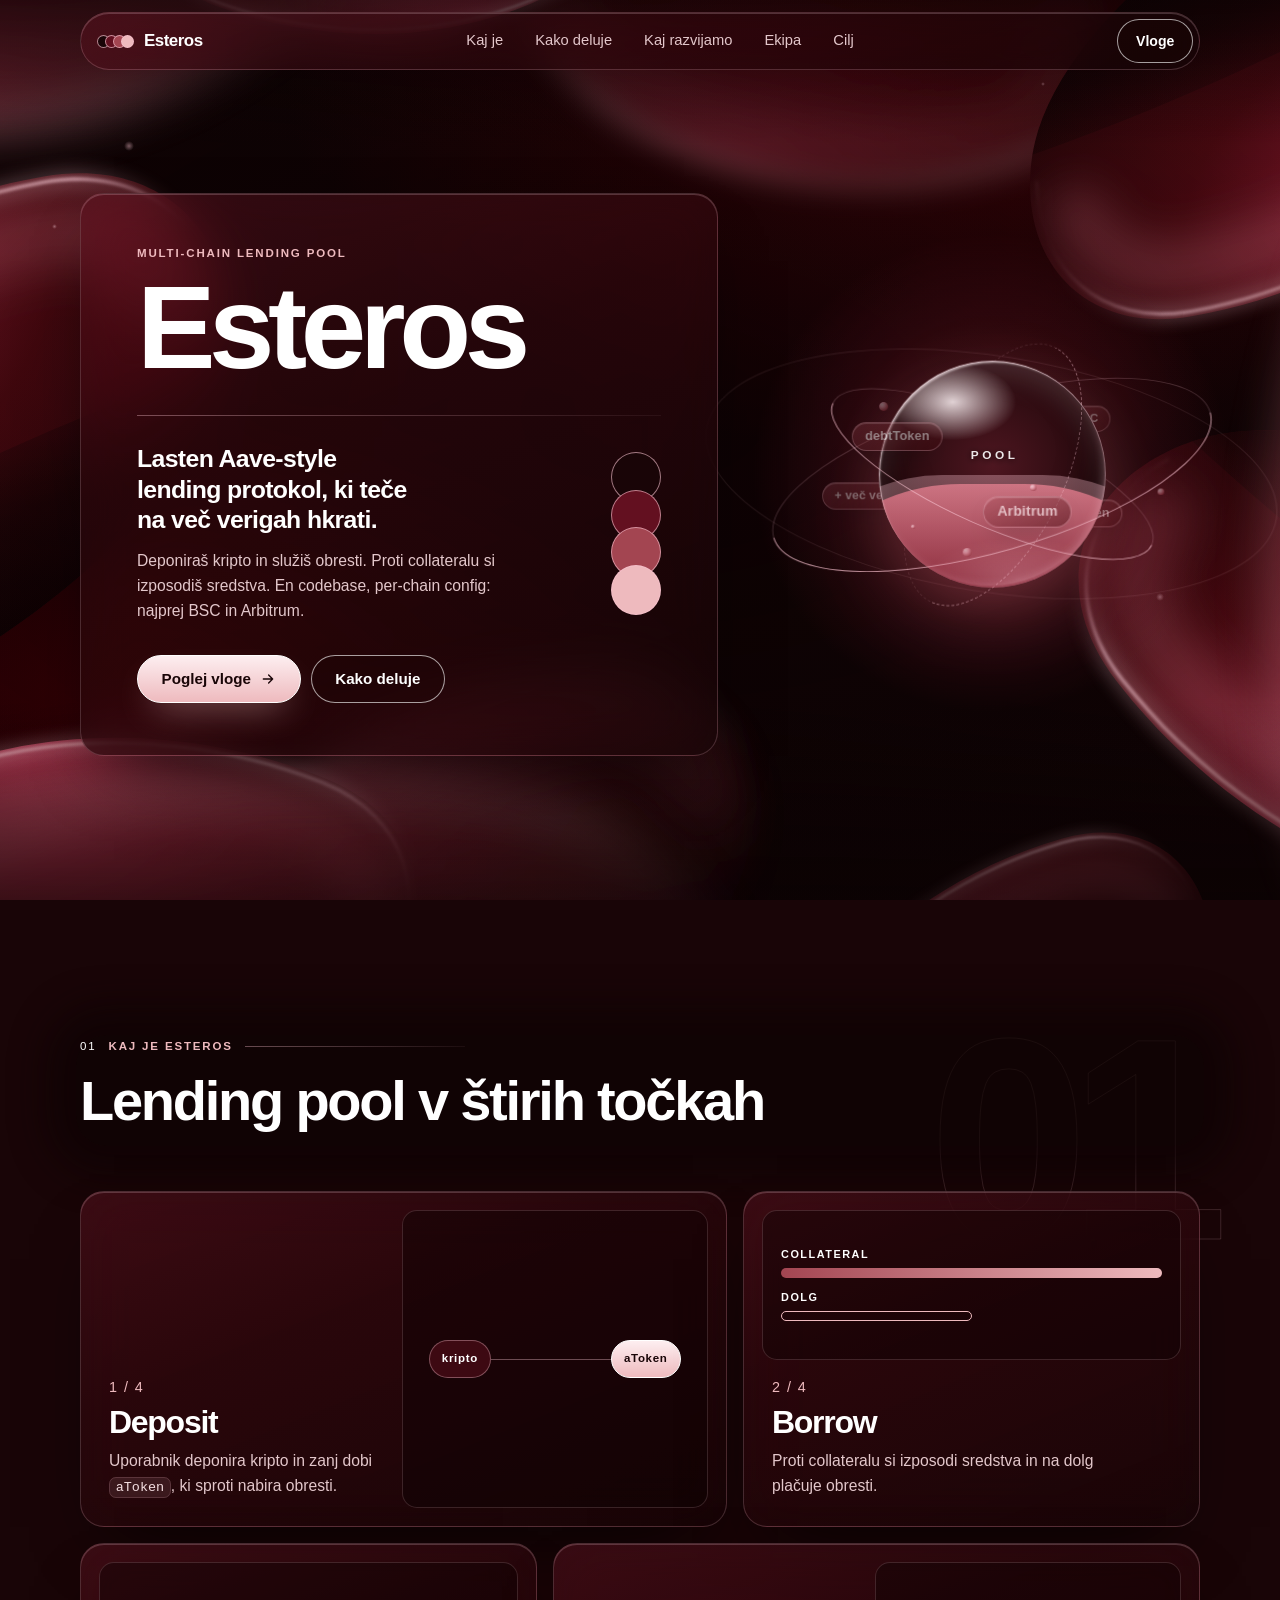
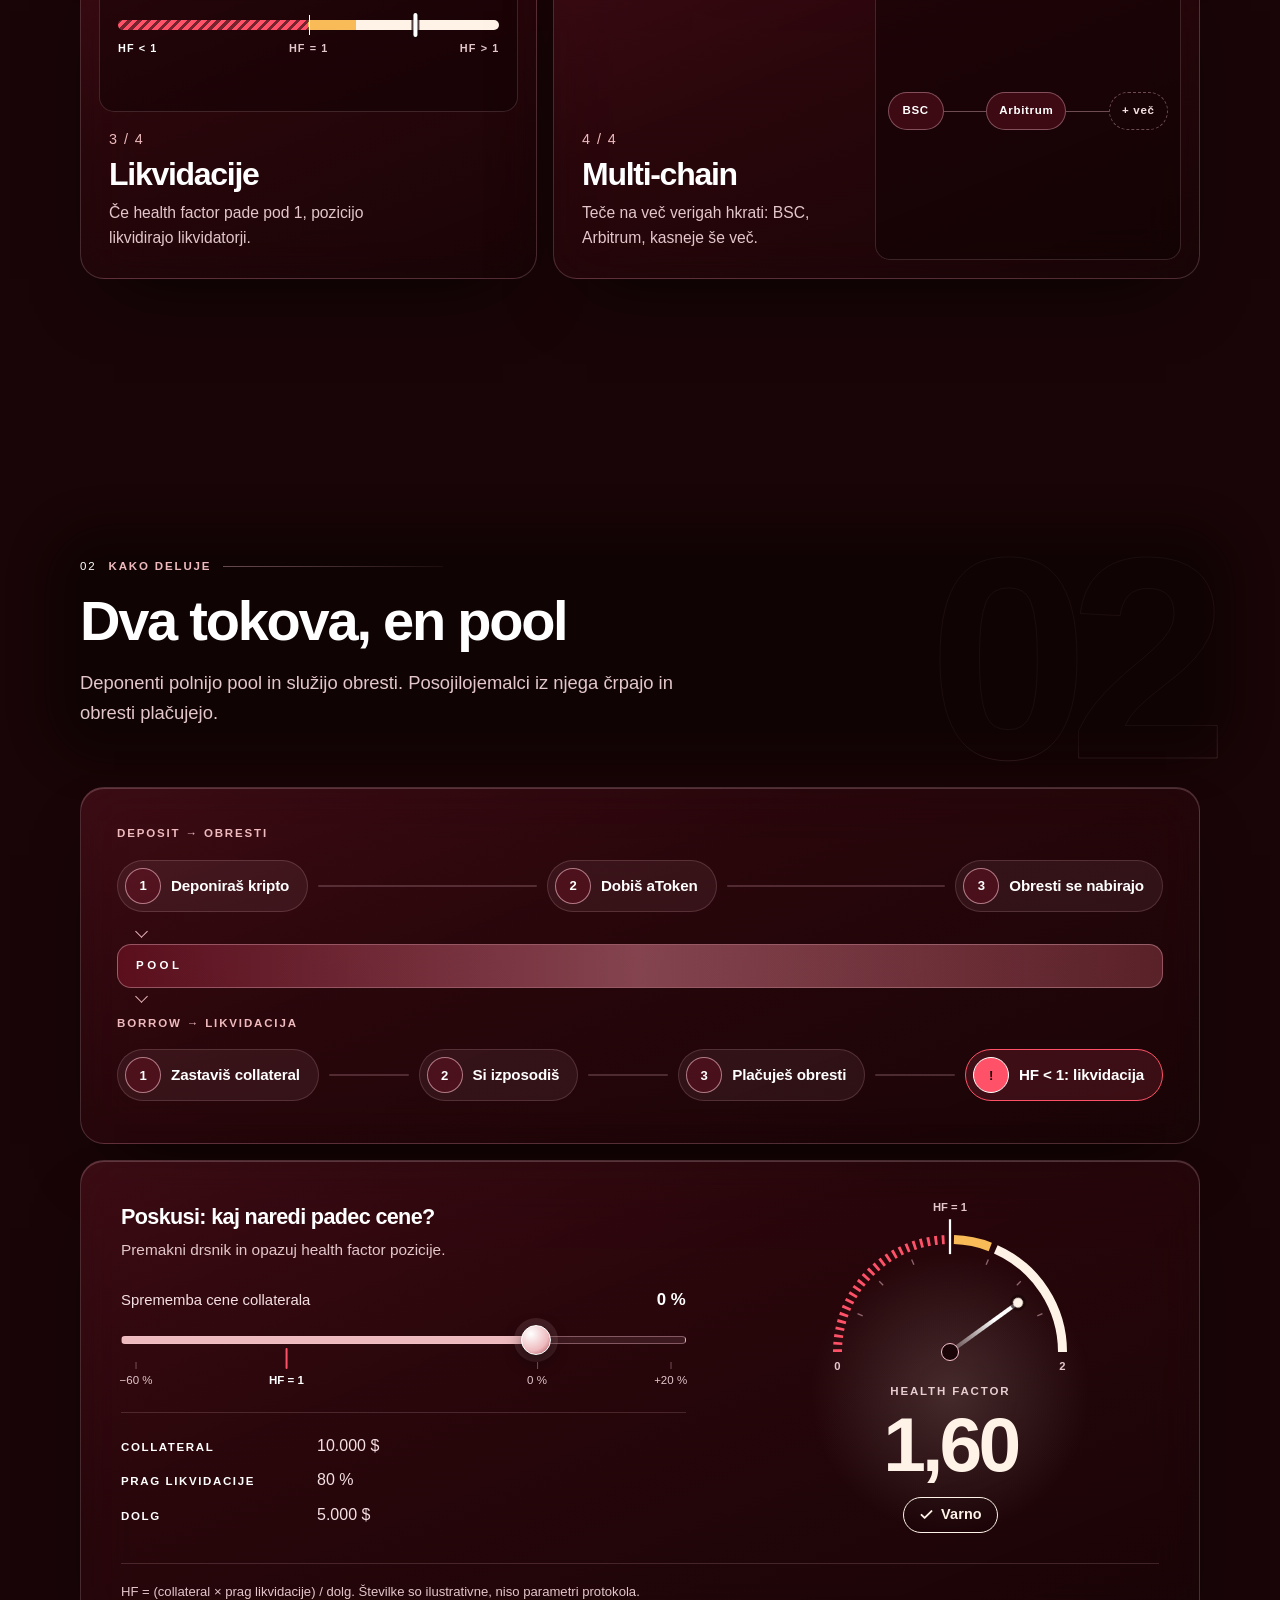
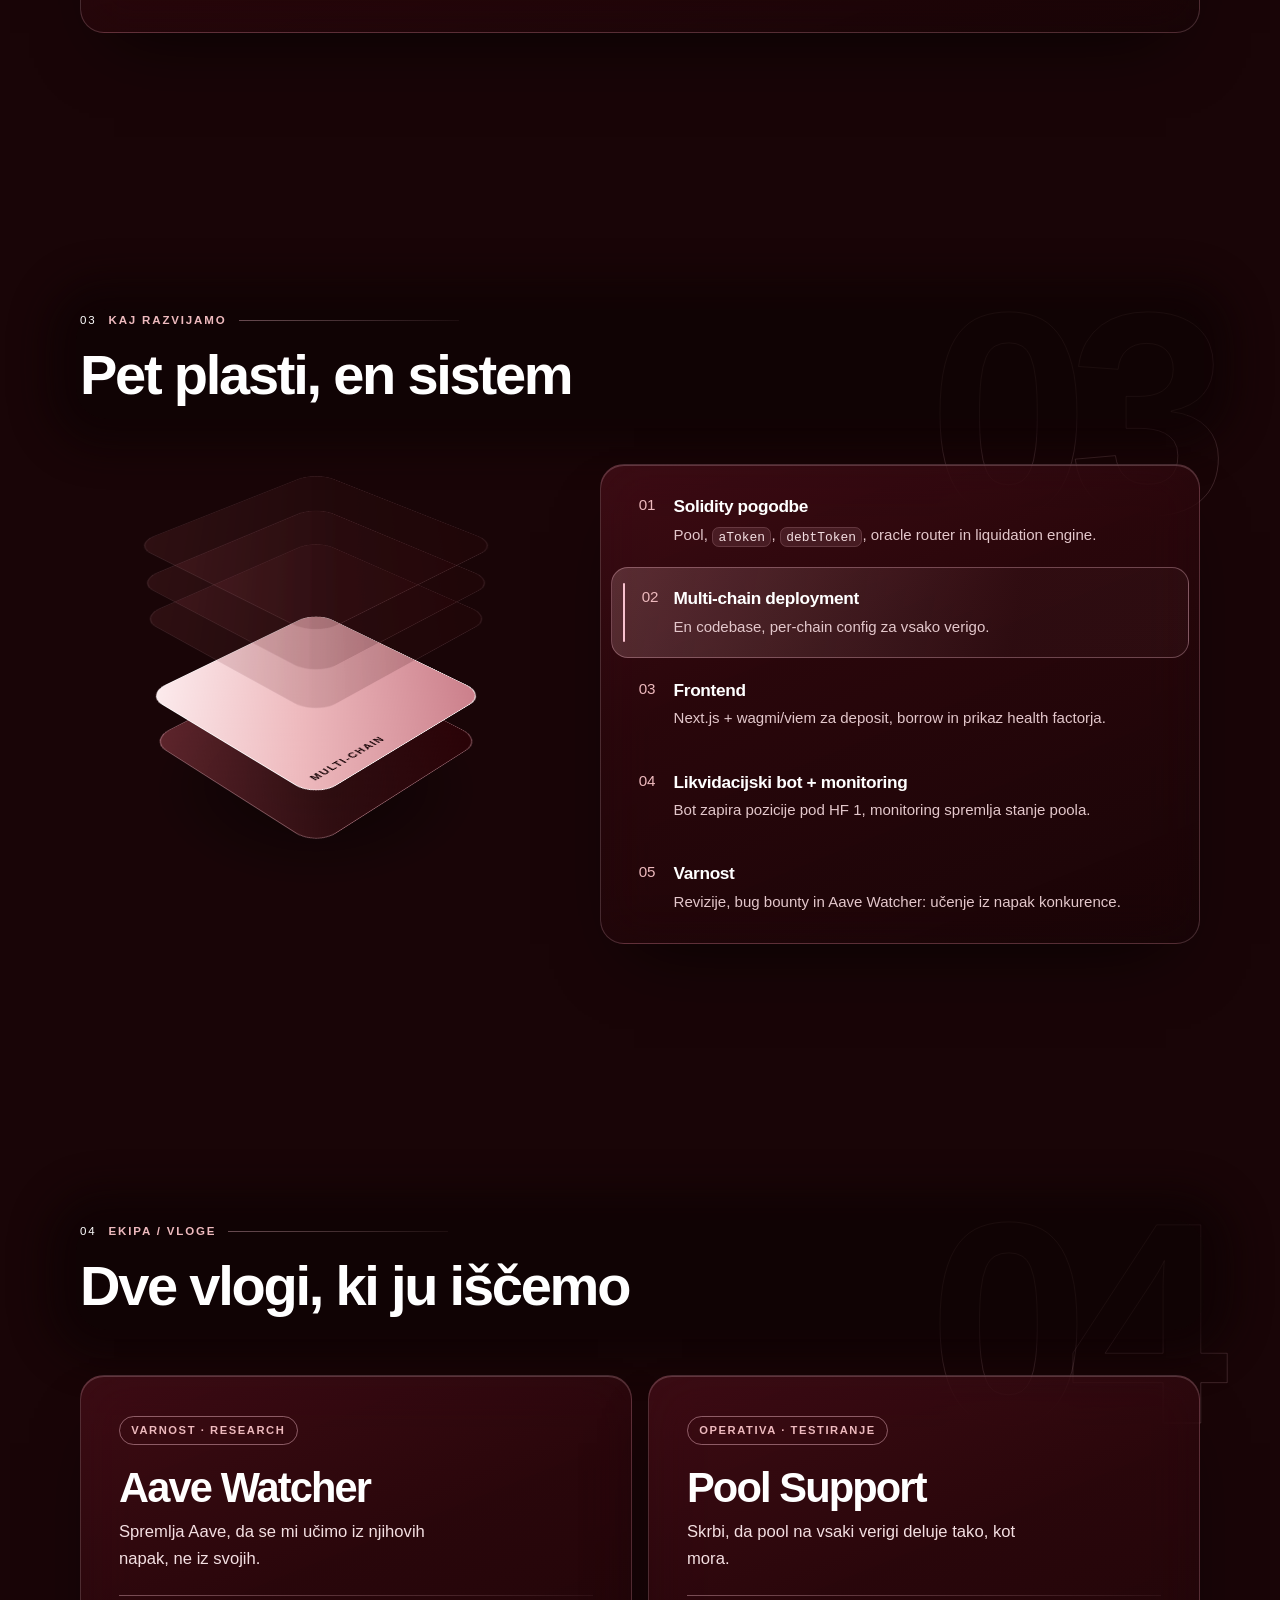
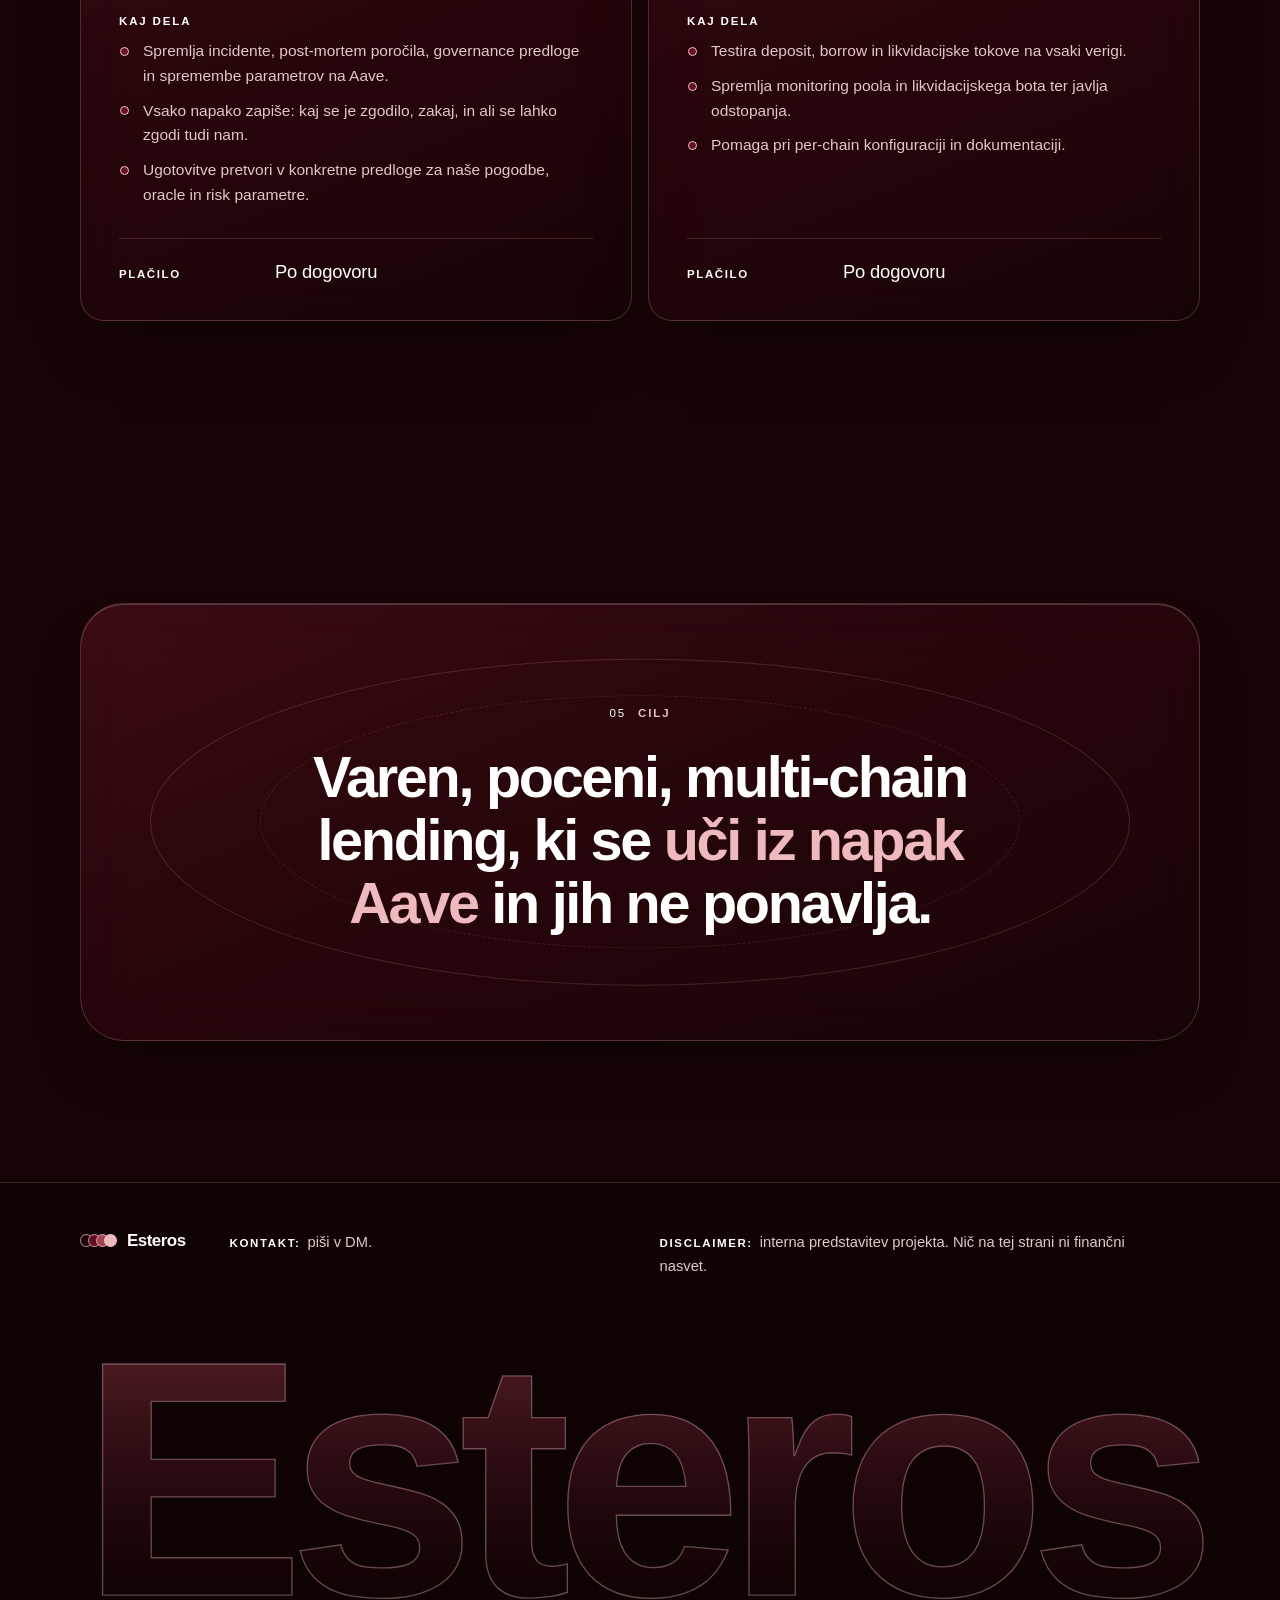
<file: esteros/index.html>
<!doctype html>
<html lang="sl">
<head>
<meta charset="utf-8">
<meta name="viewport" content="width=device-width, initial-scale=1">
<title>Esteros — multi-chain lending pool</title>
<meta name="description" content="Esteros je multi-chain lending pool: lasten Aave-style DeFi protokol. Pregled projekta in vlog za ekipo.">
<meta name="theme-color" content="#190507">
<script>(function(r){r.classList.add('js');addEventListener('error',function(){r.classList.remove('js')})})(document.documentElement)</script>
<style>
/* ============ tokens ============ */
:root{
  /* burgundy, sampled from the reference */
  --pit:#0e0304;--noir:#190507;--wine:#3a0207;--wine2:#471419;--burg:#631020;--rose:#a34551;--blush:#eebabe;--rim:#f8c2cf;
  --ink:#fff;--soft:#f4dfe2;--muted:#e3c7cb;
  --line:rgba(248,194,207,.17);--line2:rgba(248,194,207,.38);
  /* health-factor states: pearl / amber / hot red */
  --ok:#fff3e8;--warn:#f8bb58;--bad:#ff5269;
  /* one motion system */
  --out:cubic-bezier(.16,1,.3,1);--io:cubic-bezier(.65,0,.35,1);
  --spring:cubic-bezier(.3,1.3,.5,1);--bounce:cubic-bezier(.34,1.6,.6,1);
  --t1:.18s;--t2:.45s;--t3:.95s;--t4:1.35s;--stg:90ms;
  --r:24px;
  --sans:-apple-system,BlinkMacSystemFont,"SF Pro Display","Segoe UI","Helvetica Neue",Inter,Roboto,Arial,sans-serif;
}
@supports (transition-timing-function:linear(0,1)){
  :root{
    --spring:linear(0,.025,.09,.18,.283,.391,.497,.596,.685,.764,.831,.887,.932,.967,.993,1.013,1.025,1.033,1.037,1.038,1.037,1.035,1.031,1.027,1.023,1.019,1.015,1.012,1.009,1.006,1.004,1.003,1.001,1,.999,.999,1);
    --bounce:linear(0,.043,.153,.303,.471,.637,.788,.917,1.018,1.091,1.136,1.159,1.162,1.152,1.131,1.106,1.078,1.052,1.028,1.008,.993,.983,.976,.974,.974,.976,.98,.984,.989,.993,.996,.999,1.002,1.003,1.004,1.004,1.004,1.004,1.003,1.002,1);
  }
}
*,*::before,*::after{box-sizing:border-box}
html{scroll-behavior:smooth;-webkit-text-size-adjust:100%;overflow-x:hidden;overflow-x:clip}
body{margin:0;background:var(--noir);color:var(--ink);font:400 1rem/1.6 var(--sans);-webkit-font-smoothing:antialiased;overflow-x:hidden;overflow-x:clip}
h1,h2,h3,h4,p,ul,ol,dl,dd{margin:0}
ul,ol{padding:0;list-style:none}
a{color:inherit}
:focus-visible{outline:2px solid var(--rim);outline-offset:3px;border-radius:10px}
.wrap{position:relative;width:min(1120px,100% - 40px);margin-inline:auto}
section{position:relative;padding-block:clamp(76px,11vw,148px);scroll-margin-top:64px}
section,footer{overflow-x:clip}
.skip{position:fixed;left:12px;top:-60px;z-index:99;padding:12px 18px;border-radius:999px;background:var(--blush);color:var(--noir);font-weight:700;text-decoration:none}
.skip:focus{top:12px}
.hero:focus{outline:none}
.sr{position:absolute;width:1px;height:1px;margin:-1px;overflow:hidden;clip-path:inset(50%);white-space:nowrap;-webkit-user-select:none;user-select:none}
.defs{position:absolute;width:0;height:0;overflow:hidden}

/* ============ petal backdrop ============ */
.bg{position:fixed;left:0;top:0;width:100%;height:100vh;height:100lvh;z-index:-1;overflow:hidden;pointer-events:none;
  background:radial-gradient(90% 70% at 78% 8%,#3a0207 0%,transparent 62%),radial-gradient(80% 60% at 8% 78%,#310005 0%,transparent 60%),var(--pit)}
.pl{position:absolute;inset:-16vh -6vw;transform:translate3d(calc(var(--mx,0)*var(--k,0px)),calc(var(--my,0)*var(--k,0px)),0);
  transition:transform 1.4s var(--out),opacity 1.8s var(--out),scale 2.6s var(--out)}
.js .pl{opacity:0;scale:1.14}
.js.ready .pl{opacity:1;scale:1}
.sw{position:absolute;inset:0;will-change:transform}
.s1{animation:sw1 27s ease-in-out infinite alternate}
.s2{animation:sw2 34s ease-in-out infinite alternate}
.js .bg:not(.live) .sw{animation-play-state:paused}
@keyframes sw1{to{transform:rotate(1.8deg) scale(1.05) translate3d(1.2%,-1%,0)}}
@keyframes sw2{to{transform:rotate(-2.4deg) scale(1.08) translate3d(-1.6%,1.2%,0)}}
.pt{position:absolute;aspect-ratio:600/420;overflow:visible}
.far{position:absolute;inset:0;opacity:.5}
.f1{left:38%;top:-16vmax;width:50vmax;rotate:172deg;scale:-1 1}
.f2{left:6%;bottom:-20vmax;width:56vmax;rotate:-8deg}
.m1{left:-33vmax;top:27%;width:62vmax;rotate:-18deg}
.m2{right:-24vmax;top:-2%;width:54vmax;rotate:162deg}
.m3{right:-35vmax;bottom:8%;width:60vmax;rotate:-136deg}
.m4{left:-14vmax;bottom:-9vmax;width:54vmax;rotate:14deg}
.m5{left:14%;top:-13vmax;width:44vmax;rotate:192deg;opacity:.8}
.m6{right:6%;bottom:-17vmax;width:46vmax;rotate:-24deg;opacity:.85}
.n1{left:-26vmax;bottom:-36vmax;width:92vmax;rotate:6deg;opacity:.6}
.n2{left:-48vmax;top:-30vmax;width:84vmax;rotate:208deg;opacity:.6}
.n3{right:-60vmax;top:30%;width:88vmax;rotate:-74deg;opacity:.62}
.dust{position:absolute;border-radius:50%;background:radial-gradient(circle,#f8c2cf,rgba(248,194,207,0) 70%);opacity:.5}
.spot{position:absolute;left:0;top:0;width:76vmax;height:76vmax;margin:-38vmax 0 0 -38vmax;border-radius:50%;opacity:0;
  background:radial-gradient(closest-side,rgba(248,194,207,.1),rgba(163,69,81,.07) 45%,transparent);transition:opacity 1.2s var(--out),transform 1.2s var(--out)}
.vig{position:absolute;inset:0;background:linear-gradient(180deg,rgba(10,2,3,.55),transparent 16%,transparent 78%,rgba(10,2,3,.6)),radial-gradient(75% 60% at 50% 46%,rgba(14,3,4,.5) 0%,rgba(14,3,4,.12) 70%,transparent 100%)}

/* ============ glass ============ */
.glass{position:relative;isolation:isolate;border-radius:var(--r);
  background:linear-gradient(158deg,rgba(88,20,33,.52) 0%,rgba(48,9,15,.58) 38%,rgba(22,5,7,.7) 100%);
  -webkit-backdrop-filter:blur(26px) saturate(150%);backdrop-filter:blur(26px) saturate(150%);
  border:1px solid rgba(248,194,207,.2);
  box-shadow:inset 0 1px 0 rgba(255,226,232,.2),0 34px 70px -34px rgba(0,0,0,.8)}
.glass>*{position:relative;z-index:1}
@supports not ((backdrop-filter:blur(1px)) or (-webkit-backdrop-filter:blur(1px))){
  .glass{background:linear-gradient(158deg,#4a1320,#2a080d 40%,#190507)}
}
/* cursor / touch light: a blob moved with transform only */
.glass>.fx{position:absolute;inset:0;z-index:0;border-radius:inherit;overflow:hidden;pointer-events:none}
.fx i{position:absolute;left:0;top:0;width:520px;height:520px;margin:-260px 0 0 -260px;border-radius:50%;opacity:0;
  background:radial-gradient(closest-side,rgba(248,194,207,.2),rgba(248,194,207,.06) 45%,transparent);transition:opacity .5s var(--out)}
.glass>.fx.edge{inset:-1px;padding:1px;
  -webkit-mask:linear-gradient(#000 0 0) content-box,linear-gradient(#000 0 0);-webkit-mask-composite:xor;
  mask:linear-gradient(#000 0 0) content-box exclude,linear-gradient(#000 0 0)}
.fx.edge i{width:360px;height:360px;margin:-180px 0 0 -180px;background:radial-gradient(closest-side,rgba(255,236,240,.95),rgba(248,194,207,.35) 50%,transparent)}
.hot>.fx i{opacity:1}

/* ============ reveal system ============ */
[data-reveal]{--tt:.8s;--te:var(--spring);
  transition:opacity var(--t2) var(--out) var(--d,0s),translate var(--t3) var(--spring) var(--d,0s),rotate var(--t3) var(--spring) var(--d,0s),
    scale var(--t3) var(--spring) var(--d,0s),transform var(--tt) var(--te)}
.js [data-reveal]:not(.in){opacity:0;translate:0 44px}
.js [data-reveal="flip"]:not(.in){translate:0 70px;rotate:x -20deg;scale:.94}
.js [data-reveal="left"]:not(.in){translate:-56px 20px;rotate:y 24deg}
.js [data-reveal="right"]:not(.in){translate:56px 20px;rotate:y -24deg}
.js [data-reveal="zoom"]:not(.in){translate:0 30px;scale:.88}
.js [data-reveal="group"]:not(.in),.js [data-reveal="scene"]:not(.in),.js [data-reveal="stack"]:not(.in){opacity:1;translate:none}
[data-reveal="flip"]{rotate:x 0deg;transform-origin:50% 100%}
[data-reveal="left"],[data-reveal="right"]{rotate:y 0deg}
[data-in]{transition:opacity var(--t3) var(--out) var(--d,0s),translate var(--t3) var(--out) var(--d,0s)}
.js [data-reveal]:not(.in) [data-in]{opacity:0;translate:0 26px}
[data-in="mask"]{overflow:hidden;padding:.08em 0 .16em;margin:-.08em 0 -.16em}
[data-in="mask"]>span{display:block;transition:translate var(--t4) var(--out) var(--d,0s)}
.js [data-reveal]:not(.in) [data-in="mask"]{opacity:1;translate:none}
.js [data-reveal]:not(.in) [data-in="mask"]>span{translate:0 118%}
.rule{display:block;height:1px;border:0;margin:0;background:linear-gradient(90deg,var(--line2),rgba(248,194,207,.06));transform-origin:0 50%;transition:scale var(--t4) var(--out) calc(var(--d,0s) + .15s)}
.js [data-reveal]:not(.in) .rule{scale:0 1}
.tilt{transform:perspective(1100px) rotateX(calc(var(--py,0)*var(--ax,-3.5deg))) rotateY(calc(var(--px,0)*var(--ay,4.5deg)))}
.tilt.hot{--tt:.2s;--te:var(--out)}
.lift{transition:transform .7s var(--spring);transform:translate(calc(var(--px,0)*9px),calc(var(--py,0)*9px))}

/* ============ type ============ */
.eyebrow{display:flex;align-items:center;gap:12px;font:700 .72rem/1 var(--sans);letter-spacing:.16em;text-transform:uppercase;color:var(--blush);margin-bottom:20px}
.eyebrow b{font-weight:300;color:var(--ink);font-variant-numeric:tabular-nums}
.eyebrow .rule{flex:1;max-width:220px}
h2{font-size:clamp(2rem,6vw,3.5rem);line-height:1.04;letter-spacing:-.04em;font-weight:800;text-wrap:balance}
.lede{color:var(--muted);font-size:clamp(1rem,2.1vw,1.15rem);max-width:58ch;margin-top:18px;text-wrap:pretty}
.head{position:relative;margin-bottom:clamp(32px,5.5vw,60px)}
.head::before{content:"";position:absolute;z-index:-1;inset:-6px -4px;border-radius:30px;background:rgba(14,3,4,.7);box-shadow:0 0 34px 30px rgba(14,3,4,.7);pointer-events:none}
.head>:nth-child(2){--d:var(--stg)}.head>:nth-child(3){--d:calc(var(--stg)*2)}
.ghost{position:absolute;right:-.03em;top:-.16em;z-index:-1;font-weight:800;font-size:clamp(7.5rem,27vw,18rem);line-height:1;letter-spacing:-.07em;
  color:rgba(248,194,207,.05);pointer-events:none;-webkit-user-select:none;user-select:none}
@supports (-webkit-text-stroke:1px #000){.ghost{color:transparent;-webkit-text-stroke:1px rgba(248,194,207,.17)}}
code{font:500 .86em ui-monospace,"SF Mono",SFMono-Regular,Menlo,Consolas,monospace;padding:.12em .42em;border-radius:7px;background:rgba(248,194,207,.1);border:1px solid var(--line);white-space:nowrap;color:var(--soft)}

/* ============ nav ============ */
.progress{position:fixed;inset:0 0 auto;height:2px;z-index:60;pointer-events:none}
.progress i{display:block;height:100%;transform-origin:0 50%;transform:scaleX(0);background:linear-gradient(90deg,var(--burg),var(--rim))}
.nav{position:fixed;top:12px;left:0;right:0;margin-inline:auto;z-index:50;width:min(1120px,100% - 24px);
  display:flex;align-items:center;justify-content:space-between;gap:12px;padding:6px 6px 6px 16px;border-radius:999px;
  transition:translate var(--t4) var(--spring) .1s,opacity var(--t3) var(--out) .1s}
.nav::after{content:"";position:absolute;inset:0;border-radius:inherit;background:rgba(14,3,4,.5);opacity:0;transition:opacity var(--t2) var(--out)}
.nav.scrolled::after{opacity:1}
.js:not(.ready) .nav{translate:0 -90px;opacity:0}
.brand{display:inline-flex;align-items:center;gap:10px;min-height:44px;font-weight:800;letter-spacing:-.03em;font-size:1.06rem;text-decoration:none}
.mark{display:inline-flex}
.mark i{width:13px;height:13px;border-radius:50%;border:1px solid rgba(248,194,207,.7);margin-left:-5px;transition:translate .6s var(--bounce)}
.mark i:first-child{margin-left:0}
.mark i:nth-child(1),.swatches i:nth-child(1){background:#190507}
.mark i:nth-child(2),.swatches i:nth-child(2){background:#631020}
.mark i:nth-child(3),.swatches i:nth-child(3){background:#a34551}
.mark i:nth-child(4),.swatches i:nth-child(4){background:#eebabe}
.brand:hover .mark i:nth-child(2){translate:2px 0}.brand:hover .mark i:nth-child(3){translate:4px 0}.brand:hover .mark i:nth-child(4){translate:6px 0}
.links{display:none;position:relative}
.links ul{display:flex;gap:2px}
.links a{display:flex;align-items:center;min-height:44px;padding:0 15px;border-radius:999px;text-decoration:none;font-size:.92rem;color:var(--muted);transition:color var(--t2) var(--out)}
.links a:hover,.links a.cur{color:var(--ink)}
.nav-dot{position:absolute;left:-9px;bottom:3px;width:18px;height:3px;border-radius:3px;background:var(--rim);opacity:0;
  transition:transform .8s var(--spring),opacity var(--t2) var(--out)}
@media (min-width:860px){.links{display:block}}

/* ============ buttons ============ */
.btn{position:relative;isolation:isolate;overflow:hidden;display:inline-flex;align-items:center;justify-content:center;gap:.6em;min-height:48px;padding:0 1.55em;border-radius:999px;
  font-weight:600;font-size:.95rem;text-decoration:none;color:var(--ink);border:1px solid rgba(255,255,255,.62);background:rgba(25,5,7,.25);
  transform:translate(var(--bx,0px),var(--by,0px)) scale(var(--bs,1));
  transition:transform .7s var(--bounce),color var(--t2) var(--out)}
.btn::before{content:"";position:absolute;z-index:-1;left:var(--ox,50%);top:var(--oy,50%);width:260%;aspect-ratio:1;margin:-130% 0 0 -130%;border-radius:50%;
  background:var(--blush);transform:scale(0);transition:transform .7s var(--out)}
.btn svg{width:1.05em;height:1.05em;fill:none;stroke:currentColor;stroke-width:2;stroke-linecap:round;stroke-linejoin:round;transition:transform .6s var(--bounce)}
.btn:active{--bs:.94;transition-duration:.12s,var(--t2)}
.btn.primary{color:var(--noir);border-color:#fff;background:linear-gradient(180deg,#fdeef0,#eebabe);box-shadow:0 16px 36px -16px rgba(238,186,190,.7)}
.btn.primary::before{background:#fff}
.btn.small{min-height:44px;padding:0 1.25em;font-size:.88rem}
@media (hover:hover){
  .btn:hover{color:var(--noir)}.btn:hover::before{transform:scale(1)}.btn:hover svg{transform:translateX(4px)}
}
@media (hover:none){
  .btn:active{color:var(--noir)}.btn:active::before{transform:scale(1);transition-duration:.25s}
}

/* ============ hero ============ */
.hero{min-height:100vh;min-height:100svh;display:grid;align-items:center;padding-block:84px 48px}
.hero-grid{display:grid;justify-items:center;grid-template-columns:minmax(0,1fr)}
.scene{position:relative;z-index:0;width:min(74vw,320px);aspect-ratio:1;margin-bottom:-58px}
.scene-tilt{position:absolute;inset:0;will-change:transform}
.halo{position:absolute;inset:-20%;border-radius:50%;background:radial-gradient(closest-side,rgba(163,69,81,.5),rgba(99,16,32,.26) 46%,transparent 72%)}
.live .halo{animation:breathe 6.5s ease-in-out infinite alternate}
@keyframes breathe{from{opacity:.65;transform:scale(.94)}to{opacity:1;transform:scale(1.05)}}
.ring{position:absolute;left:50%;top:50%;border-radius:50%;border:1px solid rgba(248,194,207,.2);z-index:1;transition:scale var(--t4) var(--out) var(--d,0s),opacity var(--t3) var(--out) var(--d,0s)}
.ring.front{z-index:3;clip-path:inset(50% -2px -2px -2px);border-color:rgba(248,194,207,.62)}
.ring.a{width:96%;height:32.6%;margin:-16.3% 0 0 -48%;rotate:-16deg;--d:.35s}
.ring.b{width:74%;height:22.2%;margin:-11.1% 0 0 -37%;rotate:24deg;--d:.5s}
.ring.c{width:60%;height:30%;margin:-15% 0 0 -30%;rotate:-64deg;--d:.65s;border-style:dashed;border-color:rgba(248,194,207,.14)}
.ring.c.front{border-color:rgba(248,194,207,.4)}
.ring.d{width:122%;height:50%;margin:-25% 0 0 -61%;rotate:9deg;--d:.8s;border-color:rgba(248,194,207,.1)}
.orb{position:absolute;left:50%;top:50%;width:48%;aspect-ratio:1;margin:-24% 0 0 -24%;border-radius:50%;z-index:2;overflow:hidden;pointer-events:auto;
  background:radial-gradient(circle at 50% 46%,#4d1620,#190507 80%);
  box-shadow:inset 0 0 0 1px rgba(248,194,207,.4),inset 0 12px 28px rgba(248,194,207,.2),inset 0 -24px 40px rgba(8,1,2,.75),0 36px 80px -20px rgba(163,69,81,.6);
  transition:scale var(--t4) var(--bounce) .2s,opacity var(--t3) var(--out) .2s}
.orb i{position:absolute;left:-50%;top:54%;width:200%;aspect-ratio:1;border-radius:43%;background:linear-gradient(180deg,#b9505f,#7a1628 22%,#3a0207 60%)}
.orb i+i{top:50%;border-radius:39%;opacity:.34;background:linear-gradient(180deg,#f8c2cf,#a34551 30%,#631020)}
.live .orb i{animation:spin 11s linear infinite}
.live .orb i+i{animation-duration:17s;animation-direction:reverse}
@keyframes spin{to{transform:rotate(360deg)}}
.orb .spec{position:absolute;inset:0;border-radius:50%;will-change:transform;
  background:radial-gradient(ellipse 40% 24% at 33% 19%,rgba(255,244,246,.85),transparent 70%),radial-gradient(ellipse 58% 26% at 62% 97%,rgba(248,194,207,.26),transparent 70%)}
.orb::after{content:"";position:absolute;inset:0;border-radius:50%;box-shadow:inset 2px 3px 2px -1px rgba(255,240,244,.6),inset -4px -5px 8px -3px rgba(248,194,207,.3)}
.orb b{position:absolute;left:0;right:0;top:39%;text-shadow:0 1px 6px rgba(14,3,4,.9);text-align:center;z-index:1;font:700 clamp(.56rem,1.7vw,.74rem)/1 var(--sans);letter-spacing:.3em;text-indent:.3em;color:rgba(255,255,255,.9)}
.ripple{position:absolute;left:50%;top:50%;width:48%;aspect-ratio:1;margin:-24% 0 0 -24%;border-radius:50%;border:1px solid var(--rim);opacity:0;z-index:1;pointer-events:none}
.js [data-reveal="scene"]:not(.in) .orb{scale:.3;opacity:0}
.js [data-reveal="scene"]:not(.in) .ring{scale:.2;opacity:0}
.chip,.bead{position:absolute;white-space:nowrap;will-change:transform}
.chip{padding:.55em .95em;border-radius:999px;font:600 clamp(.66rem,2.1vw,.8rem)/1 var(--sans);letter-spacing:.01em;color:#fff;
  background:linear-gradient(150deg,rgba(163,69,81,.62),rgba(58,2,7,.78));border:1px solid rgba(248,194,207,.55);
  box-shadow:inset 0 1px 0 rgba(255,226,232,.35),0 10px 22px -10px rgba(0,0,0,.7)}
.bead{width:var(--s,9px);aspect-ratio:1;border-radius:50%;background:radial-gradient(circle at 32% 28%,#fff,#f8c2cf 28%,#a34551 68%,#631020)}
.js .chip,.js .bead{left:50%!important;top:50%!important}

.hero-card{position:relative;z-index:1;width:100%;max-width:640px;padding:28px 24px 26px;--ax:-1.6deg;--ay:2deg}
.js [data-reveal="card"]:not(.in){translate:0 60px;rotate:x 12deg;scale:.95}
[data-reveal="card"]{rotate:x 0deg;transform-origin:50% 100%;--d:.12s}
.hero-card .eyebrow{margin-bottom:14px;--d:.3s}
.hero h1{font-size:clamp(3.3rem,19vw,8.2rem);white-space:nowrap;line-height:.9;letter-spacing:-.055em;font-weight:800;padding-bottom:.08em;--d:.36s}
.hero h1 .ch{display:inline-block;transform-origin:50% 100%;transform:perspective(520px) rotateX(0deg);transition:opacity var(--t2) var(--out) var(--cd),transform var(--t4) var(--bounce) var(--cd)}
.js .hero-card:not(.in) h1 .ch{opacity:0;transform:perspective(520px) translateY(.45em) rotateX(-82deg)}
.hero-card>.rule{margin:18px 0 20px;--d:.6s}
.duo{display:flex;align-items:center;justify-content:space-between;gap:18px}
.hero .one{font-size:clamp(1.14rem,3.4vw,1.55rem);line-height:1.24;letter-spacing:-.025em;font-weight:650;max-width:23ch;text-wrap:balance;--d:.72s}
.hero .sub{color:var(--muted);margin-top:12px;max-width:44ch;font-size:.98rem;text-wrap:pretty;--d:.82s}
.swatches{display:flex;flex-direction:column;flex:none;--sw:30px}
.swatches i{width:var(--sw);height:var(--sw);border-radius:50%;border:1px solid rgba(248,194,207,.62);margin-top:calc(var(--sw)*-.25);
  transition:translate var(--t3) var(--bounce) calc(1.05s + var(--n)*var(--stg)),opacity var(--t2) var(--out) calc(1.05s + var(--n)*var(--stg))}
.swatches i:first-child{margin-top:0}
.js .hero-card:not(.in) .swatches i{opacity:0;translate:0 -46px}
.hero-card.settled .swatches i{transition-delay:0s}
.hero-card.settled h1 .ch{transform:none;transition:none}
.hero-card.hot .swatches i{translate:0 calc(var(--n)*5px)}
.cta{display:flex;flex-wrap:wrap;gap:10px;margin-top:24px;--d:.94s}
.cta .btn{flex:1 1 auto;white-space:nowrap}
@media (max-width:420px){.cta{gap:8px}.cta .btn{padding:0 1em;font-size:.92rem}}
@media (min-width:600px){.cta .btn{flex:0 0 auto}}
@media (min-width:600px){.hero-card{padding:40px 40px 38px}.swatches{--sw:40px}.scene{width:min(60vw,400px);margin-bottom:-70px}}
@media (max-height:560px) and (max-width:979px){.scene{width:min(42vh,220px);margin-bottom:-34px}.chip{font-size:.58rem;padding:.42em .7em}}
@media (min-width:980px){
  .hero{padding-block:110px 60px}
  .hero-grid{grid-template-columns:minmax(0,1.14fr) minmax(0,.86fr);align-items:center;justify-items:stretch}
  .scene{order:2;justify-self:end;width:min(37vw,540px);margin:0 clamp(-90px,(1200px - 100vw)*.37,14px) 0 0}
  .hero-card{max-width:none;padding:54px 56px 52px}
  .hero h1{font-size:clamp(5rem,9.2vw,8rem)}
  .hero-card>.rule{margin:26px 0 28px}
  .swatches{--sw:50px}
  .cta{margin-top:32px}
}
@supports (height:100svh){
@media (max-width:599px){
  .hero{--q:clamp(0px,(700px - 100svh)*.2,12px);padding-block:calc(84px - var(--q)*.67) calc(48px - var(--q)*1.67)}
  .scene{--sz:min(74vw,320px,max(min(54vw,31svh),128svh - 704px));width:var(--sz);margin-bottom:max(-58px,var(--sz)*-.22)}
  .hero-card{padding:calc(28px - var(--q)*.5) calc(24px - var(--q)*.17) calc(26px - var(--q)*.5)}
  .hero-card .eyebrow{margin-bottom:calc(14px - var(--q)*.33)}
  .hero-card>.rule{margin:calc(18px - var(--q)*.5) 0 calc(20px - var(--q)*.5)}
  .hero .sub{margin-top:calc(12px - var(--q)*.33)}
  .cta{margin-top:calc(24px - var(--q)*.67)}
}}

/* ============ cards + bento ============ */
.cards{display:grid;gap:14px}
@media (min-width:600px){.cards{grid-template-columns:repeat(2,1fr);gap:16px}}
.cards>li,.bento>li{display:flex;perspective:1400px}
.bento{display:grid;gap:14px;grid-template-columns:minmax(0,1fr)}
.cell{display:flex;flex-direction:column;gap:20px;width:100%;padding:14px 14px 24px}
.txt{padding:0 10px}
.cell .n{display:block;font:300 .9rem/1 var(--sans);letter-spacing:.1em;font-variant-numeric:tabular-nums;color:var(--blush)}
.cell h3{font-size:clamp(1.55rem,3.2vw,2rem);letter-spacing:-.04em;line-height:1.05;font-weight:800;margin:12px 0 8px}
.cell p{color:var(--muted);font-size:.98rem;max-width:38ch;text-wrap:pretty}
.fig{position:relative;min-height:116px;border-radius:15px;overflow:hidden;display:flex;align-items:center;justify-content:center;padding:18px;
  background:rgba(14,3,4,.42);border:1px solid var(--line);font:700 .72rem/1 var(--sans);letter-spacing:.06em;color:#fff}
.tok{position:relative;flex:none;display:grid;place-items:center;min-width:56px;height:38px;padding:0 12px;border-radius:999px;white-space:nowrap;
  border:1px solid var(--line2);background:rgba(99,16,32,.5)}
.tok.hot{background:linear-gradient(180deg,#fdeef0,#eebabe);border-color:#fff;color:var(--noir)}
.tok.dash{border-style:dashed;background:none;color:var(--soft)}
.wire{position:relative;flex:1 1 18px;max-width:120px;height:1px;background:var(--line2)}
.wire::after{content:"";position:absolute;inset:-3px 0;background:radial-gradient(circle,var(--rim) 0 2.5px,transparent 3.5px) 0 50%/7px 7px no-repeat;opacity:0}
.live .wire::after{animation:run-x 2.8s var(--io) var(--dl,0s) infinite}
@keyframes run-x{0%{transform:translateX(0);opacity:0}12%,70%{opacity:1}85%,100%{transform:translateX(calc(100% - 7px));opacity:0}}
.tok.hot i{position:absolute;left:calc(22% + var(--i)*26%);top:-4px;width:5px;height:5px;border-radius:50%;background:var(--rim);opacity:0}
.live .tok.hot i{animation:rise 2.8s ease-out calc(var(--i)*.55s + .6s) infinite}
@keyframes rise{0%{transform:translateY(4px) scale(.4);opacity:0}25%{opacity:1}100%{transform:translateY(-30px) scale(1);opacity:0}}
.f-bor{flex-direction:column;align-items:stretch;justify-content:center;gap:14px}
.f-bor div{display:grid;gap:8px;text-transform:uppercase;letter-spacing:.14em;font-size:.68rem}
.f-bor i{display:block;height:10px;border-radius:99px;background:linear-gradient(90deg,var(--rose),var(--blush));transform-origin:0 50%;transition:scale var(--t4) var(--out) calc(var(--d,0s) + .45s)}
.f-bor div+div i{width:50%;background:none;border:1px solid var(--blush);transition-delay:calc(var(--d,0s) + .7s)}
.js .cell:not(.in) .f-bor i{scale:0 1}
.f-liq{flex-direction:column;align-items:stretch;justify-content:center;gap:13px}
.mini{position:relative;height:10px;border-radius:99px;background:linear-gradient(90deg,var(--bad) 0 50%,var(--warn) 50% 62.5%,var(--ok) 62.5%)}
.mini::before{content:"";position:absolute;left:0;top:0;bottom:0;width:50%;border-radius:99px 0 0 99px;background:repeating-linear-gradient(135deg,rgba(25,5,7,.6) 0 3px,transparent 3px 7px)}
.mini::after{content:"";position:absolute;left:50%;top:-5px;bottom:-5px;width:1px;background:#fff}
.mk{position:absolute;left:0;right:0;top:-7px;height:24px;transform:translateX(78%)}
.mk::after{content:"";position:absolute;left:-2px;top:0;width:4px;height:24px;border-radius:4px;background:#fff;box-shadow:0 0 0 2px rgba(25,5,7,.75)}
.live .mk{animation:swing 7s var(--io) infinite alternate}
@keyframes swing{0%,18%{transform:translateX(78%)}82%,100%{transform:translateX(38%)}}
.f-liq p{display:grid;grid-template-columns:1fr auto 1fr;font-size:.68rem;letter-spacing:.1em;color:var(--muted);max-width:none}
.f-liq p b{color:#fff;font-weight:700}
.f-liq p span:last-child{text-align:right}
@media (min-width:680px){.bento{grid-template-columns:repeat(2,minmax(0,1fr));gap:16px}}
@media (max-width:679px){.bento>li{--d:0s!important}}
@media (max-width:599px){.cards .role{--d:0s!important}}
@media (min-width:1020px){
  .bento{grid-template-columns:repeat(12,minmax(0,1fr))}
  .bento>li{grid-column:span 5}
  .bento>li.wide{grid-column:span 7}
  .cell{padding:18px 18px 28px}
  .fig{min-height:150px}
  .wide .cell{flex-direction:row-reverse;align-items:stretch;gap:26px;padding:18px}
  .wide .fig{flex:1.05;min-height:212px;padding-inline:12px}
  .wide .txt{flex:1;align-self:flex-end;padding:0 0 10px 10px}
}

/* ============ flows ============ */
.flows{padding:8px 22px}
.flowbox{padding:22px 0 24px}
.pool{position:relative;transform-origin:0 50%;transition:scale var(--t4) var(--out) .55s,opacity var(--t3) var(--out) .55s}
.js .flows:not(.in) .pool{scale:0 1;opacity:0}
.liq{position:relative;height:44px;border-radius:14px;overflow:hidden;display:flex;align-items:center;padding:0 18px;border:1px solid var(--line2);
  background:linear-gradient(90deg,rgba(99,16,32,.85),rgba(163,69,81,.45));font:700 .72rem/1 var(--sans);letter-spacing:.3em;text-transform:uppercase;color:#fff}
.liq::before{content:"";position:absolute;inset:0 -100% 0 0;background:linear-gradient(90deg,transparent,rgba(248,194,207,.26) 25%,transparent 50%,rgba(248,194,207,.26) 75%,transparent)}
.live .liq::before{animation:liq 8s linear infinite}
@keyframes liq{to{transform:translateX(-50%)}}
.liq span{position:relative}
.pool>i{position:absolute;left:13px;width:9px;height:9px;border:solid var(--blush);border-width:0 1.5px 1.5px 0;transform:rotate(45deg)}
.pool>i.in{top:-17px}.pool>i.out{bottom:-13px}
.live .pool>i{animation:nudge 1.8s ease-in-out infinite alternate}
@keyframes nudge{from{transform:translateY(-2px) rotate(45deg)}to{transform:translateY(2px) rotate(45deg)}}
.flowbox h3{font:700 .72rem/1 var(--sans);letter-spacing:.16em;text-transform:uppercase;color:var(--blush);margin-bottom:20px}
.flow{display:flex;flex-direction:column}
.step{display:flex;align-items:center;gap:14px;font-weight:600;font-size:1rem;letter-spacing:-.01em;
  transition:opacity var(--t3) var(--out) calc(var(--n)*130ms + .2s),translate var(--t3) var(--spring) calc(var(--n)*130ms + .2s)}
.step span{position:relative;display:grid;place-items:center;flex:none;width:36px;height:36px;border-radius:50%;font:600 .82rem/1 var(--sans);
  border:1px solid rgba(248,194,207,.6);background:rgba(99,16,32,.5);color:#fff}
.step span::after{content:"";position:absolute;inset:-1px;border-radius:50%;border:1px solid var(--rim);opacity:0}
.step.danger{color:#fff}
.step.danger span{background:var(--bad);border-color:#fff;color:var(--noir);font-weight:800}
.step.danger span::after{border-color:var(--bad)}
.pipe{position:relative;flex:none;overflow:hidden;width:2px;height:24px;margin:5px 0 5px 17px;border-radius:2px;background:rgba(248,194,207,.2);transform-origin:50% 0;
  transition:scale var(--t3) var(--out) calc(var(--n)*130ms + .32s)}
.pipe::after{content:"";position:absolute;inset:0;background:linear-gradient(180deg,transparent,var(--rim) 70%,#fff);transform:translateY(-102%)}
.js .flows:not(.in) .step{opacity:0;translate:-18px 0}
.js .flows:not(.in) .pipe{scale:1 0}
.live .pipe::after{animation:drop-y 3.4s var(--io) infinite;animation-delay:calc(var(--n)*.6s + 1s)}
.live .step span{animation:beat 3.4s var(--out) infinite;animation-delay:calc(var(--n)*.6s + .5s)}
.live .step span::after{animation:ping 3.4s var(--out) infinite;animation-delay:calc(var(--n)*.6s + .5s)}
@keyframes drop-y{0%{transform:translateY(-102%)}26%,100%{transform:translateY(102%)}}
@keyframes drop-x{0%{transform:translateX(-102%)}26%,100%{transform:translateX(102%)}}
@keyframes beat{0%,18%,100%{transform:scale(1)}6%{transform:scale(1.16)}}
@keyframes ping{0%{transform:scale(1);opacity:.9}22%,100%{transform:scale(1.9);opacity:0}}
@media (min-width:720px) and (max-width:1019px){
  .flows{display:grid;grid-template-columns:1fr 1fr;padding:10px 32px 28px}
  .flowbox:last-child{border-left:1px solid var(--line);padding-left:32px}
  .pool{grid-column:1/-1;grid-row:2}
  .pool>i{display:none}
}
@media (min-width:1020px){
  .flows{padding:10px 36px}
  .flowbox{padding:30px 0 32px}
  .pool>i{left:20px}
  .flow{flex-direction:row;flex-wrap:wrap;align-items:center;row-gap:12px}
  .step{gap:10px;padding:7px 18px 7px 7px;border-radius:999px;background:rgba(248,194,207,.07);border:1px solid var(--line);font-size:.95rem;white-space:nowrap}
  .step.danger{border-color:var(--bad);background:rgba(255,82,105,.14)}
  .pipe{flex:1 1 22px;min-width:22px;width:auto;height:2px;margin:0 10px;transform-origin:0 50%}
  .pipe::after{background:linear-gradient(90deg,transparent,var(--rim) 70%,#fff);transform:translateX(-102%)}
  .js .flows:not(.in) .pipe{scale:0 1}
  .live .pipe::after{animation-name:drop-x}
}

/* ============ health factor demo ============ */
.hf{margin-top:16px;padding:26px 22px 24px;display:grid;gap:26px;--c:var(--ok);--cw:rgba(255,243,232,0)}
.hf[data-state=warn]{--c:var(--warn);--cw:rgba(248,187,88,.16)}
.hf[data-state=bad]{--c:var(--bad);--cw:rgba(255,82,105,.3)}
.hf>.hf-wash{position:absolute;inset:-1px;z-index:0;border-radius:inherit;pointer-events:none;border:1px solid var(--c);
  background:radial-gradient(80% 110% at 80% 45%,var(--cw),transparent 62%);opacity:0;transition:opacity var(--t2) var(--out)}
.hf[data-state=warn]>.hf-wash{opacity:.75}.hf[data-state=bad]>.hf-wash{opacity:1}
.hf h3{font-size:1.35rem;letter-spacing:-.03em;font-weight:750;line-height:1.2}
.hf .hint{color:var(--muted);font-size:.96rem;margin-top:8px}
.hf label{display:flex;justify-content:space-between;align-items:baseline;gap:12px;font-size:.93rem;color:var(--soft);margin-top:24px}
.hf label b{color:var(--ink);font-weight:700;font-size:1.05rem;font-variant-numeric:tabular-nums;white-space:nowrap}
input[type=range]{-webkit-appearance:none;appearance:none;display:block;width:100%;height:44px;margin:4px 0 0;background:none;cursor:pointer;touch-action:pan-y;--f:.75}
input[type=range]::-webkit-slider-runnable-track{height:8px;border-radius:999px;border:1px solid var(--line2);
  background:linear-gradient(90deg,var(--blush) calc(15px + (100% - 30px)*var(--f)),rgba(248,194,207,.1) calc(15px + (100% - 30px)*var(--f)))}
input[type=range]::-moz-range-track{height:8px;border-radius:999px;border:1px solid var(--line2);
  background:linear-gradient(90deg,var(--blush) calc(15px + (100% - 30px)*var(--f)),rgba(248,194,207,.1) calc(15px + (100% - 30px)*var(--f)))}
input[type=range]::-webkit-slider-thumb{-webkit-appearance:none;width:30px;height:30px;margin-top:-12px;border-radius:50%;border:1px solid #fff;
  background:radial-gradient(circle at 32% 28%,#fff,var(--blush) 62%,var(--rose));box-shadow:0 6px 16px rgba(0,0,0,.55),0 0 0 7px rgba(238,186,190,.13);transition:transform var(--t2) var(--bounce)}
input[type=range]::-moz-range-thumb{width:28px;height:28px;border-radius:50%;border:1px solid #fff;
  background:radial-gradient(circle at 32% 28%,#fff,var(--blush) 62%,var(--rose));box-shadow:0 6px 16px rgba(0,0,0,.55),0 0 0 7px rgba(238,186,190,.13)}
input[type=range]:active::-webkit-slider-thumb{transform:scale(1.2)}
input[type=range]:focus-visible{outline-offset:0}
.ticks{position:relative;height:30px;margin:0 15px;font-size:.72rem;color:var(--muted);font-variant-numeric:tabular-nums}
.ticks span{position:absolute;top:10px;left:var(--x);translate:-50% 0;white-space:nowrap;line-height:1.4}
.ticks span::before{content:"";position:absolute;left:50%;top:-10px;width:1px;height:7px;background:var(--line2)}
.ticks .t-hf{color:#fff;font-weight:700}
.ticks .t-hf::before{background:var(--bad);width:2px;margin-left:-1px;top:-24px;height:21px;border-radius:2px}
.rows{display:grid;gap:9px;margin-top:20px;padding-top:20px;border-top:1px solid var(--line)}
.rows div{display:grid;grid-template-columns:minmax(0,11.5em) 1fr;gap:12px;align-items:baseline}
.rows dt{font:700 .72rem/1.5 var(--sans);letter-spacing:.14em;text-transform:uppercase}
.rows dd{font-weight:300;font-size:1rem;color:var(--soft);font-variant-numeric:tabular-nums}
.read{position:relative;text-align:center;max-width:320px;width:100%;margin-inline:auto}
.aura{position:absolute;left:50%;top:58%;width:280px;height:280px;margin:-140px 0 0 -140px;border-radius:50%;background:radial-gradient(closest-side,var(--c),transparent);opacity:.16;pointer-events:none}
.shock{position:absolute;left:50%;top:62%;width:120px;height:120px;margin:-60px 0 0 -60px;border-radius:50%;border:2px solid var(--c);opacity:0;pointer-events:none}
.dial{position:relative;aspect-ratio:240/154;width:min(100%,270px);margin-inline:auto}
.dial svg{position:absolute;inset:0;width:100%;height:100%;overflow:visible}
.dial path{fill:none;stroke-width:8}
.dial .z-bad{stroke:var(--bad);stroke-dasharray:2.5 4}
.dial .z-warn{stroke:var(--warn)}
.dial .z-ok{stroke:var(--ok)}
.dial line{stroke:rgba(248,194,207,.5);stroke-width:1.2}
.dial .one{stroke:#fff;stroke-width:2}
.dial text{fill:var(--muted);font:600 10px var(--sans);text-anchor:middle}
.needle{position:absolute;left:50%;bottom:11.69%;width:4px;height:49%;margin-left:-2px;border-radius:4px;transform-origin:50% 100%;transform:rotate(54deg);will-change:transform;
  background:linear-gradient(0deg,rgba(255,255,255,.15),#fff 65%)}
.needle::after{content:"";position:absolute;left:50%;top:-4px;width:10px;height:10px;margin-left:-5px;border-radius:50%;background:var(--c);box-shadow:0 0 0 3px rgba(25,5,7,.7)}
.hub{position:absolute;left:50%;top:88.31%;width:18px;height:18px;margin:-9px 0 0 -9px;border-radius:50%;background:var(--noir);border:1px solid var(--rim)}
.read small{display:block;margin-top:14px;font:700 .72rem/1 var(--sans);letter-spacing:.16em;text-transform:uppercase;color:var(--muted)}
.hf output{display:block;font:800 clamp(3.6rem,15vw,4.8rem)/1 var(--sans);letter-spacing:-.05em;margin:8px 0 14px;color:var(--c);font-variant-numeric:tabular-nums;transition:color var(--t1) linear}
.pill{display:inline-flex;align-items:center;gap:.5em;min-height:36px;padding:0 1.05em;border-radius:999px;font-weight:700;font-size:.9rem;letter-spacing:.01em;
  color:var(--c);border:1px solid var(--c);background:rgba(25,5,7,.35)}
.pill::before{content:"";width:1.05em;height:1.05em;background:currentColor;
  -webkit-mask:var(--ic) center/contain no-repeat;mask:var(--ic) center/contain no-repeat;
  --ic:url("data:image/svg+xml,%3Csvg xmlns='http://www.w3.org/2000/svg' viewBox='0 0 24 24' fill='none' stroke='%23000' stroke-width='3' stroke-linecap='round' stroke-linejoin='round'%3E%3Cpath d='M4 12.5l5 5L20 6.5'/%3E%3C/svg%3E")}
.hf[data-state=warn] .pill::before{--ic:url("data:image/svg+xml,%3Csvg xmlns='http://www.w3.org/2000/svg' viewBox='0 0 24 24' fill='none' stroke='%23000' stroke-width='2.6' stroke-linecap='round' stroke-linejoin='round'%3E%3Cpath d='M12 3.5L22 20.5H2zM12 10v4.5M12 17.6v.1'/%3E%3C/svg%3E")}
.hf[data-state=bad] .pill{color:var(--noir);background:var(--bad);border-color:#fff}
.hf[data-state=bad] .pill::before{--ic:url("data:image/svg+xml,%3Csvg xmlns='http://www.w3.org/2000/svg' viewBox='0 0 24 24' fill='none' stroke='%23000' stroke-width='3.2' stroke-linecap='round'%3E%3Cpath d='M12 4v10M12 19.4v.2'/%3E%3C/svg%3E")}
.hf .note{font-size:.82rem;line-height:1.55;color:var(--muted);padding-top:18px;border-top:1px solid var(--line)}
@media (min-width:880px){
  .hf{grid-template-columns:1.15fr .85fr;padding:38px 40px 30px;gap:30px 56px;align-items:center}
  .hf .note{grid-column:1/-1}
}

/* ============ build / 3D stack ============ */
.build{display:grid;gap:4px;align-items:center;perspective:1400px}
@media (min-width:920px){.build{grid-template-columns:.88fr 1.12fr;gap:48px}}
.stack{position:relative;height:clamp(310px,82vw,460px);display:grid;place-items:center;perspective:1300px}
.stack-x,.stack-s,.stack-z{transform-style:preserve-3d}
.stack-x{position:relative;width:min(50vw,236px);aspect-ratio:1;margin-top:72px;
  transform:rotateX(calc(57deg + var(--sy,0)*-9deg)) rotateZ(calc(var(--sx,0)*16deg));transition:transform 1.1s var(--spring)}
.stack-s,.stack-z{position:absolute;inset:0}
.stack-z{transform:rotateZ(-45deg)}
.live .stack-z{animation:sway 14s ease-in-out infinite alternate}
@keyframes sway{to{transform:rotateZ(-26deg)}}
.stack-z::before{content:"";position:absolute;inset:-22%;border-radius:42%;background:radial-gradient(closest-side,rgba(0,0,0,.6),transparent);transform:translateZ(-50px)}
.plate{position:absolute;inset:0;border-radius:26px;cursor:pointer;--gap:clamp(26px,7vw,38px);
  background:linear-gradient(135deg,rgba(163,69,81,.5),rgba(71,20,25,.55) 55%,rgba(49,0,5,.66));border:1px solid rgba(248,194,207,.42);
  transform:translateZ(calc(var(--i)*var(--gap) + var(--lift,0px)));opacity:var(--o,1);
  transition:transform var(--t3) var(--spring) var(--pd,0s),opacity var(--t2) var(--out) var(--pd,0s)}
.plate::before{content:"";position:absolute;inset:-1px;border-radius:inherit;border:1px solid #fff;opacity:0;transition:opacity var(--t2) var(--out);
  background:linear-gradient(135deg,#fdeef0,#eebabe 45%,#c97c88)}
.plate b{position:absolute;left:16px;bottom:14px;font:800 .72rem/1 var(--sans);letter-spacing:.14em;text-transform:uppercase;color:var(--noir);opacity:0;transition:opacity var(--t2) var(--out)}
.plate.on{--lift:16px}
.plate.on::before,.plate.on b{opacity:1}
.plate.above{--lift:64px;--o:.3}
.js [data-reveal="stack"]:not(.in) .plate{--lift:280px;--o:0}
.stack:not(.settled) .plate{--pd:calc(var(--i)*110ms + .1s)}
.layers{padding:8px}
.layer{position:relative;display:grid;grid-template-columns:auto 1fr;gap:2px 18px;padding:16px 16px 17px 22px;border-radius:17px;cursor:pointer;
  transition:opacity var(--t3) var(--out) calc(var(--i)*var(--stg) + .2s),translate var(--t3) var(--spring) calc(var(--i)*var(--stg) + .2s)}
.js .layers:not(.in) .layer{opacity:0;translate:28px 0}
.layer+.layer{margin-top:1px}
.layer i{position:absolute;inset:0;border-radius:inherit;background:linear-gradient(100deg,rgba(238,186,190,.2),rgba(238,186,190,.04) 70%);border:1px solid rgba(248,194,207,.32);opacity:0;transition:opacity var(--t2) var(--out)}
.layer.on i{opacity:1}
.layer::after{content:"";position:absolute;left:8px;top:16px;bottom:16px;width:2px;border-radius:2px;background:var(--rim);transform-origin:50% 0;transform:scaleY(0)}
.layer.on::after{animation:tick 3s linear forwards}
.layers:hover .layer.on::after,.layers:not(.live) .layer.on::after{animation-play-state:paused}
@keyframes tick{to{transform:scaleY(1)}}
.layer em,.layer h3,.layer p{position:relative}
.layer em{grid-row:span 2;font:300 .95rem/1.55 var(--sans);font-style:normal;font-variant-numeric:tabular-nums;color:var(--blush);transition:translate var(--t2) var(--spring)}
.layer h3{font-size:1.08rem;letter-spacing:-.02em;font-weight:700}
.layer p{color:var(--muted);font-size:.94rem}
.layer.on em{translate:3px 0}
@media (min-width:600px){.layers{padding:10px}.layer{padding:18px 22px 19px 28px}.layer::after{left:12px}}

/* ============ roles ============ */
.role{padding:28px 24px 24px;display:flex;flex-direction:column;width:100%;--ax:-2.4deg;--ay:3deg}
.role .tag{align-self:flex-start;font:700 .7rem/1 var(--sans);letter-spacing:.14em;text-transform:uppercase;color:var(--blush);
  padding:.7em 1em;border-radius:999px;border:1px solid rgba(248,194,207,.45)}
.role h3{font-size:clamp(1.9rem,5.4vw,2.6rem);letter-spacing:-.045em;line-height:1.02;font-weight:800;margin:22px 0 10px}
.role>p{color:var(--soft);font-size:1.04rem;max-width:36ch}
.role>.rule{margin:22px 0 0}
.role h4{margin:20px 0 12px;font:700 .72rem/1 var(--sans);letter-spacing:.16em;text-transform:uppercase;color:var(--ink)}
.role li{position:relative;padding-left:24px;margin-bottom:10px;font-size:.97rem;color:var(--muted)}
.role li::before{content:"";position:absolute;left:1px;top:.5em;width:9px;height:9px;border-radius:50%;border:1px solid var(--rim);background:var(--burg)}
.pay{margin-top:auto;padding-top:20px}
.pay div{display:grid;grid-template-columns:minmax(0,9em) 1fr;align-items:baseline;gap:12px;padding-top:18px;border-top:1px solid var(--line)}
.pay span{font:700 .72rem/1.5 var(--sans);letter-spacing:.14em;text-transform:uppercase}
.pay b{font-weight:300;font-size:1.15rem;letter-spacing:-.01em}
@media (min-width:880px){.role{padding:40px 38px 34px}}

/* ============ goal ============ */
.goal{padding:clamp(44px,9vw,104px) clamp(22px,6vw,84px);text-align:center;border-radius:clamp(26px,5vw,44px);overflow:hidden}
.goal .eyebrow{justify-content:center;margin-bottom:26px}
.goal .big{font-size:clamp(1.7rem,5.7vw,3.6rem);line-height:1.1;letter-spacing:-.04em;font-weight:800;text-wrap:balance;perspective:900px}
.goal .hl{color:var(--blush)}
.w{display:inline-block;transform-origin:50% 100%;rotate:x 0deg;
  transition:opacity var(--t3) var(--out) calc(var(--i)*55ms + .25s),translate var(--t4) var(--spring) calc(var(--i)*55ms + .25s),rotate var(--t4) var(--spring) calc(var(--i)*55ms + .25s)}
.js .goal:not(.in) .w{opacity:0;translate:0 .7em;rotate:x -60deg}
.goal>.orbit{position:absolute;z-index:0;left:50%;top:50%;width:min(120%,980px);aspect-ratio:3/1;margin:0;translate:-50% -50%;border-radius:50%;border:1px solid rgba(248,194,207,.16);pointer-events:none}
.goal>.orbit+.orbit{width:min(92%,760px);border-style:dashed;border-color:rgba(248,194,207,.12)}
.live>.orbit{animation:orbit 60s linear infinite}
.live>.orbit+.orbit{animation-duration:44s;animation-direction:reverse}
@keyframes orbit{from{rotate:-12deg}to{rotate:348deg}}

/* ============ footer ============ */
footer{position:relative;padding:36px 0 22px;border-top:1px solid var(--line);background:linear-gradient(180deg,rgba(14,3,4,.72),rgba(14,3,4,.92))}
.foot{display:grid;gap:14px}
.foot .brand{justify-self:start}
.wordmark{display:block;width:100%;height:auto;margin-top:clamp(30px,6vw,64px);overflow:visible}
.wordmark text{font:800 300px var(--sans);letter-spacing:-.05em;fill:url(#gw);stroke:rgba(248,194,207,.36);stroke-width:1.2}
footer p{color:var(--muted);font-size:.92rem;max-width:62ch}
footer strong{color:var(--ink);font:700 .72rem/1.5 var(--sans);letter-spacing:.14em;text-transform:uppercase;margin-right:.25em}
@media (min-width:780px){.foot{grid-template-columns:auto 1fr 1.4fr;gap:44px;align-items:baseline}}

/* ============ scroll-driven depth (progressive enhancement) ============ */
@media (prefers-reduced-motion:no-preference){
  @supports (animation-timeline:scroll()){
    .progress i{animation:grow linear both;animation-timeline:scroll(root)}
    .pl{animation:par linear both;animation-timeline:scroll(root)}
    .ghost{animation:ghost linear both;animation-timeline:view()}
    .stack-s{animation:turn linear both;animation-timeline:view()}
    .hero-card{animation:recede linear;animation-timeline:view();animation-range:exit 0% exit 100%}
  }
}
@keyframes grow{to{transform:scaleX(1)}}
@keyframes par{to{translate:0 calc(var(--par)*-1vh)}}
@keyframes ghost{from{translate:0 24vh}to{translate:0 -24vh}}
@keyframes turn{from{transform:rotateZ(-24deg)}to{transform:rotateZ(24deg)}}
@keyframes recede{to{scale:.93;rotate:x 9deg;opacity:.35}}

@media (prefers-reduced-motion:reduce){
  html{scroll-behavior:auto}
  *,*::before,*::after{animation:none!important;transition:none!important}
  .js [data-reveal]:not(.in),.js [data-reveal]:not(.in) [data-in],.js [data-reveal]:not(.in) [data-in="mask"]>span,.js .pl,.js:not(.ready) .nav,
  .js .flows:not(.in) .step,.js .layers:not(.in) .layer,.js .goal:not(.in) .w,.js .hero-card:not(.in) .swatches i,
  .js [data-reveal="scene"]:not(.in) .orb,.js [data-reveal="scene"]:not(.in) .ring{opacity:1;translate:none;rotate:none;scale:none}
  .js [data-reveal]:not(.in) .rule,.js .flows:not(.in) .pipe,.js .cell:not(.in) .f-bor i{scale:none}
  .js .flows:not(.in) .pool{scale:none;opacity:1}
  .js [data-reveal="stack"]:not(.in) .plate{--lift:0px;--o:1}
  .progress{display:none}
}
</style>
</head>
<body>
<a class="skip" href="#uvod">Preskoči na vsebino</a>

<svg class="defs" aria-hidden="true" focusable="false">
  <defs>
    <radialGradient id="pg" cx=".3" cy=".1" r="1.08">
      <stop offset="0" stop-color="#ad2d49"/><stop offset=".17" stop-color="#7f192d"/><stop offset=".46" stop-color="#480910"/><stop offset="1" stop-color="#120304"/>
    </radialGradient>
    <linearGradient id="ps" x1=".2" y1="0" x2=".5" y2="1">
      <stop offset="0" stop-color="#0b0203" stop-opacity="0"/><stop offset=".45" stop-color="#0b0203" stop-opacity=".62"/><stop offset="1" stop-color="#0b0203" stop-opacity=".95"/>
    </linearGradient>
    <linearGradient id="pr" x1="0" y1="0" x2="1" y2="0">
      <stop offset="0" stop-color="#f8c2cf" stop-opacity="0"/><stop offset=".14" stop-color="#f8c2cf" stop-opacity=".9"/><stop offset=".55" stop-color="#eebabe" stop-opacity=".62"/><stop offset=".86" stop-color="#f8c2cf" stop-opacity=".8"/><stop offset="1" stop-color="#f8c2cf" stop-opacity="0"/>
    </linearGradient>
    <linearGradient id="gw" x1="0" y1="0" x2="0" y2="1"><stop offset="0" stop-color="#a34551" stop-opacity=".55"/><stop offset=".85" stop-color="#631020" stop-opacity="0"/></linearGradient>
    <filter id="f1" x="-20%" y="-50%" width="140%" height="200%"><feGaussianBlur stdDeviation="1.3"/></filter>
    <filter id="f6" x="-20%" y="-50%" width="140%" height="200%"><feGaussianBlur stdDeviation="7"/></filter>
    <filter id="f16" x="-30%" y="-70%" width="160%" height="240%"><feGaussianBlur stdDeviation="18"/></filter>
    <filter id="fn" x="-15%" y="-15%" width="130%" height="130%"><feGaussianBlur stdDeviation="12"/></filter>
    <path id="pb" d="M22 310C40 126 262 14 470 44c92 13 130 92 88 176C498 338 240 410 92 388 44 381 14 352 22 310Z"/>
    <path id="pe" d="M24 304C44 130 262 20 468 48c80 11 116 76 94 148"/>
    <clipPath id="pc"><use href="#pb"/></clipPath>
    <symbol id="petal" viewBox="0 0 600 420" overflow="visible">
      <use href="#pb" fill="url(#pg)"/>
      <g clip-path="url(#pc)">
        <path d="M66 262C108 150 272 66 450 84c54 6 82 34 86 74" fill="none" stroke="#d46e80" stroke-opacity=".3" stroke-width="50" stroke-linecap="round" filter="url(#f16)"/>
        <path d="M22 310C150 262 340 226 558 220 498 338 240 410 92 388 44 381 14 352 22 310Z" fill="url(#ps)"/>
      </g>
      <use href="#pe" fill="none" stroke="url(#pr)" stroke-width="13" opacity=".42" filter="url(#f6)"/>
      <use href="#pe" fill="none" stroke="url(#pr)" stroke-width="2.6" stroke-linecap="round" filter="url(#f1)"/>
    </symbol>
  </defs>
</svg>

<div class="bg" aria-hidden="true">
  <div class="far">
    <svg class="pt f1" viewBox="0 0 600 420"><use href="#petal" filter="url(#fn)"/></svg>
    <svg class="pt f2" viewBox="0 0 600 420"><use href="#petal" filter="url(#fn)"/></svg>
  </div>
  <div class="pl" style="--par:5;--k:-9px" data-par="5"><div class="sw s1">
    <svg class="pt m5" viewBox="0 0 600 420"><use href="#petal"/></svg>
    <svg class="pt m2" viewBox="0 0 600 420"><use href="#petal"/></svg>
    <svg class="pt m3" viewBox="0 0 600 420"><use href="#petal"/></svg>
    <svg class="pt m4" viewBox="0 0 600 420"><use href="#petal"/></svg>
    <svg class="pt m6" viewBox="0 0 600 420"><use href="#petal"/></svg>
    <svg class="pt m1" viewBox="0 0 600 420"><use href="#petal"/></svg>
  </div></div>
  <div class="pl" style="--par:15;--k:-26px" data-par="15"><div class="sw s2">
    <svg class="pt n2" viewBox="0 0 600 420"><use href="#petal" filter="url(#fn)"/></svg>
    <svg class="pt n3" viewBox="0 0 600 420"><use href="#petal" filter="url(#fn)"/></svg>
    <svg class="pt n1" viewBox="0 0 600 420"><use href="#petal" filter="url(#fn)"/></svg>
    <i class="dust" style="left:14%;top:24%;width:10px;height:10px"></i>
    <i class="dust" style="left:9%;top:31%;width:5px;height:5px"></i>
    <i class="dust" style="left:86%;top:62%;width:8px;height:8px"></i>
    <i class="dust" style="left:78%;top:19%;width:4px;height:4px"></i>
    <i class="dust" style="left:24%;top:72%;width:6px;height:6px"></i>
  </div></div>
  <div class="spot"></div>
  <div class="vig"></div>
</div>

<div class="progress" aria-hidden="true"><i></i></div>

<header>
  <nav class="nav glass" aria-label="Glavna navigacija">
    <a class="brand" href="#top"><span class="mark" aria-hidden="true"><i></i><i></i><i></i><i></i></span>Esteros</a>
    <div class="links">
      <ul>
        <li><a href="#kaj">Kaj je</a></li>
        <li><a href="#kako">Kako deluje</a></li>
        <li><a href="#razvoj">Kaj razvijamo</a></li>
        <li><a href="#ekipa">Ekipa</a></li>
        <li><a href="#cilj">Cilj</a></li>
      </ul>
      <i class="nav-dot" aria-hidden="true"></i>
    </div>
    <a class="btn small" href="#ekipa">Vloge</a>
  </nav>
</header>

<main id="top">

  <!-- 1. HERO -->
  <section class="hero" id="uvod" tabindex="-1" data-live>
    <div class="wrap hero-grid">
      <div class="scene" aria-hidden="true" data-reveal="scene">
        <div class="scene-tilt">
          <div class="halo"></div>
          <span class="ring d"></span><span class="ring a"></span><span class="ring b"></span><span class="ring c"></span>
          <span class="ripple"></span>
          <div class="orb"><i></i><i></i><span class="spec"></span><b>POOL</b></div>
          <span class="ring a front"></span><span class="ring b front"></span><span class="ring c front"></span>
          <span class="chip" data-orbit="a" data-phase=".02" style="left:6%;top:36%">BSC</span>
          <span class="chip" data-orbit="a" data-phase=".35" style="left:70%;top:20%">Arbitrum</span>
          <span class="chip" data-orbit="a" data-phase=".68" style="left:60%;top:76%">+ več verig</span>
          <span class="chip" data-orbit="b" data-phase=".18" style="left:4%;top:62%">aToken</span>
          <span class="chip" data-orbit="b" data-phase=".68" style="left:68%;top:48%">debtToken</span>
          <span class="bead" data-orbit="c" data-phase=".05" style="--s:11px;left:30%;top:16%"></span>
          <span class="bead" data-orbit="c" data-phase=".3" style="--s:6px;left:40%;top:10%"></span>
          <span class="bead" data-orbit="c" data-phase=".52" style="--s:9px;left:64%;top:84%"></span>
          <span class="bead" data-orbit="c" data-phase=".8" style="--s:5px;left:72%;top:88%"></span>
          <span class="bead" data-orbit="d" data-phase=".12" style="--s:7px;left:92%;top:30%"></span>
          <span class="bead" data-orbit="d" data-phase=".46" style="--s:4px;left:8%;top:22%"></span>
          <span class="bead" data-orbit="d" data-phase=".77" style="--s:10px;left:16%;top:84%"></span>
        </div>
      </div>

      <div class="hero-card glass tilt" data-reveal="card">
        <p class="eyebrow" data-in>Multi-chain lending pool</p>
        <h1 data-in>Esteros</h1>
        <hr class="rule" aria-hidden="true">
        <div class="duo">
          <div>
            <p class="one" data-in>Lasten Aave-style lending protokol, ki teče na več verigah hkrati.</p>
            <p class="sub" data-in>Deponiraš kripto in služiš obresti. Proti collateralu si izposodiš sredstva. En codebase, per-chain config: najprej BSC in Arbitrum.</p>
          </div>
          <div class="swatches" aria-hidden="true"><i style="--n:0"></i><i style="--n:1"></i><i style="--n:2"></i><i style="--n:3"></i></div>
        </div>
        <div class="cta" data-in>
          <a class="btn primary" href="#ekipa">Poglej vloge<svg viewBox="0 0 24 24" aria-hidden="true"><path d="M5 12h14M13 6l6 6-6 6"/></svg></a>
          <a class="btn" href="#kako">Kako deluje</a>
        </div>
      </div>
    </div>
  </section>

  <!-- 2. KAJ JE ESTEROS -->
  <section id="kaj">
    <div class="wrap">
      <span class="ghost" aria-hidden="true">01</span>
      <div class="head" data-reveal="group">
        <p class="eyebrow" data-in><b>01</b> Kaj je Esteros<i class="rule"></i></p>
        <h2 data-in="mask"><span>Lending pool v štirih točkah</span></h2>
      </div>
      <ul class="bento" data-stagger data-live>
        <li class="wide"><article class="cell glass tilt" data-reveal="flip">
          <div class="fig" aria-hidden="true"><span class="tok">kripto</span><i class="wire"></i><span class="tok hot">aToken<i style="--i:0"></i><i style="--i:1"></i><i style="--i:2"></i></span></div>
          <div class="txt"><span class="n" aria-hidden="true">1 / 4</span><h3>Deposit</h3>
            <p>Uporabnik deponira kripto in zanj dobi <code>aToken</code>, ki sproti nabira obresti.</p></div>
        </article></li>
        <li><article class="cell glass tilt" data-reveal="flip">
          <div class="fig f-bor" aria-hidden="true"><div>collateral<i></i></div><div>dolg<i></i></div></div>
          <div class="txt"><span class="n" aria-hidden="true">2 / 4</span><h3>Borrow</h3>
            <p>Proti collateralu si izposodi sredstva in na dolg plačuje obresti.</p></div>
        </article></li>
        <li><article class="cell glass tilt" data-reveal="flip">
          <div class="fig f-liq" aria-hidden="true"><div class="mini"><i class="mk"></i></div><p><b>HF &lt; 1</b><span>HF = 1</span><span>HF &gt; 1</span></p></div>
          <div class="txt"><span class="n" aria-hidden="true">3 / 4</span><h3>Likvidacije</h3>
            <p>Če health factor pade pod 1, pozicijo likvidirajo likvidatorji.</p></div>
        </article></li>
        <li class="wide"><article class="cell glass tilt" data-reveal="flip">
          <div class="fig" aria-hidden="true"><span class="tok">BSC</span><i class="wire"></i><span class="tok">Arbitrum</span><i class="wire" style="--dl:1.4s"></i><span class="tok dash">+ več</span></div>
          <div class="txt"><span class="n" aria-hidden="true">4 / 4</span><h3>Multi-chain</h3>
            <p>Teče na več verigah hkrati: BSC, Arbitrum, kasneje še več.</p></div>
        </article></li>
      </ul>
    </div>
  </section>

  <!-- 3. KAKO DELUJE -->
  <section id="kako">
    <div class="wrap">
      <span class="ghost" aria-hidden="true">02</span>
      <div class="head" data-reveal="group">
        <p class="eyebrow" data-in><b>02</b> Kako deluje<i class="rule"></i></p>
        <h2 data-in="mask"><span>Dva tokova, en pool</span></h2>
        <p class="lede" data-in>Deponenti polnijo pool in služijo obresti. Posojilojemalci iz njega črpajo in obresti plačujejo.</p>
      </div>

      <div class="flows glass" data-reveal="flip" data-live>
        <div class="flowbox">
          <h3>Deposit → obresti</h3>
          <ol class="flow">
            <li class="step" style="--n:0"><span>1</span>Deponiraš kripto</li>
            <li class="pipe" style="--n:0" aria-hidden="true"></li>
            <li class="step" style="--n:1"><span>2</span>Dobiš aToken</li>
            <li class="pipe" style="--n:1" aria-hidden="true"></li>
            <li class="step" style="--n:2"><span>3</span>Obresti se nabirajo</li>
          </ol>
        </div>
        <div class="pool" aria-hidden="true"><i class="in"></i><div class="liq"><span>Pool</span></div><i class="out"></i></div>
        <div class="flowbox">
          <h3>Borrow → likvidacija</h3>
          <ol class="flow">
            <li class="step" style="--n:0"><span>1</span>Zastaviš collateral</li>
            <li class="pipe" style="--n:0" aria-hidden="true"></li>
            <li class="step" style="--n:1"><span>2</span>Si izposodiš</li>
            <li class="pipe" style="--n:1" aria-hidden="true"></li>
            <li class="step" style="--n:2"><span>3</span>Plačuješ obresti</li>
            <li class="pipe" style="--n:2" aria-hidden="true"></li>
            <li class="step danger" style="--n:3"><span>!</span>HF &lt; 1: likvidacija</li>
          </ol>
        </div>
      </div>

      <div class="hf glass" id="hf" data-state="ok" data-reveal="flip">
        <div class="hf-wash" aria-hidden="true"></div>
        <div>
          <h3>Poskusi: kaj naredi padec cene?</h3>
          <p class="hint">Premakni drsnik in opazuj health factor pozicije.</p>
          <label for="price">Sprememba cene collaterala <b id="priceOut">0 %</b></label>
          <input id="price" type="range" min="-60" max="20" step="1" value="0">
          <div class="ticks" aria-hidden="true">
            <span style="--x:0%">−60 %</span><span class="t-hf" style="--x:28.125%">HF = 1</span><span style="--x:75%">0 %</span><span style="--x:100%">+20 %</span>
          </div>
          <dl class="rows">
            <div><dt>Collateral</dt><dd id="colOut">10.000 $</dd></div>
            <div><dt>Prag likvidacije</dt><dd>80 %</dd></div>
            <div><dt>Dolg</dt><dd>5.000 $</dd></div>
          </dl>
        </div>
        <div class="read" id="hfRead">
          <span class="aura" aria-hidden="true"></span><span class="shock" aria-hidden="true"></span>
          <div class="dial" aria-hidden="true">
            <svg viewBox="0 -14 240 154">
              <path class="z-bad" d="M20 122A100 100 0 0 1 116.5 22.1"/>
              <path class="z-warn" d="M123.5 22.1A100 100 0 0 1 155.8 28.6"/>
              <path class="z-ok" d="M160.7 30.7A100 100 0 0 1 220 122"/>
              <line x1="42.4" y1="89.9" x2="37.8" y2="87.9"/><line x1="60.6" y1="62.6" x2="57.1" y2="59.1"/><line x1="87.9" y1="44.4" x2="85.9" y2="39.8"/>
              <line x1="152.1" y1="44.4" x2="154.1" y2="39.8"/><line x1="179.4" y1="62.6" x2="182.9" y2="59.1"/><line x1="197.6" y1="89.9" x2="202.2" y2="87.9"/>
              <line class="one" x1="120" y1="4" x2="120" y2="35"/>
              <text x="120" y="-3">HF = 1</text><text x="20" y="138">0</text><text x="220" y="138">2</text>
            </svg>
            <i class="needle"></i><i class="hub"></i>
          </div>
          <small>Health factor</small>
          <output id="hfOut" for="price" aria-live="off">1,60</output>
          <span class="pill" id="hfPill">Varno</span>
        </div>
        <p class="note">HF = (collateral × prag likvidacije) / dolg. Številke so ilustrativne, niso parametri protokola.</p>
      </div>
    </div>
  </section>

  <!-- 4. KAJ RAZVIJAMO -->
  <section id="razvoj">
    <div class="wrap">
      <span class="ghost" aria-hidden="true">03</span>
      <div class="head" data-reveal="group">
        <p class="eyebrow" data-in><b>03</b> Kaj razvijamo<i class="rule"></i></p>
        <h2 data-in="mask"><span>Pet plasti, en sistem</span></h2>
      </div>
      <div class="build">
        <div class="stack" id="stack" aria-hidden="true" data-reveal="stack" data-live>
          <div class="stack-x"><div class="stack-s"><div class="stack-z">
            <div class="plate" style="--i:0"><b>Pogodbe</b></div>
            <div class="plate" style="--i:1"><b>Multi-chain</b></div>
            <div class="plate" style="--i:2"><b>Frontend</b></div>
            <div class="plate" style="--i:3"><b>Bot</b></div>
            <div class="plate" style="--i:4"><b>Varnost</b></div>
          </div></div></div>
        </div>
        <ol class="layers glass" id="layers" data-reveal="right" data-live>
          <li class="layer" style="--i:0"><i aria-hidden="true"></i><em>01</em><h3>Solidity pogodbe</h3>
            <p>Pool, <code>aToken</code>, <code>debtToken</code>, oracle router in liquidation engine.</p></li>
          <li class="layer" style="--i:1"><i aria-hidden="true"></i><em>02</em><h3>Multi-chain deployment</h3>
            <p>En codebase, per-chain config za vsako verigo.</p></li>
          <li class="layer" style="--i:2"><i aria-hidden="true"></i><em>03</em><h3>Frontend</h3>
            <p>Next.js + wagmi/viem za deposit, borrow in prikaz health factorja.</p></li>
          <li class="layer" style="--i:3"><i aria-hidden="true"></i><em>04</em><h3>Likvidacijski bot + monitoring</h3>
            <p>Bot zapira pozicije pod HF 1, monitoring spremlja stanje poola.</p></li>
          <li class="layer" style="--i:4"><i aria-hidden="true"></i><em>05</em><h3>Varnost</h3>
            <p>Revizije, bug bounty in Aave Watcher: učenje iz napak konkurence.</p></li>
        </ol>
      </div>
    </div>
  </section>

  <!-- 5. EKIPA / VLOGE -->
  <section id="ekipa">
    <div class="wrap">
      <span class="ghost" aria-hidden="true">04</span>
      <div class="head" data-reveal="group">
        <p class="eyebrow" data-in><b>04</b> Ekipa / vloge<i class="rule"></i></p>
        <h2 data-in="mask"><span>Dve vlogi, ki ju iščemo</span></h2>
      </div>
      <ul class="cards">
        <li><article class="role glass tilt" data-reveal="left">
          <span class="tag">Varnost · research</span>
          <h3>Aave Watcher</h3>
          <p>Spremlja Aave, da se mi učimo iz njihovih napak, ne iz svojih.</p>
          <hr class="rule" aria-hidden="true">
          <h4>Kaj dela</h4>
          <ul>
            <li>Spremlja incidente, post-mortem poročila, governance predloge in spremembe parametrov na Aave.</li>
            <li>Vsako napako zapiše: kaj se je zgodilo, zakaj, in ali se lahko zgodi tudi nam.</li>
            <li>Ugotovitve pretvori v konkretne predloge za naše pogodbe, oracle in risk parametre.</li>
          </ul>
          <div class="pay"><div><span>Plačilo</span><b>Po dogovoru</b></div></div>
        </article></li>
        <li><article class="role glass tilt" data-reveal="right" style="--d:.1s">
          <span class="tag">Operativa · testiranje</span>
          <h3>Pool Support</h3>
          <p>Skrbi, da pool na vsaki verigi deluje tako, kot mora.</p>
          <hr class="rule" aria-hidden="true">
          <h4>Kaj dela</h4>
          <ul>
            <li>Testira deposit, borrow in likvidacijske tokove na vsaki verigi.</li>
            <li>Spremlja monitoring poola in likvidacijskega bota ter javlja odstopanja.</li>
            <li>Pomaga pri per-chain konfiguraciji in dokumentaciji.</li>
          </ul>
          <div class="pay"><div><span>Plačilo</span><b>Po dogovoru</b></div></div>
        </article></li>
      </ul>
    </div>
  </section>

  <!-- 6. CILJ -->
  <section id="cilj">
    <div class="wrap">
      <div class="goal glass" data-reveal="zoom" data-live>
        <span class="orbit" aria-hidden="true"></span><span class="orbit" aria-hidden="true"></span>
        <h2 class="eyebrow"><b>05</b> Cilj</h2>
        <p class="big">Varen, poceni, multi-chain lending, ki se <span class="hl">uči iz napak Aave</span> in jih ne ponavlja.</p>
      </div>
    </div>
  </section>

</main>

<!-- 7. FOOTER -->
<footer>
  <div class="wrap foot">
    <a class="brand" href="#top"><span class="mark" aria-hidden="true"><i></i><i></i><i></i><i></i></span>Esteros</a>
    <p><strong>Kontakt:</strong> piši v DM.</p>
    <p><strong>Disclaimer:</strong> interna predstavitev projekta. Nič na tej strani ni finančni nasvet.</p>
  </div>
  <div class="wrap" data-reveal>
    <svg class="wordmark" viewBox="0 0 1000 236" aria-hidden="true" focusable="false"><text x="0" y="226" textLength="1000" lengthAdjust="spacingAndGlyphs">Esteros</text></svg>
  </div>
</footer>

<script>
(() => {
  'use strict';
  const D = document, R = D.documentElement;
  const $ = (s, r = D) => r.querySelector(s);
  const $$ = (s, r = D) => [...r.querySelectorAll(s)];
  const calm = matchMedia('(prefers-reduced-motion: reduce)').matches;
  const fine = matchMedia('(hover: hover) and (pointer: fine)').matches;
  const clamp = (v, a, b) => v < a ? a : v > b ? b : v;
  const hasIO = 'IntersectionObserver' in window;
  const BOUNCE = getComputedStyle(R).getPropertyValue('--bounce').trim();
  const play = (el, frames, opts) => {            // WAAPI helper, spring easing when the browser can parse it
    if (calm || !el.animate) return;
    try { return el.animate(frames, opts); } catch (e) { try { return el.animate(frames, { ...opts, easing: 'ease-out' }); } catch (_) {} }
  };

  /* ---- one shared frame loop: runs only while something needs it, never in a hidden tab ---- */
  const tasks = new Set(); let raf = 0, last = 0;
  const frame = t => {
    raf = 0;
    const dt = clamp((t - last) / 1000, .001, .05); last = t;
    tasks.forEach(f => { if (f(dt) === false) tasks.delete(f); });
    if (tasks.size && !D.hidden) raf = requestAnimationFrame(frame);
  };
  const kick = () => { if (!raf && tasks.size && !D.hidden) { last = performance.now(); raf = requestAnimationFrame(frame); } };
  const run = f => { tasks.add(f); kick(); };
  D.addEventListener('visibilitychange', kick);
  const spring = (k, c) => ({ x: 0, v: 0, to: 0, step(dt) {
    this.v += (k * (this.to - this.x) - c * this.v) * dt; this.x += this.v * dt;
    return Math.abs(this.v) > .002 || Math.abs(this.to - this.x) > .002;
  } });

  /* ---- hero title: split into letters for the 3D rise ---- */
  const h1 = $('.hero h1');
  if (!calm) {
    const text = h1.textContent;
    h1.setAttribute('aria-label', text); h1.textContent = '';
    [...text].forEach((c, i) => {
      const s = D.createElement('span'); s.className = 'ch'; s.setAttribute('aria-hidden', 'true');
      s.style.setProperty('--cd', (.36 + i * .05).toFixed(2) + 's'); s.textContent = c; h1.append(s);
    });
  }
  const card = $('.hero-card');
  const fit = () => {                               // guard: never let the wordmark outgrow its card
    h1.style.fontSize = '';
    const room = card.clientWidth - parseFloat(getComputedStyle(card).paddingLeft) * 2;
    if (h1.scrollWidth > room) h1.style.fontSize = parseFloat(getComputedStyle(h1).fontSize) * room / h1.scrollWidth * .98 + 'px';
  };
  fit(); addEventListener('resize', fit);

  /* ---- goal sentence: split into words ---- */
  const big = $('.goal .big');
  if (big && !calm) {
    let n = 0;
    const walk = node => [...node.childNodes].forEach(c => {
      if (c.nodeType !== 3) return walk(c);
      const f = D.createDocumentFragment();
      c.textContent.split(/(\s+)/).forEach(tok => {
        if (!tok) return;
        if (!tok.trim()) return f.append(' ');
        const s = D.createElement('span'); s.className = 'w'; s.style.setProperty('--i', n++); s.textContent = tok; f.append(s);
      });
      c.replaceWith(f);
    });
    const full = big.textContent.replace(/\s+/g, ' ').trim();
    walk(big);
    $$('.w', big).forEach(w => w.setAttribute('aria-hidden', 'true'));
    const sr = D.createElement('span'); sr.className = 'sr'; sr.textContent = full; big.prepend(sr);
  }

  /* ---- nav: scrolled tint + springy section marker ---- */
  const nav = $('.nav'), links = $$('.links a'), dot = $('.nav-dot');
  let hotRect = null, active = null;
  const onScroll = () => { nav.classList.toggle('scrolled', scrollY > 24); hotRect = null; };
  addEventListener('scroll', onScroll, { passive: true }); onScroll();
  const place = () => { if (active && dot.offsetParent) { dot.style.transform = `translateX(${active.offsetLeft + active.offsetWidth / 2}px)`; dot.style.opacity = 1; } else dot.style.opacity = 0; };
  if (hasIO) {
    const sio = new IntersectionObserver(es => es.forEach(e => {
      if (!e.isIntersecting) return;
      active = links.find(l => l.hash === '#' + e.target.id) || null;
      links.forEach(l => { l.classList.toggle('cur', l === active); l === active ? l.setAttribute('aria-current', 'true') : l.removeAttribute('aria-current'); });
      place();
    }), { rootMargin: '-45% 0px -50% 0px' });
    $$('main section').forEach(s => sio.observe(s));
    addEventListener('resize', place);
  }

  /* ---- glass: light that follows the cursor or finger, 3D tilt with spring return ---- */
  $$('.glass').forEach(el => {
    if (el === nav) return;
    const tilt = el.classList.contains('tilt') && !calm; let blob, edge;
    const mk = cls => { const fx = D.createElement('i'); fx.className = cls; fx.setAttribute('aria-hidden', 'true'); fx.append(D.createElement('i')); el.prepend(fx); return fx.firstChild; };
    const move = e => {
      const r = hotRect || (hotRect = el.getBoundingClientRect());
      const x = e.clientX - r.left, y = e.clientY - r.top;
      blob.style.transform = `translate3d(${x.toFixed(1)}px,${y.toFixed(1)}px,0)`;
      edge.style.transform = `translate3d(${(x + 1).toFixed(1)}px,${(y + 1).toFixed(1)}px,0)`;
      if (tilt && e.pointerType !== 'touch') { el.style.setProperty('--px', clamp((x / r.width - .5) * 2, -1, 1).toFixed(3)); el.style.setProperty('--py', clamp((y / r.height - .5) * 2, -1, 1).toFixed(3)); }
    };
    const out = () => { el.classList.remove('hot'); hotRect = null; el.style.setProperty('--px', 0); el.style.setProperty('--py', 0); };
    el.addEventListener('pointerenter', e => {
      if (!blob) { edge = mk('fx edge'); blob = mk('fx'); el.offsetWidth; }     // built on first contact, then reused
      hotRect = null; move(e); el.classList.add('hot');
    });
    el.addEventListener('pointermove', e => { if (blob) move(e); });
    el.addEventListener('pointerleave', out);
    el.addEventListener('pointercancel', out);
  });

  /* ---- magnetic buttons (mouse); fill grows from where the pointer came in ---- */
  if (fine && !calm) $$('.btn').forEach(b => {
    const at = e => { const r = b.getBoundingClientRect(); return [e.clientX - r.left, e.clientY - r.top, r.width, r.height]; };
    b.addEventListener('pointerenter', e => { const [x, y] = at(e); b.style.setProperty('--ox', x + 'px'); b.style.setProperty('--oy', y + 'px'); });
    b.addEventListener('pointermove', e => { const [x, y, w, h] = at(e); b.style.setProperty('--bx', ((x - w / 2) * .26).toFixed(1) + 'px'); b.style.setProperty('--by', ((y - h / 2) * .42).toFixed(1) + 'px'); });
    b.addEventListener('pointerleave', () => { b.style.setProperty('--bx', '0px'); b.style.setProperty('--by', '0px'); });
  });

  /* ---- hero scene: orbiting chips and droplets, spring tilt, scroll-linked spread ---- */
  const bg = $('.bg'), hero = $('.hero'), scene = $('.scene'), tiltEl = $('.scene-tilt'), spec = $('.orb .spec'), ripple = $('.ripple');
  const rad = d => d * Math.PI / 180;
  const ORBIT = { a: [.48, .34, rad(-16), .26], b: [.37, .3, rad(24), -.38], c: [.3, .5, rad(-64), .85], d: [.61, .41, rad(9), .13] };
  const sats = $$('[data-orbit]', scene).map(el => {
    const [r, k, rot, sp] = ORBIT[el.dataset.orbit];
    return { el, r, k, sp, cos: Math.cos(rot), sin: Math.sin(rot), ph: el.dataset.phase * Math.PI * 2, front: null };
  });
  let W = scene.clientWidth, heroH = hero.offsetHeight, clock = 0, intro = calm ? 1 : 0, px = 0, py = 0, heroLive = false;
  const sx = spring(64, 9), sy = spring(64, 9);
  const draw = dt => {
    clock += dt;
    if (intro < 1 && clock > .3) intro = Math.min(1, intro + dt / 2);
    const e = 1 - Math.pow(1 - intro, 4), p = clamp(scrollY / (heroH * .8), 0, 1), spread = e * (1 + p * .6);
    for (const s of sats) {
      const a = s.ph + clock * s.sp - (1 - e) * 2.4, d = Math.sin(a);
      const x = Math.cos(a) * s.r * W * spread, y = d * s.r * W * s.k * spread;
      s.el.style.transform = `translate(-50%,-50%) translate3d(${(x * s.cos - y * s.sin).toFixed(1)}px,${(x * s.sin + y * s.cos).toFixed(1)}px,0) scale(${(.86 + .12 * (d + 1)).toFixed(3)})`;
      s.el.style.opacity = (e * (.5 + .25 * (d + 1))).toFixed(2);
      if (d > 0 !== s.front) { s.front = d > 0; s.el.style.zIndex = s.front ? 4 : 1; }
    }
    sx.to = px + Math.sin(clock * .5) * .24; sy.to = py + Math.cos(clock * .42) * .16;
    sx.step(dt); sy.step(dt);
    tiltEl.style.transform = `perspective(1100px) translate3d(0,${(p * 80).toFixed(1)}px,0) rotateX(${(-sy.x * 10 + p * 18).toFixed(2)}deg) rotateY(${(sx.x * 14).toFixed(2)}deg) scale(${(1 - p * .1).toFixed(3)})`;
    spec.style.transform = `translate3d(${(-sx.x * 7).toFixed(1)}%,${(-sy.x * 6).toFixed(1)}%,0)`;
    return heroLive;
  };
  const ping = () => play(ripple, [{ transform: 'scale(1)', opacity: .9 }, { transform: 'scale(2.5)', opacity: 0 }], { duration: 1100, easing: 'cubic-bezier(.16,1,.3,1)' });
  if ('ResizeObserver' in window) new ResizeObserver(() => { W = scene.clientWidth; heroH = hero.offsetHeight; if (calm) draw(0); }).observe(scene);
  if (calm || !hasIO) draw(0);
  else {
    let heroOn = false, sceneOn = false;
    const sync = () => { const was = heroLive; heroLive = heroOn && sceneOn; if (heroLive && !was) run(draw); };
    new IntersectionObserver(([e]) => { heroOn = e.isIntersecting; bg.classList.toggle('live', heroOn); sync(); }).observe(hero);
    new IntersectionObserver(([e]) => { sceneOn = e.isIntersecting; sync(); }, { rootMargin: Math.round(W * .6 + 90) + 'px 0px' }).observe(scene);
    hero.addEventListener('pointermove', e => { px = (e.clientX / innerWidth - .5) * 2; py = (e.clientY / innerHeight - .5) * 2; });
    const rest = () => { px = py = 0; };
    hero.addEventListener('pointerleave', rest); hero.addEventListener('pointercancel', rest);
    hero.addEventListener('pointerup', e => { if (e.pointerType !== 'mouse') rest(); });
    scene.addEventListener('pointerdown', () => { ping(); sy.v -= 5; sx.v += (Math.random() - .5) * 9; });   // tap the pool: ripple + nudge
    setTimeout(ping, 1900);
  }

  /* ---- backdrop: pointer parallax; scroll parallax only where CSS scroll timelines are missing ---- */
  if (fine && !calm) {
    const spot = $('.spot'); let mx = 0, my = 0, cx = 0, cy = 0, q = false;
    addEventListener('pointermove', e => {
      mx = e.clientX / innerWidth - .5; my = e.clientY / innerHeight - .5; cx = e.clientX; cy = e.clientY;
      if (!q) { q = true; requestAnimationFrame(() => { q = false; bg.style.setProperty('--mx', mx.toFixed(3)); bg.style.setProperty('--my', my.toFixed(3));
        spot.style.transform = `translate3d(${cx}px,${cy}px,0)`; spot.style.opacity = 1; }); }
    }, { passive: true });
  }
  if (!calm && !(window.CSS && CSS.supports && CSS.supports('animation-timeline: scroll()'))) {
    const pls = $$('.pl'), bar = $('.progress i'); let max = 1, q = false;
    const measure = () => { max = Math.max(1, R.scrollHeight - innerHeight); };
    const apply = () => {
      q = false; const p = clamp(scrollY / max, 0, 1);
      bar.style.transform = `scaleX(${p.toFixed(4)})`;
      pls.forEach(l => { l.style.translate = `0 ${(-p * l.dataset.par).toFixed(2)}vh`; });
    };
    addEventListener('scroll', () => { if (!q) { q = true; requestAnimationFrame(apply); } }, { passive: true });
    addEventListener('resize', measure); addEventListener('load', measure); measure(); apply();
  }

  /* ---- health factor demo ---- */
  const price = $('#price'), hfBox = $('#hf'), read = $('#hfRead'), needle = $('.needle'), pill = $('#hfPill'), shock = $('.shock');
  const DEBT = 5000, COLLATERAL = 10000, THRESHOLD = .8;
  const LABEL = { ok: 'Varno', warn: 'Tvegano', bad: 'Likvidacija' };
  const money = n => String(Math.round(n)).replace(/\B(?=(\d{3})+$)/g, '.') + ' $';
  const ns = spring(150, 11), hfOut = $('#hfOut'); let state = '', lastH = 1.6, nudge;
  const swing = dt => { const moving = ns.step(dt); needle.style.transform = `rotate(${ns.x.toFixed(2)}deg)`; return moving; };
  function hf(user) {
    const pct = +price.value, col = COLLATERAL * (1 + pct / 100), h = col * THRESHOLD / DEBT;
    const pctText = (pct > 0 ? '+' : pct < 0 ? '−' : '') + Math.abs(pct) + ' %', hText = h.toFixed(2).replace('.', ',');
    const s = h < 1 ? 'bad' : h < 1.25 ? 'warn' : 'ok';
    $('#priceOut').textContent = pctText;
    $('#colOut').textContent = money(col);
    hfOut.textContent = hText;
    price.style.setProperty('--f', ((pct + 60) / 80).toFixed(4));
    price.setAttribute('aria-valuetext', `${pctText}, health factor ${hText}, ${LABEL[s]}`);
    ns.to = (clamp(h, 0, 2) - 1) * 90;
    if (user && !calm) run(swing); else { ns.x = ns.to; ns.v = 0; needle.style.transform = `rotate(${ns.x}deg)`; }
    if (user && h !== lastH) { if (nudge) nudge.cancel(); nudge = play(hfOut, [{ transform: `translateY(${h < lastH ? 9 : -9}px)` }, { transform: 'translateY(0)' }], { duration: 380, easing: 'cubic-bezier(.16,1,.3,1)' }); }
    lastH = h;
    if (s === state) return;
    state = s; hfBox.dataset.state = s; pill.textContent = LABEL[s];
    if (!user) return;
    play(pill, [{ transform: 'perspective(300px) rotateX(-80deg) scale(.8)', opacity: 0 }, { transform: 'perspective(300px) rotateX(0) scale(1)', opacity: 1 }], { duration: 700, easing: BOUNCE });
    play(shock, [{ transform: 'scale(.5)', opacity: .9 }, { transform: 'scale(2.7)', opacity: 0 }], { duration: 800, easing: 'cubic-bezier(.16,1,.3,1)' });
    if (s === 'bad') { ns.v -= 260; play(read, [0, -8, 7, -5, 3, 0].map(x => ({ transform: `translateX(${x}px)` })), { duration: 460, easing: 'ease-out' }); }
  }
  price.addEventListener('input', () => hf(true)); hf(false);

  /* ---- 3D layer stack: hover / tap a layer or a plate; advances itself when its timer bar fills ---- */
  const layers = $$('#layers .layer'), plates = $$('#stack .plate'), stack = $('#stack'), list = $('#layers');
  let cur = -1;
  const pick = i => {
    if (i === cur) return; cur = i;
    layers.forEach((l, n) => l.classList.toggle('on', n === i));
    plates.forEach((p, n) => { p.classList.toggle('on', n === i); p.classList.toggle('above', n > i); });
  };
  [layers, plates].forEach(set => set.forEach((el, i) => {
    if (fine) el.addEventListener('pointerenter', () => pick(i));
    el.addEventListener('click', () => pick(i));
  }));
  list.addEventListener('animationend', e => { if (e.animationName === 'tick') pick((cur + 1) % layers.length); });
  pick(0);
  if (fine && !calm) {
    stack.addEventListener('pointermove', e => {
      const r = stack.getBoundingClientRect();
      stack.style.setProperty('--sx', ((e.clientX - r.left) / r.width - .5).toFixed(3)); stack.style.setProperty('--sy', ((e.clientY - r.top) / r.height - .5).toFixed(3));
    });
    stack.addEventListener('pointerleave', () => { stack.style.setProperty('--sx', 0); stack.style.setProperty('--sy', 0); });
  }

  /* ---- reveal on scroll + "live" flags that gate every looping animation ---- */
  $$('[data-stagger]').forEach(g => [...g.children].forEach((c, i) => c.style.setProperty('--d', `calc(var(--stg)*${i})`)));
  const reveals = $$('[data-reveal]'), lives = $$('[data-live]');
  const settle = el => {
    if (el.id === 'stack') setTimeout(() => el.classList.add('settled'), 1500);
    if (el === card) setTimeout(() => el.classList.add('settled'), 2400);
    if (el === hfBox && !calm) { ns.x = -90; ns.v = 0; run(swing); }   // needle sweeps up as the card lands
  };
  if (!hasIO || calm) { reveals.forEach(el => { el.classList.add('in'); settle(el); }); if (!calm) lives.forEach(el => el.classList.add('live')); }
  else {
    const docTop = el => { let y = 0; for (let e = el; e; e = e.offsetParent) y += e.offsetTop; return y; };
    reveals.forEach(el => {
      if (el.closest('.hero')) return;
      const push = Math.max(0, el.getBoundingClientRect().top + scrollY - docTop(el));   // how far the hidden state shifts the box
      const io = new IntersectionObserver(([e]) => { if (e.isIntersecting) { el.classList.add('in'); settle(el); io.disconnect(); } },
        { rootMargin: '0px 0px ' + Math.round(push - 56) + 'px 0px' });
      io.observe(el);
    });
    requestAnimationFrame(() => $$('.hero [data-reveal]').forEach(el => { el.classList.add('in'); settle(el); }));
    const lio = new IntersectionObserver(es => es.forEach(e => e.target.classList.toggle('live', e.isIntersecting)), { rootMargin: '40px 0px' });
    lives.forEach(el => lio.observe(el));
  }
  requestAnimationFrame(() => R.classList.add('ready'));

})();
</script>
</body>
</html>
</file>
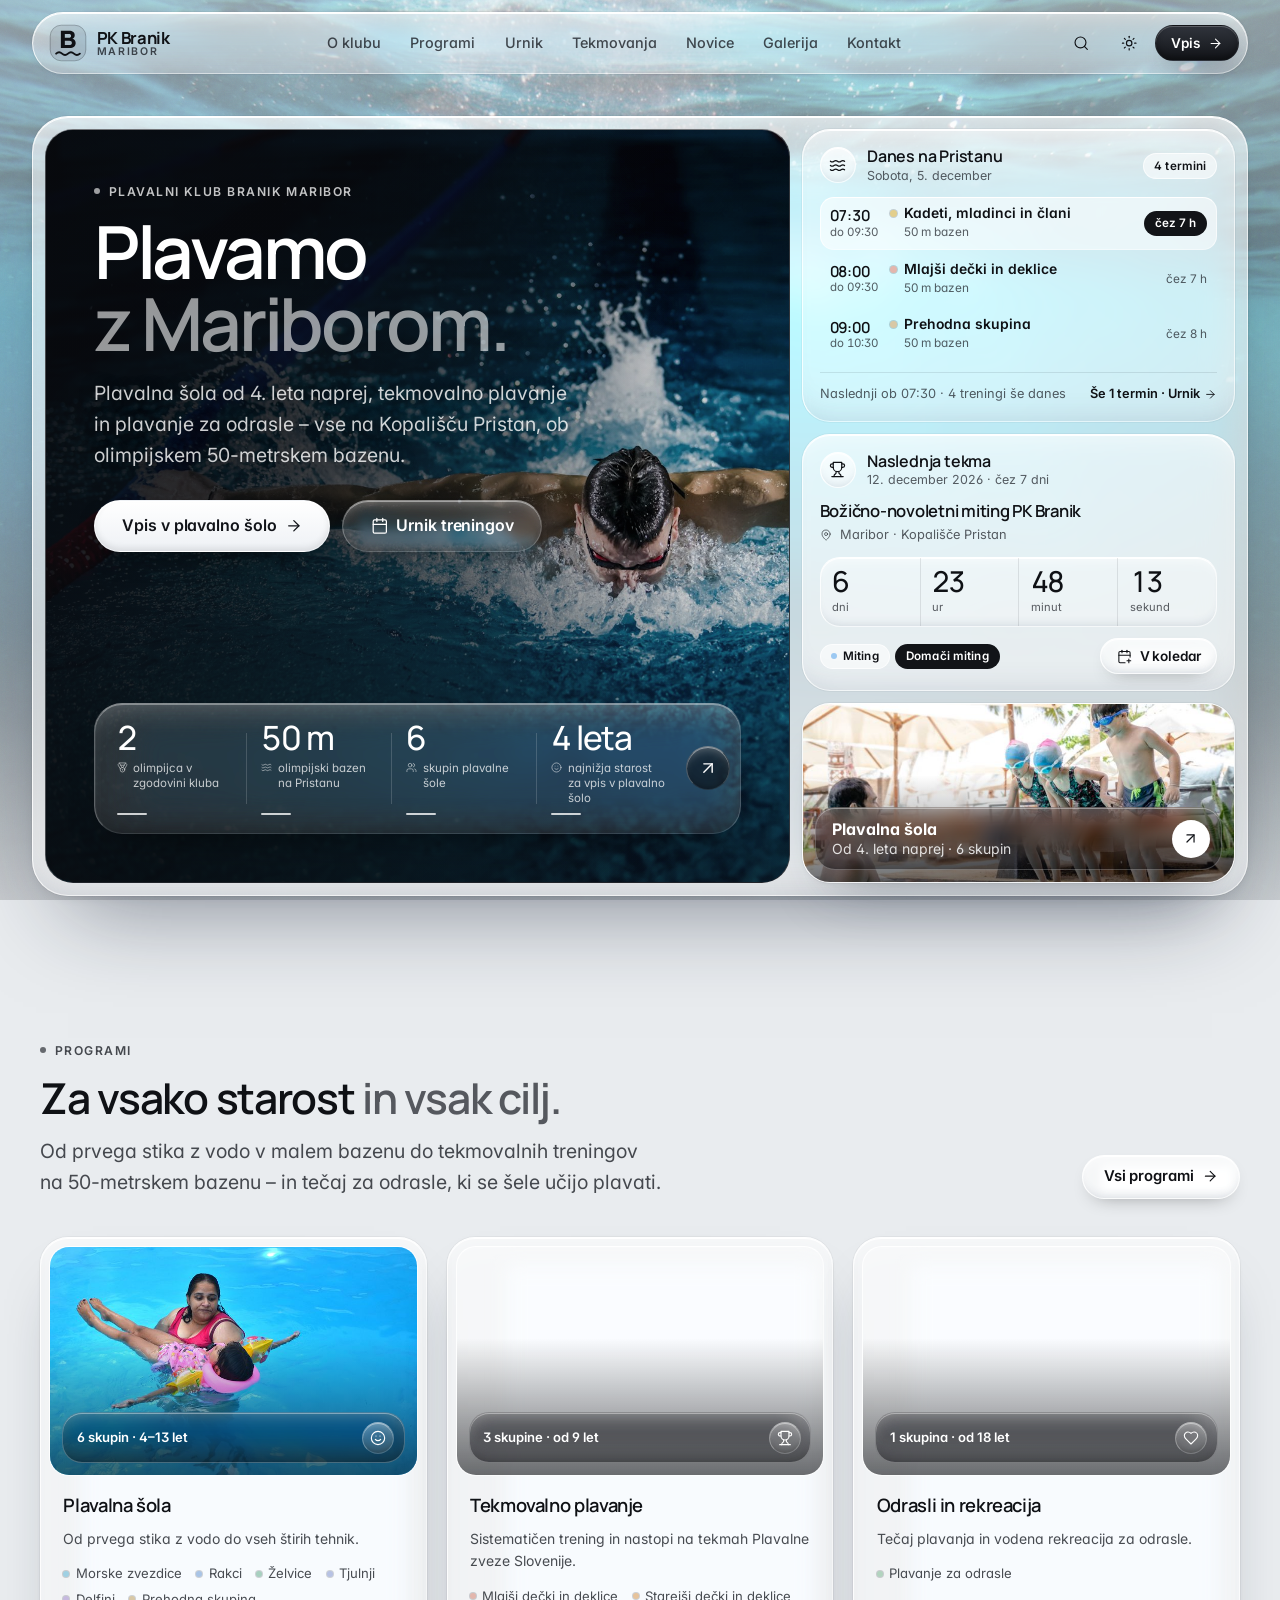
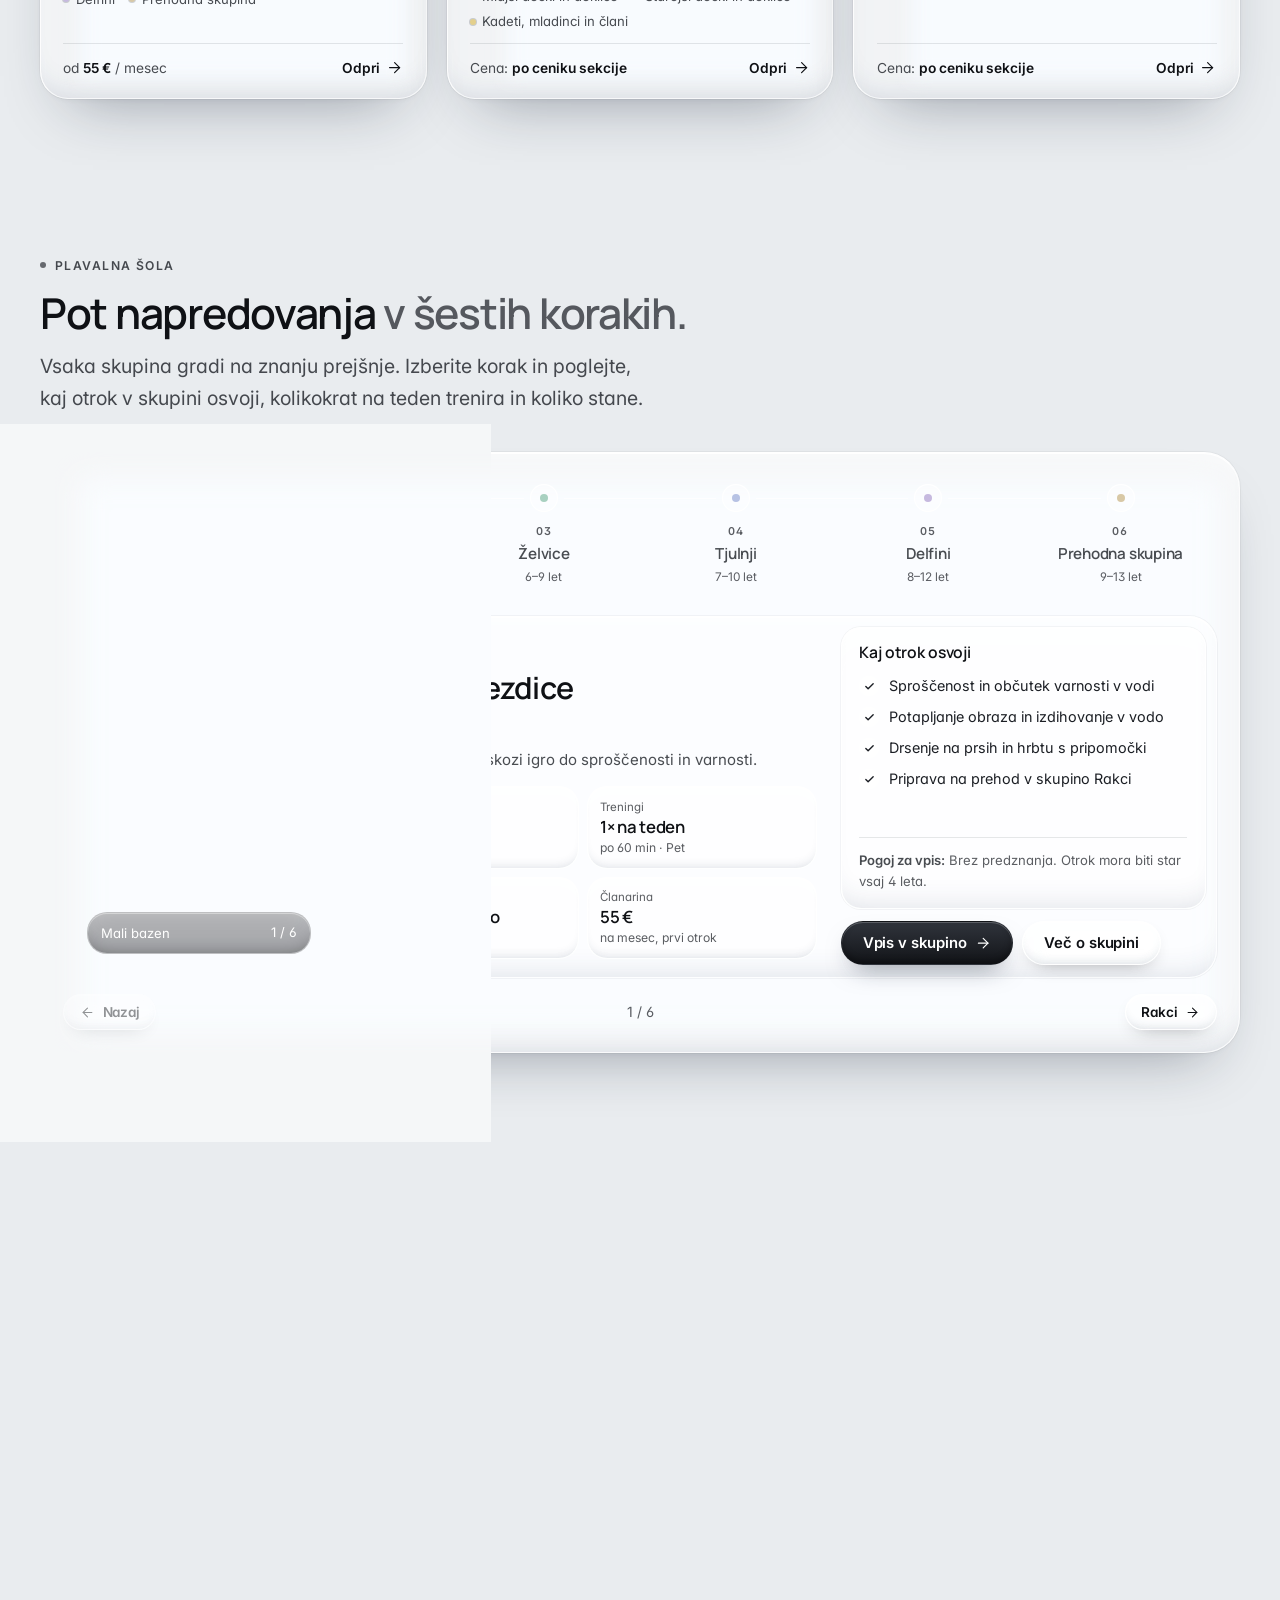
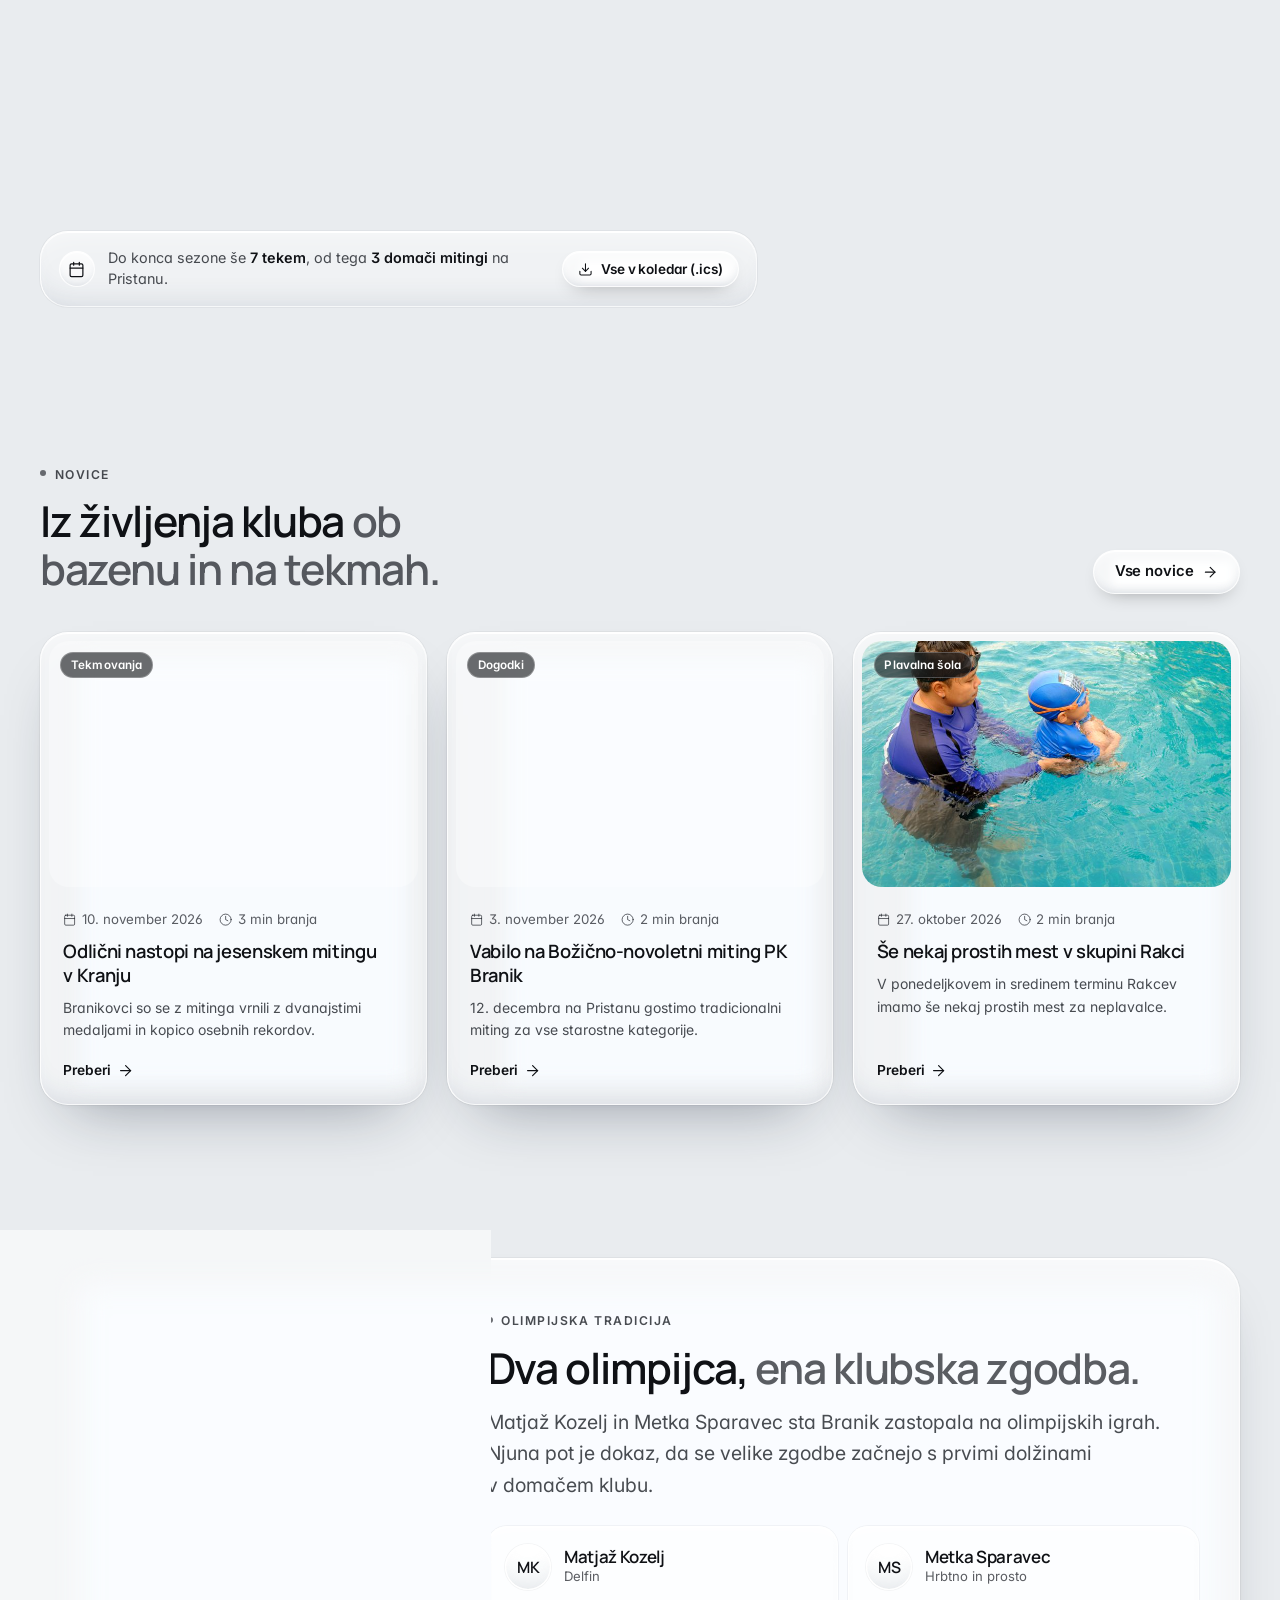
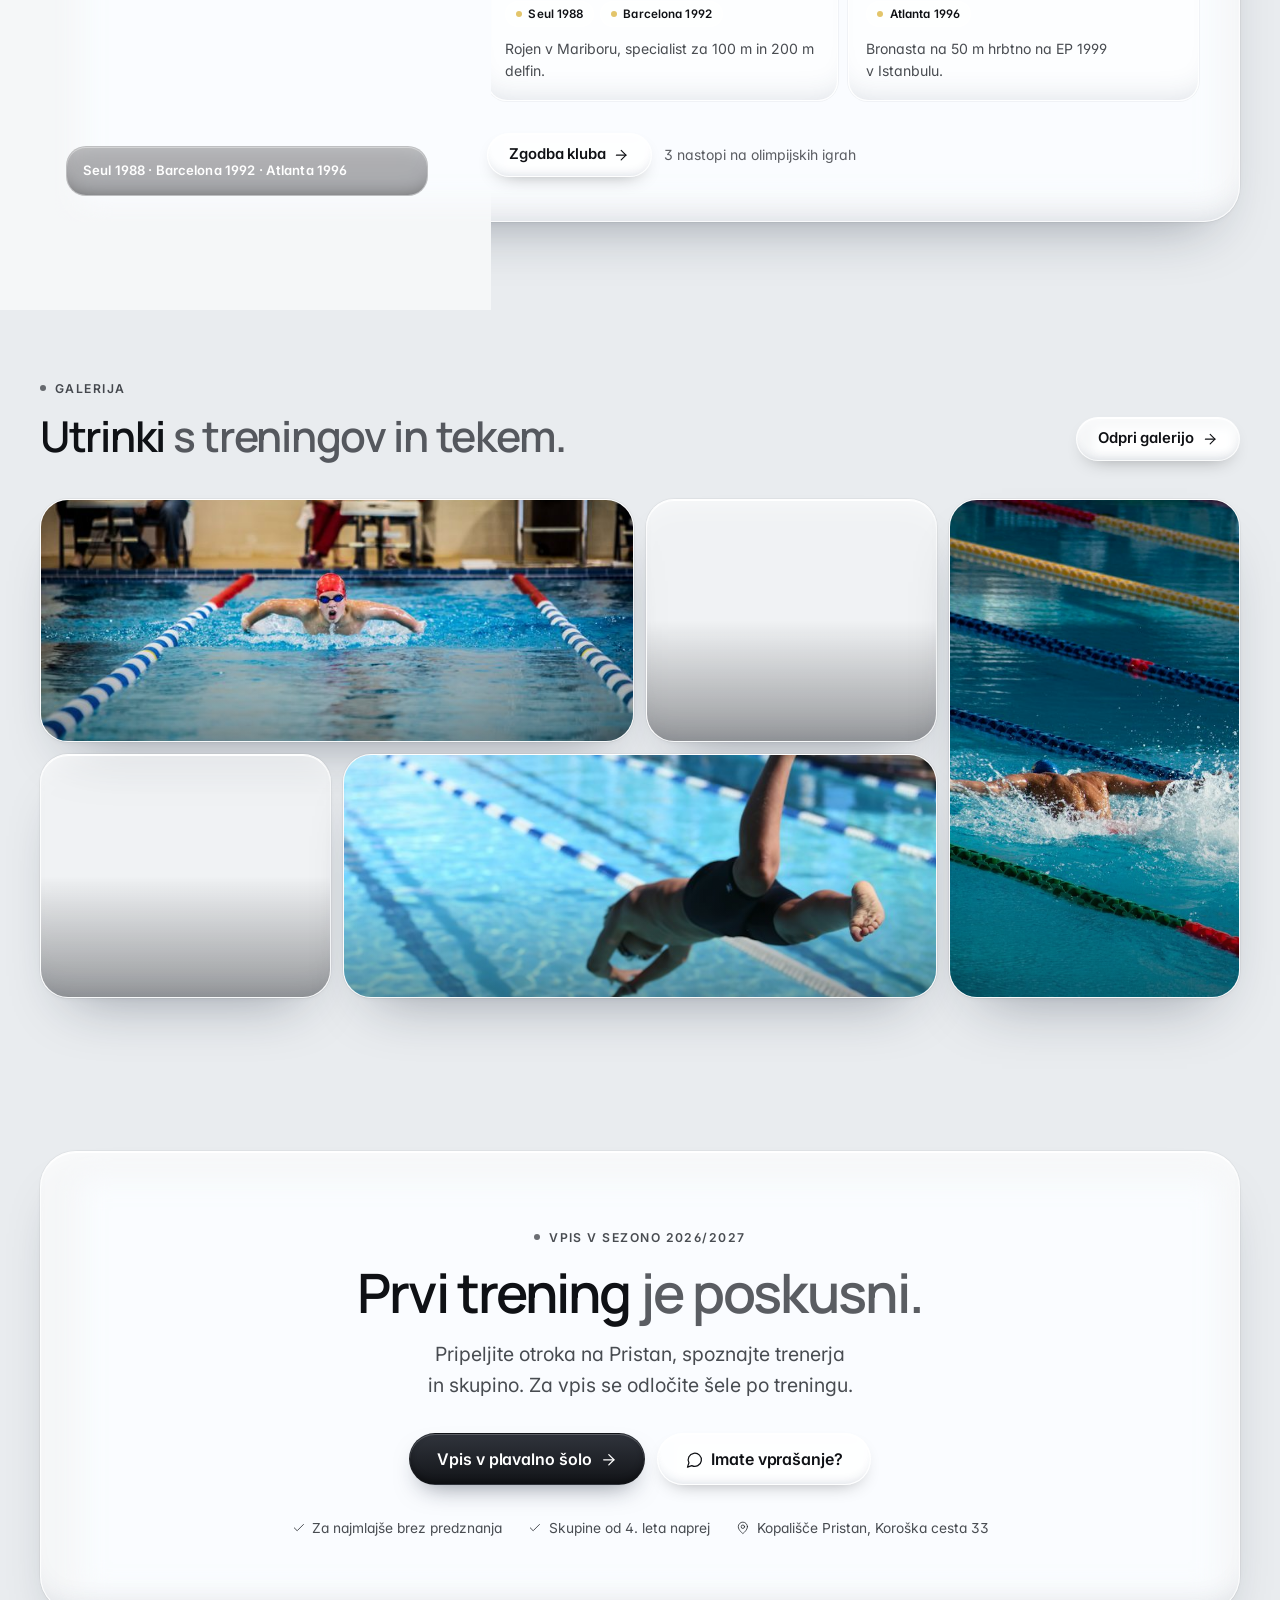
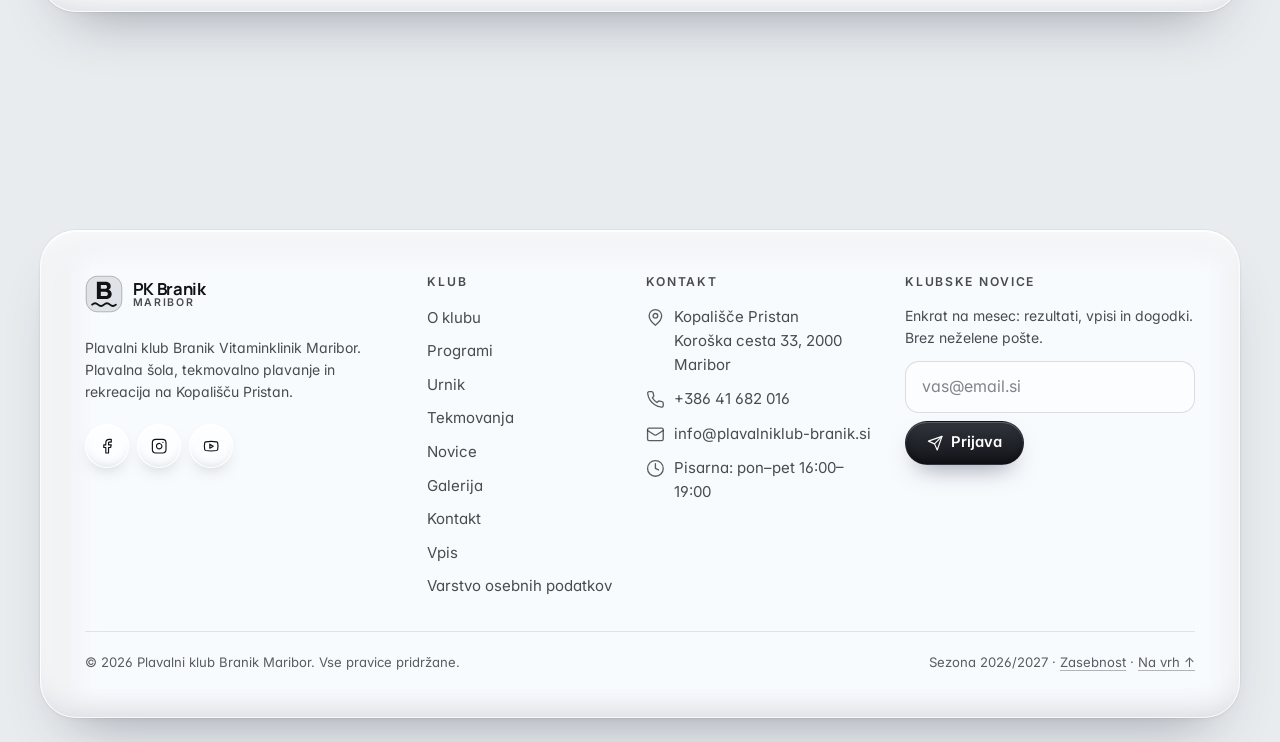
<file: plavalni-klub-branik/index.html>
<!doctype html>
<html lang="sl">
<head>
  <meta charset="utf-8">
  <meta name="viewport" content="width=device-width, initial-scale=1">
  <title>Plavalni klub Branik Maribor · Plavamo z Mariborom</title>
  <meta name="description" content="Plavalni klub Branik Maribor: plavalna šola od 4. leta, tekmovalno plavanje in plavanje za odrasle na Kopališču Pristan. Prvi trening je poskusni.">
  <meta name="theme-color" content="#0e1013">
  <meta property="og:title" content="Plavalni klub Branik Maribor · Plavamo z Mariborom">
  <meta property="og:description" content="Plavalna šola od 4. leta, tekmovalno plavanje in plavanje za odrasle na Kopališču Pristan v Mariboru.">
  <meta property="og:type" content="website">
  <meta property="og:locale" content="sl_SI">
  <link rel="icon" href="assets/img/favicon.svg" type="image/svg+xml">
  <link rel="preconnect" href="https://fonts.googleapis.com">
  <link rel="preconnect" href="https://fonts.gstatic.com" crossorigin>
  <link rel="stylesheet" href="https://fonts.googleapis.com/css2?family=Inter:wght@400;500;600;700&family=Manrope:wght@500;600;700&display=swap">
  <link rel="stylesheet" href="assets/css/style.css">
  <link rel="stylesheet" href="assets/css/pages/index.css">
  <link rel="preload" as="image" href="assets/img/photos/delfin-trening.jpg" imagesrcset="assets/img/photos/delfin-trening-sm.jpg 720w, assets/img/photos/delfin-trening.jpg 1920w" imagesizes="(min-width: 1080px) 800px, 100vw">
  <script>(function(){try{var t=localStorage.getItem("pkb-theme");}catch(e){}document.documentElement.setAttribute("data-theme",t||(matchMedia("(prefers-color-scheme: light)").matches?"light":"dark"));})();</script>
  <script src="assets/js/data.js" defer></script>
  <script src="assets/js/site.js" defer></script>
  <script src="assets/js/pages/index.js" defer></script>
</head>
<body data-page="domov" data-photo="assets/img/photos/pod-vodo.jpg" data-photo-pos="center 30%">
  <a class="skip-link" href="#main">Preskoči na vsebino</a>
  <header data-site-header></header>
  <main id="main" class="home">

    <!-- ============ HERO: glass dashboard ============ -->
    <section class="home-hero" aria-labelledby="home-title">
      <div class="container--wide home-hero__wrap">
        <div class="home-hero__shell glass glass--strong glass--lg" data-home-shell data-reveal="fade">

          <div class="home-stage home-dark">
            <img class="home-stage__img home-par" style="--depth:-14" src="assets/img/photos/delfin-trening.jpg" srcset="assets/img/photos/delfin-trening-sm.jpg 720w, assets/img/photos/delfin-trening.jpg 1920w" sizes="(min-width: 1080px) 800px, 100vw" alt="" width="1920" height="1280" fetchpriority="high" decoding="async">
            <div class="home-stage__content">
              <p class="eyebrow">Plavalni klub Branik Maribor</p>
              <h1 id="home-title" class="home-stage__title">Plavamo <span class="gradient-text">z&nbsp;Mariborom.</span></h1>
              <p class="lead home-stage__lead">Plavalna šola od 4.&nbsp;leta naprej, tekmovalno plavanje in plavanje za odrasle – vse na Kopališču Pristan, ob olimpijskem <span class="home-nowrap">50-metrskem</span> bazenu.</p>
              <div class="cluster home-stage__actions">
                <a class="btn btn--primary btn--lg" href="vpis.html">Vpis v plavalno šolo <i data-icon="arrow-right" class="icon--move"></i></a>
                <a class="btn btn--lg" href="urnik.html"><i data-icon="calendar"></i>Urnik treningov</a>
              </div>
            </div>
            <div class="home-stats home-par" style="--depth:8">
              <ul class="home-stats__list" role="list" aria-label="Klub v številkah" data-home-stats>
                <li class="home-stat"><span class="home-stat__value">2</span><span class="home-stat__label"><span>olimpijca v zgodovini kluba</span></span><span class="home-stat__bar" aria-hidden="true"></span></li>
                <li class="home-stat"><span class="home-stat__value">50 m</span><span class="home-stat__label"><span>olimpijski bazen na Pristanu</span></span><span class="home-stat__bar" aria-hidden="true"></span></li>
                <li class="home-stat"><span class="home-stat__value">6</span><span class="home-stat__label"><span>skupin plavalne šole</span></span><span class="home-stat__bar" aria-hidden="true"></span></li>
                <li class="home-stat"><span class="home-stat__value">4 leta</span><span class="home-stat__label"><span>najnižja starost za vpis v plavalno šolo</span></span><span class="home-stat__bar" aria-hidden="true"></span></li>
              </ul>
              <a class="home-stats__more" href="o-klubu.html" aria-label="Več o klubu" data-tooltip="Več o klubu"><i data-icon="arrow-up-right"></i></a>
            </div>
          </div>

          <div class="home-side">
            <article class="tile home-tile home-today home-par" style="--depth:10" id="danes" aria-labelledby="home-today-title">
              <header class="home-tile__head">
                <span class="icon-bubble icon-bubble--sm"><i data-icon="waves"></i></span>
                <div class="home-tile__titles">
                  <h2 class="home-tile__title" id="home-today-title">Danes na Pristanu</h2>
                  <p class="home-tile__sub" data-today-date>Treningi po urniku</p>
                </div>
                <span class="home-tile__aside" data-today-badge></span>
              </header>
              <div class="home-today__body" data-today-body>
                <noscript><p class="small muted home-tile__note">Za prikaz današnjih treningov omogočite JavaScript ali odprite <a href="urnik.html">tedenski urnik</a>.</p></noscript>
              </div>
            </article>

            <article class="tile tile--raised home-tile home-next home-par" style="--depth:16" aria-labelledby="home-next-title">
              <header class="home-tile__head">
                <span class="icon-bubble icon-bubble--sm"><i data-icon="trophy"></i></span>
                <div class="home-tile__titles">
                  <h2 class="home-tile__title" id="home-next-title">Naslednja tekma</h2>
                  <p class="home-tile__sub" data-next-when>Koledar tekmovanj</p>
                </div>
              </header>
              <div class="home-next__body" data-next-body>
                <noscript><p class="small muted home-tile__note">Vse tekme so v <a href="tekmovanja.html#koledar">koledarju tekmovanj</a>.</p></noscript>
              </div>
            </article>

            <a class="photo-card home-side__photo home-par" style="--depth:22" href="programi.html#sola">
              <img src="assets/img/photos/sola-otroci-sm.jpg" alt="" width="720" height="481" decoding="async">
              <span class="photo-card__glass home-side__cap">
                <span class="home-side__cap-text"><strong>Plavalna šola</strong><span class="small" data-sola-meta>Od 4. leta naprej · 6 skupin</span></span>
                <span class="home-round" aria-hidden="true"><i data-icon="arrow-up-right"></i></span>
              </span>
            </a>
          </div>

        </div>
      </div>
    </section>

    <!-- ============ PROGRAMI ============ -->
    <section class="section" id="programi" aria-labelledby="home-programs-title">
      <div class="container">
        <div class="section-head section-head--split" data-reveal>
          <div>
            <p class="eyebrow">Programi</p>
            <h2 id="home-programs-title">Za vsako starost <span class="gradient-text">in vsak cilj.</span></h2>
            <p class="lead">Od prvega stika z vodo v malem bazenu do tekmovalnih treningov na <span class="home-nowrap">50-metrskem</span> bazenu – in tečaj za odrasle, ki se šele učijo plavati.</p>
          </div>
          <a class="btn" href="programi.html">Vsi programi <i data-icon="arrow-right" class="icon--move"></i></a>
        </div>
        <div class="grid-3 home-cats" data-home-cats>
          <noscript>
            <ul class="home-noscript">
              <li><a href="programi.html#sola">Plavalna šola</a></li>
              <li><a href="programi.html#tekmovalno">Tekmovalno plavanje</a></li>
              <li><a href="programi.html#odrasli">Odrasli in rekreacija</a></li>
            </ul>
          </noscript>
        </div>
      </div>
    </section>

    <!-- ============ POT NAPREDOVANJA ============ -->
    <section class="section" id="pot" aria-labelledby="home-path-title">
      <div class="container">
        <div class="section-head" data-reveal>
          <p class="eyebrow">Plavalna šola</p>
          <h2 id="home-path-title">Pot napredovanja <span class="gradient-text">v šestih korakih.</span></h2>
          <p class="lead">Vsaka skupina gradi na znanju prejšnje. Izberite korak in poglejte, kaj otrok v&nbsp;skupini osvoji, kolikokrat na teden trenira in koliko stane.</p>
        </div>
        <div class="home-path glass glass--strong glass--lg" data-reveal>
          <div class="home-path__track-wrap" data-path-scroll>
            <div class="home-path__track" role="tablist" aria-label="Skupine plavalne šole po vrstnem redu" data-path-tabs></div>
          </div>
          <div class="home-path__panel" id="home-path-panel" role="tabpanel" tabindex="0" data-path-panel>
            <noscript><p class="muted">Podrobnosti o vseh skupinah so na strani <a href="programi.html#sola">Programi</a>.</p></noscript>
          </div>
          <div class="home-path__nav" data-path-nav hidden>
            <button type="button" class="btn btn--sm" data-path-prev><i data-icon="arrow-left"></i><span class="home-path__nav-text"><span data-path-prev-label>Nazaj</span></span></button>
            <span class="home-path__count small soft" data-path-count aria-hidden="true"></span>
            <button type="button" class="btn btn--sm" data-path-next><span class="home-path__nav-text"><span data-path-next-label>Naprej</span></span><i data-icon="arrow-right"></i></button>
          </div>
        </div>
      </div>
    </section>

    <!-- ============ TEKMOVANJA ============ -->
    <section class="section" id="tekmovanja" aria-labelledby="home-comps-title">
      <div class="container">
        <div class="section-head section-head--split" data-reveal>
          <div>
            <p class="eyebrow">Tekmovanja</p>
            <h2 id="home-comps-title">Prihajajoče tekme <span class="gradient-text">in sezona v&nbsp;številkah.</span></h2>
          </div>
          <a class="btn" href="tekmovanja.html#koledar">Koledar tekmovanj <i data-icon="arrow-right" class="icon--move"></i></a>
        </div>
        <div class="home-comps">
          <div class="home-comps__col">
            <ol class="home-comps__list" role="list" aria-label="Naslednje tri tekme" data-home-comps>
              <noscript><li><a href="tekmovanja.html#koledar">Odprite koledar tekmovanj</a></li></noscript>
            </ol>
            <div class="tile home-comps__more" data-comps-more hidden></div>
          </div>
          <aside class="home-chart home-dark" aria-labelledby="home-chart-title" data-reveal>
            <div class="home-chart__head">
              <div>
                <h3 class="home-chart__title" id="home-chart-title">Medalje po tekmah</h3>
                <p class="home-chart__sub" data-chart-sub>Dosedanje tekme sezone</p>
              </div>
              <span class="icon-bubble icon-bubble--sm"><i data-icon="medal"></i></span>
            </div>
            <div class="home-chart__total" data-chart-total></div>
            <div class="home-chart__plot" data-home-chart></div>
            <ul class="home-chart__legend" role="list" data-chart-legend></ul>
            <div data-chart-table></div>
            <a class="btn btn--sm home-chart__link" href="tekmovanja.html#rezultati">Vsi rezultati <i data-icon="arrow-right" class="icon--move"></i></a>
          </aside>
        </div>
      </div>
    </section>

    <!-- ============ NOVICE ============ -->
    <section class="section" id="novice" aria-labelledby="home-news-title">
      <div class="container">
        <div class="section-head section-head--split" data-reveal>
          <div>
            <p class="eyebrow">Novice</p>
            <h2 id="home-news-title">Iz življenja kluba <span class="gradient-text">ob bazenu in na tekmah.</span></h2>
          </div>
          <a class="btn" href="novice.html">Vse novice <i data-icon="arrow-right" class="icon--move"></i></a>
        </div>
        <div class="grid-3 home-news" data-home-news>
          <noscript><p><a href="novice.html">Preberite vse novice</a></p></noscript>
        </div>
      </div>
    </section>

    <!-- ============ OLIMPIJSKA TRADICIJA ============ -->
    <section class="section" id="olimpijci" aria-labelledby="home-oly-title">
      <div class="container">
        <div class="home-oly glass glass--strong glass--lg" data-reveal>
          <div class="photo-card home-oly__photo">
            <img src="assets/img/photos/startni-bloki-hala-sm.jpg" alt="" width="560" height="702" loading="lazy" decoding="async">
            <div class="photo-card__glass home-oly__cap" data-oly-games>Seul 1988 · Barcelona 1992 · Atlanta 1996</div>
          </div>
          <div class="home-oly__body">
            <p class="eyebrow">Olimpijska tradicija</p>
            <h2 id="home-oly-title">Dva olimpijca, <span class="gradient-text">ena klubska zgodba.</span></h2>
            <p class="lead">Matjaž Kozelj in Metka Sparavec sta Branik zastopala na olimpijskih igrah. Njuna pot je dokaz, da se velike zgodbe začnejo s&nbsp;prvimi dolžinami v&nbsp;domačem klubu.</p>
            <div class="home-oly__list" data-home-oly></div>
            <div class="cluster mt-6">
              <a class="btn" href="o-klubu.html#olimpijci">Zgodba kluba <i data-icon="arrow-right" class="icon--move"></i></a>
              <span class="small soft" data-oly-total></span>
            </div>
          </div>
        </div>
      </div>
    </section>

    <!-- ============ GALERIJA ============ -->
    <section class="section" id="galerija" aria-labelledby="home-gal-title">
      <div class="container">
        <div class="section-head section-head--split" data-reveal>
          <div>
            <p class="eyebrow">Galerija</p>
            <h2 id="home-gal-title">Utrinki <span class="gradient-text">s treningov in tekem.</span></h2>
          </div>
          <a class="btn" href="galerija.html">Odpri galerijo <i data-icon="arrow-right" class="icon--move"></i></a>
        </div>
        <ul class="home-gal" role="list" data-home-gallery>
          <noscript><li><a href="galerija.html">Odprite galerijo fotografij</a></li></noscript>
        </ul>
      </div>
    </section>

    <!-- ============ CTA ============ -->
    <section class="section" id="poskusni-trening" aria-labelledby="home-cta-title">
      <div class="container">
        <div class="cta-band glass glass--strong home-cta" data-reveal="zoom">
          <p class="eyebrow" data-season>Vpis v sezono 2026/2027</p>
          <h2 id="home-cta-title">Prvi trening <span class="gradient-text">je poskusni.</span></h2>
          <p class="lead">Pripeljite otroka na Pristan, spoznajte trenerja in skupino. Za vpis se odločite šele po&nbsp;treningu.</p>
          <div class="cluster home-cta__actions">
            <a class="btn btn--primary btn--lg" href="vpis.html">Vpis v plavalno šolo <i data-icon="arrow-right" class="icon--move"></i></a>
            <a class="btn btn--lg" href="kontakt.html"><i data-icon="message-circle"></i>Imate vprašanje?</a>
          </div>
          <ul class="home-cta__points" role="list">
            <li><i data-icon="check" class="icon--sm"></i>Za najmlajše brez predznanja</li>
            <li><i data-icon="check" class="icon--sm"></i>Skupine od 4. leta naprej</li>
            <li><i data-icon="map-pin" class="icon--sm"></i>Kopališče Pristan, Koroška cesta 33</li>
          </ul>
        </div>
      </div>
    </section>

  </main>
  <footer data-site-footer></footer>
</body>
</html>
</file>
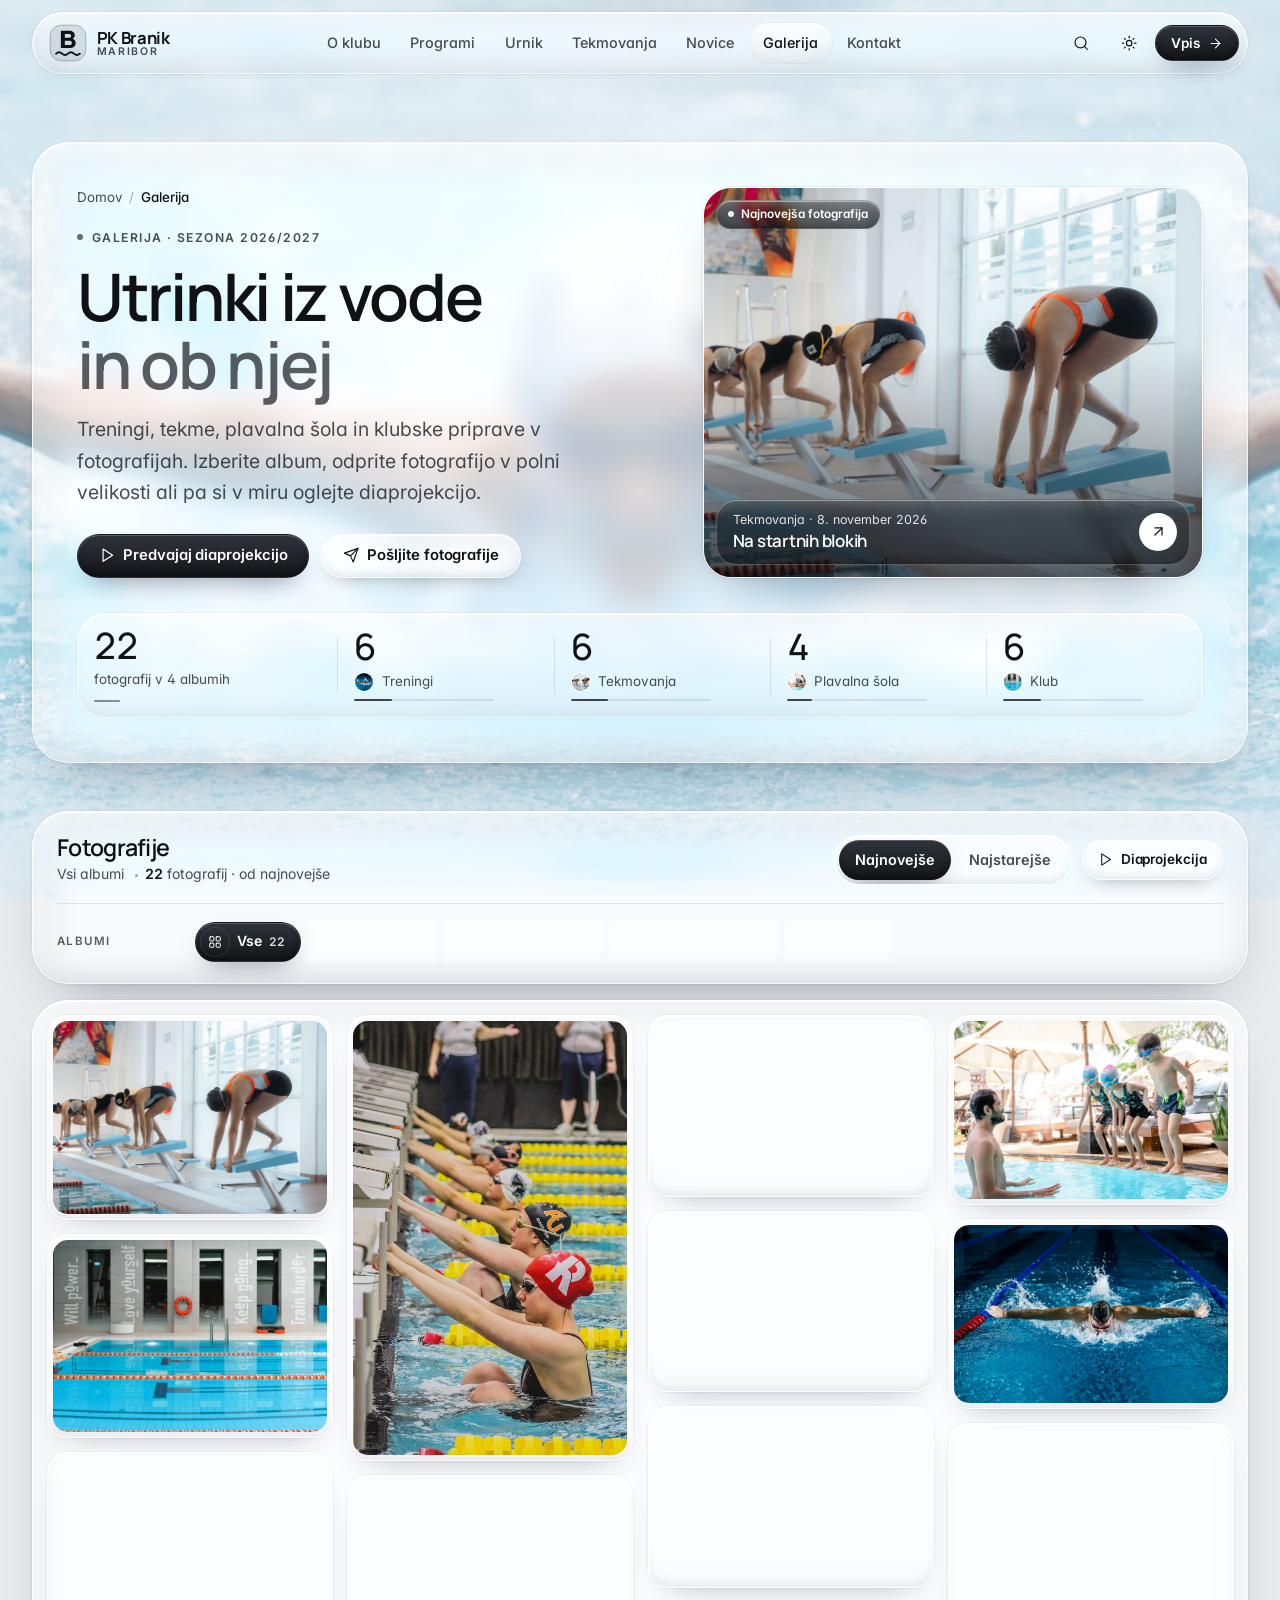
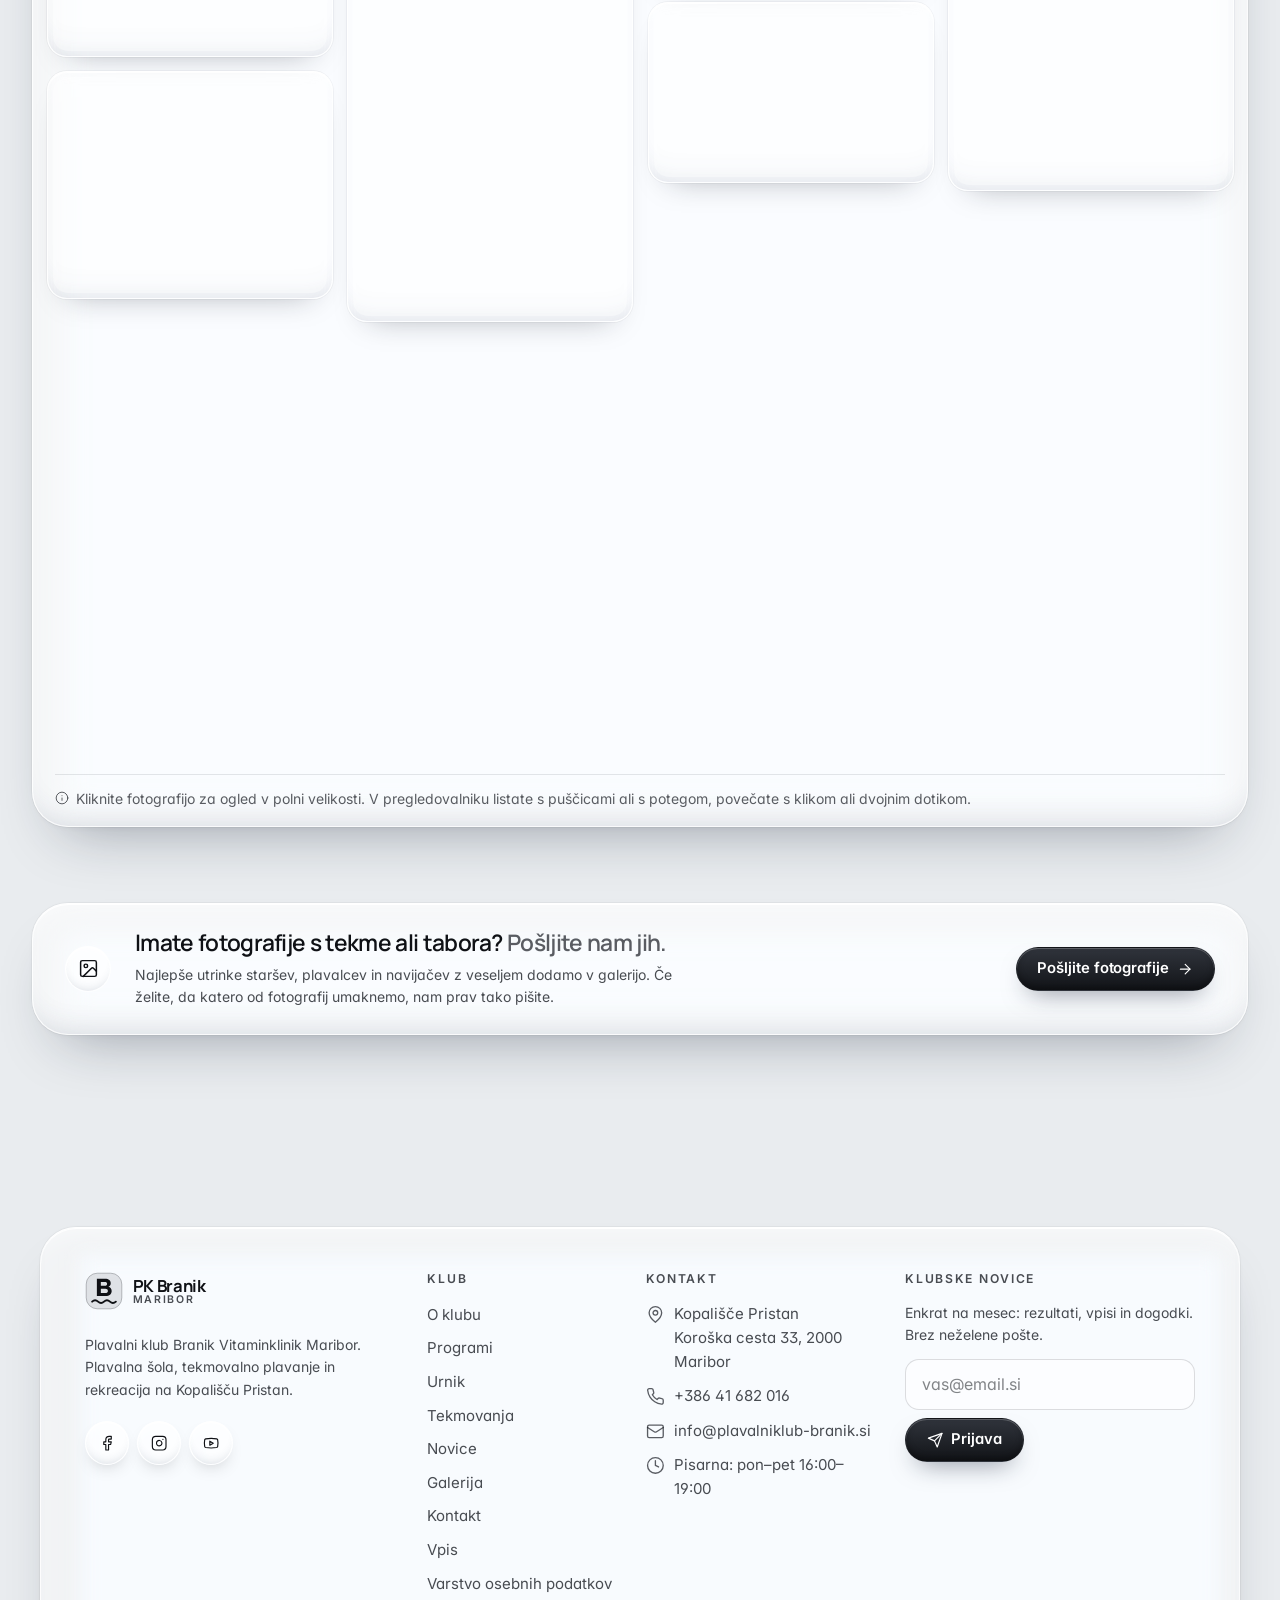
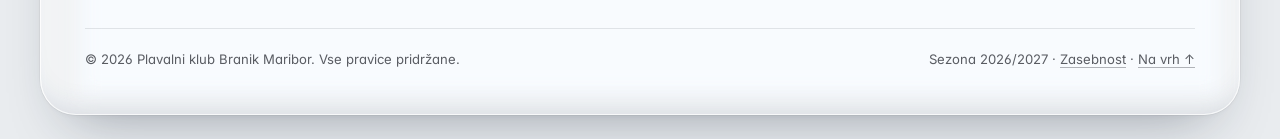
<file: plavalni-klub-branik/galerija.html>
<!doctype html>
<html lang="sl">
<head>
  <meta charset="utf-8">
  <meta name="viewport" content="width=device-width, initial-scale=1">
  <title>Galerija · PK Branik Maribor</title>
  <meta name="description" content="Fotografije s treningov, tekem, plavalne šole in klubskega življenja PK Branik Maribor – po albumih, v polni velikosti in kot diaprojekcija.">
  <meta name="theme-color" content="#0e1013">
  <meta property="og:title" content="Galerija · PK Branik Maribor">
  <meta property="og:description" content="Utrinki s treningov, tekem, plavalne šole in klubskih priprav – razvrščeni po albumih.">
  <meta property="og:type" content="website">
  <meta property="og:locale" content="sl_SI">
  <link rel="icon" href="assets/img/favicon.svg" type="image/svg+xml">
  <link rel="preconnect" href="https://fonts.googleapis.com">
  <link rel="preconnect" href="https://fonts.gstatic.com" crossorigin>
  <link rel="stylesheet" href="https://fonts.googleapis.com/css2?family=Inter:wght@400;500;600;700&family=Manrope:wght@500;600;700&display=swap">
  <link rel="stylesheet" href="assets/css/style.css">
  <link rel="stylesheet" href="assets/css/pages/galerija.css">
  <script>(function(){try{var t=localStorage.getItem("pkb-theme");}catch(e){}document.documentElement.setAttribute("data-theme",t||(matchMedia("(prefers-color-scheme: light)").matches?"light":"dark"));})();</script>
  <script src="assets/js/data.js" defer></script>
  <script src="assets/js/site.js" defer></script>
  <script src="assets/js/pages/galerija.js" defer></script>
</head>
<body data-page="galerija" data-photo-pos="center 40%">
  <a class="skip-link" href="#main">Preskoči na vsebino</a>
  <header data-site-header></header>
  <main id="main" class="gal">

    <!-- ============ HERO ============ -->
    <section class="page-hero gal-hero-section" aria-labelledby="gal-title">
      <div class="container--wide">
        <div class="page-hero__panel glass glass--strong gal-hero" data-reveal>
          <div class="gal-hero__grid">
            <div class="gal-hero__text">
              <ol class="breadcrumb" aria-label="Drobtinice"><li><a href="index.html">Domov</a></li><li><span aria-current="page">Galerija</span></li></ol>
              <p class="eyebrow">Galerija · sezona 2026/2027</p>
              <h1 id="gal-title">Utrinki iz vode <span class="gradient-text">in ob njej</span></h1>
              <p class="lead">Treningi, tekme, plavalna šola in klubske priprave v fotografijah. Izberite album, odprite fotografijo v polni velikosti ali pa si v miru oglejte diaprojekcijo.</p>
              <div class="page-hero__actions cluster gal-hero__actions">
                <button type="button" class="btn btn--primary" data-slideshow-start><i data-icon="play"></i><span data-slideshow-start-label>Predvajaj diaprojekcijo</span></button>
                <a class="btn" href="kontakt.html?zadeva=mediji#obrazec"><i data-icon="send"></i>Pošljite fotografije</a>
              </div>
            </div>

            <div class="gal-feature" data-feature>
              <noscript>
                <img class="gal-feature__noscript" src="assets/img/photos/tekma-proge-sm.jpg" alt="Finale na 50-metrskem bazenu" width="720" height="481">
              </noscript>
            </div>
          </div>

          <ul class="gal-stats" role="list" aria-label="Fotografije po albumih" data-stats>
            <li class="gal-stat gal-stat--total">
              <span class="gal-stat__value" data-total>22</span>
              <span class="gal-stat__label">fotografij v albumih</span>
              <span class="gal-stat__bar" aria-hidden="true"></span>
            </li>
          </ul>
        </div>
      </div>
    </section>

    <!-- ============ FOTOGRAFIJE: orodna vrstica + mreža ============ -->
    <section class="section--tight gal-main" id="fotografije" aria-labelledby="gal-grid-title">
      <div class="container--wide">
        <div class="glass gal-toolbar">
          <div class="gal-toolbar__top">
            <div class="gal-toolbar__heading">
              <h2 id="gal-grid-title" class="gal-toolbar__title">Fotografije</h2>
              <p class="gal-toolbar__count small muted" data-count aria-live="polite" aria-atomic="true">Vse fotografije kluba</p>
            </div>
            <div class="gal-toolbar__actions">
              <div class="tabs-list gal-sort" role="group" aria-label="Razvrsti fotografije">
                <button type="button" class="tab" data-sort="new" aria-pressed="true">Najnovejše</button>
                <button type="button" class="tab" data-sort="old" aria-pressed="false">Najstarejše</button>
              </div>
              <button type="button" class="btn btn--sm" data-slideshow-filtered><i data-icon="play"></i>Diaprojekcija</button>
            </div>
          </div>
          <div class="gal-albums">
            <span class="gal-albums__label" id="gal-albums-label">Albumi</span>
            <div class="chip-group" role="group" aria-labelledby="gal-albums-label" data-albums></div>
          </div>
        </div>

        <div class="glass glass--strong gal-board" data-board>
          <ul class="gal-grid" role="list" aria-labelledby="gal-grid-title" data-grid></ul>
          <div class="gal-empty" data-empty hidden></div>
          <noscript>
            <div class="empty-state">
              <span class="icon-bubble" aria-hidden="true"><svg class="icon" viewBox="0 0 24 24"><rect width="18" height="18" x="3" y="3" rx="2" ry="2"/><circle cx="9" cy="9" r="2"/><path d="m21 15-3.09-3.09a2 2 0 0 0-2.82 0L6 21"/></svg></span>
              <p>Za ogled galerije in pregledovalnika fotografij omogočite JavaScript.</p>
            </div>
          </noscript>
          <p class="gal-board__note small soft"><i data-icon="info" class="icon--sm"></i><span>Kliknite fotografijo za ogled v polni velikosti. V pregledovalniku listate s puščicami ali s potegom, povečate s klikom ali dvojnim dotikom.</span></p>
        </div>
      </div>
    </section>

    <!-- ============ POŠLJITE FOTOGRAFIJE ============ -->
    <section class="section--tight gal-send-section" aria-labelledby="gal-send-title">
      <div class="container--wide">
        <div class="glass glass--strong gal-send" data-reveal>
          <span class="icon-bubble gal-send__icon" aria-hidden="true"><i data-icon="image"></i></span>
          <div class="gal-send__text">
            <h2 id="gal-send-title" class="gal-send__title">Imate fotografije s tekme ali tabora? <span class="gradient-text">Pošljite nam jih.</span></h2>
            <p class="small muted">Najlepše utrinke staršev, plavalcev in navijačev z veseljem dodamo v galerijo. Če želite, da katero od fotografij umaknemo, nam prav tako pišite.</p>
          </div>
          <a class="btn btn--primary gal-send__btn" href="kontakt.html?zadeva=mediji#obrazec">Pošljite fotografije <i data-icon="arrow-right" class="icon--move"></i></a>
        </div>
      </div>
    </section>
  </main>
  <footer data-site-footer></footer>
</body>
</html>
</file>
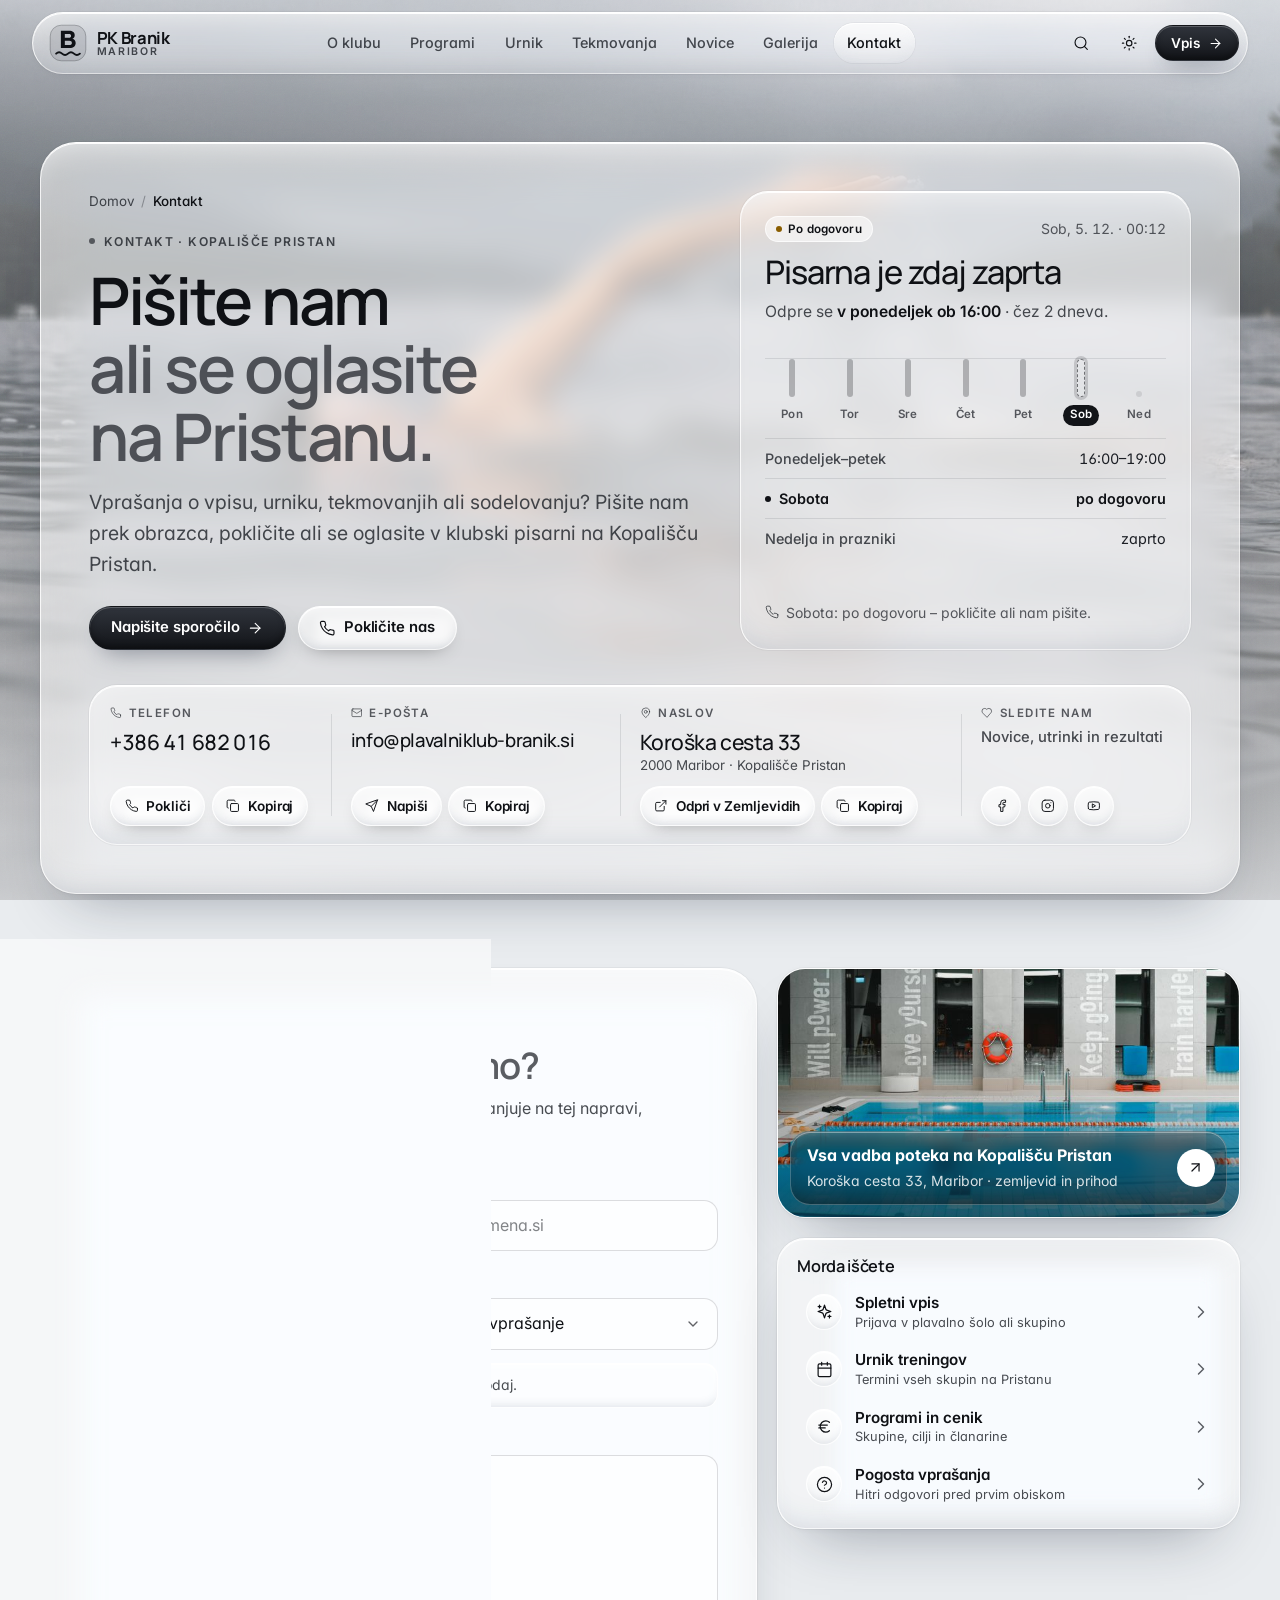
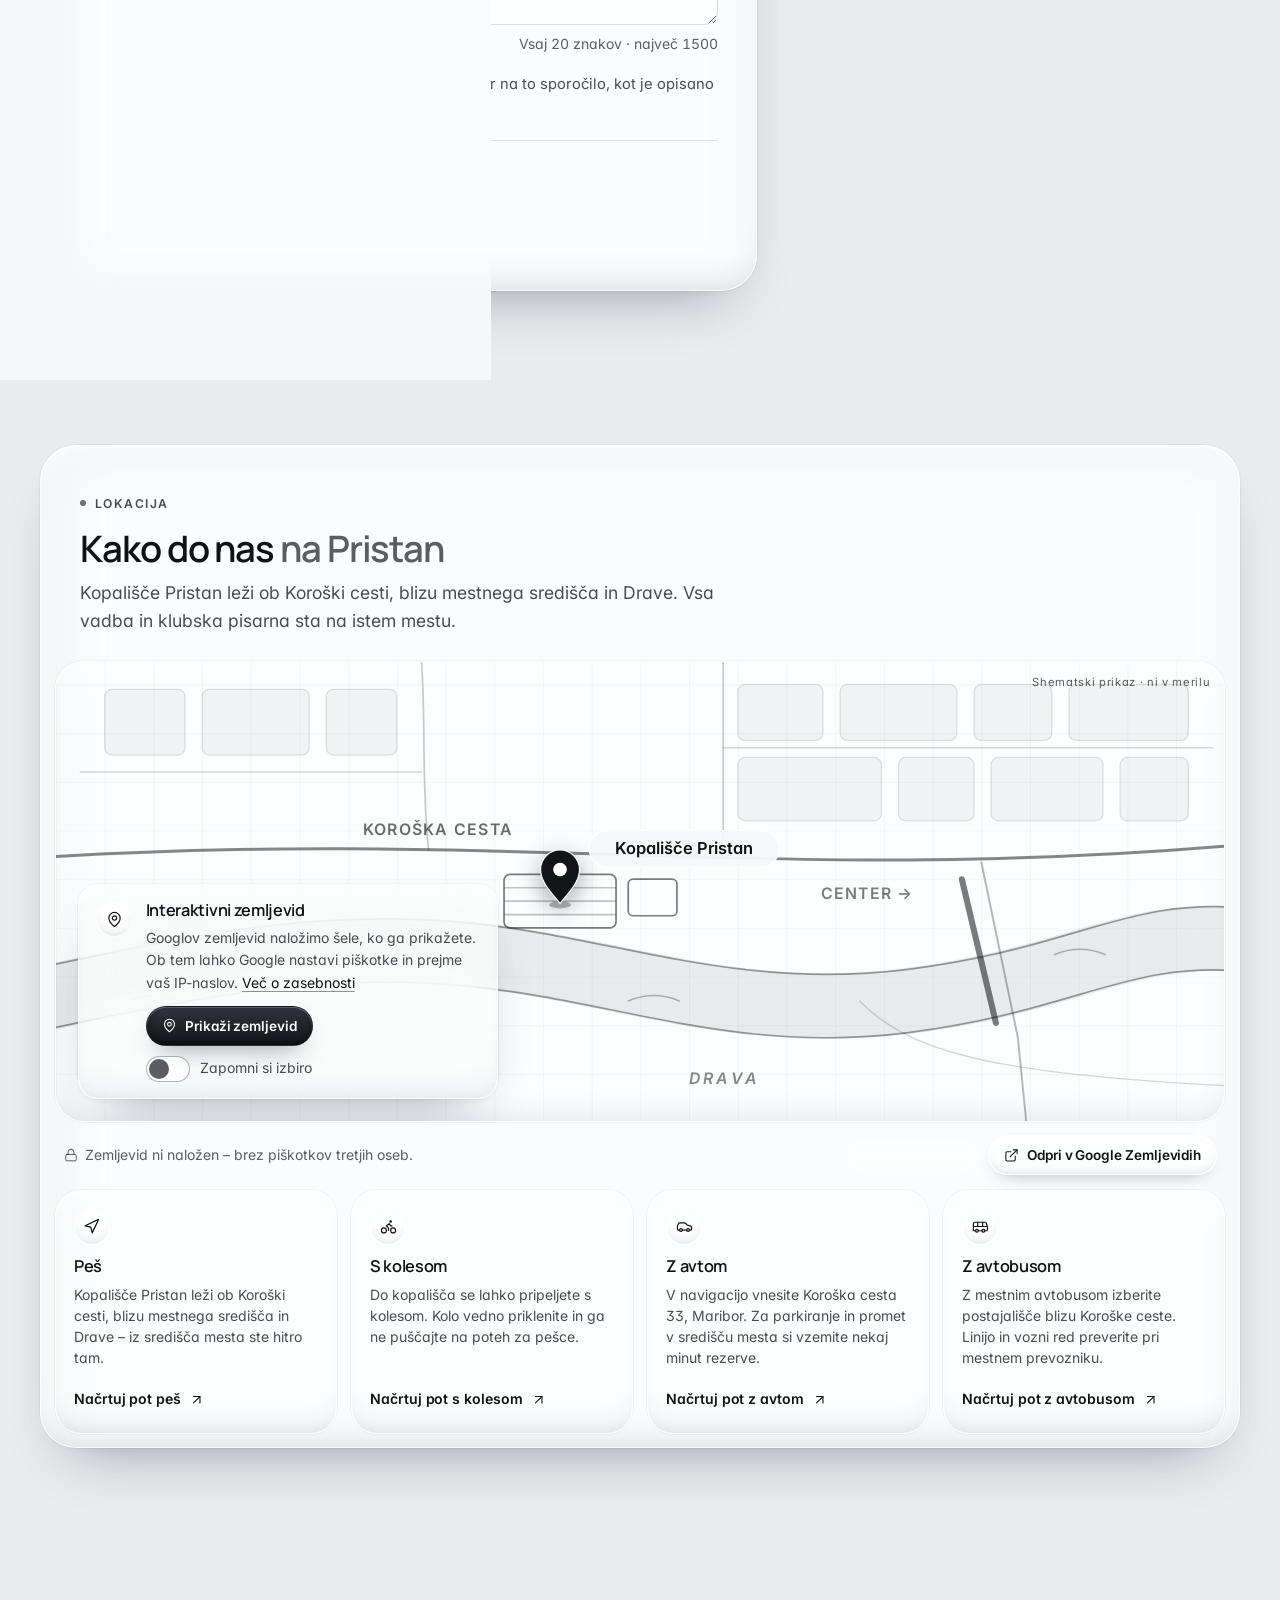
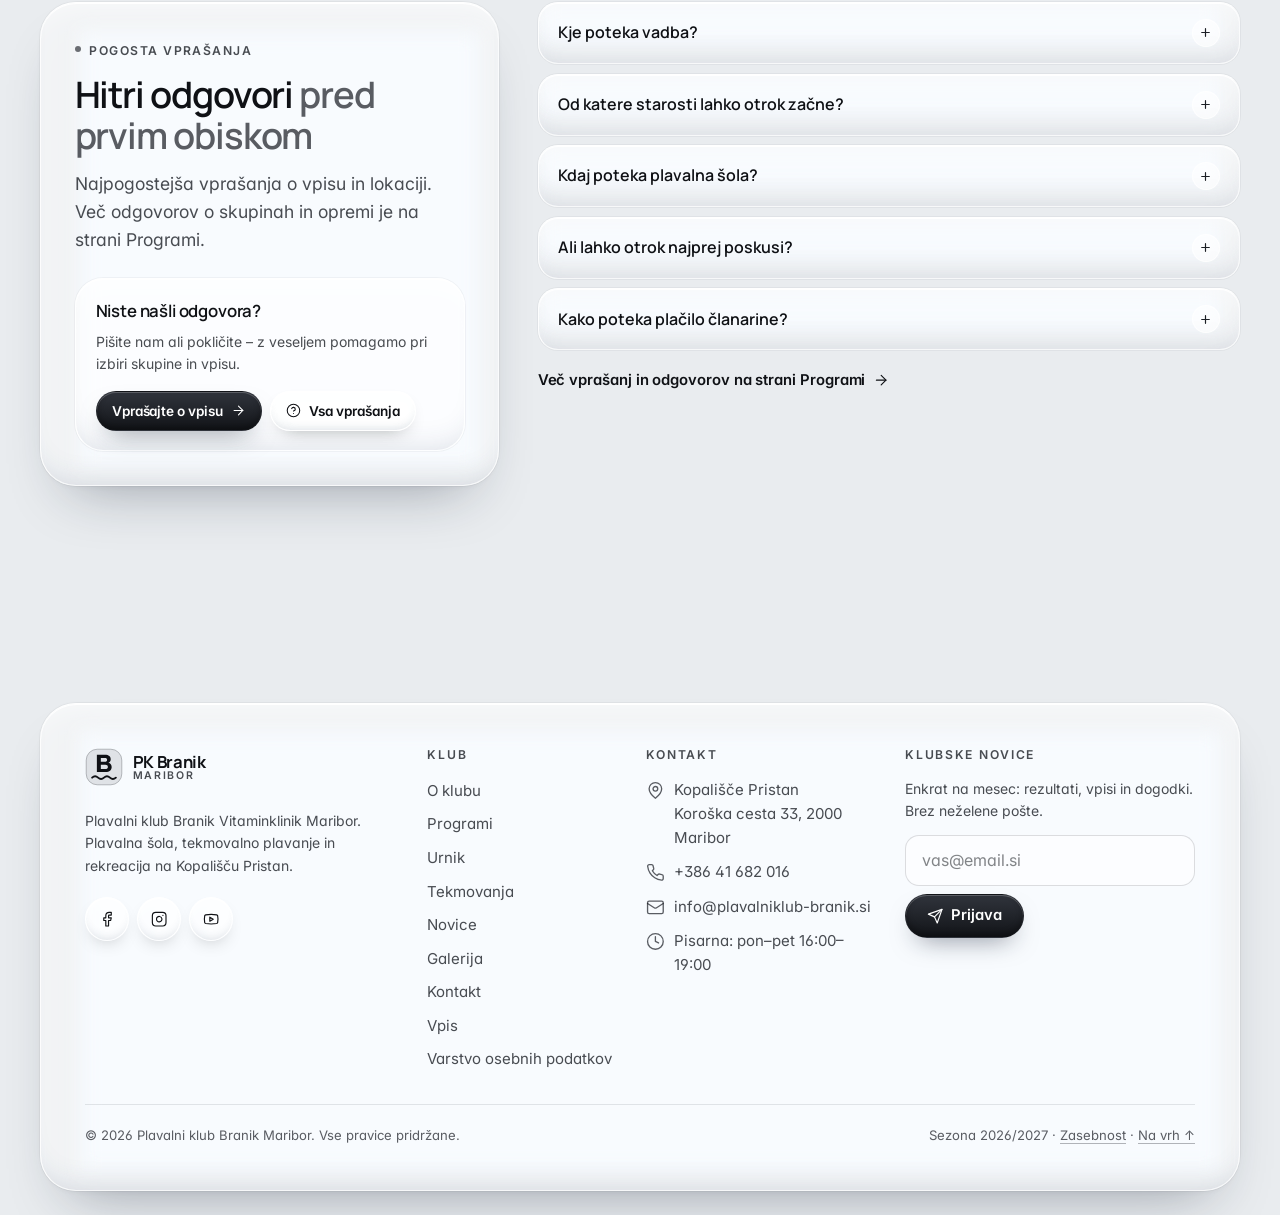
<file: plavalni-klub-branik/kontakt.html>
<!doctype html>
<html lang="sl">
<head>
  <meta charset="utf-8">
  <meta name="viewport" content="width=device-width, initial-scale=1">
  <title>Kontakt · PK Branik Maribor</title>
  <meta name="description" content="Kontakt PK Branik Maribor: Kopališče Pristan, Koroška cesta 33, Maribor. Telefon, e-pošta, uradne ure pisarne, kontaktni obrazec in zemljevid.">
  <meta name="theme-color" content="#0e1013">
  <meta property="og:title" content="Kontakt · PK Branik Maribor">
  <meta property="og:description" content="Pišite nam, pokličite ali se oglasite v klubski pisarni na Kopališču Pristan v Mariboru.">
  <meta property="og:type" content="website">
  <meta property="og:locale" content="sl_SI">
  <link rel="icon" href="assets/img/favicon.svg" type="image/svg+xml">
  <link rel="preconnect" href="https://fonts.googleapis.com">
  <link rel="preconnect" href="https://fonts.gstatic.com" crossorigin>
  <link rel="stylesheet" href="https://fonts.googleapis.com/css2?family=Inter:wght@400;500;600;700&family=Manrope:wght@500;600;700&display=swap">
  <link rel="stylesheet" href="assets/css/style.css">
  <link rel="stylesheet" href="assets/css/pages/kontakt.css">
  <script>(function(){try{var t=localStorage.getItem("pkb-theme");}catch(e){}document.documentElement.setAttribute("data-theme",t||(matchMedia("(prefers-color-scheme: light)").matches?"light":"dark"));})();</script>
  <script src="assets/js/data.js" defer></script>
  <script src="assets/js/site.js" defer></script>
  <script src="assets/js/pages/kontakt.js" defer></script>
</head>
<body data-page="kontakt">
  <a class="skip-link" href="#main">Preskoči na vsebino</a>
  <header data-site-header></header>
  <main id="main" class="contact">

    <!-- ============ HERO: besedilo + stanje pisarne + hitri kontakti ============ -->
    <section class="page-hero contact-hero-section" aria-labelledby="contact-title">
      <div class="container">
        <div class="page-hero__panel glass glass--strong contact-hero" data-reveal>
          <div class="contact-hero__grid">
            <div class="contact-hero__text">
              <ol class="breadcrumb" aria-label="Drobtinice"><li><a href="index.html">Domov</a></li><li><span aria-current="page">Kontakt</span></li></ol>
              <p class="eyebrow">Kontakt · Kopališče Pristan</p>
              <h1 id="contact-title">Pišite nam <span class="gradient-text">ali se oglasite na Pristanu.</span></h1>
              <p class="lead">Vprašanja o vpisu, urniku, tekmovanjih ali sodelovanju? Pišite nam prek obrazca, pokličite ali se oglasite v klubski pisarni na Kopališču Pristan.</p>
              <div class="page-hero__actions cluster">
                <a class="btn btn--primary" href="#obrazec" data-goto-form>Napišite sporočilo <i data-icon="arrow-right" class="icon--move"></i></a>
                <a class="btn" href="tel:+38641682016" data-club-tel><i data-icon="phone"></i>Pokličite nas</a>
              </div>
            </div>

            <aside class="tile contact-office" aria-labelledby="contact-office-title" data-office>
              <div class="contact-office__top">
                <span class="badge contact-office__badge" data-office-badge>Uradne ure</span>
                <span class="small soft num" data-office-clock></span>
              </div>
              <h2 class="contact-office__title" id="contact-office-title" data-office-title>Uradne ure pisarne</h2>
              <p class="contact-office__sub" data-office-sub>Ponedeljek–petek od 16:00 do 19:00.</p>
              <div class="contact-office__progress" data-office-progress hidden>
                <div class="progress" aria-hidden="true"><span data-office-bar></span></div>
                <div class="contact-office__scale small soft num" aria-hidden="true"><span data-office-from>16:00</span><span data-office-to>19:00</span></div>
              </div>
              <ol class="contact-week" role="list" aria-hidden="true" data-office-week></ol>
              <table class="contact-hours" data-office-table>
                <caption class="visually-hidden">Uradne ure klubske pisarne</caption>
                <tbody>
                  <tr><th scope="row">Ponedeljek–petek</th><td>16:00–19:00</td></tr>
                  <tr><th scope="row">Sobota</th><td>po dogovoru</td></tr>
                  <tr><th scope="row">Nedelja in prazniki</th><td>zaprto</td></tr>
                </tbody>
              </table>
              <p class="contact-office__note small soft" data-office-note>Pisarna je na Kopališču Pristan, Koroška cesta 33.</p>
            </aside>
          </div>

          <ul class="contact-strip" role="list" aria-label="Kontaktni podatki">
            <li class="contact-cell">
              <span class="contact-cell__label"><i data-icon="phone" class="icon--sm"></i>Telefon</span>
              <span class="contact-cell__value num" data-club="phone">+386 41 682 016</span>
              <span class="contact-cell__actions">
                <a class="btn btn--sm" href="tel:+38641682016" data-club-tel><i data-icon="phone"></i>Pokliči</a>
                <button type="button" class="btn btn--sm" data-copy="phone" aria-label="Kopiraj telefonsko številko"><i data-icon="copy"></i><span>Kopiraj</span></button>
              </span>
            </li>
            <li class="contact-cell">
              <span class="contact-cell__label"><i data-icon="mail" class="icon--sm"></i>E-pošta</span>
              <span class="contact-cell__value contact-cell__value--email" data-club="email">info@plavalniklub-branik.si</span>
              <span class="contact-cell__actions">
                <a class="btn btn--sm" href="mailto:info@plavalniklub-branik.si" data-club-mailto><i data-icon="send"></i>Napiši</a>
                <button type="button" class="btn btn--sm" data-copy="email" aria-label="Kopiraj e-poštni naslov"><i data-icon="copy"></i><span>Kopiraj</span></button>
              </span>
            </li>
            <li class="contact-cell">
              <span class="contact-cell__label"><i data-icon="map-pin" class="icon--sm"></i>Naslov</span>
              <span class="contact-cell__value"><span data-club="address">Koroška cesta 33</span><span class="contact-cell__sub"><span data-club="postal">2000 Maribor</span> · <span data-club="venue">Kopališče Pristan</span></span></span>
              <span class="contact-cell__actions">
                <a class="btn btn--sm" href="https://www.google.com/maps/search/?api=1&amp;query=Kopali%C5%A1%C4%8De%20Pristan%2C%20Koro%C5%A1ka%20cesta%2033%2C%202000%20Maribor" target="_blank" rel="noopener" data-club-maps aria-label="Odpri v Zemljevidih (Google Zemljevidi, nov zavihek)"><i data-icon="external"></i>Odpri v Zemljevidih</a>
                <button type="button" class="btn btn--sm" data-copy="address" aria-label="Kopiraj naslov"><i data-icon="copy"></i><span>Kopiraj</span></button>
              </span>
            </li>
            <li class="contact-cell contact-cell--social">
              <span class="contact-cell__label"><i data-icon="heart" class="icon--sm"></i>Sledite nam</span>
              <span class="contact-cell__value contact-cell__value--small">Novice, utrinki in rezultati</span>
              <span class="contact-cell__actions" data-social>
                <a class="btn btn--icon btn--sm" href="https://www.facebook.com/" target="_blank" rel="noopener" aria-label="Facebook (odpre se v novem zavihku)" data-tooltip="Facebook"><i data-icon="facebook"></i></a>
                <a class="btn btn--icon btn--sm" href="https://www.instagram.com/" target="_blank" rel="noopener" aria-label="Instagram (odpre se v novem zavihku)" data-tooltip="Instagram"><i data-icon="instagram"></i></a>
                <a class="btn btn--icon btn--sm" href="https://www.youtube.com/" target="_blank" rel="noopener" aria-label="YouTube (odpre se v novem zavihku)" data-tooltip="YouTube"><i data-icon="youtube"></i></a>
              </span>
            </li>
          </ul>
        </div>
      </div>
    </section>

    <!-- ============ KONTAKTNI OBRAZEC ============ -->
    <section class="section contact-form-section" id="obrazec" aria-labelledby="contact-form-title">
      <div class="container contact-form-grid">
        <div class="glass glass--strong contact-formpanel" data-reveal data-formpanel>
          <div class="contact-formpanel__head">
            <p class="eyebrow">Kontaktni obrazec</p>
            <h2 id="contact-form-title">Kako vam <span class="gradient-text">lahko pomagamo?</span></h2>
            <p class="muted">Polja, označena z <span class="contact-req" aria-hidden="true">*</span><span class="visually-hidden">zvezdico</span>, so obvezna. Osnutek se sproti shranjuje na tej napravi, zato se nič ne izgubi.</p>
          </div>

          <div class="tile tile--raised contact-draft" data-draft-notice hidden>
            <span class="icon-bubble icon-bubble--sm" aria-hidden="true"><i data-icon="refresh"></i></span>
            <p class="contact-draft__text small"><strong>Obnovili smo vaš osnutek.</strong> <span data-draft-when></span></p>
            <button type="button" class="btn btn--sm btn--ghost" data-draft-discard><i data-icon="x"></i>Zavrzi osnutek</button>
          </div>

          <form class="contact-form" id="contact-form" data-contact-form novalidate>
            <div class="field-row">
              <div class="field">
                <label class="label" for="cf-name">Ime in priimek <span class="req" aria-hidden="true">*</span></label>
                <input class="input" id="cf-name" name="ime" type="text" required minlength="2" maxlength="80" autocomplete="name" placeholder="npr. Ana Novak">
              </div>
              <div class="field">
                <label class="label" for="cf-email">E-pošta <span class="req" aria-hidden="true">*</span></label>
                <input class="input" id="cf-email" name="eposta" type="email" required maxlength="120" autocomplete="email" inputmode="email" placeholder="ime@domena.si">
              </div>
            </div>
            <div class="field-row">
              <div class="field">
                <label class="label" for="cf-phone">Telefon <span class="opt">(neobvezno)</span></label>
                <input class="input" id="cf-phone" name="telefon" type="tel" autocomplete="tel" inputmode="tel" maxlength="24" placeholder="npr. 041 123 456" pattern="\+?[0-9][0-9 \(\)\/\-]{5,22}" data-pattern-msg="Vnesite veljavno telefonsko številko, npr. 041 123 456 ali +386 41 123 456.">
              </div>
              <div class="field">
                <label class="label" for="cf-topic">Zadeva</label>
                <select class="select" id="cf-topic" name="zadeva" aria-describedby="cf-topic-hint">
                  <option value="splosno">Splošno vprašanje</option>
                  <option value="vpis">Vpis v plavalno šolo</option>
                  <option value="tekmovanja">Tekmovanja</option>
                  <option value="partnerstvo">Partnerstvo in sponzorstvo</option>
                  <option value="mediji">Mediji in fotografije</option>
                </select>
              </div>
            </div>
            <p class="contact-topic-hint small" id="cf-topic-hint" data-topic-hint aria-live="polite"><i data-icon="info" class="icon--sm"></i><span>Za hitre odgovore preverite tudi <a href="#faq">pogosta vprašanja</a>.</span></p>

            <div class="field">
              <label class="label" for="cf-msg">Sporočilo <span class="req" aria-hidden="true">*</span></label>
              <textarea class="textarea" id="cf-msg" name="sporocilo" rows="6" required minlength="20" maxlength="1500" placeholder="Napišite svoje vprašanje …" aria-describedby="cf-msg-count"></textarea>
              <div class="contact-counter">
                <div class="contact-counter__bar" aria-hidden="true"><span data-msg-bar></span></div>
                <p class="contact-counter__text small num" id="cf-msg-count" data-msg-count>Vsaj 20 znakov · največ 1500</p>
              </div>
            </div>

            <div class="field contact-consent">
              <label class="check" for="cf-consent">
                <input type="checkbox" id="cf-consent" name="soglasje" value="da" required>
                <span>Strinjam se, da klub moje podatke uporabi za odgovor na to sporočilo, kot je opisano v <a href="zasebnost.html">politiki zasebnosti</a>. <span class="req" aria-hidden="true">*</span></span>
              </label>
            </div>

            <div class="honeypot" aria-hidden="true">
              <label for="cf-website">Spletna stran (pustite prazno)</label>
              <input type="text" id="cf-website" name="website" tabindex="-1" autocomplete="off">
            </div>

            <div class="contact-form__foot">
              <div class="cluster contact-form__buttons">
                <button class="btn btn--primary btn--lg contact-submit" type="submit" data-submit><span class="contact-submit__spin" aria-hidden="true"></span><i data-icon="send"></i><span data-submit-label>Pošlji sporočilo</span></button>
                <button class="btn btn--ghost" type="button" data-form-clear><i data-icon="refresh"></i>Počisti</button>
              </div>
              <p class="contact-form__status small soft" data-draft-status><i data-icon="lock" class="icon--sm"></i><span>Osnutek se samodejno shranjuje samo na tej napravi.</span></p>
            </div>
          </form>

          <div class="contact-success" data-success hidden>
            <div class="contact-success__head">
              <span class="icon-bubble contact-success__icon" aria-hidden="true"><i data-icon="check-circle"></i></span>
              <div>
                <p class="eyebrow">Sporočilo pripravljeno</p>
                <h3 class="contact-success__title" tabindex="-1" data-success-title>Hvala!</h3>
              </div>
            </div>
            <p class="muted" data-success-text></p>
            <dl class="tile contact-summary" data-success-summary></dl>
            <div class="cluster contact-success__actions">
              <a class="btn btn--primary btn--lg" href="mailto:info@plavalniklub-branik.si" data-success-mailto><i data-icon="send"></i>Pošlji po e-pošti</a>
              <button type="button" class="btn" data-success-copy><i data-icon="copy"></i><span>Kopiraj besedilo</span></button>
              <button type="button" class="btn btn--ghost" data-success-new><i data-icon="plus"></i>Novo sporočilo</button>
            </div>
            <p class="small soft contact-success__note"><i data-icon="lock" class="icon--sm"></i><span>Kopija sporočila je shranjena samo na tej napravi. Izbrišete jo lahko kadar koli na strani <a href="zasebnost.html#piskotki">Zasebnost</a>.</span></p>
          </div>
        </div>

        <aside class="contact-aside" aria-label="Dodatne informacije">
          <a class="photo-card contact-place" href="#zemljevid" data-reveal>
            <img src="assets/img/photos/bazen-hala-sm.jpg" alt="" width="720" height="480" loading="lazy" decoding="async">
            <span class="photo-card__glass contact-place__cap">
              <span class="contact-place__text">
                <strong>Vsa vadba poteka na Kopališču Pristan</strong>
                <span class="small">Koroška cesta 33, Maribor · zemljevid in prihod</span>
              </span>
              <span class="contact-place__go" aria-hidden="true"><i data-icon="arrow-up-right"></i></span>
            </span>
          </a>

          <div class="glass contact-last" data-last hidden>
            <div class="contact-last__head">
              <span class="icon-bubble icon-bubble--sm" aria-hidden="true"><i data-icon="message-circle"></i></span>
              <div>
                <h3 class="contact-last__title">Vaše zadnje sporočilo</h3>
                <p class="small soft" data-last-meta></p>
              </div>
            </div>
            <p class="small muted contact-last__excerpt" data-last-excerpt></p>
            <div class="cluster contact-last__actions">
              <button type="button" class="btn btn--sm" data-last-open><i data-icon="file-text"></i>Prikaži</button>
              <button type="button" class="btn btn--sm btn--ghost" data-last-delete><i data-icon="x"></i>Izbriši kopijo</button>
            </div>
          </div>

          <nav class="glass contact-quick" aria-labelledby="contact-quick-title" data-reveal>
            <h3 class="contact-quick__title" id="contact-quick-title">Morda iščete</h3>
            <ul class="contact-quick__list" role="list">
              <li><a href="vpis.html"><span class="icon-bubble icon-bubble--sm" aria-hidden="true"><i data-icon="sparkles"></i></span><span class="contact-quick__text"><strong>Spletni vpis</strong><span>Prijava v plavalno šolo ali skupino</span></span><i data-icon="chevron-right" class="contact-quick__chev"></i></a></li>
              <li><a href="urnik.html"><span class="icon-bubble icon-bubble--sm" aria-hidden="true"><i data-icon="calendar"></i></span><span class="contact-quick__text"><strong>Urnik treningov</strong><span>Termini vseh skupin na Pristanu</span></span><i data-icon="chevron-right" class="contact-quick__chev"></i></a></li>
              <li><a href="programi.html#cenik"><span class="icon-bubble icon-bubble--sm" aria-hidden="true"><i data-icon="euro"></i></span><span class="contact-quick__text"><strong>Programi in cenik</strong><span>Skupine, cilji in članarine</span></span><i data-icon="chevron-right" class="contact-quick__chev"></i></a></li>
              <li><a href="#faq"><span class="icon-bubble icon-bubble--sm" aria-hidden="true"><i data-icon="help-circle"></i></span><span class="contact-quick__text"><strong>Pogosta vprašanja</strong><span>Hitri odgovori pred prvim obiskom</span></span><i data-icon="chevron-right" class="contact-quick__chev"></i></a></li>
            </ul>
          </nav>
        </aside>
      </div>
    </section>

    <!-- ============ ZEMLJEVID IN PRIHOD ============ -->
    <section class="section contact-map-section" id="zemljevid" aria-labelledby="contact-map-title">
      <div class="container">
        <div class="glass glass--strong contact-mapwrap" data-reveal>
          <div class="contact-mapwrap__head">
            <p class="eyebrow">Lokacija</p>
            <h2 id="contact-map-title">Kako do nas <span class="gradient-text">na Pristan</span></h2>
            <p class="muted contact-mapwrap__lead">Kopališče Pristan leži ob Koroški cesti, blizu mestnega središča in Drave. Vsa vadba in klubska pisarna sta na istem mestu.</p>
          </div>
          <div class="contact-map" data-map>
            <div class="contact-map__art" data-map-art aria-hidden="true">
              <svg class="contact-map__svg" viewBox="0 0 960 420" preserveAspectRatio="xMidYMid slice" focusable="false">
                <defs>
                  <pattern id="contact-grid" width="40" height="40" patternUnits="userSpaceOnUse"><path d="M40 0H0V40" fill="none" stroke="currentColor" stroke-opacity=".06" stroke-width="1"/></pattern>
                </defs>
                <rect width="960" height="420" fill="url(#contact-grid)"/>
                <!-- city blocks -->
                <g fill="currentColor" fill-opacity=".045" stroke="currentColor" stroke-opacity=".12" stroke-width="1">
                  <rect x="560" y="40" width="70" height="46" rx="6"/><rect x="644" y="40" width="96" height="46" rx="6"/><rect x="754" y="40" width="64" height="46" rx="6"/>
                  <rect x="560" y="100" width="118" height="52" rx="6"/><rect x="692" y="100" width="62" height="52" rx="6"/><rect x="768" y="100" width="92" height="52" rx="6"/>
                  <rect x="832" y="40" width="98" height="46" rx="6"/><rect x="874" y="100" width="56" height="52" rx="6"/>
                  <rect x="120" y="44" width="88" height="54" rx="6"/><rect x="222" y="44" width="58" height="54" rx="6"/><rect x="40" y="44" width="66" height="54" rx="6"/>
                </g>
                <!-- streets -->
                <g fill="none" stroke="currentColor" stroke-linecap="round" stroke-linejoin="round">
                  <path d="M-10 182 C 180 170, 340 176, 470 180 S 760 190, 970 172" stroke-opacity=".5" stroke-width="2.4"/>
                  <path d="M548 20 V 168" stroke-opacity=".22" stroke-width="1.4"/>
                  <path d="M300 18 C 304 70, 300 120, 306 176" stroke-opacity=".22" stroke-width="1.4"/>
                  <path d="M548 92 H 950" stroke-opacity=".16" stroke-width="1.2"/>
                  <path d="M20 112 H 300" stroke-opacity=".16" stroke-width="1.2"/>
                  <path d="M760 186 L 790 330 L 800 430" stroke-opacity=".3" stroke-width="1.6"/>
                  <path d="M660 300 C 700 340, 760 360, 970 370" stroke-opacity=".16" stroke-width="1.2"/>
                </g>
                <!-- river Drava -->
                <path d="M-20 300 C 120 270, 220 250, 340 262 S 560 318, 700 300 S 880 240, 980 250" fill="none" stroke="currentColor" stroke-opacity=".08" stroke-width="54" stroke-linecap="round"/>
                <path d="M-20 274 C 120 244, 220 224, 340 236 S 560 292, 700 274 S 880 214, 980 224" fill="none" stroke="currentColor" stroke-opacity=".4" stroke-width="1.4"/>
                <path d="M-20 326 C 120 296, 220 276, 340 288 S 560 344, 700 326 S 880 266, 980 276" fill="none" stroke="currentColor" stroke-opacity=".4" stroke-width="1.4"/>
                <path d="M60 300 c 14 -6 28 -6 42 0 M 470 300 c 14 -6 28 -6 42 0 M 820 262 c 14 -6 28 -6 42 0" fill="none" stroke="currentColor" stroke-opacity=".3" stroke-width="1.2" stroke-linecap="round"/>
                <!-- bridge -->
                <path d="M744 200 L 772 318" stroke="currentColor" stroke-opacity=".55" stroke-width="5" stroke-linecap="round" fill="none"/>
                <!-- venue: pools outline -->
                <g fill="none" stroke="currentColor" stroke-opacity=".55" stroke-width="1.4">
                  <rect x="368" y="196" width="92" height="44" rx="5"/>
                  <path d="M368 207 H 460 M368 218 H 460 M368 229 H 460" stroke-opacity=".25"/>
                  <rect x="470" y="200" width="40" height="30" rx="4"/>
                </g>
                <!-- labels -->
                <g fill="currentColor" font-family="Inter, sans-serif" font-size="13" font-weight="600" letter-spacing=".08em">
                  <text x="252" y="164" fill-opacity=".62">KOROŠKA CESTA</text>
                  <text x="520" y="368" fill-opacity=".5" font-style="italic" letter-spacing=".2em">DRAVA</text>
                  <text x="628" y="216" fill-opacity=".55">CENTER →</text>
                </g>
                <!-- pin + label -->
                <g class="contact-map__pin" transform="translate(414 220)">
                  <ellipse class="contact-map__pulse" cx="0" cy="0" rx="26" ry="9"/>
                  <ellipse class="contact-map__shadow" cx="0" cy="1" rx="9" ry="3"/>
                  <path class="contact-map__pin-body" d="M0 0 C -6 -8 -16 -17 -16 -28 A 16 16 0 1 1 16 -28 C 16 -17 6 -8 0 0 Z"/>
                  <circle class="contact-map__pin-dot" cx="0" cy="-28" r="5.6"/>
                  <g class="contact-map__chip" transform="translate(24 -60)">
                    <rect width="156" height="30" rx="15"/>
                    <text x="78" y="19.5" text-anchor="middle" font-family="Inter, sans-serif" font-size="13.5" font-weight="600">Kopališče Pristan</text>
                  </g>
                </g>
              </svg>
              <span class="contact-map__scale">Shematski prikaz · ni v merilu</span>
            </div>

            <div class="contact-map__consent" data-map-consent>
              <span class="icon-bubble icon-bubble--sm" aria-hidden="true"><i data-icon="map-pin"></i></span>
              <div class="contact-map__consent-text">
                <h3 class="contact-map__consent-title">Interaktivni zemljevid</h3>
                <p class="small muted">Googlov zemljevid naložimo šele, ko ga prikažete. Ob tem lahko Google nastavi piškotke in prejme vaš IP-naslov. <a href="zasebnost.html#piskotki">Več o zasebnosti</a></p>
                <div class="contact-map__consent-actions">
                  <button type="button" class="btn btn--primary btn--sm" data-map-load><i data-icon="map-pin"></i>Prikaži zemljevid</button>
                  <label class="switch contact-map__remember"><input type="checkbox" data-map-remember><span class="small">Zapomni si izbiro</span></label>
                </div>
              </div>
            </div>
            <div class="contact-map__frame" data-map-frame hidden></div>
          </div>

          <div class="contact-map__bar">
            <p class="small soft contact-map__bar-text" data-map-status aria-live="polite"><i data-icon="lock" class="icon--sm"></i><span>Zemljevid ni naložen – brez piškotkov tretjih oseb.</span></p>
            <div class="cluster contact-map__bar-actions">
              <button type="button" class="btn btn--sm btn--ghost" data-map-hide hidden><i data-icon="x"></i>Skrij zemljevid</button>
              <button type="button" class="btn btn--sm" data-copy="address" aria-label="Kopiraj naslov"><i data-icon="copy"></i><span>Kopiraj naslov</span></button>
              <a class="btn btn--sm" href="https://www.google.com/maps/search/?api=1&amp;query=Kopali%C5%A1%C4%8De%20Pristan%2C%20Koro%C5%A1ka%20cesta%2033%2C%202000%20Maribor" target="_blank" rel="noopener" data-club-maps aria-label="Odpri v Google Zemljevidih (nov zavihek)"><i data-icon="external"></i>Odpri v Google Zemljevidih</a>
            </div>
          </div>

          <ul class="contact-ways" role="list" aria-label="Prihod na Kopališče Pristan" data-reveal-stagger="70">
            <li class="tile contact-way" data-reveal>
              <span class="icon-bubble icon-bubble--sm" aria-hidden="true"><i data-icon="navigation"></i></span>
              <h3 class="contact-way__title">Peš</h3>
              <p class="small muted">Kopališče Pristan leži ob Koroški cesti, blizu mestnega središča in Drave – iz središča mesta ste hitro tam.</p>
              <a class="btn btn--link btn--sm contact-way__link" data-route="walking" href="https://www.google.com/maps/dir/?api=1&amp;destination=Kopali%C5%A1%C4%8De%20Pristan%2C%20Koro%C5%A1ka%20cesta%2033%2C%202000%20Maribor&amp;travelmode=walking" target="_blank" rel="noopener">Načrtuj pot peš <i data-icon="arrow-up-right" class="icon--sm"></i><span class="visually-hidden"> (nov zavihek)</span></a>
            </li>
            <li class="tile contact-way" data-reveal>
              <span class="icon-bubble icon-bubble--sm" aria-hidden="true"><i data-icon="bike"></i></span>
              <h3 class="contact-way__title">S kolesom</h3>
              <p class="small muted">Do kopališča se lahko pripeljete s kolesom. Kolo vedno priklenite in ga ne puščajte na poteh za pešce.</p>
              <a class="btn btn--link btn--sm contact-way__link" data-route="bicycling" href="https://www.google.com/maps/dir/?api=1&amp;destination=Kopali%C5%A1%C4%8De%20Pristan%2C%20Koro%C5%A1ka%20cesta%2033%2C%202000%20Maribor&amp;travelmode=bicycling" target="_blank" rel="noopener">Načrtuj pot s kolesom <i data-icon="arrow-up-right" class="icon--sm"></i><span class="visually-hidden"> (nov zavihek)</span></a>
            </li>
            <li class="tile contact-way" data-reveal>
              <span class="icon-bubble icon-bubble--sm" aria-hidden="true"><i data-icon="car"></i></span>
              <h3 class="contact-way__title">Z avtom</h3>
              <p class="small muted">V navigacijo vnesite Koroška cesta 33, Maribor. Za parkiranje in promet v središču mesta si vzemite nekaj minut rezerve.</p>
              <a class="btn btn--link btn--sm contact-way__link" data-route="driving" href="https://www.google.com/maps/dir/?api=1&amp;destination=Kopali%C5%A1%C4%8De%20Pristan%2C%20Koro%C5%A1ka%20cesta%2033%2C%202000%20Maribor&amp;travelmode=driving" target="_blank" rel="noopener">Načrtuj pot z avtom <i data-icon="arrow-up-right" class="icon--sm"></i><span class="visually-hidden"> (nov zavihek)</span></a>
            </li>
            <li class="tile contact-way" data-reveal>
              <span class="icon-bubble icon-bubble--sm" aria-hidden="true"><i data-icon="bus"></i></span>
              <h3 class="contact-way__title">Z avtobusom</h3>
              <p class="small muted">Z mestnim avtobusom izberite postajališče blizu Koroške ceste. Linijo in vozni red preverite pri mestnem prevozniku.</p>
              <a class="btn btn--link btn--sm contact-way__link" data-route="transit" href="https://www.google.com/maps/dir/?api=1&amp;destination=Kopali%C5%A1%C4%8De%20Pristan%2C%20Koro%C5%A1ka%20cesta%2033%2C%202000%20Maribor&amp;travelmode=transit" target="_blank" rel="noopener">Načrtuj pot z avtobusom <i data-icon="arrow-up-right" class="icon--sm"></i><span class="visually-hidden"> (nov zavihek)</span></a>
            </li>
          </ul>
        </div>
      </div>
    </section>

    <!-- ============ POGOSTA VPRAŠANJA ============ -->
    <section class="section contact-faq-section" id="faq" aria-labelledby="contact-faq-title">
      <div class="container contact-faq">
        <div class="contact-faq__side glass" data-reveal>
          <div class="section-head">
            <p class="eyebrow">Pogosta vprašanja</p>
            <h2 id="contact-faq-title">Hitri odgovori <span class="gradient-text">pred prvim obiskom</span></h2>
            <p class="lead">Najpogostejša vprašanja o vpisu in lokaciji. Več odgovorov o skupinah in opremi je na strani Programi.</p>
          </div>
          <div class="tile tile--raised contact-faq__cta">
            <p class="contact-faq__cta-title">Niste našli odgovora?</p>
            <p class="small muted">Pišite nam ali pokličite – z veseljem pomagamo pri izbiri skupine in vpisu.</p>
            <div class="cluster contact-faq__cta-actions">
              <a class="btn btn--primary btn--sm" href="kontakt.html?zadeva=vpis#obrazec" data-topic-link="vpis">Vprašajte o vpisu <i data-icon="arrow-right" class="icon--move"></i></a>
              <a class="btn btn--sm" href="programi.html#faq"><i data-icon="help-circle"></i>Vsa vprašanja</a>
            </div>
          </div>
        </div>
        <div class="contact-faq__list">
          <div class="accordion" data-faq>
            <noscript><p class="muted">Odgovore na pogosta vprašanja najdete tudi na strani <a href="programi.html#faq">Programi</a>.</p></noscript>
          </div>
          <a class="btn btn--link contact-faq__more" href="programi.html#faq">Več vprašanj in odgovorov na strani Programi <i data-icon="arrow-right" class="icon--move"></i></a>
        </div>
      </div>
    </section>
  </main>
  <footer data-site-footer></footer>
</body>
</html>
</file>
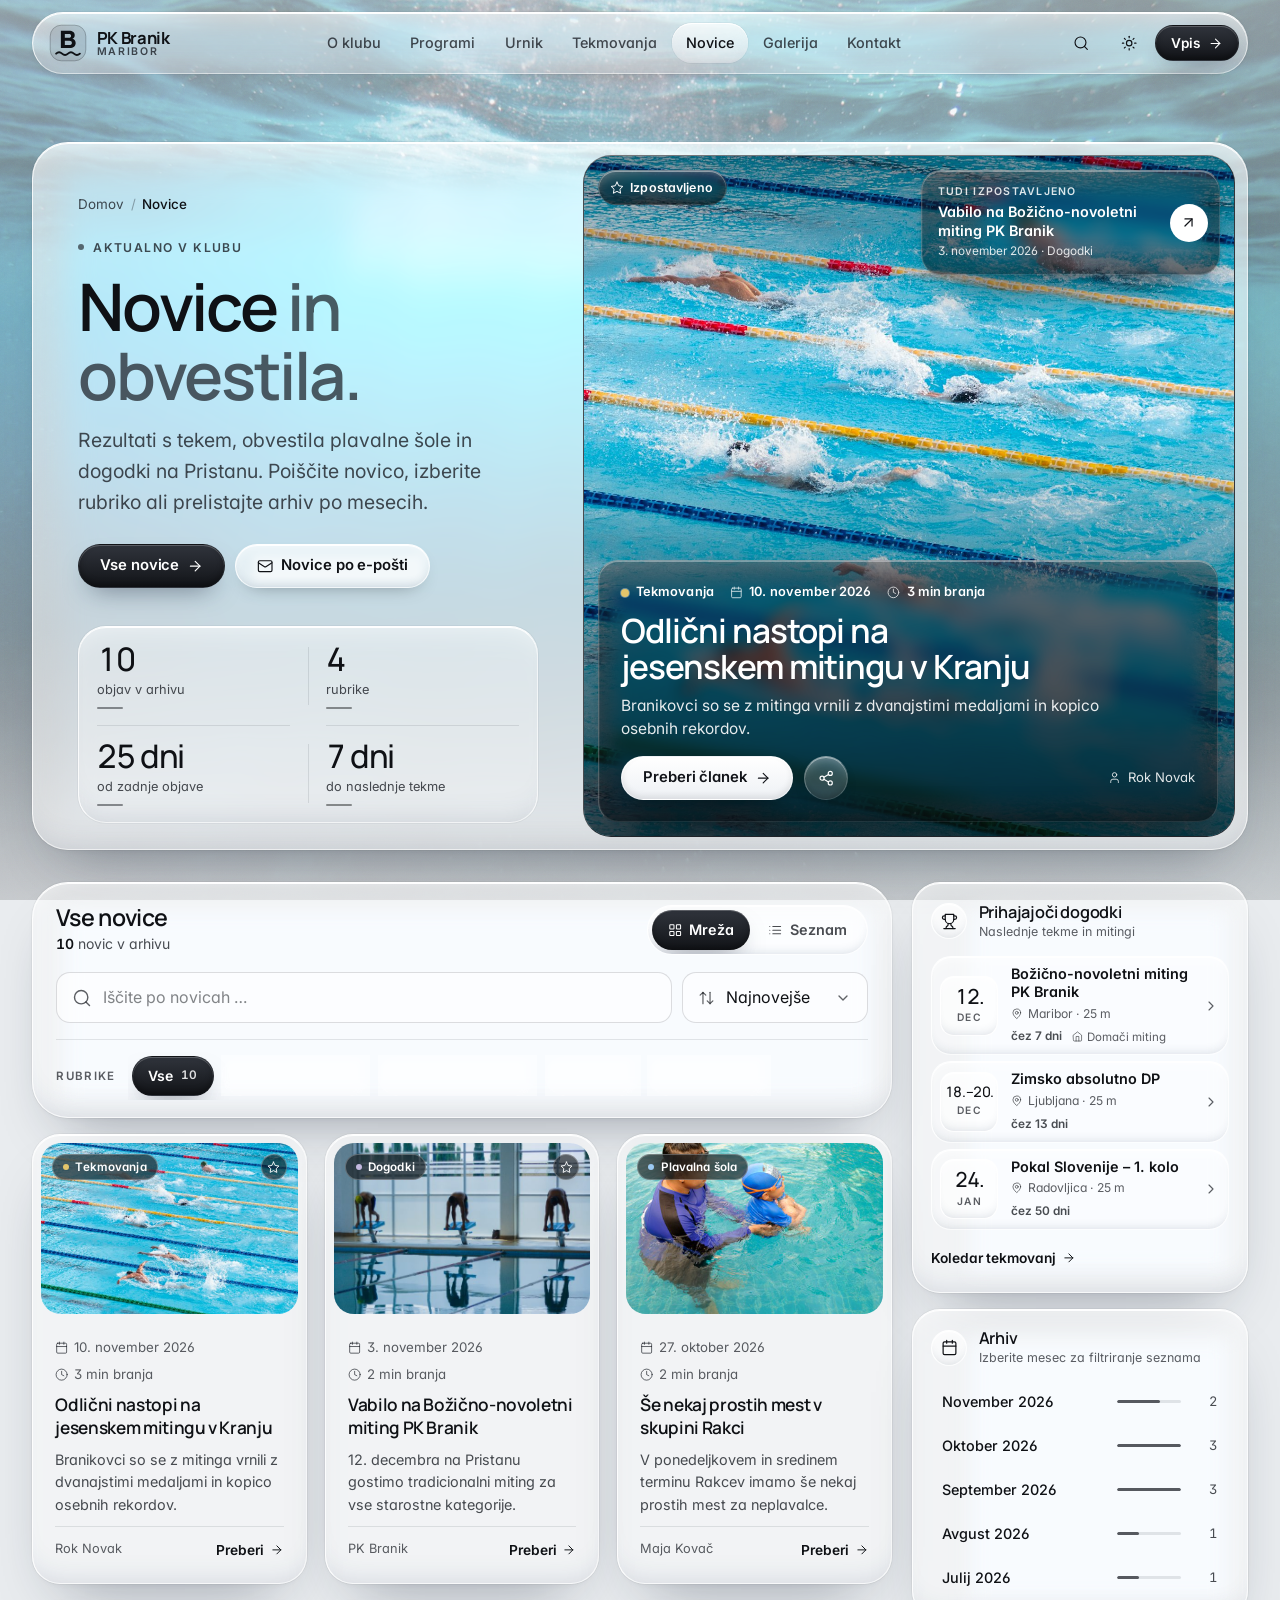
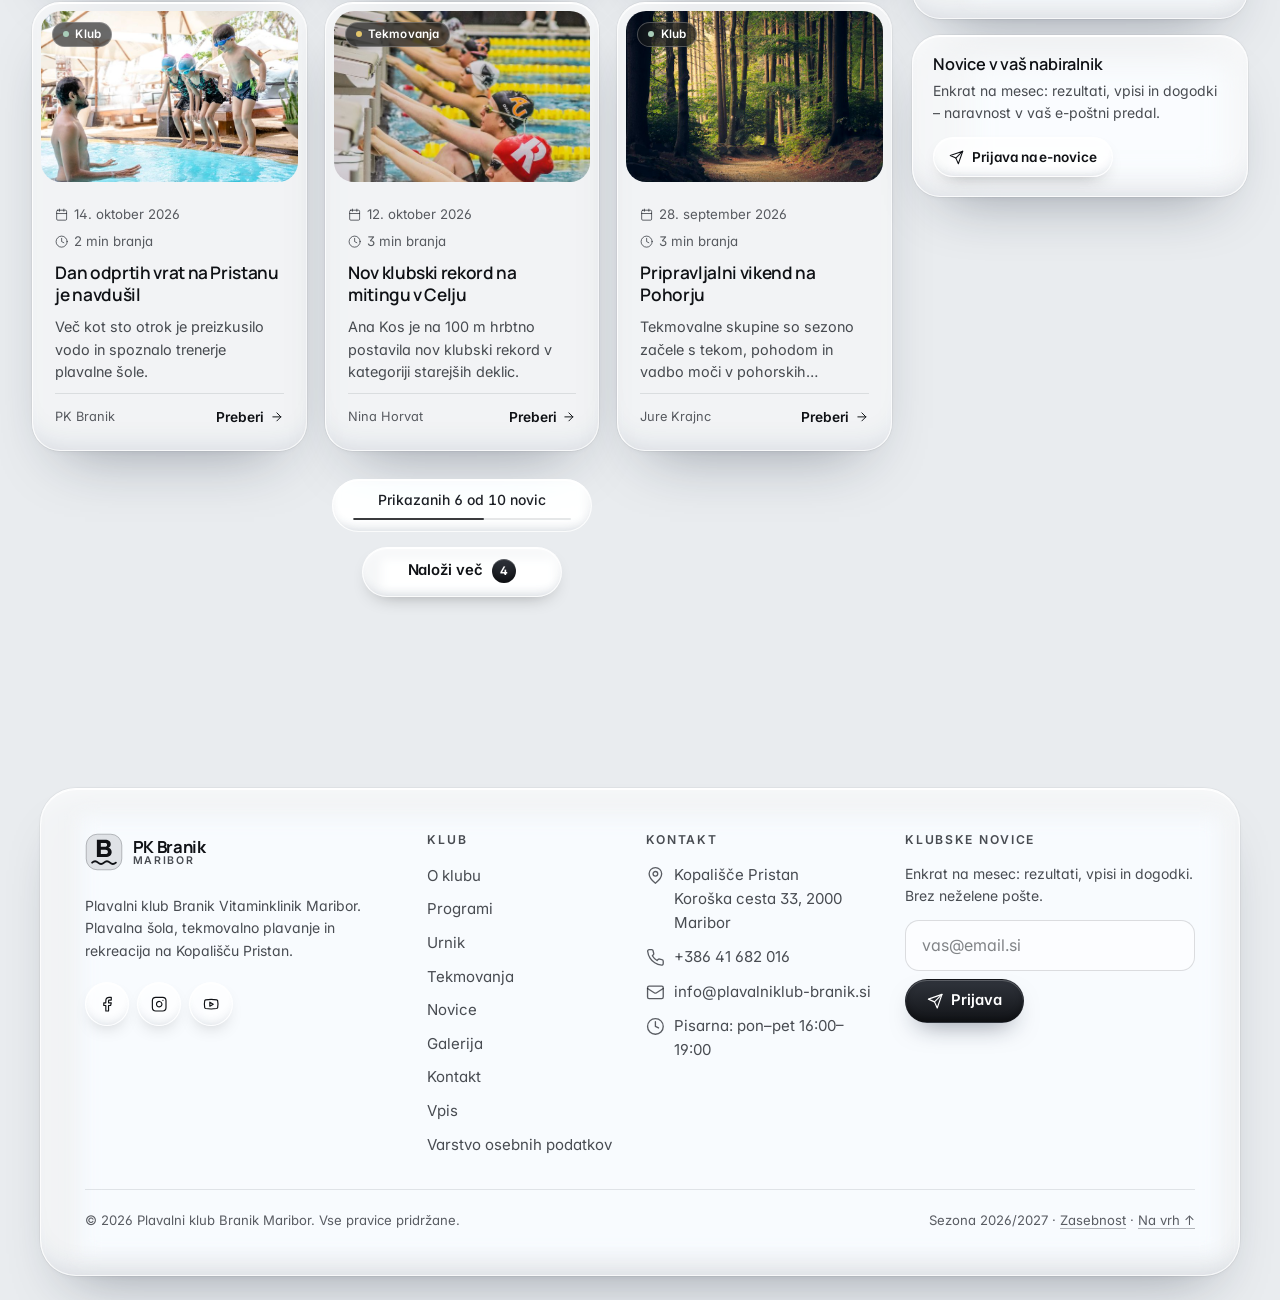
<file: plavalni-klub-branik/novice.html>
<!doctype html>
<html lang="sl">
<head>
  <meta charset="utf-8">
  <meta name="viewport" content="width=device-width, initial-scale=1">
  <title>Novice · PK Branik Maribor</title>
  <meta name="description" content="Novice Plavalnega kluba Branik Maribor: rezultati s tekem, obvestila plavalne šole in klubski dogodki na Kopališču Pristan.">
  <meta name="theme-color" content="#0e1013">
  <meta property="og:title" content="Novice · PK Branik Maribor">
  <meta property="og:description" content="Rezultati s tekem, obvestila plavalne šole in dogodki PK Branik Maribor na enem mestu.">
  <meta property="og:type" content="website">
  <meta property="og:locale" content="sl_SI">
  <link rel="icon" href="assets/img/favicon.svg" type="image/svg+xml">
  <link rel="preconnect" href="https://fonts.googleapis.com">
  <link rel="preconnect" href="https://fonts.gstatic.com" crossorigin>
  <link rel="stylesheet" href="https://fonts.googleapis.com/css2?family=Inter:wght@400;500;600;700&family=Manrope:wght@500;600;700&display=swap">
  <link rel="stylesheet" href="assets/css/style.css">
  <link rel="stylesheet" href="assets/css/pages/novice.css">
  <script>(function(){try{var t=localStorage.getItem("pkb-theme");}catch(e){}document.documentElement.setAttribute("data-theme",t||(matchMedia("(prefers-color-scheme: light)").matches?"light":"dark"));})();</script>
  <script src="assets/js/data.js" defer></script>
  <script src="assets/js/site.js" defer></script>
  <script src="assets/js/pages/novice.js" defer></script>
</head>
<body data-page="novice">
  <a class="skip-link" href="#main">Preskoči na vsebino</a>
  <header data-site-header></header>
  <main id="main" class="news" data-news>

    <!-- ============ HERO: naslov + izpostavljena novica ============ -->
    <section class="page-hero news-hero-section" aria-labelledby="news-title">
      <div class="container--wide">
        <div class="page-hero__panel glass glass--strong news-hero" data-reveal>
          <div class="news-hero__text">
            <div>
              <ol class="breadcrumb" aria-label="Drobtinice"><li><a href="index.html">Domov</a></li><li><span aria-current="page">Novice</span></li></ol>
              <p class="eyebrow">Aktualno v klubu</p>
              <h1 id="news-title">Novice <span class="gradient-text">in obvestila.</span></h1>
              <p class="lead">Rezultati s tekem, obvestila plavalne šole in dogodki na Pristanu. Poiščite novico, izberite rubriko ali prelistajte arhiv po mesecih.</p>
              <div class="page-hero__actions cluster news-hero__actions">
                <a class="btn btn--primary" href="#seznam" data-scroll-list>Vse novice <i data-icon="arrow-right" class="icon--move"></i></a>
                <a class="btn" href="#nl-email" data-newsletter-focus><i data-icon="mail"></i>Novice po e-pošti</a>
              </div>
            </div>
            <ul class="news-stats" role="list" aria-label="Novice v številkah" data-stats></ul>
          </div>

          <div class="news-feature-slot" id="izpostavljeno" data-feature>
            <div class="news-feature news-feature--skeleton skeleton" aria-hidden="true"></div>
            <noscript>
              <div class="news-feature news-feature--static photo-card">
                <img src="assets/img/photos/tekma-proge-sm.jpg" alt="" width="720" height="481">
                <div class="photo-card__glass"><strong>Novice PK Branik</strong><p class="small">Za prikaz izpostavljene novice omogočite JavaScript.</p></div>
              </div>
            </noscript>
          </div>
        </div>
      </div>
    </section>

    <!-- ============ SEZNAM NOVIC + STRANSKI STOLPEC ============ -->
    <section class="section--tight news-main" id="seznam" aria-labelledby="news-list-title">
      <div class="container--wide news-layout">
        <div class="news-layout__main">
          <div class="glass news-toolbar" data-toolbar>
            <div class="news-toolbar__top">
              <div class="news-toolbar__heading">
                <h2 class="news-toolbar__title" id="news-list-title">Vse novice</h2>
                <p class="news-toolbar__count small muted" data-count aria-live="polite" aria-atomic="true">Novice kluba</p>
              </div>
              <div class="tabs-list news-views" role="group" aria-label="Prikaz novic">
                <button type="button" class="tab" data-view="grid" aria-pressed="true"><i data-icon="grid"></i>Mreža</button>
                <button type="button" class="tab" data-view="list" aria-pressed="false"><i data-icon="list"></i>Seznam</button>
              </div>
            </div>

            <div class="news-toolbar__controls">
              <div class="input-icon news-search">
                <i data-icon="search"></i>
                <label class="visually-hidden" for="news-q">Iskanje po novicah</label>
                <input class="input" type="search" id="news-q" name="q" placeholder="Iščite po novicah …" autocomplete="off" spellcheck="false" enterkeyhint="search" data-search>
                <button type="button" class="news-search__clear" data-search-clear aria-label="Počisti iskanje" hidden><i data-icon="x"></i></button>
              </div>
              <div class="news-sort">
                <label class="visually-hidden" for="news-sort">Razvrsti novice</label>
                <i data-icon="sort" class="news-sort__icon"></i>
                <select class="select" id="news-sort" data-sort>
                  <option value="new">Najnovejše</option>
                  <option value="old">Najstarejše</option>
                </select>
              </div>
            </div>

            <div class="news-toolbar__chips">
              <span class="news-toolbar__label" id="news-cat-label">Rubrike</span>
              <div class="chip-group chip-group--scroll news-chips" role="group" aria-labelledby="news-cat-label" data-cats></div>
            </div>

            <div class="news-active" data-active hidden>
              <span class="news-toolbar__label">Filtri</span>
              <div class="news-active__chips" data-active-chips></div>
              <button type="button" class="btn btn--sm btn--ghost news-active__clear" data-clear><i data-icon="x"></i>Počisti filtre</button>
            </div>
          </div>

          <div class="news-results" data-results>
            <ul class="news-grid" role="list" data-list aria-labelledby="news-list-title">
              <li class="news-skel" aria-hidden="true"><div class="skeleton news-skel__img"></div><div class="skeleton news-skel__line"></div><div class="skeleton news-skel__line news-skel__line--short"></div></li>
              <li class="news-skel" aria-hidden="true"><div class="skeleton news-skel__img"></div><div class="skeleton news-skel__line"></div><div class="skeleton news-skel__line news-skel__line--short"></div></li>
              <li class="news-skel" aria-hidden="true"><div class="skeleton news-skel__img"></div><div class="skeleton news-skel__line"></div><div class="skeleton news-skel__line news-skel__line--short"></div></li>
            </ul>
            <noscript>
              <div class="glass empty-state">
                <p>Za iskanje, filtriranje in branje novic omogočite JavaScript. Aktualna obvestila dobite tudi v pisarni kluba ali na telefonu +386 41 682 016.</p>
              </div>
            </noscript>
            <div class="news-more" data-more-wrap hidden>
              <div class="news-more__progress">
                <span class="small" data-more-text></span>
                <div class="news-more__bar" aria-hidden="true"><span data-more-bar></span></div>
              </div>
              <button type="button" class="btn news-more__btn" data-more>Naloži več <span class="news-more__n" data-more-n></span><span class="visually-hidden" data-more-noun></span></button>
            </div>
          </div>
        </div>

        <aside class="news-side" aria-label="Dogodki in arhiv">
          <section class="glass news-side__card news-events-card" id="dogodki" aria-labelledby="news-events-title">
            <div class="news-side__head">
              <span class="icon-bubble icon-bubble--sm"><i data-icon="trophy"></i></span>
              <div class="news-side__titles">
                <h2 class="news-side__title" id="news-events-title">Prihajajoči dogodki</h2>
                <p class="news-side__sub">Naslednje tekme in mitingi</p>
              </div>
            </div>
            <ol class="news-events" role="list" data-events>
              <noscript><li><a href="tekmovanja.html#koledar">Odprite koledar tekmovanj</a></li></noscript>
            </ol>
            <a class="news-side__link" href="tekmovanja.html#koledar">Koledar tekmovanj <i data-icon="arrow-right"></i></a>
          </section>

          <section class="glass news-side__card news-archive-card" id="arhiv" aria-labelledby="news-archive-title">
            <div class="news-side__head">
              <span class="icon-bubble icon-bubble--sm"><i data-icon="calendar"></i></span>
              <div class="news-side__titles">
                <h2 class="news-side__title" id="news-archive-title">Arhiv</h2>
                <p class="news-side__sub">Izberite mesec za filtriranje seznama</p>
              </div>
            </div>
            <div class="news-archive" data-archive></div>
          </section>

          <section class="glass glass--strong news-side__card news-mail" aria-labelledby="news-mail-title">
            <h2 class="news-mail__title" id="news-mail-title">Novice v vaš nabiralnik</h2>
            <p class="small muted">Enkrat na mesec: rezultati, vpisi in dogodki – naravnost v vaš e-poštni predal.</p>
            <a class="btn btn--sm news-mail__btn" href="#nl-email" data-newsletter-focus><i data-icon="send"></i>Prijava na e-novice</a>
          </section>
        </aside>
      </div>
    </section>
  </main>
  <footer data-site-footer></footer>
</body>
</html>
</file>
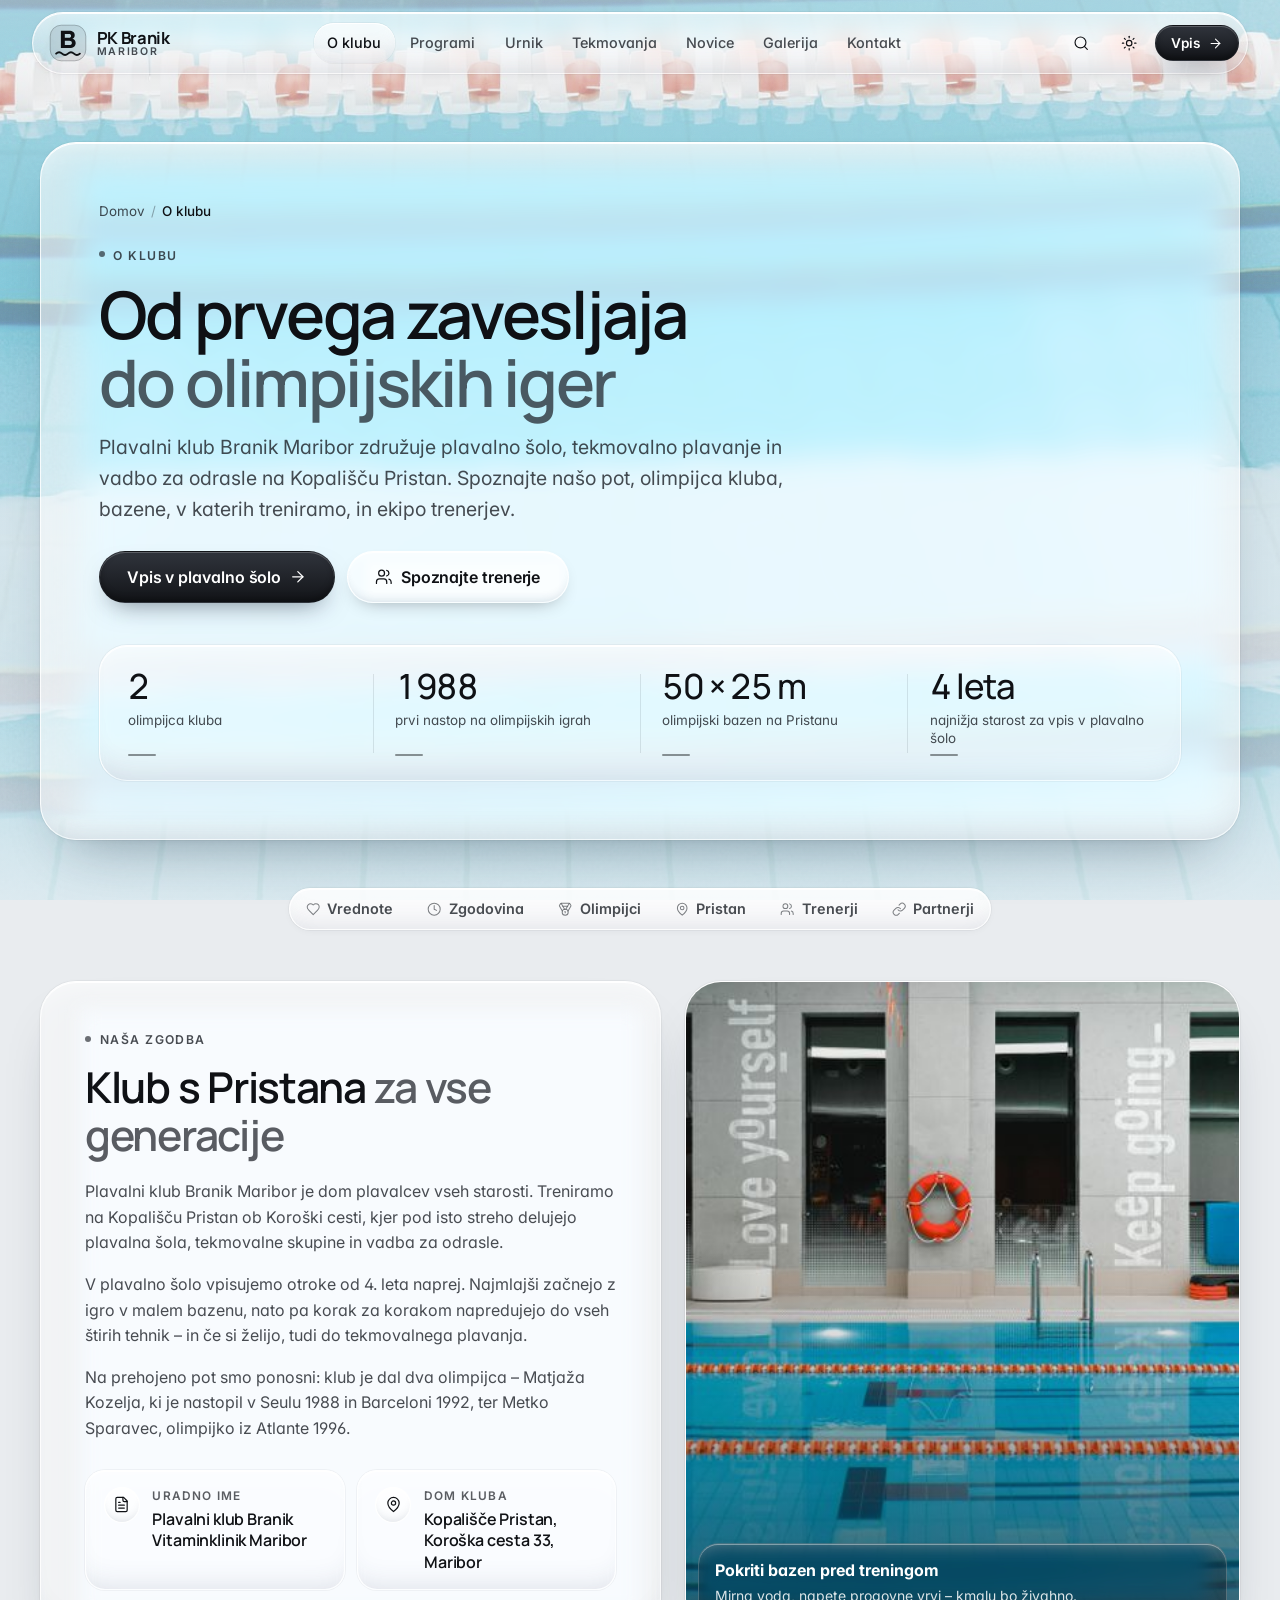
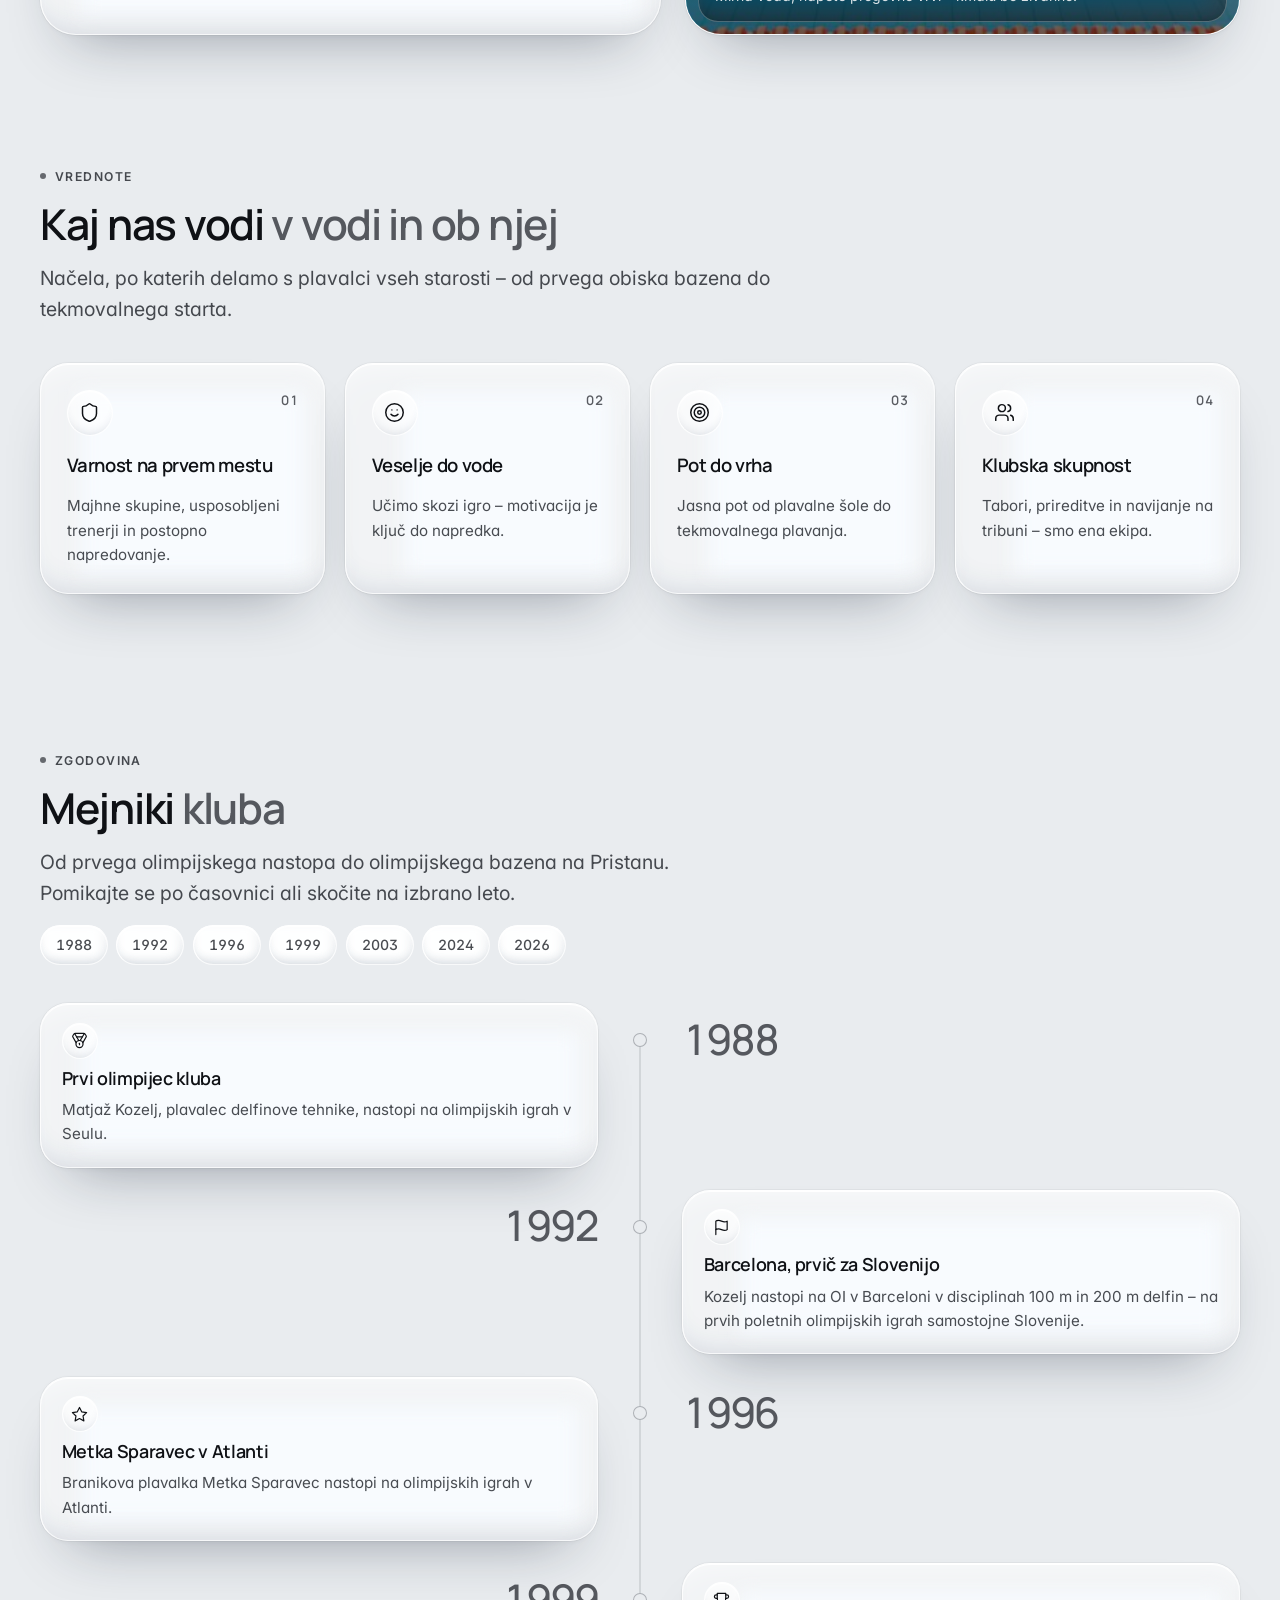
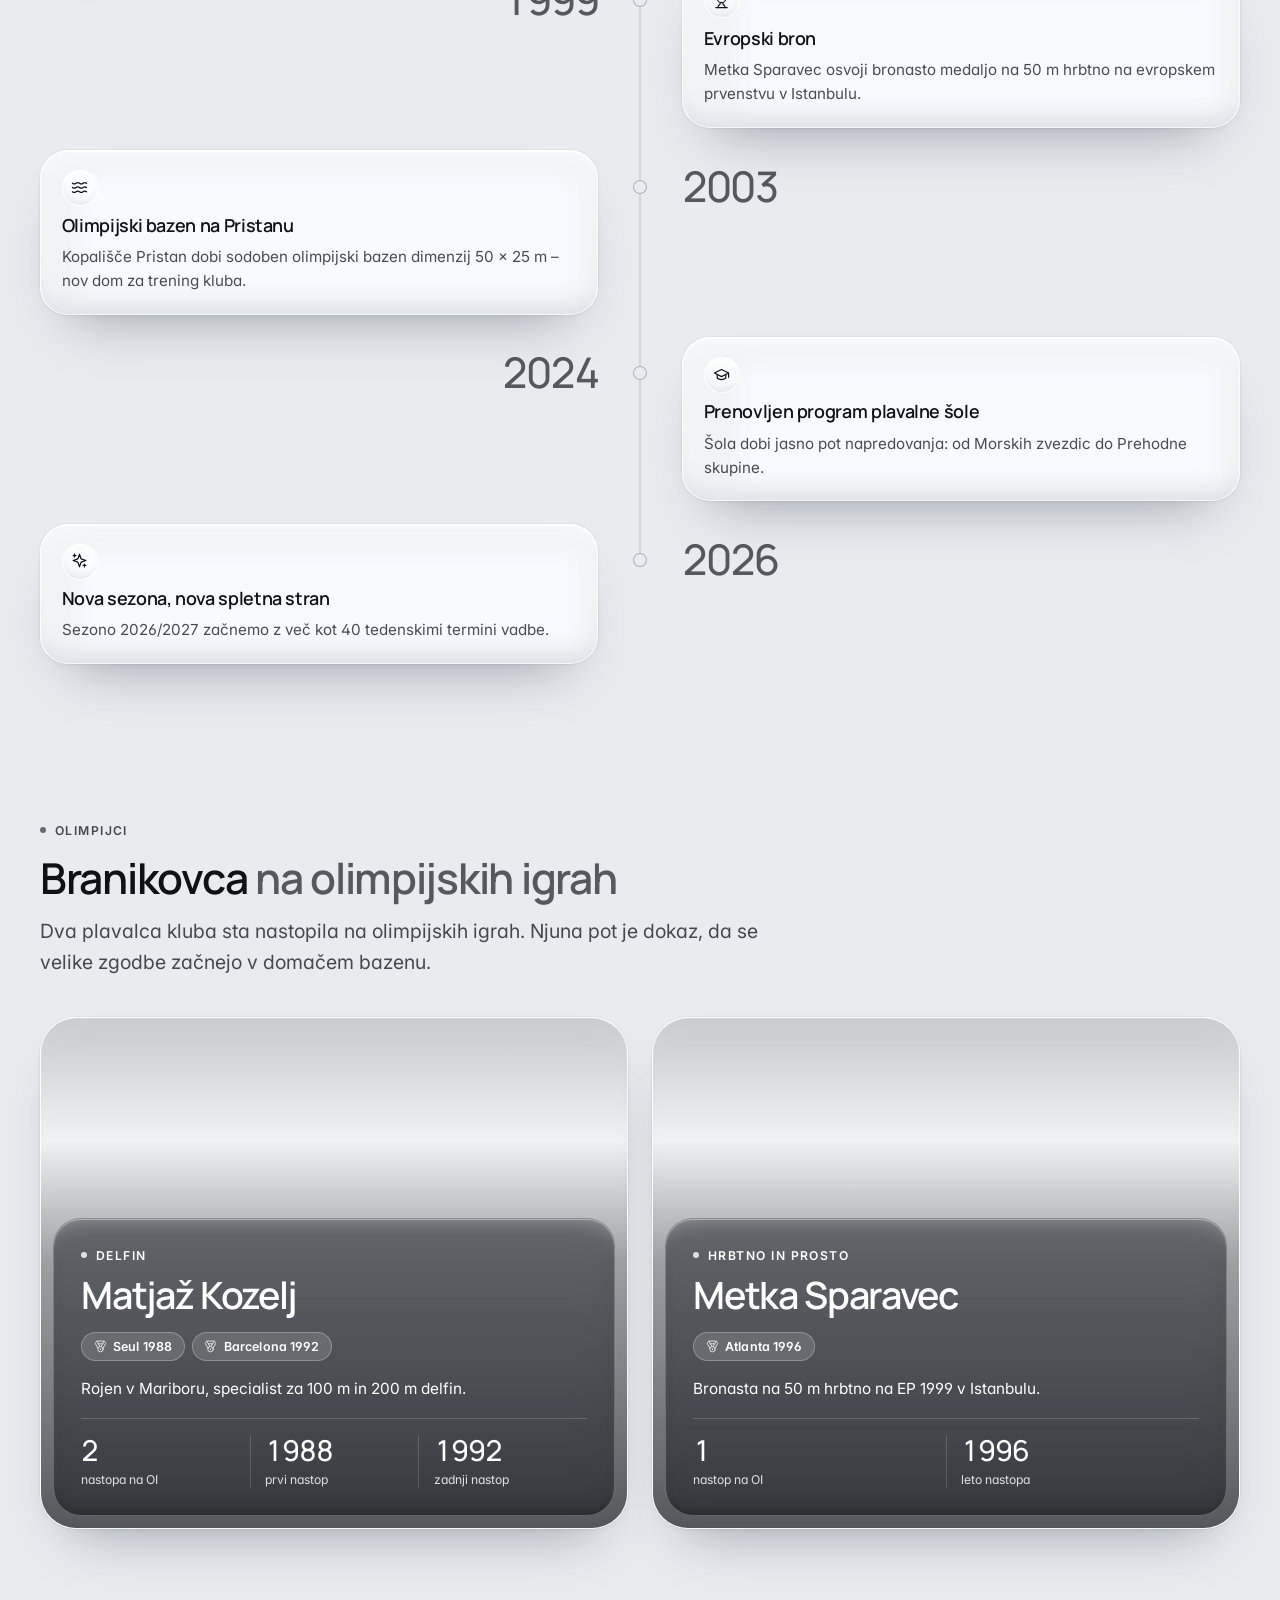
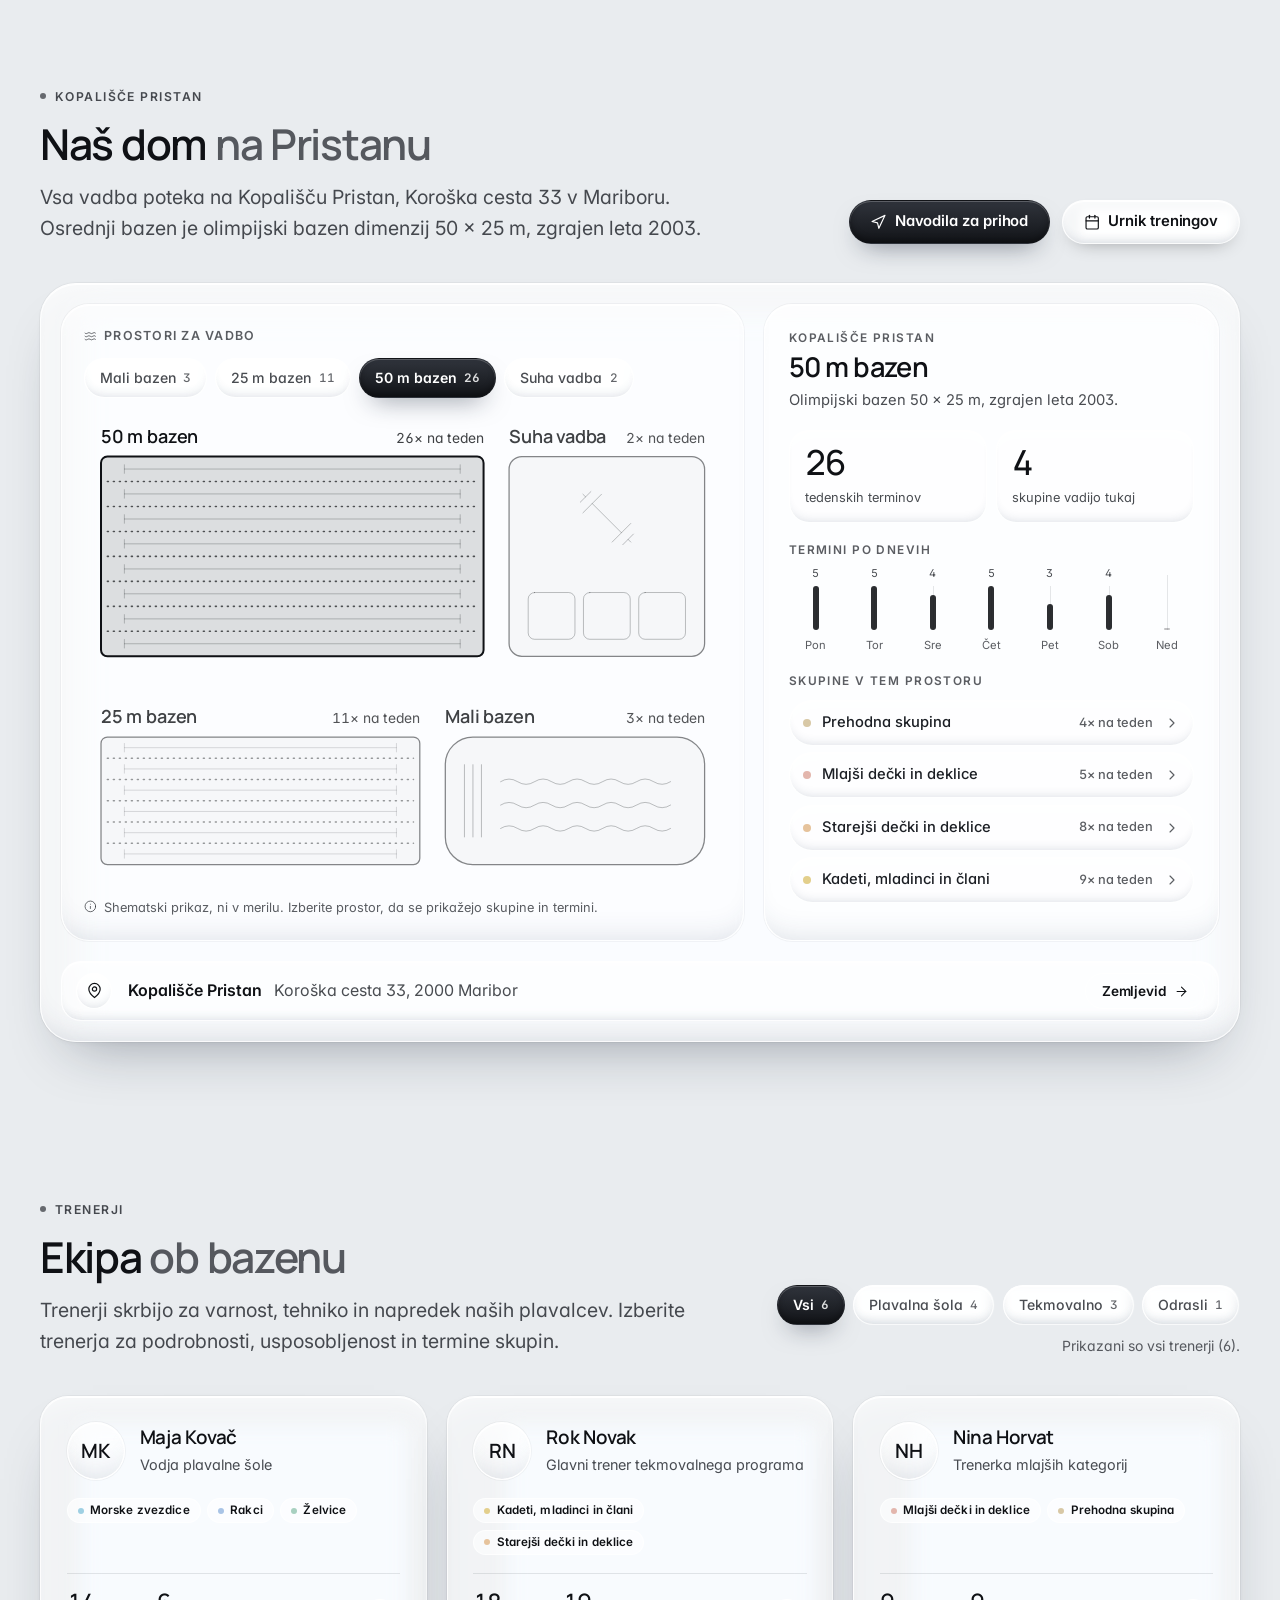
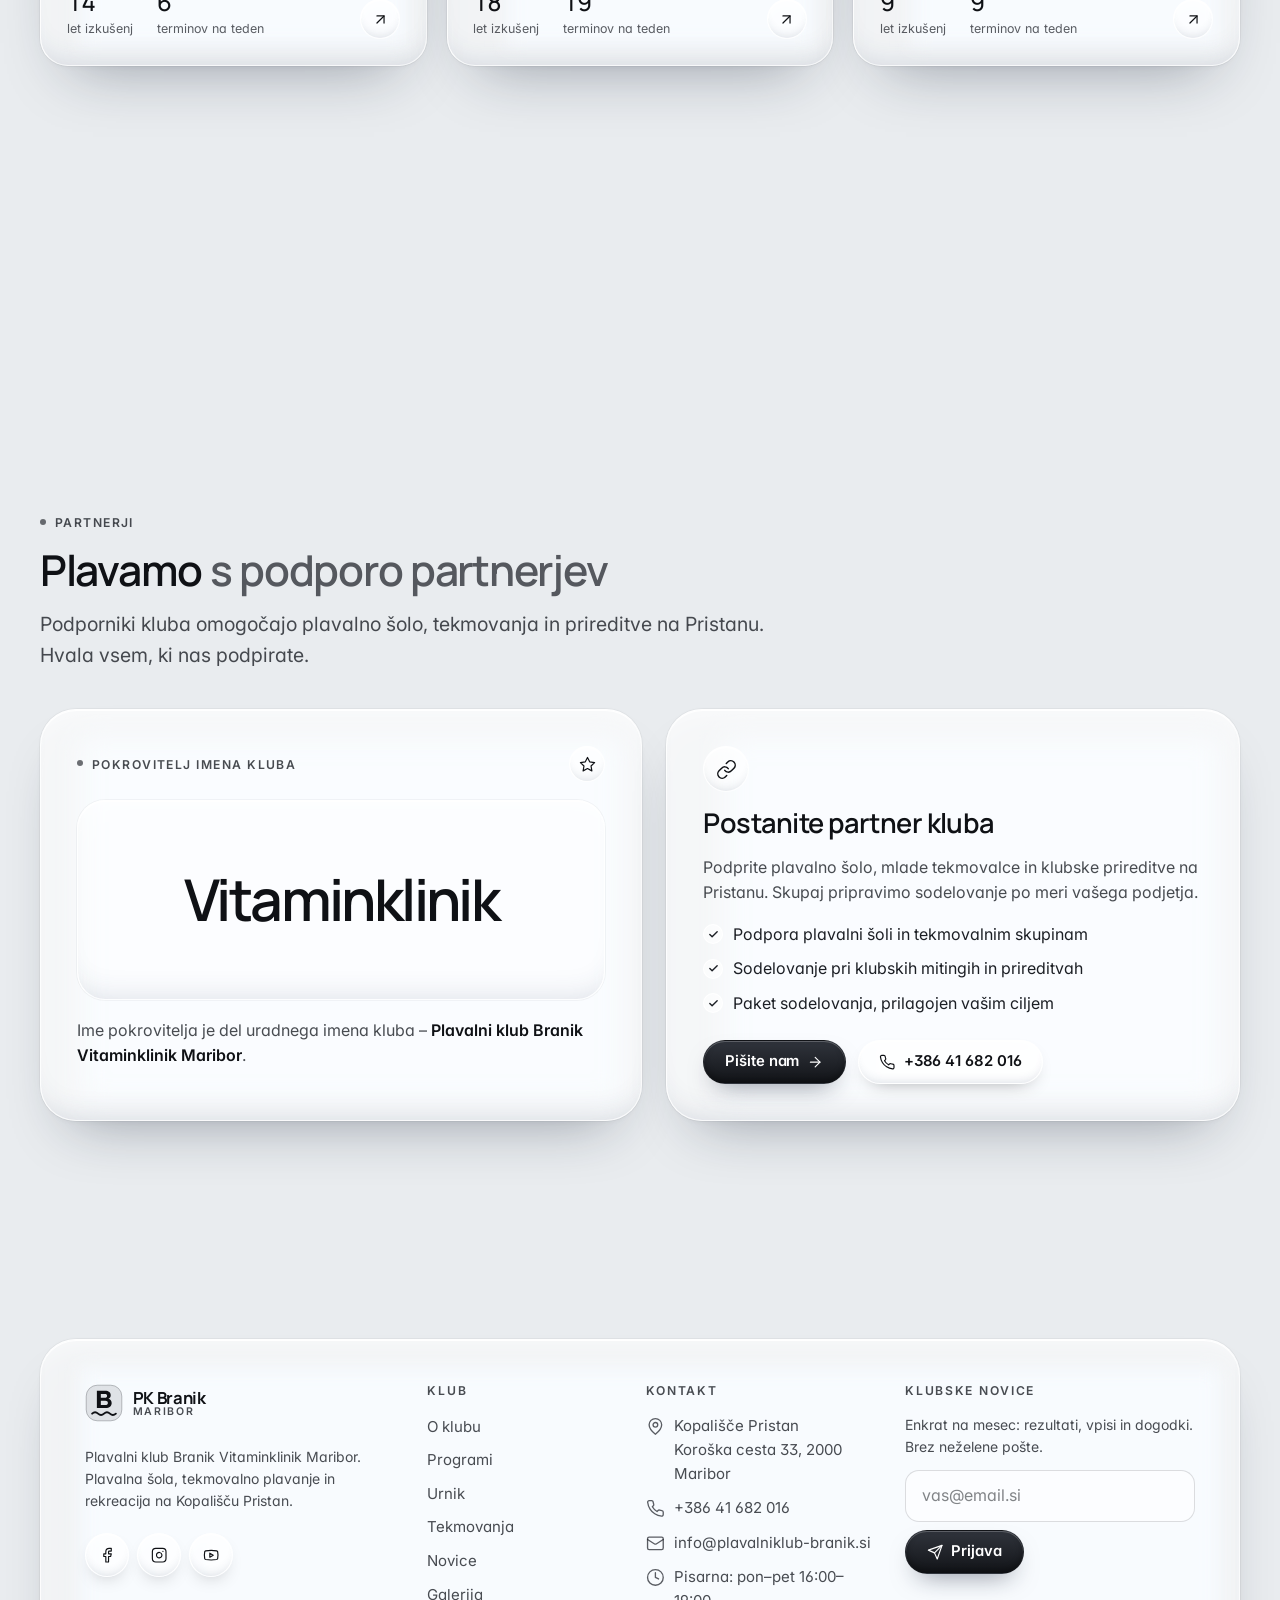
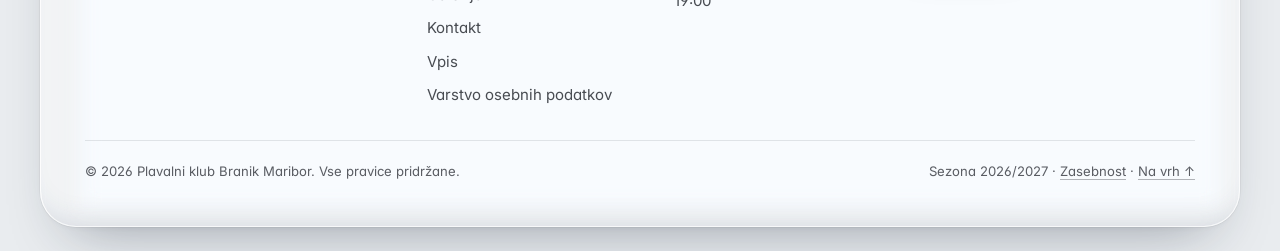
<file: plavalni-klub-branik/o-klubu.html>
<!doctype html>
<html lang="sl">
<head>
  <meta charset="utf-8">
  <meta name="viewport" content="width=device-width, initial-scale=1">
  <title>O klubu · PK Branik Maribor</title>
  <meta name="description" content="Zgodovina, vrednote in olimpijca PK Branik Maribor, bazeni na Kopališču Pristan ter trenerska ekipa kluba.">
  <meta name="theme-color" content="#0e1013">
  <meta property="og:title" content="O klubu · PK Branik Maribor">
  <meta property="og:description" content="Spoznajte Plavalni klub Branik Maribor: mejniki kluba, olimpijca, Kopališče Pristan in trenerji.">
  <meta property="og:type" content="website">
  <meta property="og:locale" content="sl_SI">
  <link rel="icon" href="assets/img/favicon.svg" type="image/svg+xml">
  <link rel="preconnect" href="https://fonts.googleapis.com">
  <link rel="preconnect" href="https://fonts.gstatic.com" crossorigin>
  <link rel="stylesheet" href="https://fonts.googleapis.com/css2?family=Inter:wght@400;500;600;700&family=Manrope:wght@500;600;700&display=swap">
  <link rel="stylesheet" href="assets/css/style.css">
  <link rel="stylesheet" href="assets/css/pages/o-klubu.css">
  <script>(function(){try{var t=localStorage.getItem("pkb-theme");}catch(e){}document.documentElement.setAttribute("data-theme",t||(matchMedia("(prefers-color-scheme: light)").matches?"light":"dark"));})();</script>
  <script src="assets/js/data.js" defer></script>
  <script src="assets/js/site.js" defer></script>
  <script src="assets/js/pages/o-klubu.js" defer></script>
</head>
<body data-page="o-klubu" data-photo="assets/img/photos/bazen-mirno.jpg" data-photo-pos="center 60%">
  <a class="skip-link" href="#main">Preskoči na vsebino</a>
  <header data-site-header></header>
  <main id="main">
    <section class="page-hero club-hero">
      <div class="container">
        <div class="page-hero__panel glass glass--strong" data-reveal>
          <ol class="breadcrumb" aria-label="Drobtinice"><li><a href="index.html">Domov</a></li><li><span aria-current="page">O klubu</span></li></ol>
          <p class="eyebrow">O klubu</p>
          <h1>Od prvega zavesljaja <span class="gradient-text">do olimpijskih iger</span></h1>
          <p class="lead">Plavalni klub Branik Maribor združuje plavalno šolo, tekmovalno plavanje in vadbo za odrasle na Kopališču Pristan. Spoznajte našo pot, olimpijca kluba, bazene, v katerih treniramo, in ekipo trenerjev.</p>
          <div class="page-hero__actions cluster">
            <a class="btn btn--primary btn--lg" href="vpis.html">Vpis v plavalno šolo <i data-icon="arrow-right" class="icon--move"></i></a>
            <a class="btn btn--lg" href="#trenerji"><i data-icon="users"></i>Spoznajte trenerje</a>
          </div>
          <dl class="club-stats tile">
            <div class="club-stats__item"><dt>olimpijca kluba</dt><dd>2</dd></div>
            <div class="club-stats__item"><dt>prvi nastop na olimpijskih igrah</dt><dd>1988</dd></div>
            <div class="club-stats__item"><dt>olimpijski bazen na Pristanu</dt><dd>50 × 25 m</dd></div>
            <div class="club-stats__item"><dt>najnižja starost za vpis v plavalno šolo</dt><dd>4 leta</dd></div>
          </dl>
        </div>
      </div>
    </section>

    <nav class="club-quicknav" aria-label="Na tej strani">
      <div class="club-quicknav__bar glass glass--strong glass--pill" data-quicknav>
        <ul class="club-quicknav__list" role="list">
          <li><a class="club-quicknav__link" href="#vrednote"><i data-icon="heart" class="icon--sm"></i>Vrednote</a></li>
          <li><a class="club-quicknav__link" href="#zgodovina"><i data-icon="clock" class="icon--sm"></i>Zgodovina</a></li>
          <li><a class="club-quicknav__link" href="#olimpijci"><i data-icon="medal" class="icon--sm"></i>Olimpijci</a></li>
          <li><a class="club-quicknav__link" href="#pristan"><i data-icon="map-pin" class="icon--sm"></i>Pristan</a></li>
          <li><a class="club-quicknav__link" href="#trenerji"><i data-icon="users" class="icon--sm"></i>Trenerji</a></li>
          <li><a class="club-quicknav__link" href="#partnerji"><i data-icon="link" class="icon--sm"></i>Partnerji</a></li>
        </ul>
      </div>
    </nav>

    <!-- Zgodba kluba -->
    <section class="section section--tight club-section" id="zgodba" aria-labelledby="zgodba-title">
      <div class="container">
        <div class="club-intro">
          <div class="club-intro__text glass glass--lg" data-reveal>
            <p class="eyebrow">Naša zgodba</p>
            <h2 id="zgodba-title">Klub s Pristana <span class="gradient-text">za vse generacije</span></h2>
            <div class="prose club-intro__prose">
              <p>Plavalni klub Branik Maribor je dom plavalcev vseh starosti. Treniramo na Kopališču Pristan ob Koroški cesti, kjer pod isto streho delujejo plavalna šola, tekmovalne skupine in vadba za odrasle.</p>
              <p>V plavalno šolo vpisujemo otroke od 4. leta naprej. Najmlajši začnejo z igro v malem bazenu, nato pa korak za korakom napredujejo do vseh štirih tehnik – in če si želijo, tudi do tekmovalnega plavanja.</p>
              <p>Na prehojeno pot smo ponosni: klub je dal dva olimpijca – Matjaža Kozelja, ki je nastopil v Seulu 1988 in Barceloni 1992, ter Metko Sparavec, olimpijko iz Atlante 1996.</p>
            </div>
            <div class="club-intro__facts">
              <div class="tile club-fact">
                <span class="icon-bubble icon-bubble--sm"><i data-icon="file-text"></i></span>
                <div><p class="club-fact__label">Uradno ime</p><p class="club-fact__value" data-club-official>Plavalni klub Branik Vitaminklinik Maribor</p></div>
              </div>
              <div class="tile club-fact">
                <span class="icon-bubble icon-bubble--sm"><i data-icon="map-pin"></i></span>
                <div><p class="club-fact__label">Dom kluba</p><p class="club-fact__value">Kopališče Pristan, Koroška cesta 33, Maribor</p></div>
              </div>
            </div>
          </div>
          <figure class="photo-card club-intro__photo" data-reveal="fade">
            <img src="assets/img/photos/bazen-hala-sm.jpg" srcset="assets/img/photos/bazen-hala-sm.jpg 720w, assets/img/photos/bazen-hala.jpg 1920w" sizes="(min-width: 960px) 46vw, 100vw" alt="Pokrit bazen s progovnimi vrvmi pred začetkom treninga" width="720" height="480" loading="lazy" decoding="async">
            <figcaption class="photo-card__glass club-intro__caption">
              <strong>Pokriti bazen pred treningom</strong>
              <span class="small">Mirna voda, napete progovne vrvi – kmalu bo živahno.</span>
            </figcaption>
          </figure>
        </div>
      </div>
    </section>

    <!-- Vrednote -->
    <section class="section club-section" id="vrednote" aria-labelledby="vrednote-title">
      <div class="container">
        <div class="section-head">
          <p class="eyebrow">Vrednote</p>
          <h2 id="vrednote-title">Kaj nas vodi <span class="gradient-text">v vodi in ob njej</span></h2>
          <p class="lead">Načela, po katerih delamo s plavalci vseh starosti – od prvega obiska bazena do tekmovalnega starta.</p>
        </div>
        <div class="grid-4 club-values" data-club-values></div>
        <noscript><p class="club-noscript">Za prikaz vrednot kluba omogočite JavaScript.</p></noscript>
      </div>
    </section>

    <!-- Zgodovina -->
    <section class="section club-section" id="zgodovina" aria-labelledby="zgodovina-title">
      <div class="container">
        <div class="section-head section-head--split club-tl-head">
          <div>
            <p class="eyebrow">Zgodovina</p>
            <h2 id="zgodovina-title">Mejniki <span class="gradient-text">kluba</span></h2>
            <p class="lead">Od prvega olimpijskega nastopa do olimpijskega bazena na Pristanu. Pomikajte se po časovnici ali skočite na izbrano leto.</p>
          </div>
          <div class="chip-group club-years" role="group" aria-label="Skok na leto v časovnici" data-club-years></div>
        </div>
        <div class="club-tl" data-club-timeline>
          <div class="club-tl__track" aria-hidden="true"><span class="club-tl__fill"></span></div>
          <ol class="club-tl__list" role="list" aria-label="Časovnica kluba"></ol>
        </div>
        <noscript><p class="club-noscript">Za prikaz časovnice omogočite JavaScript. Ključni mejniki: 1988 in 1992 – Matjaž Kozelj na olimpijskih igrah, 1996 – Metka Sparavec na olimpijskih igrah, 2003 – olimpijski bazen na Pristanu.</p></noscript>
      </div>
    </section>

    <!-- Olimpijci -->
    <section class="section club-section" id="olimpijci" aria-labelledby="olimpijci-title">
      <div class="container">
        <div class="section-head">
          <p class="eyebrow">Olimpijci</p>
          <h2 id="olimpijci-title">Branikovca <span class="gradient-text">na olimpijskih igrah</span></h2>
          <p class="lead">Dva plavalca kluba sta nastopila na olimpijskih igrah. Njuna pot je dokaz, da se velike zgodbe začnejo v domačem bazenu.</p>
        </div>
        <div class="club-olympians" data-club-olympians></div>
        <noscript><p class="club-noscript">Matjaž Kozelj (delfin) – olimpijske igre Seul 1988 in Barcelona 1992. Metka Sparavec (hrbtno in prosto) – olimpijske igre Atlanta 1996.</p></noscript>
      </div>
    </section>

    <!-- Kopališče Pristan -->
    <section class="section club-section" id="pristan" aria-labelledby="pristan-title">
      <div class="container">
        <div class="section-head section-head--split">
          <div>
            <p class="eyebrow">Kopališče Pristan</p>
            <h2 id="pristan-title">Naš dom <span class="gradient-text">na Pristanu</span></h2>
            <p class="lead">Vsa vadba poteka na Kopališču Pristan, Koroška cesta 33 v Mariboru. Osrednji bazen je olimpijski bazen dimenzij 50 × 25 m, zgrajen leta 2003.</p>
          </div>
          <div class="cluster club-venue__actions">
            <a class="btn btn--primary" href="kontakt.html#zemljevid"><i data-icon="navigation"></i>Navodila za prihod</a>
            <a class="btn" href="urnik.html"><i data-icon="calendar"></i>Urnik treningov</a>
          </div>
        </div>

        <div class="club-venue glass glass--strong" data-reveal>
          <div class="club-venue__map tile">
            <div class="club-venue__toolbar">
              <p class="club-venue__label"><i data-icon="waves" class="icon--sm"></i>Prostori za vadbo</p>
              <div class="chip-group club-venue__chips" role="group" aria-label="Izberite prostor" data-pool-chips></div>
            </div>
            <svg class="club-plan" viewBox="0 0 600 440" role="group" aria-labelledby="club-plan-title" data-pool-plan>
              <title id="club-plan-title">Shema bazenov in prostorov za vadbo na Kopališču Pristan</title>

              <g class="club-pool" data-pool="50" tabindex="0" role="button" aria-pressed="false" aria-label="50 m bazen">
                <rect class="club-pool__focus" x="9" y="8" width="374" height="226" rx="12"/>
                <text class="club-pool__label" x="16" y="27">50 m bazen</text>
                <text class="club-pool__count" x="376" y="27" text-anchor="end" data-pool-count></text>
                <rect class="club-pool__shape" x="16" y="40" width="360" height="188" rx="6"/>
                <path class="club-pool__detail club-pool__detail--floor" d="M38 51.8H354M38 47.8v8M354 47.8v8M38 75.2H354M38 71.2v8M354 71.2v8M38 98.8H354M38 94.8v8M354 94.8v8M38 122.2H354M38 118.2v8M354 118.2v8M38 145.8H354M38 141.8v8M354 141.8v8M38 169.2H354M38 165.2v8M354 165.2v8M38 192.8H354M38 188.8v8M354 188.8v8M38 216.2H354M38 212.2v8M354 212.2v8"/>
                <path class="club-pool__detail club-pool__detail--rope" d="M22 63.5H370M22 87H370M22 110.5H370M22 134H370M22 157.5H370M22 181H370M22 204.5H370"/>
              </g>

              <g class="club-pool" data-pool="suho" tabindex="0" role="button" aria-pressed="false" aria-label="Suha vadba">
                <rect class="club-pool__focus" x="393" y="8" width="198" height="226" rx="16"/>
                <text class="club-pool__label" x="400" y="27">Suha vadba</text>
                <text class="club-pool__count" x="584" y="27" text-anchor="end" data-pool-count></text>
                <rect class="club-pool__shape" x="400" y="40" width="184" height="188" rx="12"/>
                <g class="club-pool__detail" transform="translate(462 68) scale(2.5)">
                  <path d="m6.5 6.5 11 11"/><path d="m21 21-1-1"/><path d="m3 3 1 1"/><path d="m18 22 4-4"/><path d="m2 6 4-4"/><path d="m3 10 7-7"/><path d="m14 21 7-7"/>
                </g>
                <rect class="club-pool__detail" x="418" y="168" width="44" height="44" rx="6"/>
                <rect class="club-pool__detail" x="470" y="168" width="44" height="44" rx="6"/>
                <rect class="club-pool__detail" x="522" y="168" width="44" height="44" rx="6"/>
              </g>

              <g class="club-pool" data-pool="25" tabindex="0" role="button" aria-pressed="false" aria-label="25 m bazen">
                <rect class="club-pool__focus" x="9" y="272" width="314" height="159" rx="12"/>
                <text class="club-pool__label" x="16" y="291">25 m bazen</text>
                <text class="club-pool__count" x="316" y="291" text-anchor="end" data-pool-count></text>
                <rect class="club-pool__shape" x="16" y="304" width="300" height="120" rx="6"/>
                <path class="club-pool__detail club-pool__detail--floor" d="M38 314H294M38 310v8M294 310v8M38 334H294M38 330v8M294 330v8M38 354H294M38 350v8M294 350v8M38 374H294M38 370v8M294 370v8M38 394H294M38 390v8M294 390v8M38 414H294M38 410v8M294 410v8"/>
                <path class="club-pool__detail club-pool__detail--rope" d="M22 324H310M22 344H310M22 364H310M22 384H310M22 404H310"/>
              </g>

              <g class="club-pool" data-pool="mali" tabindex="0" role="button" aria-pressed="false" aria-label="Mali bazen">
                <rect class="club-pool__focus" x="333" y="272" width="258" height="159" rx="32"/>
                <text class="club-pool__label" x="340" y="291">Mali bazen</text>
                <text class="club-pool__count" x="584" y="291" text-anchor="end" data-pool-count></text>
                <rect class="club-pool__shape" x="340" y="304" width="244" height="120" rx="26"/>
                <path class="club-pool__detail" d="M358 330v68M366 330v68M374 330v68"/>
                <path class="club-pool__detail club-pool__detail--wave" d="M392 346q8 -5 16 0t16 0t16 0t16 0t16 0t16 0t16 0t16 0t16 0t16 0M392 368q8 -5 16 0t16 0t16 0t16 0t16 0t16 0t16 0t16 0t16 0t16 0M392 390q8 -5 16 0t16 0t16 0t16 0t16 0t16 0t16 0t16 0t16 0t16 0"/>
              </g>
            </svg>
            <p class="club-venue__hint"><i data-icon="info" class="icon--sm"></i>Shematski prikaz, ni v merilu. Izberite prostor, da se prikažejo skupine in termini.</p>
          </div>

          <div class="club-pooltile tile tile--raised" data-pool-tile>
            <noscript><p class="muted">Za podrobnosti o skupinah in terminih v posameznem bazenu omogočite JavaScript ali si oglejte <a href="urnik.html">urnik</a>.</p></noscript>
          </div>
          <p class="visually-hidden" aria-live="polite" data-pool-status></p>

          <div class="club-venue__address">
            <span class="icon-bubble icon-bubble--sm"><i data-icon="map-pin"></i></span>
            <address>
              <strong>Kopališče Pristan</strong>
              <span class="muted">Koroška cesta 33, 2000 Maribor</span>
            </address>
            <a class="btn btn--sm btn--ghost" href="kontakt.html#zemljevid">Zemljevid <i data-icon="arrow-right" class="icon--move"></i></a>
          </div>
        </div>
      </div>
    </section>

    <!-- Trenerji -->
    <section class="section club-section" id="trenerji" aria-labelledby="trenerji-title">
      <div class="container">
        <div class="section-head section-head--split">
          <div>
            <p class="eyebrow">Trenerji</p>
            <h2 id="trenerji-title">Ekipa <span class="gradient-text">ob bazenu</span></h2>
            <p class="lead">Trenerji skrbijo za varnost, tehniko in napredek naših plavalcev. Izberite trenerja za podrobnosti, usposobljenost in termine skupin.</p>
          </div>
          <div class="club-coach-filter">
            <div class="chip-group" role="group" aria-label="Filtriraj trenerje po programu" data-coach-filter></div>
            <p class="small soft club-coach-filter__count" aria-live="polite" data-coach-count></p>
          </div>
        </div>
        <div class="grid-3 club-coaches" data-coach-grid></div>
        <noscript><p class="club-noscript">Za prikaz trenerske ekipe omogočite JavaScript.</p></noscript>
      </div>
    </section>

    <!-- Partnerji -->
    <section class="section club-section" id="partnerji" aria-labelledby="partnerji-title">
      <div class="container">
        <div class="section-head">
          <p class="eyebrow">Partnerji</p>
          <h2 id="partnerji-title">Plavamo <span class="gradient-text">s podporo partnerjev</span></h2>
          <p class="lead">Podporniki kluba omogočajo plavalno šolo, tekmovanja in prireditve na Pristanu. Hvala vsem, ki nas podpirate.</p>
        </div>
        <div class="club-partners">
          <article class="club-sponsor glass glass--strong glass--lg" aria-labelledby="club-sponsor-name" data-reveal>
            <div class="club-sponsor__head">
              <p class="eyebrow">Pokrovitelj imena kluba</p>
              <span class="icon-bubble icon-bubble--sm"><i data-icon="star"></i></span>
            </div>
            <div class="club-sponsor__mark tile">
              <p class="club-sponsor__word" id="club-sponsor-name">Vitaminklinik</p>
            </div>
            <p class="muted">Ime pokrovitelja je del uradnega imena kluba – <strong class="club-sponsor__official">Plavalni klub Branik Vitaminklinik Maribor</strong>.</p>
          </article>
          <article class="club-partner-cta glass glass--strong glass--lg" aria-labelledby="club-partner-title" data-reveal>
            <span class="icon-bubble"><i data-icon="link"></i></span>
            <h3 id="club-partner-title">Postanite partner kluba</h3>
            <p class="muted">Podprite plavalno šolo, mlade tekmovalce in klubske prireditve na Pristanu. Skupaj pripravimo sodelovanje po meri vašega podjetja.</p>
            <ul class="list-check">
              <li>Podpora plavalni šoli in tekmovalnim skupinam</li>
              <li>Sodelovanje pri klubskih mitingih in prireditvah</li>
              <li>Paket sodelovanja, prilagojen vašim ciljem</li>
            </ul>
            <div class="cluster club-partner-cta__actions">
              <a class="btn btn--primary" href="kontakt.html?zadeva=partnerstvo#obrazec">Pišite nam <i data-icon="arrow-right" class="icon--move"></i></a>
              <a class="btn club-partner-cta__phone" href="tel:+38641682016" data-club-phone><i data-icon="phone"></i><span>+386 41 682 016</span></a>
            </div>
          </article>
        </div>
      </div>
    </section>
  </main>
  <footer data-site-footer></footer>
</body>
</html>
</file>
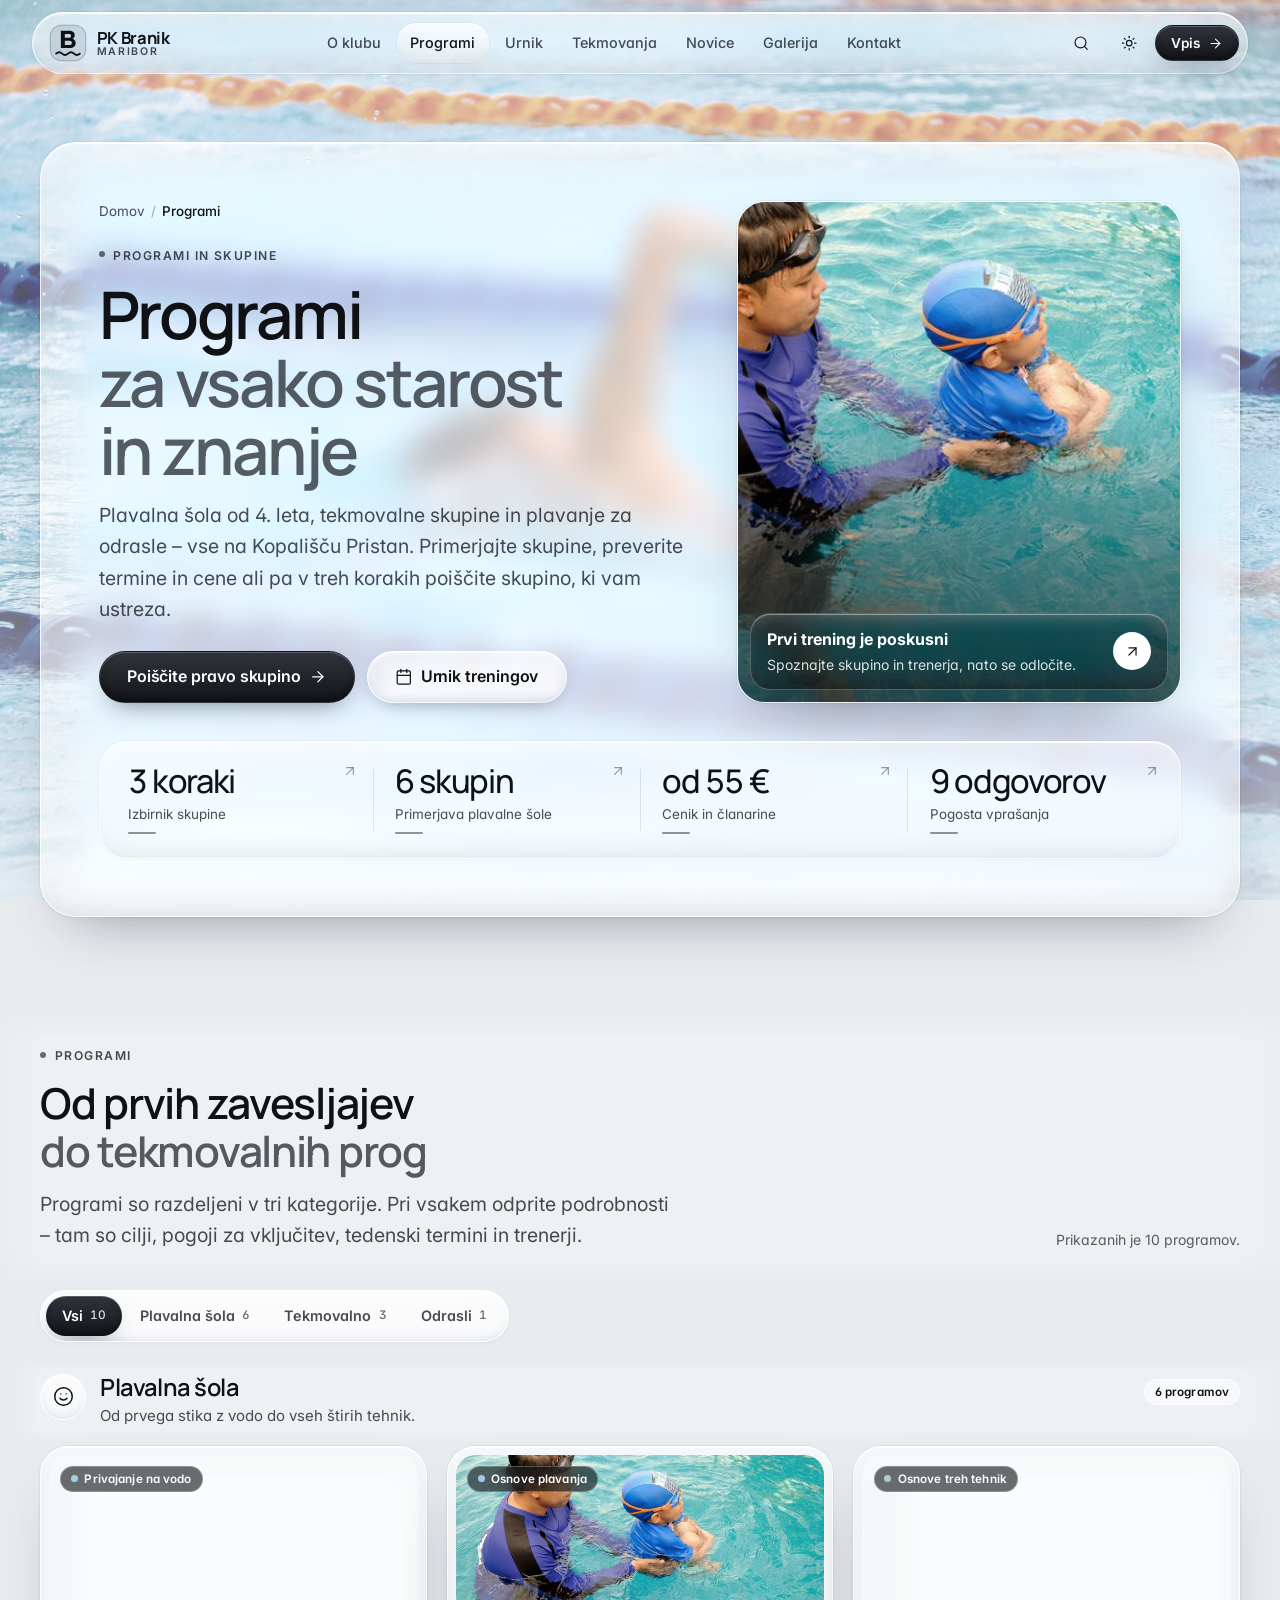
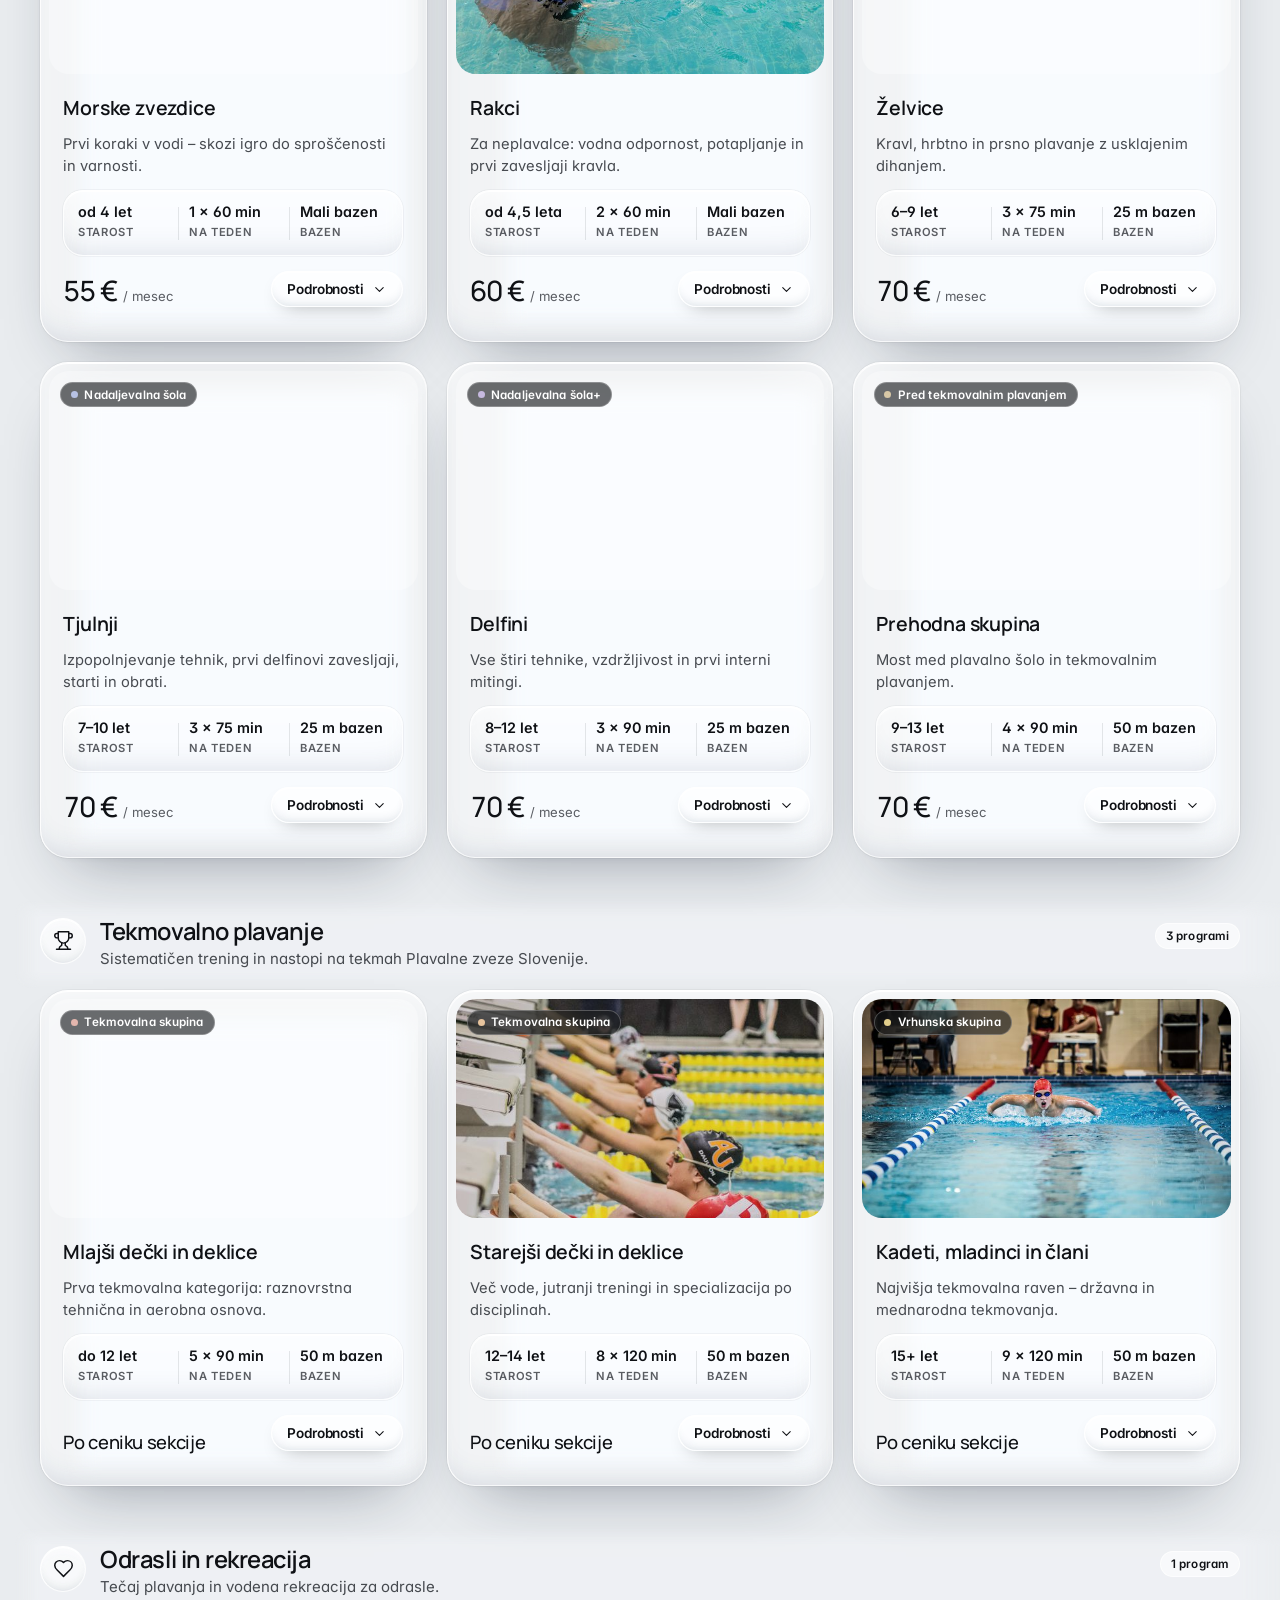
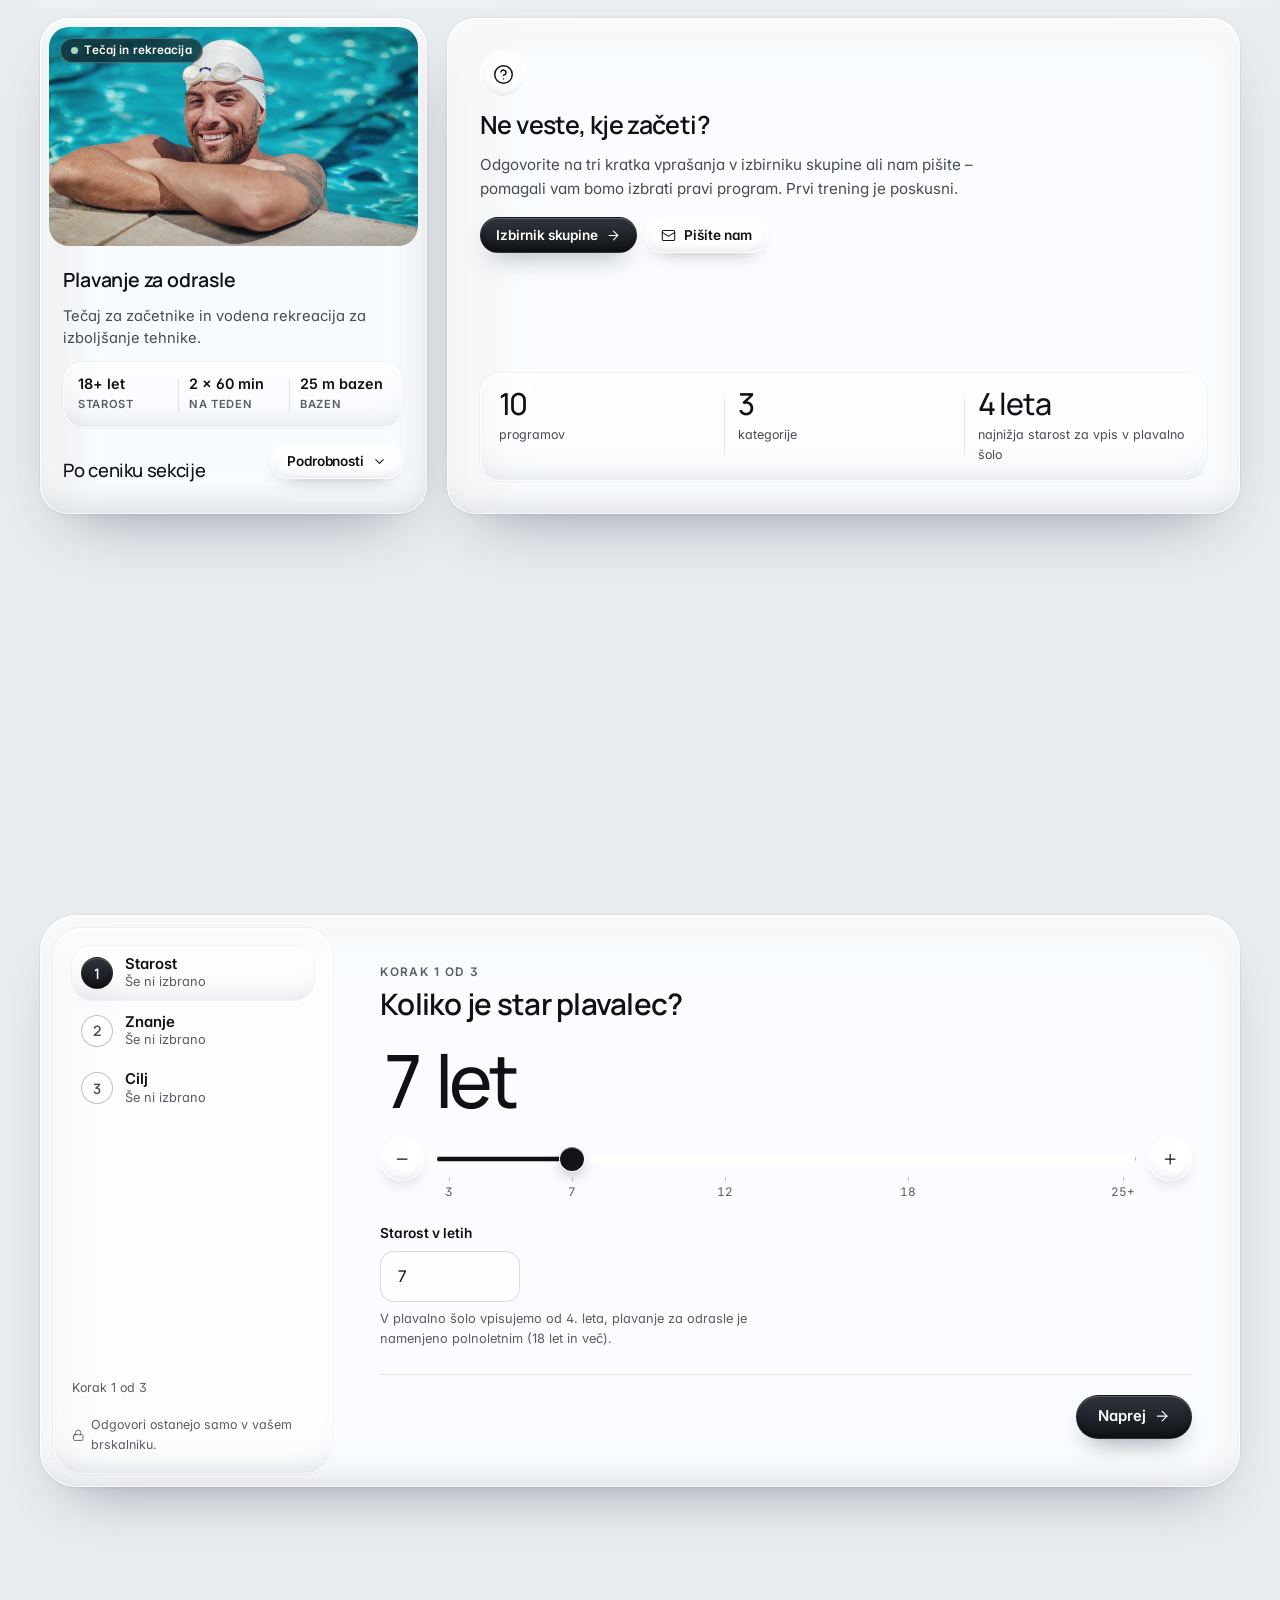
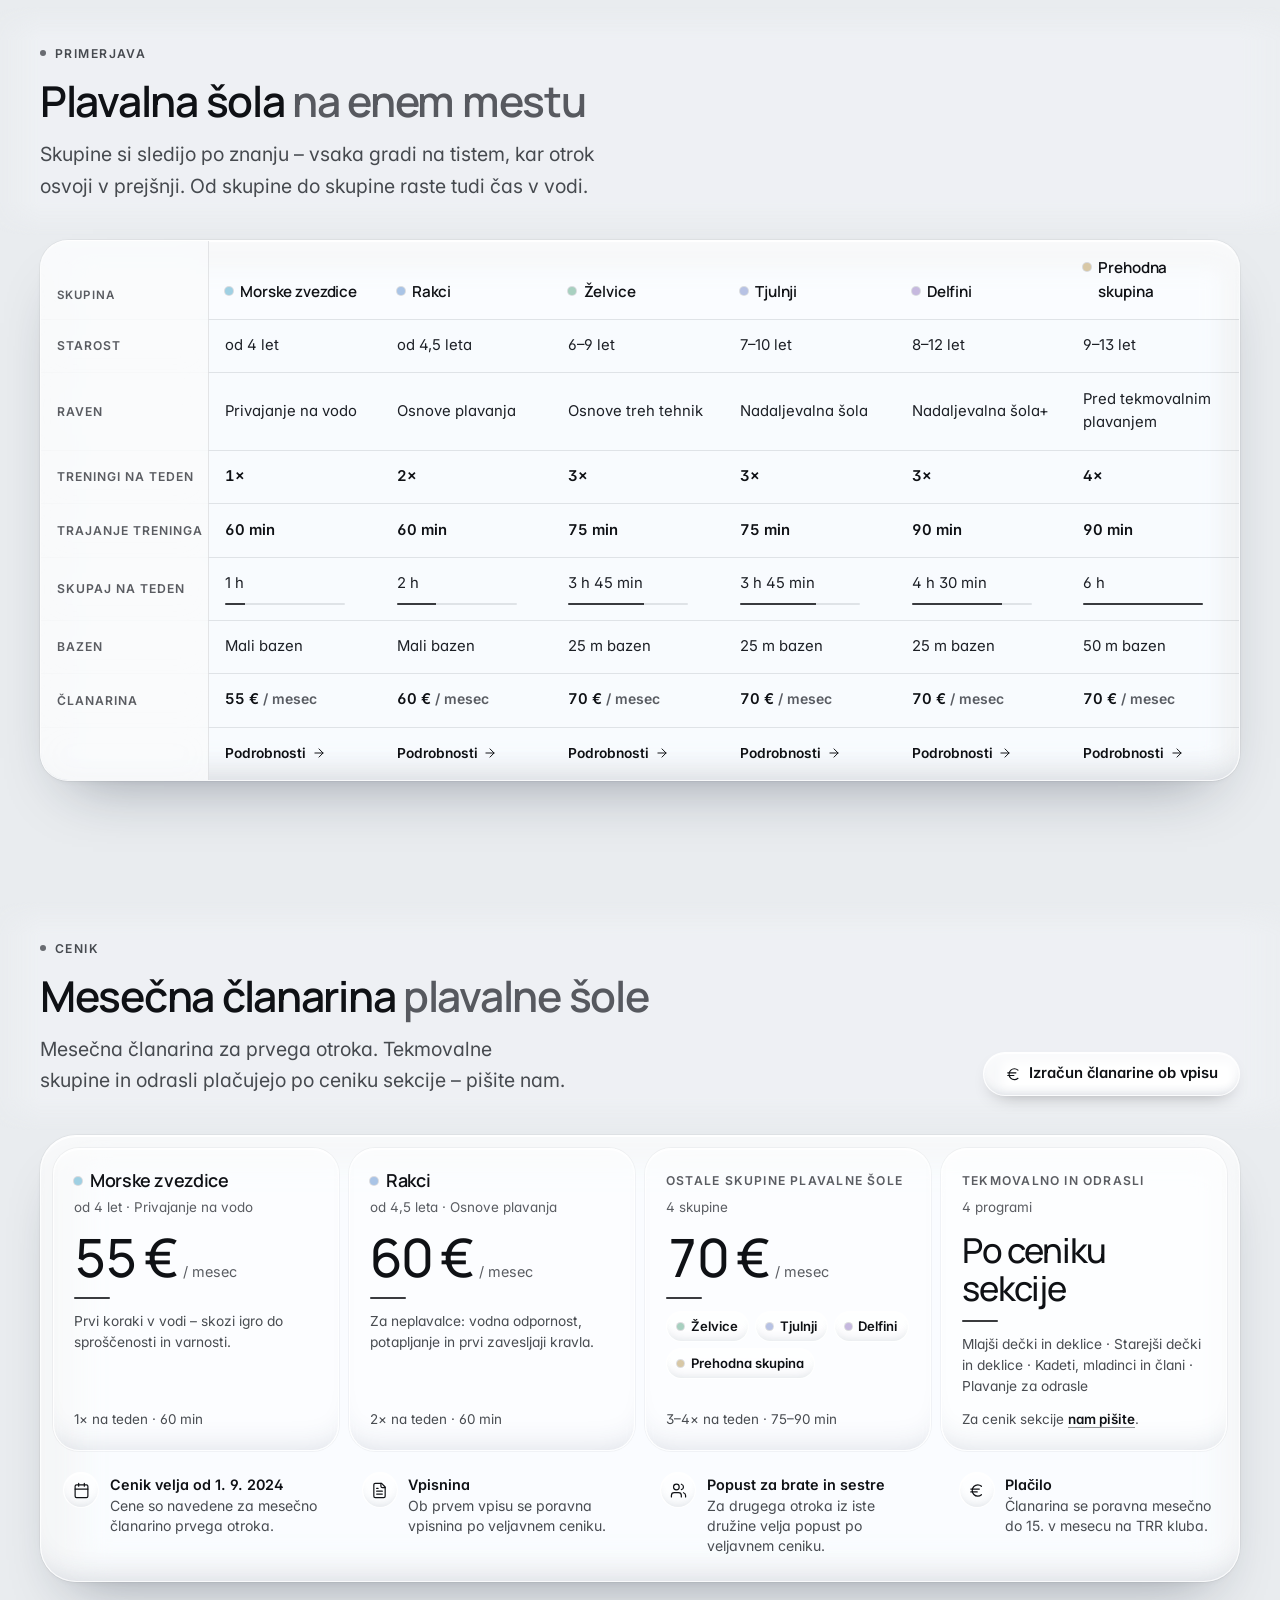
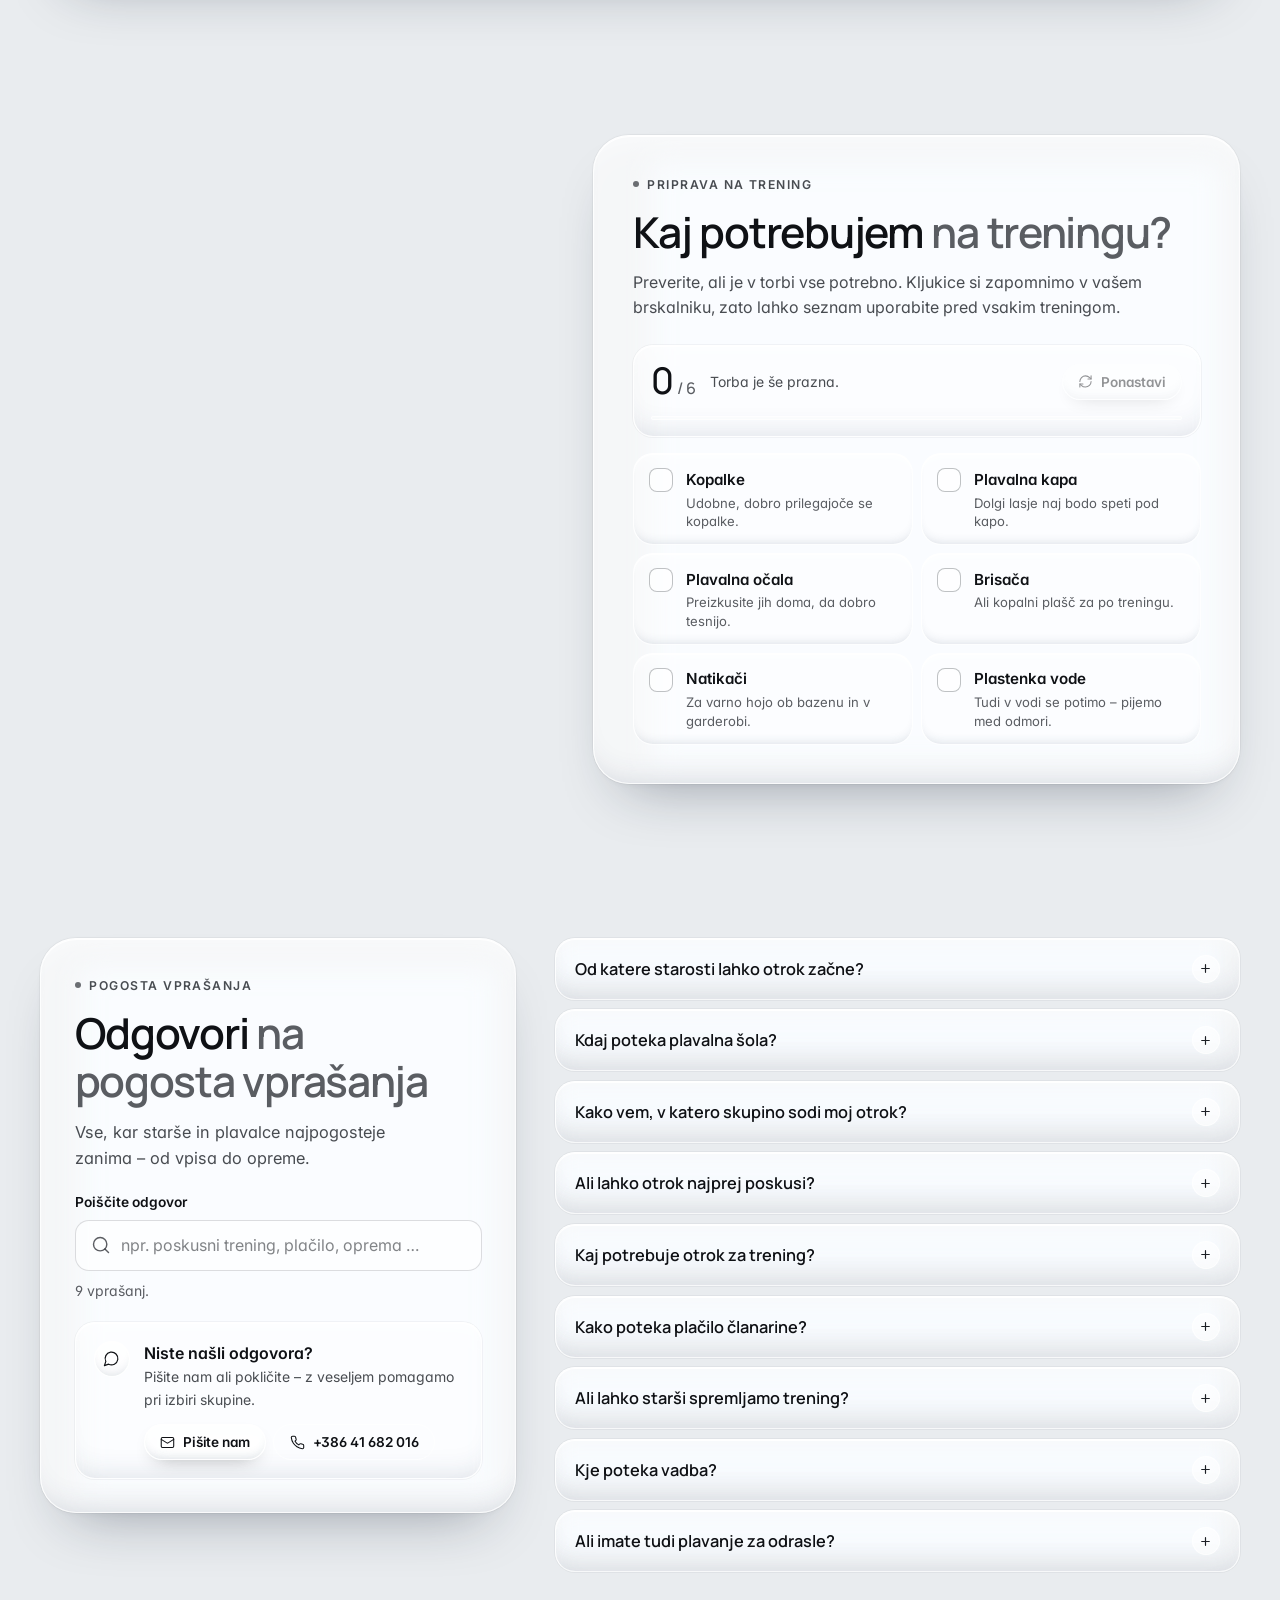
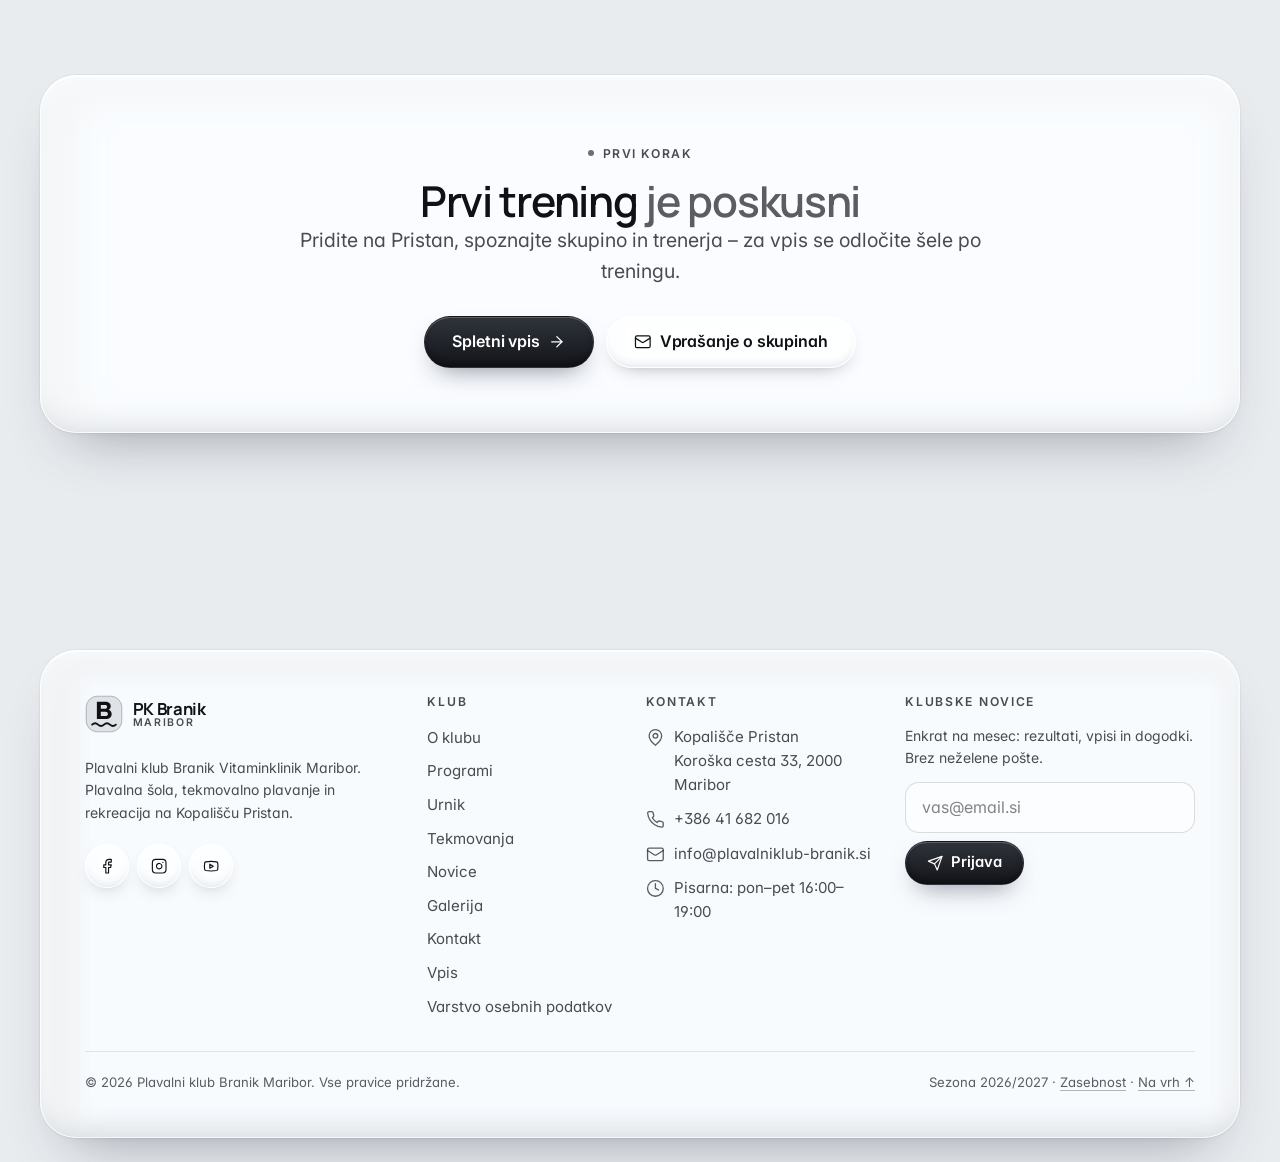
<file: plavalni-klub-branik/programi.html>
<!doctype html>
<html lang="sl">
<head>
  <meta charset="utf-8">
  <meta name="viewport" content="width=device-width, initial-scale=1">
  <title>Programi · PK Branik Maribor</title>
  <meta name="description" content="Plavalna šola od 4. leta, tekmovalne skupine in plavanje za odrasle: primerjava skupin, termini, cenik, izbirnik skupine in pogosta vprašanja.">
  <meta name="theme-color" content="#0e1013">
  <meta property="og:title" content="Programi · PK Branik Maribor">
  <meta property="og:description" content="Plavalna šola, tekmovalno plavanje in plavanje za odrasle na Kopališču Pristan. Poiščite pravo skupino v treh korakih.">
  <meta property="og:type" content="website">
  <meta property="og:locale" content="sl_SI">
  <link rel="icon" href="assets/img/favicon.svg" type="image/svg+xml">
  <link rel="preconnect" href="https://fonts.googleapis.com">
  <link rel="preconnect" href="https://fonts.gstatic.com" crossorigin>
  <link rel="stylesheet" href="https://fonts.googleapis.com/css2?family=Inter:wght@400;500;600;700&family=Manrope:wght@500;600;700&display=swap">
  <link rel="stylesheet" href="assets/css/style.css">
  <link rel="stylesheet" href="assets/css/pages/programi.css">
  <script>(function(){try{var t=localStorage.getItem("pkb-theme");}catch(e){}document.documentElement.setAttribute("data-theme",t||(matchMedia("(prefers-color-scheme: light)").matches?"light":"dark"));})();</script>
  <script src="assets/js/data.js" defer></script>
  <script src="assets/js/site.js" defer></script>
  <script src="assets/js/pages/programi.js" defer></script>
</head>
<body data-page="programi">
  <a class="skip-link" href="#main">Preskoči na vsebino</a>
  <header data-site-header></header>
  <main id="main" class="prog">

    <!-- ============ HERO ============ -->
    <section class="page-hero prog-hero" aria-labelledby="prog-title">
      <div class="container">
        <div class="page-hero__panel glass glass--strong" data-reveal>
          <div class="prog-hero__grid">
            <div class="prog-hero__text">
              <ol class="breadcrumb" aria-label="Drobtinice"><li><a href="index.html">Domov</a></li><li><span aria-current="page">Programi</span></li></ol>
              <p class="eyebrow">Programi in skupine</p>
              <h1 id="prog-title">Programi <span class="gradient-text">za vsako starost in znanje</span></h1>
              <p class="lead">Plavalna šola od 4.&nbsp;leta, tekmovalne skupine in plavanje za odrasle – vse na Kopališču Pristan. Primerjajte skupine, preverite termine in cene ali pa v treh korakih poiščite skupino, ki vam ustreza.</p>
              <div class="page-hero__actions cluster">
                <a class="btn btn--primary btn--lg" href="#izbirnik">Poiščite pravo skupino <i data-icon="arrow-right" class="icon--move"></i></a>
                <a class="btn btn--lg" href="urnik.html"><i data-icon="calendar"></i>Urnik treningov</a>
              </div>
            </div>
            <a class="photo-card prog-hero__photo" href="vpis.html">
              <img src="assets/img/photos/sola-ucenje-sm.jpg" srcset="assets/img/photos/sola-ucenje-sm.jpg 720w, assets/img/photos/sola-ucenje.jpg 1920w" sizes="(min-width: 900px) 460px, 100vw" alt="" width="720" height="480" loading="lazy" decoding="async">
              <span class="photo-card__glass prog-hero__caption">
                <span class="prog-hero__caption-text"><strong>Prvi trening je poskusni</strong><span class="small">Spoznajte skupino in trenerja, nato se odločite.</span></span>
                <span class="prog-round" aria-hidden="true"><i data-icon="arrow-up-right"></i></span>
              </span>
            </a>
          </div>

          <nav class="prog-quick tile" aria-label="Na tej strani">
            <ul class="prog-quick__list" role="list">
              <li><a class="prog-quick__link" href="#izbirnik"><span class="prog-quick__value" data-quick="izbirnik">3 koraki</span><span class="prog-quick__label">Izbirnik skupine</span><i data-icon="arrow-up-right" class="prog-quick__arrow"></i></a></li>
              <li><a class="prog-quick__link" href="#primerjava"><span class="prog-quick__value" data-quick="primerjava">6 skupin</span><span class="prog-quick__label">Primerjava plavalne šole</span><i data-icon="arrow-up-right" class="prog-quick__arrow"></i></a></li>
              <li><a class="prog-quick__link" href="#cenik"><span class="prog-quick__value" data-quick="cenik">od 55 €</span><span class="prog-quick__label">Cenik in članarine</span><i data-icon="arrow-up-right" class="prog-quick__arrow"></i></a></li>
              <li><a class="prog-quick__link" href="#faq"><span class="prog-quick__value" data-quick="faq">9 odgovorov</span><span class="prog-quick__label">Pogosta vprašanja</span><i data-icon="arrow-up-right" class="prog-quick__arrow"></i></a></li>
            </ul>
          </nav>
        </div>
      </div>
    </section>

    <!-- ============ PROGRAMI ============ -->
    <section class="section prog-section" id="skupine" aria-labelledby="skupine-title">
      <div class="container">
        <div class="section-head section-head--split prog-halo" data-reveal>
          <div>
            <p class="eyebrow">Programi</p>
            <h2 id="skupine-title">Od prvih zavesljajev <span class="gradient-text">do tekmovalnih prog</span></h2>
            <p class="lead">Programi so razdeljeni v tri kategorije. Pri vsakem odprite podrobnosti – tam so cilji, pogoji za vključitev, tedenski termini in trenerji.</p>
          </div>
          <p class="prog-status small soft" aria-live="polite" data-prog-status></p>
        </div>

        <div class="prog-toolbar" data-prog-toolbar>
          <div class="prog-seg tabs-list" role="group" aria-label="Kategorija programov" data-prog-filter>
            <button type="button" class="tab" data-cat="all" aria-pressed="true">Vsi <span class="prog-seg__count" data-count="all"></span></button>
            <button type="button" class="tab" data-cat="sola" aria-pressed="false"><span class="prog-seg__long">Plavalna šola</span><span class="prog-seg__short">Šola</span> <span class="prog-seg__count" data-count="sola"></span></button>
            <button type="button" class="tab" data-cat="tekmovalno" aria-pressed="false">Tekmovalno <span class="prog-seg__count" data-count="tekmovalno"></span></button>
            <button type="button" class="tab" data-cat="odrasli" aria-pressed="false">Odrasli <span class="prog-seg__count" data-count="odrasli"></span></button>
          </div>
        </div>

        <div class="prog-groups" data-prog-groups>
          <noscript>
            <div class="prog-noscript tile">
              <p>Za prikaz programov in filtrov omogočite JavaScript. Vse skupine in termini so tudi v <a href="urnik.html">tedenskem urniku</a>, prijava pa na strani <a href="vpis.html">Vpis</a>.</p>
            </div>
          </noscript>
        </div>
      </div>
    </section>

    <!-- ============ IZBIRNIK ============ -->
    <section class="section prog-section" id="izbirnik" aria-labelledby="izbirnik-title">
      <div class="container">
        <div class="section-head prog-halo" data-reveal>
          <p class="eyebrow">Izbirnik skupine</p>
          <h2 id="izbirnik-title">Katera skupina je prava? <span class="gradient-text">Trije koraki do odgovora.</span></h2>
          <p class="lead">Vnesite starost, izberite znanje in cilj – predlagali bomo skupino in pojasnili, zakaj. Na poskusnem treningu trener preveri znanje in potrdi izbiro.</p>
        </div>

        <div class="prog-quiz glass glass--strong glass--lg" data-reveal data-quiz>
          <aside class="prog-quiz__aside tile" aria-label="Napredek izbirnika">
            <ol class="prog-steps" role="list" data-quiz-steps>
              <li class="prog-step" data-step-ind="1"><button type="button" class="prog-step__btn" data-goto="1" disabled><span class="prog-step__num" aria-hidden="true">1</span><span class="prog-step__text"><span class="prog-step__title">Starost</span><span class="prog-step__value" data-step-value="1">Še ni izbrano</span></span></button></li>
              <li class="prog-step" data-step-ind="2"><button type="button" class="prog-step__btn" data-goto="2" disabled><span class="prog-step__num" aria-hidden="true">2</span><span class="prog-step__text"><span class="prog-step__title">Znanje</span><span class="prog-step__value" data-step-value="2">Še ni izbrano</span></span></button></li>
              <li class="prog-step" data-step-ind="3"><button type="button" class="prog-step__btn" data-goto="3" disabled><span class="prog-step__num" aria-hidden="true">3</span><span class="prog-step__text"><span class="prog-step__title">Cilj</span><span class="prog-step__value" data-step-value="3">Še ni izbrano</span></span></button></li>
            </ol>
            <div class="prog-quiz__progress">
              <div class="progress" role="progressbar" aria-label="Napredek izbirnika" aria-valuemin="0" aria-valuemax="3" aria-valuenow="0" data-quiz-progress><span></span></div>
              <p class="tiny soft" data-quiz-progress-label>Korak 1 od 3</p>
            </div>
            <p class="prog-quiz__note tiny soft"><i data-icon="lock" class="icon--sm"></i><span>Odgovori ostanejo samo v vašem brskalniku.</span></p>
          </aside>

          <div class="prog-quiz__main">
            <form class="prog-quiz__form" novalidate data-quiz-form>
              <!-- Korak 1: starost -->
              <fieldset class="prog-qstep" data-qstep="1">
                <legend class="prog-qstep__legend" tabindex="-1">
                  <span class="prog-qstep__kicker">Korak 1 od 3</span>
                  <span class="prog-qstep__q">Koliko je star plavalec?</span>
                </legend>
                <div class="prog-age">
                  <output class="prog-age__out" for="quiz-age quiz-age-range" data-age-out aria-hidden="true">7 let</output>
                  <div class="prog-age__controls">
                    <button type="button" class="btn btn--icon" data-age-step="-1" aria-label="Zmanjšaj starost"><i data-icon="minus"></i></button>
                    <div class="prog-age__track">
                      <input class="prog-range" type="range" id="quiz-age-range" min="3" max="25" step="0.5" value="7" aria-label="Starost (drsnik)" aria-valuetext="7 let" data-age-range>
                      <div class="prog-age__scale" aria-hidden="true"><span style="--p:0">3</span><span style="--p:.1818">7</span><span style="--p:.4091">12</span><span style="--p:.6818">18</span><span style="--p:1">25+</span></div>
                    </div>
                    <button type="button" class="btn btn--icon" data-age-step="1" aria-label="Povečaj starost"><i data-icon="plus"></i></button>
                  </div>
                  <div class="field prog-age__field">
                    <label class="label" for="quiz-age">Starost v letih</label>
                    <input class="input prog-age__input" type="number" id="quiz-age" name="age" inputmode="decimal" min="1" max="99" step="any" value="7" required data-msg="Vnesite starost med 1 in 99 let." aria-describedby="quiz-age-hint" data-age-input>
                    <p class="hint" id="quiz-age-hint" data-age-hint>V plavalno šolo vpisujemo od 4. leta, plavanje za odrasle je namenjeno polnoletnim (18 let in več).</p>
                  </div>
                </div>
              </fieldset>

              <!-- Korak 2: znanje -->
              <fieldset class="prog-qstep" data-qstep="2" hidden>
                <legend class="prog-qstep__legend" tabindex="-1">
                  <span class="prog-qstep__kicker">Korak 2 od 3</span>
                  <span class="prog-qstep__q">Koliko plavalec že zna?</span>
                </legend>
                <div class="field prog-options prog-options--skill" data-skill-options></div>
              </fieldset>

              <!-- Korak 3: cilj -->
              <fieldset class="prog-qstep" data-qstep="3" hidden>
                <legend class="prog-qstep__legend" tabindex="-1">
                  <span class="prog-qstep__kicker">Korak 3 od 3</span>
                  <span class="prog-qstep__q">Kaj je glavni cilj?</span>
                </legend>
                <div class="field prog-options prog-options--goal" data-goal-options></div>
              </fieldset>

              <div class="prog-quiz__nav" data-quiz-nav>
                <button type="button" class="btn btn--ghost" data-quiz-back hidden><i data-icon="arrow-left"></i>Nazaj</button>
                <button type="submit" class="btn btn--primary" data-quiz-next>Naprej <i data-icon="arrow-right" class="icon--move"></i></button>
              </div>
            </form>

            <div class="prog-result" data-quiz-result hidden tabindex="-1" role="region" aria-label="Priporočilo izbirnika"></div>
          </div>
          <noscript><p class="prog-noscript">Izbirnik deluje z omogočenim JavaScriptom. Pomagamo vam lahko tudi po telefonu ali e-pošti – glejte stran <a href="kontakt.html">Kontakt</a>.</p></noscript>
        </div>
      </div>
    </section>

    <!-- ============ PRIMERJAVA ============ -->
    <section class="section prog-section" id="primerjava" aria-labelledby="primerjava-title">
      <div class="container">
        <div class="section-head section-head--split prog-halo" data-reveal>
          <div>
            <p class="eyebrow">Primerjava</p>
            <h2 id="primerjava-title">Plavalna šola <span class="gradient-text">na enem mestu</span></h2>
            <p class="lead">Skupine si sledijo po znanju – vsaka gradi na tistem, kar otrok osvoji v prejšnji. Od skupine do skupine raste tudi čas v vodi.</p>
          </div>
          <p class="prog-compare__hint small soft"><i data-icon="arrow-right" class="icon--sm"></i>Tabelo povlecite vstran za vse skupine.</p>
        </div>
        <div class="table-wrap prog-compare" role="group" aria-label="Primerjalna tabela skupin plavalne šole" tabindex="0" data-reveal data-compare>
          <noscript><p class="prog-noscript">Za prikaz primerjalne tabele omogočite JavaScript.</p></noscript>
        </div>
      </div>
    </section>

    <!-- ============ CENIK ============ -->
    <section class="section prog-section" id="cenik" aria-labelledby="cenik-title">
      <div class="container">
        <div class="section-head section-head--split prog-halo" data-reveal>
          <div>
            <p class="eyebrow">Cenik</p>
            <h2 id="cenik-title">Mesečna članarina <span class="gradient-text">plavalne šole</span></h2>
            <p class="lead" data-pricing-lead>Mesečna članarina za prvega otroka. Tekmovalne skupine in odrasli plačujejo po ceniku sekcije – pišite nam.</p>
          </div>
          <a class="btn" href="vpis.html"><i data-icon="euro"></i>Izračun članarine ob vpisu</a>
        </div>
        <div class="prog-pricing glass glass--strong glass--lg" data-reveal>
          <div class="prog-pricing__tiles" data-pricing-tiles>
            <noscript>
              <ul class="prog-noscript">
                <li>Morske zvezdice: 55 € / mesec</li>
                <li>Rakci: 60 € / mesec</li>
                <li>Ostale skupine plavalne šole: 70 € / mesec</li>
              </ul>
            </noscript>
          </div>
          <ul class="prog-pricing__notes" role="list" data-pricing-notes></ul>
        </div>
      </div>
    </section>

    <!-- ============ OPREMA ============ -->
    <section class="section prog-section" id="oprema" aria-labelledby="oprema-title">
      <div class="container">
        <div class="prog-gear">
          <figure class="photo-card prog-gear__photo" data-reveal="fade">
            <img src="assets/img/photos/sola-otroci-sm.jpg" srcset="assets/img/photos/sola-otroci-sm.jpg 720w, assets/img/photos/sola-otroci.jpg 1920w" sizes="(min-width: 960px) 40vw, 100vw" alt="Otroci s plavalnimi očali in kapami ob robu bazena čakajo na začetek vadbe" width="720" height="481" loading="lazy" decoding="async">
            <figcaption class="photo-card__glass">
              <strong>Pripravljeni na vodo</strong>
              <span class="small prog-gear__cap">Kapa, očala in kopalke – in trening se lahko začne.</span>
            </figcaption>
          </figure>

          <div class="prog-gear__panel glass glass--strong glass--lg" data-reveal>
            <p class="eyebrow">Priprava na trening</p>
            <h2 id="oprema-title">Kaj potrebujem <span class="gradient-text">na treningu?</span></h2>
            <p class="muted prog-gear__lead">Preverite, ali je v torbi vse potrebno. Kljukice si zapomnimo v vašem brskalniku, zato lahko seznam uporabite pred vsakim treningom.</p>

            <div class="prog-gear__status tile">
              <div class="prog-gear__meter">
                <p class="prog-gear__count"><span class="prog-gear__num" data-gear-num>0</span><span class="prog-gear__of" data-gear-of>/ 6</span></p>
                <p class="small muted" aria-live="polite" data-gear-status>Torba je še prazna.</p>
              </div>
              <button type="button" class="btn btn--sm" data-gear-reset><i data-icon="refresh"></i>Ponastavi</button>
              <div class="progress prog-gear__bar" role="progressbar" aria-label="Pripravljena oprema" aria-valuemin="0" aria-valuemax="6" aria-valuenow="0" data-gear-progress><span></span></div>
            </div>

            <ul class="prog-gear__list" role="list" data-gear-list>
              <li><label class="prog-gear__item"><input type="checkbox" value="kopalke"><span class="prog-gear__box" aria-hidden="true"></span><span class="prog-gear__text"><span class="prog-gear__name">Kopalke</span><span class="prog-gear__hint">Udobne, dobro prilegajoče se kopalke.</span></span></label></li>
              <li><label class="prog-gear__item"><input type="checkbox" value="kapa"><span class="prog-gear__box" aria-hidden="true"></span><span class="prog-gear__text"><span class="prog-gear__name">Plavalna kapa</span><span class="prog-gear__hint">Dolgi lasje naj bodo speti pod kapo.</span></span></label></li>
              <li><label class="prog-gear__item"><input type="checkbox" value="ocala"><span class="prog-gear__box" aria-hidden="true"></span><span class="prog-gear__text"><span class="prog-gear__name">Plavalna očala</span><span class="prog-gear__hint">Preizkusite jih doma, da dobro tesnijo.</span></span></label></li>
              <li><label class="prog-gear__item"><input type="checkbox" value="brisaca"><span class="prog-gear__box" aria-hidden="true"></span><span class="prog-gear__text"><span class="prog-gear__name">Brisača</span><span class="prog-gear__hint">Ali kopalni plašč za po treningu.</span></span></label></li>
              <li><label class="prog-gear__item"><input type="checkbox" value="natikaci"><span class="prog-gear__box" aria-hidden="true"></span><span class="prog-gear__text"><span class="prog-gear__name">Natikači</span><span class="prog-gear__hint">Za varno hojo ob bazenu in v garderobi.</span></span></label></li>
              <li><label class="prog-gear__item"><input type="checkbox" value="voda"><span class="prog-gear__box" aria-hidden="true"></span><span class="prog-gear__text"><span class="prog-gear__name">Plastenka vode</span><span class="prog-gear__hint">Tudi v vodi se potimo – pijemo med odmori.</span></span></label></li>
            </ul>
          </div>
        </div>
      </div>
    </section>

    <!-- ============ FAQ ============ -->
    <section class="section prog-section" id="faq" aria-labelledby="faq-title">
      <div class="container">
        <div class="prog-faq">
          <div class="prog-faq__side glass glass--strong glass--lg" data-reveal>
            <div class="section-head">
              <p class="eyebrow">Pogosta vprašanja</p>
              <h2 id="faq-title">Odgovori <span class="gradient-text">na pogosta vprašanja</span></h2>
              <p class="lead">Vse, kar starše in plavalce najpogosteje zanima – od vpisa do opreme.</p>
            </div>
            <div class="prog-faq__search">
              <div class="field">
                <label class="label" for="faq-search">Poiščite odgovor</label>
                <div class="input-icon prog-faq__input-wrap">
                  <i data-icon="search"></i>
                  <input class="input" type="search" id="faq-search" placeholder="npr. poskusni trening, plačilo, oprema …" autocomplete="off" spellcheck="false" aria-describedby="faq-count" data-faq-search>
                  <button type="button" class="prog-faq__clear" aria-label="Počisti iskanje" data-faq-clear hidden><i data-icon="x" class="icon--sm"></i></button>
                </div>
              </div>
              <p class="small soft prog-faq__count" id="faq-count" aria-live="polite" data-faq-count></p>
            </div>
            <div class="tile prog-faq__help">
              <span class="icon-bubble icon-bubble--sm"><i data-icon="message-circle"></i></span>
              <div>
                <p class="prog-faq__help-title">Niste našli odgovora?</p>
                <p class="small muted">Pišite nam ali pokličite – z veseljem pomagamo pri izbiri skupine.</p>
                <div class="cluster prog-faq__help-actions">
                  <a class="btn btn--sm" href="kontakt.html?zadeva=splosno#obrazec"><i data-icon="mail"></i>Pišite nam</a>
                  <a class="btn btn--sm btn--ghost" href="tel:+38641682016" data-faq-phone><i data-icon="phone"></i><span data-faq-phone-text>+386 41 682 016</span></a>
                </div>
              </div>
            </div>
          </div>
          <div class="prog-faq__main">
            <div class="accordion prog-faq__list" data-faq-list>
              <noscript><p class="prog-noscript">Za prikaz pogostih vprašanj omogočite JavaScript ali nam pišite prek strani <a href="kontakt.html">Kontakt</a>.</p></noscript>
            </div>
            <div class="empty-state glass prog-faq__empty" data-faq-empty hidden>
              <span class="icon-bubble"><i data-icon="search"></i></span>
              <p class="prog-faq__empty-title" data-faq-empty-text>Ni zadetkov.</p>
              <p class="small soft">Poskusite z drugo besedo ali nam zastavite vprašanje.</p>
              <div class="cluster prog-faq__empty-actions">
                <button type="button" class="btn btn--sm" data-faq-reset><i data-icon="x"></i>Počisti iskanje</button>
                <a class="btn btn--sm btn--primary" href="kontakt.html?zadeva=splosno#obrazec">Vprašajte nas <i data-icon="arrow-right" class="icon--move"></i></a>
              </div>
            </div>
          </div>
        </div>
      </div>
    </section>

    <!-- ============ CTA ============ -->
    <section class="section prog-section prog-cta-section" aria-labelledby="prog-cta-title">
      <div class="container">
        <div class="cta-band glass glass--strong" data-reveal="zoom">
          <p class="eyebrow">Prvi korak</p>
          <h2 id="prog-cta-title">Prvi trening <span class="gradient-text">je poskusni</span></h2>
          <p class="lead">Pridite na Pristan, spoznajte skupino in trenerja – za vpis se odločite šele po treningu.</p>
          <div class="cluster prog-cta__actions">
            <a class="btn btn--primary btn--lg" href="vpis.html">Spletni vpis <i data-icon="arrow-right" class="icon--move"></i></a>
            <a class="btn btn--lg" href="kontakt.html?zadeva=vpis#obrazec"><i data-icon="mail"></i>Vprašanje o skupinah</a>
          </div>
        </div>
      </div>
    </section>
  </main>
  <footer data-site-footer></footer>
</body>
</html>
</file>
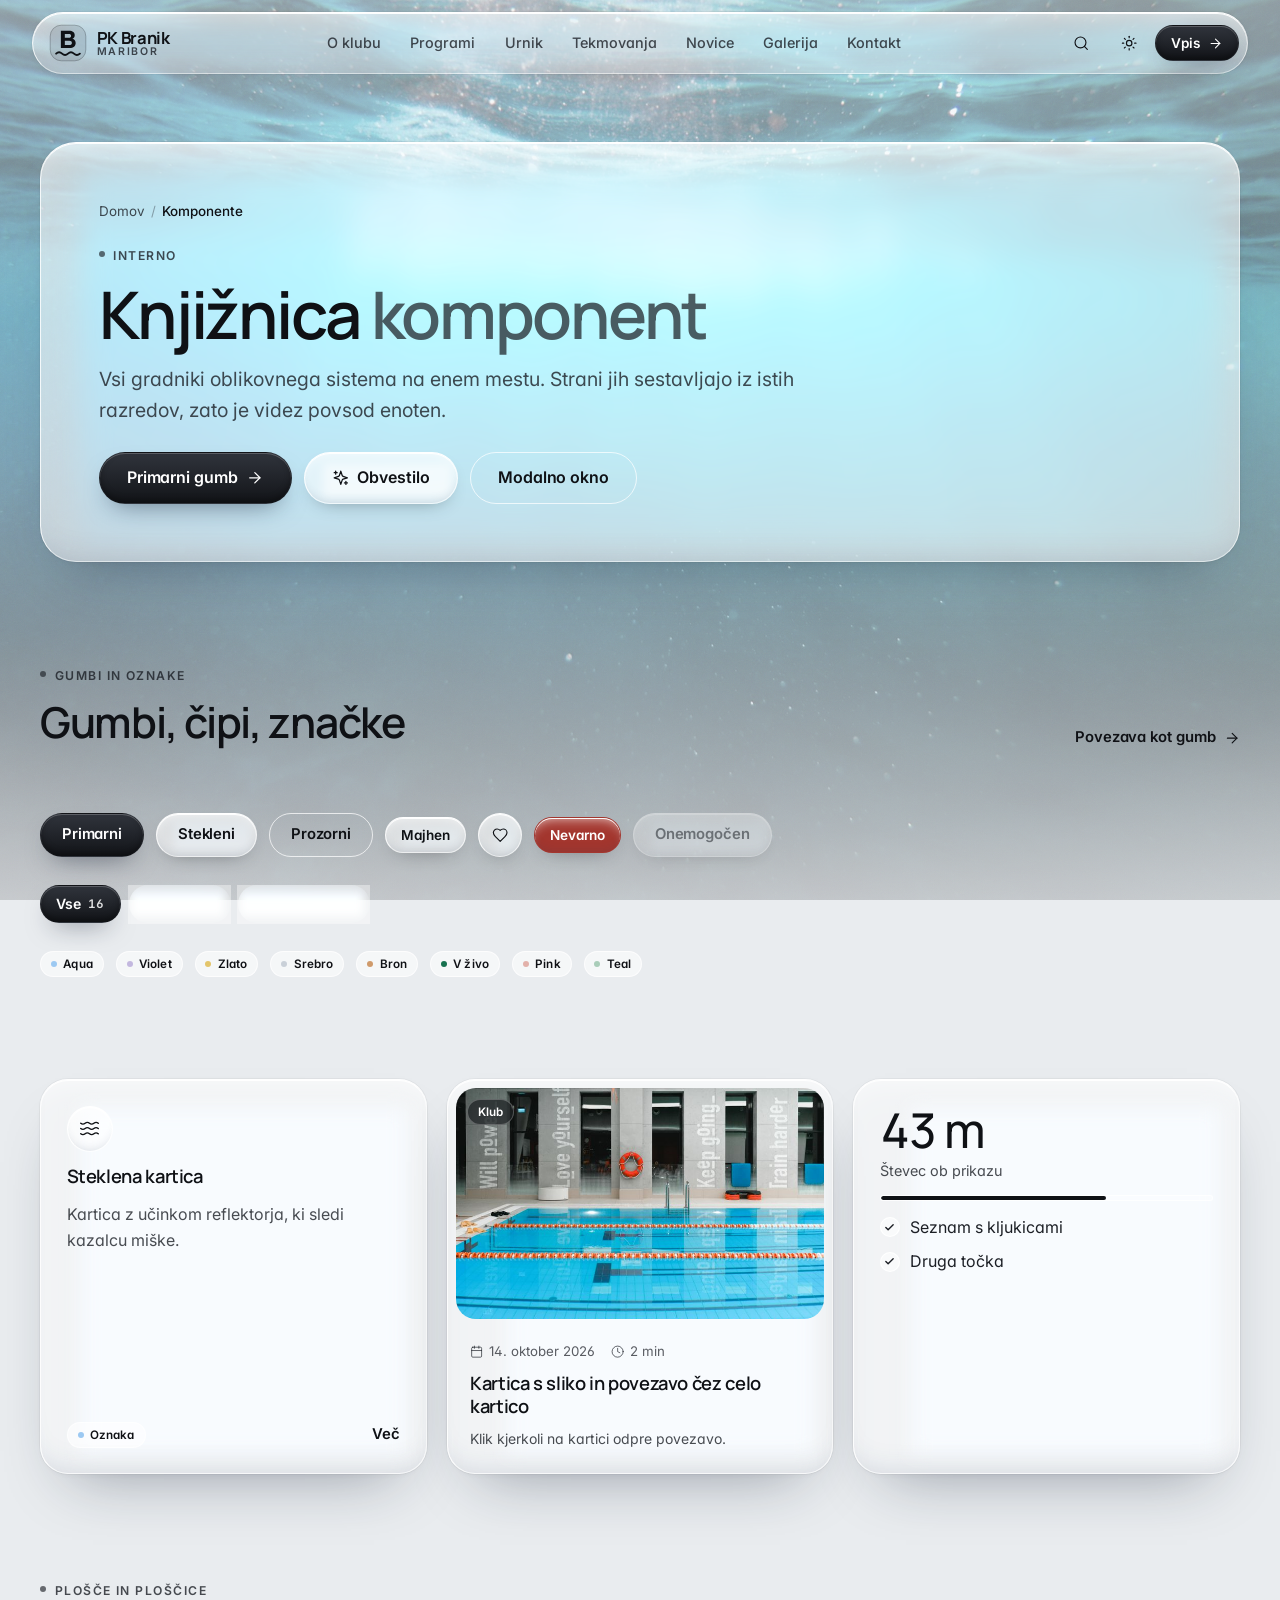
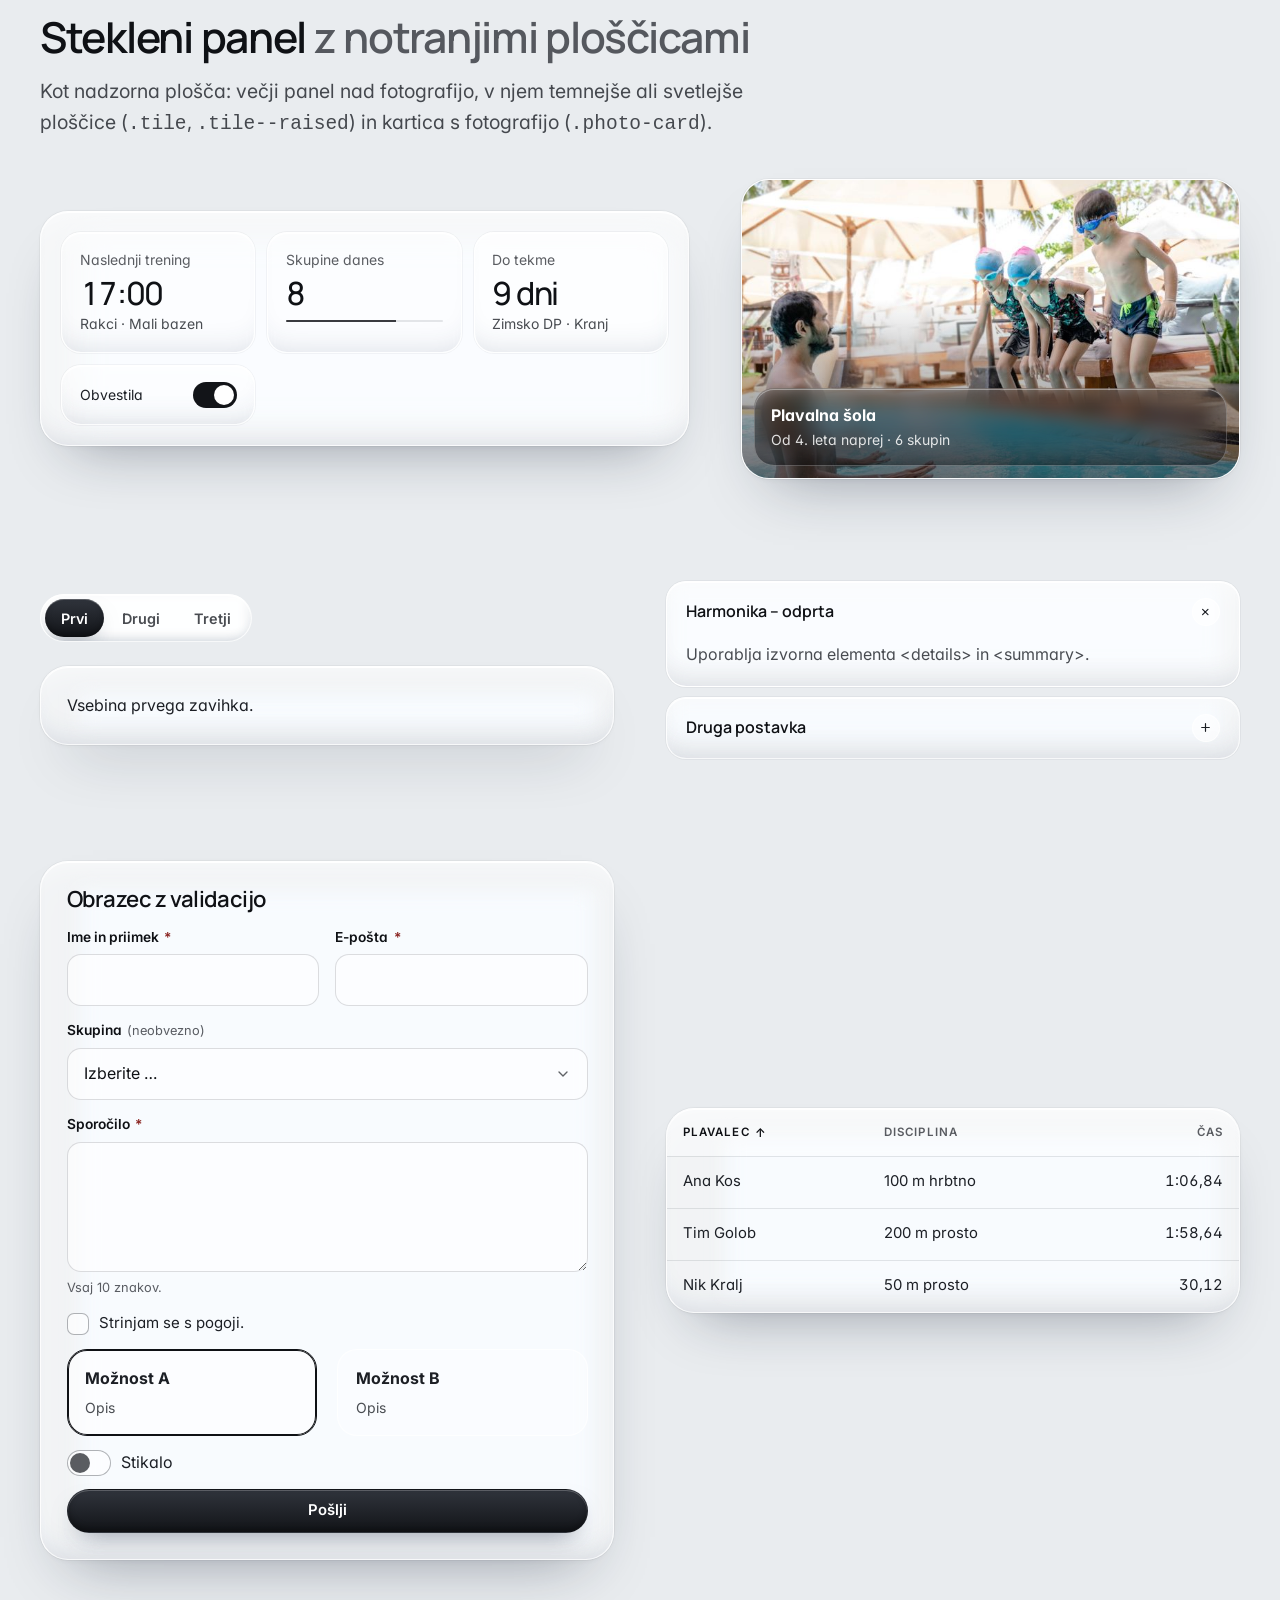
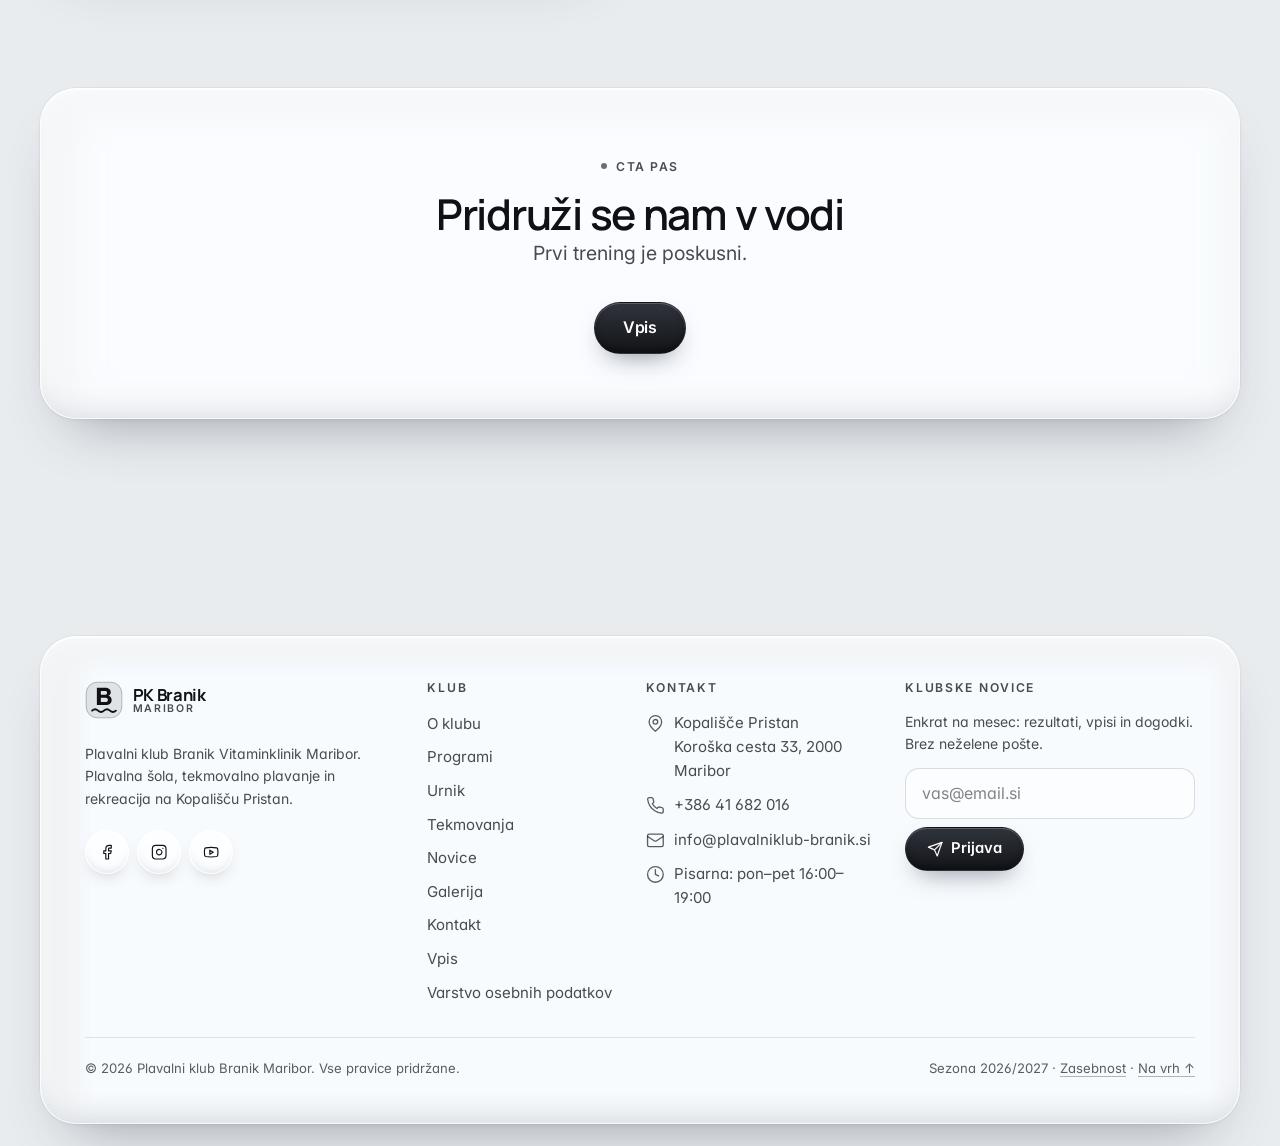
<file: plavalni-klub-branik/styleguide.html>
<!doctype html>
<html lang="sl">
<head>
  <meta charset="utf-8">
  <meta name="viewport" content="width=device-width, initial-scale=1">
  <title>Knjižnica komponent · PK Branik Maribor</title>
  <meta name="description" content="Interna knjižnica komponent za spletno stran PK Branik Maribor.">
  <meta name="robots" content="noindex">
  <meta name="theme-color" content="#0e1013">
  <link rel="icon" href="assets/img/favicon.svg" type="image/svg+xml">
  <link rel="preconnect" href="https://fonts.googleapis.com">
  <link rel="preconnect" href="https://fonts.gstatic.com" crossorigin>
  <link rel="stylesheet" href="https://fonts.googleapis.com/css2?family=Inter:wght@400;500;600;700&family=Manrope:wght@500;600;700&display=swap">
  <link rel="stylesheet" href="assets/css/style.css">
  <script>(function(){try{var t=localStorage.getItem("pkb-theme");}catch(e){}document.documentElement.setAttribute("data-theme",t||(matchMedia("(prefers-color-scheme: light)").matches?"light":"dark"));})();</script>
  <script src="assets/js/data.js" defer></script>
  <script src="assets/js/site.js" defer></script>
</head>
<body data-page="styleguide">
  <a class="skip-link" href="#main">Preskoči na vsebino</a>
  <header data-site-header></header>

  <main id="main">
    <section class="page-hero">
      <div class="container">
        <div class="page-hero__panel glass glass--strong" data-reveal>
          <ol class="breadcrumb" aria-label="Drobtinice">
            <li><a href="index.html">Domov</a></li>
            <li><span aria-current="page">Komponente</span></li>
          </ol>
          <p class="eyebrow">Interno</p>
          <h1>Knjižnica <span class="gradient-text">komponent</span></h1>
          <p class="lead">Vsi gradniki oblikovnega sistema na enem mestu. Strani jih sestavljajo iz istih razredov, zato je videz povsod enoten.</p>
          <div class="page-hero__actions cluster">
            <a class="btn btn--primary btn--lg" href="vpis.html">Primarni gumb <i data-icon="arrow-right" class="icon--move"></i></a>
            <button class="btn btn--lg" type="button" id="demo-toast"><i data-icon="sparkles"></i>Obvestilo</button>
            <button class="btn btn--ghost btn--lg" type="button" id="demo-modal">Modalno okno</button>
          </div>
        </div>
      </div>
    </section>

    <section class="section--tight">
      <div class="container stack stack-lg">
        <div class="section-head section-head--split">
          <div>
            <p class="eyebrow">Gumbi in oznake</p>
            <h2>Gumbi, čipi, značke</h2>
          </div>
          <a class="btn btn--link" href="#">Povezava kot gumb <i data-icon="arrow-right" class="icon--move"></i></a>
        </div>
        <div class="cluster">
          <button class="btn btn--primary">Primarni</button>
          <button class="btn">Stekleni</button>
          <button class="btn btn--ghost">Prozorni</button>
          <button class="btn btn--sm">Majhen</button>
          <button class="btn btn--icon" aria-label="Ikona"><i data-icon="heart"></i></button>
          <button class="btn btn--danger btn--sm">Nevarno</button>
          <button class="btn" disabled>Onemogočen</button>
        </div>
        <div class="chip-group" role="group" aria-label="Filter">
          <button class="chip" aria-pressed="true">Vse <span class="count">16</span></button>
          <button class="chip" aria-pressed="false">Treningi <span class="count">4</span></button>
          <button class="chip" aria-pressed="false">Tekmovanja <span class="count">4</span></button>
        </div>
        <div class="cluster">
          <span class="badge badge--aqua">Aqua</span><span class="badge badge--violet">Violet</span><span class="badge badge--gold badge-dot">Zlato</span>
          <span class="badge badge--silver">Srebro</span><span class="badge badge--bronze">Bron</span><span class="badge badge--success badge-dot badge-live">V živo</span>
          <span class="badge badge--pink">Pink</span><span class="badge badge--teal">Teal</span>
        </div>
      </div>
    </section>

    <section class="section--tight">
      <div class="container">
        <div class="grid-3" data-reveal-stagger>
          <article class="card card--hover" data-reveal>
            <span class="icon-bubble"><i data-icon="waves"></i></span>
            <h3 class="card-title">Steklena kartica</h3>
            <p class="muted">Kartica z učinkom reflektorja, ki sledi kazalcu miške.</p>
            <div class="card-footer"><span class="badge badge--aqua">Oznaka</span><a class="btn btn--link" href="#">Več</a></div>
          </article>
          <article class="card card--media card--hover" data-reveal>
            <div class="card-media"><img src="assets/img/photos/bazen-hala-sm.jpg" alt="" loading="lazy" width="720" height="480"><span class="badge">Klub</span></div>
            <div class="card-body">
              <div class="card-meta"><span><i data-icon="calendar" class="icon--sm"></i>14. oktober 2026</span><span><i data-icon="clock" class="icon--sm"></i>2 min</span></div>
              <h3 class="card-title"><a href="#">Kartica s sliko in povezavo čez celo kartico</a></h3>
              <p class="muted small">Klik kjerkoli na kartici odpre povezavo.</p>
            </div>
          </article>
          <article class="card" data-reveal>
            <div class="stat"><span class="stat-value" data-count-to="50" data-count-suffix=" m">0</span><span class="stat-label">Števec ob prikazu</span></div>
            <div class="progress" style="--value:68%"><span></span></div>
            <ul class="list-check"><li>Seznam s kljukicami</li><li>Druga točka</li></ul>
          </article>
        </div>
      </div>
    </section>

    <section class="section--tight">
      <div class="container">
        <div class="section-head">
          <p class="eyebrow">Plošče in ploščice</p>
          <h2>Stekleni panel <span class="gradient-text">z notranjimi ploščicami</span></h2>
          <p class="lead">Kot nadzorna plošča: večji panel nad fotografijo, v njem temnejše ali svetlejše ploščice (<code>.tile</code>, <code>.tile--raised</code>) in kartica s fotografijo (<code>.photo-card</code>).</p>
        </div>
        <div class="split split--wide-left">
          <div class="glass glass--strong" style="padding:1.25rem;display:grid;gap:.75rem;grid-template-columns:repeat(auto-fit,minmax(160px,1fr))">
            <div class="tile"><div class="stat"><span class="small soft">Naslednji trening</span><span class="stat-value" style="font-size:2rem">17:00</span><span class="small muted">Rakci · Mali bazen</span></div></div>
            <div class="tile"><div class="stat"><span class="small soft">Skupine danes</span><span class="stat-value" style="font-size:2rem">8</span><div class="stat-bar" style="--value:70%"><span></span></div></div></div>
            <div class="tile tile--raised"><div class="stat"><span class="small soft">Do tekme</span><span class="stat-value" style="font-size:2rem">9 dni</span><span class="small muted">Zimsko DP · Kranj</span></div></div>
            <div class="tile" style="display:flex;align-items:center;justify-content:space-between;gap:.5rem"><span class="small">Obvestila</span><label class="switch"><input type="checkbox" checked aria-label="Obvestila"></label></div>
          </div>
          <div class="photo-card" style="min-height:300px">
            <img src="assets/img/photos/sola-otroci-sm.jpg" alt="" loading="lazy" width="720" height="481">
            <div class="photo-card__glass"><strong>Plavalna šola</strong><p class="small" style="opacity:.85">Od 4. leta naprej · 6 skupin</p></div>
          </div>
        </div>
      </div>
    </section>

    <section class="section--tight">
      <div class="container split">
        <div data-tabs>
          <div class="tabs-list" role="tablist" aria-label="Primer zavihkov">
            <button class="tab" role="tab" id="t-1" aria-controls="p-1" aria-selected="true">Prvi</button>
            <button class="tab" role="tab" id="t-2" aria-controls="p-2">Drugi</button>
            <button class="tab" role="tab" id="t-3" aria-controls="p-3">Tretji</button>
          </div>
          <div id="p-1" class="tab-panel card">Vsebina prvega zavihka.</div>
          <div id="p-2" class="tab-panel card">Vsebina drugega zavihka.</div>
          <div id="p-3" class="tab-panel card">Vsebina tretjega zavihka.</div>
        </div>
        <div class="accordion">
          <details class="accordion-item" open><summary>Harmonika – odprta</summary><div class="accordion-body"><p>Uporablja izvorna elementa &lt;details&gt; in &lt;summary&gt;.</p></div></details>
          <details class="accordion-item"><summary>Druga postavka</summary><div class="accordion-body"><p>Besedilo odgovora.</p></div></details>
        </div>
      </div>
    </section>

    <section class="section--tight">
      <div class="container split">
        <form class="card stack" id="demo-form">
          <h3>Obrazec z validacijo</h3>
          <div class="field-row">
            <div class="field"><label class="label" for="f-name">Ime in priimek <span class="req">*</span></label><input class="input" id="f-name" name="name" required minlength="3" autocomplete="name"></div>
            <div class="field"><label class="label" for="f-email">E-pošta <span class="req">*</span></label><input class="input" id="f-email" name="email" type="email" required autocomplete="email"></div>
          </div>
          <div class="field"><label class="label" for="f-sel">Skupina <span class="opt">(neobvezno)</span></label><select class="select" id="f-sel" name="g"><option value="">Izberite …</option><option>Rakci</option></select></div>
          <div class="field"><label class="label" for="f-msg">Sporočilo <span class="req">*</span></label><textarea class="textarea" id="f-msg" name="msg" required minlength="10"></textarea><p class="hint">Vsaj 10 znakov.</p></div>
          <div class="field"><label class="check"><input type="checkbox" name="ok" required> Strinjam se s pogoji.</label></div>
          <div class="grid-2" style="grid-template-columns:1fr 1fr">
            <label class="option-card"><input type="radio" name="opt" value="a" checked><span class="option-card__body"><strong>Možnost A</strong><span class="small muted">Opis</span></span></label>
            <label class="option-card"><input type="radio" name="opt" value="b"><span class="option-card__body"><strong>Možnost B</strong><span class="small muted">Opis</span></span></label>
          </div>
          <label class="switch"><input type="checkbox"> Stikalo</label>
          <button class="btn btn--primary" type="submit">Pošlji</button>
        </form>
        <div class="table-wrap">
          <table class="table">
            <thead><tr><th scope="col" aria-sort="ascending"><button type="button">Plavalec</button></th><th scope="col">Disciplina</th><th scope="col" class="num">Čas</th></tr></thead>
            <tbody>
              <tr><td>Ana Kos</td><td>100 m hrbtno</td><td class="num">1:06,84</td></tr>
              <tr><td>Tim Golob</td><td>200 m prosto</td><td class="num">1:58,64</td></tr>
              <tr><td>Nik Kralj</td><td>50 m prosto</td><td class="num">30,12</td></tr>
            </tbody>
          </table>
        </div>
      </div>
    </section>

    <section class="section">
      <div class="container">
        <div class="cta-band glass glass--strong" data-reveal="zoom">
          <p class="eyebrow">CTA pas</p>
          <h2>Pridruži se nam v vodi</h2>
          <p class="lead" style="margin-inline:auto">Prvi trening je poskusni.</p>
          <div class="cluster mt-6" style="justify-content:center"><a class="btn btn--primary btn--lg" href="vpis.html">Vpis</a></div>
        </div>
      </div>
    </section>
  </main>

  <footer data-site-footer></footer>
  <script>
    document.addEventListener("pkb:ready", function () {});
    window.addEventListener("DOMContentLoaded", function () {
      document.getElementById("demo-toast").addEventListener("click", function () { PKB.toast({ type: "success", title: "Uspeh", message: "To je obvestilo." }); });
      document.getElementById("demo-modal").addEventListener("click", function () { PKB.modal.open({ title: "Modalno okno", content: "<p>Vsebina modalnega okna.</p>", footer: '<button class="btn" data-modal-close>Zapri</button>' }); });
      PKB.initForm(document.getElementById("demo-form"), { onSubmit: function () { PKB.toast({ type: "success", message: "Obrazec je veljaven." }); } });
    });
  </script>
</body>
</html>
</file>
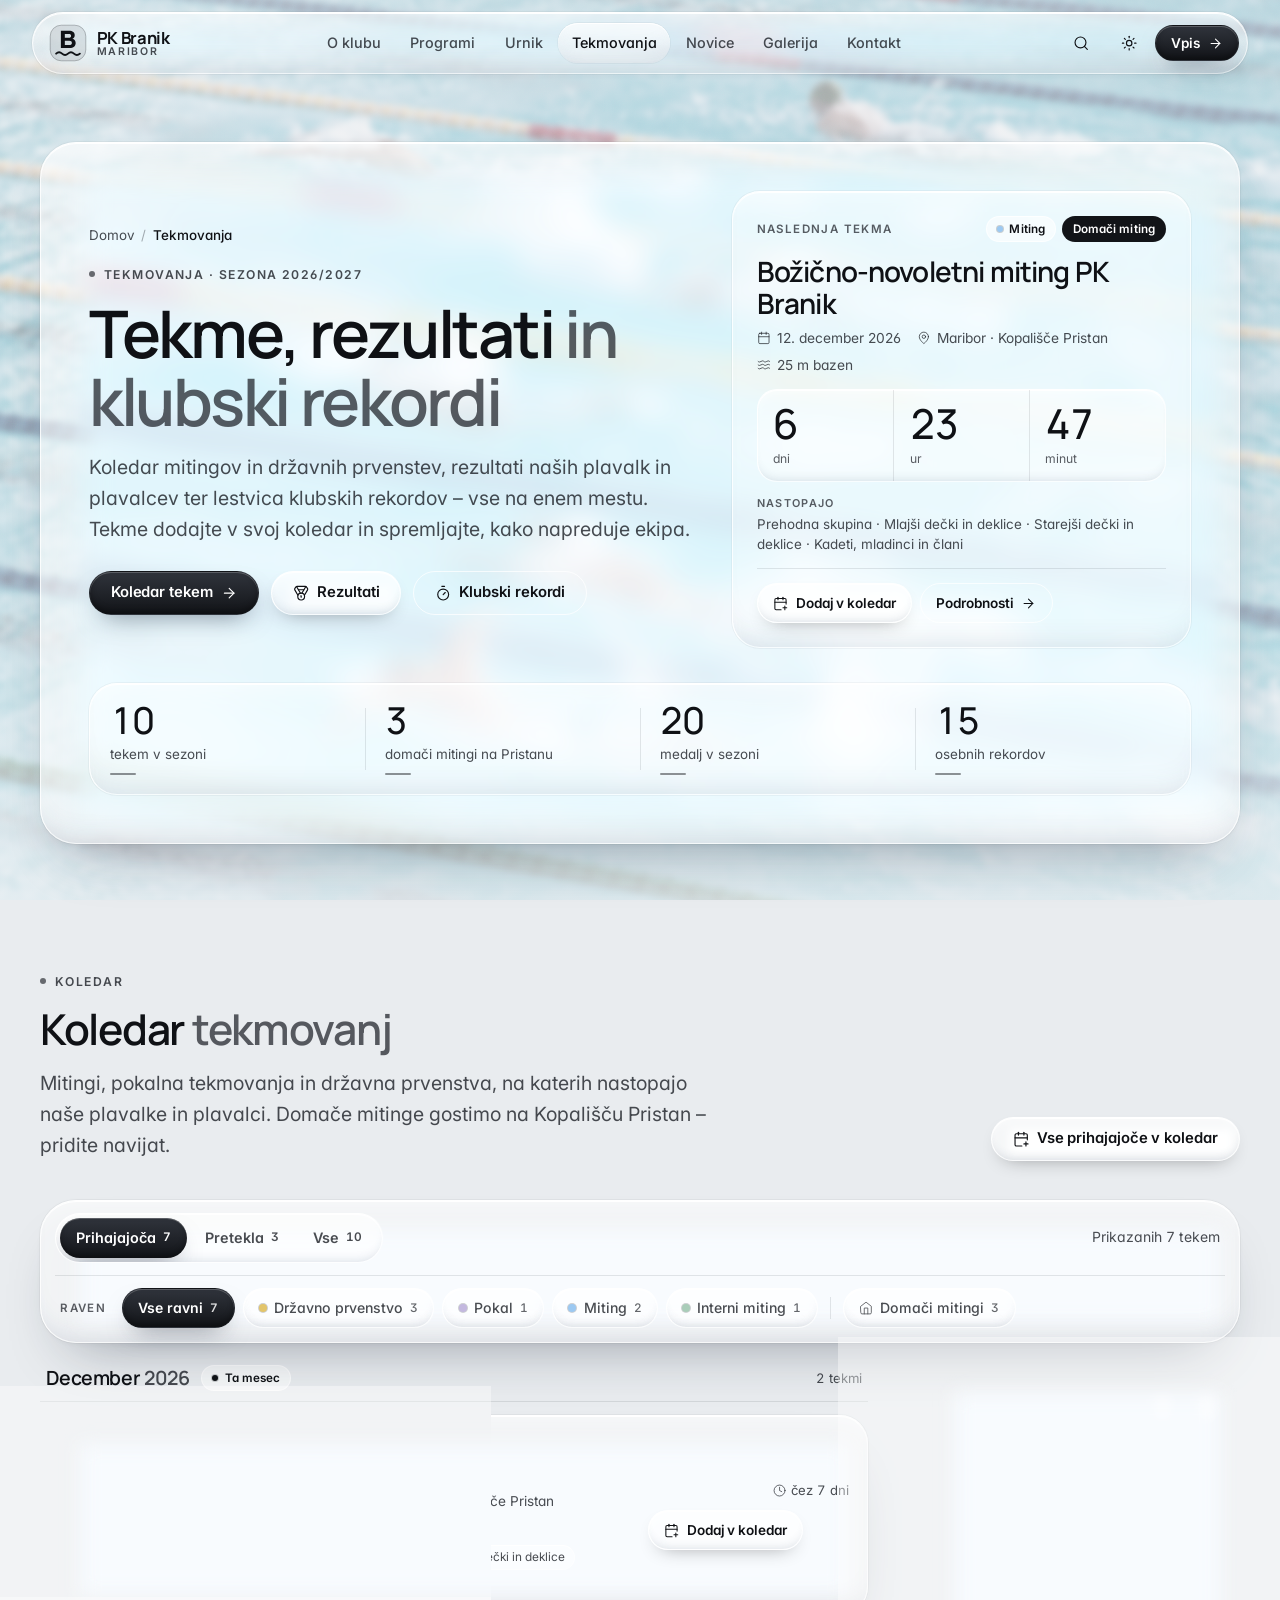
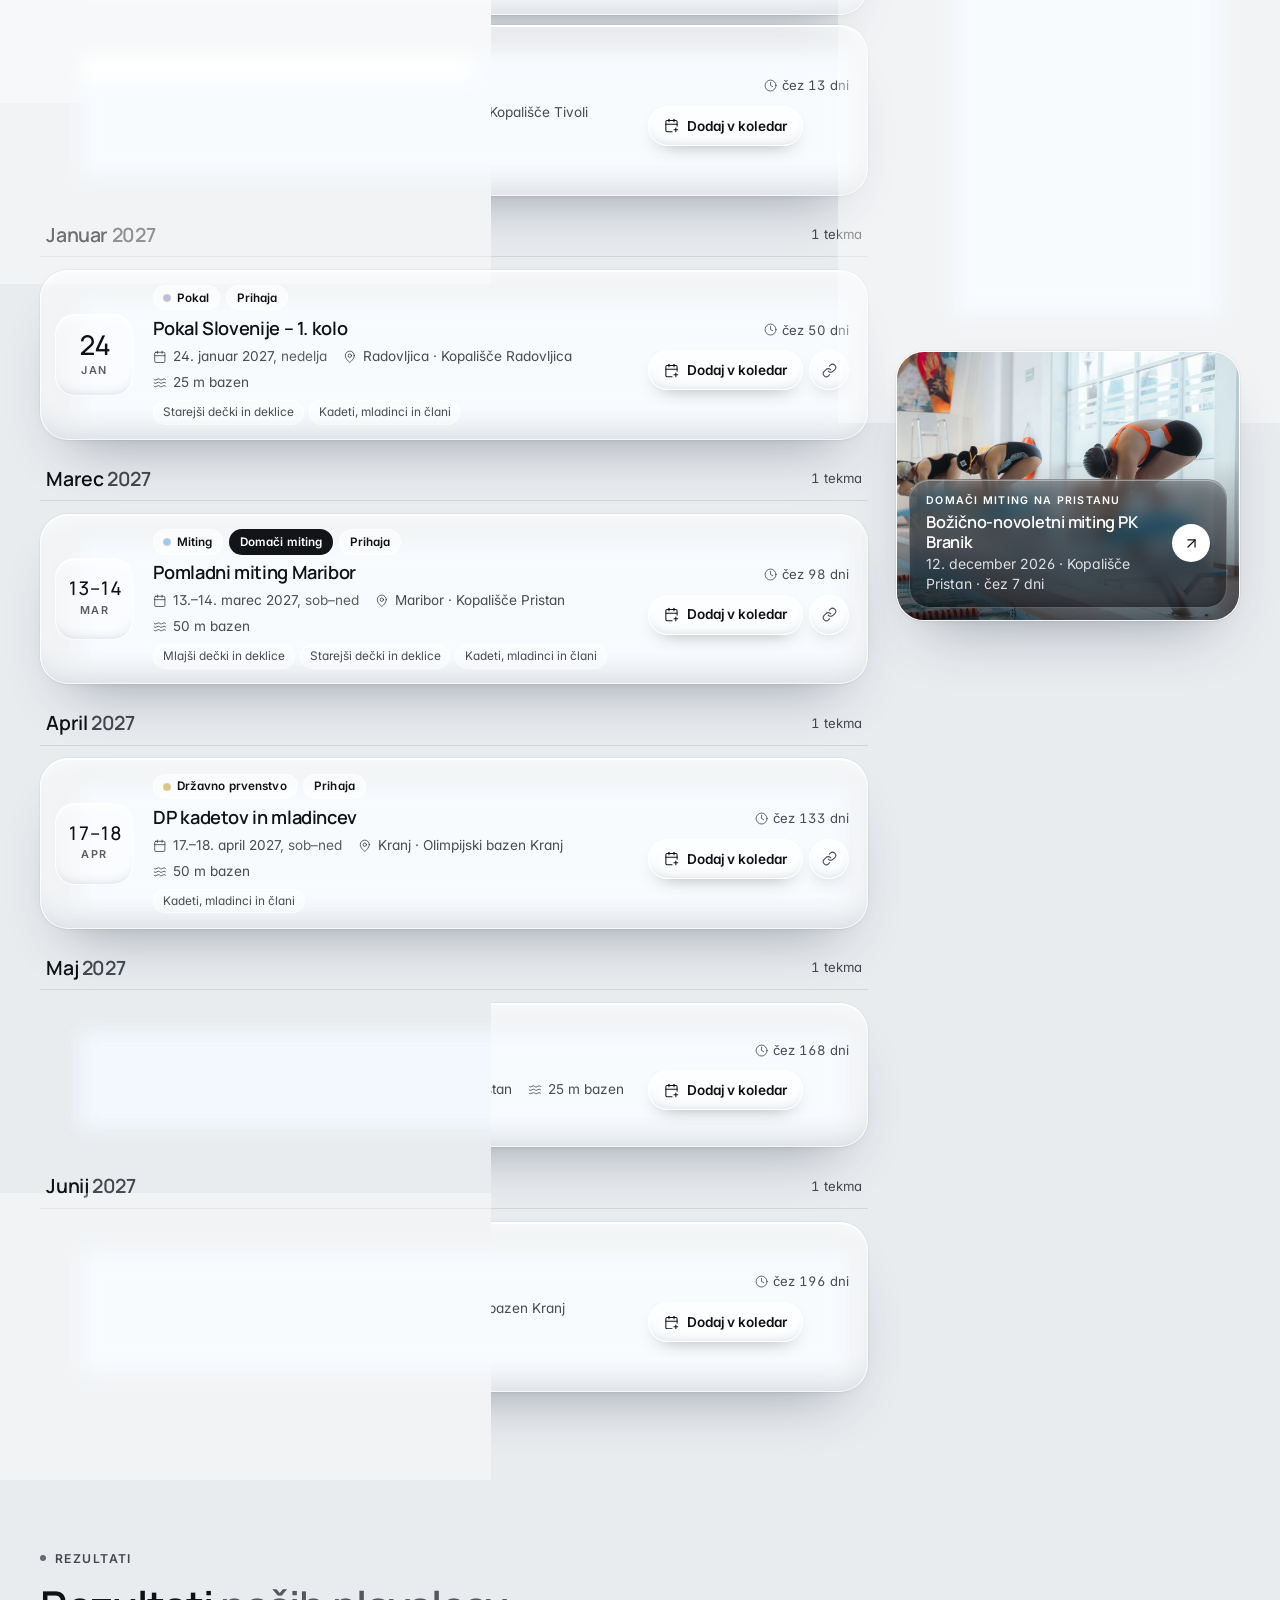
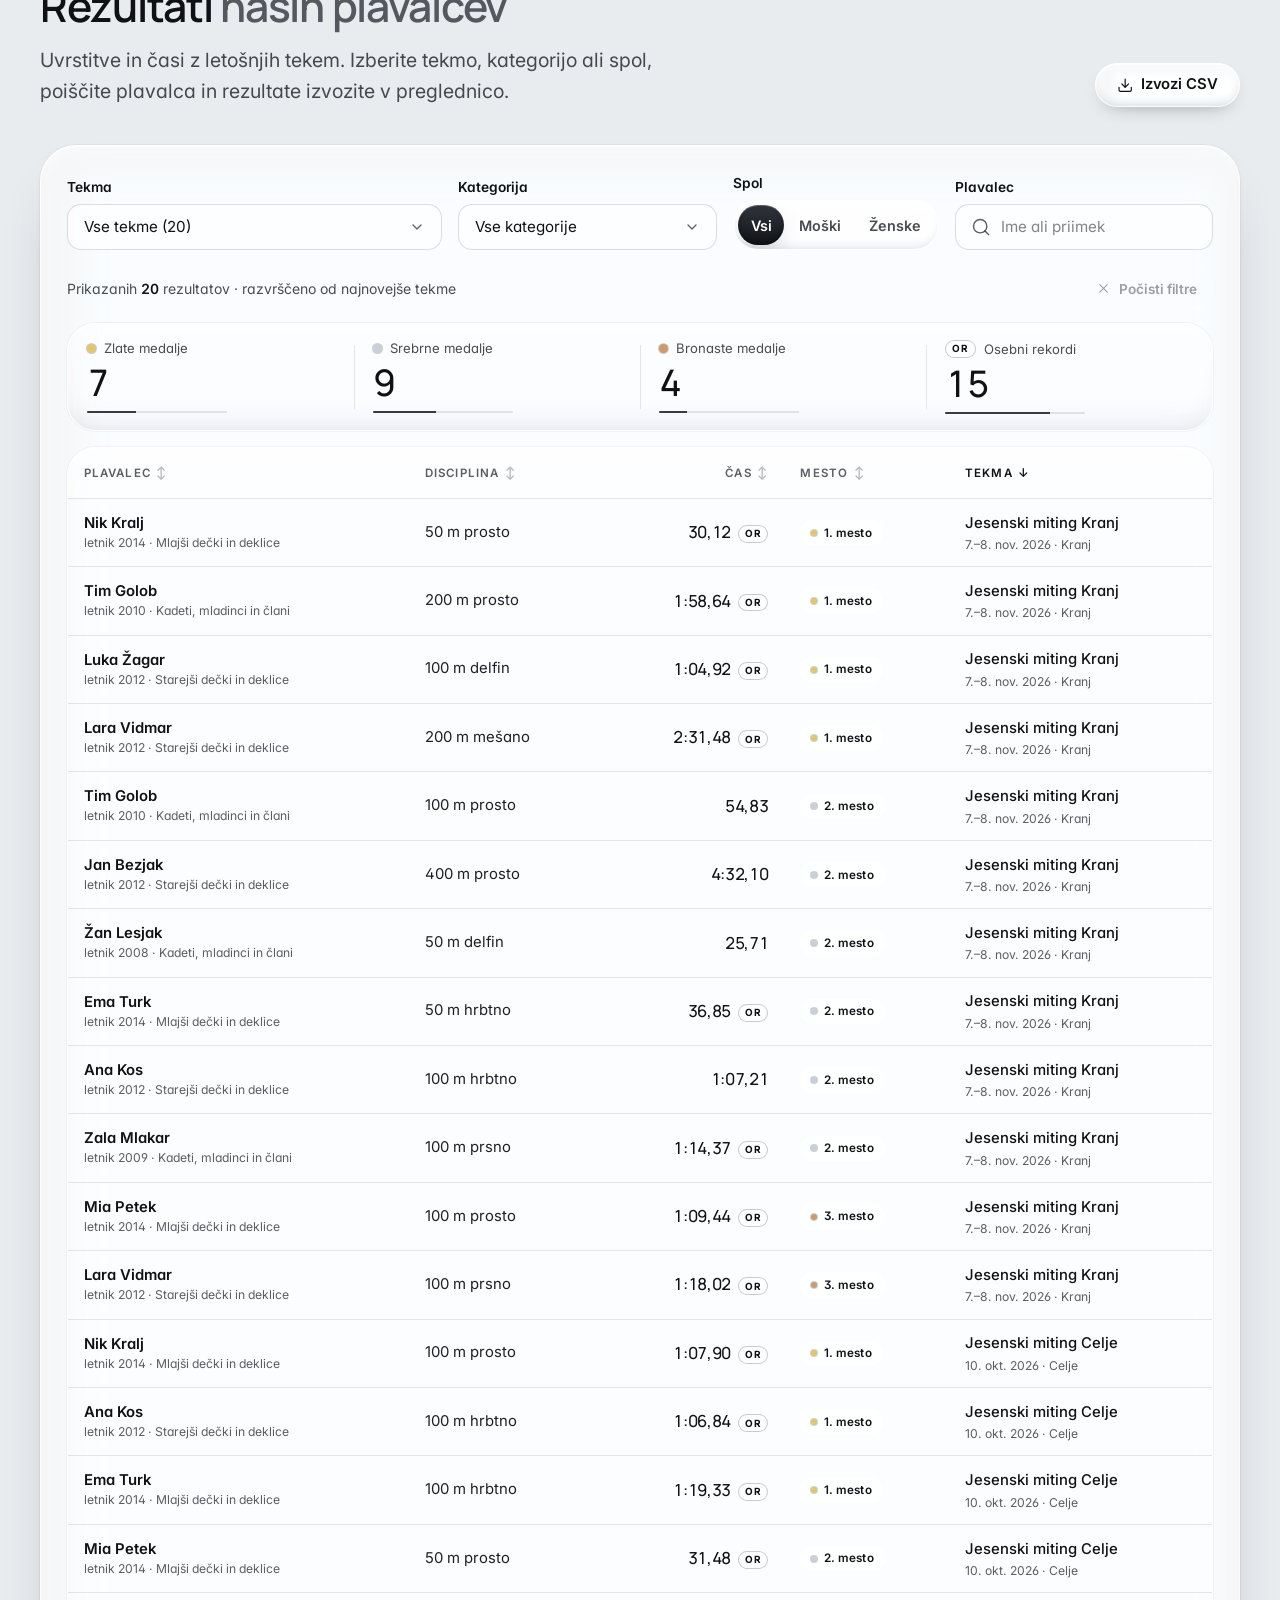
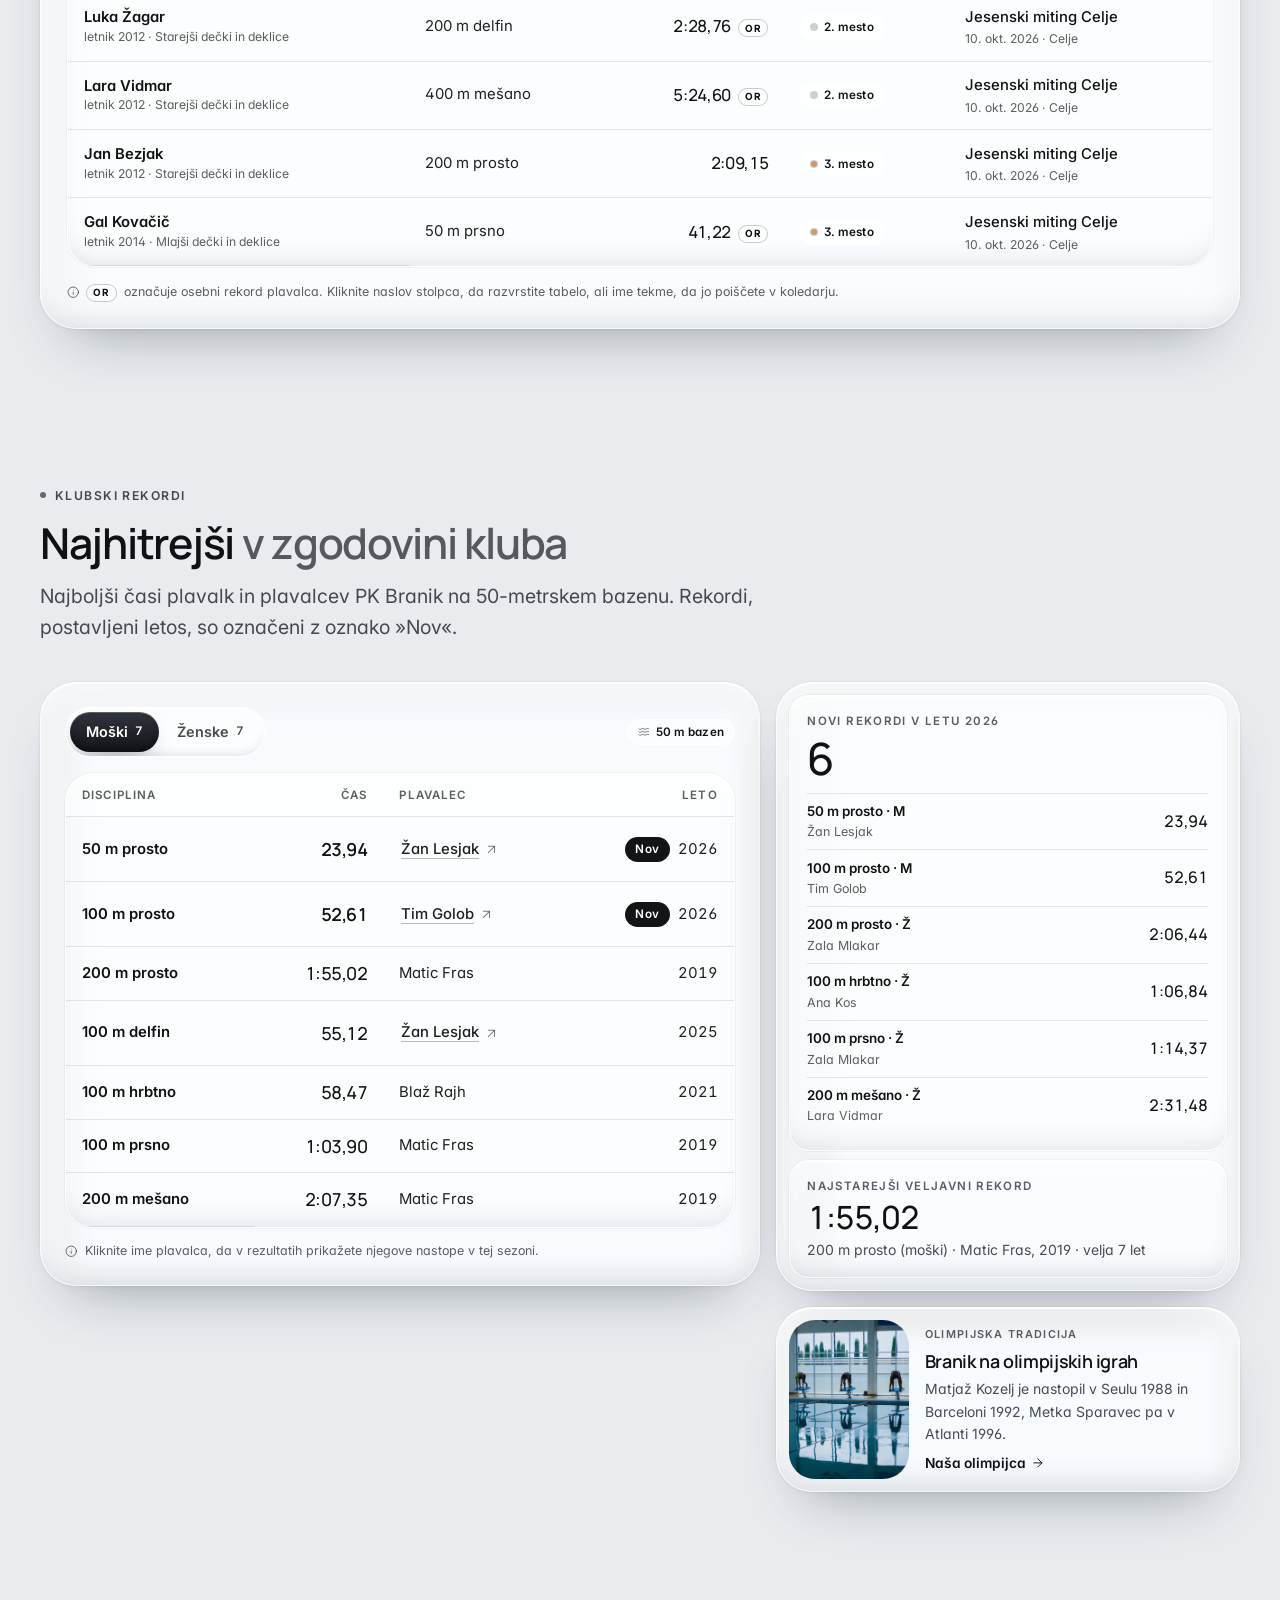
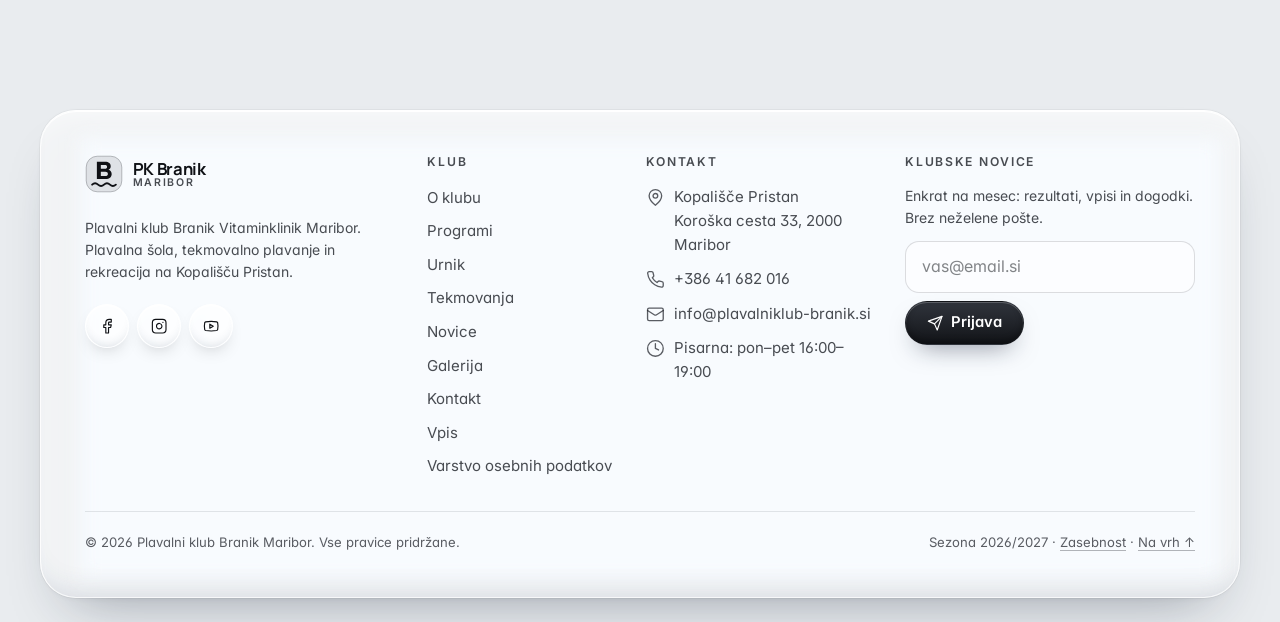
<file: plavalni-klub-branik/tekmovanja.html>
<!doctype html>
<html lang="sl">
<head>
  <meta charset="utf-8">
  <meta name="viewport" content="width=device-width, initial-scale=1">
  <title>Tekmovanja · PK Branik Maribor</title>
  <meta name="description" content="Koledar tekmovanj, rezultati in klubski rekordi PK Branik Maribor – mitingi, državna prvenstva in domači mitingi na Kopališču Pristan.">
  <meta name="theme-color" content="#0e1013">
  <meta property="og:title" content="Tekmovanja · PK Branik Maribor">
  <meta property="og:description" content="Koledar tekem, rezultati naših plavalk in plavalcev ter klubski rekordi na enem mestu.">
  <meta property="og:type" content="website">
  <meta property="og:locale" content="sl_SI">
  <link rel="icon" href="assets/img/favicon.svg" type="image/svg+xml">
  <link rel="preconnect" href="https://fonts.googleapis.com">
  <link rel="preconnect" href="https://fonts.gstatic.com" crossorigin>
  <link rel="stylesheet" href="https://fonts.googleapis.com/css2?family=Inter:wght@400;500;600;700&family=Manrope:wght@500;600;700&display=swap">
  <link rel="stylesheet" href="assets/css/style.css">
  <link rel="stylesheet" href="assets/css/pages/tekmovanja.css">
  <script>(function(){try{var t=localStorage.getItem("pkb-theme");}catch(e){}document.documentElement.setAttribute("data-theme",t||(matchMedia("(prefers-color-scheme: light)").matches?"light":"dark"));})();</script>
  <script src="assets/js/data.js" defer></script>
  <script src="assets/js/site.js" defer></script>
  <script src="assets/js/pages/tekmovanja.js" defer></script>
</head>
<body data-page="tekmovanja">
  <a class="skip-link" href="#main">Preskoči na vsebino</a>
  <header data-site-header></header>
  <main id="main" class="comp">

    <!-- ============ HERO: naslednja tekma + sezona v številkah ============ -->
    <section class="page-hero" aria-labelledby="comp-title">
      <div class="container">
        <div class="page-hero__panel glass glass--strong comp-hero" data-reveal>
          <div class="comp-hero__grid">
            <div class="comp-hero__text">
              <ol class="breadcrumb" aria-label="Drobtinice"><li><a href="index.html">Domov</a></li><li><span aria-current="page">Tekmovanja</span></li></ol>
              <p class="eyebrow" data-season-eyebrow>Tekmovanja · sezona 2026/2027</p>
              <h1 id="comp-title">Tekme, rezultati <span class="gradient-text">in klubski rekordi</span></h1>
              <p class="lead">Koledar mitingov in državnih prvenstev, rezultati naših plavalk in plavalcev ter lestvica klubskih rekordov – vse na enem mestu. Tekme dodajte v svoj koledar in spremljajte, kako napreduje ekipa.</p>
              <div class="page-hero__actions cluster">
                <a class="btn btn--primary" href="#koledar">Koledar tekem <i data-icon="arrow-right" class="icon--move"></i></a>
                <a class="btn" href="#rezultati"><i data-icon="medal"></i>Rezultati</a>
                <a class="btn btn--ghost" href="#rekordi"><i data-icon="timer"></i>Klubski rekordi</a>
              </div>
            </div>

            <aside class="tile comp-next" aria-labelledby="comp-next-label" data-next>
              <div class="comp-next__top">
                <h2 class="comp-next__label" id="comp-next-label" data-next-label>Naslednja tekma</h2>
                <span class="comp-next__badges" data-next-badges></span>
              </div>
              <div class="comp-next__body" data-next-body>
                <noscript><p class="small muted">Odštevanje do naslednje tekme deluje z omogočenim JavaScriptom. Vse tekme so navedene v koledarju spodaj.</p></noscript>
              </div>
            </aside>
          </div>

          <ul class="comp-stats" role="list" aria-label="Sezona v številkah">
            <li class="comp-stat"><span class="comp-stat__value" data-stat="comps" data-count-to="10">10</span><span class="comp-stat__label" data-stat-label="comps">tekem v sezoni</span><span class="comp-stat__bar" aria-hidden="true"></span></li>
            <li class="comp-stat"><span class="comp-stat__value" data-stat="host" data-count-to="3">3</span><span class="comp-stat__label" data-stat-label="host">domači mitingi na Pristanu</span><span class="comp-stat__bar" aria-hidden="true"></span></li>
            <li class="comp-stat"><span class="comp-stat__value" data-stat="medals" data-count-to="20">20</span><span class="comp-stat__label" data-stat-label="medals">medalj v sezoni</span><span class="comp-stat__bar" aria-hidden="true"></span></li>
            <li class="comp-stat"><span class="comp-stat__value" data-stat="pb" data-count-to="15">15</span><span class="comp-stat__label" data-stat-label="pb">osebnih rekordov</span><span class="comp-stat__bar" aria-hidden="true"></span></li>
          </ul>
        </div>
      </div>
    </section>

    <!-- ============ KOLEDAR ============ -->
    <section class="section comp-section" id="koledar" aria-labelledby="koledar-title">
      <div class="container">
        <div class="section-head section-head--split" data-reveal>
          <div>
            <p class="eyebrow">Koledar</p>
            <h2 id="koledar-title">Koledar <span class="gradient-text">tekmovanj</span></h2>
            <p class="lead">Mitingi, pokalna tekmovanja in državna prvenstva, na katerih nastopajo naše plavalke in plavalci. Domače mitinge gostimo na Kopališču Pristan – pridite navijat.</p>
          </div>
          <button type="button" class="btn" data-export-all><i data-icon="calendar-plus"></i>Vse prihajajoče v koledar</button>
        </div>

        <div class="glass comp-toolbar" role="group" aria-label="Filtri koledarja">
          <div class="comp-toolbar__top">
            <div class="tabs-list comp-seg comp-seg--when" role="group" aria-label="Obdobje" data-when-group>
              <button type="button" class="tab" data-when="upcoming" aria-pressed="true">Prihajajoča <span class="comp-seg__n" data-when-n="upcoming"></span></button>
              <button type="button" class="tab" data-when="past" aria-pressed="false">Pretekla <span class="comp-seg__n" data-when-n="past"></span></button>
              <button type="button" class="tab" data-when="all" aria-pressed="false">Vse <span class="comp-seg__n" data-when-n="all"></span></button>
            </div>
            <p class="comp-toolbar__count small muted" aria-live="polite" aria-atomic="true" data-cal-count></p>
          </div>
          <div class="comp-toolbar__filters">
            <span class="comp-toolbar__label" id="comp-level-label">Raven</span>
            <div class="chip-group chip-group--scroll comp-levels" role="group" aria-labelledby="comp-level-label" data-levels></div>
          </div>
        </div>

        <div class="comp-cal-layout">
          <div class="comp-list" data-list>
            <noscript>
              <div class="glass comp-noscript">
                <p>Za prikaz koledarja tekmovanj omogočite JavaScript. Informacije o tekmah dobite tudi v pisarni kluba na +386 41 682 016.</p>
              </div>
            </noscript>
          </div>

          <aside class="comp-cal-aside" aria-labelledby="comp-cal-title">
            <div class="glass comp-cal" data-cal>
              <div class="comp-cal__head">
                <div>
                  <h3 class="comp-cal__title" id="comp-cal-title">Mesečni pregled</h3>
                  <p class="comp-cal__month" id="comp-cal-month" aria-live="polite" data-cal-month>November 2026</p>
                </div>
                <div class="comp-cal__nav">
                  <button type="button" class="btn btn--icon" data-cal-prev aria-label="Prejšnji mesec"><i data-icon="chevron-left"></i></button>
                  <button type="button" class="btn btn--icon" data-cal-next aria-label="Naslednji mesec"><i data-icon="chevron-right"></i></button>
                </div>
              </div>
              <table class="comp-cal__grid" role="grid" aria-labelledby="comp-cal-month" aria-describedby="comp-cal-help">
                <thead>
                  <tr>
                    <th scope="col" abbr="ponedeljek">Pon</th><th scope="col" abbr="torek">Tor</th><th scope="col" abbr="sreda">Sre</th><th scope="col" abbr="četrtek">Čet</th><th scope="col" abbr="petek">Pet</th><th scope="col" abbr="sobota">Sob</th><th scope="col" abbr="nedelja">Ned</th>
                  </tr>
                </thead>
                <tbody data-cal-body></tbody>
              </table>
              <p class="visually-hidden" id="comp-cal-help">S puščicami se premikate po dnevih, s tipkama Page Up in Page Down po mesecih. Tipka Enter na dnevu tekme prikaže tekmo v seznamu.</p>
              <div class="comp-cal__foot">
                <ul class="comp-cal__legend" role="list">
                  <li><span class="comp-cal__key comp-cal__key--comp" aria-hidden="true"></span>Dan tekme</li>
                  <li><span class="comp-cal__key comp-cal__key--today" aria-hidden="true"></span>Danes</li>
                </ul>
                <button type="button" class="btn btn--sm btn--ghost" data-cal-today>Danes</button>
              </div>
              <div class="comp-cal__month-list">
                <h4 class="comp-cal__sub" data-cal-sub>Tekme v tem mesecu</h4>
                <ul class="comp-mlist" role="list" data-cal-list></ul>
              </div>
            </div>

            <a class="photo-card comp-host" href="#koledar" data-host-card>
              <img src="assets/img/photos/start-tekma-sm.jpg" alt="" width="720" height="480" loading="lazy" decoding="async">
              <span class="photo-card__glass photo-card__glass--dark comp-host__cap">
                <span class="comp-host__text">
                  <span class="comp-host__kicker">Domači miting na Pristanu</span>
                  <strong class="comp-host__name" data-host-name>Pridite navijat</strong>
                  <span class="small comp-host__meta" data-host-meta>Kopališče Pristan, Koroška cesta 33, Maribor</span>
                </span>
                <span class="comp-host__go" aria-hidden="true"><i data-icon="arrow-up-right"></i></span>
              </span>
            </a>
          </aside>
        </div>
      </div>
    </section>

    <!-- ============ REZULTATI ============ -->
    <section class="section comp-section" id="rezultati" aria-labelledby="rezultati-title">
      <div class="container">
        <div class="section-head section-head--split" data-reveal>
          <div>
            <p class="eyebrow">Rezultati</p>
            <h2 id="rezultati-title" tabindex="-1">Rezultati <span class="gradient-text">naših plavalcev</span></h2>
            <p class="lead">Uvrstitve in časi z letošnjih tekem. Izberite tekmo, kategorijo ali spol, poiščite plavalca in rezultate izvozite v preglednico.</p>
          </div>
          <button type="button" class="btn" data-csv><i data-icon="download"></i>Izvozi CSV</button>
        </div>

        <div class="glass glass--strong comp-results" data-results>
          <form class="comp-filters" role="search" aria-label="Filtri rezultatov" data-res-filters>
            <div class="field comp-filters__comp">
              <label class="label" for="res-comp">Tekma</label>
              <select class="select" id="res-comp" name="tekma" data-res-comp>
                <option value="">Vse tekme</option>
              </select>
            </div>
            <div class="field comp-filters__cat">
              <label class="label" for="res-cat">Kategorija</label>
              <select class="select" id="res-cat" name="kategorija" data-res-cat>
                <option value="">Vse kategorije</option>
              </select>
            </div>
            <div class="field comp-filters__gender">
              <span class="label" id="res-gender-label">Spol</span>
              <div class="tabs-list comp-seg comp-seg--gender" role="group" aria-labelledby="res-gender-label" data-res-gender>
                <button type="button" class="tab" data-gender="" aria-pressed="true">Vsi</button>
                <button type="button" class="tab" data-gender="M" aria-pressed="false">Moški</button>
                <button type="button" class="tab" data-gender="Ž" aria-pressed="false">Ženske</button>
              </div>
            </div>
            <div class="field comp-filters__q">
              <label class="label" for="res-q">Plavalec</label>
              <div class="input-icon">
                <i data-icon="search"></i>
                <input class="input" type="search" id="res-q" name="plavalec" placeholder="Ime ali priimek" autocomplete="off" spellcheck="false" enterkeyhint="search" data-res-q>
              </div>
            </div>
          </form>

          <div class="comp-res-bar">
            <p class="comp-res-bar__count small muted" aria-live="polite" aria-atomic="true" data-res-count></p>
            <div class="comp-res-bar__actions">
              <div class="comp-sort-mobile">
                <label class="visually-hidden" for="res-sort">Razvrsti rezultate</label>
                <select class="select comp-sort-mobile__select" id="res-sort" data-res-sort></select>
              </div>
              <button type="button" class="btn btn--sm btn--ghost" data-res-clear disabled><i data-icon="x"></i>Počisti filtre</button>
            </div>
          </div>

          <ul class="comp-sum" role="list" aria-label="Povzetek izbranih rezultatov" data-sum-strip>
            <li class="comp-sum__item" style="--c: var(--c-gold)"><span class="comp-sum__label"><span class="comp-sum__dot" aria-hidden="true"></span>Zlate medalje</span><span class="comp-sum__value" data-sum="gold">0</span><span class="stat-bar comp-sum__bar" aria-hidden="true"><span data-sum-bar="gold"></span></span></li>
            <li class="comp-sum__item" style="--c: var(--c-silver)"><span class="comp-sum__label"><span class="comp-sum__dot" aria-hidden="true"></span>Srebrne medalje</span><span class="comp-sum__value" data-sum="silver">0</span><span class="stat-bar comp-sum__bar" aria-hidden="true"><span data-sum-bar="silver"></span></span></li>
            <li class="comp-sum__item" style="--c: var(--c-bronze)"><span class="comp-sum__label"><span class="comp-sum__dot" aria-hidden="true"></span>Bronaste medalje</span><span class="comp-sum__value" data-sum="bronze">0</span><span class="stat-bar comp-sum__bar" aria-hidden="true"><span data-sum-bar="bronze"></span></span></li>
            <li class="comp-sum__item comp-sum__item--pb"><span class="comp-sum__label"><span class="comp-or" aria-hidden="true">OR</span>Osebni rekordi</span><span class="comp-sum__value" data-sum="pb">0</span><span class="stat-bar comp-sum__bar" aria-hidden="true"><span data-sum-bar="pb"></span></span></li>
          </ul>

          <noscript><p class="small muted comp-noscript-note">Za prikaz in filtriranje rezultatov omogočite JavaScript.</p></noscript>
          <div class="comp-table-wrap" data-res-wrap>
            <table class="table comp-table" role="table">
              <caption class="visually-hidden" data-res-caption>Rezultati plavalcev PK Branik</caption>
              <thead role="rowgroup">
                <tr role="row">
                  <th scope="col" role="columnheader" aria-sort="none" data-sort-col="athlete"><button type="button">Plavalec</button></th>
                  <th scope="col" role="columnheader" aria-sort="none" data-sort-col="event"><button type="button">Disciplina</button></th>
                  <th scope="col" role="columnheader" aria-sort="none" data-sort-col="time" class="num"><button type="button">Čas</button></th>
                  <th scope="col" role="columnheader" aria-sort="none" data-sort-col="place"><button type="button">Mesto</button></th>
                  <th scope="col" role="columnheader" aria-sort="descending" data-sort-col="competition"><button type="button">Tekma</button></th>
                </tr>
              </thead>
              <tbody role="rowgroup" data-res-body></tbody>
            </table>
          </div>
          <div class="empty-state comp-empty" data-res-empty hidden>
            <span class="icon-bubble"><i data-icon="search"></i></span>
            <p class="comp-empty__title" data-res-empty-title>Ni rezultatov za izbrane filtre</p>
            <p class="small muted" data-res-empty-text>Poskusite z drugo tekmo, kategorijo ali imenom.</p>
            <button type="button" class="btn btn--sm" data-res-reset>Počisti filtre</button>
          </div>
          <p class="comp-results__note tiny soft"><i data-icon="info" class="icon--sm"></i><span><span class="comp-or" aria-hidden="true">OR</span> označuje osebni rekord plavalca. Kliknite naslov stolpca, da razvrstite tabelo, ali ime tekme, da jo poiščete v koledarju.</span></p>
        </div>
      </div>
    </section>

    <!-- ============ KLUBSKI REKORDI ============ -->
    <section class="section comp-section" id="rekordi" aria-labelledby="rekordi-title">
      <div class="container">
        <div class="section-head" data-reveal>
          <p class="eyebrow">Klubski rekordi</p>
          <h2 id="rekordi-title">Najhitrejši <span class="gradient-text">v zgodovini kluba</span></h2>
          <p class="lead" data-rec-lead>Najboljši časi plavalk in plavalcev PK Branik na 50-metrskem bazenu. Rekordi, postavljeni letos, so označeni z oznako »Nov«.</p>
        </div>

        <div class="comp-rec-layout">
          <div class="glass comp-records" data-tabs data-rec-tabs>
            <noscript><p class="small muted comp-noscript-note">Za prikaz klubskih rekordov omogočite JavaScript.</p></noscript>
            <div class="comp-records__head">
              <div class="tabs-list" role="tablist" aria-label="Rekordi po spolu">
                <button type="button" class="tab" role="tab" id="rec-tab-m" aria-controls="rec-m" aria-selected="true">Moški <span class="comp-seg__n" data-rec-n="M"></span></button>
                <button type="button" class="tab" role="tab" id="rec-tab-z" aria-controls="rec-z" aria-selected="false">Ženske <span class="comp-seg__n" data-rec-n="Ž"></span></button>
              </div>
              <span class="badge comp-records__pool"><i data-icon="waves" class="icon--sm"></i>50 m bazen</span>
            </div>
            <div class="tab-panel comp-rec-panel" id="rec-m">
              <div class="comp-table-wrap comp-table-wrap--rec">
                <table class="table comp-rec-table" role="table">
                  <caption class="visually-hidden">Klubski rekordi – moški</caption>
                  <thead role="rowgroup"><tr role="row"><th scope="col" role="columnheader">Disciplina</th><th scope="col" role="columnheader" class="num">Čas</th><th scope="col" role="columnheader">Plavalec</th><th scope="col" role="columnheader" class="num">Leto</th></tr></thead>
                  <tbody role="rowgroup" data-rec-body="M"></tbody>
                </table>
              </div>
            </div>
            <div class="tab-panel comp-rec-panel" id="rec-z" hidden>
              <div class="comp-table-wrap comp-table-wrap--rec">
                <table class="table comp-rec-table" role="table">
                  <caption class="visually-hidden">Klubski rekordi – ženske</caption>
                  <thead role="rowgroup"><tr role="row"><th scope="col" role="columnheader">Disciplina</th><th scope="col" role="columnheader" class="num">Čas</th><th scope="col" role="columnheader">Plavalka</th><th scope="col" role="columnheader" class="num">Leto</th></tr></thead>
                  <tbody role="rowgroup" data-rec-body="Ž"></tbody>
                </table>
              </div>
            </div>
            <p class="comp-records__note tiny soft"><i data-icon="info" class="icon--sm"></i><span>Kliknite ime plavalca, da v rezultatih prikažete njegove nastope v tej sezoni.</span></p>
          </div>

          <aside class="comp-rec-aside" aria-label="Rekordi na kratko">
            <div class="glass comp-rec-summary" data-rec-summary>
              <div class="tile tile--raised comp-rec-tile">
                <span class="comp-rec-tile__label" data-rec-new-label>Novi rekordi letos</span>
                <span class="comp-rec-tile__value" data-rec-new>0</span>
                <ul class="comp-rec-tile__list" role="list" data-rec-new-list></ul>
              </div>
              <div class="tile comp-rec-tile">
                <span class="comp-rec-tile__label">Najstarejši veljavni rekord</span>
                <span class="comp-rec-tile__value comp-rec-tile__value--sm" data-rec-old-time>–</span>
                <span class="small muted" data-rec-old-meta></span>
              </div>
            </div>

            <article class="glass comp-olymp">
              <div class="comp-olymp__media">
                <img src="assets/img/photos/startni-bloki-hala-sm.jpg" alt="" width="560" height="702" loading="lazy" decoding="async">
              </div>
              <div class="comp-olymp__body">
                <p class="comp-olymp__eyebrow">Olimpijska tradicija</p>
                <h3 class="comp-olymp__title"><a href="o-klubu.html#olimpijci">Branik na olimpijskih igrah</a></h3>
                <p class="small muted">Matjaž Kozelj je nastopil v Seulu 1988 in Barceloni 1992, Metka Sparavec pa v Atlanti 1996.</p>
                <span class="comp-olymp__more" aria-hidden="true">Naša olimpijca <i data-icon="arrow-right" class="icon--sm"></i></span>
              </div>
            </article>
          </aside>
        </div>
      </div>
    </section>
  </main>
  <footer data-site-footer></footer>
</body>
</html>
</file>
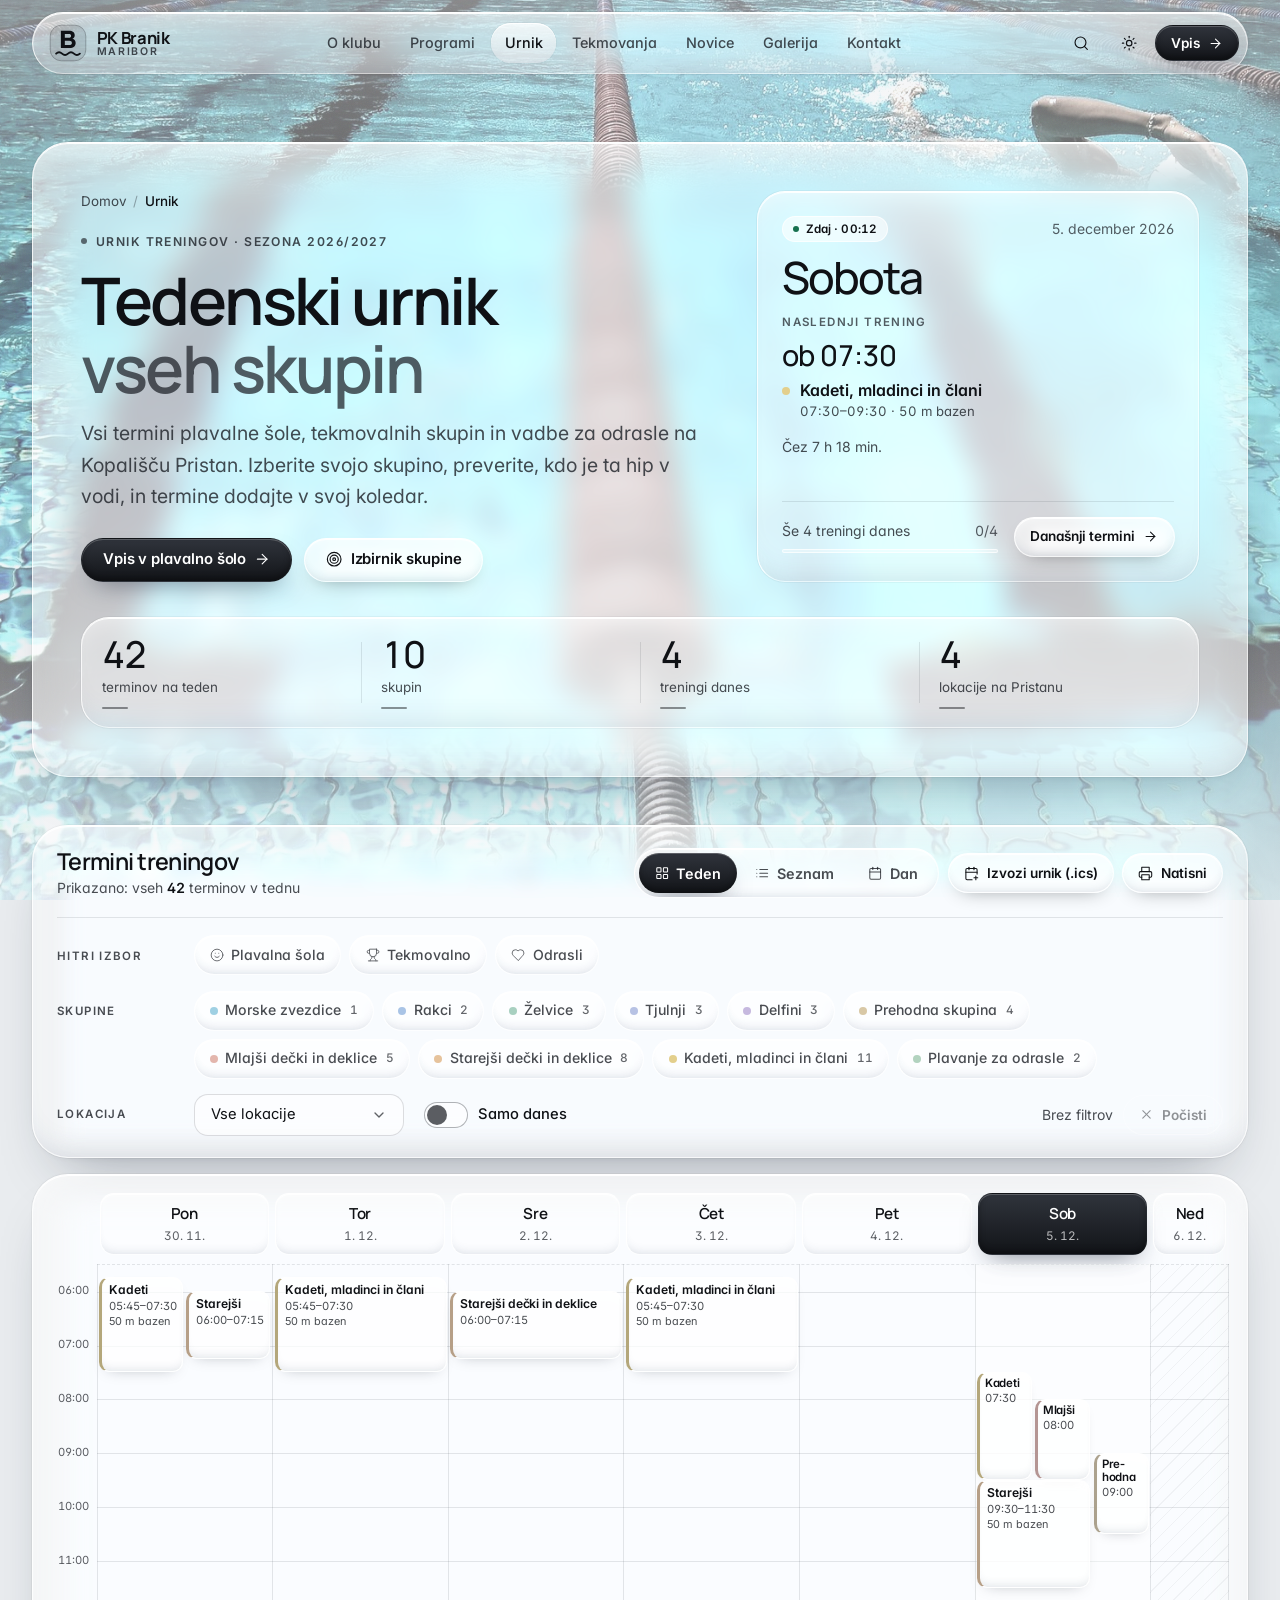
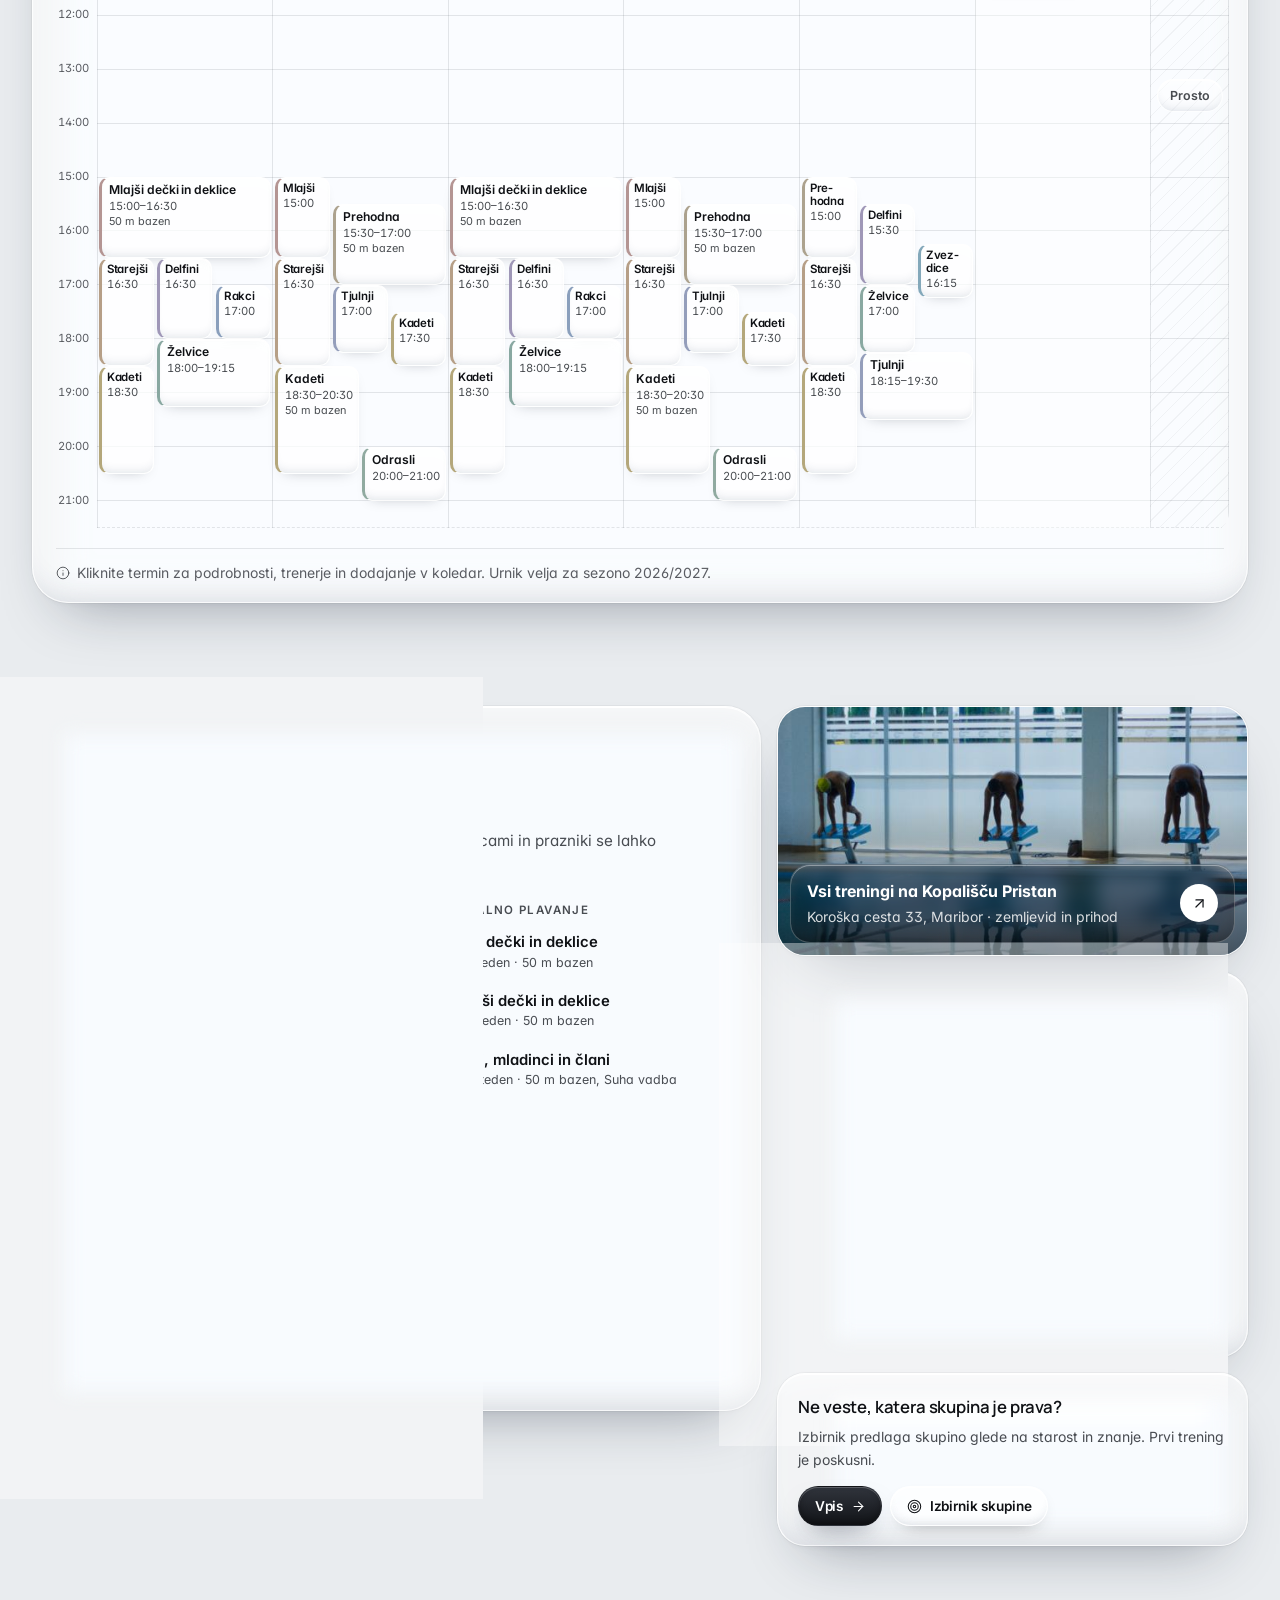
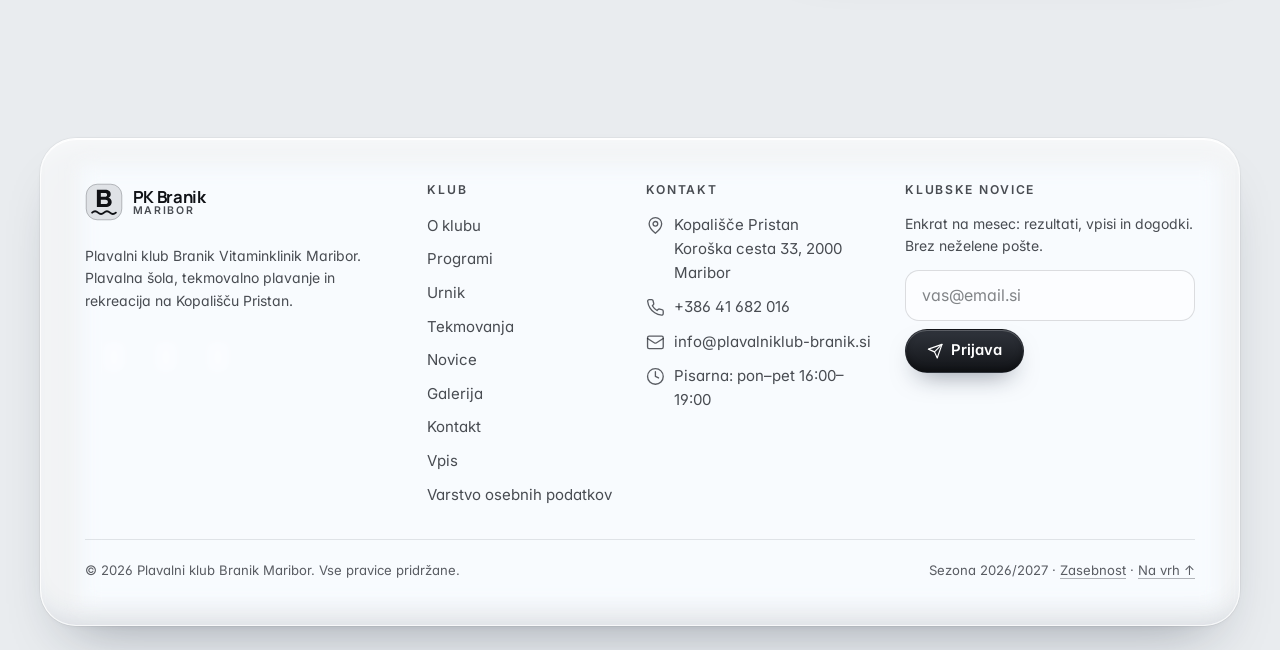
<file: plavalni-klub-branik/urnik.html>
<!doctype html>
<html lang="sl">
<head>
  <meta charset="utf-8">
  <meta name="viewport" content="width=device-width, initial-scale=1">
  <title>Urnik · PK Branik Maribor</title>
  <meta name="description" content="Tedenski urnik treningov PK Branik Maribor za sezono 2026/2027: plavalna šola, tekmovalne skupine in odrasli na Kopališču Pristan.">
  <meta name="theme-color" content="#0e1013">
  <meta property="og:title" content="Urnik · PK Branik Maribor">
  <meta property="og:description" content="Vsi termini plavalne šole, tekmovalnih skupin in odraslih na enem mestu – s filtri in izvozom v koledar.">
  <meta property="og:type" content="website">
  <meta property="og:locale" content="sl_SI">
  <link rel="icon" href="assets/img/favicon.svg" type="image/svg+xml">
  <link rel="preconnect" href="https://fonts.googleapis.com">
  <link rel="preconnect" href="https://fonts.gstatic.com" crossorigin>
  <link rel="stylesheet" href="https://fonts.googleapis.com/css2?family=Inter:wght@400;500;600;700&family=Manrope:wght@500;600;700&display=swap">
  <link rel="stylesheet" href="assets/css/style.css">
  <link rel="stylesheet" href="assets/css/pages/urnik.css">
  <script>(function(){try{var t=localStorage.getItem("pkb-theme");}catch(e){}document.documentElement.setAttribute("data-theme",t||(matchMedia("(prefers-color-scheme: light)").matches?"light":"dark"));})();</script>
  <script src="assets/js/data.js" defer></script>
  <script src="assets/js/site.js" defer></script>
  <script src="assets/js/pages/urnik.js" defer></script>
</head>
<body data-page="urnik">
  <a class="skip-link" href="#main">Preskoči na vsebino</a>
  <header data-site-header></header>
  <main id="main" class="sched" data-sched>

    <!-- ============ HERO: danes + zdaj ============ -->
    <section class="page-hero sched-hero-section" aria-labelledby="sched-title">
      <div class="container--wide">
        <div class="page-hero__panel glass glass--strong sched-hero" data-reveal>
          <div class="sched-hero__grid">
            <div class="sched-hero__text">
              <ol class="breadcrumb" aria-label="Drobtinice"><li><a href="index.html">Domov</a></li><li><span aria-current="page">Urnik</span></li></ol>
              <p class="eyebrow">Urnik treningov · sezona 2026/2027</p>
              <h1 id="sched-title">Tedenski urnik <span class="gradient-text">vseh skupin</span></h1>
              <p class="lead">Vsi termini plavalne šole, tekmovalnih skupin in vadbe za odrasle na Kopališču Pristan. Izberite svojo skupino, preverite, kdo je ta hip v vodi, in termine dodajte v svoj koledar.</p>
              <div class="page-hero__actions cluster">
                <a class="btn btn--primary" href="vpis.html">Vpis v plavalno šolo <i data-icon="arrow-right" class="icon--move"></i></a>
                <a class="btn" href="programi.html#izbirnik"><i data-icon="target"></i>Izbirnik skupine</a>
              </div>
            </div>

            <aside class="tile sched-now" aria-labelledby="sched-now-day" data-now>
              <div class="sched-now__top">
                <span class="badge badge--success badge-live sched-now__clock" data-now-clock>Zdaj</span>
                <span class="small soft" data-now-date>Danes</span>
              </div>
              <h2 class="sched-now__day" id="sched-now-day" data-now-day>Danes</h2>
              <div class="sched-now__status" data-now-status aria-live="polite">
                <noscript><p class="small muted">Za prikaz trenutnega stanja omogočite JavaScript.</p></noscript>
              </div>
              <p class="sched-now__rel small muted" data-now-rel></p>
              <div class="sched-now__foot">
                <div class="sched-now__progress">
                  <div class="sched-now__progress-text small"><span data-now-progress-label>Današnji treningi</span><span class="soft num" data-now-progress-count></span></div>
                  <div class="progress" aria-hidden="true"><span data-now-progress></span></div>
                </div>
                <button type="button" class="btn btn--sm sched-now__go" data-goto-today><span data-goto-label>Današnji termini</span> <i data-icon="arrow-right" class="icon--move"></i></button>
              </div>
            </aside>
          </div>

          <ul class="sched-stats" role="list" aria-label="Urnik v številkah">
            <li class="sched-stat"><span class="sched-stat__value" data-stat="sessions">42</span><span class="sched-stat__label" data-stat-label="sessions">terminov na teden</span><span class="sched-stat__bar" aria-hidden="true"></span></li>
            <li class="sched-stat"><span class="sched-stat__value" data-stat="programs">10</span><span class="sched-stat__label" data-stat-label="programs">skupin</span><span class="sched-stat__bar" aria-hidden="true"></span></li>
            <li class="sched-stat"><span class="sched-stat__value" data-stat="today">–</span><span class="sched-stat__label" data-stat-label="today">treningov danes</span><span class="sched-stat__bar" aria-hidden="true"></span></li>
            <li class="sched-stat"><span class="sched-stat__value" data-stat="pools">4</span><span class="sched-stat__label" data-stat-label="pools">lokacije na Pristanu</span><span class="sched-stat__bar" aria-hidden="true"></span></li>
          </ul>
        </div>
      </div>
    </section>

    <!-- ============ URNIK: orodna vrstica + pogledi ============ -->
    <section class="section--tight sched-main" id="termini" aria-labelledby="sched-main-title">
      <div class="container--wide">
        <div class="glass sched-toolbar">
          <div class="sched-toolbar__top">
            <div class="sched-toolbar__heading">
              <h2 id="sched-main-title" class="sched-toolbar__title">Termini treningov</h2>
              <p class="sched-toolbar__count small muted" data-results aria-live="polite" aria-atomic="true">42 terminov na teden</p>
            </div>
            <div class="sched-toolbar__actions">
              <div class="tabs-list sched-views" role="group" aria-label="Pogled urnika">
                <button type="button" class="tab" data-view="teden" aria-pressed="true"><i data-icon="grid"></i>Teden</button>
                <button type="button" class="tab" data-view="seznam" aria-pressed="false"><i data-icon="list"></i>Seznam</button>
                <button type="button" class="tab" data-view="dan" aria-pressed="false"><i data-icon="calendar"></i>Dan</button>
              </div>
              <div class="sched-toolbar__buttons">
                <button type="button" class="btn btn--sm sched-filter-toggle" data-filter-toggle aria-expanded="false" aria-controls="sched-filters"><i data-icon="filter"></i>Filtri<span class="sched-filter-toggle__n" data-filter-n hidden></span></button>
                <button type="button" class="btn btn--sm" data-export><i data-icon="calendar-plus"></i>Izvozi urnik (.ics)</button>
                <button type="button" class="btn btn--sm" data-print><i data-icon="printer"></i>Natisni</button>
              </div>
            </div>
          </div>

          <div class="sched-filters" id="sched-filters" data-filters>
            <div class="sched-filters__row">
              <span class="sched-filters__label" id="sched-cat-label">Hitri izbor</span>
              <div class="chip-group" role="group" aria-labelledby="sched-cat-label" data-cats></div>
            </div>
            <div class="sched-filters__row">
              <span class="sched-filters__label" id="sched-prog-label">Skupine</span>
              <div class="chip-group" role="group" aria-labelledby="sched-prog-label" data-programs></div>
            </div>
            <div class="sched-filters__row">
              <label class="sched-filters__label" for="sched-pool">Lokacija</label>
              <div class="sched-filters__controls">
                <select class="select sched-pool" id="sched-pool" data-pool>
                  <option value="">Vse lokacije</option>
                </select>
                <label class="switch sched-today"><input type="checkbox" data-today><span>Samo danes</span></label>
                <div class="sched-active">
                  <span class="small muted" data-active-text>Brez filtrov</span>
                  <button type="button" class="btn btn--sm btn--ghost" data-clear aria-disabled="true"><i data-icon="x"></i>Počisti</button>
                </div>
              </div>
            </div>
          </div>
        </div>

        <div class="glass glass--strong sched-board" data-board>
          <div class="sched-print-head" data-print-head>
            <p class="sched-print-head__title">PK Branik Maribor · Urnik treningov 2026/2027</p>
            <p class="sched-print-head__meta" data-print-meta></p>
          </div>
          <div class="sched-host" data-view-host>
            <noscript>
              <div class="empty-state">
                <p>Za prikaz interaktivnega urnika omogočite JavaScript. Termine vseh skupin najdete tudi na strani <a href="programi.html">Programi</a> ali nas pokličite na +386 41 682 016.</p>
              </div>
            </noscript>
          </div>
          <p class="sched-board__note small soft"><i data-icon="info" class="icon--sm"></i><span>Kliknite termin za podrobnosti, trenerje in dodajanje v koledar. Urnik velja za sezono 2026/2027.</span></p>
        </div>
      </div>
    </section>

    <!-- ============ LEGENDA + LOKACIJE ============ -->
    <section class="section--tight sched-more" id="legenda" aria-labelledby="sched-legend-title">
      <div class="container--wide sched-more__grid">
        <div class="glass sched-legend" data-reveal>
          <div class="sched-legend__head">
            <p class="eyebrow">Legenda</p>
            <h2 id="sched-legend-title">Skupine <span class="gradient-text">na urniku</span></h2>
            <p class="sched-legend__note muted"><i data-icon="info" class="icon--sm"></i><span>Urnik velja za sezono 2026/2027. Med šolskimi počitnicami in prazniki se lahko spremeni.</span></p>
          </div>
          <div class="sched-legend__groups" data-legend>
            <noscript><p class="small muted">Opise vseh skupin najdete na strani <a href="programi.html">Programi</a>.</p></noscript>
          </div>
        </div>

        <div class="sched-more__side">
          <a class="photo-card sched-pristan" href="kontakt.html#zemljevid" data-reveal>
            <img src="assets/img/photos/startni-bloki-hala-sm.jpg" alt="" width="560" height="702" loading="lazy" decoding="async">
            <span class="photo-card__glass sched-pristan__cap">
              <span class="sched-pristan__text">
                <strong>Vsi treningi na Kopališču Pristan</strong>
                <span class="small">Koroška cesta 33, Maribor · zemljevid in prihod</span>
              </span>
              <span class="sched-pristan__go" aria-hidden="true"><i data-icon="arrow-up-right"></i></span>
            </span>
          </a>

          <div class="glass sched-pools" data-reveal>
            <h3 class="sched-pools__title">Kje treniramo</h3>
            <p class="small soft sched-pools__hint">Izberite lokacijo, da v urniku prikažete samo njene termine.</p>
            <ul class="sched-pools__list" role="list" data-pools></ul>
          </div>

          <div class="glass sched-cta" data-reveal>
            <p class="sched-cta__title">Ne veste, katera skupina je prava?</p>
            <p class="small muted">Izbirnik predlaga skupino glede na starost in znanje. Prvi trening je poskusni.</p>
            <div class="cluster sched-cta__actions">
              <a class="btn btn--primary btn--sm" href="vpis.html">Vpis <i data-icon="arrow-right" class="icon--move"></i></a>
              <a class="btn btn--sm" href="programi.html#izbirnik"><i data-icon="target"></i>Izbirnik skupine</a>
            </div>
          </div>
        </div>
      </div>
    </section>
  </main>
  <footer data-site-footer></footer>
</body>
</html>
</file>
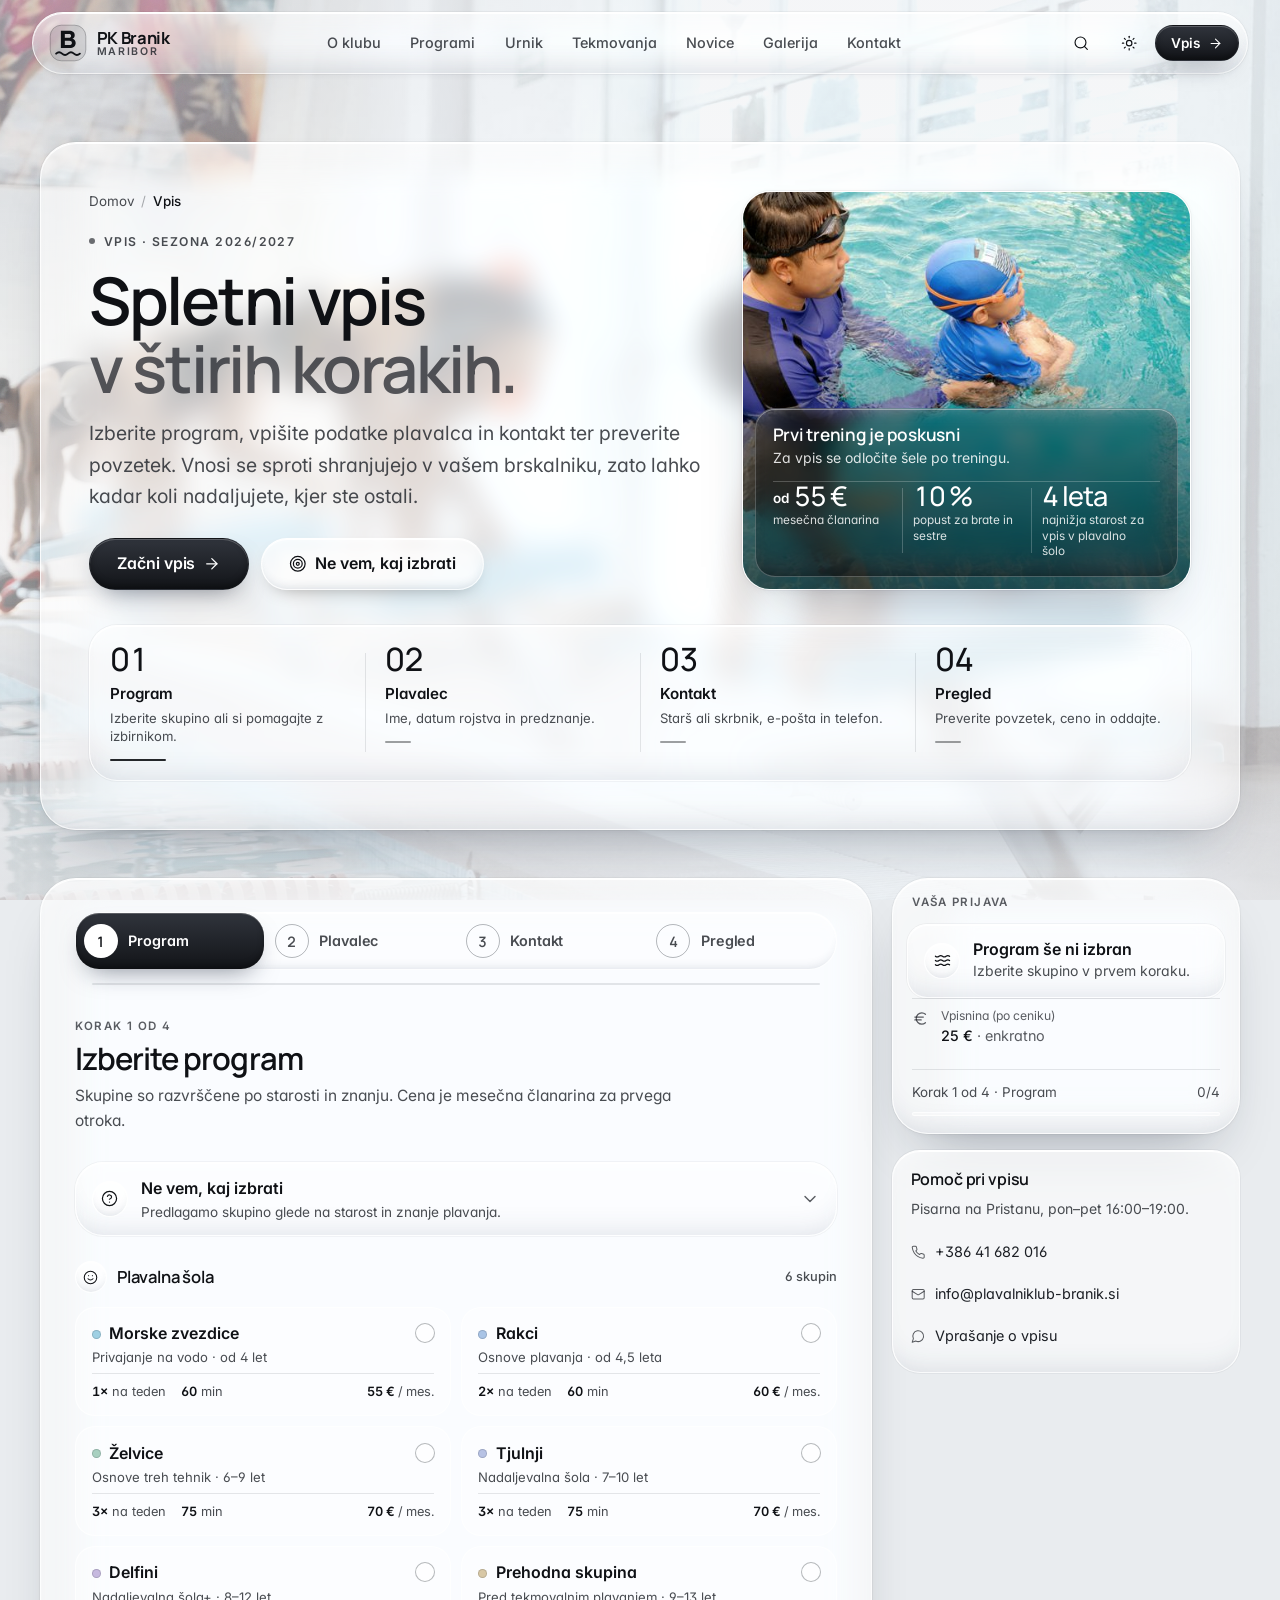
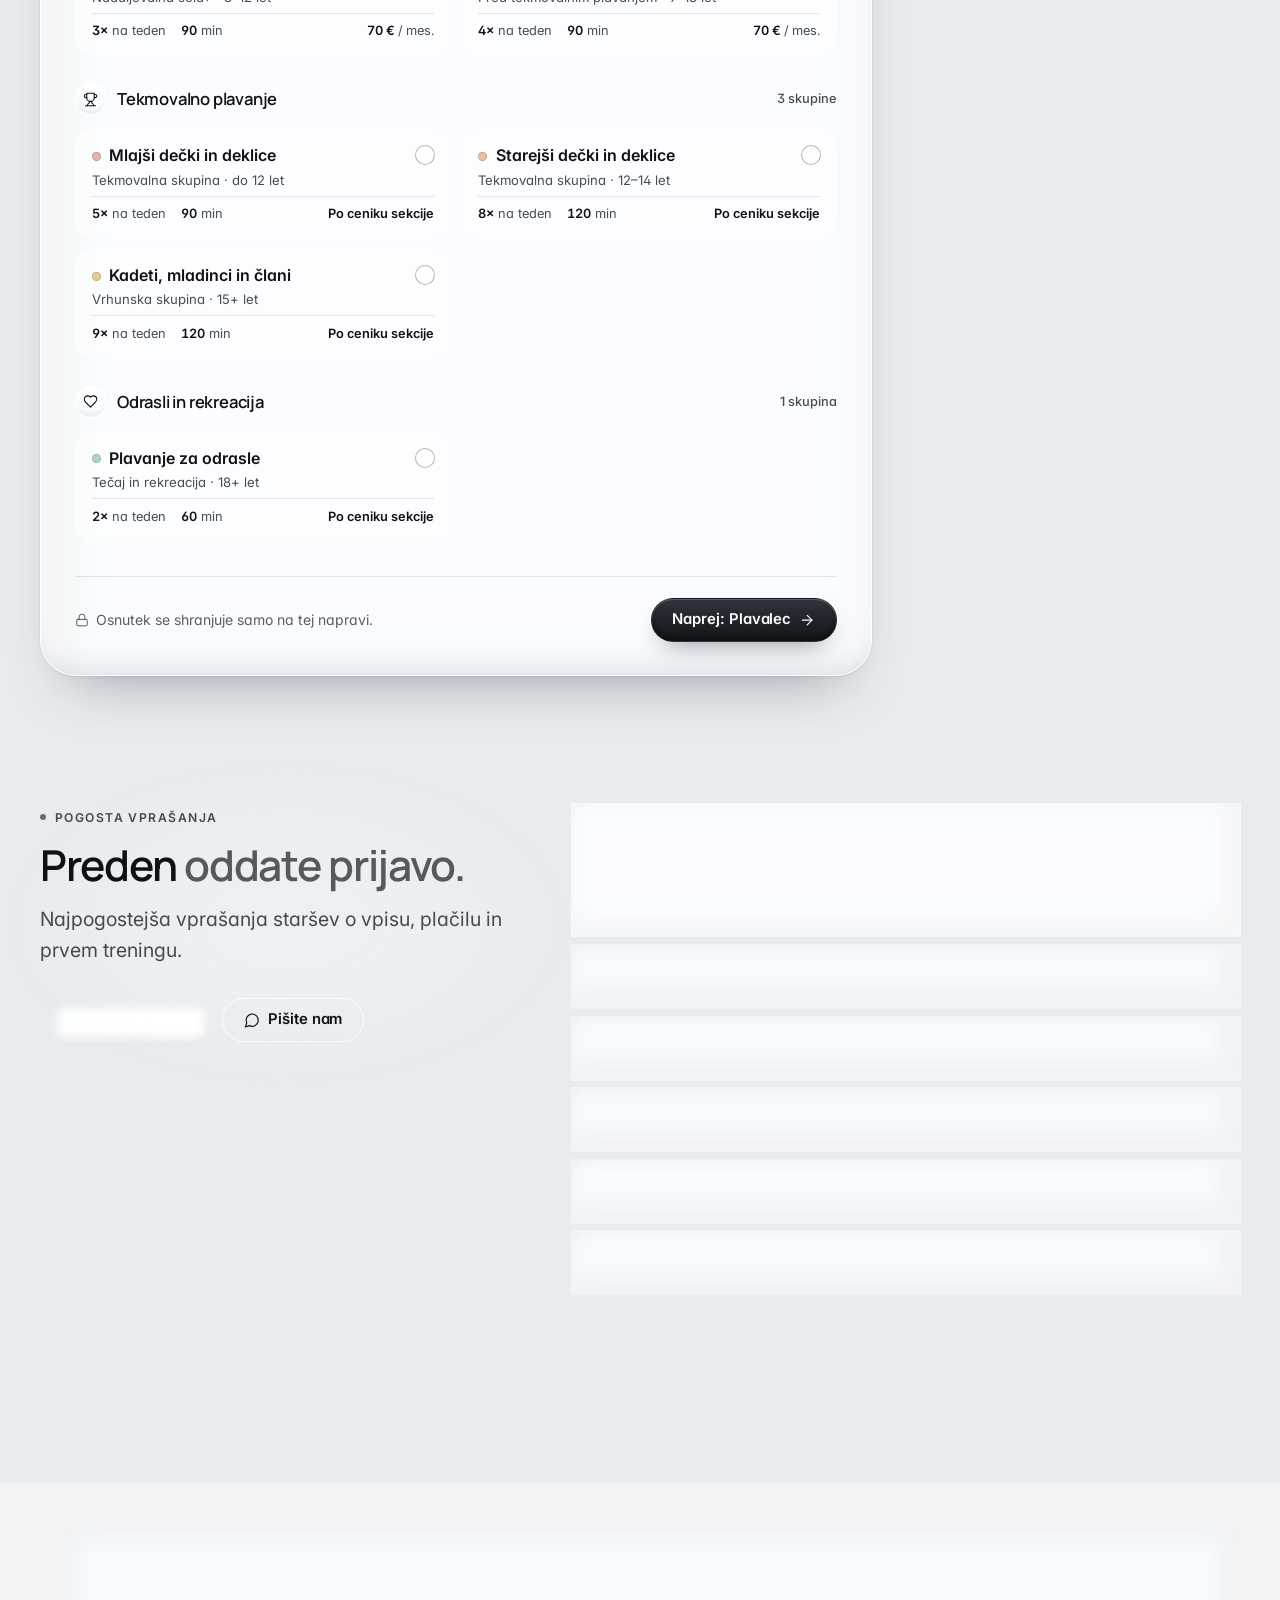
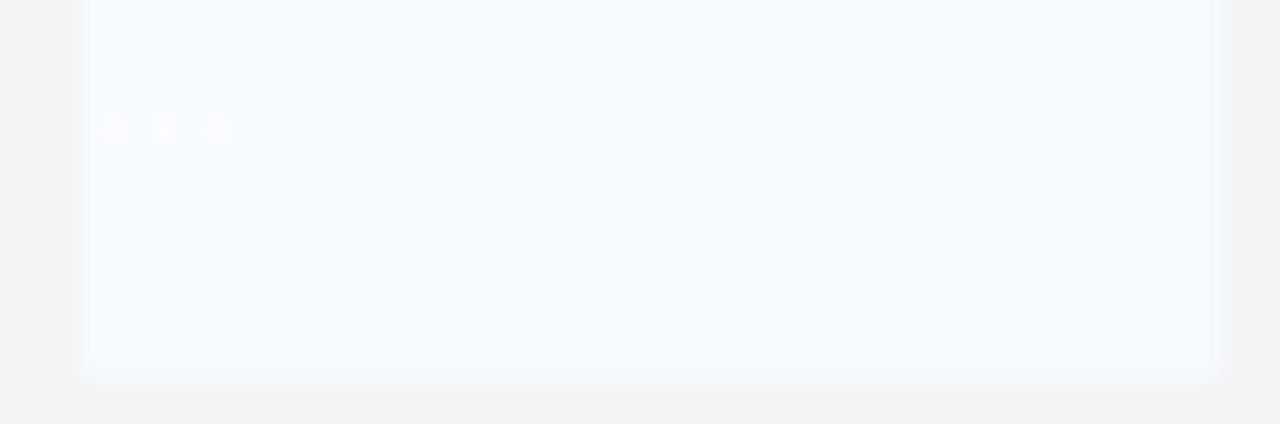
<file: plavalni-klub-branik/vpis.html>
<!doctype html>
<html lang="sl">
<head>
  <meta charset="utf-8">
  <meta name="viewport" content="width=device-width, initial-scale=1">
  <title>Vpis · PK Branik Maribor</title>
  <meta name="description" content="Spletni vpis v plavalno šolo, tekmovalne skupine ali plavanje za odrasle PK Branik Maribor – v štirih korakih, s samodejnim shranjevanjem osnutka.">
  <meta name="theme-color" content="#0e1013">
  <meta property="og:title" content="Vpis · PK Branik Maribor">
  <meta property="og:description" content="Izberite program, vpišite podatke plavalca in kontakt ter oddajte prijavo. Prvi trening je poskusni.">
  <meta property="og:type" content="website">
  <meta property="og:locale" content="sl_SI">
  <link rel="icon" href="assets/img/favicon.svg" type="image/svg+xml">
  <link rel="preconnect" href="https://fonts.googleapis.com">
  <link rel="preconnect" href="https://fonts.gstatic.com" crossorigin>
  <link rel="stylesheet" href="https://fonts.googleapis.com/css2?family=Inter:wght@400;500;600;700&family=Manrope:wght@500;600;700&display=swap">
  <link rel="stylesheet" href="assets/css/style.css">
  <link rel="stylesheet" href="assets/css/pages/vpis.css">
  <script>(function(){try{var t=localStorage.getItem("pkb-theme");}catch(e){}document.documentElement.setAttribute("data-theme",t||(matchMedia("(prefers-color-scheme: light)").matches?"light":"dark"));})();</script>
  <script src="assets/js/data.js" defer></script>
  <script src="assets/js/site.js" defer></script>
  <script src="assets/js/pages/vpis.js" defer></script>
</head>
<body data-page="vpis">
  <a class="skip-link" href="#main">Preskoči na vsebino</a>
  <header data-site-header></header>
  <main id="main" class="enr" data-enr>

    <!-- ============ HERO ============ -->
    <section class="page-hero enr-hero-section" aria-labelledby="enr-title">
      <div class="container">
        <div class="page-hero__panel glass glass--strong enr-hero" data-reveal>
          <div class="enr-hero__grid">
            <div class="enr-hero__text">
              <ol class="breadcrumb" aria-label="Drobtinice"><li><a href="index.html">Domov</a></li><li><span aria-current="page">Vpis</span></li></ol>
              <p class="eyebrow">Vpis · sezona <span data-season>2026/2027</span></p>
              <h1 id="enr-title">Spletni vpis <span class="gradient-text">v&nbsp;štirih korakih.</span></h1>
              <p class="lead">Izberite program, vpišite podatke plavalca in kontakt ter preverite povzetek. Vnosi se sproti shranjujejo v vašem brskalniku, zato lahko kadar koli nadaljujete, kjer ste ostali.</p>

              <div class="page-hero__actions cluster enr-hero__actions" data-hero-actions>
                <a class="btn btn--primary btn--lg" href="#vpis" data-start>Začni vpis <i data-icon="arrow-right" class="icon--move"></i></a>
                <a class="btn btn--lg" href="#pomoc-pri-izbiri" data-open-reco><i data-icon="target"></i>Ne vem, kaj izbrati</a>
              </div>

              <div class="tile tile--raised enr-draft" data-draft role="region" aria-labelledby="enr-draft-title" hidden>
                <span class="icon-bubble icon-bubble--sm" aria-hidden="true"><i data-icon="refresh"></i></span>
                <div class="enr-draft__text">
                  <p class="enr-draft__title" id="enr-draft-title">Želite nadaljevati, kjer ste ostali?</p>
                  <p class="small muted enr-draft__meta" data-draft-meta>Na tej napravi je shranjen osnutek prijave.</p>
                </div>
                <div class="enr-draft__actions">
                  <button type="button" class="btn btn--primary btn--sm" data-draft-continue>Nadaljuj <i data-icon="arrow-right" class="icon--move"></i></button>
                  <button type="button" class="btn btn--sm btn--ghost" data-draft-discard><i data-icon="x"></i>Začni znova</button>
                </div>
              </div>
            </div>

            <div class="photo-card enr-hero__photo">
              <img src="assets/img/photos/sola-ucenje-sm.jpg" srcset="assets/img/photos/sola-ucenje-sm.jpg 720w, assets/img/photos/sola-ucenje.jpg 1920w" sizes="(min-width: 980px) 440px, 100vw" alt="" width="720" height="480" decoding="async" fetchpriority="high">
              <div class="photo-card__glass enr-hero__cap">
                <p class="enr-hero__cap-title"><strong>Prvi trening je poskusni</strong><span class="small">Za vpis se odločite šele po treningu.</span></p>
                <ul class="enr-hero__facts" role="list" aria-label="Na kratko">
                  <li><span class="enr-hero__fact-v"><span class="enr-hero__fact-pre">od </span><span data-fact="price">55 €</span></span> <span class="enr-hero__fact-l">mesečna članarina</span></li>
                  <li><span class="enr-hero__fact-v" data-fact="sibling">10 %</span> <span class="enr-hero__fact-l">popust za brate in sestre</span></li>
                  <li><span class="enr-hero__fact-v" data-fact="age">4 leta</span> <span class="enr-hero__fact-l">najnižja starost za vpis v plavalno šolo</span></li>
                </ul>
              </div>
            </div>
          </div>

          <ol class="enr-overview" role="list" aria-label="Koraki vpisa">
            <li class="enr-overview__item"><span class="enr-overview__n">01</span><span class="enr-overview__label">Program</span><span class="enr-overview__desc">Izberite skupino ali si pomagajte z izbirnikom.</span><span class="enr-overview__bar" aria-hidden="true"></span></li>
            <li class="enr-overview__item"><span class="enr-overview__n">02</span><span class="enr-overview__label">Plavalec</span><span class="enr-overview__desc">Ime, datum rojstva in predznanje.</span><span class="enr-overview__bar" aria-hidden="true"></span></li>
            <li class="enr-overview__item"><span class="enr-overview__n">03</span><span class="enr-overview__label">Kontakt</span><span class="enr-overview__desc">Starš ali skrbnik, e-pošta in telefon.</span><span class="enr-overview__bar" aria-hidden="true"></span></li>
            <li class="enr-overview__item"><span class="enr-overview__n">04</span><span class="enr-overview__label">Pregled</span><span class="enr-overview__desc">Preverite povzetek, ceno in oddajte.</span><span class="enr-overview__bar" aria-hidden="true"></span></li>
          </ol>
        </div>
      </div>
    </section>

    <!-- ============ PRIJAVNICA ============ -->
    <section class="section--tight enr-main" id="vpis" aria-label="Spletna prijavnica">
      <div class="container">
        <noscript>
          <div class="glass glass--strong enr-noscript">
            <h2>Za spletni vpis omogočite JavaScript</h2>
            <p class="muted">Prijavo lahko pošljete tudi po e-pošti na <a href="mailto:info@plavalniklub-branik.si">info@plavalniklub-branik.si</a> ali pokličete na <a href="tel:+38641682016">+386 41 682 016</a>. Vse skupine in cene so na strani <a href="programi.html">Programi</a>.</p>
          </div>
        </noscript>

        <div class="enr-layout">
          <div class="glass glass--strong enr-panel" data-panel>

            <!-- step indicator -->
            <nav class="enr-stepper-wrap" aria-label="Koraki prijave" data-stepper-wrap>
              <ol class="enr-stepper" role="list" data-stepper>
                <li><button type="button" class="enr-stepper__btn" data-goto="1"><span class="enr-stepper__n" aria-hidden="true"><span class="enr-stepper__num">1</span><i data-icon="check" class="enr-stepper__check"></i></span><span class="enr-stepper__text"><span class="enr-stepper__label">Program</span><span class="enr-stepper__sub" data-step-sub="1"></span><span class="visually-hidden"> (korak 1 od 4)</span><span class="visually-hidden" data-step-state="1"></span></span></button></li>
                <li><button type="button" class="enr-stepper__btn" data-goto="2"><span class="enr-stepper__n" aria-hidden="true"><span class="enr-stepper__num">2</span><i data-icon="check" class="enr-stepper__check"></i></span><span class="enr-stepper__text"><span class="enr-stepper__label">Plavalec</span><span class="enr-stepper__sub" data-step-sub="2"></span><span class="visually-hidden"> (korak 2 od 4)</span><span class="visually-hidden" data-step-state="2"></span></span></button></li>
                <li><button type="button" class="enr-stepper__btn" data-goto="3"><span class="enr-stepper__n" aria-hidden="true"><span class="enr-stepper__num">3</span><i data-icon="check" class="enr-stepper__check"></i></span><span class="enr-stepper__text"><span class="enr-stepper__label">Kontakt</span><span class="enr-stepper__sub" data-step-sub="3"></span><span class="visually-hidden"> (korak 3 od 4)</span><span class="visually-hidden" data-step-state="3"></span></span></button></li>
                <li><button type="button" class="enr-stepper__btn" data-goto="4"><span class="enr-stepper__n" aria-hidden="true"><span class="enr-stepper__num">4</span><i data-icon="check" class="enr-stepper__check"></i></span><span class="enr-stepper__text"><span class="enr-stepper__label">Pregled</span><span class="enr-stepper__sub" data-step-sub="4"></span><span class="visually-hidden"> (korak 4 od 4)</span><span class="visually-hidden" data-step-state="4"></span></span></button></li>
              </ol>
              <div class="enr-stepper__progress" aria-hidden="true"><span data-stepper-progress></span></div>
            </nav>

            <form class="enr-form" id="enr-form" novalidate data-form>

              <!-- ===== KORAK 1: PROGRAM ===== -->
              <section class="enr-step" id="korak-1" data-step="1" aria-labelledby="enr-s1-title">
                <header class="enr-step__head">
                  <p class="enr-step__kicker">Korak 1 od 4</p>
                  <h2 class="enr-step__title" id="enr-s1-title" tabindex="-1">Izberite program</h2>
                  <p class="enr-step__desc muted">Skupine so razvrščene po starosti in znanju. Cena je mesečna članarina za prvega otroka.</p>
                </header>

                <div class="enr-reco" id="pomoc-pri-izbiri" data-reco>
                  <button type="button" class="enr-reco__toggle" aria-expanded="false" aria-controls="enr-reco-panel" data-reco-toggle>
                    <span class="icon-bubble icon-bubble--sm" aria-hidden="true"><i data-icon="help-circle"></i></span>
                    <span class="enr-reco__toggle-text">
                      <span class="enr-reco__toggle-title">Ne vem, kaj izbrati</span>
                      <span class="enr-reco__toggle-sub">Predlagamo skupino glede na starost in znanje plavanja.</span>
                    </span>
                    <i data-icon="chevron-down" class="enr-reco__chev"></i>
                  </button>
                  <div class="enr-reco__panel" id="enr-reco-panel" data-reco-panel hidden>
                    <div class="enr-reco__grid">
                      <div class="enr-reco__q">
                        <div class="enr-reco__q-head">
                          <label class="label" for="enr-reco-age">Starost plavalca</label>
                          <output class="enr-reco__age-out" for="enr-reco-age" data-reco-age-out>6 let</output>
                        </div>
                        <input class="enr-range" type="range" id="enr-reco-age" form="enr-reco-form" min="3" max="18" step="0.5" value="6" data-reco-age aria-describedby="enr-reco-age-hint">
                        <div class="enr-range__scale small soft" id="enr-reco-age-hint" aria-hidden="true"><span>3</span><span>6</span><span>9</span><span>12</span><span>15</span><span>18+</span></div>
                      </div>
                      <fieldset class="enr-reco__q">
                        <legend class="label">Znanje plavanja</legend>
                        <div class="enr-pills" data-reco-skills></div>
                      </fieldset>
                    </div>
                    <div class="enr-reco__result" data-reco-result aria-live="polite"></div>
                  </div>
                </div>

                <div class="field enr-programs" data-programs-field>
                  <p class="field-error" id="enr-program-error"></p>
                  <div class="enr-programs__groups" data-programs></div>
                </div>
              </section>

              <!-- ===== KORAK 2: PLAVALEC ===== -->
              <section class="enr-step" id="korak-2" data-step="2" aria-labelledby="enr-s2-title" hidden>
                <header class="enr-step__head">
                  <p class="enr-step__kicker">Korak 2 od 4</p>
                  <h2 class="enr-step__title" id="enr-s2-title" tabindex="-1">Podatki o plavalcu</h2>
                  <p class="enr-step__desc muted">Iz datuma rojstva izračunamo starost in preverimo, ali izbrana skupina ustreza.</p>
                </header>

                <div class="enr-fields">
                  <div class="field-row">
                    <div class="field">
                      <label class="label" for="enr-ime">Ime <span class="req" aria-hidden="true">*</span></label>
                      <input class="input" id="enr-ime" name="ime" type="text" required minlength="2" maxlength="60" autocomplete="off" autocapitalize="words" placeholder="npr. Ana">
                    </div>
                    <div class="field">
                      <label class="label" for="enr-priimek">Priimek <span class="req" aria-hidden="true">*</span></label>
                      <input class="input" id="enr-priimek" name="priimek" type="text" required minlength="2" maxlength="60" autocomplete="off" autocapitalize="words" placeholder="npr. Novak">
                    </div>
                  </div>

                  <div class="enr-birth">
                    <div class="field">
                      <label class="label" for="enr-rojstvo">Datum rojstva <span class="req" aria-hidden="true">*</span></label>
                      <input class="input" id="enr-rojstvo" name="rojstvo" type="date" required data-birth aria-describedby="enr-rojstvo-hint">
                      <p class="hint" id="enr-rojstvo-hint">Starost izračunamo samodejno.</p>
                    </div>
                    <div class="tile enr-age" data-age-tile>
                      <span class="enr-age__label">Starost</span>
                      <span class="enr-age__value" data-age-value>–</span>
                      <span class="enr-age__sub small muted" data-age-sub>Vnesite datum rojstva.</span>
                    </div>
                  </div>

                  <div class="enr-agecheck" data-age-check role="status" aria-live="polite"></div>

                  <fieldset class="field enr-group-inline">
                    <legend class="label">Spol <span class="opt">(neobvezno)</span></legend>
                    <div class="enr-pills">
                      <label class="enr-pill"><input type="radio" name="spol" value="ženski"><span>Ženski</span></label>
                      <label class="enr-pill"><input type="radio" name="spol" value="moški"><span>Moški</span></label>
                      <label class="enr-pill"><input type="radio" name="spol" value="ne želim navesti"><span>Ne želim navesti</span></label>
                    </div>
                  </fieldset>

                  <div class="field">
                    <label class="label" for="enr-predznanje">Predznanje plavanja <span class="opt">(neobvezno)</span></label>
                    <select class="select" id="enr-predznanje" name="predznanje" data-skill-select>
                      <option value="">Izberite …</option>
                      <option value="ne-plava">Ne zna plavati</option>
                      <option value="pripomocki">Plava s pripomočki</option>
                      <option value="10m">Samostojno preplava 10 m</option>
                      <option value="25m">Preplava 25 m brez postanka</option>
                      <option value="tehnike">Obvlada vse štiri tehnike</option>
                      <option value="tekmovalno">Ima tekmovalne izkušnje</option>
                    </select>
                  </div>

                  <div class="field">
                    <label class="label" for="enr-zdravje">Zdravstvene posebnosti <span class="opt">(neobvezno)</span></label>
                    <textarea class="textarea enr-textarea" id="enr-zdravje" name="zdravje" rows="3" maxlength="600" placeholder="npr. alergije, astma, epilepsija, posebne potrebe …" aria-describedby="enr-zdravje-hint enr-zdravje-count"></textarea>
                    <div class="enr-hintrow">
                      <p class="hint enr-hint-icon" id="enr-zdravje-hint"><i data-icon="lock" class="icon--sm"></i><span>Podatek vidi le trener. Tega polja ne shranjujemo v osnutek.</span></p>
                      <p class="hint num" id="enr-zdravje-count" data-count>0 / 600</p>
                    </div>
                  </div>
                </div>
              </section>

              <!-- ===== KORAK 3: KONTAKT ===== -->
              <section class="enr-step" id="korak-3" data-step="3" aria-labelledby="enr-s3-title" hidden>
                <header class="enr-step__head">
                  <p class="enr-step__kicker">Korak 3 od 4</p>
                  <h2 class="enr-step__title" id="enr-s3-title" tabindex="-1">Kontaktni podatki</h2>
                  <p class="enr-step__desc muted" data-contact-desc>Prek teh kontaktov vas bomo obvestili o potrditvi vpisa in terminu prvega treninga.</p>
                </header>

                <fieldset class="enr-fieldset">
                  <legend class="enr-fieldset__title" data-contact-legend>Kontaktni podatki</legend>
                  <div class="enr-fields">
                    <div class="field" data-guardian hidden>
                      <label class="label" for="enr-skrbnik">Ime in priimek starša ali skrbnika <span class="req" aria-hidden="true">*</span></label>
                      <input class="input" id="enr-skrbnik" name="skrbnik" type="text" required minlength="3" maxlength="100" autocomplete="name" placeholder="npr. Maja Novak" disabled>
                    </div>
                    <div class="field-row">
                      <div class="field">
                        <label class="label" for="enr-email">E-pošta <span class="req" aria-hidden="true">*</span></label>
                        <input class="input" id="enr-email" name="email" type="email" required maxlength="120" autocomplete="email" inputmode="email" placeholder="ime@domena.si">
                      </div>
                      <div class="field">
                        <label class="label" for="enr-telefon">Telefon <span class="req" aria-hidden="true">*</span></label>
                        <input class="input" id="enr-telefon" name="telefon" type="tel" required maxlength="22" autocomplete="tel" inputmode="tel" placeholder="041 123 456"
                          pattern="(?:\+386|00386|0)[ \-\/.]?[1-9](?:[ \-\/.]?[0-9]){7}"
                          data-pattern-msg="Vnesite slovensko telefonsko številko, npr. 041 123 456 ali +386 41 123 456." aria-describedby="enr-telefon-hint">
                        <p class="hint" id="enr-telefon-hint">Mobilna ali stacionarna, npr. 041 123 456 ali +386 2 123 45 67.</p>
                      </div>
                    </div>
                    <div class="field">
                      <label class="label" for="enr-naslov">Naslov <span class="opt">(neobvezno)</span></label>
                      <input class="input" id="enr-naslov" name="naslov" type="text" maxlength="120" autocomplete="street-address" placeholder="Ulica in hišna številka">
                    </div>
                    <div class="field-row enr-postrow">
                      <div class="field">
                        <label class="label" for="enr-posta">Poštna številka <span class="opt">(neobvezno)</span></label>
                        <input class="input" id="enr-posta" name="posta" type="text" inputmode="numeric" maxlength="4" autocomplete="postal-code" placeholder="2000" pattern="[1-9][0-9]{3}" data-pattern-msg="Poštna številka ima štiri števke, npr. 2000.">
                      </div>
                      <div class="field">
                        <label class="label" for="enr-kraj">Kraj <span class="opt">(neobvezno)</span></label>
                        <input class="input" id="enr-kraj" name="kraj" type="text" maxlength="60" autocomplete="address-level2" placeholder="Maribor">
                      </div>
                    </div>
                  </div>
                </fieldset>

                <div class="tile enr-sibling">
                  <div class="field">
                    <label class="check" for="enr-sorojenec">
                      <input type="checkbox" id="enr-sorojenec" name="sorojenec" value="da" data-sibling>
                      <span><strong class="enr-sibling__title">V klub je že vpisan brat ali sestra</strong><span class="small muted enr-sibling__hint" data-sibling-hint>Za drugega otroka velja popust pri mesečni članarini.</span></span>
                    </label>
                  </div>
                </div>
              </section>

              <!-- ===== KORAK 4: PREGLED ===== -->
              <section class="enr-step" id="korak-4" data-step="4" aria-labelledby="enr-s4-title" hidden>
                <header class="enr-step__head">
                  <p class="enr-step__kicker">Korak 4 od 4</p>
                  <h2 class="enr-step__title" id="enr-s4-title" tabindex="-1">Preverite in oddajte</h2>
                  <p class="enr-step__desc muted">Preverite podatke. S klikom na »Uredi« se vrnete na posamezen korak – vnosi ostanejo.</p>
                </header>

                <div class="enr-review" data-review></div>
                <div class="enr-price" data-price></div>

                <fieldset class="enr-consents">
                  <legend class="enr-fieldset__title">Soglasja</legend>
                  <div class="field">
                    <label class="check" for="enr-pogoji">
                      <input type="checkbox" id="enr-pogoji" name="pogoji" value="da" required>
                      <span>Strinjam se s <button type="button" class="btn btn--link enr-inline-link" data-terms>pogoji vpisa</button>. <span class="req" aria-hidden="true">*</span></span>
                    </label>
                  </div>
                  <div class="field">
                    <label class="check" for="enr-zasebnost">
                      <input type="checkbox" id="enr-zasebnost" name="zasebnost" value="da" required>
                      <span>Seznanjen/a sem z <a href="zasebnost.html" target="_blank" rel="noopener">obdelavo osebnih podatkov<span class="visually-hidden"> (odpre se v novem zavihku)</span></a>. <span class="req" aria-hidden="true">*</span></span>
                    </label>
                  </div>
                  <div class="field">
                    <label class="check" for="enr-fotografije">
                      <input type="checkbox" id="enr-fotografije" name="fotografije" value="da">
                      <span>Dovoljujem objavo fotografij s treningov in tekem na spletni strani in družbenih omrežjih kluba. <span class="opt soft small">(neobvezno)</span></span>
                    </label>
                  </div>
                </fieldset>

                <div class="honeypot" aria-hidden="true">
                  <label for="enr-website">Spletna stran (pustite prazno)</label>
                  <input type="text" id="enr-website" name="website" tabindex="-1" autocomplete="off">
                </div>
              </section>

              <!-- ===== navigation ===== -->
              <div class="enr-nav" data-nav>
                <button type="button" class="btn enr-nav__back" data-back hidden><i data-icon="arrow-left"></i>Nazaj</button>
                <p class="enr-nav__save small soft" data-save-status><i data-icon="lock" class="icon--sm"></i><span>Osnutek se shranjuje samo na tej napravi.</span></p>
                <button type="submit" class="btn btn--primary enr-nav__next" data-next><span data-next-label>Naprej: Plavalec</span><span class="enr-nav__icon" data-next-icon aria-hidden="true"><i data-icon="arrow-right" class="icon--move"></i></span></button>
              </div>
            </form>
            <form id="enr-reco-form" hidden aria-hidden="true"></form>

            <!-- ===== success ===== -->
            <div class="enr-done" data-done hidden></div>
          </div>

          <!-- ===== live summary (desktop) ===== -->
          <aside class="enr-aside" aria-labelledby="enr-sum-title">
            <div class="enr-aside__sticky">
              <div class="glass glass--strong enr-sum">
                <h2 class="enr-sum__heading" id="enr-sum-title">Vaša prijava</h2>
                <div data-summary></div>
              </div>
              <div class="tile tile--raised enr-help">
                <p class="enr-help__title">Pomoč pri vpisu</p>
                <p class="small muted">Pisarna na Pristanu, pon–pet <span data-office>16:00–19:00</span>.</p>
                <ul class="enr-help__list" role="list">
                  <li><a href="tel:+38641682016" data-club-phone><i data-icon="phone" class="icon--sm"></i><span>+386 41 682 016</span></a></li>
                  <li><a href="mailto:info@plavalniklub-branik.si" data-club-mail><i data-icon="mail" class="icon--sm"></i><span>info@plavalniklub-branik.si</span></a></li>
                  <li><a href="kontakt.html?zadeva=vpis#obrazec"><i data-icon="message-circle" class="icon--sm"></i><span>Vprašanje o vpisu</span></a></li>
                </ul>
              </div>
            </div>
          </aside>
        </div>
      </div>

    </section>

    <!-- ============ POGOSTA VPRAŠANJA ============ -->
    <section class="section enr-faq-section" id="vprasanja" aria-labelledby="enr-faq-title">
      <div class="container enr-faq">
        <div class="enr-faq__head" data-reveal>
          <p class="eyebrow">Pogosta vprašanja</p>
          <h2 id="enr-faq-title">Preden <span class="gradient-text">oddate prijavo.</span></h2>
          <p class="lead">Najpogostejša vprašanja staršev o vpisu, plačilu in prvem treningu.</p>
          <div class="cluster mt-6">
            <a class="btn" href="programi.html#faq">Vsa vprašanja <i data-icon="arrow-right" class="icon--move"></i></a>
            <a class="btn btn--ghost" href="kontakt.html?zadeva=vpis#obrazec"><i data-icon="message-circle"></i>Pišite nam</a>
          </div>
        </div>
        <div class="accordion enr-faq__list" data-faq data-reveal>
          <noscript><p class="muted">Odgovore na pogosta vprašanja najdete na strani <a href="programi.html#faq">Programi</a>.</p></noscript>
        </div>
      </div>
    </section>
  </main>

  <!-- ===== live summary (mobile bottom bar) ===== -->
  <aside class="enr-bar" data-bar aria-label="Hitri povzetek prijave">
    <div class="enr-sheet glass glass--strong" id="enr-sheet" data-sheet hidden>
      <div data-summary></div>
    </div>
    <button type="button" class="enr-bar__btn" aria-expanded="false" aria-controls="enr-sheet" data-bar-toggle>
      <span class="enr-dot" data-bar-dot aria-hidden="true"></span>
      <span class="enr-bar__text">
        <span class="enr-bar__title" data-bar-title>Program še ni izbran</span>
        <span class="enr-bar__meta" data-bar-meta>Korak 1 od 4</span>
      </span>
      <span class="enr-bar__step num" data-bar-step aria-hidden="true">1/4</span>
      <i data-icon="chevron-up" class="enr-bar__chev"></i>
      <span class="visually-hidden">Prikaži povzetek prijave</span>
    </button>
  </aside>
  <footer data-site-footer></footer>
</body>
</html>
</file>
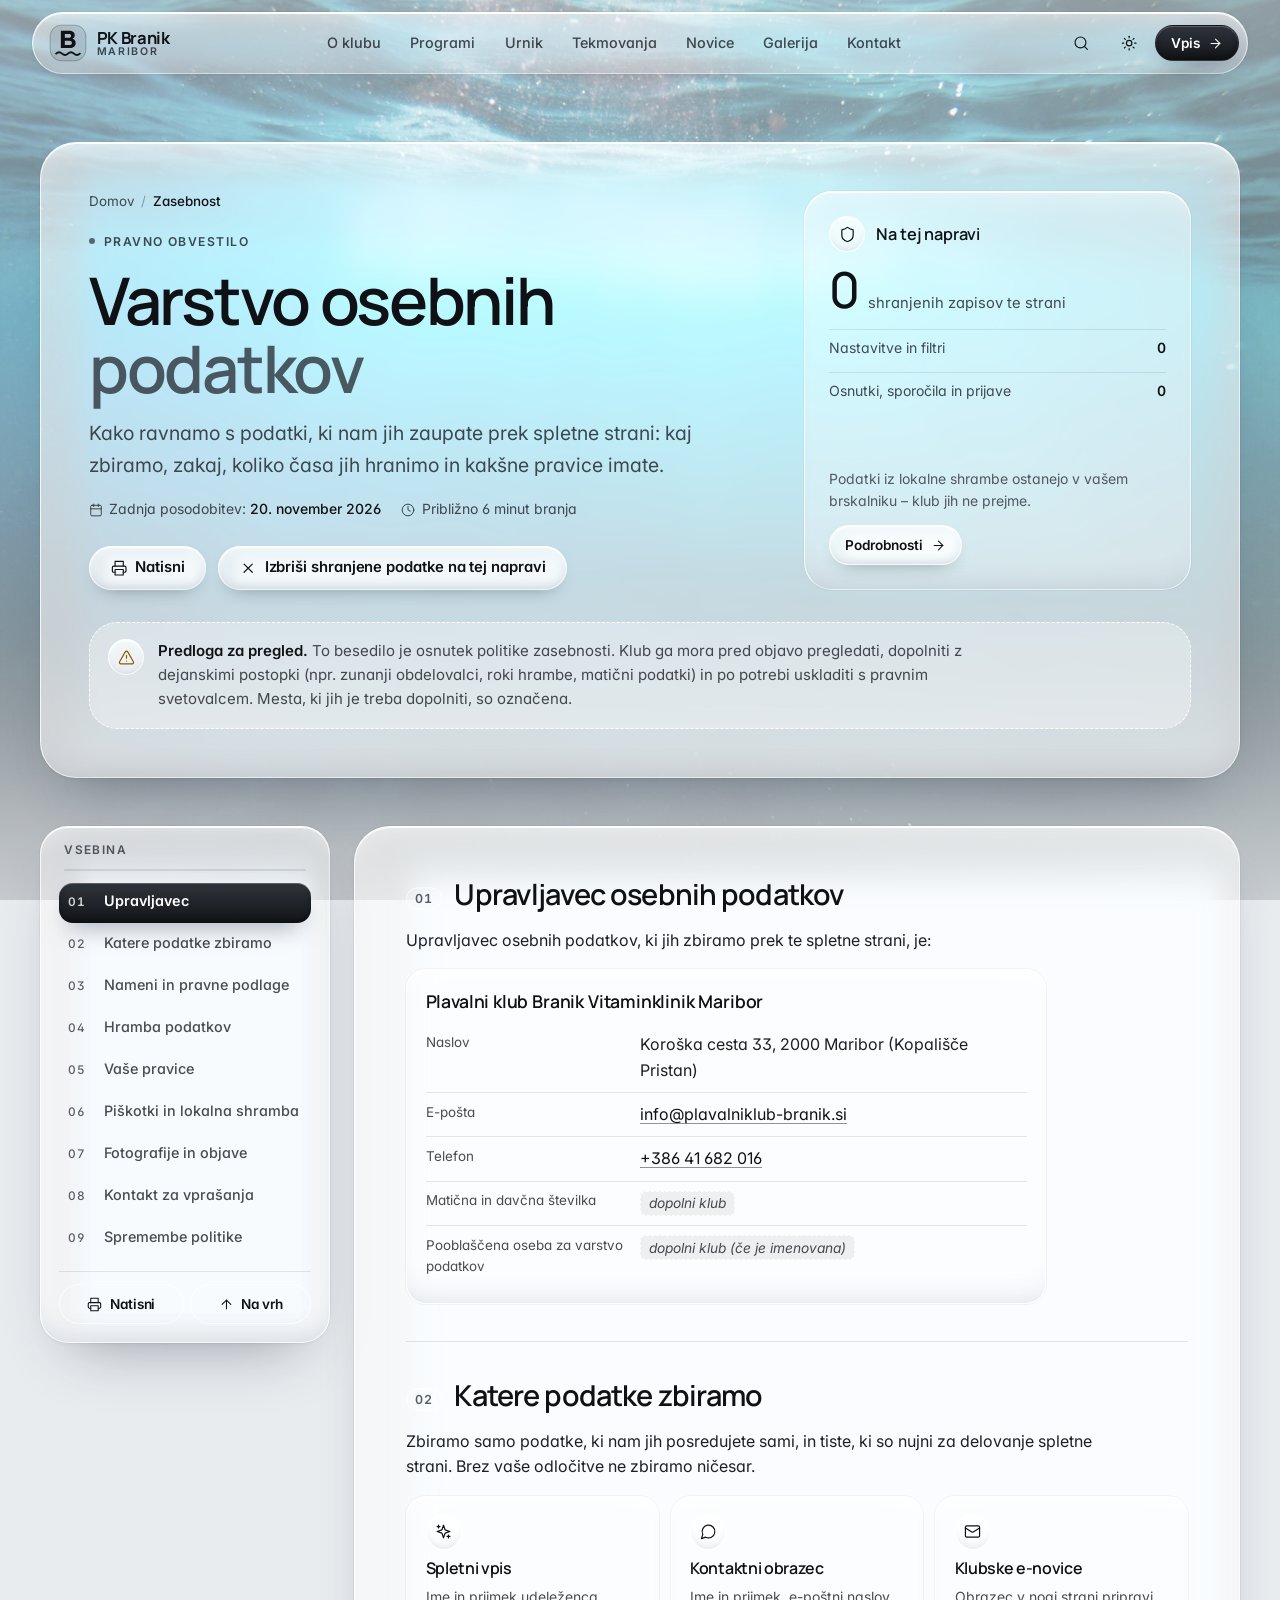
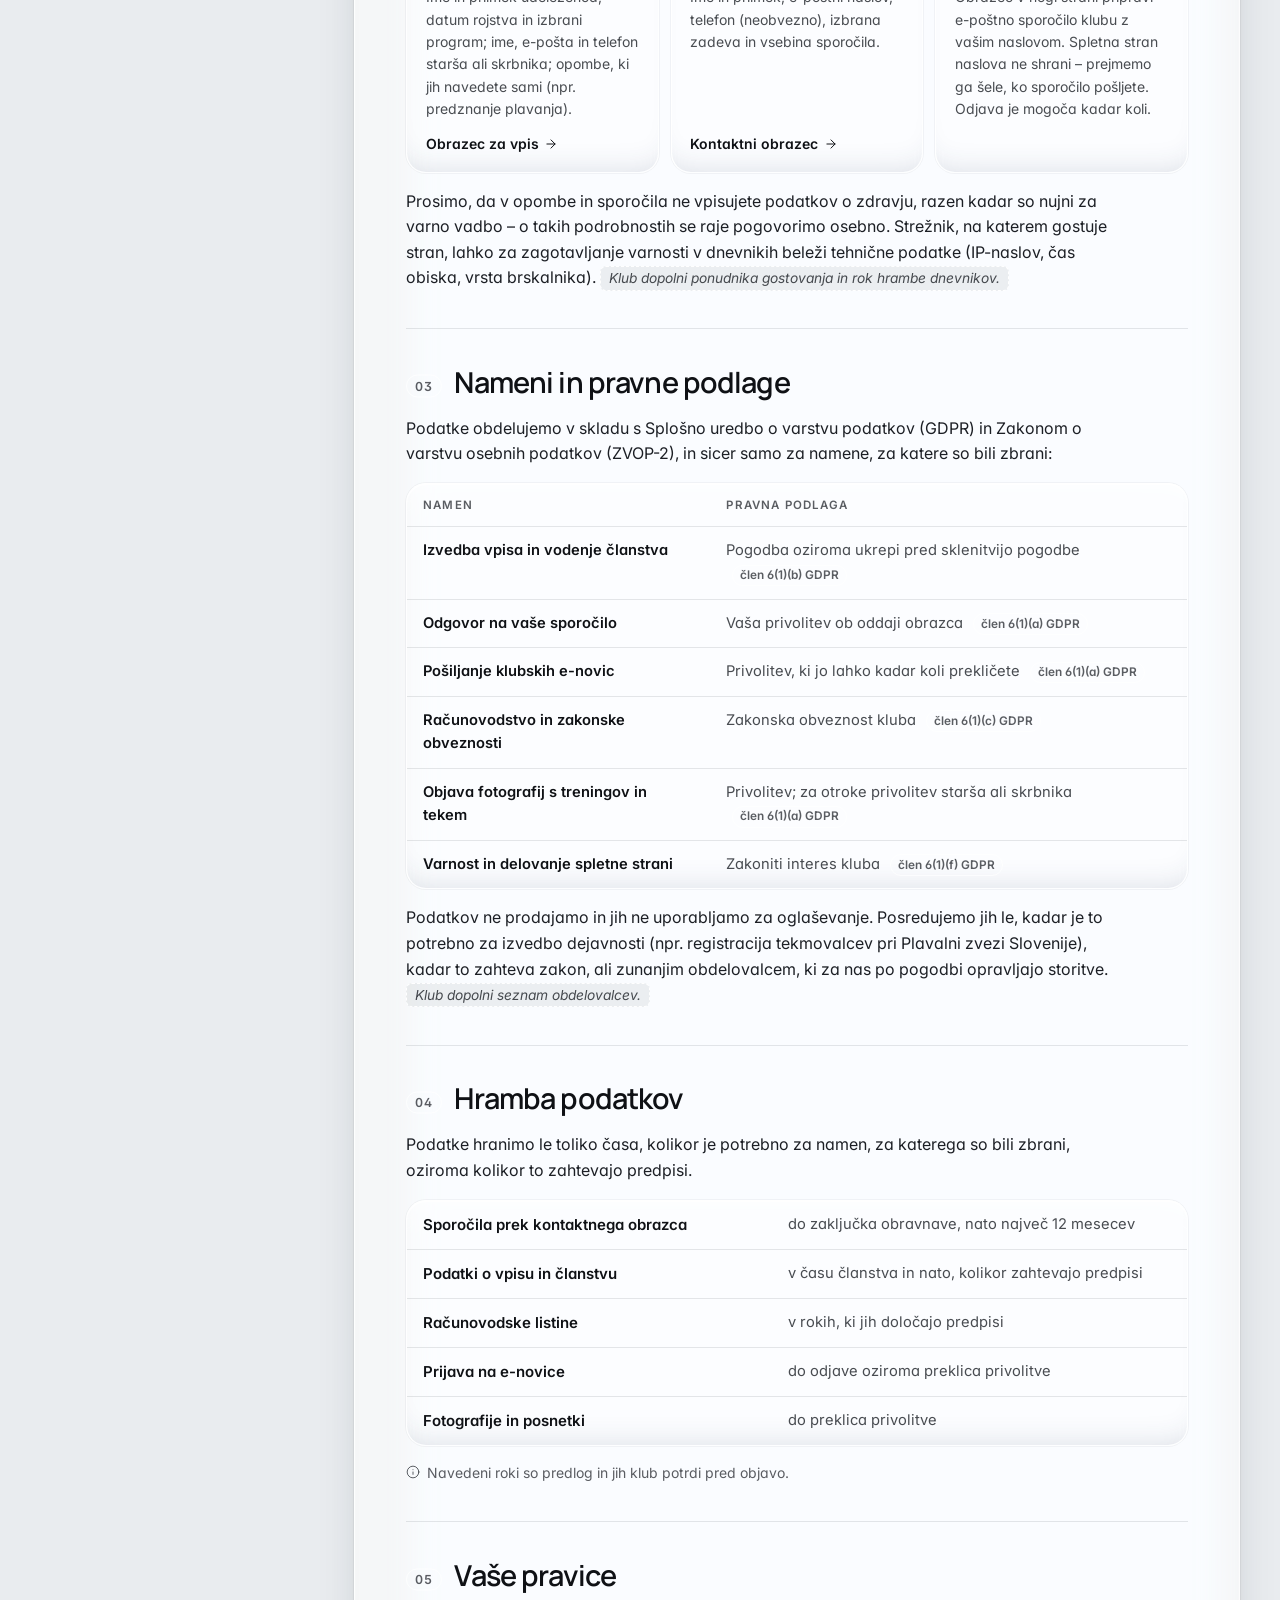
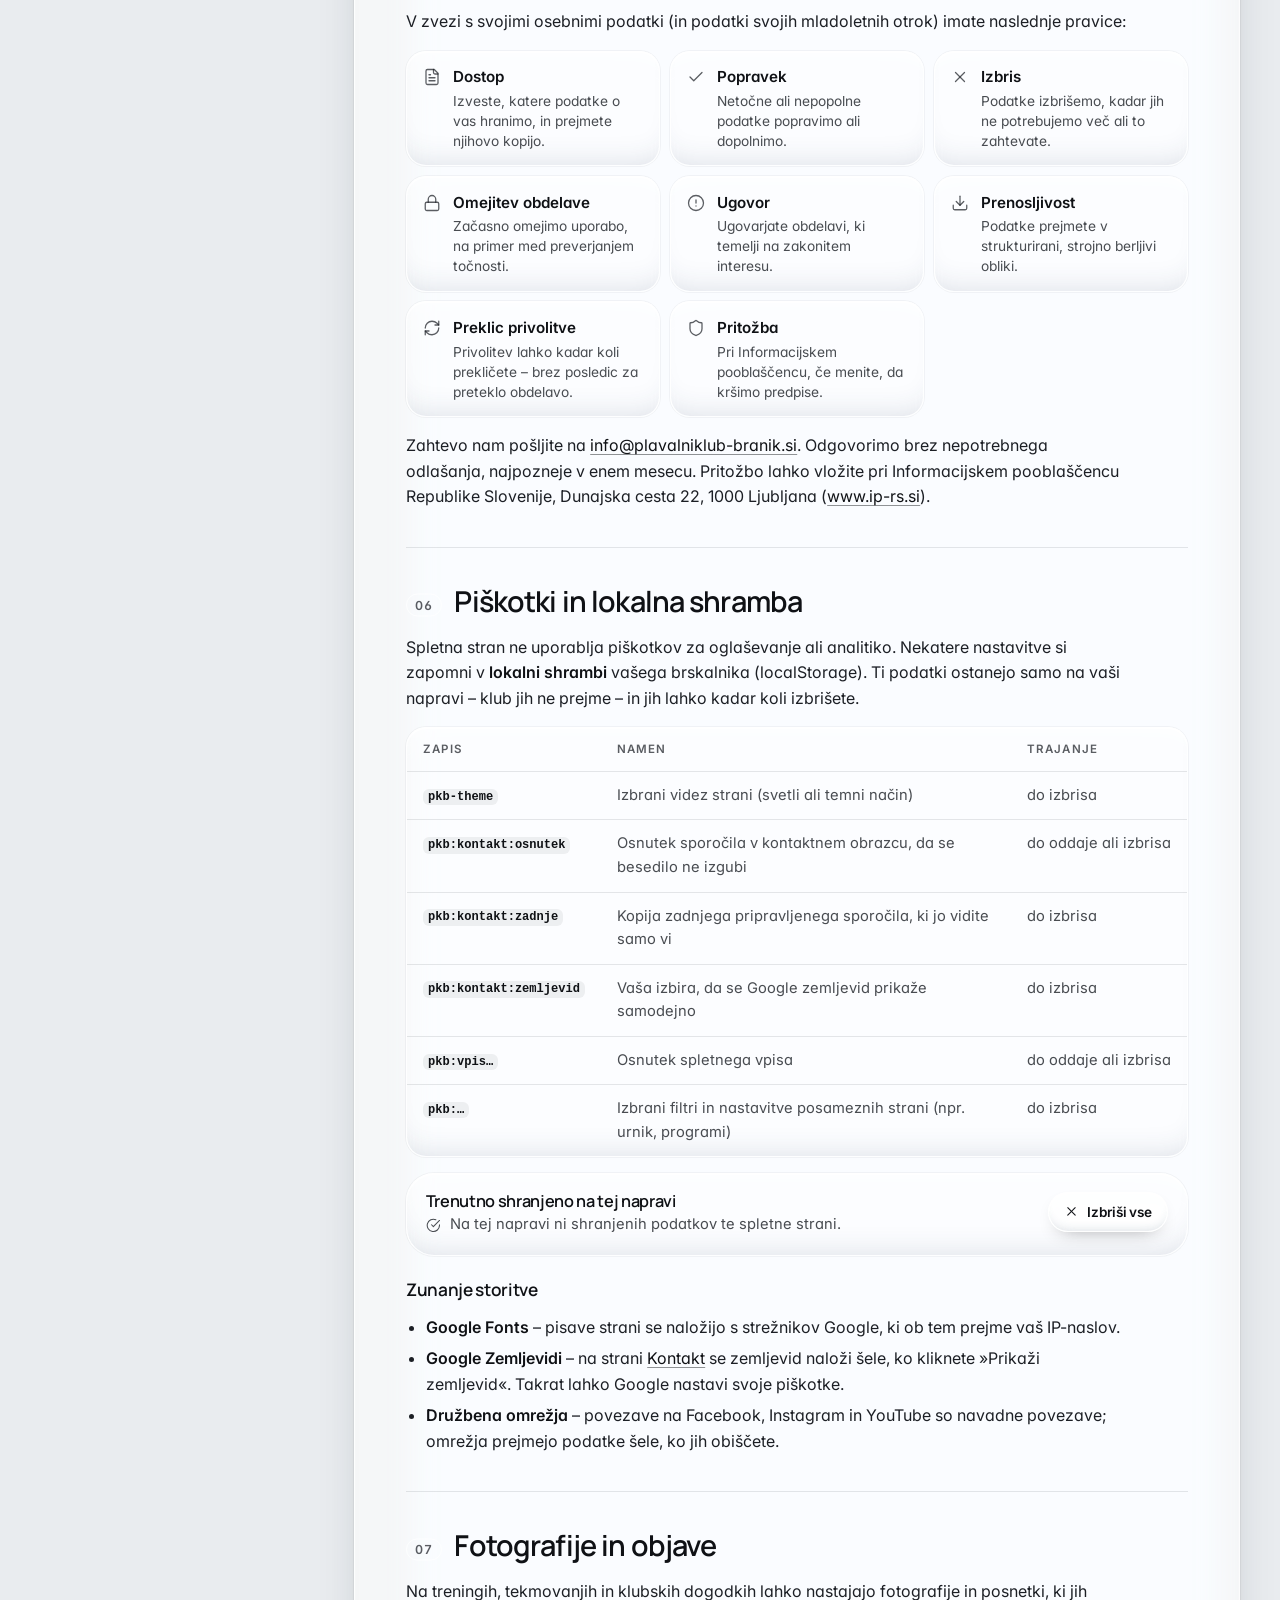
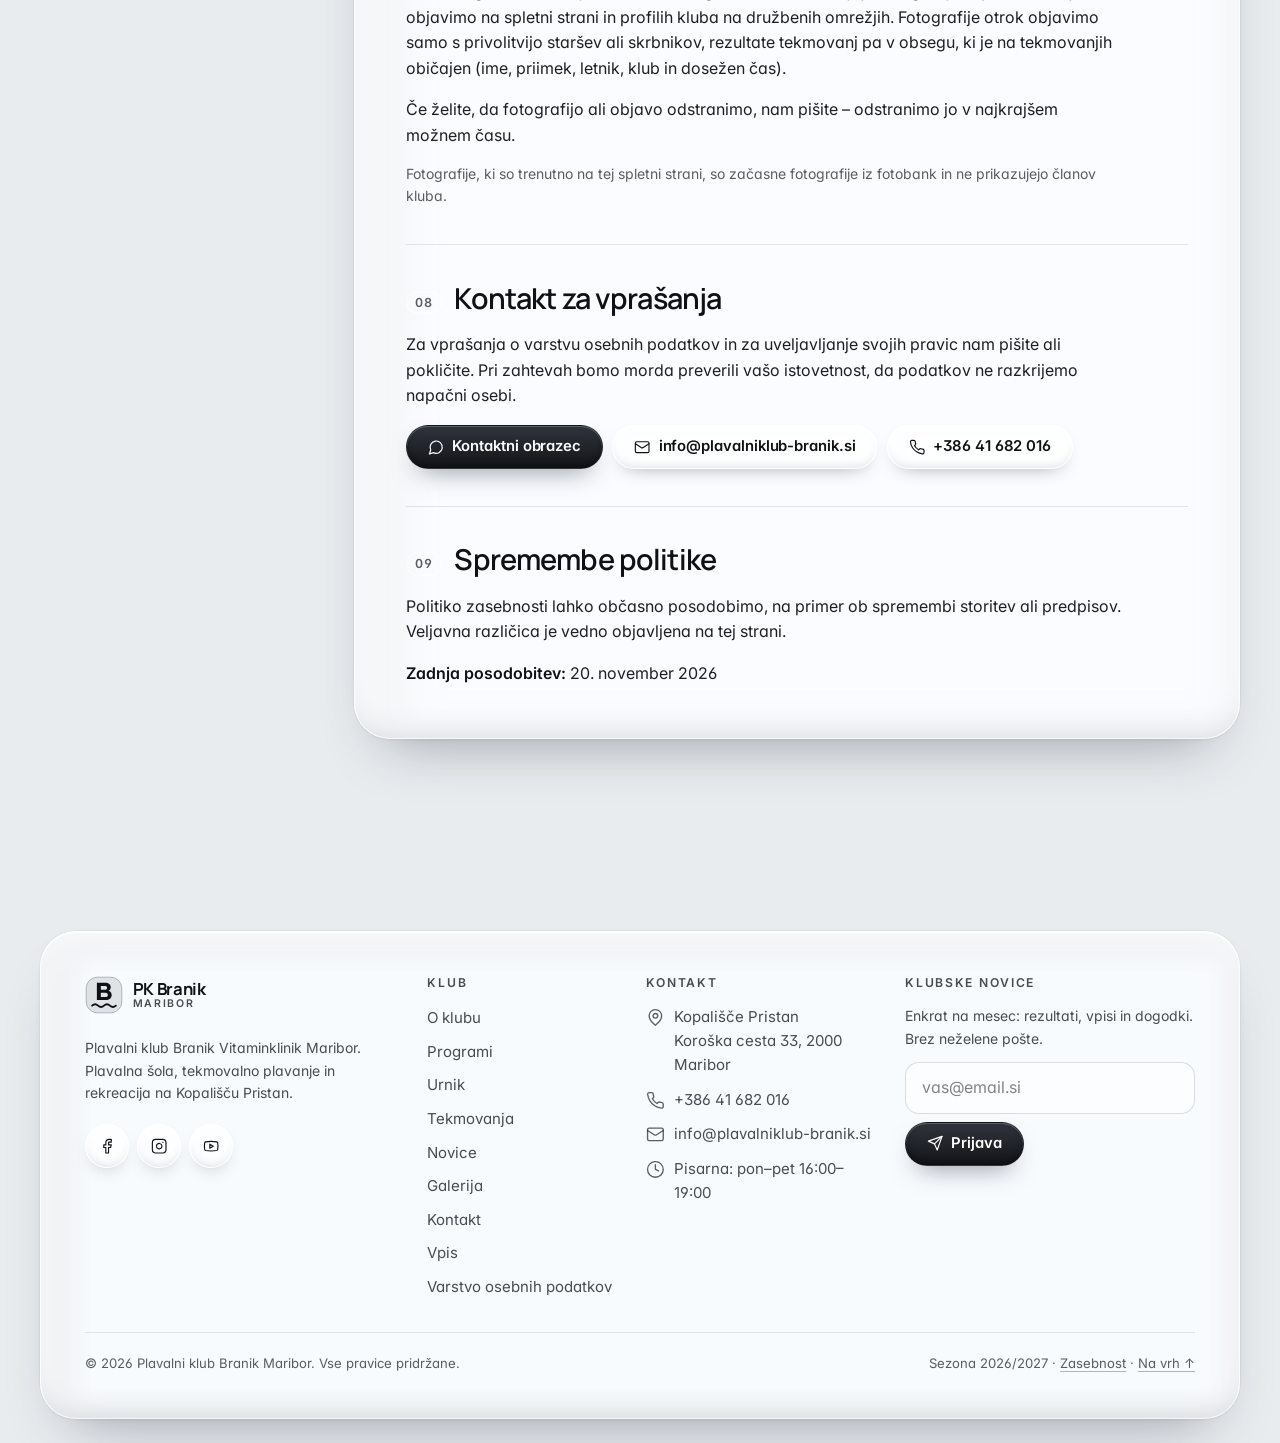
<file: plavalni-klub-branik/zasebnost.html>
<!doctype html>
<html lang="sl">
<head>
  <meta charset="utf-8">
  <meta name="viewport" content="width=device-width, initial-scale=1">
  <title>Varstvo osebnih podatkov · PK Branik Maribor</title>
  <meta name="description" content="Politika zasebnosti PK Branik Maribor: katere podatke zbiramo prek spletne strani, zakaj, koliko časa jih hranimo, piškotki in vaše pravice.">
  <meta name="theme-color" content="#0e1013">
  <meta property="og:title" content="Varstvo osebnih podatkov · PK Branik Maribor">
  <meta property="og:description" content="Kako Plavalni klub Branik Maribor ravna z osebnimi podatki, ki jih posredujete prek spletne strani.">
  <meta property="og:type" content="website">
  <meta property="og:locale" content="sl_SI">
  <link rel="icon" href="assets/img/favicon.svg" type="image/svg+xml">
  <link rel="preconnect" href="https://fonts.googleapis.com">
  <link rel="preconnect" href="https://fonts.gstatic.com" crossorigin>
  <link rel="stylesheet" href="https://fonts.googleapis.com/css2?family=Inter:wght@400;500;600;700&family=Manrope:wght@500;600;700&display=swap">
  <link rel="stylesheet" href="assets/css/style.css">
  <link rel="stylesheet" href="assets/css/pages/zasebnost.css">
  <script>(function(){try{var t=localStorage.getItem("pkb-theme");}catch(e){}document.documentElement.setAttribute("data-theme",t||(matchMedia("(prefers-color-scheme: light)").matches?"light":"dark"));})();</script>
  <script src="assets/js/data.js" defer></script>
  <script src="assets/js/site.js" defer></script>
  <script src="assets/js/pages/zasebnost.js" defer></script>
</head>
<body data-page="zasebnost">
  <a class="skip-link" href="#main">Preskoči na vsebino</a>
  <header data-site-header></header>
  <main id="main" class="priv">

    <!-- ============ HERO ============ -->
    <section class="page-hero priv-hero-section" aria-labelledby="priv-title">
      <div class="container">
        <div class="page-hero__panel glass glass--strong priv-hero" data-reveal>
          <div class="priv-hero__grid">
            <div class="priv-hero__text">
              <ol class="breadcrumb" aria-label="Drobtinice"><li><a href="index.html">Domov</a></li><li><span aria-current="page">Zasebnost</span></li></ol>
              <p class="eyebrow">Pravno obvestilo</p>
              <h1 id="priv-title">Varstvo osebnih <span class="gradient-text">podatkov</span></h1>
              <p class="lead">Kako ravnamo s podatki, ki nam jih zaupate prek spletne strani: kaj zbiramo, zakaj, koliko časa jih hranimo in kakšne pravice imate.</p>
              <p class="priv-meta small">
                <span><i data-icon="calendar" class="icon--sm"></i><span>Zadnja posodobitev: <time datetime="2026-11-20">20. november 2026</time></span></span>
                <span><i data-icon="clock" class="icon--sm"></i><span>Približno 6 minut branja</span></span>
              </p>
              <div class="page-hero__actions cluster">
                <button type="button" class="btn" data-print><i data-icon="printer"></i>Natisni</button>
                <button type="button" class="btn" data-clear-all><i data-icon="x"></i>Izbriši shranjene podatke na tej napravi</button>
              </div>
            </div>

            <aside class="tile priv-device" aria-labelledby="priv-device-title" data-device>
              <div class="priv-device__top">
                <span class="icon-bubble icon-bubble--sm" aria-hidden="true"><i data-icon="shield"></i></span>
                <h2 class="priv-device__title" id="priv-device-title">Na tej napravi</h2>
              </div>
              <p class="priv-device__count"><span class="priv-device__value num" data-device-count>–</span><span class="priv-device__label" data-device-label>shranjenih zapisov te strani</span></p>
              <ul class="priv-device__groups" role="list" data-device-groups></ul>
              <p class="small soft priv-device__note">Podatki iz lokalne shrambe ostanejo v vašem brskalniku – klub jih ne prejme.</p>
              <a class="btn btn--sm priv-device__more" href="#piskotki">Podrobnosti <i data-icon="arrow-right" class="icon--move"></i></a>
            </aside>
          </div>

          <div class="priv-notice" role="note">
            <span class="icon-bubble icon-bubble--sm" aria-hidden="true"><i data-icon="alert-triangle"></i></span>
            <p><strong>Predloga za pregled.</strong> To besedilo je osnutek politike zasebnosti. Klub ga mora pred objavo pregledati, dopolniti z dejanskimi postopki (npr. zunanji obdelovalci, roki hrambe, matični podatki) in po potrebi uskladiti s pravnim svetovalcem. Mesta, ki jih je treba dopolniti, so označena.</p>
          </div>
        </div>
      </div>
    </section>

    <!-- ============ VSEBINA + BESEDILO ============ -->
    <section class="section--tight priv-body" aria-label="Besedilo politike zasebnosti">
      <div class="container priv-layout">
        <nav class="glass priv-toc" aria-labelledby="priv-toc-title" data-toc>
          <div class="priv-toc__head">
            <h2 class="priv-toc__title" id="priv-toc-title">Vsebina</h2>
            <button type="button" class="btn btn--sm btn--ghost priv-toc__toggle" aria-expanded="false" aria-controls="priv-toc-list" data-toc-toggle><span data-toc-toggle-label>Prikaži</span><i data-icon="chevron-down"></i></button>
          </div>
          <p class="priv-toc__current small soft" data-toc-current aria-hidden="true"></p>
          <div class="priv-toc__progress" aria-hidden="true"><span data-toc-progress></span></div>
          <ol class="priv-toc__list" id="priv-toc-list" role="list" data-toc-list>
            <li><a href="#upravljavec"><span class="priv-toc__n">01</span><span>Upravljavec</span></a></li>
            <li><a href="#podatki"><span class="priv-toc__n">02</span><span>Katere podatke zbiramo</span></a></li>
            <li><a href="#nameni"><span class="priv-toc__n">03</span><span>Nameni in pravne podlage</span></a></li>
            <li><a href="#hramba"><span class="priv-toc__n">04</span><span>Hramba podatkov</span></a></li>
            <li><a href="#pravice"><span class="priv-toc__n">05</span><span>Vaše pravice</span></a></li>
            <li><a href="#piskotki"><span class="priv-toc__n">06</span><span>Piškotki in lokalna shramba</span></a></li>
            <li><a href="#fotografije"><span class="priv-toc__n">07</span><span>Fotografije in objave</span></a></li>
            <li><a href="#kontakt"><span class="priv-toc__n">08</span><span>Kontakt za vprašanja</span></a></li>
            <li><a href="#spremembe"><span class="priv-toc__n">09</span><span>Spremembe politike</span></a></li>
          </ol>
          <div class="priv-toc__foot">
            <button type="button" class="btn btn--sm btn--ghost" data-print><i data-icon="printer"></i>Natisni</button>
            <a class="btn btn--sm btn--ghost" href="#main" data-toc-top><i data-icon="arrow-up"></i>Na vrh</a>
          </div>
        </nav>

        <article class="glass glass--strong priv-article" data-article>
          <!-- 01 -->
          <section class="priv-sec" id="upravljavec" aria-labelledby="h-upravljavec">
            <h2 id="h-upravljavec"><span class="priv-sec__n" aria-hidden="true">01</span>Upravljavec osebnih podatkov</h2>
            <div class="prose">
              <p>Upravljavec osebnih podatkov, ki jih zbiramo prek te spletne strani, je:</p>
            </div>
            <div class="tile priv-card priv-controller">
              <p class="priv-controller__name" data-club="official">Plavalni klub Branik Vitaminklinik Maribor</p>
              <dl class="priv-dl">
                <div><dt>Naslov</dt><dd><span data-club="address">Koroška cesta 33</span>, <span data-club="postal">2000 Maribor</span> (<span data-club="venue">Kopališče Pristan</span>)</dd></div>
                <div><dt>E-pošta</dt><dd><a href="mailto:info@plavalniklub-branik.si" data-club-mailto data-club="email">info@plavalniklub-branik.si</a></dd></div>
                <div><dt>Telefon</dt><dd><a href="tel:+38641682016" data-club-tel data-club="phone">+386 41 682 016</a></dd></div>
                <div><dt>Matična in davčna številka</dt><dd><span class="priv-fill">dopolni klub</span></dd></div>
                <div><dt>Pooblaščena oseba za varstvo podatkov</dt><dd><span class="priv-fill">dopolni klub (če je imenovana)</span></dd></div>
              </dl>
            </div>
          </section>

          <!-- 02 -->
          <section class="priv-sec" id="podatki" aria-labelledby="h-podatki">
            <h2 id="h-podatki"><span class="priv-sec__n" aria-hidden="true">02</span>Katere podatke zbiramo</h2>
            <div class="prose">
              <p>Zbiramo samo podatke, ki nam jih posredujete sami, in tiste, ki so nujni za delovanje spletne strani. Brez vaše odločitve ne zbiramo ničesar.</p>
            </div>
            <ul class="priv-cards" role="list">
              <li class="tile priv-card">
                <span class="icon-bubble icon-bubble--sm" aria-hidden="true"><i data-icon="sparkles"></i></span>
                <h3>Spletni vpis</h3>
                <p class="small muted">Ime in priimek udeleženca, datum rojstva in izbrani program; ime, e-pošta in telefon starša ali skrbnika; opombe, ki jih navedete sami (npr. predznanje plavanja).</p>
                <a class="priv-card__link small" href="vpis.html">Obrazec za vpis <i data-icon="arrow-right" class="icon--sm"></i></a>
              </li>
              <li class="tile priv-card">
                <span class="icon-bubble icon-bubble--sm" aria-hidden="true"><i data-icon="message-circle"></i></span>
                <h3>Kontaktni obrazec</h3>
                <p class="small muted">Ime in priimek, e-poštni naslov, telefon (neobvezno), izbrana zadeva in vsebina sporočila.</p>
                <a class="priv-card__link small" href="kontakt.html#obrazec">Kontaktni obrazec <i data-icon="arrow-right" class="icon--sm"></i></a>
              </li>
              <li class="tile priv-card">
                <span class="icon-bubble icon-bubble--sm" aria-hidden="true"><i data-icon="mail"></i></span>
                <h3>Klubske e-novice</h3>
                <p class="small muted">Obrazec v nogi strani pripravi e-poštno sporočilo klubu z vašim naslovom. Spletna stran naslova ne shrani – prejmemo ga šele, ko sporočilo pošljete. Odjava je mogoča kadar koli.</p>
              </li>
            </ul>
            <div class="prose">
              <p>Prosimo, da v opombe in sporočila ne vpisujete podatkov o zdravju, razen kadar so nujni za varno vadbo – o takih podrobnostih se raje pogovorimo osebno. Strežnik, na katerem gostuje stran, lahko za zagotavljanje varnosti v dnevnikih beleži tehnične podatke (IP-naslov, čas obiska, vrsta brskalnika). <span class="priv-fill">Klub dopolni ponudnika gostovanja in rok hrambe dnevnikov.</span></p>
            </div>
          </section>

          <!-- 03 -->
          <section class="priv-sec" id="nameni" aria-labelledby="h-nameni">
            <h2 id="h-nameni"><span class="priv-sec__n" aria-hidden="true">03</span>Nameni in pravne podlage</h2>
            <div class="prose">
              <p>Podatke obdelujemo v skladu s Splošno uredbo o varstvu podatkov (GDPR) in Zakonom o varstvu osebnih podatkov (ZVOP-2), in sicer samo za namene, za katere so bili zbrani:</p>
            </div>
            <div class="priv-table-wrap">
              <table class="priv-table">
                <caption class="visually-hidden">Nameni obdelave in pravne podlage</caption>
                <thead><tr><th scope="col">Namen</th><th scope="col">Pravna podlaga</th></tr></thead>
                <tbody>
                  <tr><th scope="row">Izvedba vpisa in vodenje članstva</th><td>Pogodba oziroma ukrepi pred sklenitvijo pogodbe <span class="priv-law">člen 6(1)(b) GDPR</span></td></tr>
                  <tr><th scope="row">Odgovor na vaše sporočilo</th><td>Vaša privolitev ob oddaji obrazca <span class="priv-law">člen 6(1)(a) GDPR</span></td></tr>
                  <tr><th scope="row">Pošiljanje klubskih e-novic</th><td>Privolitev, ki jo lahko kadar koli prekličete <span class="priv-law">člen 6(1)(a) GDPR</span></td></tr>
                  <tr><th scope="row">Računovodstvo in zakonske obveznosti</th><td>Zakonska obveznost kluba <span class="priv-law">člen 6(1)(c) GDPR</span></td></tr>
                  <tr><th scope="row">Objava fotografij s treningov in tekem</th><td>Privolitev; za otroke privolitev starša ali skrbnika <span class="priv-law">člen 6(1)(a) GDPR</span></td></tr>
                  <tr><th scope="row">Varnost in delovanje spletne strani</th><td>Zakoniti interes kluba <span class="priv-law">člen 6(1)(f) GDPR</span></td></tr>
                </tbody>
              </table>
            </div>
            <div class="prose">
              <p>Podatkov ne prodajamo in jih ne uporabljamo za oglaševanje. Posredujemo jih le, kadar je to potrebno za izvedbo dejavnosti (npr. registracija tekmovalcev pri Plavalni zvezi Slovenije), kadar to zahteva zakon, ali zunanjim obdelovalcem, ki za nas po pogodbi opravljajo storitve. <span class="priv-fill">Klub dopolni seznam obdelovalcev.</span></p>
            </div>
          </section>

          <!-- 04 -->
          <section class="priv-sec" id="hramba" aria-labelledby="h-hramba">
            <h2 id="h-hramba"><span class="priv-sec__n" aria-hidden="true">04</span>Hramba podatkov</h2>
            <div class="prose">
              <p>Podatke hranimo le toliko časa, kolikor je potrebno za namen, za katerega so bili zbrani, oziroma kolikor to zahtevajo predpisi.</p>
            </div>
            <ul class="priv-retention" role="list">
              <li><span class="priv-retention__what">Sporočila prek kontaktnega obrazca</span><span class="priv-retention__how">do zaključka obravnave, nato največ 12 mesecev</span></li>
              <li><span class="priv-retention__what">Podatki o vpisu in članstvu</span><span class="priv-retention__how">v času članstva in nato, kolikor zahtevajo predpisi</span></li>
              <li><span class="priv-retention__what">Računovodske listine</span><span class="priv-retention__how">v rokih, ki jih določajo predpisi</span></li>
              <li><span class="priv-retention__what">Prijava na e-novice</span><span class="priv-retention__how">do odjave oziroma preklica privolitve</span></li>
              <li><span class="priv-retention__what">Fotografije in posnetki</span><span class="priv-retention__how">do preklica privolitve</span></li>
            </ul>
            <p class="small soft priv-sec__aside"><i data-icon="info" class="icon--sm"></i><span>Navedeni roki so predlog in jih klub potrdi pred objavo.</span></p>
          </section>

          <!-- 05 -->
          <section class="priv-sec" id="pravice" aria-labelledby="h-pravice">
            <h2 id="h-pravice"><span class="priv-sec__n" aria-hidden="true">05</span>Vaše pravice</h2>
            <div class="prose">
              <p>V zvezi s svojimi osebnimi podatki (in podatki svojih mladoletnih otrok) imate naslednje pravice:</p>
            </div>
            <ul class="priv-rights" role="list">
              <li><i data-icon="file-text"></i><div><strong>Dostop</strong><span>Izveste, katere podatke o vas hranimo, in prejmete njihovo kopijo.</span></div></li>
              <li><i data-icon="check"></i><div><strong>Popravek</strong><span>Netočne ali nepopolne podatke popravimo ali dopolnimo.</span></div></li>
              <li><i data-icon="x"></i><div><strong>Izbris</strong><span>Podatke izbrišemo, kadar jih ne potrebujemo več ali to zahtevate.</span></div></li>
              <li><i data-icon="lock"></i><div><strong>Omejitev obdelave</strong><span>Začasno omejimo uporabo, na primer med preverjanjem točnosti.</span></div></li>
              <li><i data-icon="alert-circle"></i><div><strong>Ugovor</strong><span>Ugovarjate obdelavi, ki temelji na zakonitem interesu.</span></div></li>
              <li><i data-icon="download"></i><div><strong>Prenosljivost</strong><span>Podatke prejmete v strukturirani, strojno berljivi obliki.</span></div></li>
              <li><i data-icon="refresh"></i><div><strong>Preklic privolitve</strong><span>Privolitev lahko kadar koli prekličete – brez posledic za preteklo obdelavo.</span></div></li>
              <li><i data-icon="shield"></i><div><strong>Pritožba</strong><span>Pri Informacijskem pooblaščencu, če menite, da kršimo predpise.</span></div></li>
            </ul>
            <div class="prose">
              <p>Zahtevo nam pošljite na <a href="mailto:info@plavalniklub-branik.si" data-club-mailto data-club="email">info@plavalniklub-branik.si</a>. Odgovorimo brez nepotrebnega odlašanja, najpozneje v enem mesecu. Pritožbo lahko vložite pri Informacijskem pooblaščencu Republike Slovenije, Dunajska cesta 22, 1000 Ljubljana (<a href="https://www.ip-rs.si/" target="_blank" rel="noopener">www.ip-rs.si<span class="visually-hidden"> (odpre se v novem zavihku)</span></a>).</p>
            </div>
          </section>

          <!-- 06 -->
          <section class="priv-sec" id="piskotki" aria-labelledby="h-piskotki">
            <h2 id="h-piskotki"><span class="priv-sec__n" aria-hidden="true">06</span>Piškotki in lokalna shramba</h2>
            <div class="prose">
              <p>Spletna stran ne uporablja piškotkov za oglaševanje ali analitiko. Nekatere nastavitve si zapomni v <strong>lokalni shrambi</strong> vašega brskalnika (localStorage). Ti podatki ostanejo samo na vaši napravi – klub jih ne prejme – in jih lahko kadar koli izbrišete.</p>
            </div>
            <div class="priv-table-wrap">
              <table class="priv-table priv-table--keys">
                <caption class="visually-hidden">Zapisi v lokalni shrambi brskalnika</caption>
                <thead><tr><th scope="col">Zapis</th><th scope="col">Namen</th><th scope="col">Trajanje</th></tr></thead>
                <tbody>
                  <tr><th scope="row"><code>pkb-theme</code></th><td>Izbrani videz strani (svetli ali temni način)</td><td>do izbrisa</td></tr>
                  <tr><th scope="row"><code>pkb:kontakt:osnutek</code></th><td>Osnutek sporočila v kontaktnem obrazcu, da se besedilo ne izgubi</td><td>do oddaje ali izbrisa</td></tr>
                  <tr><th scope="row"><code>pkb:kontakt:zadnje</code></th><td>Kopija zadnjega pripravljenega sporočila, ki jo vidite samo vi</td><td>do izbrisa</td></tr>
                  <tr><th scope="row"><code>pkb:kontakt:zemljevid</code></th><td>Vaša izbira, da se Google zemljevid prikaže samodejno</td><td>do izbrisa</td></tr>
                  <tr><th scope="row"><code>pkb:vpis…</code></th><td>Osnutek spletnega vpisa</td><td>do oddaje ali izbrisa</td></tr>
                  <tr><th scope="row"><code>pkb:…</code></th><td>Izbrani filtri in nastavitve posameznih strani (npr. urnik, programi)</td><td>do izbrisa</td></tr>
                </tbody>
              </table>
            </div>

            <div class="tile priv-live" data-live aria-labelledby="priv-live-title">
              <div class="priv-live__head">
                <div>
                  <h3 id="priv-live-title">Trenutno shranjeno na tej napravi</h3>
                  <p class="small soft" data-live-summary aria-live="polite">Preverjamo lokalno shrambo …</p>
                </div>
                <button type="button" class="btn btn--sm" data-clear-all><i data-icon="x"></i>Izbriši vse</button>
              </div>
              <ul class="priv-live__list" role="list" data-live-list></ul>
              <noscript><p class="small muted">Za prikaz shranjenih zapisov omogočite JavaScript. Podatke lahko izbrišete tudi v nastavitvah brskalnika (izbris podatkov spletnih mest).</p></noscript>
            </div>

            <div class="prose">
              <h3>Zunanje storitve</h3>
              <ul>
                <li><strong>Google Fonts</strong> – pisave strani se naložijo s strežnikov Google, ki ob tem prejme vaš IP-naslov.</li>
                <li><strong>Google Zemljevidi</strong> – na strani <a href="kontakt.html#zemljevid">Kontakt</a> se zemljevid naloži šele, ko kliknete »Prikaži zemljevid«. Takrat lahko Google nastavi svoje piškotke.</li>
                <li><strong>Družbena omrežja</strong> – povezave na Facebook, Instagram in YouTube so navadne povezave; omrežja prejmejo podatke šele, ko jih obiščete.</li>
              </ul>
            </div>
          </section>

          <!-- 07 -->
          <section class="priv-sec" id="fotografije" aria-labelledby="h-fotografije">
            <h2 id="h-fotografije"><span class="priv-sec__n" aria-hidden="true">07</span>Fotografije in objave</h2>
            <div class="prose">
              <p>Na treningih, tekmovanjih in klubskih dogodkih lahko nastajajo fotografije in posnetki, ki jih objavimo na spletni strani in profilih kluba na družbenih omrežjih. Fotografije otrok objavimo samo s privolitvijo staršev ali skrbnikov, rezultate tekmovanj pa v obsegu, ki je na tekmovanjih običajen (ime, priimek, letnik, klub in dosežen čas).</p>
              <p>Če želite, da fotografijo ali objavo odstranimo, nam pišite – odstranimo jo v najkrajšem možnem času.</p>
              <p class="small soft">Fotografije, ki so trenutno na tej spletni strani, so začasne fotografije iz fotobank in ne prikazujejo članov kluba.</p>
            </div>
          </section>

          <!-- 08 -->
          <section class="priv-sec" id="kontakt" aria-labelledby="h-kontakt">
            <h2 id="h-kontakt"><span class="priv-sec__n" aria-hidden="true">08</span>Kontakt za vprašanja</h2>
            <div class="prose">
              <p>Za vprašanja o varstvu osebnih podatkov in za uveljavljanje svojih pravic nam pišite ali pokličite. Pri zahtevah bomo morda preverili vašo istovetnost, da podatkov ne razkrijemo napačni osebi.</p>
            </div>
            <div class="priv-contact">
              <a class="btn btn--primary" href="kontakt.html?zadeva=splosno#obrazec"><i data-icon="message-circle"></i>Kontaktni obrazec</a>
              <a class="btn" href="mailto:info@plavalniklub-branik.si" data-club-mailto><i data-icon="mail"></i><span data-club="email">info@plavalniklub-branik.si</span></a>
              <a class="btn" href="tel:+38641682016" data-club-tel><i data-icon="phone"></i><span data-club="phone">+386 41 682 016</span></a>
            </div>
          </section>

          <!-- 09 -->
          <section class="priv-sec" id="spremembe" aria-labelledby="h-spremembe">
            <h2 id="h-spremembe"><span class="priv-sec__n" aria-hidden="true">09</span>Spremembe politike</h2>
            <div class="prose">
              <p>Politiko zasebnosti lahko občasno posodobimo, na primer ob spremembi storitev ali predpisov. Veljavna različica je vedno objavljena na tej strani.</p>
              <p><strong>Zadnja posodobitev:</strong> <time datetime="2026-11-20">20. november 2026</time></p>
            </div>
          </section>
        </article>
      </div>
    </section>
  </main>
  <footer data-site-footer></footer>
</body>
</html>
</file>
<file: plavalni-klub-branik/assets/css/style.css>
/* ==========================================================================
   PK Branik Maribor — "liquid glass" design system
   Clear, refracting glass panels floating over full-bleed photography:
   lensing at the edges (SVG displacement, Chromium), specular rims that catch
   light from the top-left, inner thickness shading and capsule shapes.
   No neon gradients: colour comes from the photo, UI stays white / graphite.
   Page-specific styles live in assets/css/pages/*.css
   ========================================================================== */

/* ---------- 1. Tokens ---------- */
:root {
  --font-display: "Manrope", "Inter", ui-sans-serif, system-ui, -apple-system, "Segoe UI", Roboto, sans-serif;
  --font-body: "Inter", ui-sans-serif, system-ui, -apple-system, "Segoe UI", Roboto, sans-serif;
  --font-mono: ui-monospace, "SF Mono", "Cascadia Code", Consolas, monospace;

  /* medal & data tones — muted, never neon */
  --c-gold: #e3c56b;
  --c-silver: #c9d0d8;
  --c-bronze: #cf9a6b;
  --c-sky: #9cc9f2;
  --c-sage: #a9cdb9;
  --c-sand: #dcc8a2;
  --c-rose: #e2b1aa;
  --c-lilac: #c3b8df;

  --radius-xs: 10px;
  --radius-sm: 14px;
  --radius: 20px;
  --radius-lg: 28px;
  --radius-xl: 36px;
  --radius-pill: 999px;

  --blur: 26px;
  --blur-strong: 40px;
  --saturate: 140%;

  --gutter: 16px;
  --container: 1200px;
  --container-narrow: 820px;
  --header-h: 76px;

  --ease: cubic-bezier(.22, .8, .24, 1);
  --ease-spring: cubic-bezier(.34, 1.4, .64, 1);
  --ease-liquid: cubic-bezier(.3, 1.5, .5, 1);

  --z-bg: -1;
  --z-header: 50;
  --z-drawer: 60;
  --z-toast: 90;
}
@media (min-width: 640px) { :root { --gutter: 24px; } }
@media (min-width: 1024px) { :root { --gutter: 32px; } }

/* Dark (default): graphite glass over a dimmed photo */
:root,
:root[data-theme="dark"] {
  color-scheme: dark;
  --bg: #0e1013;
  --photo-filter: saturate(.6) brightness(.74) contrast(1.02);
  --shade: linear-gradient(180deg, rgba(9, 11, 14, .58) 0%, rgba(9, 11, 14, .34) 32%, rgba(9, 11, 14, .5) 68%, rgba(9, 11, 14, .82) 100%);
  --vignette: radial-gradient(120% 90% at 50% 40%, transparent 55%, rgba(0, 0, 0, .45) 100%);

  --text: rgba(255, 255, 255, .94);
  --text-muted: rgba(255, 255, 255, .84);
  --text-soft: rgba(255, 255, 255, .7);
  --heading: #ffffff;

  --accent: #9fcbf5;            /* small indicators: focus, progress, active dots */
  --accent-ink: #c4def8;        /* accent used as text */
  --link: #ffffff;

  /* liquid glass: clear graphite tint (keeps white text readable over the dimmed photo) */
  --glass-bg: rgba(22, 25, 30, .3);
  --glass-bg-strong: rgba(22, 25, 30, .42);
  --glass-bg-bar: rgba(20, 23, 28, .72); /* sticky bars over scrolling photos: keeps their labels readable */
  --glass-bg-hover: rgba(48, 52, 60, .4);
  --glass-tile: rgba(8, 10, 13, .26);           /* nested inset tile (darker) */
  --glass-tile-light: rgba(255, 255, 255, .07); /* nested raised tile */
  --glass-bg-solid: rgba(32, 35, 40, .92);
  --glass-border: rgba(255, 255, 255, .18);
  --glass-border-strong: rgba(255, 255, 255, .36);
  /* rim light: top · right · bottom · left — light falls from the top-left */
  --glass-border-lit: rgba(255, 255, 255, .42) rgba(255, 255, 255, .15) rgba(255, 255, 255, .07) rgba(255, 255, 255, .24);
  --glass-highlight: rgba(255, 255, 255, .16);
  --glass-shadow: 0 30px 60px -30px rgba(0, 0, 0, .78), 0 2px 10px -4px rgba(0, 0, 0, .35);
  --glass-shadow-lg: 0 44px 90px -32px rgba(0, 0, 0, .85), 0 4px 16px -6px rgba(0, 0, 0, .38);
  /* thickness: specular top line, top inner glow, bottom inner shade */
  --glass-edge: inset 0 1px 0 rgba(255, 255, 255, .34), inset 1px 0 0 rgba(255, 255, 255, .06), inset 0 22px 34px -28px rgba(255, 255, 255, .42), inset 0 -24px 34px -30px rgba(0, 0, 0, .58);
  --glass-edge-sm: inset 0 1px 0 rgba(255, 255, 255, .42), inset 0 10px 14px -11px rgba(255, 255, 255, .5), inset 0 -8px 12px -9px rgba(0, 0, 0, .5);
  --spotlight: rgba(255, 255, 255, .1);
  --glare: rgba(255, 255, 255, .16);

  --btn-primary-bg: #ffffff;
  --btn-primary-hover: #e9edf2;
  --btn-primary-ink: #111318;
  --btn-primary-fill: linear-gradient(180deg, #ffffff 0%, #eef1f5 100%);
  --btn-primary-fill-hover: linear-gradient(180deg, #ffffff 0%, #e2e7ee 100%);
  --btn-primary-shadow: inset 0 1px 0 #fff, inset 0 -3px 6px rgba(0, 0, 0, .09), 0 12px 26px -12px rgba(0, 0, 0, .65);
  --selected-bg: #ffffff;
  --selected-ink: #111318;

  --input-bg: rgba(10, 12, 16, .26);
  --input-bg-focus: rgba(10, 12, 16, .34);
  --input-border: rgba(255, 255, 255, .18);
  --placeholder: rgba(255, 255, 255, .55);

  --success: #8fdcb8;
  --warning: #ecd08a;
  --danger: #ffc6c1;
  --info: #b9d8f6;

  --focus-ring: 0 0 0 2px rgba(17, 19, 24, .9), 0 0 0 4px rgba(255, 255, 255, .85);
  --focus-color: #ffffff;
  --divider: rgba(255, 255, 255, .11);
  --scrim: rgba(6, 8, 10, .55);
  --code-bg: rgba(255, 255, 255, .08);
}

/* Light: milky frosted glass over a brightened photo */
:root[data-theme="light"] {
  color-scheme: light;
  --bg: #e9ecef;
  --photo-filter: saturate(.55) brightness(1.08) contrast(.96);
  --shade: linear-gradient(180deg, rgba(240, 242, 245, .55) 0%, rgba(240, 242, 245, .32) 35%, rgba(240, 242, 245, .48) 70%, rgba(240, 242, 245, .78) 100%);
  --vignette: radial-gradient(120% 90% at 50% 40%, transparent 60%, rgba(255, 255, 255, .35) 100%);

  --text: #1c1f25;
  --text-muted: rgba(28, 31, 37, .8);
  --text-soft: rgba(28, 31, 37, .72);
  --heading: #0f1115;

  --accent: #3b6ea8;
  --accent-ink: #2b5a8f;
  --link: #0f1115;

  --glass-bg: rgba(255, 255, 255, .4);
  --glass-bg-strong: rgba(255, 255, 255, .56);
  --glass-bg-bar: rgba(255, 255, 255, .78);
  --glass-bg-hover: rgba(255, 255, 255, .58);
  --glass-tile: rgba(255, 255, 255, .32);
  --glass-tile-light: rgba(255, 255, 255, .55);
  --glass-bg-solid: rgba(247, 248, 250, .94);
  --glass-border: rgba(255, 255, 255, .72);
  --glass-border-strong: rgba(255, 255, 255, .98);
  --glass-border-lit: rgba(255, 255, 255, .98) rgba(255, 255, 255, .62) rgba(255, 255, 255, .42) rgba(255, 255, 255, .8);
  --glass-highlight: rgba(255, 255, 255, .7);
  --glass-shadow: 0 30px 60px -32px rgba(20, 30, 50, .42), 0 2px 10px -4px rgba(20, 30, 50, .1);
  --glass-shadow-lg: 0 44px 90px -36px rgba(20, 30, 50, .5), 0 4px 16px -6px rgba(20, 30, 50, .12);
  --glass-edge: inset 0 1px 0 rgba(255, 255, 255, .95), inset 0 22px 34px -28px rgba(255, 255, 255, .9), inset 0 -24px 34px -30px rgba(40, 60, 90, .22), 0 0 0 1px rgba(15, 20, 30, .04);
  --glass-edge-sm: inset 0 1px 0 rgba(255, 255, 255, .95), inset 0 10px 14px -11px rgba(255, 255, 255, .95), inset 0 -8px 12px -9px rgba(40, 60, 90, .2);
  --spotlight: rgba(255, 255, 255, .5);
  --glare: rgba(255, 255, 255, .55);

  --btn-primary-bg: #121418;
  --btn-primary-hover: #2a2e35;
  --btn-primary-ink: #ffffff;
  --btn-primary-fill: linear-gradient(180deg, #30343c 0%, #121418 100%);
  --btn-primary-fill-hover: linear-gradient(180deg, #3a3f48 0%, #1b1e23 100%);
  --btn-primary-shadow: inset 0 1px 0 rgba(255, 255, 255, .22), inset 0 -3px 6px rgba(0, 0, 0, .3), 0 12px 26px -12px rgba(20, 30, 50, .55);
  --selected-bg: #121418;
  --selected-ink: #ffffff;

  --input-bg: rgba(255, 255, 255, .58);
  --input-bg-focus: rgba(255, 255, 255, .82);
  --input-border: rgba(15, 20, 30, .14);
  --placeholder: rgba(28, 31, 37, .55);

  --success: #17714f;
  --warning: #8a5d00;
  --danger: #8a2420; /* deep enough for small asterisks/error text on translucent milky panels (≥ 4.5:1) */
  --info: #2b5a8f;

  --focus-ring: 0 0 0 2px rgba(255, 255, 255, .95), 0 0 0 4px rgba(17, 19, 24, .75);
  --focus-color: #121418;
  --divider: rgba(15, 20, 30, .1);
  --scrim: rgba(225, 229, 234, .45);
  --code-bg: rgba(15, 20, 30, .06);
}

/* Liquid glass filters. --glass-filter* = blur fallback; html.lg-refract (Chromium) adds the
   SVG lens (#pkb-lens / #pkb-lens-sm injected by site.js) that bends the photo at the edges. */
:root {
  --glass-filter: blur(16px) saturate(170%) brightness(1.04);
  --glass-filter-strong: blur(24px) saturate(170%) brightness(1.04);
  --glass-filter-sm: blur(12px) saturate(180%) brightness(1.08);
}
:root.lg-refract {
  --glass-filter: url(#pkb-lens) blur(9px) saturate(175%) brightness(1.05);
  --glass-filter-strong: url(#pkb-lens) blur(14px) saturate(175%) brightness(1.05);
  --glass-filter-sm: url(#pkb-lens-sm) blur(5px) saturate(185%) brightness(1.1);
}
@media (prefers-reduced-transparency: reduce) {
  :root, :root.lg-refract { --glass-filter: blur(30px); --glass-filter-strong: blur(30px); --glass-filter-sm: blur(30px); }
  :root[data-theme="dark"], :root:not([data-theme="light"]) { --glass-bg: rgba(28, 31, 36, .86); --glass-bg-strong: rgba(28, 31, 36, .92); --glass-bg-bar: rgba(28, 31, 36, .92); }
  :root[data-theme="light"] { --glass-bg: rgba(248, 249, 251, .9); --glass-bg-strong: rgba(248, 249, 251, .95); --glass-bg-bar: rgba(248, 249, 251, .95); }
}

/* Cross-document view transitions (progressive enhancement) */
@view-transition { navigation: auto; }
.site-header .nav-shell { view-transition-name: site-header; } /* not on .site-header: that would make it a backdrop root and kill the nav blur */
::view-transition-old(root), ::view-transition-new(root) { animation-duration: .35s; }

/* ---------- 2. Reset & base ---------- */
html.smooth-scroll { scroll-behavior: smooth; }
*, *::before, *::after { box-sizing: border-box; }
* { margin: 0; }
html {
  -webkit-text-size-adjust: 100%;
  text-size-adjust: 100%;
  scroll-behavior: auto; /* smooth only after load (html.smooth-scroll) so deep links land instantly */
  scroll-padding-top: calc(var(--header-h) + 24px);
}
body {
  min-height: 100vh;
  min-height: 100dvh;
  display: flex;
  flex-direction: column;
  font-family: var(--font-body);
  font-size: 1rem;
  line-height: 1.6;
  color: var(--text);
  background: var(--bg);
  -webkit-font-smoothing: antialiased;
  -moz-osx-font-smoothing: grayscale;
  overflow-x: hidden;
  font-feature-settings: "cv11", "ss01";
}
body.is-locked { overflow: hidden; }
main { flex: 1 0 auto; padding-top: calc(var(--header-h) + 28px); position: relative; z-index: 1; }
img, svg, video, canvas, picture { display: block; max-width: 100%; }
img { height: auto; }
input, button, textarea, select { font: inherit; color: inherit; }
button { cursor: pointer; background: none; border: 0; padding: 0; }
a { color: var(--link); text-decoration-thickness: 1px; text-underline-offset: 3px; text-decoration-color: color-mix(in srgb, currentColor 45%, transparent); }
a:hover { text-decoration-color: currentColor; }
p, li, h1, h2, h3, h4, h5, h6 { overflow-wrap: break-word; }
h1, h2, h3, h4, h5, h6 {
  font-family: var(--font-display);
  color: var(--heading);
  line-height: 1.12;
  letter-spacing: -0.025em;
  font-weight: 600;
}
ul[role="list"], ol[role="list"] { list-style: none; padding: 0; }
table { border-collapse: collapse; }
::selection { background: rgba(255, 255, 255, .3); color: var(--heading); }
:root[data-theme="light"] ::selection { background: rgba(17, 19, 24, .16); }
:focus { outline: none; }
:focus-visible { outline: 2px solid var(--focus-color); outline-offset: 2px; }
main:focus, main:focus-visible { outline: none; } /* programmatic skip-link target, not a control */
:where(.input, .select, .textarea):focus-visible { outline: none; }
[hidden] { display: none !important; }

* { scrollbar-width: thin; scrollbar-color: rgba(255, 255, 255, .28) transparent; }
:root[data-theme="light"] * { scrollbar-color: rgba(15, 20, 30, .25) transparent; }
::-webkit-scrollbar { width: 10px; height: 10px; }
::-webkit-scrollbar-thumb { background: rgba(255, 255, 255, .25); border-radius: 10px; border: 2px solid transparent; background-clip: padding-box; }
:root[data-theme="light"] ::-webkit-scrollbar-thumb { background-color: rgba(15, 20, 30, .22); }
::-webkit-scrollbar-track { background: transparent; }

.visually-hidden, .sr-only {
  position: absolute !important; width: 1px; height: 1px; padding: 0; margin: -1px;
  overflow: hidden; clip: rect(0 0 0 0); white-space: nowrap; border: 0;
}
table.visually-hidden, table.sr-only { display: block; }
.skip-link {
  position: fixed; top: 12px; left: 12px; z-index: 100;
  padding: .7rem 1.1rem; border-radius: var(--radius-pill);
  background: var(--btn-primary-bg); color: var(--btn-primary-ink); font-weight: 600; text-decoration: none;
  transform: translateY(-160%); transition: transform .25s var(--ease);
}
.skip-link:focus { transform: translateY(0); }

/* ---------- 3. Photographic background ---------- */
.bg-scene { position: fixed; inset: 0; z-index: var(--z-bg); overflow: hidden; pointer-events: none; background: var(--bg); }
.bg-photo {
  position: absolute; inset: -2%;
  background-image: var(--page-photo, none);
  background-size: cover; background-position: var(--page-photo-pos, center);
  filter: var(--photo-filter);
  transform: scale(1.04);
  transition: filter .6s var(--ease), opacity .8s var(--ease), transform 1.6s var(--ease);
  opacity: 0;
}
.bg-photo.is-loaded { opacity: 1; transform: scale(1); }
.bg-shade { position: absolute; inset: 0; background: var(--shade), var(--vignette); transition: background .5s var(--ease); }
.bg-grain {
  position: absolute; inset: 0; opacity: .07; mix-blend-mode: overlay;
  background-image: url("data:image/svg+xml,%3Csvg xmlns='http://www.w3.org/2000/svg' width='180' height='180'%3E%3Cfilter id='n'%3E%3CfeTurbulence type='fractalNoise' baseFrequency='.9' numOctaves='2' stitchTiles='stitch'/%3E%3C/filter%3E%3Crect width='100%25' height='100%25' filter='url(%23n)'/%3E%3C/svg%3E");
}

/* ---------- 4. Glass primitives ---------- */
.glass {
  position: relative;
  background: var(--glass-bg);
  -webkit-backdrop-filter: blur(16px) saturate(170%);
  backdrop-filter: var(--glass-filter);
  border: 1px solid transparent; border-color: var(--glass-border-lit);
  border-radius: var(--radius-lg);
  box-shadow: var(--glass-shadow), var(--glass-edge);
}
.glass--strong {
  background: var(--glass-bg-strong);
  -webkit-backdrop-filter: blur(24px) saturate(170%);
  backdrop-filter: var(--glass-filter-strong);
}
.glass--subtle { background: var(--glass-bg); -webkit-backdrop-filter: none; backdrop-filter: none; box-shadow: var(--glass-edge); }
.glass--pill { border-radius: var(--radius-pill); }
.glass--lg { border-radius: var(--radius-xl); }
/* nested tiles inside a glass panel (like the inner cards of a dashboard) */
.tile {
  position: relative; padding: 1rem 1.1rem; border-radius: var(--radius);
  background: var(--glass-tile); border: 1px solid transparent; border-color: var(--glass-border-lit);
  box-shadow: var(--glass-edge);
}
.tile--raised { background: var(--glass-tile-light); }
@supports not ((backdrop-filter: blur(1px)) or (-webkit-backdrop-filter: blur(1px))) {
  .glass, .card, .site-header .nav-shell, .nav-drawer, .modal, .toast, .accordion-item, .table-wrap { background: var(--glass-bg-solid) !important; }
}

/* ---------- 5. Layout ---------- */
.container { width: min(var(--container), 100% - 2 * var(--gutter)); margin-inline: auto; }
.container--narrow { width: min(var(--container-narrow), 100% - 2 * var(--gutter)); margin-inline: auto; }
.container--wide { width: min(1280px, 100% - 2 * var(--gutter)); margin-inline: auto; }
.section { padding-block: clamp(3rem, 6vw, 6rem); position: relative; }
.section--tight { padding-block: clamp(2rem, 4vw, 3.5rem); }
.section-head { max-width: 760px; margin-bottom: clamp(1.75rem, 3vw, 2.5rem); }
.section-head--center { margin-inline: auto; text-align: center; }
.section-head--split { max-width: none; display: flex; flex-wrap: wrap; gap: 1rem 2rem; align-items: end; justify-content: space-between; }
.section-head--split > :first-child { max-width: 680px; }
.section-head .lead { margin-top: .85rem; }
.section-head--center .lead { margin-inline: auto; }

.grid { display: grid; gap: clamp(.9rem, 1.8vw, 1.25rem); }
.grid-2 { display: grid; gap: clamp(.9rem, 1.8vw, 1.25rem); grid-template-columns: repeat(auto-fit, minmax(min(100%, 420px), 1fr)); }
.grid-3 { display: grid; gap: clamp(.9rem, 1.8vw, 1.25rem); grid-template-columns: repeat(auto-fit, minmax(min(100%, 300px), 1fr)); }
.grid-4 { display: grid; gap: clamp(.9rem, 1.8vw, 1.25rem); grid-template-columns: repeat(auto-fit, minmax(min(100%, 230px), 1fr)); }
.split { display: grid; gap: clamp(1.5rem, 4vw, 3.5rem); align-items: center; }
@media (min-width: 900px) {
  .split { grid-template-columns: 1fr 1fr; }
  .split--wide-left { grid-template-columns: 1.3fr 1fr; }
  .split--wide-right { grid-template-columns: 1fr 1.3fr; }
}
.stack { display: flex; flex-direction: column; gap: var(--stack-gap, 1rem); }
.stack-sm { --stack-gap: .5rem; }
.stack-lg { --stack-gap: 1.75rem; }
.cluster { display: flex; flex-wrap: wrap; gap: var(--cluster-gap, .75rem); align-items: center; }
.center { text-align: center; }
.mt-0 { margin-top: 0 !important; }
.mt-2 { margin-top: .5rem; } .mt-4 { margin-top: 1rem; } .mt-6 { margin-top: 2rem; } .mt-8 { margin-top: 4rem; }
.mb-2 { margin-bottom: .5rem; } .mb-4 { margin-bottom: 1rem; } .mb-6 { margin-bottom: 2rem; }
.w-full { width: 100%; }

/* ---------- 6. Typography ---------- */
.h1, h1 { font-size: clamp(2.25rem, 4.2vw + .8rem, 4.1rem); font-weight: 600; letter-spacing: -0.035em; line-height: 1.04; }
.h2, h2 { font-size: clamp(1.7rem, 2.2vw + .9rem, 2.7rem); letter-spacing: -0.03em; }
.h3, h3 { font-size: clamp(1.15rem, .5vw + 1rem, 1.38rem); letter-spacing: -0.02em; }
.h4, h4 { font-size: 1.05rem; letter-spacing: -0.01em; }
.display { font-size: clamp(2.7rem, 6.4vw + .4rem, 5.9rem); font-weight: 600; letter-spacing: -0.045em; line-height: .98; }
.lead { font-size: clamp(1.04rem, .35vw + 1rem, 1.22rem); color: var(--text-muted); line-height: 1.6; max-width: 62ch; }
.muted { color: var(--text-muted); }
.soft { color: var(--text-soft); }
.small, small { font-size: .875rem; }
.tiny { font-size: .78rem; }
.eyebrow {
  display: inline-block;
  font-family: var(--font-body); font-size: .76rem; font-weight: 600;
  letter-spacing: .12em; text-transform: uppercase; color: var(--text-soft);
  margin-bottom: .9rem;
}
:root[data-theme="light"] .eyebrow { color: var(--text-muted); }
.eyebrow::before { content: ""; display: inline-block; vertical-align: .18em; width: 6px; height: 6px; margin-right: .55rem; border-radius: 50%; background: currentColor; opacity: .8; }
/* Two-tone headline accent: second half of a heading in a dimmer tone (name kept for API stability) */
.gradient-text, .text-dim { color: var(--text-soft); -webkit-text-fill-color: currentColor; }
.prose { max-width: 70ch; }
.prose > * + * { margin-top: 1em; }
.prose h2, .prose h3 { margin-top: 1.6em; }
.prose ul, .prose ol { padding-left: 1.25em; }
.prose li + li { margin-top: .35em; }
.prose strong { color: var(--heading); font-weight: 600; }
.prose blockquote {
  padding: 1rem 1.25rem; border-left: 2px solid var(--glass-border-strong); border-radius: 0 var(--radius-sm) var(--radius-sm) 0;
  background: var(--glass-tile); color: var(--text); font-style: italic;
}
.kbd, kbd {
  display: inline-flex; align-items: center; justify-content: center; min-width: 1.6em; padding: .05em .4em;
  font-family: var(--font-mono); font-size: .74em; line-height: 1.5; color: var(--text-muted);
  border: 1px solid var(--glass-border-strong); border-radius: 6px; background: var(--code-bg);
}
.num { font-variant-numeric: tabular-nums; }

/* ---------- 7. Icons ---------- */
.icon { width: 1.25em; height: 1.25em; flex: none; stroke: currentColor; fill: none; stroke-width: 1.7; stroke-linecap: round; stroke-linejoin: round; }
.icon--sm { width: 1em; height: 1em; }
.icon--lg { width: 1.6em; height: 1.6em; }
.icon--xl { width: 2.2em; height: 2.2em; }
.icon-bubble {
  display: inline-grid; place-items: center; width: 46px; height: 46px; border-radius: 50%; flex: none;
  color: var(--heading); background: var(--glass-bg-strong);
  border: 1px solid transparent; border-color: var(--glass-border-lit); box-shadow: var(--glass-edge-sm);
}
.icon-bubble .icon { width: 21px; height: 21px; }
.icon-bubble--sm { width: 36px; height: 36px; }
.icon-bubble--sm .icon { width: 17px; height: 17px; }

/* ---------- 8. Buttons ---------- */
.btn {
  --btn-pad-y: .74rem; --btn-pad-x: 1.3rem;
  position: relative; display: inline-flex; align-items: center; justify-content: center; gap: .5rem;
  padding: var(--btn-pad-y) var(--btn-pad-x); min-height: 44px;
  font-family: var(--font-body); font-weight: 600; font-size: .93rem; line-height: 1.2; letter-spacing: -.005em;
  text-decoration: none; white-space: nowrap; border-radius: var(--radius-pill);
  color: var(--heading); background: var(--glass-bg-strong);
  border: 1px solid transparent; border-color: var(--glass-border-lit);
  -webkit-backdrop-filter: blur(12px) saturate(180%); backdrop-filter: var(--glass-filter-sm);
  box-shadow: var(--glass-edge-sm), 0 8px 20px -12px rgba(0, 0, 0, .45);
  transition: transform .45s var(--ease-liquid), background .25s var(--ease), color .25s var(--ease), border-color .25s var(--ease), box-shadow .25s var(--ease);
  --mx: 50%; --my: 0%;
  overflow: hidden; isolation: isolate; cursor: pointer; user-select: none;
}
.btn:hover { background-color: var(--glass-bg-hover); background-image: radial-gradient(90px circle at var(--mx) var(--my), var(--glare), transparent 70%); border-color: var(--glass-border-strong); color: var(--heading); transform: translateY(-1px); }
.btn:active { transform: scale(.95); transition-duration: .12s; }
.btn:focus-visible { outline: 2px solid var(--focus-color); outline-offset: 2px; }
.btn[disabled], .btn[aria-disabled="true"] { opacity: .45; pointer-events: none; }
.btn[data-tooltip] { overflow: visible; }
.btn--primary {
  color: var(--btn-primary-ink); background: var(--btn-primary-fill); border-color: transparent;
  box-shadow: var(--btn-primary-shadow);
  -webkit-backdrop-filter: none; backdrop-filter: none;
}
.btn--primary:hover { color: var(--btn-primary-ink); background: var(--btn-primary-fill-hover); border-color: transparent; }
.btn--ghost { background: transparent; border-color: var(--glass-border); box-shadow: none; -webkit-backdrop-filter: none; backdrop-filter: none; }
.btn--ghost:hover { background: var(--glass-bg); }
.btn--link {
  padding: 0; min-height: 0; background: none; border: 0; box-shadow: none; color: var(--heading);
  -webkit-backdrop-filter: none; backdrop-filter: none; border-radius: 4px; font-weight: 600;
}
.btn--link:hover { background: none; text-decoration: underline; text-underline-offset: 4px; }
.btn--danger { color: #fff; background: #a3362e; border-color: transparent; }
.btn--danger:hover { background: #8c2c25; color: #fff; }
.btn--sm { --btn-pad-y: .48rem; --btn-pad-x: .95rem; font-size: .85rem; min-height: 36px; }
.btn--lg { --btn-pad-y: .95rem; --btn-pad-x: 1.7rem; font-size: 1rem; min-height: 52px; }
.btn--block { width: 100%; }
.btn--icon { --btn-pad-x: 0; --btn-pad-y: 0; width: 44px; height: 44px; min-height: 44px; padding: 0; }
.btn--icon.btn--sm { width: 36px; height: 36px; min-height: 36px; }
.btn .icon { width: 1.1em; height: 1.1em; transition: transform .25s var(--ease); }
.btn:hover .icon--move { transform: translateX(3px); }
.btn-ripple {
  position: absolute; border-radius: 50%; transform: scale(0); pointer-events: none; z-index: -1;
  background: currentColor; opacity: .14; animation: ripple .6s var(--ease) forwards;
}
@keyframes ripple { to { transform: scale(4); opacity: 0; } }

/* ---------- 9. Chips, badges ---------- */
.chip {
  display: inline-flex; align-items: center; gap: .45rem; min-height: 38px; padding: .45rem .95rem;
  font-size: .88rem; font-weight: 500; line-height: 1.2; color: var(--text-muted);
  background: var(--glass-bg); border: 1px solid transparent; border-color: var(--glass-border-lit); border-radius: var(--radius-pill);
  -webkit-backdrop-filter: blur(12px) saturate(180%); backdrop-filter: var(--glass-filter-sm);
  transition: color .2s var(--ease), background .2s var(--ease), border-color .2s var(--ease);
  white-space: nowrap; text-decoration: none; box-shadow: var(--glass-edge-sm);
}
.chip:hover { color: var(--heading); background: var(--glass-bg-hover); border-color: var(--glass-border-strong); }
.chip.is-active, .chip[aria-pressed="true"], .chip[aria-selected="true"] {
  color: var(--selected-ink); background: var(--btn-primary-fill); border-color: transparent; font-weight: 600;
  box-shadow: var(--btn-primary-shadow);
}
.chip .count { font-size: .74rem; color: inherit; opacity: .85; font-variant-numeric: tabular-nums; }
.chip .dot { width: 8px; height: 8px; border-radius: 50%; background: var(--dot, currentColor); flex: none; }
.chip-group { display: flex; flex-wrap: wrap; gap: .5rem; }
.chip-group--scroll { flex-wrap: nowrap; overflow-x: auto; padding-bottom: .4rem; scrollbar-width: none; }
.chip-group--scroll::-webkit-scrollbar { display: none; }

.badge {
  --badge-c: var(--text-soft);
  display: inline-flex; align-items: center; gap: .4rem; padding: .22rem .62rem;
  font-size: .73rem; font-weight: 600; letter-spacing: .01em; line-height: 1.4; border-radius: var(--radius-pill);
  color: var(--heading); background: var(--glass-bg-strong); border: 1px solid var(--glass-border);
  white-space: nowrap;
}
.badge::before { content: ""; width: 6px; height: 6px; border-radius: 50%; background: var(--badge-c); flex: none; display: none; }
.badge--aqua::before, .badge--blue::before, .badge--violet::before, .badge--teal::before, .badge--pink::before,
.badge--gold::before, .badge--silver::before, .badge--bronze::before, .badge--success::before, .badge--danger::before, .badge-dot::before { display: block; }
.badge--aqua { --badge-c: var(--c-sky); }
.badge--blue { --badge-c: var(--c-sky); }
.badge--violet { --badge-c: var(--c-lilac); }
.badge--teal { --badge-c: var(--c-sage); }
.badge--pink { --badge-c: var(--c-rose); }
.badge--gold { --badge-c: var(--c-gold); }
.badge--silver { --badge-c: var(--c-silver); }
.badge--bronze { --badge-c: var(--c-bronze); }
.badge--success { --badge-c: var(--success); }
.badge--danger { --badge-c: var(--danger); }
.badge--solid { background: var(--selected-bg); color: var(--selected-ink); border-color: transparent; }
.badge-live::before { display: block; --badge-c: var(--success); animation: pulse-dot 1.6s ease-in-out infinite; }
@keyframes pulse-dot { 50% { opacity: .35; } }

/* ---------- 10. Cards ---------- */
.card {
  position: relative; display: flex; flex-direction: column; gap: .85rem;
  padding: clamp(1.2rem, 2vw, 1.6rem);
  background: var(--glass-bg);
  -webkit-backdrop-filter: blur(16px) saturate(170%);
  backdrop-filter: var(--glass-filter);
  border: 1px solid transparent; border-color: var(--glass-border-lit);
  border-radius: var(--radius-lg);
  box-shadow: var(--glass-shadow), var(--glass-edge);
  transition: transform .45s var(--ease), box-shadow .45s var(--ease), border-color .45s var(--ease), background .45s var(--ease);
  isolation: isolate; overflow: hidden;
  --mx: 50%; --my: 0%;
}
.card::before {
  content: ""; position: absolute; inset: 0; z-index: -1; border-radius: inherit; pointer-events: none;
  background: radial-gradient(360px circle at var(--mx) var(--my), var(--spotlight), transparent 50%);
  opacity: 0; transition: opacity .45s var(--ease);
}
.card:hover::before, .card:focus-within::before { opacity: 1; }
.card--hover:hover, a.card:hover { transform: translateY(-3px); border-color: var(--glass-border-strong); background: var(--glass-bg-hover); }
a.card { color: inherit; text-decoration: none; }
.card--flat { box-shadow: var(--glass-edge); }
.card--compact { padding: 1rem 1.1rem; border-radius: var(--radius); gap: .5rem; }
.card--media { padding: 0; gap: 0; }
.card--media .card-body { padding: clamp(1.1rem, 2vw, 1.4rem); display: flex; flex-direction: column; gap: .6rem; flex: 1; }
.card-media { position: relative; aspect-ratio: 16 / 10; overflow: hidden; background: var(--glass-tile); margin: 8px 8px 0; border-radius: calc(var(--radius-lg) - 8px); }
.card-media img { width: 100%; height: 100%; object-fit: cover; transition: transform .9s var(--ease); }
.card:hover .card-media img { transform: scale(1.04); }
.card-media .badge {
  position: absolute; top: .7rem; left: .7rem; color: #fff; background: rgba(16, 18, 22, .62); border-color: rgba(255, 255, 255, .25);
  -webkit-backdrop-filter: blur(12px); backdrop-filter: blur(12px);
}
.card-title { font-size: 1.15rem; line-height: 1.28; }
.card-title a { color: inherit; text-decoration: none; }
.card-title a::after { content: ""; position: absolute; inset: 0; z-index: 1; }
.card-title a:focus-visible { box-shadow: none; }
.card:has(.card-title a:focus-visible) { box-shadow: var(--focus-ring), var(--glass-shadow); }
.card-meta { display: flex; flex-wrap: wrap; gap: .35rem 1rem; font-size: .83rem; color: var(--text-soft); }
.card-meta > span { display: inline-flex; align-items: center; gap: .35rem; }
.card-footer { margin-top: auto; padding-top: .5rem; display: flex; align-items: center; justify-content: space-between; gap: .75rem; }
/* tinted corner glow from a data colour (muted) */
.card-accent { --card-accent: var(--c-sky); }
.card-accent::before { opacity: 1; background: radial-gradient(280px circle at 100% 0%, color-mix(in srgb, var(--card-accent) 22%, transparent), transparent 62%); }

/* Photo panel: a rounded panel showing a real photo with a frosted caption bar */
.photo-card {
  position: relative; overflow: hidden; border-radius: var(--radius-lg); min-height: 240px;
  border: 1px solid transparent; border-color: var(--glass-border-lit); box-shadow: var(--glass-shadow), var(--glass-edge);
  background: var(--glass-tile) center / cover no-repeat;
  isolation: isolate;
}
.photo-card > img { position: absolute; inset: 0; width: 100%; height: 100%; object-fit: cover; z-index: -2; }
.photo-card::after { content: ""; position: absolute; inset: 0; z-index: -1; background: linear-gradient(180deg, rgba(10, 12, 16, 0) 40%, rgba(10, 12, 16, .6) 100%); pointer-events: none; }
.photo-card__glass {
  position: absolute; left: 12px; right: 12px; bottom: 12px; padding: .85rem 1rem; border-radius: var(--radius);
  color: #fff; background: rgba(18, 20, 24, .34); border: 1px solid rgba(255, 255, 255, .22);
  -webkit-backdrop-filter: blur(16px) saturate(170%); backdrop-filter: var(--glass-filter);
  box-shadow: inset 0 1px 0 rgba(255, 255, 255, .38), inset 0 14px 22px -18px rgba(255, 255, 255, .45), inset 0 -14px 22px -18px rgba(0, 0, 0, .5);
}
.photo-card__glass--dark { background: rgba(14, 16, 20, .46); }
.photo-card__glass--light { background: rgba(255, 255, 255, .14); } /* only over dark photos */
/* captions sit on a photo in both themes: re-scope the text tokens to white instead of forcing every child white */
.photo-card__glass {
  --text: #fff; --heading: #fff; --link: #fff;
  --text-muted: rgba(255, 255, 255, .84); --text-soft: rgba(255, 255, 255, .72);
  --glass-bg: rgba(255, 255, 255, .12); --glass-bg-strong: rgba(255, 255, 255, .18); --glass-bg-hover: rgba(255, 255, 255, .22);
  --glass-border: rgba(255, 255, 255, .24); --glass-border-strong: rgba(255, 255, 255, .36);
  --glass-bg-solid: rgba(32, 35, 40, .94); --focus-color: #ffffff;
  /* small glass controls inside a caption (icon bubbles, chips) keep the dark-theme rim in both themes */
  --glass-border-lit: rgba(255, 255, 255, .42) rgba(255, 255, 255, .15) rgba(255, 255, 255, .07) rgba(255, 255, 255, .24);
  --glass-edge-sm: inset 0 1px 0 rgba(255, 255, 255, .42), inset 0 10px 14px -11px rgba(255, 255, 255, .5), inset 0 -8px 12px -9px rgba(0, 0, 0, .5);
}

/* ---------- 11. Page hero & breadcrumb ---------- */
.page-hero { padding-top: clamp(1rem, 3vw, 2.5rem); padding-bottom: clamp(2rem, 4vw, 3rem); }
.page-hero__panel { position: relative; overflow: hidden; padding: clamp(1.6rem, 5vw, 3.6rem); border-radius: var(--radius-xl); }
.page-hero__panel > * { position: relative; }
.page-hero h1 { max-width: 18ch; }
.page-hero .lead { margin-top: 1rem; }
.page-hero__actions { margin-top: 1.6rem; }
.breadcrumb { display: flex; flex-wrap: wrap; align-items: center; gap: .4rem; font-size: .84rem; color: var(--text-soft); margin-bottom: 1.2rem; padding: 0; list-style: none; }
.breadcrumb a { color: var(--text-muted); text-decoration: none; }
.breadcrumb a:hover { color: var(--heading); }
.breadcrumb li + li::before { content: "/"; margin-right: .4rem; opacity: .5; }
.breadcrumb [aria-current="page"] { color: var(--heading); font-weight: 500; }

/* ---------- 12. Header & navigation ---------- */
.site-header {
  position: fixed; top: 0; left: 0; right: 0; z-index: var(--z-header);
  padding: 12px var(--gutter) 0;
  transition: transform .4s var(--ease);
}
.site-header .nav-shell {
  width: min(1280px, 100%); margin-inline: auto;
  display: flex; align-items: center; justify-content: space-between; gap: 1rem;
  min-height: 60px; padding: 8px 8px 8px 16px;
  background: var(--glass-bg);
  -webkit-backdrop-filter: blur(24px) saturate(170%);
  backdrop-filter: var(--glass-filter-strong);
  border: 1px solid transparent; border-color: var(--glass-border-lit); border-radius: var(--radius-pill);
  box-shadow: var(--glass-shadow), var(--glass-edge);
  transition: background .3s var(--ease), min-height .3s var(--ease);
}
.site-header.is-scrolled .nav-shell { background: var(--glass-bg-bar); min-height: 56px; }
.site-header.is-hidden { transform: translateY(calc(-100% - 16px)); }
.brand { display: inline-flex; align-items: center; gap: .6rem; text-decoration: none; color: var(--heading); flex: none; border-radius: 12px; }
.brand-mark { width: 38px; height: 38px; flex: none; }
.brand-text { display: flex; flex-direction: column; line-height: 1.05; }
.brand-name { font-family: var(--font-display); font-weight: 700; font-size: 1.04rem; letter-spacing: -.02em; }
.brand-sub { font-size: .66rem; letter-spacing: .16em; text-transform: uppercase; color: var(--text-muted); font-weight: 600; }
.nav-links { display: none; align-items: center; gap: 2px; list-style: none; padding: 0; }
.nav-link {
  position: relative; display: inline-flex; align-items: center; height: 40px; padding: 0 .85rem;
  font-size: .9rem; font-weight: 500; color: var(--text-muted); text-decoration: none; border-radius: var(--radius-pill);
  transition: color .2s var(--ease), background .2s var(--ease);
}
.nav-link:hover { color: var(--heading); background: var(--glass-bg); }
.nav-link[aria-current="page"] { color: var(--heading); background: var(--glass-bg-strong); box-shadow: var(--glass-edge); }
.nav-actions { display: flex; align-items: center; gap: 4px; flex: none; }
.nav-actions .btn--icon { background: transparent; border-color: transparent; box-shadow: none; -webkit-backdrop-filter: none; backdrop-filter: none; }
.nav-actions .btn--icon:hover { background: var(--glass-bg); border-color: var(--glass-border); }
.nav-actions .btn--icon:focus-visible { box-shadow: var(--focus-ring); }
.search-btn__kbd { display: none; }
/* icon-only below 1380px, but the label stays in the accessible name */
.search-btn__label { position: absolute; width: 1px; height: 1px; margin: -1px; overflow: hidden; clip: rect(0 0 0 0); white-space: nowrap; }
.nav-cta { display: none; }
.theme-toggle .icon-sun, :root[data-theme="light"] .theme-toggle .icon-moon { display: none; }
:root[data-theme="light"] .theme-toggle .icon-sun { display: block; }
.menu-toggle { display: inline-flex; }
@media (min-width: 640px) { .nav-cta { display: inline-flex; } }
@media (min-width: 1180px) {
  .nav-links { display: flex; }
  .menu-toggle { display: none; }
}
@media (min-width: 1380px) {
  .search-btn { width: auto; padding: 0 .55rem 0 .85rem; gap: .5rem; color: var(--text-muted); font-weight: 500; border-color: var(--glass-border) !important; }
  .search-btn__label, .search-btn__kbd { display: inline-flex; }
  .search-btn__label { position: static; width: auto; height: auto; margin: 0; overflow: visible; clip: auto; }
}

@media (max-width: 359px) {
  .site-header .nav-shell { gap: .5rem; padding-left: 12px; }
  .site-header .nav-actions { gap: 2px; }
  .site-header .nav-actions .btn--icon { width: 40px; height: 40px; min-height: 40px; }
}

/* Mobile drawer */
.nav-overlay {
  position: fixed; inset: 0; z-index: var(--z-drawer); background: var(--scrim);
  opacity: 0; visibility: hidden; transition: opacity .3s var(--ease), visibility 0s linear .3s;
  -webkit-backdrop-filter: blur(6px); backdrop-filter: blur(6px);
}
.nav-overlay.is-open { opacity: 1; visibility: visible; transition: opacity .3s var(--ease), visibility 0s; }
.nav-drawer {
  position: fixed; top: 12px; right: 12px; bottom: 12px; z-index: calc(var(--z-drawer) + 1);
  width: min(380px, calc(100% - 24px)); display: flex; flex-direction: column; gap: 1rem; padding: 1.1rem;
  background: var(--glass-bg-strong);
  -webkit-backdrop-filter: blur(24px) saturate(170%); backdrop-filter: var(--glass-filter-strong);
  border: 1px solid transparent; border-color: var(--glass-border-lit); border-radius: var(--radius-xl); box-shadow: var(--glass-shadow-lg), var(--glass-edge);
  transform: translateX(calc(100% + 24px)); visibility: hidden;
  transition: transform .45s var(--ease), visibility 0s linear .45s;
  overflow-y: auto; overscroll-behavior: contain;
}
:root[data-theme="dark"] .nav-drawer { background: rgba(28, 31, 36, .72); }
.nav-drawer.is-open { transform: none; visibility: visible; transition: transform .45s var(--ease), visibility 0s; }
.nav-drawer__head { display: flex; align-items: center; justify-content: space-between; }
.nav-drawer__links { list-style: none; padding: 0; display: grid; gap: 2px; }
.nav-drawer__links a {
  display: flex; align-items: center; gap: .85rem; padding: .78rem .9rem; border-radius: var(--radius);
  color: var(--text); text-decoration: none; font-weight: 500; font-size: 1rem;
  transition: background .2s var(--ease);
}
.nav-drawer__links a:hover { background: var(--glass-bg-hover); }
.nav-drawer__links a[aria-current="page"] { background: var(--selected-bg); color: var(--selected-ink); }
.nav-drawer__links a .icon { color: currentColor; opacity: .75; }
.nav-drawer__foot { margin-top: auto; display: grid; gap: .75rem; padding-top: 1rem; border-top: 1px solid var(--divider); }
.nav-drawer__contact { font-size: .88rem; color: var(--text-muted); display: grid; gap: .35rem; }
.nav-drawer__contact a { color: inherit; text-decoration: none; display: inline-flex; gap: .5rem; align-items: center; min-height: 40px; border-radius: 10px; }

/* ---------- 13. Footer ---------- */
.site-footer { position: relative; z-index: 1; padding: clamp(3rem, 6vw, 5rem) 0 1.5rem; margin-top: clamp(2rem, 5vw, 4rem); }
.footer-panel { padding: clamp(1.5rem, 4vw, 2.75rem); border-radius: var(--radius-xl); }
.footer-grid { display: grid; gap: 2rem; }
@media (min-width: 720px) { .footer-grid { grid-template-columns: 1.4fr 1fr 1fr; } }
@media (min-width: 1080px) { .footer-grid { grid-template-columns: 1.5fr .9fr 1.1fr 1.4fr; } }
.footer-title { font-size: .76rem; letter-spacing: .14em; text-transform: uppercase; color: var(--text-soft); font-family: var(--font-body); margin-bottom: 1rem; font-weight: 600; }
:root[data-theme="light"] .footer-title { color: var(--text-muted); } /* small caps over bright photos */
.footer-links { list-style: none; padding: 0; display: grid; gap: .5rem; }
.footer-links a { color: var(--text-muted); text-decoration: none; font-size: .94rem; transition: color .2s; }
.footer-links a:hover { color: var(--heading); }
.footer-contact { display: grid; gap: .65rem; font-size: .94rem; color: var(--text-muted); font-style: normal; }
.footer-contact a { color: inherit; text-decoration: none; }
.footer-contact a:hover { color: var(--heading); }
.footer-contact > * { display: flex; gap: .6rem; align-items: flex-start; }
.footer-contact .icon { margin-top: .2em; color: var(--text-soft); }
.footer-social { display: flex; gap: .5rem; margin-top: 1.25rem; }
.footer-bottom { margin-top: 2rem; padding-top: 1.25rem; border-top: 1px solid var(--divider); display: flex; flex-wrap: wrap; gap: .5rem 1.5rem; justify-content: space-between; font-size: .82rem; color: var(--text-soft); }
.footer-bottom a { color: inherit; white-space: nowrap; }
@media (max-width: 480px) { .footer-bottom { padding-right: 56px; } }
.newsletter-form { display: flex; gap: .5rem; margin-top: .75rem; flex-wrap: wrap; align-items: flex-start; }
.newsletter-form > .field { flex: 1 1 180px; min-width: 0; }
.newsletter-form > .btn { flex: none; }

/* ---------- 14. Forms ---------- */
.field { display: flex; flex-direction: column; gap: .4rem; }
.field-row { display: grid; gap: 1rem; }
@media (min-width: 640px) { .field-row { grid-template-columns: 1fr 1fr; } .field-row--3 { grid-template-columns: repeat(3, 1fr); } }
.label { font-size: .86rem; font-weight: 600; color: var(--heading); display: flex; align-items: baseline; gap: .35rem; }
.label .req { color: var(--danger); }
.label .opt { font-weight: 400; color: var(--text-soft); font-size: .8rem; }
.hint { font-size: .8rem; color: var(--text-soft); }
.input, .select, .textarea {
  width: 100%; min-height: 48px; padding: .75rem 1rem;
  font-size: 1rem; color: var(--heading);
  background: var(--input-bg); border: 1px solid var(--input-border); border-radius: var(--radius-sm);
  transition: border-color .2s var(--ease), background .2s var(--ease), box-shadow .2s var(--ease);
  -webkit-appearance: none; appearance: none;
}
.input::placeholder, .textarea::placeholder { color: var(--placeholder); }
.input:hover, .select:hover, .textarea:hover { border-color: var(--glass-border-strong); }
.input:focus, .select:focus, .textarea:focus { background: var(--input-bg-focus); border-color: var(--glass-border-strong); box-shadow: var(--focus-ring); outline: none; }
.textarea { min-height: 130px; resize: vertical; line-height: 1.5; }
.select {
  padding-right: 2.6rem; cursor: pointer;
  background-image: url("data:image/svg+xml,%3Csvg xmlns='http://www.w3.org/2000/svg' width='16' height='16' viewBox='0 0 24 24' fill='none' stroke='%23ffffff' stroke-opacity='.75' stroke-width='2' stroke-linecap='round' stroke-linejoin='round'%3E%3Cpath d='m6 9 6 6 6-6'/%3E%3C/svg%3E");
  background-repeat: no-repeat; background-position: right 1rem center;
}
:root[data-theme="light"] .select { background-image: url("data:image/svg+xml,%3Csvg xmlns='http://www.w3.org/2000/svg' width='16' height='16' viewBox='0 0 24 24' fill='none' stroke='%231c1f25' stroke-opacity='.7' stroke-width='2' stroke-linecap='round' stroke-linejoin='round'%3E%3Cpath d='m6 9 6 6 6-6'/%3E%3C/svg%3E"); }
.select option { background: #f4f5f7; color: #1c1f25; }
:root[data-theme="dark"] .select option { background: #24272c; color: #fff; }
.input-icon { position: relative; }
.input-icon > .icon { position: absolute; left: 1rem; top: 50%; transform: translateY(-50%); color: var(--text-soft); pointer-events: none; }
.input-icon > .input { padding-left: 2.85rem; }
.field.is-invalid .input, .field.is-invalid .select, .field.is-invalid .textarea,
.input[aria-invalid="true"], .select[aria-invalid="true"], .textarea[aria-invalid="true"] { border-color: var(--danger); }
.field.is-valid .input, .field.is-valid .select, .field.is-valid .textarea { border-color: color-mix(in srgb, var(--success) 60%, transparent); }
.field-error { display: none; align-items: center; gap: .35rem; font-size: .82rem; color: var(--danger); font-weight: 500; }
.field.is-invalid .field-error { display: flex; }
.check { display: inline-flex; align-items: flex-start; gap: .65rem; cursor: pointer; font-size: .94rem; line-height: 1.45; }
.check input {
  -webkit-appearance: none; appearance: none; flex: none; width: 22px; height: 22px; margin-top: .05em;
  border: 1.5px solid var(--glass-border-strong); border-radius: 7px; background: var(--input-bg); cursor: pointer;
  display: grid; place-items: center; transition: background .2s var(--ease), border-color .2s var(--ease);
}
.check input[type="radio"] { border-radius: 50%; }
.check input:checked { background: var(--selected-bg); border-color: transparent; }
.check input:checked::after { content: ""; width: 10px; height: 6px; border: 2px solid var(--selected-ink); border-top: 0; border-right: 0; transform: translateY(-1px) rotate(-45deg); }
.check input[type="radio"]:checked::after { width: 8px; height: 8px; border: 0; border-radius: 50%; background: var(--selected-ink); transform: none; }
.check input:focus-visible { box-shadow: var(--focus-ring); }
:root[data-theme="light"] .check input:not(:checked), :root[data-theme="light"] .switch input:not(:checked) { border-color: rgba(15, 20, 30, .32); }
.field.is-invalid .check input { border-color: var(--danger); }
.option-card { position: relative; display: block; cursor: pointer; }
.option-card input { position: absolute; opacity: 0; inset: 0; cursor: pointer; }
.option-card__body {
  display: flex; flex-direction: column; gap: .35rem; height: 100%; padding: 1rem 1.1rem;
  border-radius: var(--radius); border: 1px solid var(--glass-border); background: var(--glass-tile);
  transition: background .25s var(--ease), border-color .25s var(--ease), box-shadow .25s var(--ease);
}
.option-card:hover .option-card__body { border-color: var(--glass-border-strong); background: var(--glass-bg-hover); }
.option-card input:checked + .option-card__body { border-color: var(--heading); background: var(--glass-bg-strong); box-shadow: inset 0 0 0 1px var(--heading); }
.option-card input:focus-visible + .option-card__body { box-shadow: var(--focus-ring); }
.switch { display: inline-flex; align-items: center; gap: .65rem; cursor: pointer; }
.switch input { -webkit-appearance: none; appearance: none; width: 44px; height: 26px; border-radius: 26px; background: var(--input-bg); border: 1px solid var(--glass-border-strong); position: relative; cursor: pointer; transition: background .25s var(--ease); flex: none; }
.switch input::after { content: ""; position: absolute; top: 2px; left: 2px; width: 20px; height: 20px; border-radius: 50%; background: var(--text-soft); transition: transform .3s var(--ease-spring), background .3s; }
.switch input:checked { background: var(--selected-bg); border-color: transparent; }
.switch input:checked::after { transform: translateX(18px); background: var(--selected-ink); }
.form-status { display: flex; gap: .6rem; align-items: flex-start; padding: .9rem 1rem; border-radius: var(--radius-sm); font-size: .92rem; border: 1px solid; }
.form-status--success { color: var(--success); border-color: color-mix(in srgb, var(--success) 40%, transparent); background: color-mix(in srgb, var(--success) 10%, transparent); }
.form-status--error { color: var(--danger); border-color: color-mix(in srgb, var(--danger) 40%, transparent); background: color-mix(in srgb, var(--danger) 10%, transparent); }
.honeypot { position: absolute !important; left: -9999px !important; width: 1px; height: 1px; overflow: hidden; }

/* ---------- 15. Tabs (segmented control) ---------- */
.tabs-list {
  display: inline-flex; gap: 2px; padding: 4px; max-width: 100%; overflow-x: auto; scrollbar-width: none;
  background: var(--glass-tile); border: 1px solid transparent; border-color: var(--glass-border-lit); border-radius: var(--radius-pill);
  -webkit-backdrop-filter: blur(12px) saturate(180%); backdrop-filter: var(--glass-filter-sm); box-shadow: var(--glass-edge-sm); position: relative;
}
.tabs-list::-webkit-scrollbar { display: none; }
.tab {
  flex: none; display: inline-flex; align-items: center; gap: .45rem; min-height: 38px; padding: .45rem 1rem;
  border-radius: var(--radius-pill); font-weight: 600; font-size: .9rem; color: var(--text-muted);
  transition: color .2s var(--ease), background .25s var(--ease);
  white-space: nowrap;
}
.tab:hover { color: var(--heading); }
.tab[aria-selected="true"] { color: var(--selected-ink); background: var(--btn-primary-fill); box-shadow: var(--btn-primary-shadow); }
/* sliding liquid lens behind the selected tab (added by site.js) */
.tabs-list.has-lens .tab { position: relative; z-index: 1; }
.tabs-list.has-lens .tab[aria-selected="true"] { background: transparent; box-shadow: none; }
.tabs-lens {
  position: absolute; z-index: 0; top: 4px; bottom: 4px; left: 0; width: 0; border-radius: var(--radius-pill);
  background: var(--btn-primary-fill); box-shadow: var(--btn-primary-shadow); pointer-events: none;
  transition: transform .55s var(--ease-liquid), width .55s var(--ease-liquid);
}
.tab-panel { margin-top: 1.5rem; }
.tab-panel:focus-visible { border-radius: var(--radius); }
.tab-panel.is-entering { animation: fade-up .45s var(--ease); }

/* ---------- 16. Accordion ---------- */
.accordion { display: grid; gap: .6rem; }
.accordion-item {
  background: var(--glass-bg); border: 1px solid transparent; border-color: var(--glass-border-lit); border-radius: var(--radius);
  -webkit-backdrop-filter: blur(16px) saturate(170%); backdrop-filter: var(--glass-filter);
  box-shadow: var(--glass-edge);
  transition: background .25s var(--ease), border-color .25s var(--ease);
  overflow: hidden;
}
.accordion-item[open] { background: var(--glass-bg-strong); border-color: var(--glass-border-strong); }
.accordion-item > summary {
  list-style: none; cursor: pointer; display: flex; align-items: center; justify-content: space-between; gap: 1rem;
  padding: 1rem 1.2rem; font-family: var(--font-display); font-weight: 600; color: var(--heading); font-size: 1rem;
  border-radius: var(--radius);
}
.accordion-item > summary::-webkit-details-marker { display: none; }
/* the item clips overflow, so draw the focus ring inside the summary */
.accordion-item > summary:focus-visible { outline-offset: -4px; }
.accordion-item > summary::after {
  content: ""; flex: none; width: 28px; height: 28px; border-radius: 50%;
  background: var(--glass-bg-strong) url("data:image/svg+xml,%3Csvg xmlns='http://www.w3.org/2000/svg' width='14' height='14' viewBox='0 0 24 24' fill='none' stroke='%23ffffff' stroke-width='2.2' stroke-linecap='round'%3E%3Cpath d='M12 5v14M5 12h14'/%3E%3C/svg%3E") center / 13px no-repeat;
  border: 1px solid var(--glass-border); transition: transform .35s var(--ease);
}
:root[data-theme="light"] .accordion-item > summary::after { background-image: url("data:image/svg+xml,%3Csvg xmlns='http://www.w3.org/2000/svg' width='14' height='14' viewBox='0 0 24 24' fill='none' stroke='%231c1f25' stroke-width='2.2' stroke-linecap='round'%3E%3Cpath d='M12 5v14M5 12h14'/%3E%3C/svg%3E"); }
.accordion-item[open] > summary::after { transform: rotate(135deg); }
.accordion-body { padding: 0 1.2rem 1.15rem; color: var(--text-muted); }
.accordion-body > * + * { margin-top: .75em; }
.accordion-item[open] .accordion-body { animation: fade-up .35s var(--ease); }

/* ---------- 17. Tables ---------- */
.table-wrap { overflow-x: auto; border-radius: var(--radius-lg); border: 1px solid transparent; border-color: var(--glass-border-lit); background: var(--glass-bg); -webkit-backdrop-filter: blur(16px) saturate(170%); backdrop-filter: var(--glass-filter); box-shadow: var(--glass-shadow), var(--glass-edge); }
.table { width: 100%; font-size: .93rem; }
.table th, .table td { padding: .85rem 1rem; text-align: left; border-bottom: 1px solid var(--divider); vertical-align: middle; }
.table thead th { position: sticky; top: 0; font-size: .72rem; letter-spacing: .1em; text-transform: uppercase; color: var(--text-soft); font-weight: 600; background: var(--glass-tile); white-space: nowrap; }
.table tbody tr { transition: background .2s; }
.table tbody tr:hover { background: var(--glass-bg-hover); }
.table tbody tr:last-child td { border-bottom: 0; }
.table td.num, .table th.num { text-align: right; font-variant-numeric: tabular-nums; }
.table th[aria-sort] button, .table th .sort-btn { display: inline-flex; align-items: center; gap: .35rem; font: inherit; color: inherit; letter-spacing: inherit; text-transform: inherit; }
.table th[aria-sort] button::after, .table th .sort-btn::after { content: "↕"; opacity: .45; font-size: 1.05em; }
.table th[aria-sort="ascending"] button::after { content: "↑"; opacity: 1; }
.table th[aria-sort="descending"] button::after { content: "↓"; opacity: 1; }
.table th[aria-sort="ascending"], .table th[aria-sort="descending"] { color: var(--heading); }

/* ---------- 18. Stats, avatars, misc ---------- */
.stat { display: flex; flex-direction: column; gap: .3rem; }
.stat-value { font-family: var(--font-display); font-weight: 500; font-size: clamp(2rem, 2.6vw + 1rem, 3rem); line-height: 1; letter-spacing: -.04em; font-variant-numeric: tabular-nums; color: var(--heading); }
.stat-label { color: var(--text-muted); font-size: .9rem; }
.stat-bar { height: 2px; border-radius: 2px; background: var(--divider); overflow: hidden; margin-top: .4rem; }
.stat-bar > span { display: block; height: 100%; width: var(--value, 40%); background: var(--heading); opacity: .8; }
.avatar {
  --avatar-size: 56px;
  width: var(--avatar-size); height: var(--avatar-size); flex: none; border-radius: 50%;
  display: grid; place-items: center; font-family: var(--font-display); font-weight: 600; font-size: calc(var(--avatar-size) * .34);
  color: var(--heading); background: var(--glass-bg-strong);
  border: 1px solid var(--glass-border-strong); box-shadow: var(--glass-edge);
  overflow: hidden;
}
.avatar img { width: 100%; height: 100%; object-fit: cover; }
.avatar--lg { --avatar-size: 88px; }
.divider { height: 1px; border: 0; background: var(--divider); margin-block: 1.5rem; }
.empty-state { text-align: center; padding: 3rem 1.5rem; color: var(--text-muted); display: grid; justify-items: center; gap: .75rem; }
.empty-state .icon-bubble { width: 60px; height: 60px; }
.progress { height: 6px; border-radius: 6px; background: var(--glass-tile); overflow: hidden; border: 1px solid var(--glass-border); }
.progress > span { display: block; height: 100%; width: var(--value, 0%); background: var(--heading); border-radius: inherit; transition: width .6s var(--ease); }
.list-check { list-style: none; padding: 0; display: grid; gap: .55rem; }
.list-check li { display: flex; gap: .6rem; align-items: flex-start; }
.list-check li::before {
  content: ""; flex: none; width: 20px; height: 20px; margin-top: .15em; border-radius: 50%;
  background: var(--glass-bg-strong) url("data:image/svg+xml,%3Csvg xmlns='http://www.w3.org/2000/svg' width='12' height='12' viewBox='0 0 24 24' fill='none' stroke='%23ffffff' stroke-width='3' stroke-linecap='round' stroke-linejoin='round'%3E%3Cpath d='M20 6 9 17l-5-5'/%3E%3C/svg%3E") center / 11px no-repeat;
  border: 1px solid var(--glass-border-strong);
}
:root[data-theme="light"] .list-check li::before { background-image: url("data:image/svg+xml,%3Csvg xmlns='http://www.w3.org/2000/svg' width='12' height='12' viewBox='0 0 24 24' fill='none' stroke='%231c1f25' stroke-width='3' stroke-linecap='round' stroke-linejoin='round'%3E%3Cpath d='M20 6 9 17l-5-5'/%3E%3C/svg%3E"); }
.highlight-pulse { animation: highlight-pulse 2.2s var(--ease) 1; }
@keyframes highlight-pulse {
  0%, 100% { box-shadow: var(--glass-shadow), var(--glass-edge); }
  25%, 60% { box-shadow: 0 0 0 2px var(--heading), var(--glass-shadow-lg); }
}
.cta-band { position: relative; overflow: hidden; padding: clamp(2rem, 5vw, 4rem); border-radius: var(--radius-xl); text-align: center; isolation: isolate; }
.cta-band .lead { margin-inline: auto; }
.dot-sep { display: inline-block; width: 3px; height: 3px; border-radius: 50%; background: currentColor; opacity: .5; vertical-align: middle; margin: 0 .5rem; }

/* ---------- 19. Modal (dialog) ---------- */
.modal {
  width: min(var(--modal-w, 760px), calc(100% - 24px)); max-height: min(88vh, 900px); margin: auto; padding: 0;
  color: var(--text); background: var(--glass-bg-strong);
  -webkit-backdrop-filter: blur(24px) saturate(170%); backdrop-filter: var(--glass-filter-strong);
  border: 1px solid transparent; border-color: var(--glass-border-lit); border-radius: var(--radius-xl);
  box-shadow: var(--glass-shadow-lg), var(--glass-edge);
  overflow: hidden; display: flex; flex-direction: column;
}
.modal:not([open]) { display: none; }
:root[data-theme="dark"] .modal { background: rgba(30, 33, 38, .72); }
:root[data-theme="light"] .modal { background: rgba(248, 249, 251, .78); }
.modal::backdrop { background: var(--scrim); -webkit-backdrop-filter: blur(8px); backdrop-filter: blur(8px); }
.modal[open] { animation: modal-in .4s var(--ease); }
.modal[open]::backdrop { animation: fade-in .3s var(--ease); }
.modal.is-closing { animation: modal-out .22s var(--ease) forwards; }
.modal--sm { --modal-w: 480px; }
.modal--lg { --modal-w: 980px; }
.modal--full { --modal-w: 1400px; max-height: 94vh; }
.modal__head { display: flex; align-items: center; justify-content: space-between; gap: 1rem; padding: 1rem 1rem 1rem 1.5rem; border-bottom: 1px solid var(--divider); flex: none; }
.modal__title { font-size: 1.12rem; }
.modal__body { padding: 1.5rem; overflow-y: auto; overscroll-behavior: contain; }
.modal__foot { padding: 1rem 1.5rem; border-top: 1px solid var(--divider); display: flex; justify-content: flex-end; gap: .75rem; flex-wrap: wrap; flex: none; }
@keyframes modal-in { from { opacity: 0; transform: translateY(14px) scale(.98); } }
@keyframes modal-out { to { opacity: 0; transform: translateY(8px) scale(.985); } }
@keyframes fade-in { from { opacity: 0; } }
@keyframes fade-up { from { opacity: 0; transform: translateY(10px); } }

/* ---------- 20. Command palette ---------- */
.cmdk { --modal-w: 640px; margin-top: 10vh; max-height: 76vh; }
.cmdk__input-wrap { display: flex; align-items: center; gap: .75rem; padding: 1rem 1.25rem; border-bottom: 1px solid var(--divider); }
.cmdk__input-wrap .icon { color: var(--text-soft); }
.cmdk__input { flex: 1; min-width: 0; border: 0; background: none; font-size: 1.08rem; padding: .25rem 0; color: var(--heading); }
.cmdk__input:focus, .cmdk__input:focus-visible { box-shadow: none; outline: none; }
.cmdk__input::placeholder { color: var(--placeholder); }
.cmdk__results { list-style: none; padding: .5rem; margin: 0; overflow-y: auto; max-height: 56vh; }
.cmdk__group { padding: .65rem .75rem .35rem; font-size: .7rem; letter-spacing: .12em; text-transform: uppercase; color: var(--text-soft); font-weight: 600; }
.cmdk__item { cursor: pointer; }
.cmdk__link { display: flex; align-items: center; gap: .85rem; padding: .65rem .75rem; border-radius: var(--radius-sm); color: var(--text); }
.cmdk__link .icon-bubble { width: 36px; height: 36px; }
.cmdk__link .icon-bubble .icon { width: 17px; height: 17px; }
.cmdk__item-text { display: flex; flex-direction: column; min-width: 0; }
.cmdk__item-title { font-weight: 600; color: var(--heading); }
.cmdk__item-sub { font-size: .82rem; color: var(--text-soft); white-space: nowrap; overflow: hidden; text-overflow: ellipsis; }
.cmdk__item mark { background: transparent; color: var(--heading); text-decoration: underline; text-decoration-thickness: 2px; text-underline-offset: 3px; }
.cmdk__item[aria-selected="true"] .cmdk__link { background: var(--glass-bg-hover); box-shadow: inset 0 0 0 1px var(--glass-border-strong); }
.cmdk__foot { display: flex; gap: 1rem; flex-wrap: wrap; padding: .7rem 1.25rem; border-top: 1px solid var(--divider); font-size: .78rem; color: var(--text-soft); }
.cmdk__foot span { display: inline-flex; gap: .35rem; align-items: center; }
.cmdk__empty { padding: 2rem 1rem; text-align: center; color: var(--text-muted); }

/* ---------- 21. Toasts ---------- */
.toast-region { position: fixed; z-index: var(--z-toast); right: 16px; bottom: 16px; display: grid; gap: .6rem; width: min(380px, calc(100% - 32px)); pointer-events: none; }
.toast {
  pointer-events: auto; display: flex; align-items: flex-start; gap: .75rem; padding: .9rem 1rem;
  background: var(--glass-bg-strong); -webkit-backdrop-filter: blur(24px) saturate(170%); backdrop-filter: var(--glass-filter-strong);
  border: 1px solid transparent; border-color: var(--glass-border-lit); border-radius: var(--radius); box-shadow: var(--glass-shadow-lg), var(--glass-edge);
  animation: toast-in .45s var(--ease-spring);
}
:root[data-theme="dark"] .toast { background: rgba(32, 35, 40, .8); }
.toast.is-leaving { animation: toast-out .3s var(--ease) forwards; }
.toast__icon { color: var(--info); margin-top: .1em; }
.toast--success .toast__icon { color: var(--success); }
.toast--error .toast__icon { color: var(--danger); }
.toast--warning .toast__icon { color: var(--warning); }
.toast__body { flex: 1; font-size: .92rem; }
.toast__title { font-weight: 600; color: var(--heading); }
.toast__close { color: var(--text-soft); border-radius: 6px; padding: 2px; }
.toast__close:hover { color: var(--heading); }
@keyframes toast-in { from { opacity: 0; transform: translateY(14px) scale(.97); } }
@keyframes toast-out { to { opacity: 0; transform: translateX(30px); } }

/* ---------- 22. Back to top ---------- */
.to-top {
  position: fixed; z-index: 40; right: 16px; bottom: 16px; width: 50px; height: 50px; border-radius: 50%;
  display: grid; place-items: center; color: var(--heading);
  background: var(--glass-bg-strong); -webkit-backdrop-filter: blur(12px) saturate(180%); backdrop-filter: var(--glass-filter-sm);
  border: 1px solid transparent; border-color: var(--glass-border-lit); box-shadow: var(--glass-shadow), var(--glass-edge-sm);
  opacity: 0; visibility: hidden; transform: translateY(12px) scale(.9);
  transition: opacity .3s var(--ease), transform .3s var(--ease), visibility .3s;
}
.to-top.is-visible { opacity: 1; visibility: visible; transform: none; }
.to-top:hover { transform: translateY(-3px); }
.to-top svg.ring { position: absolute; inset: -1px; width: calc(100% + 2px); height: calc(100% + 2px); transform: rotate(-90deg); }
.to-top svg.ring circle { fill: none; stroke-width: 2; }
.to-top svg.ring .ring-track { stroke: transparent; }
.to-top svg.ring .ring-bar { stroke: var(--heading); opacity: .7; stroke-linecap: round; transition: stroke-dashoffset .1s linear; }
body:has(.toast-region:not(:empty)) .to-top { bottom: 96px; }

/* ---------- 23. Reveal on scroll ---------- */
.js [data-reveal] { opacity: 0; transform: translateY(22px); transition: opacity .8s var(--ease), transform .8s var(--ease); transition-delay: var(--reveal-delay, 0ms); }
.js [data-reveal="fade"] { transform: none; }
.js [data-reveal="left"] { transform: translateX(-26px); }
.js [data-reveal="right"] { transform: translateX(26px); }
.js [data-reveal="zoom"] { transform: scale(.96); }
.js [data-reveal].is-revealed { opacity: 1; transform: none; }

/* ---------- 24. Skeleton ---------- */
.skeleton { position: relative; overflow: hidden; background: var(--glass-tile); border-radius: var(--radius-sm); }
.skeleton::after { content: ""; position: absolute; inset: 0; transform: translateX(-100%); background: linear-gradient(90deg, transparent, rgba(255, 255, 255, .1), transparent); animation: shimmer 1.4s infinite; }
@keyframes shimmer { to { transform: translateX(100%); } }

/* ---------- 25. Tooltip ---------- */
[data-tooltip] { position: relative; }
[data-tooltip]::after {
  content: attr(data-tooltip); position: absolute; left: 50%; bottom: calc(100% + 8px); z-index: 20;
  transform: translate(-50%, 4px); opacity: 0; pointer-events: none; white-space: nowrap;
  padding: .35rem .6rem; font-size: .75rem; font-weight: 500; color: var(--heading);
  background: var(--glass-bg-solid); border: 1px solid var(--glass-border-strong); border-radius: 8px;
  box-shadow: var(--glass-shadow); transition: opacity .2s, transform .2s var(--ease);
}
[data-tooltip]:hover::after, [data-tooltip]:focus-visible::after { opacity: 1; transform: translate(-50%, 0); }

/* ---------- 26. Print ---------- */
@media print {
  .bg-scene, .site-header, .nav-drawer, .nav-overlay, .to-top, .toast-region, .skip-link, .site-footer .newsletter-form { display: none !important; }
  :root[data-theme] { color-scheme: light !important; background: #fff !important; }
  body { background: #fff; color: #000; }
  main { padding-top: 0; }
  .glass, .card, .table-wrap, .tile { background: #fff !important; box-shadow: none !important; border-color: #ccc !important; -webkit-backdrop-filter: none !important; backdrop-filter: none !important; }
  * { color: #000 !important; }
}

/* ---------- 27. Reduced motion ---------- */
@media (prefers-reduced-motion: reduce) {
  html { scroll-behavior: auto; }
  *, *::before, *::after { animation-duration: .001ms !important; animation-iteration-count: 1 !important; transition-duration: .001ms !important; }
  .js [data-reveal] { opacity: 1; transform: none; }
  .bg-photo { transform: none; }
}
</file>
<file: plavalni-klub-branik/assets/css/pages/index.css>
/* ==========================================================================
   Domov (index.html) — prefix "home-"
   Hero = glass dashboard (photo stage + live tiles), then overview sections.
   ========================================================================== */

/* ---------- Always-dark island (photo stage, chart tile): dark tokens in both themes ---------- */
.home-dark {
  --text: rgba(255, 255, 255, .92);
  --text-muted: rgba(255, 255, 255, .76);
  --text-soft: rgba(255, 255, 255, .62);
  --heading: #ffffff;
  --link: #ffffff;
  --glass-bg: rgba(255, 255, 255, .09);
  --glass-bg-strong: rgba(255, 255, 255, .14);
  --glass-bg-hover: rgba(255, 255, 255, .2);
  --glass-tile: rgba(10, 12, 16, .26);
  --glass-tile-light: rgba(255, 255, 255, .07);
  --glass-border: rgba(255, 255, 255, .18);
  --glass-border-strong: rgba(255, 255, 255, .32);
  --btn-primary-bg: #ffffff;
  --btn-primary-hover: #e9edf2;
  --btn-primary-ink: #111318;
  --selected-bg: #ffffff;
  --selected-ink: #111318;
  --divider: rgba(255, 255, 255, .13);
  --success: #8fdcb8;
  --focus-ring: 0 0 0 2px rgba(17, 19, 24, .9), 0 0 0 4px rgba(255, 255, 255, .9);
  --glass-bg-solid: rgba(32, 35, 40, .94);
  /* liquid-glass tokens for the dark island */
  --glass-border-lit: rgba(255, 255, 255, .42) rgba(255, 255, 255, .15) rgba(255, 255, 255, .07) rgba(255, 255, 255, .24);
  --glass-edge: inset 0 1px 0 rgba(255, 255, 255, .34), inset 1px 0 0 rgba(255, 255, 255, .06), inset 0 22px 34px -28px rgba(255, 255, 255, .42), inset 0 -24px 34px -30px rgba(0, 0, 0, .58);
  --glass-edge-sm: inset 0 1px 0 rgba(255, 255, 255, .42), inset 0 10px 14px -11px rgba(255, 255, 255, .5), inset 0 -8px 12px -9px rgba(0, 0, 0, .5);
  --btn-primary-fill: linear-gradient(180deg, #ffffff 0%, #eef1f5 100%);
  --btn-primary-fill-hover: linear-gradient(180deg, #ffffff 0%, #e2e7ee 100%);
  --btn-primary-shadow: inset 0 1px 0 #fff, inset 0 -3px 6px rgba(0, 0, 0, .09), 0 12px 26px -12px rgba(0, 0, 0, .65);
  --glare: rgba(255, 255, 255, .16);
  --spotlight: rgba(255, 255, 255, .1);
  --focus-color: #ffffff;
  color: var(--text);
}
.home-dark ::selection { background: rgba(255, 255, 255, .3); color: #fff; }

.home h2, .home-cta .lead, .home .section-head .lead { text-wrap: balance; }
.home-nowrap { white-space: nowrap; }

/* subtle pointer parallax (JS sets --hx/--hy on the shell, -0.5 … 0.5) */
.home-par {
  translate: calc(var(--hx, 0) * var(--depth, 10) * 1px) calc(var(--hy, 0) * var(--depth, 10) * 1px);
  transition: translate .7s var(--ease);
}
.home-hero__shell.is-parallax .home-par { will-change: translate; }

/* ==========================================================================
   HERO
   ========================================================================== */
.home-hero { padding-top: clamp(.1rem, 1vw, .75rem); padding-bottom: clamp(2.5rem, 5vw, 4.5rem); }
/* .home-hero__wrap also carries .container--wide (shared 1280px header width) */
.home-hero__shell {
  display: grid; gap: 10px; padding: 10px;
  border-radius: var(--radius-xl);
  box-shadow: var(--glass-shadow-lg), var(--glass-edge);
}
@media (min-width: 1080px) {
  .home-hero__shell { grid-template-columns: minmax(0, 1.72fr) minmax(320px, 1fr); gap: 12px; padding: 12px; }
}

/* ---- photo stage (left) ---- */
.home-stage {
  position: relative; isolation: isolate; overflow: hidden;
  display: flex; flex-direction: column; justify-content: space-between; gap: 2.25rem;
  min-height: clamp(520px, 70vh, 640px);
  padding: clamp(1.35rem, 4vw, 3rem);
  border-radius: calc(var(--radius-xl) - 8px);
  border: 1px solid transparent; border-color: var(--glass-border-lit);
  background: #10141a;
  box-shadow: var(--glass-edge);
}
.home-stage__img {
  position: absolute; z-index: -2; inset: -16px; width: calc(100% + 32px); height: calc(100% + 32px); max-width: none;
  object-fit: cover; object-position: 8% 42%;
  filter: saturate(.78) contrast(1.03) brightness(.95);
}
.home-stage::before {
  content: ""; position: absolute; inset: 0; z-index: -1; pointer-events: none;
  background:
    linear-gradient(98deg, rgba(8, 10, 14, .8) 0%, rgba(8, 10, 14, .58) 34%, rgba(8, 10, 14, .16) 66%, rgba(8, 10, 14, .1) 100%),
    linear-gradient(180deg, rgba(8, 10, 14, .3) 0%, rgba(8, 10, 14, 0) 30%, rgba(8, 10, 14, 0) 58%, rgba(8, 10, 14, .62) 100%);
}
/* ≥640 (two-column stage copy): the bright splash sits right behind the lead – an extra left-to-right shade keeps the copy legible */
@media (min-width: 640px) {
  .home-stage::after {
    content: ""; position: absolute; inset: 0; z-index: -1; pointer-events: none;
    background: linear-gradient(90deg, rgba(8, 10, 14, .6) 0%, rgba(8, 10, 14, .5) 40%, rgba(8, 10, 14, .4) 60%, rgba(8, 10, 14, .18) 74%, rgba(8, 10, 14, 0) 86%);
  }
  .home-stage__lead { text-shadow: 0 1px 14px rgba(8, 10, 14, .55); }
}
/* 640–1079: the stage spans the full width and the lead's line ends sit right on the splash – carry the shade further right */
@media (min-width: 640px) and (max-width: 1079.98px) {
  .home-stage::after {
    background: linear-gradient(90deg, rgba(8, 10, 14, .6) 0%, rgba(8, 10, 14, .52) 45%, rgba(8, 10, 14, .46) 68%, rgba(8, 10, 14, .24) 86%, rgba(8, 10, 14, .08) 100%);
  }
}
.home-stage__content { max-width: 34rem; }
.home-stage .eyebrow { color: rgba(255, 255, 255, .7); }
.home-stage__title {
  font-size: clamp(2.1rem, 4.6vw + .9rem, 5.15rem);
  line-height: .98; letter-spacing: -.045em; font-weight: 600;
  text-wrap: balance;
}
.home-stage__title .gradient-text { display: block; color: rgba(255, 255, 255, .58); }
.home-stage__lead { margin-top: 1.15rem; max-width: 40ch; color: rgba(255, 255, 255, .8); }
.home-stage__actions { margin-top: 1.75rem; }

/* frosted stats strip (like 76k · 1.5m … in the reference) */
.home-stats {
  display: flex; align-items: stretch; gap: .35rem; max-width: 690px; padding: .4rem;
  border-radius: var(--radius-lg);
  background: var(--glass-bg-strong);
  border: 1px solid transparent; border-color: var(--glass-border-lit);
  -webkit-backdrop-filter: blur(24px) saturate(170%); backdrop-filter: var(--glass-filter-strong);
  box-shadow: 0 24px 44px -26px rgba(0, 0, 0, .7), var(--glass-edge);
}
.home-stats__list { flex: 1; min-width: 0; display: grid; grid-template-columns: repeat(4, minmax(0, 1fr)); list-style: none; padding: 0; margin: 0; }
.home-stat { position: relative; display: flex; flex-direction: column; gap: .4rem; padding: .7rem .95rem .75rem; min-width: 0; }
.home-stat + .home-stat::before { content: ""; position: absolute; left: 0; top: 20%; bottom: 20%; width: 1px; background: rgba(255, 255, 255, .16); }
.home-stat__value {
  font-family: var(--font-display); font-weight: 500; font-size: clamp(1.65rem, 1.3vw + 1.05rem, 2.2rem);
  line-height: 1; letter-spacing: -.045em; color: #fff; font-variant-numeric: tabular-nums; white-space: nowrap;
}
.home-stat__label { display: flex; align-items: flex-start; gap: .35rem; font-size: .72rem; line-height: 1.32; color: rgba(255, 255, 255, .74); }
.home-stat__label .icon { width: .95em; height: .95em; margin-top: .12em; opacity: .85; }
.home-stat__bar { display: block; width: 30px; height: 2px; margin-top: auto; border-radius: 2px; background: rgba(255, 255, 255, .78); }
.home-stats__more {
  flex: none; align-self: center; display: grid; place-items: center; width: 44px; height: 44px; margin-right: .2rem; border-radius: 50%;
  color: #fff; background: rgba(10, 12, 16, .55);
  border: 1px solid transparent; border-color: var(--glass-border-lit); box-shadow: var(--glass-edge-sm);
  transition: background .25s var(--ease), transform .25s var(--ease);
}
.home-stats__more:hover { background: rgba(10, 12, 16, .78); transform: translate(1px, -1px); }
.home-stats__more::after { white-space: nowrap; }

/* ---- side column (right): live tiles ---- */
.home-side { display: grid; gap: 10px; align-content: start; min-width: 0; }
@media (min-width: 640px) and (max-width: 1079.98px) {
  /* "Danes" spans the full width (its height follows the sessions), "Naslednja tekma" + photo share the next row:
     no tile is stretched to a taller neighbour, so none is left with an empty bottom */
  .home-side { grid-template-columns: minmax(0, 1fr) minmax(0, 1fr); align-items: stretch; }
  .home-today { grid-column: 1 / -1; }
}
@media (min-width: 760px) and (max-width: 1079.98px) {
  .home-sess { grid-template-columns: repeat(2, minmax(0, 1fr)); gap: 4px 8px; }
}
@media (min-width: 1080px) {
  .home-side { gap: 12px; grid-template-rows: auto auto minmax(150px, 1fr); align-content: stretch; }
}
.home-tile { padding: 1rem 1.05rem; border-radius: calc(var(--radius-xl) - 8px); min-width: 0; }
.home-tile__head { display: flex; align-items: center; gap: .7rem; }
.home-tile__titles { flex: 1; min-width: 0; }
.home-tile__title { font-size: 1rem; font-weight: 600; letter-spacing: -.012em; line-height: 1.25; }
.home-tile__sub { font-size: .78rem; color: var(--text-soft); line-height: 1.35; margin-top: .1rem; }
.home-tile__aside { flex: none; }
.home-tile__note { margin-top: .75rem; }

/* "Danes na Pristanu" */
.home-sess { list-style: none; padding: 0; margin: .8rem 0 0; display: grid; gap: 3px; }
.home-sess__item {
  display: grid; grid-template-columns: max-content minmax(0, 1fr) auto; align-items: center; column-gap: .75rem;
  padding: .42rem .55rem; border-radius: var(--radius-sm); border: 1px solid transparent;
  transition: background .3s var(--ease), opacity .3s var(--ease);
}
.home-sess__time { display: flex; flex-direction: column; line-height: 1.2; font-variant-numeric: tabular-nums; }
.home-sess__start { font-family: var(--font-display); font-weight: 600; font-size: .95rem; color: var(--heading); letter-spacing: -.01em; }
.home-sess__end { font-size: .72rem; color: var(--text-soft); white-space: nowrap; }
.home-sess__main { min-width: 0; display: flex; flex-direction: column; gap: .05rem; }
.home-sess__name { display: flex; align-items: center; gap: .45rem; font-weight: 600; font-size: .87rem; line-height: 1.25; color: var(--heading); }
.home-sess__dot { flex: none; width: 7px; height: 7px; border-radius: 50%; background: var(--dot, var(--text-soft)); }
.home-sess__pool { font-size: .74rem; color: var(--text-soft); padding-left: calc(7px + .45rem); }
.home-sess__status { justify-self: end; font-size: .74rem; color: var(--text-soft); white-space: nowrap; display: inline-flex; align-items: center; gap: .3rem; }
.home-sess__status .icon { width: .95em; height: .95em; }
.home-sess__item.is-live { background: var(--glass-bg-strong); border-color: var(--glass-border-lit); box-shadow: var(--glass-edge-sm); }
.home-sess__item.is-next { background: var(--glass-tile-light); border-color: var(--glass-border-lit); }
.home-sess__item.is-done { opacity: .55; }
.home-sess__item.is-done .home-sess__start { font-weight: 500; }
.home-sess__progress { grid-column: 1 / -1; height: 2px; margin-top: .5rem; border-radius: 2px; background: var(--divider); overflow: hidden; }
.home-sess__progress > span { display: block; height: 100%; width: var(--value, 0%); background: var(--heading); opacity: .8; border-radius: inherit; transition: width .6s var(--ease); }
.home-today__foot { display: flex; flex-wrap: wrap; align-items: center; justify-content: space-between; gap: .35rem .75rem; margin-top: .7rem; padding-top: .7rem; border-top: 1px solid var(--divider); font-size: .8rem; color: var(--text-soft); }
.home-today__foot a { color: var(--heading); font-weight: 600; text-decoration: none; display: inline-flex; align-items: center; gap: .3rem; white-space: nowrap; border-radius: 6px; }
.home-today__foot a:hover { text-decoration: underline; text-underline-offset: 3px; }
.home-today__empty { display: grid; justify-items: start; gap: .45rem; margin-top: .9rem; padding: 1rem; border-radius: var(--radius); background: var(--glass-tile-light); border: 1px solid transparent; border-color: var(--glass-border-lit); box-shadow: var(--glass-edge-sm); }
.home-today__empty-title { font-family: var(--font-display); font-weight: 600; font-size: 1.05rem; color: var(--heading); letter-spacing: -.015em; }
.home-today__empty .btn { margin-top: .35rem; }

/* next competition countdown */
.home-next { position: relative; }
.home-next__name { font-size: 1.04rem; line-height: 1.3; letter-spacing: -.015em; margin-top: .7rem; }
.home-next__name a { color: inherit; text-decoration: none; border-radius: 6px; }
.home-next__name a::after { content: ""; position: absolute; inset: 0; z-index: 1; border-radius: inherit; }
.home-next__name a:focus-visible { box-shadow: none; }
.home-next:has(.home-next__name a:focus-visible) { outline: 2px solid var(--focus-color); outline-offset: 2px; }
.home-next:has(.home-next__name a:hover) { border-color: var(--glass-border-strong); }
.home-next__meta { display: flex; flex-wrap: wrap; align-items: center; gap: .2rem .5rem; margin-top: .2rem; font-size: .8rem; color: var(--text-soft); }
.home-next__meta .icon { width: .95em; height: .95em; }
.home-count { display: grid; grid-template-columns: repeat(4, minmax(0, 1fr)); margin-top: .7rem; border-radius: var(--radius); background: var(--glass-tile); border: 1px solid transparent; border-color: var(--glass-border-lit); box-shadow: var(--glass-edge-sm); }
.home-count__unit { display: flex; flex-direction: column; gap: .2rem; padding: .6rem .7rem .55rem; min-width: 0; }
.home-count__unit + .home-count__unit { border-left: 1px solid var(--divider); }
.home-count__num { font-family: var(--font-display); font-weight: 500; font-size: clamp(1.45rem, 1vw + 1rem, 1.85rem); line-height: 1; letter-spacing: -.045em; color: var(--heading); font-variant-numeric: tabular-nums; }
.home-count__lbl { font-size: .7rem; color: var(--text-soft); }
.home-next__foot { position: relative; z-index: 2; display: flex; flex-wrap: wrap; align-items: center; justify-content: space-between; gap: .5rem; margin-top: .7rem; }
.home-next__badges { display: flex; flex-wrap: wrap; gap: .35rem; }
.home-next__live { display: grid; gap: .4rem; margin-top: .8rem; padding: .8rem .9rem; border-radius: var(--radius); background: var(--glass-tile); border: 1px solid transparent; border-color: var(--glass-border-lit); box-shadow: var(--glass-edge-sm); }

/* photo tile */
.home-side__photo { display: block; min-height: 180px; text-decoration: none; color: #fff; border-radius: calc(var(--radius-xl) - 8px); }
.home-side__photo img { object-position: 50% 35%; transition: transform .9s var(--ease); }
.home-side__photo:hover img { transform: scale(1.04); }
.home-side__cap { display: flex; align-items: center; justify-content: space-between; gap: .75rem; padding: .7rem .7rem .7rem 1rem; }
.home-side__cap-text { display: flex; flex-direction: column; line-height: 1.3; min-width: 0; }
.home-side__cap-text .small { color: var(--text-muted); }
/* shared round caption button: white circle, dark arrow (same in both themes) */
.home-round {
  flex: none; display: grid; place-items: center; width: 38px; height: 38px; border-radius: 50%;
  background: #fff; color: #111318; transition: transform .3s var(--ease);
}
.home-round .icon { width: 17px; height: 17px; }
.home-side__photo:hover .home-round { transform: translate(2px, -2px); }

/* ---- hero responsive ---- */
@media (max-width: 1079.98px) {
  .home-stage { min-height: 0; }
}
@media (min-width: 640px) and (max-width: 1079.98px) {
  /* wide stage: let the photo overflow to the right so the swimmer sits beside the copy */
  .home-stage__img { right: auto; width: 132%; object-position: 50% 40%; }
}
/* pastel data dots: hairline outline so they stay visible on milky glass */
:root[data-theme="light"] .home-sess__dot,
:root[data-theme="light"] .home-cat__groups .dot,
:root[data-theme="light"] .home-path__kicker .dot { box-shadow: 0 0 0 1px rgba(15, 20, 30, .18); }
@media (max-width: 639.98px) {
  .home-hero__shell { padding: 8px; gap: 8px; border-radius: var(--radius-lg); }
  .home-stage { padding: 1.4rem 1.15rem 1.15rem; gap: 1.75rem; border-radius: var(--radius); }
  .home-stage::before {
    background: linear-gradient(180deg, rgba(8, 10, 14, .72) 0%, rgba(8, 10, 14, .5) 45%, rgba(8, 10, 14, .55) 70%, rgba(8, 10, 14, .78) 100%);
  }
  .home-stage__img { object-position: 58% 50%; }
  .home-stage__actions .btn { flex: 1 1 100%; }
  .home-stats { flex-direction: column; padding: .35rem; border-radius: var(--radius); }
  .home-stats__list { grid-template-columns: repeat(2, minmax(0, 1fr)); }
  .home-stat { padding: .7rem .8rem; }
  .home-stat:nth-child(odd)::before { display: none; }
  .home-stat:nth-child(n+3) { border-top: 1px solid rgba(255, 255, 255, .14); }
  .home-stat:nth-child(n+3)::before { top: 20%; }
  .home-stats__more { display: none; }
  .home-tile, .home-side__photo { border-radius: var(--radius); }
  /* V13: keep most of the photo visible above the caption on narrow phones */
  .home-side__photo { min-height: 220px; }
  .home-count__unit { padding: .55rem .5rem .5rem .6rem; }
}
@media (max-width: 379.98px) {
  .home-tile__aside .badge:not(.badge-live) { display: none; }
  .home-tile { padding: .9rem .85rem; }
  .home-sess__item { column-gap: .55rem; padding-inline: .4rem; }
}

/* ==========================================================================
   Section: Programi (3 categories)
   ========================================================================== */
.home-cats { grid-template-columns: minmax(0, 1fr); }
@media (min-width: 900px) { .home-cats { grid-template-columns: repeat(3, minmax(0, 1fr)); } }
@media (min-width: 560px) and (max-width: 899.98px) {
  .home-cats { grid-template-columns: repeat(2, minmax(0, 1fr)); }
  .home-cat:nth-child(3):last-child { grid-column: 1 / -1; display: grid; grid-template-columns: minmax(0, 1fr) minmax(0, 1fr); }
  .home-cat:nth-child(3):last-child .photo-card { aspect-ratio: auto; min-height: 220px; }
}
.home-cat { padding: 8px; gap: 0; }
.home-cat .photo-card { min-height: 0; aspect-ratio: 16 / 10; border-radius: calc(var(--radius-lg) - 8px); box-shadow: none; }
.home-cat .photo-card img { transition: transform .9s var(--ease); }
.home-cat:hover .photo-card img { transform: scale(1.04); }
.home-cat__cap { display: flex; align-items: center; justify-content: space-between; gap: .5rem; padding: .55rem .6rem .55rem .85rem; font-size: .82rem; font-weight: 600; }
.home-cat__cap .icon-bubble { width: 32px; height: 32px; }
.home-cat__cap .icon-bubble .icon { width: 16px; height: 16px; }
.home-cat__body { display: flex; flex-direction: column; gap: .65rem; flex: 1; padding: 1.1rem .9rem .7rem; }
.home-cat__meta { display: flex; flex-wrap: wrap; gap: .35rem 1rem; font-size: .82rem; color: var(--text-soft); }
.home-cat__meta span { display: inline-flex; align-items: center; gap: .35rem; }
.home-cat__groups { list-style: none; padding: 0; margin: .15rem 0 0; display: flex; flex-wrap: wrap; gap: .3rem .9rem; font-size: .82rem; color: var(--text-muted); }
.home-cat__groups li { display: inline-flex; align-items: center; gap: .4rem; }
.home-cat__groups .dot { width: 6px; height: 6px; border-radius: 50%; background: var(--dot, currentColor); flex: none; }
.home-cat .card-footer { padding-top: .8rem; border-top: 1px solid var(--divider); }
.home-cat__price { font-size: .86rem; color: var(--text-muted); }
.home-cat__price strong { color: var(--heading); font-weight: 600; }
.home-cat__go { display: inline-flex; align-items: center; gap: .35rem; font-size: .86rem; font-weight: 600; color: var(--heading); }
.home-cat__go .icon { transition: transform .25s var(--ease); }
.home-cat:hover .home-cat__go .icon { transform: translateX(3px); }
.home-noscript { display: flex; flex-wrap: wrap; gap: 1rem; padding: 0; list-style: none; }

/* ==========================================================================
   Section: Pot napredovanja (stepper)
   ========================================================================== */
.home-path { padding: clamp(.9rem, 2vw, 1.4rem); }
.home-path__track-wrap {
  overflow-x: auto; overscroll-behavior-x: contain; scrollbar-width: none;
  margin: -6px; padding: 6px; scroll-padding-inline: 24px;
}
.home-path__track-wrap::-webkit-scrollbar { display: none; }
.home-path__track-wrap.can-right { -webkit-mask-image: linear-gradient(90deg, #000 calc(100% - 48px), transparent); mask-image: linear-gradient(90deg, #000 calc(100% - 48px), transparent); }
.home-path__track-wrap.can-left { -webkit-mask-image: linear-gradient(90deg, transparent, #000 48px); mask-image: linear-gradient(90deg, transparent, #000 48px); }
.home-path__track-wrap.can-left.can-right { -webkit-mask-image: linear-gradient(90deg, transparent, #000 48px, #000 calc(100% - 48px), transparent); mask-image: linear-gradient(90deg, transparent, #000 48px, #000 calc(100% - 48px), transparent); }
.home-path__track { display: grid; grid-template-columns: repeat(var(--steps, 6), minmax(118px, 1fr)); min-width: max-content; width: 100%; }
.home-step {
  position: relative; display: flex; flex-direction: column; align-items: center; gap: .3rem;
  padding: .55rem .5rem .8rem; border-radius: var(--radius); text-align: center; color: var(--text-muted);
  transition: color .25s var(--ease), background .25s var(--ease);
}
.home-step:hover { color: var(--heading); background: var(--glass-tile-light); }
/* connector to the next node */
.home-step:not(:last-child)::after {
  content: ""; position: absolute; top: calc(.55rem + 14px); left: calc(50% + 20px); right: calc(-50% + 20px);
  height: 1px; background: var(--glass-border-strong); opacity: .7;
  transition: background .4s var(--ease), opacity .4s var(--ease);
}
.home-step.is-past::after { background: var(--heading); opacity: .75; }
.home-step__node {
  position: relative; display: grid; place-items: center; width: 28px; height: 28px; border-radius: 50%;
  border: 1.5px solid var(--glass-border-strong); background: var(--glass-tile);
  transition: transform .35s var(--ease), background .35s var(--ease), border-color .35s var(--ease), box-shadow .35s var(--ease);
}
.home-step__dot { width: 8px; height: 8px; border-radius: 50%; background: var(--dot, currentColor); }
.home-step.is-past .home-step__node { border-color: var(--heading); }
.home-step[aria-selected="true"] .home-step__node {
  background: var(--selected-bg); border-color: transparent; transform: scale(1.12);
  box-shadow: 0 0 0 6px color-mix(in srgb, var(--heading) 12%, transparent), 0 6px 16px -6px rgba(0, 0, 0, .45);
}
.home-step__num { margin-top: .35rem; font-size: .68rem; font-weight: 600; letter-spacing: .12em; color: var(--text-soft); font-variant-numeric: tabular-nums; }
.home-step__name { font-family: var(--font-display); font-weight: 600; font-size: .95rem; line-height: 1.2; letter-spacing: -.015em; }
.home-step__age { font-size: .74rem; color: var(--text-soft); }
.home-step[aria-selected="true"] { color: var(--heading); }
.home-step[aria-selected="true"] .home-step__num { color: var(--text-muted); }

.home-path__panel { margin-top: 1rem; border-radius: var(--radius-lg); }
.home-path__detail {
  display: grid; gap: 12px; padding: 10px; border-radius: var(--radius-lg);
  background: var(--glass-tile); border: 1px solid transparent; border-color: var(--glass-border-lit); box-shadow: var(--glass-edge);
  grid-template-areas: "info" "actions" "photo" "goals";
}
.home-path__detail.is-entering { animation: fade-up .45s var(--ease); }
.home-path__photo { grid-area: photo; min-height: 190px; border-radius: var(--radius); box-shadow: var(--glass-edge); }
.home-path__photo img { object-position: 50% 40%; }
.home-path__photo .photo-card__glass { display: flex; justify-content: space-between; align-items: center; gap: .5rem; font-size: .82rem; padding: .6rem .85rem; }
.home-path__info { grid-area: info; display: flex; flex-direction: column; gap: .7rem; padding: .9rem .75rem .5rem; min-width: 0; }
.home-path__kicker { font-size: .74rem; font-weight: 600; letter-spacing: .12em; text-transform: uppercase; color: var(--text-soft); display: flex; align-items: center; gap: .5rem; }
.home-path__kicker .dot { width: 7px; height: 7px; border-radius: 50%; background: var(--dot); }
.home-path__name { font-size: clamp(1.45rem, 1.2vw + 1.05rem, 1.9rem); letter-spacing: -.03em; }
.home-path__level { color: var(--text-muted); font-weight: 500; margin-top: -.35rem; }
.home-path__desc { color: var(--text-muted); font-size: .94rem; max-width: 60ch; }
.home-facts { display: grid; grid-template-columns: repeat(2, minmax(0, 1fr)); gap: 8px; margin: .2rem 0 0; }
.home-fact { padding: .65rem .8rem; border-radius: var(--radius); background: var(--glass-tile-light); border: 1px solid transparent; border-color: var(--glass-border-lit); box-shadow: var(--glass-edge-sm); min-width: 0; }
.home-fact dt { font-size: .72rem; color: var(--text-soft); }
.home-fact dd { margin: 0; }
.home-fact__value { font-family: var(--font-display); font-weight: 600; font-size: 1.05rem; color: var(--heading); letter-spacing: -.02em; line-height: 1.3; }
.home-fact__sub { font-size: .76rem; color: var(--text-soft); }
/* the side wrapper only groups goals + actions on wide screens */
.home-path__side { display: contents; }
.home-path__actions { grid-area: actions; padding: 0 .75rem .6rem; --cluster-gap: .6rem; }
.home-path__goals { grid-area: goals; padding: 1rem 1.1rem; display: flex; flex-direction: column; gap: .8rem; }
.home-path__goals h4 { font-size: .98rem; }
.home-path__goals .list-check { font-size: .9rem; color: var(--text); gap: .5rem; }
.home-path__req { margin-top: auto; padding-top: .8rem; border-top: 1px solid var(--divider); font-size: .82rem; color: var(--text-soft); }
.home-path__req strong { color: var(--text-muted); font-weight: 600; }
.home-path__nav { display: flex; align-items: center; justify-content: space-between; gap: .75rem; margin-top: 1rem; }
.home-path__nav .btn { max-width: 46%; }
.home-path__nav-text { min-width: 0; overflow: hidden; text-overflow: ellipsis; }
@media (min-width: 720px) {
  .home-path__detail { grid-template-columns: minmax(200px, .8fr) minmax(0, 1.4fr); grid-template-rows: auto 1fr auto; grid-template-areas: "photo info" "photo actions" "goals goals"; row-gap: 0; }
  .home-path__photo { min-height: 260px; }
  .home-path__goals { margin-top: 12px; }
  .home-path__actions { align-self: start; padding: .2rem .75rem .75rem; }
}
@media (min-width: 720px) and (max-width: 1099.98px) {
  /* goals span the full width here: two columns instead of one long list with an empty right half (V12) */
  .home-path__goals .list-check { grid-template-columns: repeat(2, minmax(0, 1fr)); column-gap: 1.5rem; }
}
@media (min-width: 1100px) {
  .home-path__detail { grid-template-columns: minmax(220px, 250px) minmax(0, 1.35fr) minmax(0, 1fr); grid-template-rows: auto; grid-template-areas: "photo info side"; row-gap: 12px; }
  .home-path__photo { min-height: 100%; }
  /* goals tile + actions in one column: the tile grows only by the small difference to the info column (V12) */
  .home-path__side { grid-area: side; display: flex; flex-direction: column; gap: 12px; min-width: 0; }
  .home-path__goals { flex: 1; margin-top: 0; }
  .home-path__actions { padding: 0 0 .1rem; }
}
@media (max-width: 719.98px) {
  .home-path__track { grid-template-columns: repeat(var(--steps, 6), minmax(100px, 1fr)); }
  .home-step { padding-inline: .3rem; }
  .home-step__name { font-size: .86rem; }
}
@media (max-width: 639.98px) {
  .home-facts { gap: 6px; }
  .home-path__info { padding: .6rem .45rem .35rem; }
  .home-path__actions { padding-inline: .45rem; }
  .home-path__actions .btn { flex: 1 1 100%; }
  .home-path__nav-text { max-width: 9.5em; }
}

/* ==========================================================================
   Section: Tekmovanja (rows + medal chart)
   ========================================================================== */
.home-comps { display: grid; gap: clamp(.9rem, 1.8vw, 1.25rem); }
@media (min-width: 980px) {
  .home-comps { grid-template-columns: minmax(0, 1.55fr) minmax(330px, 1fr); align-items: stretch; }
  .home-comps__list { flex: 1; grid-auto-rows: 1fr; }
  .home-comps__list > li, .home-comps__list .home-comp { height: 100%; }
}
.home-comps__col { display: flex; flex-direction: column; gap: .75rem; min-width: 0; }
.home-comps__list { list-style: none; padding: 0; margin: 0; display: grid; gap: .75rem; align-content: start; }
.home-comps__more {
  display: flex; flex-wrap: wrap; align-items: center; gap: 1rem 1.25rem;
  padding: 1rem 1.1rem; border-radius: var(--radius-lg); background: var(--glass-tile);
}
.home-comps__more-text { flex: 1 1 260px; display: flex; align-items: center; gap: .85rem; min-width: 0; }
.home-comps__more-text p { font-size: .9rem; color: var(--text-muted); line-height: 1.45; }
.home-comps__more-text strong { color: var(--heading); font-weight: 600; }
.home-comps__more .cluster { --cluster-gap: .5rem; }
.home-comp { display: grid; grid-template-columns: auto minmax(0, 1fr) auto; align-items: center; gap: .9rem 1.1rem; padding: .8rem 1rem .8rem .8rem; }
.home-comp__date {
  display: flex; flex-direction: column; align-items: center; justify-content: center; gap: .2rem;
  width: 76px; height: 78px; border-radius: var(--radius); text-align: center;
  background: var(--glass-tile); border: 1px solid transparent; border-color: var(--glass-border-lit); box-shadow: var(--glass-edge-sm);
}
.home-comp__day { font-family: var(--font-display); font-weight: 500; font-size: 1.6rem; line-height: 1; letter-spacing: -.04em; color: var(--heading); font-variant-numeric: tabular-nums; white-space: nowrap; }
.home-comp__day.is-range { font-size: 1.12rem; letter-spacing: -.03em; }
.home-comp__month { font-size: .68rem; font-weight: 600; letter-spacing: .12em; text-transform: uppercase; color: var(--text-soft); }
.home-comp__main { min-width: 0; display: flex; flex-direction: column; gap: .35rem; }
.home-comp .card-title { font-size: 1.06rem; }
.home-comp__meta { display: flex; flex-wrap: wrap; gap: .25rem .9rem; font-size: .82rem; color: var(--text-soft); }
.home-comp__meta span { display: inline-flex; align-items: center; gap: .35rem; }
.home-comp__badges { display: flex; flex-wrap: wrap; gap: .35rem; }
.home-comp__side { display: flex; flex-direction: column; align-items: flex-end; gap: .45rem; font-size: .8rem; color: var(--text-muted); white-space: nowrap; }
.home-comp__go { display: grid; place-items: center; width: 34px; height: 34px; border-radius: 50%; border: 1px solid transparent; border-color: var(--glass-border-lit); background: var(--glass-bg); box-shadow: var(--glass-edge-sm); color: var(--heading); transition: transform .25s var(--ease), background .25s var(--ease); }
.home-comp:hover .home-comp__go { transform: translateX(3px); background: var(--glass-bg-hover); }
.home-comps__empty { padding: 2rem 1.5rem; }
@media (max-width: 559.98px) {
  .home-comp { grid-template-columns: auto minmax(0, 1fr); padding: .75rem; gap: .75rem .9rem; align-items: start; }
  .home-comp__date { width: 64px; height: 68px; }
  .home-comp__side { grid-column: 1 / -1; flex-direction: row; justify-content: space-between; align-items: center; padding-top: .6rem; border-top: 1px solid var(--divider); }
}

.home-chart {
  position: relative; display: flex; flex-direction: column; gap: .9rem;
  padding: 1.25rem 1.25rem 1.15rem; border-radius: var(--radius-lg);
  background: rgba(14, 16, 21, .74);
  -webkit-backdrop-filter: blur(16px) saturate(170%); backdrop-filter: var(--glass-filter);
  border: 1px solid transparent; border-color: var(--glass-border-lit);
  box-shadow: var(--glass-shadow), var(--glass-edge);
}
:root[data-theme="light"] .home-chart { background: rgba(24, 27, 33, .8); }
.home-chart__head { display: flex; align-items: flex-start; justify-content: space-between; gap: 1rem; }
.home-chart__title { font-size: 1.05rem; }
.home-chart__sub { font-size: .8rem; color: var(--text-soft); margin-top: .15rem; }
.home-chart__total { display: flex; align-items: baseline; gap: .6rem; flex-wrap: wrap; }
.home-chart__total .stat-value { font-size: clamp(2.3rem, 2vw + 1.3rem, 3rem); }
.home-chart__total span:last-child { font-size: .86rem; color: var(--text-muted); }
.home-chart__plot { position: relative; width: 100%; max-width: 460px; }
.home-chart__plot svg { width: 100%; height: auto; overflow: visible; }
.home-chart__grid { stroke: rgba(255, 255, 255, .12); stroke-width: 1; stroke-dasharray: 2 4; }
.home-chart__base { stroke: rgba(255, 255, 255, .4); stroke-width: 1; }
.home-chart__axis { fill: rgba(255, 255, 255, .5); font: 500 10px var(--font-body); }
.home-chart__xl { fill: rgba(255, 255, 255, .92); font: 600 11.5px var(--font-body); }
.home-chart__xs { fill: rgba(255, 255, 255, .55); font: 500 10px var(--font-body); }
.home-chart__val { fill: rgba(255, 255, 255, .85); font: 600 10px var(--font-body); }
.home-chart__line { fill: none; stroke: rgba(255, 255, 255, .85); stroke-width: 1.5; stroke-linecap: round; stroke-linejoin: round; }
.home-chart__pt { fill: #1a1d23; stroke: #fff; stroke-width: 1.5; }
.home-chart__ptl { fill: #fff; font: 600 11px var(--font-body); }
.home-bar { transform-box: fill-box; transform-origin: 50% 100%; transition: transform .9s var(--ease); }
.home-bar--g { fill: var(--c-gold); }
.home-bar--s { fill: var(--c-silver); }
.home-bar--b { fill: var(--c-bronze); }
.js .home-chart:not(.is-revealed) .home-bar { transform: scaleY(0); }
.home-chart__legend { list-style: none; padding: 0; margin: 0; display: flex; flex-wrap: wrap; gap: .35rem 1.1rem; font-size: .8rem; color: var(--text-muted); }
.home-chart__legend li { display: inline-flex; align-items: center; gap: .45rem; }
.home-chart__legend .dot { width: 8px; height: 8px; border-radius: 50%; background: var(--dot); }
.home-chart__legend strong { color: #fff; font-weight: 600; font-variant-numeric: tabular-nums; }
.home-chart__key { width: 16px; height: 2px; border-radius: 2px; background: rgba(255, 255, 255, .85); flex: none; }
.home-chart__link { align-self: flex-start; margin-top: auto; }
.home-chart__empty { font-size: .9rem; color: var(--text-muted); padding: 1rem 0; }

/* ==========================================================================
   Section: Novice
   ========================================================================== */
.home-news .card-body p { margin: 0; }
@media (min-width: 640px) and (max-width: 979.98px) {
  .home-news { grid-template-columns: repeat(2, minmax(0, 1fr)); }
  .home-news > .card:nth-child(3):last-child { grid-column: 1 / -1; flex-direction: row; }
  .home-news > .card:nth-child(3):last-child .card-media { flex: 0 0 calc(50% - 14px); aspect-ratio: auto; min-height: 220px; margin: 8px 0 8px 8px; }
}
.home-news .card-media { aspect-ratio: 3 / 2; }
.home-news__more { display: inline-flex; align-items: center; gap: .35rem; font-size: .86rem; font-weight: 600; color: var(--heading); }
.home-news .card:hover .home-news__more .icon { transform: translateX(3px); }
.home-news__more .icon { transition: transform .25s var(--ease); }

/* ==========================================================================
   Section: Olimpijska tradicija
   ========================================================================== */
.home-oly { display: grid; gap: clamp(1rem, 3vw, 2.25rem); padding: 10px; align-items: stretch; }
@media (min-width: 900px) { .home-oly { grid-template-columns: minmax(260px, .75fr) minmax(0, 1.45fr); padding: 12px; } }
.home-oly__photo { min-height: 300px; border-radius: calc(var(--radius-xl) - 10px); box-shadow: var(--glass-edge); }
.home-oly__photo img { object-position: 50% 45%; }
.home-oly__cap { font-size: .82rem; font-weight: 600; letter-spacing: .01em; }
.home-oly__body { padding: clamp(1rem, 3vw, 2.25rem) clamp(.6rem, 2.4vw, 1.75rem) clamp(1rem, 3vw, 2rem) clamp(.6rem, 1vw, .5rem); }
.home-oly__body .lead { margin-top: .9rem; }
.home-oly__list { display: grid; gap: 10px; margin-top: 1.6rem; grid-template-columns: repeat(auto-fit, minmax(min(100%, 250px), 1fr)); }
.home-oly__card { display: flex; flex-direction: column; gap: .7rem; padding: 1.05rem 1.1rem; }
.home-oly__who { display: flex; align-items: center; gap: .8rem; }
.home-oly__who .avatar { --avatar-size: 46px; }
.home-oly__name { font-size: 1.06rem; }
.home-oly__disc { font-size: .82rem; color: var(--text-soft); }
.home-oly__games { display: flex; flex-wrap: wrap; gap: .35rem; }
.home-oly__note { font-size: .88rem; color: var(--text-muted); }

/* ==========================================================================
   Section: Galerija (asymmetric teaser grid)
   ========================================================================== */
.home-gal { list-style: none; padding: 0; margin: 0; display: grid; gap: 10px; grid-template-columns: repeat(2, minmax(0, 1fr)); grid-auto-rows: 150px; grid-template-areas: "a a" "b c" "d c" "e e"; }
.home-gal > li:nth-child(1) { grid-area: a; }
.home-gal > li:nth-child(2) { grid-area: b; }
.home-gal > li:nth-child(3) { grid-area: c; }
.home-gal > li:nth-child(4) { grid-area: d; }
.home-gal > li:nth-child(5) { grid-area: e; }
@media (min-width: 720px) {
  .home-gal { gap: 12px; grid-template-columns: repeat(4, minmax(0, 1fr)); grid-auto-rows: clamp(170px, 19vw, 250px); grid-template-areas: "a a b c" "d e e c"; }
}
.home-gal__link {
  position: relative; display: block; height: 100%; overflow: hidden; isolation: isolate;
  border-radius: var(--radius-lg); border: 1px solid transparent; border-color: var(--glass-border-lit); box-shadow: var(--glass-shadow), var(--glass-edge);
  background: var(--glass-tile); color: #fff; text-decoration: none;
}
.home-gal__link img { position: absolute; inset: 0; width: 100%; height: 100%; object-fit: cover; z-index: -2; transition: transform .9s var(--ease), filter .6s var(--ease); }
.home-gal__link::after { content: ""; position: absolute; inset: 0; z-index: -1; background: linear-gradient(180deg, rgba(10, 12, 16, 0) 50%, rgba(10, 12, 16, .55) 100%); opacity: .7; transition: opacity .4s var(--ease); }
.home-gal__link:hover img, .home-gal__link:focus-visible img { transform: scale(1.05); }
.home-gal__link:hover::after, .home-gal__link:focus-visible::after { opacity: 1; }
/* caption = shared .photo-card__glass recipe (class added in JS), only placement/size here */
.home-gal__cap {
  left: 10px; right: 10px; bottom: 10px; display: flex; align-items: center; justify-content: space-between; gap: .5rem;
  padding: .5rem .55rem .5rem .8rem; border-radius: var(--radius-sm); font-size: .8rem; font-weight: 600; line-height: 1.3;
  opacity: 0; transform: translateY(6px); transition: opacity .35s var(--ease), transform .35s var(--ease);
}
.home-gal__cap > span:first-child { min-width: 0; overflow: hidden; text-overflow: ellipsis; white-space: nowrap; }
.home-gal__cap .icon { flex: none; width: 16px; height: 16px; }
.home-gal__link:hover .home-gal__cap, .home-gal__link:focus-visible .home-gal__cap { opacity: 1; transform: none; }
@media (hover: none) { .home-gal__cap { opacity: 1; transform: none; } }

/* ==========================================================================
   Final CTA band
   ========================================================================== */
.home-cta { padding-block: clamp(2.5rem, 6vw, 4.5rem); }
.home-cta h2 { font-size: clamp(2rem, 3vw + 1rem, 3.4rem); letter-spacing: -.035em; }
.home-cta .lead { margin-top: 1rem; }
.home-cta__actions { justify-content: center; margin-top: 2rem; }
.home-cta__points { list-style: none; padding: 0; margin: 2rem 0 0; display: flex; flex-wrap: wrap; justify-content: center; gap: .5rem 1.6rem; font-size: .86rem; color: var(--text-muted); }
.home-cta__points li { display: inline-flex; align-items: center; gap: .45rem; }
@media (max-width: 479.98px) {
  .home-cta__actions .btn { flex: 1 1 100%; }
  .home-cta__points { flex-direction: column; align-items: center; }
}

/* ---------- Reduced motion ---------- */
@media (prefers-reduced-motion: reduce) {
  .home-par { translate: none !important; transition: none; }
  .js .home-chart:not(.is-revealed) .home-bar { transform: none; }
}
</file>
<file: plavalni-klub-branik/assets/css/pages/galerija.css>
/* ==========================================================================
   Galerija (galerija.html) — page styles. Prefix: gal-
   Neutral frosted glass; colour only from the photographs themselves.
   ========================================================================== */

.gal {
  --gal-frame-shadow: 0 18px 34px -24px rgba(0, 0, 0, .75);
  --gal-shimmer: rgba(255, 255, 255, .1);
}
:root[data-theme="light"] .gal {
  --gal-frame-shadow: 0 16px 30px -22px rgba(20, 26, 36, .38);
  --gal-shimmer: rgba(255, 255, 255, .6);
}
/* (no local dark-theme dimming: the shared graphite glass + text tokens keep small text >= 4.5:1 here) */

/* page width: shared .container--wide (1280px, same as the header) */
/* Overlays that sit directly on photographs (tags, lightbox discs) use the dark-theme liquid rim in both themes */
.gal-feature__tag, .gal-lb__nav, .gal-lb__pill, .gal-lb__play, .gal-lb__err {
  --glass-border-lit: rgba(255, 255, 255, .42) rgba(255, 255, 255, .15) rgba(255, 255, 255, .07) rgba(255, 255, 255, .24);
  --glass-edge-sm: inset 0 1px 0 rgba(255, 255, 255, .42), inset 0 10px 14px -11px rgba(255, 255, 255, .5), inset 0 -8px 12px -9px rgba(0, 0, 0, .5);
}
/* without JavaScript: hide controls that cannot work */
html:not(.js) [data-slideshow-start], html:not(.js) .gal-toolbar__actions,
html:not(.js) .gal-albums, html:not(.js) .gal-board__note { display: none; }
.gal .btn--sm { min-height: 40px; }

/* ---------- Hero ---------- */
.gal-hero { padding: clamp(1.25rem, 3.6vw, 2.75rem); }
.gal-hero__grid { display: grid; gap: clamp(1.5rem, 3vw, 2.5rem); }
@media (min-width: 980px) {
  .gal-hero__grid { grid-template-columns: minmax(0, 1.08fr) minmax(380px, .92fr); align-items: stretch; }
}
.gal-hero__text { display: flex; flex-direction: column; justify-content: center; min-width: 0; }
.gal-hero h1 { max-width: none; text-wrap: balance; }
.gal-hero h1 .gradient-text { display: block; }
.gal-hero .lead { max-width: 46ch; }

@media (max-width: 519.98px) {
  .gal-hero__actions .btn { flex: 1 1 100%; }
}
.gal-feature { display: flex; min-width: 0; }
.gal-feature__card {
  display: block; width: 100%; min-height: clamp(250px, 30vw, 380px); padding: 0;
  text-align: left; color: #fff; cursor: zoom-in; border-radius: var(--radius-lg);
}
.gal-feature__card img { object-position: 50% 45%; transition: transform 1s var(--ease); }
.gal-feature__card:hover img { transform: scale(1.035); }
.gal-feature__noscript { width: 100%; height: auto; border-radius: var(--radius-lg); border: 1px solid var(--glass-border); }
.gal-feature__tag {
  position: absolute; top: 12px; left: 12px; display: inline-flex; align-items: center; gap: .45rem;
  padding: .3rem .7rem; border-radius: var(--radius-pill);
  font-size: .74rem; font-weight: 600; line-height: 1.4; color: #fff;
  /* same recipe as the shared photo badges: dark frost keeps white text >= 4.5:1 on a bright photo */
  background: rgba(16, 18, 22, .62); border: 1px solid transparent; border-color: var(--glass-border-lit);
  -webkit-backdrop-filter: blur(12px) saturate(180%); backdrop-filter: var(--glass-filter-sm);
  box-shadow: var(--glass-edge-sm);
}
.gal-feature__tag-dot { width: 6px; height: 6px; border-radius: 50%; background: #fff; opacity: .9; }
.gal-feature__cap { display: flex; align-items: center; justify-content: space-between; gap: .75rem; padding: .75rem .75rem .75rem 1rem; }
.gal-feature__text { display: flex; flex-direction: column; min-width: 0; line-height: 1.3; }
.gal-feature__kicker { font-size: .78rem; opacity: .86; }
.gal-feature__title { font-family: var(--font-display); font-weight: 600; font-size: 1.06rem; letter-spacing: -.015em; margin-top: .1rem; }
.gal-feature__empty { display: grid; place-items: center; align-content: center; gap: .75rem; width: 100%; min-height: 240px; text-align: center; }
/* shared round caption button: white circle, dark arrow (same in both themes) */
.gal-round {
  flex: none; display: grid; place-items: center; width: 38px; height: 38px; border-radius: 50%;
  background: #fff; color: #111318; transition: transform .3s var(--ease);
}
.gal-round .icon { width: 17px; height: 17px; }
.gal-feature__card:hover .gal-round { transform: translate(2px, -2px); }

/* stats strip: total + one cell per album (links that filter the grid) */
.gal-stats {
  list-style: none; margin: clamp(1.4rem, 3vw, 2.2rem) 0 0; padding: .35rem;
  display: grid; grid-template-columns: repeat(2, minmax(0, 1fr));
  background: var(--glass-tile); border: 1px solid transparent; border-color: var(--glass-border-lit); border-radius: var(--radius-lg);
  box-shadow: var(--glass-edge);
}
.gal-stat { position: relative; min-width: 0; }
.gal-stat--total { grid-column: 1 / -1; }
.gal-stat--total, .gal-stat__link {
  display: flex; flex-direction: column; gap: .45rem; height: 100%;
  padding: .85rem 1rem .95rem;
}
.gal-stat__link {
  color: inherit; text-decoration: none; border-radius: calc(var(--radius-lg) - 6px);
  border: 1px solid transparent;
  transition: background .25s var(--ease), border-color .25s var(--ease), box-shadow .25s var(--ease);
}
.gal-stat__link:hover { background: var(--glass-bg-hover); }
/* current album: a lit liquid tile inside the strip (shared rim + edge tokens) */
.gal-stat__link.is-active { background: var(--glass-bg-strong); border-color: var(--glass-border-lit); box-shadow: var(--glass-edge-sm); }
/* DOM: album name first (accessible name), visually the number on top */
.gal-stat__link .gal-stat__value { order: -1; }
.gal-stat__value {
  font-family: var(--font-display); font-weight: 500; font-size: clamp(1.7rem, 1.4vw + 1.15rem, 2.35rem);
  line-height: 1; letter-spacing: -.04em; color: var(--heading); font-variant-numeric: tabular-nums;
}
.gal-stat__label { display: flex; align-items: center; gap: .45rem; min-width: 0; font-size: .84rem; line-height: 1.3; color: var(--text-muted); }
.gal-stat__label > span:last-child { min-width: 0; overflow-wrap: anywhere; }
.gal-stat--total .gal-stat__label { display: block; }
.gal-stat__cover { flex: none; width: 20px; height: 20px; border-radius: 50%; overflow: hidden; border: 1px solid var(--glass-border-strong); background: var(--glass-tile); }
.gal-stat__cover img { width: 100%; height: 100%; object-fit: cover; }
.gal-stat__bar { display: block; width: 100%; max-width: 140px; height: 2px; margin-top: auto; border-radius: 2px; background: var(--divider); overflow: hidden; }
.gal-stat__bar > span { display: block; height: 100%; width: var(--value, 0%); background: var(--heading); opacity: .75; border-radius: inherit; }
.gal-stat--total .gal-stat__bar { width: 26px; background: var(--heading); opacity: .45; }
/* phones: total on its own row, albums 2 × 2 */
.gal-stat--total::after { content: ""; position: absolute; left: 1rem; right: 1rem; bottom: 0; height: 1px; background: var(--divider); }
.gal-stat--album:nth-child(odd)::before { content: ""; position: absolute; left: 0; top: 22%; bottom: 22%; width: 1px; background: var(--divider); }
.gal-stat--album:nth-child(n + 4)::after { content: ""; position: absolute; left: 1rem; right: 1rem; top: 0; height: 1px; background: var(--divider); }
@media (max-width: 399.98px) {
  .gal-stat--total, .gal-stat__link { padding: .8rem .8rem .85rem; }
  .gal-stat__cover { display: none; }
}
/* tablets: total on its own row, albums in one row */
@media (min-width: 560px) and (max-width: 979.98px) {
  .gal-stats { grid-template-columns: repeat(4, minmax(0, 1fr)); }
  .gal-stats:has(.gal-stat--album:nth-child(6)) { grid-template-columns: repeat(5, minmax(0, 1fr)); }
  .gal-stat--album::before, .gal-stat--album::after { display: none; }
  .gal-stat--album + .gal-stat--album::before { display: block; content: ""; position: absolute; left: 0; top: 22%; bottom: 22%; width: 1px; background: var(--divider); }
  .gal-stat--total { flex-direction: row; align-items: baseline; flex-wrap: wrap; gap: .3rem .75rem; }
  .gal-stat--total .gal-stat__bar { display: none; }
}
/* desktop: everything in one strip */
@media (min-width: 980px) {
  .gal-stats { grid-template-columns: minmax(0, 1.2fr) repeat(4, minmax(0, 1fr)); }
  .gal-stats:has(.gal-stat--album:nth-child(6)) { grid-template-columns: minmax(0, 1.2fr) repeat(5, minmax(0, 1fr)); }
  .gal-stat--total { grid-column: auto; }
  .gal-stat--total::after, .gal-stat--album::after { display: none; }
  .gal-stat + .gal-stat::before { display: block; content: ""; position: absolute; left: 0; top: 22%; bottom: 22%; width: 1px; background: var(--divider); }
}

/* ---------- Toolbar ---------- */
.gal-main { padding-top: 0; scroll-margin-top: calc(var(--header-h) + 12px); }
.gal-toolbar { padding: clamp(1rem, 2vw, 1.35rem) clamp(1rem, 2.2vw, 1.5rem); border-radius: var(--radius-xl); }
.gal-toolbar__top { display: flex; flex-wrap: wrap; align-items: center; justify-content: space-between; gap: 1rem 1.5rem; }
.gal-toolbar__heading { min-width: 0; }
.gal-toolbar__title { font-size: clamp(1.2rem, .6vw + 1rem, 1.45rem); }
.gal-toolbar__count { margin-top: .2rem; font-variant-numeric: tabular-nums; }
.gal-toolbar__count strong { color: var(--heading); font-weight: 600; }
.gal-toolbar__count .dot-sep { margin: 0 .45rem; }
.gal-toolbar__actions { display: flex; flex-wrap: wrap; align-items: center; gap: .6rem; }
.gal-sort .tab { min-height: 40px; }
.gal-sort .tab[aria-pressed="true"] { color: var(--selected-ink); background: var(--btn-primary-fill); box-shadow: var(--btn-primary-shadow); }

.gal-albums {
  margin-top: 1.1rem; padding-top: 1.1rem; border-top: 1px solid var(--divider);
  display: grid; gap: .6rem;
}
.gal-albums__label { font-size: .72rem; font-weight: 600; letter-spacing: .12em; text-transform: uppercase; color: var(--text-soft); }
@media (min-width: 960px) {
  .gal-albums { grid-template-columns: 128px minmax(0, 1fr); align-items: center; }
}
.gal-chip { min-height: 40px; padding: .3rem .95rem .3rem .32rem; gap: .5rem; }
.gal-chip .count { margin-left: -.05rem; }
.gal-chip__cover {
  flex: none; display: grid; place-items: center; width: 28px; height: 28px; border-radius: 50%; overflow: hidden;
  border: 1px solid var(--glass-border-strong); background: var(--glass-tile);
}
.gal-chip__cover img { width: 100%; height: 100%; object-fit: cover; }
.gal-chip__cover--all .icon { width: 14px; height: 14px; }
.gal-chip[aria-pressed="true"] .gal-chip__cover { border-color: transparent; box-shadow: 0 0 0 1px rgba(127, 127, 127, .25); }
.gal-chip[aria-pressed="true"] .gal-chip__cover--all { background: transparent; }

@media (max-width: 759.98px) {
  .gal-toolbar__actions { width: 100%; }
  .gal-sort { flex: 1 1 200px; display: grid; grid-template-columns: 1fr 1fr; }
  .gal-sort .tab { justify-content: center; padding-inline: .5rem; }
  .gal-toolbar__actions > .btn { flex: 1 1 auto; }
}
@media (max-width: 419.98px) {
  .gal-toolbar__sortinfo { display: none; }
}

/* ---------- Board + masonry grid ---------- */
.gal-board { margin-top: 1rem; padding: clamp(.5rem, 1.1vw, .85rem); border-radius: var(--radius-xl); }
.gal-grid { --gal-pad: 6px; position: relative; list-style: none; margin: 0; padding: 0; min-height: 120px; }
.gal-grid.is-animating { transition: height .5s var(--ease); }
.gal-board__note {
  display: flex; align-items: flex-start; gap: .45rem; margin: .9rem .5rem .15rem; padding-top: .8rem;
  border-top: 1px solid var(--divider);
}
.gal-board__note .icon { margin-top: .25em; flex: none; }

.gal-item {
  position: absolute; left: 0; top: 0; z-index: 1;
  opacity: 0; transform: translateY(16px) scale(.985);
  transition: opacity .6s var(--ease), transform .6s var(--ease);
}
.gal-item.is-in { opacity: 1; transform: none; }
.gal-item.is-leaving { z-index: 0; opacity: 0; transform: scale(.94); pointer-events: none; transition-duration: .3s; }

.gal-card {
  position: relative; display: block; width: 100%; height: 100%; padding: 5px;
  text-align: left; color: #fff; cursor: zoom-in;
  border-radius: var(--radius); background: var(--glass-tile); border: 1px solid transparent; border-color: var(--glass-border-lit);
  box-shadow: var(--glass-edge), var(--gal-frame-shadow);
  transition: transform .45s var(--ease), border-color .3s var(--ease), background .3s var(--ease), box-shadow .45s var(--ease);
  container-type: inline-size; isolation: isolate;
}
.gal-card:hover { transform: translateY(-3px); border-color: var(--glass-border-strong); background: var(--glass-bg-hover); box-shadow: var(--glass-edge), var(--glass-shadow); }

.gal-card__media {
  position: relative; display: block; width: 100%; height: 100%; overflow: hidden;
  border-radius: calc(var(--radius) - 5px); background: var(--glass-tile);
}
/* skeleton shimmer until the thumbnail has loaded */
.gal-card__media::before {
  content: ""; position: absolute; inset: 0; z-index: 1; pointer-events: none;
  background: linear-gradient(100deg, transparent 25%, var(--gal-shimmer) 50%, transparent 75%);
  transform: translateX(-100%); animation: shimmer 1.4s var(--ease) infinite;
}
.gal-card.is-loaded .gal-card__media::before, .gal-card.is-error .gal-card__media::before { display: none; }
.gal-card__media img {
  width: 100%; height: 100%; object-fit: cover;
  opacity: 0; transform: scale(1.02);
  transition: opacity .6s var(--ease), transform .9s var(--ease);
}
.gal-card.is-loaded .gal-card__media img { opacity: 1; transform: none; }
.gal-card.is-loaded:hover .gal-card__media img, .gal-card.is-loaded:focus-visible .gal-card__media img { transform: scale(1.045); }
.gal-card__media::after {
  content: ""; position: absolute; inset: 0; z-index: 1; pointer-events: none;
  background: linear-gradient(180deg, rgba(10, 12, 16, 0) 45%, rgba(10, 12, 16, .55) 100%);
  opacity: 0; transition: opacity .4s var(--ease);
}
.gal-card:hover .gal-card__media::after, .gal-card:focus-visible .gal-card__media::after { opacity: 1; }
/* caption = shared .photo-card__glass(--dark) recipe; only position/size here */
.gal-card__cap {
  position: absolute; left: 11px; right: 11px; bottom: 11px; z-index: 2;
  display: flex; align-items: center; justify-content: space-between; gap: .6rem;
  padding: .5rem .5rem .5rem .8rem; border-radius: var(--radius-sm);
  opacity: 0; transform: translateY(8px); transition: opacity .35s var(--ease), transform .35s var(--ease);
}
.gal-card:hover .gal-card__cap, .gal-card:focus-visible .gal-card__cap { opacity: 1; transform: none; }
.gal-card__text { display: flex; flex-direction: column; min-width: 0; line-height: 1.3; }
.gal-card__title {
  font-size: .84rem; font-weight: 600; letter-spacing: -.005em;
  display: -webkit-box; -webkit-line-clamp: 2; -webkit-box-orient: vertical; overflow: hidden;
}
.gal-card__meta { font-size: .72rem; opacity: .85; white-space: nowrap; overflow: hidden; text-overflow: ellipsis; margin-top: .05rem; }
.gal-card__zoom { flex: none; display: grid; place-items: center; width: 30px; height: 30px; border-radius: 50%; background: #fff; color: #111318; }
.gal-card__zoom .icon { width: 14px; height: 14px; }
.gal-card__err {
  position: absolute; inset: 0; z-index: 2; display: grid; place-items: center; align-content: center; gap: .4rem;
  padding: 1rem; text-align: center; font-size: .75rem; color: var(--text-soft);
}
@container (max-width: 210px) {
  .gal-card__cap { left: 9px; right: 9px; bottom: 9px; padding: .4rem .55rem; border-radius: var(--radius-xs); }
  .gal-card__meta, .gal-card__zoom { display: none; }
  .gal-card__title { font-size: .74rem; }
}
/* touch: no hover — keep a compact caption visible on cards that have room for it */
@media (hover: none) {
  .gal-card__cap { opacity: 1; transform: none; }
  .gal-card__media::after { opacity: .85; }
  .gal-card:hover { transform: none; }
  @container (max-width: 210px) {
    .gal-card__cap { display: none; }
  }
}
@media (max-width: 499.98px) {
  .gal-card { padding: 4px; border-radius: var(--radius-sm); }
  .gal-card__media { border-radius: var(--radius-xs); }
}
.gal-empty .empty-state { padding-block: 3.5rem; }
.gal-empty__title { font-family: var(--font-display); font-weight: 600; font-size: 1.1rem; color: var(--heading); letter-spacing: -.015em; }

/* ---------- Send photos ---------- */
.gal-send-section { padding-top: clamp(1rem, 2vw, 1.5rem); }
.gal-send {
  display: grid; grid-template-columns: auto minmax(0, 1fr) auto; align-items: center; gap: 1rem 1.5rem;
  padding: clamp(1.1rem, 2.4vw, 1.6rem) clamp(1.1rem, 2.6vw, 2rem); border-radius: var(--radius-xl);
}
.gal-send__title { font-size: clamp(1.12rem, .7vw + .95rem, 1.42rem); line-height: 1.25; }
.gal-send__text .small { margin-top: .4rem; max-width: 62ch; }
@media (max-width: 759.98px) {
  .gal-send { grid-template-columns: auto minmax(0, 1fr); align-items: start; }
  .gal-send__btn { grid-column: 1 / -1; justify-self: stretch; }
}
@media (max-width: 379.98px) {
  .gal-send { grid-template-columns: minmax(0, 1fr); }
  .gal-send__btn { white-space: normal; }
}

/* ==========================================================================
   Lightbox (PKB.modal, size "full", className "gal-lb")
   ========================================================================== */
.gal-lb.modal {
  --modal-w: 1480px;
  --gal-stage: rgba(6, 8, 11, .46);
  --gal-stage-border: rgba(255, 255, 255, .1);
  width: min(var(--modal-w), calc(100% - 32px));
  height: min(94vh, 1020px); height: min(94dvh, 1020px);
  max-height: none;
}
:root[data-theme="dark"] .gal-lb.modal { background: rgba(24, 27, 32, .76); }
:root[data-theme="light"] .gal-lb.modal {
  --gal-stage: rgba(225, 229, 235, .62);
  --gal-stage-border: rgba(15, 20, 30, .08);
  --text-soft: rgba(28, 31, 37, .66);
}
.gal-lb .modal__body { flex: 1; min-height: 0; padding: 0; overflow: hidden; display: flex; }
.gal-lb__root { flex: 1; min-width: 0; display: flex; }
.gal-lb__shell { position: relative; flex: 1; min-width: 0; display: flex; flex-direction: column; gap: 10px; padding: 10px 10px 10px; }

.gal-lb__bar { flex: none; display: flex; align-items: center; justify-content: space-between; gap: .75rem; min-height: 40px; padding-left: .7rem; }
.gal-lb__counter {
  display: flex; align-items: baseline; gap: .3rem;
  font-family: var(--font-display); font-weight: 500; font-size: 1.12rem; letter-spacing: -.02em;
  color: var(--text-soft); font-variant-numeric: tabular-nums;
}
.gal-lb__cur { color: var(--heading); }
.gal-lb__tools { display: flex; align-items: center; gap: 6px; }
.gal-lb__tool { flex: none; min-height: 40px; }
.gal-lb__tool.btn--icon { width: 40px; height: 40px; }
.gal-lb__tool[aria-pressed="true"] { color: var(--selected-ink); background: var(--btn-primary-fill); border-color: transparent; box-shadow: var(--btn-primary-shadow); }
.gal-lb__tool[aria-pressed="true"]:hover { color: var(--selected-ink); background: var(--btn-primary-fill-hover); border-color: transparent; }
.gal-lb__ico-play, .gal-lb__ico-pause { display: inline-flex; }
.gal-lb__ico-pause, .gal-lb__tool[aria-pressed="true"] .gal-lb__ico-play { display: none; }
.gal-lb__tool[aria-pressed="true"] .gal-lb__ico-pause { display: inline-flex; }
.gal-lb__dl { --btn-pad-x: .85rem; }
.gal-lb__divider { width: 1px; height: 22px; margin: 0 4px; background: var(--divider); }
.gal-lb__keys {
  position: absolute; top: 20px; left: 50%; translate: -50% 0; display: none; align-items: center; gap: .3rem;
  font-size: .76rem; color: var(--text-soft); white-space: nowrap; pointer-events: none;
}
.gal-lb__keys kbd { min-width: 1.6em; height: 1.6em; padding: 0 .3em; }
.gal-lb__keys kbd .icon { width: 11px; height: 11px; stroke-width: 2.2; }
@media (min-width: 1100px) and (hover: hover) and (pointer: fine) {
  .gal-lb__keys { display: inline-flex; }
}
.is-single .gal-lb__keys { display: none; }

/* stage */
.gal-lb__stage {
  position: relative; flex: 1; min-height: 0; overflow: hidden;
  border-radius: calc(var(--radius-xl) - 10px);
  background: var(--gal-stage); border: 1px solid var(--gal-stage-border);
  box-shadow: inset 0 1px 0 rgba(255, 255, 255, .06);
}
.gal-lb__viewport {
  position: absolute; inset: 16px 78px; container-type: size;
  touch-action: none; user-select: none; -webkit-user-select: none; cursor: zoom-in;
}
.is-single .gal-lb__viewport { inset: 16px; }
.is-zoomed .gal-lb__viewport { cursor: grab; }
.is-panning .gal-lb__viewport { cursor: grabbing; }
.gal-lb__frame {
  position: absolute; left: 50%; top: 50%; translate: -50% -50%;
  width: min(100cqw, 100cqh * var(--ar, 1.5)); aspect-ratio: var(--ar, 3 / 2);
  border-radius: 12px; overflow: hidden; background: rgba(0, 0, 0, .18);
  box-shadow: 0 30px 70px -32px rgba(0, 0, 0, .75);
  z-index: 1;
  transition: transform .4s var(--ease), opacity .4s var(--ease);
}
.gal-lb__ph, .gal-lb__img { position: absolute; inset: 0; width: 100%; height: 100%; object-fit: cover; -webkit-user-drag: none; }
.gal-lb__ph { filter: blur(12px) saturate(1.05); transform: scale(1.06); }
.gal-lb__img { opacity: 0; transition: opacity .45s var(--ease); }
.gal-lb__frame.is-ready .gal-lb__img { opacity: 1; }
.gal-lb__frame.is-loading::after {
  content: ""; position: absolute; inset: 0; pointer-events: none;
  background: linear-gradient(100deg, transparent 25%, rgba(255, 255, 255, .14) 50%, transparent 75%);
  transform: translateX(-100%); animation: shimmer 1.4s var(--ease) infinite;
}
.gal-lb__frame.is-from-right { transform: translateX(56px); opacity: 0; }
.gal-lb__frame.is-from-left { transform: translateX(-56px); opacity: 0; }
/* the outgoing photo stays opaque a moment under the incoming one (no brightness dip in the cross-fade) */
.gal-lb__frame.is-leaving { pointer-events: none; z-index: 0; transition: transform .4s var(--ease), opacity .26s var(--ease) .14s; }
.gal-lb__frame.is-to-left { transform: translateX(-56px); opacity: 0; }
.gal-lb__frame.is-to-right { transform: translateX(56px); opacity: 0; }
.gal-lb__frame.is-dragging, .is-panning .gal-lb__frame { transition: none; }
.gal-lb__err {
  position: absolute; left: 10px; right: 10px; bottom: 10px; display: flex; align-items: center; gap: .45rem;
  padding: .55rem .8rem; border-radius: var(--radius-sm); font-size: .84rem; color: #fff;
  background: rgba(10, 12, 16, .62); border: 1px solid transparent; border-color: var(--glass-border-lit);
  -webkit-backdrop-filter: blur(12px) saturate(180%); backdrop-filter: var(--glass-filter-sm);
  box-shadow: var(--glass-edge-sm);
}

/* prev / next: dark glass discs that read on any photo, in both themes */
.gal-lb__nav {
  position: absolute; top: 50%; z-index: 3; translate: 0 -50%;
  display: grid; place-items: center; width: 50px; height: 50px; border-radius: 50%;
  color: #fff; background: rgba(16, 18, 22, .44); border: 1px solid transparent; border-color: var(--glass-border-lit);
  -webkit-backdrop-filter: blur(12px) saturate(180%); backdrop-filter: var(--glass-filter-sm);
  box-shadow: var(--glass-edge-sm), 0 12px 26px -14px rgba(0, 0, 0, .65);
  transition: background .2s var(--ease), transform .2s var(--ease), opacity .3s var(--ease);
}
.gal-lb__nav .icon { width: 22px; height: 22px; }
.gal-lb__nav--prev { left: 14px; }
.gal-lb__nav--next { right: 14px; }
.gal-lb__nav:hover { background: rgba(16, 18, 22, .68); }
.gal-lb__nav:active { transform: scale(.94); }
/* white ring with a dark gap: visible on light and dark photos in both themes */
.gal-lb__nav:focus-visible { outline: 2px solid #fff; outline-offset: 2px; box-shadow: var(--glass-edge-sm), 0 0 0 2px rgba(17, 19, 24, .9); }
.is-zoomed .gal-lb__nav { opacity: .35; }
.is-zoomed .gal-lb__nav:hover, .is-zoomed .gal-lb__nav:focus-visible { opacity: 1; }

.gal-lb__pill, .gal-lb__play {
  position: absolute; left: 50%; z-index: 3; translate: -50% 0;
  display: inline-flex; align-items: center; gap: .45rem; padding: .36rem .8rem; border-radius: var(--radius-pill);
  font-size: .76rem; font-weight: 600; line-height: 1.3; color: #fff; white-space: nowrap; pointer-events: none;
  background: rgba(16, 18, 22, .62); border: 1px solid transparent; border-color: var(--glass-border-lit);
  -webkit-backdrop-filter: blur(12px) saturate(180%); backdrop-filter: var(--glass-filter-sm);
  box-shadow: var(--glass-edge-sm);
}
.gal-lb__pill { top: 12px; }
.gal-lb__play { bottom: 12px; gap: .75rem; }
.gal-lb__progress { display: block; width: 110px; height: 2px; border-radius: 2px; background: rgba(255, 255, 255, .25); overflow: hidden; }
.gal-lb__progress > span { display: block; height: 100%; background: #fff; transform-origin: left center; transform: scaleX(0); }
.is-held .gal-lb__progress > span { opacity: .5; }

/* caption + thumbnail strip */
.gal-lb__foot { flex: none; display: grid; gap: .55rem 1.25rem; align-items: center; padding: 0 .1rem 0 .7rem; }
@media (min-width: 900px) {
  .gal-lb__foot { grid-template-columns: minmax(240px, 400px) minmax(0, 1fr); }
}
.gal-lb__caption { min-width: 0; }
.gal-lb__title { font-size: clamp(1.02rem, .45vw + .92rem, 1.22rem); line-height: 1.25; letter-spacing: -.015em; }
.gal-lb__meta { display: flex; flex-wrap: wrap; align-items: center; gap: .3rem .6rem; margin-top: .3rem; font-size: .84rem; color: var(--text-muted); }
.gal-lb__rel { color: var(--text-soft); }
.gal-lb__strip-wrap {
  position: relative; min-width: 0; overflow-x: auto; overscroll-behavior-x: contain;
  padding: 4px 2px; scrollbar-width: none;
}
.gal-lb__strip-wrap::-webkit-scrollbar { display: none; }
.gal-lb__strip { list-style: none; margin: 0; padding: 0 4px; display: flex; gap: 6px; width: max-content; min-width: 100%; }
.gal-lb__strip > li:first-child { margin-left: auto; }
.gal-lb__thumb {
  display: block; width: 62px; height: 44px; border-radius: var(--radius-xs); overflow: hidden; flex: none;
  border: 1px solid var(--glass-border); background: var(--glass-tile); opacity: .5;
  transition: opacity .2s var(--ease), box-shadow .2s var(--ease);
}
.gal-lb__thumb img { width: 100%; height: 100%; object-fit: cover; pointer-events: none; }
.gal-lb__thumb:hover { opacity: .88; }
.gal-lb__thumb[aria-current="true"] { opacity: 1; border-color: transparent; box-shadow: 0 0 0 2px var(--heading); }
.gal-lb__thumb:focus-visible { opacity: 1; }
.is-single .gal-lb__strip-wrap { display: none; }

@media (max-width: 899.98px) {
  .gal-lb__strip > li:last-child { margin-right: auto; }
}
@media (max-width: 639.98px) {
  .gal-lb.modal { width: calc(100% - 12px); height: calc(100vh - 12px); height: calc(100dvh - 12px); border-radius: var(--radius-lg); }
  .gal-lb__shell { padding: 6px; gap: 8px; }
  .gal-lb__bar { padding-left: .5rem; }
  .gal-lb__tools { gap: 4px; }
  .gal-lb__dl { --btn-pad-x: 0; width: 40px; padding: 0; }
  .gal-lb__dl-label { display: none; }
  .gal-lb__divider { margin: 0 1px; }
  .gal-lb__stage { border-radius: calc(var(--radius-lg) - 6px); }
  .gal-lb__viewport, .is-single .gal-lb__viewport { inset: 8px; }
  .gal-lb__nav { width: 42px; height: 42px; }
  .gal-lb__nav .icon { width: 20px; height: 20px; }
  .gal-lb__nav--prev { left: 8px; }
  .gal-lb__nav--next { right: 8px; }
  .gal-lb__foot { padding: 0 .35rem; }
  .gal-lb__thumb { width: 52px; height: 40px; }
}
</file>
<file: plavalni-klub-branik/assets/css/pages/kontakt.css>
/* ==========================================================================
   Kontakt (kontakt.html) — page styles. Prefix: contact-
   Neutral frosted glass over the page photo; live office status tile,
   frosted contact strip, form panel, click-to-load map, FAQ.
   ========================================================================== */

.contact .btn--sm { min-height: 40px; }
.contact h2 { text-wrap: balance; }
.contact-req { color: var(--danger); font-weight: 600; }

/* ---------- Hero ---------- */
.contact-hero { padding: clamp(1.4rem, 4vw, 3rem); }
.contact-hero__grid { display: grid; gap: clamp(1.5rem, 3vw, 2.5rem); align-items: stretch; }
@media (min-width: 980px) {
  .contact-hero__grid { grid-template-columns: minmax(0, 1.25fr) minmax(340px, .92fr); }
}
.contact-hero__text { display: flex; flex-direction: column; justify-content: center; min-width: 0; }
.contact-hero h1 { max-width: 15ch; text-wrap: balance; }
.contact-hero h1 .gradient-text { display: block; }

/* Office status tile */
.contact-office {
  display: flex; flex-direction: column; gap: .75rem; min-width: 0;
  padding: clamp(1.1rem, 2.4vw, 1.5rem); border-radius: var(--radius-lg);
}
.contact-office__top { display: flex; align-items: center; justify-content: space-between; gap: .5rem .75rem; flex-wrap: wrap; }
.contact-office__badge { font-variant-numeric: tabular-nums; }
.contact-office__badge.is-closed::before { display: block; --badge-c: var(--text-soft); }
.contact-office__badge.is-appointment::before { display: block; --badge-c: var(--warning); }
.contact-office__title {
  font-size: clamp(1.55rem, 1.1vw + 1.15rem, 2.05rem); font-weight: 500; letter-spacing: -.035em; line-height: 1.08;
}
.contact-office__sub { color: var(--text-muted); font-size: .98rem; line-height: 1.45; min-height: 2.9em; }
.contact-office__sub strong { color: var(--heading); font-weight: 600; }
.contact-office__progress { display: grid; gap: .35rem; }
.contact-office__progress .progress { height: 4px; }
.contact-office__scale { display: flex; justify-content: space-between; }
.contact-office__note { margin-top: auto; display: flex; gap: .45rem; align-items: flex-start; }
.contact-office__note .icon { margin-top: .2em; flex: none; }

/* 7-day mini bar chart (decorative; the table carries the information) */
.contact-week {
  list-style: none; padding: .85rem .1rem .1rem; margin: 0;
  display: grid; grid-template-columns: repeat(7, minmax(0, 1fr)); gap: .25rem; align-items: end;
  border-top: 1px solid var(--divider);
}
.contact-week:empty { display: none; }
.contact-week__item { display: grid; justify-items: center; gap: .45rem; min-width: 0; }
.contact-week__bar {
  position: relative; width: 6px; height: 38px; border-radius: 6px; overflow: hidden;
  background: color-mix(in srgb, var(--heading) 52%, transparent);
}
.contact-week__item.is-past .contact-week__bar { background: color-mix(in srgb, var(--heading) 26%, transparent); }
.contact-week__item.is-appointment .contact-week__bar { background: transparent; border: 1px dashed color-mix(in srgb, var(--heading) 55%, transparent); }
.contact-week__item.is-closed .contact-week__bar { height: 6px; background: var(--divider); }
.contact-week__bar > span { position: absolute; left: 0; right: 0; bottom: 0; height: var(--p, 0%); background: var(--heading); border-radius: inherit; }
.contact-week__item.is-today .contact-week__bar { width: 8px; box-shadow: 0 0 0 3px color-mix(in srgb, var(--heading) 16%, transparent); }
.contact-week__item.is-today.is-open .contact-week__bar { background: color-mix(in srgb, var(--heading) 30%, transparent); }
.contact-week__name {
  font-size: .72rem; font-weight: 600; color: var(--text-soft); line-height: 1; padding: .3rem .45rem;
  border-radius: var(--radius-pill); letter-spacing: .02em;
}
.contact-week__item.is-today .contact-week__name { color: var(--selected-ink); background: var(--selected-bg); }

.contact-hours { width: 100%; font-size: .9rem; }
.contact-hours th, .contact-hours td { padding: .5rem 0; border-top: 1px solid var(--divider); vertical-align: baseline; }
.contact-hours th { text-align: left; font-weight: 500; color: var(--text-muted); padding-right: .75rem; }
.contact-hours td { text-align: right; color: var(--text); font-variant-numeric: tabular-nums; white-space: nowrap; }
.contact-hours tr.is-today th, .contact-hours tr.is-today td { color: var(--heading); font-weight: 600; }
.contact-hours tr.is-today th::before {
  content: ""; display: inline-block; width: 6px; height: 6px; margin-right: .5rem; border-radius: 50%;
  background: var(--heading); vertical-align: .15em;
}

/* Frosted contact strip (like the stats bar of the reference dashboard) */
.contact-strip {
  list-style: none; padding: 0; margin: clamp(1.4rem, 3vw, 2.2rem) 0 0;
  display: grid; grid-template-columns: minmax(0, 1fr);
  background: var(--glass-tile); border: 1px solid transparent; border-color: var(--glass-border-lit); border-radius: var(--radius-lg);
  box-shadow: var(--glass-edge);
}
.contact-cell { position: relative; display: flex; flex-direction: column; gap: .45rem; padding: 1.1rem 1.25rem 1.15rem; min-width: 0; }
.contact-cell + .contact-cell::before { content: ""; position: absolute; top: 0; left: 1.25rem; right: 1.25rem; height: 1px; background: var(--divider); }
.contact-cell__label {
  display: inline-flex; align-items: center; gap: .45rem;
  font-size: .72rem; font-weight: 600; letter-spacing: .12em; text-transform: uppercase; color: var(--text-soft);
}
.contact-cell__value {
  display: flex; flex-direction: column; gap: .15rem;
  font-family: var(--font-display); font-weight: 500; font-size: clamp(1.12rem, .5vw + .98rem, 1.32rem);
  line-height: 1.2; letter-spacing: -.02em; color: var(--heading); overflow-wrap: anywhere;
}
.contact-cell__value--email { font-size: clamp(1.02rem, .35vw + .95rem, 1.16rem); }
.contact-cell__value--small { font-family: var(--font-body); font-size: .92rem; font-weight: 500; letter-spacing: 0; color: var(--text-muted); }
.contact-cell__sub { font-family: var(--font-body); font-size: .84rem; font-weight: 400; letter-spacing: 0; color: var(--text-muted); }
.contact-cell__actions { display: flex; flex-wrap: wrap; gap: .4rem; margin-top: auto; padding-top: .35rem; }
.contact-cell__actions .btn { --btn-pad-x: .85rem; }
.contact-cell__actions .btn--icon { --btn-pad-x: 0; width: 40px; height: 40px; min-height: 40px; }
.contact-cell__actions .btn .icon { width: 1em; height: 1em; }
.btn.is-copied { border-color: var(--glass-border-strong); }
@media (min-width: 640px) {
  .contact-strip { grid-template-columns: repeat(2, minmax(0, 1fr)); }
  .contact-cell + .contact-cell::before { display: none; }
  .contact-cell:nth-child(even)::after { content: ""; position: absolute; left: 0; top: 18%; bottom: 18%; width: 1px; background: var(--divider); }
  .contact-cell:nth-child(n + 3)::before { display: block; content: ""; position: absolute; top: 0; left: 1.25rem; right: 1.25rem; height: 1px; background: var(--divider); }
}
@media (min-width: 1140px) {
  .contact-strip { grid-template-columns: minmax(0, 1fr) minmax(0, 1.2fr) minmax(0, 1.42fr) minmax(0, .95fr); }
  .contact-cell:nth-child(n + 3)::before { display: none; }
  .contact-cell::after { display: none; }
  .contact-cell + .contact-cell::after { display: block; content: ""; position: absolute; left: 0; top: 18%; bottom: 18%; width: 1px; background: var(--divider); }
}

/* ---------- Form ---------- */
.contact-form-section { padding-top: clamp(1rem, 2vw, 2rem); }
.contact-form-grid { display: grid; gap: clamp(1rem, 2vw, 1.25rem); align-items: start; }
@media (min-width: 1024px) {
  .contact-form-grid { grid-template-columns: minmax(0, 1.55fr) minmax(300px, 1fr); }
  .contact-aside { position: sticky; top: calc(var(--header-h) + 20px); }
}
.contact-formpanel { padding: clamp(1.3rem, 3.2vw, 2.4rem); border-radius: var(--radius-xl); min-width: 0; }
.contact-formpanel__head { margin-bottom: 1.5rem; }
.contact-formpanel__head h2 { font-size: clamp(1.6rem, 1.6vw + 1rem, 2.3rem); }
.contact-formpanel__head .muted { margin-top: .65rem; max-width: 60ch; }
.contact-form { display: grid; gap: 1.15rem; }

.contact-draft {
  display: flex; align-items: center; gap: .75rem; flex-wrap: wrap; margin-bottom: 1.25rem; padding: .7rem .8rem .7rem .75rem;
  animation: fade-up .4s var(--ease);
}
.contact-draft__text { flex: 1 1 220px; min-width: 0; color: var(--text-muted); }
.contact-draft__text strong { color: var(--heading); font-weight: 600; }

.contact-topic-hint {
  display: flex; align-items: flex-start; gap: .55rem; margin-top: -.35rem;
  padding: .65rem .85rem; border-radius: var(--radius-sm);
  background: var(--glass-tile); border: 1px solid transparent; border-color: var(--glass-border-lit); box-shadow: var(--glass-edge-sm); color: var(--text-muted);
}
.contact-topic-hint .icon { margin-top: .22em; flex: none; color: var(--text-soft); }
.contact-topic-hint a { color: var(--heading); font-weight: 600; }
.contact-topic-hint.is-changed { animation: fade-up .35s var(--ease); }

.contact-counter { display: flex; align-items: center; gap: .85rem; margin-top: .1rem; }
.contact-counter__bar { flex: 1 1 auto; height: 2px; border-radius: 2px; background: var(--divider); overflow: hidden; max-width: 220px; }
.contact-counter__bar > span { display: block; height: 100%; width: var(--p, 0%); background: var(--heading); opacity: .6; transition: width .25s var(--ease), opacity .25s var(--ease); }
.contact-counter.is-ok .contact-counter__bar > span { opacity: .9; }
.contact-counter__text { margin-left: auto; color: var(--text-soft); text-align: right; }
.contact-counter.is-ok .contact-counter__text { color: var(--text-muted); }
.contact-counter.is-near .contact-counter__text { color: var(--warning); }

.contact-consent .check { font-size: .92rem; color: var(--text-muted); }
.contact-consent .check a { color: var(--heading); font-weight: 600; }
.contact-consent .req { color: var(--danger); }

.contact-form__foot {
  display: flex; flex-wrap: wrap; align-items: center; justify-content: space-between; gap: 1rem 1.25rem;
  margin-top: .35rem; padding-top: 1.25rem; border-top: 1px solid var(--divider);
}
.contact-form__buttons { --cluster-gap: .6rem; }
.contact-form__status { display: flex; align-items: center; gap: .45rem; }
.contact-form__status .icon { flex: none; }

.contact-submit__spin {
  display: none; width: 16px; height: 16px; border-radius: 50%;
  border: 2px solid currentColor; border-right-color: transparent; animation: contact-spin .8s linear infinite;
}
.contact-submit.is-busy { pointer-events: none; }
.contact-submit.is-busy .contact-submit__spin { display: inline-block; }
.contact-submit.is-busy .icon { display: none; }
@keyframes contact-spin { to { transform: rotate(360deg); } }

/* success state */
.contact-success { display: grid; gap: 1.1rem; animation: fade-up .5s var(--ease); }
.contact-success__head { display: flex; align-items: center; gap: 1rem; }
.contact-success__head .eyebrow { margin-bottom: .35rem; }
.contact-success__icon { width: 58px; height: 58px; color: var(--success); }
.contact-success__icon .icon { width: 26px; height: 26px; }
.contact-success__title { font-size: clamp(1.5rem, 1.4vw + 1rem, 2.1rem); font-weight: 600; }
.contact-success__title:focus-visible { border-radius: 8px; }
.contact-summary { display: grid; gap: 0; padding: .35rem 1.1rem; }
.contact-summary__row { display: grid; gap: .15rem .9rem; padding: .7rem 0; }
.contact-summary__row + .contact-summary__row { border-top: 1px solid var(--divider); }
@media (min-width: 560px) { .contact-summary__row { grid-template-columns: 112px minmax(0, 1fr); } }
.contact-summary dt { font-size: .72rem; font-weight: 600; letter-spacing: .1em; text-transform: uppercase; color: var(--text-soft); padding-top: .2rem; }
.contact-summary dd { color: var(--heading); overflow-wrap: anywhere; }
.contact-summary__msg { white-space: pre-wrap; color: var(--text) !important; max-height: 220px; overflow-y: auto; line-height: 1.55; }
.contact-success__actions { --cluster-gap: .6rem; }
.contact-success__note { display: flex; gap: .45rem; align-items: flex-start; }
.contact-success__note .icon { margin-top: .2em; flex: none; }
.contact-success__note a { color: var(--heading); }

/* aside */
.contact-aside { display: grid; gap: clamp(1rem, 2vw, 1.25rem); align-content: start; min-width: 0; }
.contact-place { display: block; min-height: 250px; color: #fff; text-decoration: none; }
.contact-place > img { object-position: center 45%; transition: transform .9s var(--ease); }
.contact-place:hover > img { transform: scale(1.03); }
.contact-place:focus-visible { border-radius: var(--radius-lg); }
.contact-place__cap { display: flex; align-items: center; justify-content: space-between; gap: .75rem; padding: .7rem .7rem .7rem 1rem; }
.contact-place__text { display: grid; gap: .1rem; }
.contact-place__text .small { color: var(--text-muted); }
/* shared round caption button: white circle, dark arrow (same in both themes) */
.contact-place__go {
  flex: none; display: grid; place-items: center; width: 38px; height: 38px; border-radius: 50%;
  background: #fff; color: #111318; transition: transform .3s var(--ease);
}
.contact-place__go .icon { width: 17px; height: 17px; }
.contact-place:hover .contact-place__go { transform: translate(2px, -2px); }

.contact-last { padding: 1.15rem 1.2rem; border-radius: var(--radius-lg); display: grid; gap: .7rem; animation: fade-up .45s var(--ease); }
.contact-last__head { display: flex; align-items: center; gap: .75rem; }
.contact-last__title { font-size: 1rem; }
.contact-last__excerpt { display: -webkit-box; -webkit-line-clamp: 2; -webkit-box-orient: vertical; overflow: hidden; }
.contact-last__actions { --cluster-gap: .5rem; }

.contact-quick { padding: 1.15rem 1.2rem 1rem; border-radius: var(--radius-lg); }
.contact-quick__title { font-size: 1.02rem; margin-bottom: .55rem; }
.contact-quick__list { display: grid; gap: 2px; }
.contact-quick__list a {
  display: grid; grid-template-columns: auto minmax(0, 1fr) auto; align-items: center; gap: .8rem;
  padding: .55rem .55rem; border-radius: var(--radius-sm); color: var(--text); text-decoration: none;
  transition: background .2s var(--ease);
}
.contact-quick__list a:hover { background: var(--glass-bg-hover); }
.contact-quick__text { display: grid; gap: .05rem; min-width: 0; }
.contact-quick__text strong { font-weight: 600; color: var(--heading); font-size: .95rem; line-height: 1.3; }
.contact-quick__text span { font-size: .8rem; color: var(--text-muted); line-height: 1.35; }
.contact-quick__chev { color: var(--text-soft); transition: transform .25s var(--ease); }
.contact-quick__list a:hover .contact-quick__chev { transform: translateX(3px); color: var(--heading); }

/* ---------- Map ---------- */
.contact-mapwrap { padding: clamp(.6rem, 1.2vw, .85rem); border-radius: var(--radius-xl); }
.contact-mapwrap__head { padding: clamp(.85rem, 2.4vw, 1.9rem) clamp(.6rem, 2.2vw, 1.6rem) clamp(1rem, 2.2vw, 1.6rem); }
.contact-mapwrap__head h2 { font-size: clamp(1.6rem, 1.6vw + 1rem, 2.3rem); }
.contact-mapwrap__lead { margin-top: .65rem; max-width: 62ch; font-size: clamp(1rem, .25vw + .95rem, 1.1rem); }
.contact-map {
  position: relative; overflow: hidden; isolation: isolate;
  height: clamp(360px, 36vw, 520px); min-width: 0;
  border-radius: calc(var(--radius-xl) - 8px);
  background: var(--glass-tile); border: 1px solid transparent; border-color: var(--glass-border-lit); box-shadow: var(--glass-edge);
  color: var(--heading);
}
.contact-map__art { position: absolute; inset: 0; }
.contact-map__svg { width: 100%; height: 100%; }
.contact-map__pin-body { fill: var(--selected-bg); stroke: var(--glass-border-strong); stroke-width: 1; filter: drop-shadow(0 6px 10px rgba(0, 0, 0, .35)); }
.contact-map__pin-dot { fill: var(--selected-ink); }
.contact-map__shadow { fill: rgba(0, 0, 0, .28); }
.contact-map__pulse {
  fill: none; stroke: currentColor; stroke-width: 1.5; opacity: 0;
  transform-box: fill-box; transform-origin: center; animation: contact-pulse 2.8s var(--ease) infinite;
}
@keyframes contact-pulse { 0% { opacity: .6; transform: scale(.35); } 80%, 100% { opacity: 0; transform: scale(1.5); } }
.contact-map__chip rect { fill: var(--glass-bg-solid); stroke: var(--glass-border-strong); stroke-width: 1; }
.contact-map__chip text { fill: var(--heading); letter-spacing: -.005em; }
.contact-map__scale {
  position: absolute; right: 14px; top: 12px; font-size: .7rem; letter-spacing: .06em; color: var(--text-soft);
}
.contact-map__consent {
  position: absolute; left: clamp(10px, 2vw, 22px); bottom: clamp(10px, 2vw, 22px); z-index: 2;
  width: min(420px, calc(100% - 20px)); display: flex; gap: .85rem; align-items: flex-start;
  padding: 1rem 1.1rem; border-radius: var(--radius);
  background: var(--glass-bg-strong); border: 1px solid transparent; border-color: var(--glass-border-lit);
  -webkit-backdrop-filter: blur(24px) saturate(170%); backdrop-filter: var(--glass-filter-strong);
  box-shadow: var(--glass-shadow), var(--glass-edge);
}
:root[data-theme="dark"] .contact-map__consent { background: rgba(30, 33, 38, .62); }
:root[data-theme="light"] .contact-map__consent { background: rgba(250, 251, 252, .78); }
.contact-map__consent-text { display: grid; gap: .45rem; min-width: 0; }
.contact-map__consent-title { font-size: 1.02rem; }
.contact-map__consent-text a { color: var(--heading); }
.contact-map__consent-actions { display: flex; flex-wrap: wrap; align-items: center; gap: .6rem 1rem; margin-top: .3rem; }
.contact-map__remember { color: var(--text-muted); }
.contact-map__frame { position: absolute; inset: 0; z-index: 3; background: var(--glass-tile); }
.contact-map__frame iframe { display: block; width: 100%; height: 100%; border: 0; opacity: 0; transition: opacity .5s var(--ease); }
.contact-map__frame.is-ready iframe { opacity: 1; }
:root[data-theme="dark"] .contact-map__frame iframe { filter: saturate(.75) brightness(.92); }
.contact-map__frame .skeleton { position: absolute; inset: 0; border-radius: 0; }
.contact-map.is-loaded .contact-map__consent { display: none; }

.contact-map__bar {
  display: flex; flex-wrap: wrap; align-items: center; justify-content: space-between; gap: .75rem 1rem;
  padding: .85rem .5rem .35rem .6rem;
}
.contact-map__bar-text { display: flex; align-items: center; gap: .45rem; }
.contact-map__bar-text .icon { flex: none; }
.contact-map__bar-actions { --cluster-gap: .5rem; }

.contact-ways {
  list-style: none; padding: 0; margin: .6rem 0 0;
  display: grid; gap: clamp(.6rem, 1.2vw, .85rem); grid-template-columns: minmax(0, 1fr);
}
@media (min-width: 560px) { .contact-ways { grid-template-columns: repeat(2, minmax(0, 1fr)); } }
@media (min-width: 1100px) { .contact-ways { grid-template-columns: repeat(4, minmax(0, 1fr)); } }
.contact-way { display: flex; flex-direction: column; gap: .55rem; padding: 1.1rem 1.15rem 1rem; border-radius: calc(var(--radius-xl) - 10px); }
.contact-way__title { font-size: 1.02rem; margin-top: .2rem; }
.contact-way p { line-height: 1.5; }
.contact-way__link { margin-top: auto; padding-top: .35rem; align-self: flex-start; min-height: 32px; font-size: .88rem; }

/* ---------- FAQ ---------- */
.contact-faq { display: grid; gap: clamp(1.5rem, 3vw, 2.5rem); align-items: start; }
@media (min-width: 1024px) {
  .contact-faq { grid-template-columns: minmax(0, .85fr) minmax(0, 1.3fr); }
  .contact-faq__side { position: sticky; top: calc(var(--header-h) + 24px); }
}
.contact-faq__side { padding: clamp(1.3rem, 3vw, 2.1rem); border-radius: var(--radius-xl); }
.contact-faq__side .section-head { margin-bottom: 1.5rem; }
.contact-faq__side h2 { font-size: clamp(1.6rem, 1.6vw + 1rem, 2.3rem); }
.contact-faq__side .lead { font-size: clamp(1rem, .25vw + .95rem, 1.1rem); }
.contact-faq__cta { display: grid; gap: .35rem; padding: 1.2rem 1.25rem; border-radius: var(--radius-lg); }
.contact-faq__cta-title { font-family: var(--font-display); font-weight: 600; font-size: 1.05rem; color: var(--heading); letter-spacing: -.01em; }
.contact-faq__cta-actions { margin-top: .6rem; --cluster-gap: .5rem; }
.contact-faq > * { min-width: 0; }
.contact-faq__more { margin-top: 1.25rem; white-space: normal; text-align: left; line-height: 1.35; }
.contact-way__link { white-space: normal; text-align: left; }
.contact-faq .accordion-item > summary { min-height: 56px; }
.contact-faq__tag {
  display: inline-block; margin-right: .5rem; padding: .08rem .5rem; border-radius: var(--radius-pill);
  font-family: var(--font-body); font-size: .68rem; font-weight: 600; letter-spacing: .06em; text-transform: uppercase;
  color: var(--text-soft); border: 1px solid var(--glass-border); vertical-align: .15em;
}
.contact-faq__q { flex: 1; min-width: 0; }
.contact-faq__links { display: flex; flex-wrap: wrap; gap: .4rem 1rem; }
.contact-faq__links a { color: var(--heading); font-weight: 600; font-size: .9rem; }

/* ---------- Responsive tweaks ---------- */
@media (max-width: 759.98px) {
  .contact-map { height: auto; display: flex; flex-direction: column; }
  .contact-map__art { position: relative; inset: auto; height: 240px; flex: none; }
  .contact-map__consent {
    position: relative; left: auto; bottom: auto; width: auto; margin: 0; border-radius: 0;
    border-width: 1px 0 0; box-shadow: none;
  }
  .contact-map.is-loaded { min-height: 420px; }
}
@media (max-width: 479.98px) {
  .contact-cell__actions .btn:not(.btn--icon) { flex: 1 1 auto; }
  .contact-form__buttons { width: 100%; }
  .contact-form__buttons .btn { flex: 1 1 auto; }
  .contact-success__actions .btn { flex: 1 1 100%; }
  .contact-week { gap: .1rem; }
  .contact-week__name { font-size: .68rem; padding: .28rem .3rem; letter-spacing: 0; }
  .contact-map__consent { flex-direction: column; }
}

/* no-JS: the static table and contact data remain; hide JS-only widgets */
html:not(.js) .contact-office__progress, html:not(.js) [data-copy], html:not(.js) .contact-map__consent-actions .btn,
html:not(.js) .contact-map__remember, html:not(.js) [data-form-clear] { display: none; }

/* ---------- Print ---------- */
@media print {
  .contact-form-section, .contact-mapwrap, .contact-faq__cta, .contact-hero .page-hero__actions, .contact-cell__actions, .contact-week, .contact-office__progress { display: none !important; }
  .skip-link { display: none !important; }
  [data-reveal] { opacity: 1 !important; transform: none !important; }
}

/* ---------- Reduced motion ---------- */
@media (prefers-reduced-motion: reduce) {
  .contact-map__pulse { display: none; }
  .contact-submit__spin { animation: none; border-right-color: currentColor; opacity: .6; }
}
</file>
<file: plavalni-klub-branik/assets/css/pages/novice.css>
/* ==========================================================================
   Novice (novice.html) — page styles. Prefix: news-
   Neutral frosted glass over the page photo; category colours only as dots.
   ========================================================================== */

/* page width: shared .container--wide (1280px, same as the header) */
.news .btn--sm { min-height: 40px; }
.news-dot { display: inline-block; width: 8px; height: 8px; border-radius: 50%; background: var(--dot, currentColor); flex: none; }
/* pastel dots: hairline outline so they stay visible on milky glass */
:root[data-theme="light"] .news-chip .dot,
:root[data-theme="light"] .news-reader__cat .news-dot { box-shadow: 0 0 0 1px rgba(15, 20, 30, .2); }

/* Always-dark island (photo stage): dark tokens in both themes */
.news-dark {
  --text: rgba(255, 255, 255, .92);
  --text-muted: rgba(255, 255, 255, .78);
  --text-soft: rgba(255, 255, 255, .64);
  --heading: #ffffff;
  --glass-bg: rgba(255, 255, 255, .1);
  --glass-bg-strong: rgba(255, 255, 255, .16);
  --glass-bg-hover: rgba(255, 255, 255, .22);
  --glass-border: rgba(255, 255, 255, .22);
  --glass-border-strong: rgba(255, 255, 255, .34);
  --btn-primary-bg: #ffffff;
  --btn-primary-hover: #e9edf2;
  --btn-primary-ink: #111318;
  --focus-ring: 0 0 0 2px rgba(17, 19, 24, .9), 0 0 0 4px rgba(255, 255, 255, .92);
  --glass-bg-solid: rgba(32, 35, 40, .94);
  /* liquid-glass tokens for the dark island (same values as the dark theme) */
  --glass-border-lit: rgba(255, 255, 255, .42) rgba(255, 255, 255, .15) rgba(255, 255, 255, .07) rgba(255, 255, 255, .24);
  --glass-edge: inset 0 1px 0 rgba(255, 255, 255, .34), inset 1px 0 0 rgba(255, 255, 255, .06), inset 0 22px 34px -28px rgba(255, 255, 255, .42), inset 0 -24px 34px -30px rgba(0, 0, 0, .58);
  --glass-edge-sm: inset 0 1px 0 rgba(255, 255, 255, .42), inset 0 10px 14px -11px rgba(255, 255, 255, .5), inset 0 -8px 12px -9px rgba(0, 0, 0, .5);
  --btn-primary-fill: linear-gradient(180deg, #ffffff 0%, #eef1f5 100%);
  --btn-primary-fill-hover: linear-gradient(180deg, #ffffff 0%, #e2e7ee 100%);
  --btn-primary-shadow: inset 0 1px 0 #fff, inset 0 -3px 6px rgba(0, 0, 0, .09), 0 12px 26px -12px rgba(0, 0, 0, .65);
  --glare: rgba(255, 255, 255, .16);
  --spotlight: rgba(255, 255, 255, .1);
  --glass-shadow: 0 30px 60px -30px rgba(0, 0, 0, .78), 0 2px 10px -4px rgba(0, 0, 0, .35);
  --focus-color: #ffffff;
  --selected-bg: #ffffff;
  --selected-ink: #111318;
  color: var(--text);
}

/* ==========================================================================
   HERO (title column + featured story)
   ========================================================================== */
.news-hero-section { padding-bottom: clamp(1.25rem, 2.5vw, 2rem); }
.news-hero { display: grid; gap: 10px; padding: 10px; }
@media (min-width: 1080px) {
  .news-hero { grid-template-columns: minmax(0, 1fr) minmax(0, 1.24fr); gap: 12px; padding: 12px; }
}
.news-hero__text {
  display: flex; flex-direction: column; justify-content: space-between; gap: clamp(1.6rem, 3vw, 2.4rem);
  padding: clamp(1.15rem, 3.2vw, 2.4rem) clamp(.85rem, 2.6vw, 2.1rem) clamp(.4rem, 1.2vw, .9rem); min-width: 0;
}
.news-hero h1 { max-width: 11ch; text-wrap: balance; }
.news-hero .lead { max-width: 44ch; }
.news-hero__actions { --cluster-gap: .6rem; }

/* stats strip (like the reference dashboard) */
.news-stats {
  list-style: none; padding: 0; margin: 0;
  display: grid; grid-template-columns: repeat(2, minmax(0, 1fr));
  background: var(--glass-tile); border: 1px solid transparent; border-color: var(--glass-border-lit); border-radius: var(--radius-lg);
  box-shadow: var(--glass-edge);
}
.news-stat { position: relative; display: flex; flex-direction: column; gap: .35rem; padding: .95rem 1.1rem 1rem; min-width: 0; }
.news-stat:nth-child(even)::before,
.news-stat:nth-child(n + 3)::after { content: ""; position: absolute; background: var(--divider); }
.news-stat:nth-child(even)::before { left: 0; top: 20%; bottom: 20%; width: 1px; }
.news-stat:nth-child(n + 3)::after { top: 0; left: 1.1rem; right: 1.1rem; height: 1px; }
@media (min-width: 640px) and (max-width: 1079.98px) {
  .news-stats { grid-template-columns: repeat(4, minmax(0, 1fr)); }
  .news-stat:nth-child(n + 3)::after { display: none; }
  .news-stat + .news-stat::before { content: ""; position: absolute; left: 0; top: 20%; bottom: 20%; width: 1px; background: var(--divider); }
}
.news-stat__value {
  font-family: var(--font-display); font-weight: 500; font-size: clamp(1.6rem, 1.1vw + 1.15rem, 2.15rem);
  line-height: 1; letter-spacing: -.04em; color: var(--heading); font-variant-numeric: tabular-nums; white-space: nowrap;
}
.news-stat__label { font-size: .8rem; color: var(--text-muted); line-height: 1.35; }
.news-stat__bar { width: 26px; height: 2px; border-radius: 2px; background: var(--heading); opacity: .45; margin-top: .2rem; }

/* featured story: real photo + frosted caption */
.news-feature-slot { display: flex; min-width: 0; }
.news-feature-slot > noscript { display: flex; flex: 1; min-width: 0; }
.news-feature {
  flex: 1; min-width: 0; min-height: clamp(460px, 66vh, 640px);
  border-radius: calc(var(--radius-xl) - 8px); box-shadow: none;
  border-color: var(--glass-border-lit); background-color: #10141a;
}
.news-feature--skeleton { border: 0; }
.news-feature--static { display: block; }
.news-feature--empty { display: grid; place-content: center; justify-items: center; gap: .6rem; text-align: center; background: var(--glass-tile); }
.news-feature > .news-feature__img { transition: transform 1.4s var(--ease), opacity .6s var(--ease); }
.news-feature:hover > .news-feature__img { transform: scale(1.03); }
.news-feature::after {
  background:
    linear-gradient(180deg, rgba(8, 10, 14, .42) 0%, rgba(8, 10, 14, 0) 24%, rgba(8, 10, 14, 0) 40%, rgba(8, 10, 14, .74) 100%);
}
.news-feature.is-broken { background: linear-gradient(160deg, #1b2027, #0f1216); }
.news-pill {
  position: absolute; top: 14px; left: 14px; z-index: 1;
  display: inline-flex; align-items: center; gap: .4rem; padding: .4rem .8rem .4rem .68rem;
  border-radius: var(--radius-pill); font-size: .78rem; font-weight: 600; letter-spacing: .01em; color: #fff;
  /* same recipe as the shared photo badges: dark frost keeps white text >= 4.5:1 on any photo */
  background: rgba(16, 18, 22, .62); border: 1px solid transparent; border-color: var(--glass-border-lit);
  -webkit-backdrop-filter: blur(12px) saturate(180%); backdrop-filter: var(--glass-filter-sm);
  box-shadow: var(--glass-edge-sm);
}
.news-pill .icon { width: 14px; height: 14px; }
.news-feature__cap {
  left: 14px; right: 14px; bottom: 14px; display: grid; gap: .55rem; padding: clamp(1rem, 2vw, 1.35rem) clamp(1rem, 2vw, 1.4rem); border-radius: var(--radius);
  /* liquid caption rim + a slightly darker graphite frost than the shared caption: keeps white text
     >= 4.5:1 over the bright pool photo */
  background: rgba(14, 16, 20, .46); border-color: var(--glass-border-lit);
  box-shadow: var(--glass-edge), 0 24px 50px -30px rgba(0, 0, 0, .7);
}
@media (min-width: 760px) { .news-feature__cap { right: auto; width: min(620px, calc(100% - 28px)); } }
.news-feature__meta { display: flex; flex-wrap: wrap; align-items: center; gap: .3rem 1rem; font-size: .8rem; font-weight: 600; letter-spacing: .01em; }
.news-feature__mi { display: inline-flex; align-items: center; gap: .4rem; white-space: nowrap; }
.news-feature__mi .icon { opacity: .8; }
.news-feature__meta .news-dot { box-shadow: 0 0 0 1px rgba(255, 255, 255, .35); }
.news-feature__title { font-size: clamp(1.45rem, 1.3vw + 1.05rem, 2.15rem); line-height: 1.1; letter-spacing: -.032em; text-wrap: balance; }
.news-feature__excerpt { font-size: .97rem; line-height: 1.5; max-width: 52ch; }
.news-feature__cap .news-feature__excerpt { color: rgba(255, 255, 255, .9); }
.news-feature__actions { display: flex; flex-wrap: wrap; align-items: center; gap: .6rem .7rem; margin-top: .4rem; }
.news-feature__by { display: inline-flex; align-items: center; gap: .4rem; margin-left: auto; font-size: .82rem; opacity: .88; }
.news-feature__also {
  position: absolute; top: 14px; right: 14px; z-index: 1; width: min(300px, 46%);
  display: flex; align-items: center; gap: .75rem; padding: .8rem .7rem .8rem 1rem;
  border-radius: var(--radius); color: #fff; text-decoration: none;
  background: rgba(14, 16, 20, .46); border: 1px solid transparent; border-color: var(--glass-border-lit);
  -webkit-backdrop-filter: blur(16px) saturate(170%); backdrop-filter: var(--glass-filter);
  box-shadow: var(--glass-shadow), var(--glass-edge);
  transition: background .25s var(--ease), transform .25s var(--ease);
}
.news-feature__also:hover { background: rgba(14, 16, 20, .58); transform: translateY(-2px); }
.news-feature__also-text { display: flex; flex-direction: column; gap: .12rem; min-width: 0; }
.news-feature__also-kicker { font-size: .66rem; font-weight: 600; letter-spacing: .12em; text-transform: uppercase; opacity: .86; }
.news-feature__also-title { font-weight: 600; font-size: .9rem; line-height: 1.3; display: -webkit-box; -webkit-line-clamp: 2; -webkit-box-orient: vertical; overflow: hidden; }
.news-feature__also-date { font-size: .74rem; opacity: .86; }
/* shared round caption button: white circle, dark arrow (same in both themes) */
.news-round {
  flex: none; display: grid; place-items: center; width: 38px; height: 38px; border-radius: 50%;
  background: #fff; color: #111318; transition: transform .3s var(--ease);
}
.news-round .icon { width: 17px; height: 17px; }
.news-feature__also:hover .news-round { transform: translate(2px, -2px); }
@media (max-width: 759.98px) {
  .news-feature__also { display: none; }
}
@media (max-width: 639.98px) {
  .news-hero { padding: 8px; gap: 8px; border-radius: var(--radius-lg); }
  .news-feature { min-height: 480px; border-radius: var(--radius); }
  .news-feature__cap { left: 10px; right: 10px; bottom: 10px; border-radius: var(--radius-sm); }
  .news-feature__pill { top: 10px; left: 10px; }
  .news-feature__excerpt { font-size: .92rem; }
  .news-feature__by { display: none; }
  .news-feature__actions { flex-wrap: nowrap; }
  .news-feature__read { flex: 1 1 auto; min-width: 0; }
  .news-feature__meta { column-gap: .8rem; }
  .news-hero__actions .btn { flex: 1 1 auto; }
}

/* ==========================================================================
   LIST + SIDEBAR
   ========================================================================== */
.news-main { padding-top: 0; }
.news-layout { display: grid; gap: clamp(1rem, 2vw, 1.25rem); }
@media (min-width: 1080px) {
  .news-layout { grid-template-columns: minmax(0, 1fr) 336px; align-items: start; }
}
.news-layout__main { min-width: 0; }

/* ---------- Toolbar ---------- */
.news-toolbar { display: grid; gap: 1rem; padding: clamp(1rem, 2vw, 1.3rem) clamp(1rem, 2.2vw, 1.45rem); border-radius: var(--radius-xl); }
.news-toolbar__top { display: flex; flex-wrap: wrap; align-items: center; justify-content: space-between; gap: .75rem 1rem; }
.news-toolbar__heading { min-width: 0; }
.news-toolbar__title { font-size: clamp(1.2rem, .6vw + 1rem, 1.45rem); }
.news-toolbar__count { margin-top: .2rem; font-variant-numeric: tabular-nums; }
.news-toolbar__count strong { color: var(--heading); font-weight: 600; }
.news-toolbar__count .dot-sep { margin: 0 .45rem; }
.news-toolbar__label { font-size: .72rem; font-weight: 600; letter-spacing: .12em; text-transform: uppercase; color: var(--text-soft); }
.news-views .tab { min-height: 40px; }
.news-views .tab .icon { width: 1em; height: 1em; }
.news-views .tab[aria-pressed="true"] { color: var(--selected-ink); background: var(--btn-primary-fill); box-shadow: var(--btn-primary-shadow); }

.news-toolbar__controls { display: grid; gap: .6rem; grid-template-columns: minmax(0, 1fr) auto; }
.news-search .input { padding-right: 3rem; }
.news-search .input::-webkit-search-cancel-button { -webkit-appearance: none; appearance: none; display: none; }
.news-search__clear {
  position: absolute; right: .4rem; top: 50%; transform: translateY(-50%);
  display: grid; place-items: center; width: 38px; height: 38px; border-radius: 50%; color: var(--text-soft);
  transition: background .2s var(--ease), color .2s var(--ease);
}
.news-search__clear:hover { color: var(--heading); background: var(--glass-bg-hover); }
.news-search__clear .icon { width: 17px; height: 17px; }
.news-sort { position: relative; }
.news-sort .select { width: auto; min-width: 186px; padding-left: 2.7rem; }
.news-sort__icon { position: absolute; left: 1rem; top: 50%; transform: translateY(-50%); color: var(--text-soft); pointer-events: none; width: 17px; height: 17px; }

.news-toolbar__chips { display: grid; gap: .55rem; padding-top: 1rem; border-top: 1px solid var(--divider); min-width: 0; }
@media (min-width: 760px) {
  .news-toolbar__chips { grid-template-columns: auto minmax(0, 1fr); align-items: center; gap: 1rem; }
}
.news-chips { margin: -4px; padding: 4px 4px .25rem; }
.news-chips.can-right { -webkit-mask-image: linear-gradient(90deg, #000 calc(100% - 44px), transparent); mask-image: linear-gradient(90deg, #000 calc(100% - 44px), transparent); }
.news-chips.can-left { -webkit-mask-image: linear-gradient(90deg, transparent, #000 44px); mask-image: linear-gradient(90deg, transparent, #000 44px); }
.news-chips.can-left.can-right { -webkit-mask-image: linear-gradient(90deg, transparent, #000 44px, #000 calc(100% - 44px), transparent); mask-image: linear-gradient(90deg, transparent, #000 44px, #000 calc(100% - 44px), transparent); }
.news-chip { min-height: 40px; }
.news-chip .count { margin-left: .1rem; }
.news-chip.is-empty:not([aria-pressed="true"]) { color: var(--text-soft); border-style: dashed; }
.news-chip.is-empty:not([aria-pressed="true"]) .dot { opacity: .45; }

.news-active { display: flex; flex-wrap: wrap; align-items: center; gap: .5rem .75rem; padding-top: .9rem; border-top: 1px solid var(--divider); }
.news-active[hidden] { display: none; }
.news-active__chips { display: flex; flex-wrap: wrap; gap: .4rem; min-width: 0; }
.news-active__chip { min-height: 36px; padding: .35rem .55rem .35rem .85rem; color: var(--heading); background: var(--glass-bg-strong); border-color: var(--glass-border-strong); max-width: 100%; }
.news-active__text { overflow: hidden; text-overflow: ellipsis; max-width: 22ch; }
.news-active__chip .icon { opacity: .7; }
.news-active__chip:hover .icon { opacity: 1; }
.news-active__clear { margin-left: auto; }

/* ---------- Results ---------- */
.news-results { margin-top: 1rem; }
.news-grid {
  list-style: none; padding: 0; margin: 0; display: grid; gap: clamp(.85rem, 1.6vw, 1.1rem);
  grid-template-columns: repeat(auto-fill, minmax(min(100%, 268px), 1fr));
}
.news-item { display: flex; min-width: 0; animation: news-in .55s var(--ease) both; animation-delay: calc(var(--i, 0) * 45ms); }
.news-item > .card { flex: 1; min-width: 0; }
@keyframes news-in { from { opacity: 0; transform: translateY(12px); } }

.news-card__media { aspect-ratio: 3 / 2; }
.news-card__media img:not(.is-loaded) { opacity: 0; }
.news-card__media img { transition: opacity .5s var(--ease), transform .9s var(--ease); }
.news-card__media.is-broken { background: linear-gradient(160deg, var(--glass-bg-strong), var(--glass-tile)); }
.news-card__flags { position: absolute; top: .7rem; right: .7rem; display: flex; gap: .35rem; }
.news-flag {
  display: inline-flex; align-items: center; justify-content: center; gap: .3rem; height: 26px; padding: 0 .62rem;
  border-radius: var(--radius-pill); font-size: .72rem; font-weight: 700; letter-spacing: .02em;
  color: #111318; background: rgba(255, 255, 255, .92); box-shadow: 0 6px 16px -8px rgba(0, 0, 0, .5);
}
.news-flag--icon {
  width: 26px; padding: 0; color: #fff; background: rgba(16, 18, 22, .62); border: 1px solid rgba(255, 255, 255, .26);
  -webkit-backdrop-filter: blur(12px) saturate(180%); backdrop-filter: var(--glass-filter-sm);
}
.news-flag--icon .icon { width: 13px; height: 13px; }
.news-card__body { gap: .55rem; }
.news-card__title { font-size: 1.08rem; line-height: 1.3; }
.news-card__excerpt {
  font-size: .9rem; line-height: 1.55; color: var(--text-muted);
  display: -webkit-box; -webkit-line-clamp: 3; -webkit-box-orient: vertical; overflow: hidden;
}
.news-card__snippet {
  font-size: .82rem; line-height: 1.5; color: var(--text-muted);
  padding: .55rem .7rem; border-radius: var(--radius-sm); background: var(--glass-tile); border: 1px solid transparent; border-color: var(--glass-border-lit);
}
.news-card__snippet-k { display: block; margin-bottom: .15rem; font-size: .64rem; font-weight: 600; letter-spacing: .12em; text-transform: uppercase; color: var(--text-soft); }
.news-card__foot { padding-top: .75rem; margin-top: auto; border-top: 1px solid var(--divider); }
.news-card__by { font-size: .8rem; color: var(--text-soft); overflow: hidden; text-overflow: ellipsis; white-space: nowrap; min-width: 0; }
.news-card__more { flex: none; display: inline-flex; align-items: center; gap: .35rem; font-size: .86rem; font-weight: 600; color: var(--heading); }
.news-card__more .icon { width: 1em; height: 1em; transition: transform .25s var(--ease); }
.news-card:hover .news-card__more .icon { transform: translateX(3px); }

.news-mark {
  color: inherit; background: rgba(255, 255, 255, .2); border-radius: 4px; padding: 0 .1em; margin: 0 -.05em;
  box-shadow: inset 0 -2px 0 rgba(255, 255, 255, .6);
}
:root[data-theme="light"] .news-mark { background: rgba(17, 19, 24, .09); box-shadow: inset 0 -2px 0 rgba(17, 19, 24, .5); }

/* list view: horizontal rows */
.news-grid--list { grid-template-columns: minmax(0, 1fr); gap: .75rem; }
.news-grid--list .news-card { flex-direction: row; align-items: stretch; }
.news-grid--list .news-card__media { flex: 0 0 clamp(160px, 32%, 270px); aspect-ratio: auto; min-height: 172px; margin: 8px 0 8px 8px; }
.news-grid--list .news-card__body { padding: 1.05rem 1.3rem 1rem 1.25rem; min-width: 0; }
.news-grid--list .news-card__title { font-size: 1.15rem; }
.news-grid--list .news-card__excerpt { -webkit-line-clamp: 2; max-width: 68ch; }
@media (max-width: 559.98px) {
  .news-grid--list { gap: .55rem; }
  .news-grid--list .news-card { border-radius: var(--radius); }
  .news-grid--list .news-card__media { flex: 0 0 96px; height: 96px; min-height: 0; margin: 8px 0 8px 8px; border-radius: var(--radius-sm); align-self: center; }
  .news-grid--list .news-card__media .badge, .news-grid--list .news-card__flags { display: none; }
  .news-grid--list .news-card__body { padding: .7rem .85rem .7rem .8rem; gap: .3rem; justify-content: center; }
  .news-grid--list .news-card__excerpt, .news-grid--list .news-card__foot, .news-grid--list .card-meta > span:nth-child(2) { display: none; }
  .news-grid--list .news-card__title { font-size: .98rem; }
  .news-grid--list .card-meta { font-size: .78rem; }
  .news-grid--list .news-card__snippet { padding: .4rem .55rem; font-size: .78rem; }
}

/* skeleton placeholders (replaced by JS) */
.news-skel { display: grid; gap: .7rem; padding: 8px 8px 1.2rem; border-radius: var(--radius-lg); background: var(--glass-bg); border: 1px solid transparent; border-color: var(--glass-border-lit); box-shadow: var(--glass-edge); }
.news-skel__img { aspect-ratio: 3 / 2; border-radius: calc(var(--radius-lg) - 8px); }
.news-skel__line { height: 14px; margin-inline: .7rem; }
.news-skel__line--short { width: 55%; }

/* empty state */
.news-empty__box { border-radius: var(--radius-xl); padding-block: clamp(2.5rem, 5vw, 3.5rem); }
.news-empty__title { font-family: var(--font-display); font-size: 1.15rem; font-weight: 600; color: var(--heading); letter-spacing: -.015em; }
.news-empty__hint { max-width: 46ch; }
.news-empty__box .btn { margin-top: .4rem; }

/* load more */
.news-more { display: flex; flex-direction: column; align-items: center; gap: .9rem; margin-top: clamp(1.25rem, 2.5vw, 1.75rem); }
.news-more[hidden] { display: none; }
.news-more__progress {
  display: grid; justify-items: center; gap: .4rem; width: min(260px, 100%); padding: .55rem 1.25rem .7rem;
  border-radius: var(--radius-pill); background: var(--glass-bg-strong);
  border: 1px solid transparent; border-color: var(--glass-border-lit);
  -webkit-backdrop-filter: blur(12px) saturate(180%); backdrop-filter: var(--glass-filter-sm);
  box-shadow: var(--glass-edge-sm);
}
.news-more__progress .small { color: var(--text); font-weight: 500; font-variant-numeric: tabular-nums; }
.news-more__bar { width: 100%; height: 2px; border-radius: 2px; background: var(--divider); overflow: hidden; }
.news-more__bar > span { display: block; height: 100%; width: 0; background: var(--heading); opacity: .8; border-radius: inherit; transition: width .6s var(--ease); }
.news-more__btn { min-width: 200px; }
.news-more__n {
  display: inline-grid; place-items: center; min-width: 1.5rem; height: 1.5rem; padding: 0 .4rem; margin-left: .1rem;
  border-radius: var(--radius-pill); background: var(--btn-primary-fill); color: var(--selected-ink); box-shadow: var(--btn-primary-shadow);
  font-size: .74rem; font-weight: 700; font-variant-numeric: tabular-nums;
}

/* ---------- Sidebar ---------- */
.news-side { display: grid; gap: 1rem; align-content: start; min-width: 0; }
@media (min-width: 640px) and (max-width: 1079.98px) {
  .news-side { grid-template-columns: repeat(2, minmax(0, 1fr)); align-items: start; }
  .news-mail { grid-column: 1 / -1; }
}
@media (min-width: 1080px) and (min-height: 980px) {
  .news-side { position: sticky; top: calc(var(--header-h) + 16px); }
}
.news-side__card { padding: 1.15rem 1.15rem 1.2rem; border-radius: var(--radius-lg); min-width: 0; }
.news-side__head { display: flex; align-items: center; gap: .7rem; }
.news-side__titles { min-width: 0; }
.news-side__title { font-size: 1.02rem; letter-spacing: -.012em; line-height: 1.25; }
.news-side__sub { font-size: .78rem; color: var(--text-soft); line-height: 1.35; margin-top: .1rem; }
.news-side__link {
  display: inline-flex; align-items: center; gap: .35rem; margin-top: .9rem; padding: .2rem 0;
  font-size: .86rem; font-weight: 600; color: var(--heading); text-decoration: none; border-radius: 6px;
}
.news-side__link .icon { width: 1em; height: 1em; transition: transform .25s var(--ease); }
.news-side__link:hover .icon { transform: translateX(3px); }

/* upcoming events */
.news-events { list-style: none; padding: 0; margin: .95rem 0 0; display: grid; gap: 6px; }
.news-event {
  display: grid; grid-template-columns: 58px minmax(0, 1fr) auto; align-items: center; gap: .8rem;
  padding: .5rem .55rem .5rem .5rem; border-radius: var(--radius); color: var(--text); text-decoration: none;
  background: var(--glass-tile); border: 1px solid transparent; border-color: var(--glass-border-lit); box-shadow: var(--glass-edge-sm);
  transition: background .2s var(--ease), border-color .2s var(--ease);
}
.news-event:hover { background: var(--glass-bg-hover); border-color: var(--glass-border-strong); }
.news-event__date {
  display: flex; flex-direction: column; align-items: center; justify-content: center; gap: .15rem;
  height: 60px; border-radius: var(--radius-sm); background: var(--glass-tile-light); border: 1px solid transparent; border-color: var(--glass-border-lit); box-shadow: var(--glass-edge-sm);
}
.news-event__day { font-family: var(--font-display); font-weight: 500; font-size: 1.3rem; line-height: 1; letter-spacing: -.04em; color: var(--heading); font-variant-numeric: tabular-nums; white-space: nowrap; }
.news-event__date.is-range .news-event__day { font-size: .9rem; letter-spacing: -.03em; }
.news-event__mon { font-size: .64rem; font-weight: 600; letter-spacing: .12em; text-transform: uppercase; color: var(--text-soft); }
.news-event__main { display: flex; flex-direction: column; gap: .15rem; min-width: 0; }
.news-event__name { font-weight: 600; font-size: .9rem; line-height: 1.28; color: var(--heading); }
.news-event__meta { display: inline-flex; align-items: center; gap: .3rem; font-size: .76rem; color: var(--text-soft); }
.news-event__meta .icon { width: .95em; height: .95em; flex: none; }
.news-event__tags { display: flex; flex-wrap: wrap; align-items: center; gap: .3rem .6rem; margin-top: .1rem; }
.news-event__rel { font-size: .74rem; font-weight: 600; color: var(--text-muted); }
.news-event__host { display: inline-flex; align-items: center; gap: .25rem; font-size: .72rem; color: var(--text-soft); }
.news-event__host .icon { width: .95em; height: .95em; }
.news-event__go { color: var(--text-soft); display: grid; place-items: center; }
.news-event__go .icon { width: 16px; height: 16px; transition: transform .25s var(--ease); }
.news-event:hover .news-event__go .icon { transform: translateX(2px); }
.news-events__empty { padding: .75rem .25rem; }

/* archive */
.news-archive { margin-top: .85rem; }
.news-archive__year { font-size: .72rem; font-weight: 600; letter-spacing: .12em; text-transform: uppercase; color: var(--text-soft); margin: .7rem .6rem .35rem; }
.news-archive__year:first-child { margin-top: 0; }
.news-archive__list { list-style: none; padding: 0; margin: 0; display: grid; gap: 2px; }
.news-archive__btn {
  width: 100%; min-height: 42px; display: grid; grid-template-columns: minmax(0, 1fr) 64px 1.5rem; align-items: center; gap: .8rem;
  padding: .5rem .65rem; border-radius: var(--radius-sm); text-align: left; color: var(--text);
  transition: background .2s var(--ease), color .2s var(--ease);
}
.news-archive__btn:hover { background: var(--glass-bg-hover); }
.news-archive__name { font-size: .9rem; font-weight: 500; color: var(--heading); }
.news-archive__bar { height: 3px; border-radius: 3px; background: var(--divider); overflow: hidden; }
.news-archive__bar > span { display: block; height: 100%; border-radius: inherit; background: currentColor; opacity: .7; }
.news-archive__n { font-size: .82rem; text-align: right; color: var(--text-muted); font-variant-numeric: tabular-nums; }
.news-archive__btn[aria-pressed="true"] { background: var(--btn-primary-fill); color: var(--selected-ink); box-shadow: var(--btn-primary-shadow); }
.news-archive__btn[aria-pressed="true"] .news-archive__name,
.news-archive__btn[aria-pressed="true"] .news-archive__n { color: var(--selected-ink); font-weight: 600; }
.news-archive__btn[aria-pressed="true"] .news-archive__bar { background: color-mix(in srgb, var(--selected-ink) 18%, transparent); }

/* newsletter teaser */
.news-mail { display: grid; gap: .4rem; padding: 1.2rem 1.25rem; }
.news-mail__title { font-size: 1.02rem; letter-spacing: -.012em; }
.news-mail__btn { justify-self: start; margin-top: .4rem; }

/* ==========================================================================
   ARTICLE READER (modal)
   ========================================================================== */
.news-reader-dlg { --modal-w: 980px; }
.news-reader-dlg .modal__head { position: relative; padding: .65rem .7rem .65rem 1.25rem; }
.news-reader__head { display: flex; align-items: center; gap: .5rem; min-width: 0; font-size: .84rem; color: var(--text-soft); }
.news-reader__crumb { display: inline-flex; align-items: center; gap: .4rem; }
.news-reader__crumb-sep { opacity: .5; }
.news-reader__cat { display: inline-flex; align-items: center; gap: .45rem; color: var(--heading); font-weight: 600; white-space: nowrap; overflow: hidden; text-overflow: ellipsis; }
.news-reader__progress { position: absolute; left: 0; right: 0; bottom: -1px; height: 2px; overflow: hidden; pointer-events: none; }
.news-reader__progress > span { display: block; height: 100%; background: var(--heading); opacity: .85; transform-origin: 0 50%; transform: scaleX(0); transition: transform .12s linear; }
.news-reader-dlg .modal__body { padding: 0; scroll-behavior: smooth; }
.news-reader-host.is-entering { animation: fade-up .4s var(--ease); }
.news-reader__media {
  /* explicit width: with width:auto the max-height would shrink the box through the aspect ratio */
  position: relative; width: calc(100% - 24px); margin: 12px 12px 0; aspect-ratio: 2 / 1; max-height: 44vh; overflow: hidden;
  border-radius: calc(var(--radius-xl) - 12px); background: var(--glass-tile); border: 1px solid var(--glass-border);
}
.news-reader__media img { width: 100%; height: 100%; object-fit: cover; }
.news-reader__media img:not(.is-loaded) { opacity: 0; }
.news-reader__media img { transition: opacity .5s var(--ease); }
.news-reader__col { max-width: 724px; margin-inline: auto; padding: clamp(1.25rem, 3vw, 2.1rem) clamp(1.1rem, 3vw, 1.5rem) clamp(1.5rem, 3vw, 2.25rem); }
.news-reader__meta { display: flex; flex-wrap: wrap; align-items: center; gap: .45rem 1rem; font-size: .84rem; color: var(--text-soft); }
.news-reader__meta-item { display: inline-flex; align-items: center; gap: .35rem; }
.news-reader__title { margin-top: .9rem; font-size: clamp(1.6rem, 1.6vw + 1.15rem, 2.5rem); letter-spacing: -.035em; line-height: 1.08; text-wrap: balance; }
.news-reader__title:focus, .news-reader__title:focus-visible { box-shadow: none; outline: none; }
.news-reader__lead { margin-top: .85rem; font-size: clamp(1.05rem, .4vw + 1rem, 1.2rem); line-height: 1.55; color: var(--text-muted); }
.news-reader__byline {
  display: flex; flex-wrap: wrap; align-items: center; justify-content: space-between; gap: .9rem 1rem;
  margin-top: 1.4rem; padding: .9rem 0; border-block: 1px solid var(--divider);
}
.news-reader__who { display: flex; align-items: center; gap: .7rem; min-width: 0; }
.news-reader__avatar { --avatar-size: 42px; }
.news-reader__avatar--club { padding: 0; background: transparent; border: 0; box-shadow: none; color: var(--heading); }
.news-reader__avatar--club .brand-mark { width: 100%; height: 100%; }
.news-reader__who-text { display: flex; flex-direction: column; min-width: 0; line-height: 1.3; }
.news-reader__author { font-weight: 600; font-size: .94rem; color: var(--heading); text-decoration: none; border-radius: 4px; }
a.news-reader__author:hover { text-decoration: underline; text-underline-offset: 3px; }
.news-reader__role { font-size: .8rem; color: var(--text-soft); }
.news-reader__share { display: flex; flex-wrap: wrap; gap: .5rem; }
.news-reader__body { max-width: none; margin-top: 1.5rem; font-size: 1.05rem; line-height: 1.75; color: var(--text); }
.news-reader__links { display: flex; flex-wrap: wrap; gap: .5rem; margin-top: 1.75rem; }
.news-reader__link { min-height: 40px; color: var(--heading); }
.news-reader__link .icon { opacity: .75; }
.news-reader__more {
  margin-top: 1.5rem; padding: 1rem 1rem .85rem; border-radius: var(--radius-lg);
  background: var(--glass-tile); border: 1px solid transparent; border-color: var(--glass-border-lit); box-shadow: var(--glass-edge);
}
.news-reader__more-head { display: flex; flex-wrap: wrap; align-items: center; justify-content: space-between; gap: .5rem .75rem; padding-left: .35rem; }
.news-reader__more-title { font-size: 1rem; }
.news-reader__related { list-style: none; padding: 0; margin: .75rem 0 0; display: grid; gap: 4px; }
.news-rel {
  display: grid; grid-template-columns: 88px minmax(0, 1fr) auto; align-items: center; gap: .85rem;
  padding: .4rem .7rem .4rem .4rem; border-radius: var(--radius-sm); color: var(--text); text-decoration: none;
  transition: background .2s var(--ease);
}
.news-rel:hover { background: var(--glass-bg-hover); }
.news-rel__thumb { display: block; width: 88px; height: 60px; border-radius: var(--radius-xs); overflow: hidden; background: var(--glass-bg); }
.news-rel__thumb img { width: 100%; height: 100%; object-fit: cover; }
.news-rel__text { display: flex; flex-direction: column; gap: .1rem; min-width: 0; }
.news-rel__date { font-size: .74rem; color: var(--text-soft); }
.news-rel__title { font-weight: 600; font-size: .92rem; line-height: 1.3; color: var(--heading); }
.news-rel__go { color: var(--text-soft); }
.news-rel__go .icon { width: 17px; height: 17px; transition: transform .25s var(--ease); }
.news-rel:hover .news-rel__go .icon { transform: translateX(3px); }

.news-reader-dlg .modal__foot { justify-content: space-between; align-items: center; flex-wrap: nowrap; gap: .75rem; padding: .75rem .85rem; }
.news-reader__nav { --btn-pad-x: .95rem; max-width: 40%; min-height: 50px; gap: .65rem; }
.news-reader__nav-text { display: flex; flex-direction: column; align-items: flex-start; min-width: 0; line-height: 1.2; gap: .1rem; }
.news-reader__nav--next .news-reader__nav-text { align-items: flex-end; }
.news-reader__nav-k { font-size: .66rem; font-weight: 600; letter-spacing: .12em; text-transform: uppercase; color: var(--text-soft); }
.news-reader__nav-t { max-width: 100%; overflow: hidden; text-overflow: ellipsis; white-space: nowrap; font-size: .85rem; }
.news-reader__nav[disabled] .news-reader__nav-t { font-weight: 500; }
.news-reader__pos { display: inline-flex; align-items: center; gap: .65rem; white-space: nowrap; }
.news-reader__keys { display: inline-flex; gap: .2rem; }
@media (max-width: 719.98px) {
  .news-reader__keys { display: none; }
  /* titles stay in the accessible name ("Prejšnja: <naslov>") but are not shown */
  .news-reader__nav-t { position: absolute; width: 1px; height: 1px; margin: -1px; overflow: hidden; clip: rect(0 0 0 0); white-space: nowrap; }
  .news-reader__nav { max-width: none; min-height: 44px; }
}
@media (max-width: 639.98px) {
  .news-reader-dlg { width: calc(100% - 16px); max-height: calc(100dvh - 16px); border-radius: var(--radius-lg); }
  .news-reader-dlg .modal__head { padding: .5rem .5rem .5rem 1rem; }
  .news-reader__media { width: calc(100% - 16px); aspect-ratio: 16 / 10; margin: 8px 8px 0; border-radius: calc(var(--radius-lg) - 8px); }
  .news-reader__byline { align-items: flex-start; }
  .news-reader__share { width: 100%; }
  .news-reader__share .btn { flex: 1 1 auto; }
  .news-rel { grid-template-columns: 72px minmax(0, 1fr); }
  .news-rel__thumb { width: 72px; height: 54px; }
  .news-rel__go { display: none; }
  .news-reader-dlg .modal__foot { padding: .6rem; }
}
@media (max-width: 359.98px) {
  .news-reader__crumb { display: none; }
  .news-reader__crumb-sep { display: none; }
}

/* ==========================================================================
   Responsive tweaks
   ========================================================================== */
@media (max-width: 759.98px) {
  .news-toolbar__top { align-items: stretch; }
  .news-views { width: 100%; display: grid; grid-template-columns: 1fr 1fr; }
  .news-views .tab { justify-content: center; }
}
@media (max-width: 519.98px) {
  .news-toolbar__controls { grid-template-columns: minmax(0, 1fr); }
  .news-sort .select { width: 100%; min-width: 0; }
  .news-active__clear { margin-left: 0; }
  .news-more__btn { width: 100%; }
}
@media (max-width: 379.98px) {
  .news-stat { padding: .85rem .8rem .9rem; }
  .news-stat__label { font-size: .76rem; }
  .news-event { grid-template-columns: 52px minmax(0, 1fr); }
  .news-event__go { display: none; }
}

/* ---------- Without JavaScript: hide controls that cannot work ---------- */
html:not(.js) .news-views, html:not(.js) .news-toolbar__controls, html:not(.js) .news-toolbar__chips,
html:not(.js) .news-skel, html:not(.js) .news-feature--skeleton, html:not(.js) .news-stats,
html:not(.js) .news-archive-card, html:not(.js) .news-mail, html:not(.js) .news-hero__actions .btn[data-newsletter-focus] { display: none; }

/* ---------- Print ---------- */
@media print {
  .news-toolbar__controls, .news-toolbar__chips, .news-views, .news-active, .news-more, .news-side,
  .news-feature__also, .news-feature__actions, .news-pill { display: none !important; }
  .news-layout { display: block; }
  .news-item { animation: none; break-inside: avoid; }
  .news-grid { grid-template-columns: repeat(2, minmax(0, 1fr)); }
  .news-feature { min-height: 0; }
  .news-feature::after { display: none; }
  .news-feature > img { display: none; }
  .news-feature__cap { position: static; background: none !important; border: 0; box-shadow: none; -webkit-backdrop-filter: none; backdrop-filter: none; }
}
</file>
<file: plavalni-klub-branik/assets/css/pages/o-klubu.css>
/* ==========================================================================
   O klubu (o-klubu.html) — page styles. Prefix: club-
   Builds on the shared glass design system (style.css); only page-specific
   layout and components live here.
   ========================================================================== */

/* ---------- shared bits ---------- */
.club-noscript { margin-top: 1rem; color: var(--text-muted); }
.club-section .section-head--split > :last-child { max-width: 100%; }
/* deep links (#olimpijci …): html scroll-padding clears the header; this clears the sticky section nav too */
.club-section { scroll-margin-top: 52px; }
@media (min-width: 900px) { .club-section { scroll-margin-top: 24px; } }

/* ---------- hero ---------- */
.club-hero h1 { max-width: 15ch; }
.club-stats {
  margin: clamp(1.75rem, 3.5vw, 2.6rem) 0 0;
  padding: .35rem;
  display: grid; grid-template-columns: repeat(2, minmax(0, 1fr));
  border-radius: var(--radius-lg);
}
.club-stats__item {
  position: relative; display: flex; flex-direction: column; gap: .45rem;
  padding: 1rem 1.1rem 1.05rem;
}
.club-stats__item dd {
  order: 1; margin: 0;
  font-family: var(--font-display); font-weight: 500; letter-spacing: -.04em; line-height: 1;
  font-size: clamp(1.55rem, 1.4vw + 1.05rem, 2.35rem); color: var(--heading);
  font-variant-numeric: tabular-nums; white-space: nowrap;
}
.club-stats__item dt { order: 2; font-size: .84rem; line-height: 1.35; color: var(--text-muted); }
.club-stats__item::after {
  content: ""; order: 3; width: 28px; height: 2px; border-radius: 2px;
  background: var(--heading); opacity: .45; margin-top: auto; /* bars stay aligned when a label wraps */
}
.club-stats__item:nth-child(even)::before { content: ""; position: absolute; left: 0; top: 18%; bottom: 18%; width: 1px; background: var(--divider); }
.club-stats__item:nth-child(n+3) { box-shadow: inset 0 1px 0 var(--divider); }
@media (min-width: 820px) {
  .club-stats { grid-template-columns: repeat(4, minmax(0, 1fr)); }
  .club-stats__item { padding: 1.1rem 1.4rem 1.15rem; }
  .club-stats__item:nth-child(n+3) { box-shadow: none; }
  .club-stats__item:nth-child(n+2)::before { content: ""; position: absolute; left: 0; top: 18%; bottom: 18%; width: 1px; background: var(--divider); }
}

/* ---------- sticky in-page navigation (scrollspy) ---------- */
.club-quicknav {
  position: sticky; top: calc(var(--header-h) + 6px); z-index: 20;
  display: flex; justify-content: center;
  width: min(var(--container), 100% - 2 * var(--gutter)); margin: 0 auto;
  pointer-events: none;
  transition: top .4s var(--ease);
}
body:has(.site-header.is-hidden) .club-quicknav { top: 12px; }
.club-quicknav__bar {
  pointer-events: auto; max-width: 100%; padding: 0; overflow: hidden;
  background: var(--glass-bg-bar);
}
/* the list scrolls inside the pill; its padding leaves room for the focus outline */
.club-quicknav__list {
  position: relative; display: flex; gap: 2px; margin: 0; padding: 5px; list-style: none;
  overflow-x: auto; overscroll-behavior-x: contain; scrollbar-width: none;
  scroll-behavior: smooth; scroll-padding-inline: 40px;
}
.club-quicknav__list::-webkit-scrollbar { display: none; }
/* edge fade when more links are hidden left / right (set by o-klubu.js) */
.club-quicknav__list.can-right { -webkit-mask-image: linear-gradient(90deg, #000 calc(100% - 40px), transparent); mask-image: linear-gradient(90deg, #000 calc(100% - 40px), transparent); }
.club-quicknav__list.can-left { -webkit-mask-image: linear-gradient(90deg, transparent, #000 40px); mask-image: linear-gradient(90deg, transparent, #000 40px); }
.club-quicknav__list.can-left.can-right { -webkit-mask-image: linear-gradient(90deg, transparent, #000 40px, #000 calc(100% - 40px), transparent); mask-image: linear-gradient(90deg, transparent, #000 40px, #000 calc(100% - 40px), transparent); }
.club-quicknav__link {
  display: inline-flex; align-items: center; gap: .45rem; min-height: 40px; padding: .45rem 1rem;
  border-radius: var(--radius-pill); white-space: nowrap; text-decoration: none;
  font-size: .9rem; font-weight: 600; color: var(--text-muted);
  transition: color .25s var(--ease), background .3s var(--ease), box-shadow .3s var(--ease);
}
.club-quicknav__link .icon { opacity: .7; }
.club-quicknav__link:hover { color: var(--heading); background: var(--glass-bg); }
.club-quicknav__link.is-active {
  color: var(--selected-ink); background: var(--btn-primary-fill);
  box-shadow: var(--btn-primary-shadow);
}
.club-quicknav__link.is-active .icon { opacity: 1; }
.club-quicknav__link:focus-visible { border-radius: var(--radius-pill); }
@media (max-width: 559px) {
  .club-quicknav { width: 100%; padding-inline: 10px; }
  .club-quicknav__link { padding: .45rem .85rem; font-size: .86rem; }
  .club-quicknav__link .icon { display: none; }
}

/* ---------- intro split ---------- */
.club-intro { display: grid; gap: clamp(1rem, 2vw, 1.5rem); }
@media (min-width: 960px) { .club-intro { grid-template-columns: minmax(0, 1.12fr) minmax(0, 1fr); align-items: stretch; } }
.club-intro__text { padding: clamp(1.5rem, 3.6vw, 2.75rem); }
.club-intro__text h2 { max-width: 16ch; }
.club-intro__prose { margin-top: 1.25rem; color: var(--text-muted); }
.club-intro__facts { display: grid; gap: .75rem; margin-top: 1.75rem; grid-template-columns: repeat(auto-fit, minmax(min(100%, 230px), 1fr)); }
.club-fact { display: flex; gap: .8rem; align-items: flex-start; }
.club-fact__label { font-size: .74rem; font-weight: 600; letter-spacing: .1em; text-transform: uppercase; color: var(--text-soft); }
.club-fact__value { margin-top: .2rem; font-family: var(--font-display); font-weight: 600; color: var(--heading); line-height: 1.35; letter-spacing: -.01em; }
.club-intro__photo { min-height: 340px; margin: 0; border-radius: var(--radius-xl); }
.club-intro__caption { display: grid; gap: .15rem; }
.club-intro__caption .small { opacity: .85; }

/* ---------- values ---------- */
.club-value { gap: 1.1rem; }
.club-value__top { display: flex; align-items: flex-start; justify-content: space-between; gap: 1rem; }
.club-value__num { font-family: var(--font-display); font-size: .82rem; font-weight: 600; letter-spacing: .06em; color: var(--text-soft); font-variant-numeric: tabular-nums; }
.club-value__title { font-size: 1.16rem; line-height: 1.25; }
.club-value p { font-size: .95rem; }

/* ---------- timeline ---------- */
.club-tl-head { align-items: flex-end; }
.club-years { max-width: 520px; }
.club-years .chip { font-variant-numeric: tabular-nums; min-height: 40px; }
.club-tl { position: relative; }
.club-tl__track {
  position: absolute; left: 13px; top: 0; height: 0; width: 2px; border-radius: 2px;
  background: var(--divider); overflow: hidden; pointer-events: none;
}
.club-tl__fill {
  position: absolute; inset: 0; background: var(--heading); opacity: .9;
  transform-origin: 50% 0; transform: scaleY(0); will-change: transform;
}
.club-tl__list { position: relative; display: grid; gap: clamp(.9rem, 1.8vw, 1.4rem); margin: 0; padding: 0; list-style: none; }
.club-tl__item {
  display: grid; grid-template-columns: 28px minmax(0, 1fr); column-gap: .9rem; align-items: start;
  scroll-margin-top: 44px; /* clears the sticky quick nav (on top of html scroll-padding) */
}
.club-tl__dot {
  grid-column: 1; grid-row: 1; justify-self: center; position: relative; z-index: 1;
  width: 14px; height: 14px; margin-top: 1.7rem; border-radius: 50%;
  background: var(--bg); border: 1.5px solid var(--glass-border-strong);
  transition: background .45s var(--ease), border-color .45s var(--ease), box-shadow .45s var(--ease), transform .45s var(--ease);
}
:root[data-theme="light"] .club-tl__dot { border-color: rgba(15, 20, 30, .28); }
.club-tl__item.is-passed .club-tl__dot {
  background: var(--heading); border-color: var(--heading);
  box-shadow: 0 0 0 5px color-mix(in srgb, var(--heading) 13%, transparent);
}
.club-tl__item.is-current .club-tl__dot { transform: scale(1.15); }
.club-tl__side { display: none; }
.club-tl__card {
  grid-column: 2; grid-row: 1; display: grid; gap: .5rem;
  padding: 1.15rem 1.3rem 1.25rem; border-radius: var(--radius-lg);
  background: var(--glass-bg);
  border: 1px solid transparent; border-color: var(--glass-border-lit);
  -webkit-backdrop-filter: blur(16px) saturate(170%); backdrop-filter: var(--glass-filter);
  box-shadow: var(--glass-shadow), var(--glass-edge);
  transition: background .45s var(--ease), transform .45s var(--ease), box-shadow .3s var(--ease);
  cursor: default;
}
.club-tl__item.is-passed .club-tl__card { background: var(--glass-bg-strong); }
.club-tl__card:hover { transform: translateY(-2px); }
/* cards are only focused from script (year chips, arrow keys): shared outline ring */
.club-tl__card:focus-visible { outline: 2px solid var(--focus-color); outline-offset: 2px; }
.club-tl__head { display: flex; align-items: center; gap: .7rem; }
.club-tl__year {
  font-family: var(--font-display); font-weight: 600; font-size: 1.05rem; letter-spacing: -.01em;
  color: var(--heading); font-variant-numeric: tabular-nums;
}
.club-tl__title { font-size: 1.12rem; line-height: 1.3; }
.club-tl__text { color: var(--text-muted); font-size: .95rem; }
.club-tl__item.is-highlight .club-tl__card { animation: highlight-pulse 2.2s var(--ease) 1; }
@media (min-width: 900px) {
  .club-tl__track { left: calc(50% - 1px); }
  .club-tl__item { grid-template-columns: minmax(0, 1fr) 84px minmax(0, 1fr); column-gap: 0; }
  .club-tl__dot { grid-column: 2; margin-top: 1.85rem; }
  .club-tl__side {
    display: block; grid-row: 1; margin-top: .9rem;
    font-family: var(--font-display); font-weight: 500; line-height: 1; letter-spacing: -.045em;
    font-size: clamp(2.2rem, 1.8vw + 1.2rem, 3rem); color: var(--text-soft);
    font-variant-numeric: tabular-nums; transition: color .45s var(--ease);
  }
  .club-tl__item.is-passed .club-tl__side { color: var(--heading); }
  .club-tl__item:nth-child(odd) .club-tl__card { grid-column: 1; }
  .club-tl__item:nth-child(odd) .club-tl__side { grid-column: 3; justify-self: start; }
  .club-tl__item:nth-child(even) .club-tl__card { grid-column: 3; }
  .club-tl__item:nth-child(even) .club-tl__side { grid-column: 1; justify-self: end; }
  .club-tl__year { position: absolute !important; width: 1px; height: 1px; overflow: hidden; clip: rect(0 0 0 0); white-space: nowrap; }
}

/* ---------- olympians ---------- */
.club-olympians { display: grid; gap: clamp(1rem, 2vw, 1.5rem); }
@media (min-width: 900px) { .club-olympians { grid-template-columns: repeat(2, minmax(0, 1fr)); } }
.club-olympian {
  display: flex; flex-direction: column; justify-content: flex-end;
  min-height: clamp(460px, 40vw, 560px); padding: 12px; margin: 0;
  border-radius: var(--radius-xl);
}
.club-olympian > img { object-position: var(--obj-pos, center 35%); transition: transform 1.2s var(--ease); }
.club-olympian:hover > img { transform: scale(1.03); }
.club-olympian::after { background: linear-gradient(180deg, rgba(10, 12, 16, .18) 0%, rgba(10, 12, 16, 0) 24%, rgba(10, 12, 16, .36) 48%, rgba(10, 12, 16, .66) 100%); } /* deeper shade under the caption: bright splash photos */
.club-olympian__glass {
  position: relative; left: auto; right: auto; bottom: auto;
  display: grid; gap: 1rem; padding: clamp(1.2rem, 2.4vw, 1.7rem);
  border-radius: calc(var(--radius-xl) - 8px);
  background: rgba(14, 16, 20, .46); /* = .photo-card__glass--dark: a long caption over a bright photo */
}
.club-olympian__stats { display: grid; grid-template-columns: repeat(3, minmax(0, 1fr)); margin: .1rem 0 0; padding-top: 1rem; border-top: 1px solid rgba(255, 255, 255, .18); }
.club-olympian__stat { display: flex; flex-direction: column; gap: .4rem; padding-inline: .9rem; min-width: 0; }
.club-olympian__stat-value { order: 1; margin: 0; }
.club-olympian__stat-label { order: 2; }
.club-olympian__stat:first-child { padding-left: 0; }
.club-olympian__stat + .club-olympian__stat { border-left: 1px solid rgba(255, 255, 255, .16); }
.club-olympian__stat-value { font-family: var(--font-display); font-weight: 500; font-size: clamp(1.35rem, 1vw + 1rem, 1.85rem); line-height: 1.05; letter-spacing: -.035em; font-variant-numeric: tabular-nums; overflow-wrap: anywhere; }
.club-olympian__stat-label { font-size: .76rem; line-height: 1.3; color: var(--text-muted); }
/* sits on the photo caption in both themes: full white text token, no extra fading */
.club-olympian__disc, :root[data-theme="light"] .club-olympian__disc { margin: 0 0 -.45rem; color: var(--text); }
.club-olympian__name { font-size: clamp(1.7rem, 1.5vw + 1.15rem, 2.35rem); letter-spacing: -.035em; }
.club-olympian__games { display: flex; flex-wrap: wrap; gap: .45rem; margin: 0; padding: 0; list-style: none; }
.club-olympian__games .badge {
  color: #fff; background: rgba(255, 255, 255, .14); border-color: rgba(255, 255, 255, .26);
  font-size: .78rem; padding: .3rem .72rem;
}
.club-olympian__games .badge .icon { width: 13px; height: 13px; opacity: .85; }
.club-olympian__note { font-size: .96rem; line-height: 1.55; color: var(--text); max-width: 52ch; }
@media (max-width: 419px) {
  .club-olympian__stat { padding-inline: .6rem; }
  .club-olympian__stat-value { font-size: 1.2rem; }
}

/* ---------- venue (Kopališče Pristan) ---------- */
.club-venue__actions { flex: none; }
.club-venue {
  display: grid; grid-template-columns: minmax(0, 1fr); gap: clamp(.85rem, 1.6vw, 1.25rem);
  padding: clamp(.75rem, 1.6vw, 1.25rem); border-radius: var(--radius-xl);
}
@media (min-width: 1000px) {
  .club-venue { grid-template-columns: minmax(0, 1.5fr) minmax(0, 1fr); }
  .club-venue__address { grid-column: 1 / -1; }
}
.club-venue__map { min-width: 0; display: flex; flex-direction: column; gap: 1rem; padding: clamp(.9rem, 1.8vw, 1.35rem); border-radius: calc(var(--radius-xl) - 8px); }
.club-venue__toolbar { display: flex; flex-wrap: wrap; align-items: center; justify-content: space-between; gap: .75rem 1rem; }
.club-venue__label { display: inline-flex; align-items: center; gap: .5rem; font-size: .78rem; font-weight: 600; letter-spacing: .1em; text-transform: uppercase; color: var(--text-soft); }
.club-venue__chips { max-width: 100%; }
.club-venue__chips .chip { min-height: 40px; }
.club-venue__hint { display: flex; align-items: flex-start; gap: .45rem; font-size: .8rem; color: var(--text-soft); }
.club-venue__hint .icon { margin-top: .2em; flex: none; }

.club-plan { width: 100%; height: auto; color: var(--heading); overflow: visible; -webkit-tap-highlight-color: transparent; }
/* the SVG groups draw their own rounded focus ring (.club-pool__focus) instead of the rectangular outline */
.club-pool { cursor: pointer; outline: none; }
.club-pool:focus { outline: none; }
.club-pool__shape {
  fill: currentColor; fill-opacity: .025;
  stroke: currentColor; stroke-opacity: .5; stroke-width: 1.25;
  vector-effect: non-scaling-stroke; pointer-events: all;
  transition: fill-opacity .35s var(--ease), stroke-opacity .35s var(--ease), stroke-width .35s var(--ease);
}
.club-pool__detail { fill: none; stroke: currentColor; stroke-opacity: .26; stroke-width: 1; vector-effect: non-scaling-stroke; stroke-linecap: round; stroke-linejoin: round; transition: stroke-opacity .35s var(--ease); pointer-events: none; }
.club-pool__detail path { vector-effect: non-scaling-stroke; }
.club-pool__detail--floor { stroke-opacity: .14; }
.club-pool__detail--rope { stroke-dasharray: 1 5; stroke-width: 1.6; stroke-opacity: .42; }
.club-pool__label { fill: currentColor; font-family: var(--font-display); font-weight: 600; font-size: 17px; letter-spacing: -.01em; fill-opacity: .8; transition: fill-opacity .3s; }
.club-pool__count { fill: currentColor; font-family: var(--font-body); font-size: 13px; fill-opacity: .72; font-variant-numeric: tabular-nums; }
.club-pool__focus { fill: none; stroke: var(--focus-color); stroke-width: 2; opacity: 0; vector-effect: non-scaling-stroke; transition: opacity .2s; pointer-events: none; }
.club-pool:hover .club-pool__shape,
.club-pool.is-preview .club-pool__shape { fill-opacity: .08; stroke-opacity: .85; }
.club-pool:hover .club-pool__detail,
.club-pool.is-preview .club-pool__detail { stroke-opacity: .4; }
.club-pool:hover .club-pool__detail--floor,
.club-pool.is-preview .club-pool__detail--floor { stroke-opacity: .2; }
.club-pool[aria-pressed="true"] .club-pool__shape { fill-opacity: .13; stroke-opacity: 1; stroke-width: 2; }
.club-pool[aria-pressed="true"] .club-pool__detail { stroke-opacity: .5; }
.club-pool[aria-pressed="true"] .club-pool__detail--rope { stroke-opacity: .7; }
.club-pool[aria-pressed="true"] .club-pool__detail--floor { stroke-opacity: .24; }
.club-pool[aria-pressed="true"] .club-pool__label { fill-opacity: 1; }
.club-pool[aria-pressed="true"] .club-pool__count { fill-opacity: .8; }
.club-pool:focus-visible .club-pool__focus { opacity: 1; }
@media (max-width: 599px) {
  .club-pool__count { display: none; }
  .club-pool__label { font-size: 27px; }
  .club-venue { padding: .5rem; }
  .club-venue__map { padding: .9rem .8rem; }
  .club-venue__chips { gap: .4rem; }
  .club-venue__chips .chip { padding-inline: .8rem; }
}

.club-pooltile { display: flex; flex-direction: column; gap: 1.1rem; padding: clamp(1.1rem, 2vw, 1.5rem); border-radius: calc(var(--radius-xl) - 8px); min-width: 0; }
.club-pooltile__body { display: flex; flex-direction: column; gap: 1.1rem; }
.club-pooltile__body.is-entering { animation: fade-up .35s var(--ease); }
.club-pooltile__kicker { font-size: .74rem; font-weight: 600; letter-spacing: .12em; text-transform: uppercase; color: var(--text-soft); }
.club-pooltile__title { font-size: clamp(1.35rem, 1vw + 1rem, 1.7rem); margin-top: .3rem; }
.club-pooltile__desc { margin-top: .4rem; font-size: .92rem; color: var(--text-muted); }
.club-pooltile__stats { display: grid; grid-template-columns: repeat(2, minmax(0, 1fr)); gap: .6rem; }
.club-pooltile__stat { padding: .85rem .95rem; border-radius: var(--radius); background: var(--glass-tile); border: 1px solid transparent; border-color: var(--glass-border-lit); box-shadow: var(--glass-edge-sm); }
.club-pooltile__stat .stat-value { font-size: clamp(1.8rem, 1.2vw + 1.2rem, 2.3rem); }
.club-pooltile__stat .stat-label { font-size: .8rem; margin-top: .35rem; display: block; }
.club-pooltile__sub { font-size: .74rem; font-weight: 600; letter-spacing: .12em; text-transform: uppercase; color: var(--text-soft); margin-bottom: .55rem; }
.club-days { display: grid; grid-template-columns: repeat(7, minmax(0, 1fr)); gap: .3rem; height: 86px; margin: 0; padding: 0; list-style: none; }
.club-days__col { display: flex; flex-direction: column; align-items: center; gap: .4rem; min-width: 0; }
.club-days__bar { position: relative; flex: 1; width: 100%; display: flex; align-items: flex-end; justify-content: center; }
.club-days__bar::before { content: ""; position: absolute; top: 0; bottom: 0; left: 50%; width: 1px; background: var(--divider); }
.club-days__bar > span {
  position: relative; width: 6px; min-height: 2px; height: var(--h, 0%); border-radius: 6px;
  background: var(--heading); opacity: .88; transition: height .55s var(--ease);
}
.club-days__bar > span.is-zero { opacity: .25; }
.club-days__lbl { font-size: .7rem; color: var(--text-soft); font-variant-numeric: tabular-nums; }
.club-days__n { font-size: .68rem; color: var(--text-muted); line-height: 1; font-variant-numeric: tabular-nums; }
.club-pooltile__list { display: grid; gap: .4rem; margin: 0; padding: 0; list-style: none; }
.club-pooltile__list a {
  display: flex; align-items: center; gap: .7rem; min-height: 46px; padding: .55rem .8rem;
  border-radius: var(--radius-pill); background: var(--glass-tile); border: 1px solid transparent; border-color: var(--glass-border-lit);
  box-shadow: var(--glass-edge-sm);
  color: var(--text); text-decoration: none; font-size: .92rem; font-weight: 500;
  transition: background .2s var(--ease), border-color .2s var(--ease);
}
.club-pooltile__list a:hover { background: var(--glass-bg-hover); border-color: var(--glass-border-strong); color: var(--heading); }

.club-pooltile__dot { width: 8px; height: 8px; border-radius: 50%; background: var(--dot, currentColor); flex: none; }
.club-pooltile__name { min-width: 0; flex: 1; }
.club-pooltile__n { margin-left: auto; font-size: .8rem; color: var(--text-soft); white-space: nowrap; font-variant-numeric: tabular-nums; }
.club-pooltile__list .icon { color: var(--text-soft); width: 16px; height: 16px; flex: none; }
@media (max-width: 419px) {
  .club-pooltile__list a { gap: .55rem; padding-inline: .7rem; }
  .club-pooltile__nw { position: absolute !important; width: 1px; height: 1px; overflow: hidden; clip: rect(0 0 0 0); white-space: nowrap; }
}
.club-pooltile__empty { font-size: .92rem; color: var(--text-muted); }

.club-venue__address {
  display: flex; flex-wrap: wrap; align-items: center; gap: .75rem 1rem;
  padding: .7rem .8rem .7rem .9rem; border-radius: var(--radius); background: var(--glass-tile-light);
  border: 1px solid transparent; border-color: var(--glass-border-lit); box-shadow: var(--glass-edge-sm);
}
.club-venue__address address { display: flex; flex-wrap: wrap; gap: .1rem .75rem; font-style: normal; flex: 1; min-width: 180px; }
.club-venue__address strong { color: var(--heading); font-weight: 600; }
.club-venue__address .btn { margin-left: auto; }

/* ---------- coaches ---------- */
.club-coach-filter { display: flex; flex-direction: column; gap: .6rem; align-items: flex-start; }
@media (min-width: 900px) { .club-coach-filter { align-items: flex-end; } .club-coach-filter .chip-group { justify-content: flex-end; } }
.club-coach-filter .chip { min-height: 40px; }
.club-coach-filter__count { min-height: 1.3em; }
.club-coach { gap: 1.1rem; scroll-margin-top: 56px; }
.club-coach[hidden] { display: none; }
.club-coach.is-entering { animation: fade-up .45s var(--ease); }
.club-coach__head { display: flex; align-items: center; gap: .95rem; }
.club-coach__head .avatar { --avatar-size: 58px; letter-spacing: -.02em; }
.club-coach__id { min-width: 0; }
.club-coach__name { font-size: 1.18rem; line-height: 1.25; }
.club-coach__btn { font: inherit; color: inherit; letter-spacing: inherit; text-align: left; border-radius: 6px; }
.club-coach__btn::after { content: ""; position: absolute; inset: 0; z-index: 1; border-radius: var(--radius-lg); }
.club-coach__btn:focus-visible { box-shadow: none; }
.club-coach:has(.club-coach__btn:focus-visible) { box-shadow: var(--focus-ring), var(--glass-shadow); }
.club-coach__role { margin-top: .2rem; font-size: .9rem; color: var(--text-muted); }
.club-coach__badges { display: flex; flex-wrap: wrap; gap: .4rem; margin: 0; padding: 0; list-style: none; }
.club-coach__badges .badge { white-space: normal; text-align: left; }
.club-coach__foot {
  margin-top: auto; padding-top: 1rem; border-top: 1px solid var(--divider);
  display: flex; align-items: flex-end; justify-content: space-between; gap: 1rem;
}
.club-coach__stats { display: flex; gap: 1.5rem; margin: 0; min-width: 0; }
.club-coach__stats > div { display: flex; flex-direction: column; gap: .35rem; min-width: 0; }
@media (max-width: 379px) { .club-coach__stats { gap: 1rem; } .club-coach__stats dt { line-height: 1.3; } }
.club-coach__stats dd {
  order: 1; margin: 0; font-family: var(--font-display); font-weight: 500; font-size: 1.5rem; line-height: 1;
  letter-spacing: -.035em; color: var(--heading); font-variant-numeric: tabular-nums;
}
.club-coach__stats dt { order: 2; font-size: .78rem; color: var(--text-soft); }
.club-coach__more {
  flex: none; display: grid; place-items: center; width: 40px; height: 40px; border-radius: 50%;
  color: var(--heading); background: var(--glass-bg-strong); border: 1px solid transparent; border-color: var(--glass-border-lit); box-shadow: var(--glass-edge-sm);
  transition: background .3s var(--ease), color .3s var(--ease), box-shadow .3s var(--ease);
}
.club-coach__more .icon { width: 17px; height: 17px; transition: transform .3s var(--ease); }
.club-coach:hover .club-coach__more { background: var(--btn-primary-fill); box-shadow: var(--btn-primary-shadow); color: var(--selected-ink); border-color: transparent; }
.club-coach:hover .club-coach__more .icon { transform: translate(1px, -1px); }
.club-coaches .empty-state { grid-column: 1 / -1; }

/* coach dialog */
.club-coach-modal .modal__body { display: grid; gap: 1.25rem; }
.club-cm__head { display: flex; align-items: center; gap: 1rem; flex-wrap: wrap; }
.club-cm__head .avatar { --avatar-size: 72px; }
.club-cm__role { font-family: var(--font-display); font-weight: 600; color: var(--heading); font-size: 1.08rem; letter-spacing: -.01em; }
.club-cm__meta { display: flex; flex-wrap: wrap; gap: .35rem; margin-top: .45rem; }
.club-cm__bio { color: var(--text); font-size: 1rem; line-height: 1.65; max-width: 68ch; }
.club-cm__grid { display: grid; gap: .85rem; }
@media (min-width: 720px) { .club-cm__grid { grid-template-columns: minmax(0, .85fr) minmax(0, 1.15fr); align-items: start; } }
.club-cm__grid .tile { padding: 1.1rem 1.2rem; }
.club-cm__h { font-size: .74rem; font-family: var(--font-body); font-weight: 600; letter-spacing: .12em; text-transform: uppercase; color: var(--text-soft); margin-bottom: .8rem; }
.club-cm__programs { display: grid; gap: .9rem; margin: 0; padding: 0; list-style: none; }
.club-cm__program + .club-cm__program { padding-top: .9rem; border-top: 1px solid var(--divider); }
.club-cm__ptop { display: flex; align-items: center; gap: .55rem; flex-wrap: wrap; }
.club-cm__ptop .club-pooltile__dot { margin-right: .1rem; }
.club-cm__pname { font-weight: 600; color: var(--heading); text-decoration: none; }
.club-cm__pname:hover { text-decoration: underline; }
.club-cm__sessions { display: grid; gap: .25rem; margin: .55rem 0 0; padding: 0; list-style: none; font-size: .88rem; color: var(--text-muted); }
.club-cm__sessions li { display: grid; grid-template-columns: 3.1rem 6.6rem minmax(0, 1fr); gap: .5rem; font-variant-numeric: tabular-nums; }
.club-cm__sessions .club-cm__day { color: var(--heading); font-weight: 600; }
.club-cm__plinks { display: flex; flex-wrap: wrap; gap: .25rem 1rem; margin-top: .55rem; font-size: .84rem; }
.club-cm__plinks a { color: var(--text-muted); }
.club-cm__plinks a:hover { color: var(--heading); }
@media (max-width: 479px) { .club-cm__sessions li { grid-template-columns: 2.8rem 6.2rem; } .club-cm__sessions li > :last-child { grid-column: 2; margin-top: -.2rem; font-size: .8rem; color: var(--text-soft); } }

/* ---------- partners ---------- */
.club-partners { display: grid; gap: clamp(1rem, 2vw, 1.5rem); }
@media (min-width: 900px) { .club-partners { grid-template-columns: minmax(0, 1.05fr) minmax(0, 1fr); align-items: stretch; } }
.club-sponsor { display: flex; flex-direction: column; gap: 1.1rem; padding: clamp(1.4rem, 3vw, 2.25rem); }
.club-sponsor__head { display: flex; align-items: center; justify-content: space-between; gap: 1rem; }
.club-sponsor__head .eyebrow { margin: 0; }
.club-sponsor__mark {
  display: grid; place-items: center; min-height: clamp(150px, 16vw, 200px); padding: 2rem 1.25rem;
  border-radius: var(--radius-lg); overflow: hidden;
}
.club-sponsor__word {
  font-family: var(--font-display); font-weight: 600; letter-spacing: -.045em; line-height: 1;
  font-size: clamp(2.1rem, 4.6vw, 3.6rem); color: var(--heading); text-align: center;
  overflow-wrap: anywhere;
}
.club-sponsor__official { color: var(--heading); font-weight: 600; }
.club-partner-cta { display: flex; flex-direction: column; align-items: flex-start; gap: 1rem; padding: clamp(1.4rem, 3vw, 2.25rem); }
.club-partner-cta h3 { font-size: clamp(1.35rem, 1vw + 1rem, 1.7rem); }
.club-partner-cta .list-check { color: var(--text); }
.club-partner-cta__actions { margin-top: auto; padding-top: .5rem; }

/* ---------- reduced motion ---------- */
@media (prefers-reduced-motion: reduce) {
  .club-tl__fill, .club-days__bar > span { transition: none; }
  .club-olympian > img { transition: none; }
  .club-quicknav__list { scroll-behavior: auto; }
}
</file>
<file: plavalni-klub-branik/assets/css/pages/programi.css>
/* ==========================================================================
   Programi (programi.html) — page styles. Prefix: prog-
   Builds on the shared glass design system (style.css). Only page-specific
   layout and components live here; all colours come from theme tokens.
   ========================================================================== */

/* page-level tokens (per theme) */
.prog {
  --prog-sticky-bg: rgba(30, 33, 39, .8);
  --prog-mark-bg: rgba(255, 255, 255, .2);
  --prog-col-bg: rgba(255, 255, 255, .07);
  --prog-line: rgba(255, 255, 255, .4);
}
:root[data-theme="light"] .prog {
  --prog-sticky-bg: rgba(250, 251, 252, .86);
  --prog-mark-bg: rgba(17, 19, 24, .1);
  --prog-col-bg: rgba(255, 255, 255, .5);
  --prog-line: rgba(15, 20, 30, .26);
}

.prog h2, .prog .section-head .lead { text-wrap: balance; }

/* soft tinted "halo" behind section heads that sit directly on the photo
   (keeps them legible over the busy swimmer background). Tint only – no backdrop blur,
   which read as a borderless frosted band next to the real glass surfaces. */
.prog { --prog-halo: rgba(12, 14, 18, .32); }
:root[data-theme="light"] .prog { --prog-halo: rgba(242, 244, 247, .55); }
.prog-halo { position: relative; isolation: isolate; --hx-l: 3.2rem; --hx-r: 6rem; --hy: 2.2rem; }
.prog-halo::before {
  content: ""; position: absolute; z-index: -1; pointer-events: none;
  inset: calc(-1 * var(--hy)) calc(-1 * var(--hx-r)) calc(-1 * var(--hy)) calc(-1 * var(--hx-l));
  background: var(--prog-halo);
  --mx: linear-gradient(to right, transparent, #000 var(--hx-l), #000 calc(100% - var(--hx-r)), transparent);
  --my: linear-gradient(to bottom, transparent, #000 var(--hy), #000 calc(100% - var(--hy)), transparent);
  -webkit-mask-image: var(--mx), var(--my); -webkit-mask-composite: source-in;
  mask-image: var(--mx), var(--my); mask-composite: intersect;
}
.prog-halo--sm { --hx-l: 1.6rem; --hx-r: 4rem; --hy: 1.1rem; }
.prog-section { overflow-x: clip; }
@media (max-width: 639px) { .prog-halo { --hx-l: var(--gutter); --hx-r: var(--gutter); --hy: 1.5rem; } }
.prog-noscript { color: var(--text-muted); padding: 1rem 1.25rem; }
.prog-noscript a { color: var(--heading); }
.prog-section { scroll-margin-top: 8px; }
.prog-dot {
  display: inline-block; flex: none; width: 8px; height: 8px; border-radius: 50%;
  background: var(--dot, var(--text-soft));
  box-shadow: 0 0 0 1px rgba(255, 255, 255, .18);
}
:root[data-theme="light"] .prog-dot { box-shadow: 0 0 0 1px rgba(15, 20, 30, .14); }
/* round photo-caption button – same as the other pages: white circle, dark arrow */
.prog-round {
  flex: none; display: grid; place-items: center; width: 38px; height: 38px; border-radius: 50%;
  background: #fff; color: #111318; transition: transform .3s var(--ease);
}
.prog-round .icon { width: 17px; height: 17px; }

/* ==========================================================================
   HERO
   ========================================================================== */
.prog-hero h1 { max-width: 14ch; text-wrap: balance; }
.prog-hero h1 .gradient-text { display: block; text-wrap: balance; }
.prog-hero__grid { display: grid; gap: clamp(1.5rem, 3vw, 2.5rem); align-items: stretch; }
.prog-hero__photo { display: none; margin: 0; min-height: 340px; color: #fff; text-decoration: none; }
.prog-hero__photo > img { transition: transform .9s var(--ease); }
.prog-hero__photo:hover > img { transform: scale(1.03); }
.prog-hero__photo:hover .prog-round { transform: translate(2px, -2px); }
@media (min-width: 900px) {
  .prog-hero__grid { grid-template-columns: minmax(0, 1.35fr) minmax(0, 1fr); }
  .prog-hero__photo { display: block; }
}
.prog-hero__photo img { object-position: 50% 40%; filter: saturate(.8) contrast(1.02); }
.prog-hero__caption { display: flex; align-items: center; justify-content: space-between; gap: .75rem; }
.prog-hero__caption-text { display: flex; flex-direction: column; gap: .15rem; min-width: 0; }
.prog-hero__caption-text .small { opacity: .85; line-height: 1.4; }

/* quick links = frosted stats strip */
.prog-quick { margin-top: clamp(1.6rem, 3.5vw, 2.4rem); padding: .35rem; border-radius: var(--radius-lg); }
.prog-quick__list { display: grid; grid-template-columns: repeat(2, minmax(0, 1fr)); list-style: none; margin: 0; padding: 0; }
.prog-quick__list > li { position: relative; min-width: 0; }
.prog-quick__list > li:nth-child(even)::before { content: ""; position: absolute; left: 0; top: 20%; bottom: 20%; width: 1px; background: var(--divider); }
.prog-quick__list > li:nth-child(n+3) { box-shadow: inset 0 1px 0 var(--divider); }
.prog-quick__link {
  position: relative; display: flex; flex-direction: column; gap: .45rem; height: 100%;
  padding: 1rem 2.6rem 1.05rem 1.1rem; border-radius: calc(var(--radius-lg) - 6px);
  color: var(--text-muted); text-decoration: none;
  transition: background .25s var(--ease), color .25s var(--ease);
}
.prog-quick__link::after { content: ""; width: 28px; height: 2px; border-radius: 2px; background: var(--heading); opacity: .45; margin-top: .1rem; transition: width .35s var(--ease), opacity .35s var(--ease); }
.prog-quick__link:hover { background: var(--glass-bg); color: var(--heading); }
.prog-quick__link:hover::after { width: 44px; opacity: .8; }
.prog-quick__link:focus-visible { border-radius: calc(var(--radius-lg) - 6px); }
.prog-quick__value {
  font-family: var(--font-display); font-weight: 500; letter-spacing: -.04em; line-height: 1;
  font-size: clamp(1.45rem, 1.3vw + 1rem, 2.2rem); color: var(--heading);
  font-variant-numeric: tabular-nums; white-space: nowrap;
}
.prog-quick__label { font-size: .84rem; line-height: 1.35; }
.prog-quick__arrow { position: absolute; top: .95rem; right: .9rem; width: 16px; height: 16px; opacity: .55; transition: transform .3s var(--ease), opacity .3s var(--ease); }
.prog-quick__link:hover .prog-quick__arrow { transform: translate(2px, -2px); opacity: 1; }
@media (min-width: 820px) {
  .prog-quick__list { grid-template-columns: repeat(4, minmax(0, 1fr)); }
  .prog-quick__list > li:nth-child(n+3) { box-shadow: none; }
  .prog-quick__list > li:nth-child(n+2)::before { content: ""; position: absolute; left: 0; top: 20%; bottom: 20%; width: 1px; background: var(--divider); }
  .prog-quick__link { padding: 1.1rem 2.8rem 1.15rem 1.4rem; }
}
@media (max-width: 479px) {
  .prog-quick__list { grid-template-columns: 1fr; }
  .prog-quick__list > li::before { display: none; }
  .prog-quick__list > li:nth-child(n+2) { box-shadow: inset 0 1px 0 var(--divider); }
  .prog-quick__link { display: grid; grid-template-columns: minmax(7.4rem, auto) 1fr; align-items: center; gap: .9rem; padding: .85rem 2.4rem .85rem .85rem; }
  .prog-quick__link::after { display: none; }
  .prog-quick__value { font-size: 1.4rem; }
  .prog-quick__arrow { top: 50%; right: .9rem; transform: translateY(-50%); }
  .prog-quick__link:hover .prog-quick__arrow { transform: translate(2px, calc(-50% - 2px)); }
}
@media (max-width: 359px) {
  .prog-quick__link { grid-template-columns: minmax(6.4rem, auto) 1fr; gap: .6rem; padding-right: 2.2rem; }
  .prog-quick__value { font-size: 1.22rem; }
  .prog-quick__arrow { right: .7rem; }
}

/* ==========================================================================
   PROGRAM LIST
   ========================================================================== */
.prog-status { margin: 0; min-height: 1.4em; }
@media (min-width: 900px) { .prog-status { text-align: right; } }

/* sticky segmented control */
.prog-toolbar {
  position: sticky; top: calc(var(--header-h) + 4px); z-index: 15;
  display: flex; margin-bottom: clamp(1.25rem, 2.5vw, 2rem);
  pointer-events: none; transition: top .4s var(--ease);
}
body:has(.site-header.is-hidden) .prog-toolbar { top: 12px; }
/* sticky over content: strong glass with the shared rim + thickness */
.prog-seg {
  pointer-events: auto; padding: 5px;
  background: var(--glass-bg-bar);
  -webkit-backdrop-filter: blur(24px) saturate(170%); backdrop-filter: var(--glass-filter-strong);
  border: 1px solid transparent; border-color: var(--glass-border-lit);
  box-shadow: var(--glass-shadow), var(--glass-edge-sm);
}
.prog-seg .tab { min-height: 40px; }
.prog-seg .tab[aria-pressed="true"] { color: var(--selected-ink); background: var(--btn-primary-fill); box-shadow: var(--btn-primary-shadow); }
.prog-seg .tab:focus-visible { border-radius: var(--radius-pill); }
.prog-seg__count { font-size: .74rem; font-weight: 500; opacity: .85; font-variant-numeric: tabular-nums; }
.prog-seg__short { display: none; }
@media (max-width: 559px) {
  .prog-toolbar { justify-content: center; }
  .prog-seg { max-width: 100%; }
  .prog-seg .tab { padding: .45rem .72rem; font-size: .86rem; }
  .prog-seg__count { display: none; }
  /* only one label is rendered at a time, so the accessible name always equals the visible label */
  .prog-seg__long { display: none; }
  .prog-seg__short { display: inline; }
}

.prog-groups { display: grid; gap: clamp(2.5rem, 5vw, 3.75rem); }
.prog-group__head { display: flex; align-items: flex-start; gap: .9rem; margin-bottom: 1.15rem; }
.prog-group__titles { flex: 1; min-width: 0; }
.prog-group__title { font-size: clamp(1.2rem, .6vw + 1rem, 1.5rem); }
.prog-group__desc { margin-top: .2rem; color: var(--text-muted); font-size: .94rem; }
.prog-group__count { flex: none; margin-top: .35rem; }

.prog-grid { display: grid; gap: clamp(.9rem, 1.8vw, 1.25rem); grid-template-columns: minmax(0, 1fr); align-items: start; }
@media (min-width: 620px) { .prog-grid { grid-template-columns: repeat(2, minmax(0, 1fr)); } }
@media (min-width: 980px) { .prog-grid { grid-template-columns: repeat(3, minmax(0, 1fr)); } }
/* two-column range: a lone last card fills the row as a horizontal card (no empty slot) */
@media (min-width: 620px) and (max-width: 979.98px) {
  .prog-grid > .prog-card:last-child:nth-child(odd) {
    grid-column: 1 / -1; display: grid; grid-template-columns: minmax(0, .92fr) minmax(0, 1.08fr); align-items: start;
  }
  .prog-grid > .prog-card:last-child:nth-child(odd) .card-media { aspect-ratio: 4 / 3; margin: 8px 0 8px 8px; }
}

/* filter animation */
.prog-group { transition: opacity .2s var(--ease), transform .2s var(--ease); }
.prog-group.is-leaving { opacity: 0; transform: translateY(8px); }
.prog-group.is-entering .prog-group__head { animation: prog-in .45s var(--ease) both; }
.prog-group.is-entering .prog-card { animation: prog-in .55s var(--ease) both; animation-delay: calc(60ms + var(--i, 0) * 70ms); }
@keyframes prog-in { from { opacity: 0; transform: translateY(14px) scale(.985); } }
.prog-group .prog-card.highlight-pulse { animation: highlight-pulse 2.2s var(--ease) 1; }

/* ---------- program card ---------- */
.prog-card { scroll-margin-top: 64px; }
.prog-card .card-media { aspect-ratio: 16 / 9.5; }
.prog-card .card-media img { filter: saturate(.86); }
@media (max-width: 559px) { .prog-card .card-media { aspect-ratio: 16 / 8.5; } }

/* helper tile next to short groups */
.prog-help { display: flex; flex-direction: column; justify-content: space-between; gap: 1.25rem; padding: clamp(1.3rem, 2.6vw, 2rem); border-radius: var(--radius-lg); align-self: stretch; }
.prog-help__main { display: flex; flex-direction: column; align-items: flex-start; gap: .8rem; }
.prog-help__title { font-family: var(--font-display); font-weight: 600; font-size: clamp(1.25rem, .7vw + 1rem, 1.6rem); letter-spacing: -.025em; color: var(--heading); line-height: 1.2; }
.prog-help__text { color: var(--text-muted); font-size: .95rem; max-width: 52ch; }
.prog-help .cluster { --cluster-gap: .5rem; margin-top: .2rem; }
.prog-help__stats { display: grid; grid-template-columns: repeat(3, minmax(0, 1fr)); margin: 0; padding: .2rem; }
.prog-help__stats > div { position: relative; display: flex; flex-direction: column; gap: .3rem; padding: .75rem .9rem; min-width: 0; }
.prog-help__stats > div + div::before { content: ""; position: absolute; left: 0; top: 22%; bottom: 22%; width: 1px; background: var(--divider); }
.prog-help__stats dd { order: 1; margin: 0; font-family: var(--font-display); font-weight: 500; font-size: clamp(1.5rem, 1vw + 1.1rem, 2rem); letter-spacing: -.04em; line-height: 1; color: var(--heading); }
.prog-help__stats dt { order: 2; font-size: .78rem; color: var(--text-muted); }
@media (min-width: 980px) { .prog-help--wide { grid-column: span 2; } }
/* narrow help tile: the long "najnižja starost …" stat gets its own full-width row */
.prog-help { container: prog-help / inline-size; }
@container prog-help (max-width: 560px) {
  .prog-help__stats { grid-template-columns: repeat(2, minmax(0, 1fr)); }
  .prog-help__stats > div:nth-child(3) { grid-column: 1 / -1; box-shadow: inset 0 1px 0 var(--divider); }
  .prog-help__stats > div:nth-child(3)::before { display: none; }
}
.prog-card .card-media .badge { display: inline-flex; align-items: center; gap: .4rem; }
.prog-card .card-media .badge .prog-dot { width: 7px; height: 7px; box-shadow: none; }
.prog-card .card-body { gap: .7rem; }
.prog-card__title { display: flex; align-items: baseline; gap: .55rem; font-size: 1.22rem; }
.prog-card__summary {
  color: var(--text-muted); font-size: .92rem; line-height: 1.5;
  display: -webkit-box; -webkit-line-clamp: 2; line-clamp: 2; -webkit-box-orient: vertical; overflow: hidden;
  min-height: 3em;
}
.prog-facts { display: grid; grid-template-columns: repeat(3, minmax(0, 1fr)); padding: .15rem; margin: .15rem 0 0; border-radius: var(--radius); }
.prog-facts > div { position: relative; display: flex; flex-direction: column; gap: .2rem; padding: .6rem .7rem .65rem; min-width: 0; }
.prog-facts > div + div::before { content: ""; position: absolute; left: 0; top: 22%; bottom: 22%; width: 1px; background: var(--divider); }
.prog-facts dt { order: 2; font-size: .7rem; letter-spacing: .06em; text-transform: uppercase; color: var(--text-soft); font-weight: 600; }
.prog-facts dd { order: 1; margin: 0; font-size: .9rem; font-weight: 600; color: var(--heading); line-height: 1.25; }
/* narrow cards (small phones, 3-column desktop grid): facts become a compact spec list */
.prog-card .card-body { container: prog-card / inline-size; }
@container prog-card (max-width: 334px) {
  .prog-facts { grid-template-columns: minmax(0, 1fr); padding: .1rem .15rem; }
  .prog-facts > div { flex-direction: row; align-items: baseline; justify-content: space-between; gap: .75rem; padding: .5rem .65rem; }
  .prog-facts > div + div::before { left: .65rem; right: .65rem; top: 0; bottom: auto; width: auto; height: 1px; }
  .prog-facts dt { order: 1; flex: none; }
  .prog-facts dd { order: 2; text-align: right; min-width: 0; }
}

.prog-card__foot { display: flex; align-items: flex-end; justify-content: space-between; gap: .75rem; margin-top: .25rem; }
.prog-price { display: flex; align-items: baseline; gap: .35rem; flex-wrap: wrap; min-width: 0; }
.prog-price__value { font-family: var(--font-display); font-weight: 500; font-size: 1.75rem; letter-spacing: -.04em; line-height: 1; color: var(--heading); font-variant-numeric: tabular-nums; }
.prog-price__value--text { font-size: 1.15rem; letter-spacing: -.02em; }
.prog-price__per { font-size: .82rem; color: var(--text-soft); }
.prog-toggle { flex: none; }
.prog-toggle .icon { transition: transform .35s var(--ease); }
.prog-toggle[aria-expanded="true"] { background: var(--btn-primary-fill); box-shadow: var(--btn-primary-shadow); color: var(--selected-ink); border-color: transparent; }
.prog-toggle[aria-expanded="true"] .icon { transform: rotate(180deg); }

/* details (animated disclosure) */
.prog-details { display: grid; grid-template-rows: 0fr; visibility: hidden; transition: grid-template-rows .45s var(--ease), visibility 0s linear .45s; }
.prog-details.is-open { grid-template-rows: 1fr; visibility: visible; transition: grid-template-rows .45s var(--ease), visibility 0s; }
.prog-details__inner { min-height: 0; overflow: hidden; }
.prog-details__body { display: grid; gap: 1.1rem; padding-top: 1.1rem; margin-top: .35rem; border-top: 1px solid var(--divider); }
.prog-details__desc { font-size: .92rem; color: var(--text-muted); }
.prog-details__label {
  display: flex; align-items: center; gap: .45rem; margin-bottom: .55rem;
  font-size: .72rem; font-weight: 600; letter-spacing: .1em; text-transform: uppercase; color: var(--text-soft);
}
.prog-details__label .icon { width: 14px; height: 14px; }
.prog-details .list-check { font-size: .9rem; gap: .45rem; }
.prog-details__req { font-size: .9rem; color: var(--text); }
.prog-sessions { list-style: none; padding: 0; margin: 0; display: grid; gap: 4px; }
.prog-sessions li {
  display: flex; align-items: baseline; gap: .55rem; padding: .45rem .85rem; border-radius: var(--radius-pill);
  background: var(--glass-tile); border: 1px solid transparent; border-color: var(--glass-border-lit); font-size: .86rem;
}
.prog-sessions__day { flex: none; width: 2.4em; font-weight: 700; color: var(--heading); }
.prog-sessions__time { flex: none; font-variant-numeric: tabular-nums; color: var(--heading); }
.prog-sessions__pool { color: var(--text-soft); min-width: 0; }
.prog-coaches { list-style: none; padding: 0; margin: 0; display: grid; gap: .5rem; }
.prog-coach { display: flex; align-items: center; gap: .65rem; text-decoration: none; color: var(--text); border-radius: var(--radius-sm); padding: .2rem; margin: -.2rem; transition: background .2s var(--ease); }
.prog-coach:hover { background: var(--glass-bg); }
.prog-coach .avatar { --avatar-size: 38px; }
.prog-coach__name { display: block; font-weight: 600; color: var(--heading); font-size: .9rem; line-height: 1.3; }
.prog-coach__role { display: block; font-size: .8rem; color: var(--text-soft); line-height: 1.3; }
.prog-details__actions { display: flex; flex-wrap: wrap; gap: .5rem; padding-top: .2rem; }
.prog-details__actions .btn { flex: 1 1 auto; }

/* ==========================================================================
   IZBIRNIK (quiz)
   ========================================================================== */
.prog-quiz { display: grid; gap: 10px; padding: 10px; border-radius: var(--radius-xl); }
@media (min-width: 900px) { .prog-quiz { grid-template-columns: 280px minmax(0, 1fr); gap: 12px; padding: 12px; } }
.prog-quiz__aside { display: flex; flex-direction: column; gap: 1.1rem; padding: 1.1rem; border-radius: calc(var(--radius-xl) - 8px); }
.prog-quiz__main { min-width: 0; padding: clamp(1rem, 3vw, 2.2rem); }
.prog-steps { list-style: none; padding: 0; margin: 0; display: grid; gap: 4px; }
.prog-step__btn {
  width: 100%; display: flex; align-items: center; gap: .75rem; padding: .55rem .6rem; text-align: left;
  border-radius: var(--radius); color: var(--text-muted); transition: background .25s var(--ease), color .25s var(--ease);
}
.prog-step__btn:not([disabled]):hover { background: var(--glass-bg); color: var(--heading); }
.prog-step__btn[disabled] { cursor: default; }
.prog-step__btn:focus-visible { border-radius: var(--radius); }
.prog-step__num {
  flex: none; display: grid; place-items: center; width: 32px; height: 32px; border-radius: 50%;
  font-family: var(--font-display); font-weight: 600; font-size: .9rem; color: var(--text-muted);
  border: 1px solid var(--prog-line); background: var(--glass-tile-light);
  transition: background .3s var(--ease), color .3s var(--ease), border-color .3s var(--ease);
}
.prog-step__num .icon { width: 15px; height: 15px; stroke-width: 2.4; }
.prog-step__text { display: flex; flex-direction: column; min-width: 0; line-height: 1.3; }
.prog-step__title { font-weight: 600; color: var(--heading); font-size: .93rem; }
.prog-step__value { font-size: .8rem; color: var(--text-soft); white-space: nowrap; overflow: hidden; text-overflow: ellipsis; }
.prog-step.is-current .prog-step__btn { background: var(--glass-bg-strong); box-shadow: var(--glass-edge); }
.prog-step.is-current .prog-step__num { background: var(--btn-primary-fill); box-shadow: var(--btn-primary-shadow); color: var(--selected-ink); border-color: transparent; }
.prog-step.is-done .prog-step__num { color: var(--heading); border-color: var(--heading); }
.prog-quiz__progress { display: grid; gap: .45rem; margin-top: auto; }
.prog-quiz__progress .progress { height: 4px; }
.prog-quiz__note { display: flex; align-items: center; gap: .45rem; }
@media (max-width: 899px) {
  .prog-quiz__aside { padding: .6rem; gap: .6rem; }
  .prog-steps { grid-template-columns: repeat(3, minmax(0, 1fr)); }
  .prog-step__btn { flex-direction: column; gap: .3rem; padding: .5rem .25rem; text-align: center; }
  .prog-step__text { align-items: center; max-width: 100%; }
  .prog-step__value { max-width: 100%; }
  .prog-quiz__progress { margin-top: 0; padding: 0 .35rem; }
  .prog-quiz__progress p, .prog-quiz__note { display: none; }
}
@media (max-width: 419px) { .prog-step__value { display: none; } }

.prog-quiz__form { display: flex; flex-direction: column; gap: 1.5rem; }
.prog-qstep { border: 0; padding: 0; margin: 0; min-width: 0; }
.prog-qstep.is-entering { animation: prog-step-in .45s var(--ease) both; }
.prog-qstep.is-entering-back { animation: prog-step-back .45s var(--ease) both; }
@keyframes prog-step-in { from { opacity: 0; transform: translateX(18px); } }
@keyframes prog-step-back { from { opacity: 0; transform: translateX(-18px); } }
.prog-qstep__legend { display: flex; flex-direction: column; gap: .35rem; padding: 0; margin-bottom: 1.4rem; border-radius: 8px; }
.prog-qstep__kicker { font-size: .74rem; font-weight: 600; letter-spacing: .12em; text-transform: uppercase; color: var(--text-soft); }
.prog-qstep__q { font-family: var(--font-display); font-weight: 600; font-size: clamp(1.35rem, 1vw + 1.05rem, 1.85rem); letter-spacing: -.025em; line-height: 1.15; color: var(--heading); }

/* age step */
.prog-age { display: grid; gap: 1.25rem; }
.prog-age__out {
  display: block; font-family: var(--font-display); font-weight: 500; letter-spacing: -.045em; line-height: 1;
  font-size: clamp(3rem, 4vw + 1.6rem, 4.6rem); color: var(--heading); font-variant-numeric: tabular-nums;
}
.prog-age__controls { display: flex; align-items: center; gap: .75rem; }
.prog-age__controls .btn--icon { flex: none; }
.prog-age__field { max-width: 420px; }
.prog-age__input { max-width: 140px; font-variant-numeric: tabular-nums; }

.prog-age__controls { align-items: flex-start; }
.prog-age__controls > .btn--icon { margin-top: 0; }
.prog-age__track { flex: 1; min-width: 0; }
.prog-age__scale { position: relative; height: 1.2rem; margin-top: .1rem; font-size: .74rem; color: var(--text-soft); font-variant-numeric: tabular-nums; }
.prog-age__scale span { position: absolute; top: 0; left: calc(13px + (100% - 26px) * var(--p, 0)); transform: translateX(-50%); white-space: nowrap; }
.prog-age__scale span::before { content: ""; position: absolute; left: 50%; top: -.35rem; width: 1px; height: 4px; background: var(--prog-line); }
.prog-range { -webkit-appearance: none; appearance: none; display: block; width: 100%; min-width: 0; height: 44px; background: transparent; cursor: pointer; --fill: 50%; border-radius: var(--radius-pill); }
/* rounded ring around the whole slider (the outline follows the pill radius) */
.prog-range:focus-visible { outline: 2px solid var(--focus-color); outline-offset: 2px; box-shadow: none; }
.prog-range::-webkit-slider-runnable-track {
  height: 6px; border-radius: 6px; border: 1px solid var(--glass-border);
  background: linear-gradient(to right, var(--heading) 0 var(--fill), var(--glass-border) var(--fill) 100%);
}
.prog-range::-moz-range-track { height: 6px; border-radius: 6px; border: 1px solid var(--glass-border); background: var(--glass-border); }
.prog-range::-moz-range-progress { height: 6px; border-radius: 6px; background: var(--heading); }
.prog-range::-webkit-slider-thumb {
  -webkit-appearance: none; appearance: none; width: 26px; height: 26px; margin-top: -11px; border-radius: 50%;
  background: var(--selected-bg); border: 1px solid var(--glass-border-strong);
  box-shadow: 0 6px 16px -6px rgba(0, 0, 0, .6), inset 0 1px 0 rgba(255, 255, 255, .5);
  transition: transform .2s var(--ease);
}
.prog-range::-moz-range-thumb {
  width: 26px; height: 26px; border-radius: 50%; background: var(--selected-bg); border: 1px solid var(--glass-border-strong);
  box-shadow: 0 6px 16px -6px rgba(0, 0, 0, .6);
}
.prog-range:active::-webkit-slider-thumb { transform: scale(1.08); }
.prog-range:focus-visible::-webkit-slider-thumb { transform: scale(1.08); }
.prog-range:focus-visible::-moz-range-thumb { transform: scale(1.08); }

/* option lists */
.prog-options { display: grid; gap: .55rem; }
.prog-options--goal { grid-template-columns: repeat(auto-fit, minmax(min(100%, 190px), 1fr)); }
.prog-options .option-card__body { flex-direction: row; align-items: center; gap: .9rem; padding: .85rem 1rem; min-height: 64px; }
.prog-options--goal .option-card__body { flex-direction: column; align-items: flex-start; gap: .7rem; padding: 1.1rem; min-height: 0; }
.prog-opt__text { display: flex; flex-direction: column; gap: .1rem; min-width: 0; }
.prog-opt__title { font-weight: 600; color: var(--heading); font-size: .97rem; }
.prog-opt__desc { font-size: .84rem; color: var(--text-muted); line-height: 1.4; }
.prog-opt__check {
  margin-left: auto; flex: none; display: grid; place-items: center; width: 24px; height: 24px; border-radius: 50%;
  border: 1.5px solid var(--prog-line); color: transparent; transition: background .2s var(--ease), color .2s var(--ease), border-color .2s var(--ease);
}
.prog-options--goal .prog-opt__check { position: absolute; top: .9rem; right: .9rem; margin: 0; }
.prog-opt__check .icon { width: 13px; height: 13px; stroke-width: 3; }
.option-card input:checked + .option-card__body .prog-opt__check { background: var(--btn-primary-fill); box-shadow: var(--btn-primary-shadow); color: var(--selected-ink); border-color: transparent; }
/* level meter (5 thin bars) */
.prog-level { flex: none; display: flex; align-items: flex-end; gap: 3px; height: 22px; width: 30px; }
.prog-level span { flex: 1; border-radius: 2px; background: var(--prog-line); opacity: .7; }
.prog-level span.is-on { opacity: 1; }
.prog-level span:nth-child(1) { height: 30%; } .prog-level span:nth-child(2) { height: 47%; } .prog-level span:nth-child(3) { height: 64%; } .prog-level span:nth-child(4) { height: 82%; } .prog-level span:nth-child(5) { height: 100%; }
.prog-level span.is-on { background: var(--heading); }
.prog-options .field-error { margin-top: .2rem; }

.prog-quiz__nav { display: flex; align-items: center; justify-content: space-between; gap: .75rem; padding-top: 1.25rem; border-top: 1px solid var(--divider); }
.prog-quiz__nav [data-quiz-next] { margin-left: auto; }

/* result */
.prog-result { display: grid; gap: 1.25rem; outline: none; }
.prog-result.is-entering { animation: prog-in .55s var(--ease) both; }
.prog-result:focus-visible { box-shadow: none; }
.prog-result__head { display: flex; flex-wrap: wrap; align-items: center; justify-content: space-between; gap: .75rem 1rem; }
.prog-result__answers { display: flex; flex-wrap: wrap; gap: .4rem; }
.prog-result__answers .badge { font-weight: 500; }
.prog-result__tools { display: flex; flex-wrap: wrap; gap: .4rem; }
.prog-rec { display: grid; gap: 0; padding: 0; overflow: hidden; border-radius: var(--radius-lg); }
@media (min-width: 720px) { .prog-rec { grid-template-columns: minmax(0, .85fr) minmax(0, 1.15fr); } }
.prog-rec__media { position: relative; min-height: 220px; margin: 8px; border-radius: calc(var(--radius-lg) - 8px); overflow: hidden; background: var(--glass-tile); }
.prog-rec__media img { position: absolute; inset: 0; width: 100%; height: 100%; object-fit: cover; }
.prog-rec__media .badge { position: absolute; left: .7rem; top: .7rem; color: #fff; background: rgba(16, 18, 22, .62); border-color: rgba(255, 255, 255, .25); -webkit-backdrop-filter: blur(12px); backdrop-filter: blur(12px); } /* = shared .card-media .badge */
.prog-rec__body { display: flex; flex-direction: column; gap: .85rem; padding: clamp(1rem, 2.4vw, 1.5rem); min-width: 0; }
.prog-rec__kicker { font-size: .74rem; font-weight: 600; letter-spacing: .12em; text-transform: uppercase; color: var(--text-soft); }
.prog-rec__title { display: flex; align-items: center; gap: .6rem; font-size: clamp(1.5rem, 1.2vw + 1.1rem, 2.1rem); letter-spacing: -.03em; }
.prog-rec__title .prog-dot { width: 10px; height: 10px; }
.prog-rec__meta { font-size: .9rem; color: var(--text-muted); margin-top: -.4rem; }
.prog-rec__reasons { font-size: .9rem; }
.prog-rec__reasons strong { color: var(--heading); font-weight: 600; }
.prog-rec__facts { display: flex; flex-wrap: wrap; gap: .35rem 1.1rem; font-size: .86rem; color: var(--text-muted); }
.prog-rec__facts span { display: inline-flex; align-items: center; gap: .35rem; }
.prog-rec__facts strong { color: var(--heading); font-weight: 600; }
.prog-rec__note { display: flex; gap: .6rem; align-items: flex-start; padding: .75rem .9rem; border-radius: var(--radius); background: var(--glass-tile); border: 1px solid transparent; border-color: var(--glass-border-lit); box-shadow: var(--glass-edge-sm); font-size: .86rem; color: var(--text); }
.prog-rec__note .icon { flex: none; margin-top: .15em; color: var(--text-soft); }
.prog-rec__actions { display: flex; flex-wrap: wrap; gap: .5rem; margin-top: .2rem; }
.prog-alts__title { font-size: .76rem; letter-spacing: .12em; text-transform: uppercase; color: var(--text-soft); font-family: var(--font-body); font-weight: 600; margin-bottom: .6rem; }
.prog-alts__list { list-style: none; margin: 0; padding: 0; display: grid; gap: .55rem; grid-template-columns: repeat(auto-fit, minmax(min(100%, 240px), 1fr)); }
.prog-alt {
  display: flex; align-items: center; gap: .8rem; height: 100%; padding: .8rem .9rem; text-decoration: none; color: var(--text);
  border-radius: var(--radius); background: var(--glass-tile); border: 1px solid transparent; border-color: var(--glass-border-lit); box-shadow: var(--glass-edge-sm);
  transition: background .25s var(--ease), transform .25s var(--ease);
}
.prog-alt:hover { background: var(--glass-bg-hover); transform: translateY(-2px); }
.prog-alt:focus-visible { border-radius: var(--radius); }
.prog-alt img { flex: none; width: 56px; height: 56px; border-radius: var(--radius-sm); object-fit: cover; }
.prog-alt__text { display: flex; flex-direction: column; min-width: 0; flex: 1; line-height: 1.35; }
.prog-alt__name { display: flex; align-items: center; gap: .45rem; font-weight: 600; color: var(--heading); font-size: .93rem; }
.prog-alt__why { font-size: .8rem; color: var(--text-soft); }
.prog-alt > .icon { flex: none; width: 16px; height: 16px; opacity: .6; }
.prog-result__disclaimer { display: flex; gap: .5rem; align-items: flex-start; font-size: .82rem; color: var(--text-soft); }
.prog-result__disclaimer .icon { flex: none; margin-top: .15em; }

/* ==========================================================================
   PRIMERJAVA (comparison table)
   ========================================================================== */
.prog-compare__hint { display: none; align-items: center; gap: .4rem; margin: 0; }
.prog-compare__hint.is-visible { display: inline-flex; }
.prog-compare { position: relative; }
/* focus: the shared outline ring (style.css) */
.prog-compare .table { min-width: 880px; table-layout: fixed; }
.prog-compare .table th, .prog-compare .table td { padding: .9rem 1rem; transition: background .2s var(--ease); }
.prog-compare col.prog-col-label { width: 168px; }
.prog-compare thead th { text-transform: none; letter-spacing: -.01em; font-size: .95rem; color: var(--heading); font-family: var(--font-display); font-weight: 600; white-space: normal; vertical-align: bottom; background: var(--glass-tile); }
.prog-compare thead th.prog-corner { font-family: var(--font-body); font-size: .72rem; letter-spacing: .1em; text-transform: uppercase; color: var(--text-soft); vertical-align: bottom; }
.prog-compare__group { display: flex; flex-direction: column; gap: .35rem; }
.prog-compare__name { display: inline-flex; align-items: flex-start; gap: .45rem; }
.prog-compare__name .prog-dot { margin-top: .48em; }
.prog-compare td.prog-nowrap { white-space: nowrap; }
.prog-compare__rec { align-self: flex-start; font-family: var(--font-body); }
.prog-compare tbody th[scope="row"] { font-size: .76rem; letter-spacing: .08em; text-transform: uppercase; color: var(--text-soft); font-weight: 600; white-space: nowrap; }
.prog-compare tbody td { color: var(--text); }
.prog-compare td.prog-strong { font-weight: 600; color: var(--heading); font-variant-numeric: tabular-nums; }
/* sticky first column — frosted so the scrolled cells blur underneath.
   (backdrop-filter does not apply to table cells in Chromium, so the frost lives on a pseudo layer) */
.prog-compare tbody th[scope="row"], .prog-compare thead th.prog-corner, .prog-compare tfoot th {
  position: sticky; left: 0; z-index: 2; background: transparent;
}
.prog-compare tbody th[scope="row"]::before, .prog-compare thead th.prog-corner::before, .prog-compare tfoot th::before {
  content: ""; position: absolute; inset: 0 0 -1px 0; z-index: -1; pointer-events: none;
  background: var(--prog-sticky-bg);
  -webkit-backdrop-filter: blur(16px) saturate(170%); backdrop-filter: blur(16px) saturate(170%); /* = --glass-filter without the lens (per-cell refraction would stripe the column) */
  border-right: 1px solid var(--divider);
}
.prog-compare thead th.prog-corner { z-index: 3; }
/* column highlight */
.prog-compare .table td.is-col, .prog-compare .table th.is-col { background: var(--prog-col-bg); }
.prog-compare thead th.is-col { box-shadow: inset 0 2px 0 var(--heading); }
.prog-compare .table tbody tr:hover { background: transparent; }
.prog-compare .table tbody tr:hover td { background: var(--glass-bg); }
.prog-compare .table tbody tr:hover td.is-col { background: var(--glass-bg-hover); }
.prog-week { display: grid; gap: .45rem; }
.prog-week .stat-bar { margin-top: 0; width: 100%; max-width: 120px; }
.prog-compare__link { display: inline-flex; align-items: center; gap: .35rem; font-size: .86rem; font-weight: 600; color: var(--heading); text-decoration: none; border-radius: 6px; }
.prog-compare__link:hover { text-decoration: underline; text-underline-offset: 3px; }
.prog-compare__link .icon { width: 14px; height: 14px; }
.prog-compare tfoot td, .prog-compare tfoot th { border-bottom: 0; border-top: 1px solid var(--divider); }
@media (max-width: 639px) {
  .prog-compare .table { min-width: 760px; }
  .prog-compare col.prog-col-label { width: 118px; }
  .prog-compare .table th, .prog-compare .table td { padding: .75rem .8rem; font-size: .88rem; }
  .prog-compare tbody th[scope="row"] { white-space: normal; font-size: .7rem; }
}

/* ==========================================================================
   CENIK
   ========================================================================== */
.prog-pricing { display: grid; gap: 10px; padding: 10px; border-radius: var(--radius-xl); }
@media (min-width: 640px) { .prog-pricing { padding: 12px; gap: 12px; } }
.prog-pricing__tiles { display: grid; gap: 10px; grid-template-columns: minmax(0, 1fr); }
@media (min-width: 520px) {
  .prog-pricing__tiles { grid-template-columns: repeat(2, minmax(0, 1fr)); }
  .prog-pricing__tiles > .prog-price-tile:last-child:nth-child(odd) { grid-column: 1 / -1; }
}
@media (min-width: 1180px) {
  .prog-pricing__tiles { grid-template-columns: repeat(var(--prog-tiles, 4), minmax(0, 1fr)); }
  .prog-pricing__tiles > .prog-price-tile:last-child:nth-child(odd) { grid-column: auto; }
}
.prog-price-tile { display: flex; flex-direction: column; gap: .8rem; padding: 1.25rem 1.25rem 1.2rem; border-radius: calc(var(--radius-xl) - 10px); min-width: 0; }
.prog-price-tile__label { display: flex; align-items: center; min-height: 1.5rem; font-size: .76rem; font-weight: 600; letter-spacing: .1em; text-transform: uppercase; color: var(--text-soft); font-family: var(--font-body); }
.prog-price-tile__name { display: inline-flex; align-items: center; gap: .5rem; font-family: var(--font-display); font-size: 1.12rem; font-weight: 600; letter-spacing: -.02em; text-transform: none; line-height: 1.2; color: var(--heading); text-decoration: none; border-radius: 6px; }
.prog-price-tile__name:hover { text-decoration: underline; text-underline-offset: 4px; text-decoration-thickness: 1px; }
.prog-price-tile__sub { margin-top: -.55rem; font-size: .84rem; color: var(--text-soft); }
.prog-price-tile__list { font-size: .86rem; color: var(--text-muted); line-height: 1.5; }
.prog-price-tile__value { display: flex; align-items: baseline; gap: .4rem; }
.prog-price-tile__num { font-family: var(--font-display); font-weight: 500; font-size: clamp(2.5rem, 2.2vw + 1.6rem, 3.3rem); letter-spacing: -.045em; line-height: 1; color: var(--heading); font-variant-numeric: tabular-nums; }
.prog-price-tile__num--text { font-size: clamp(1.9rem, 1vw + 1.35rem, 2.35rem); letter-spacing: -.035em; line-height: 1.1; }
.prog-price-tile__per { color: var(--text-soft); font-size: .9rem; }
.prog-price-tile .stat-bar { width: 36px; margin-top: 0; }
.prog-price-tile__names { list-style: none; padding: 0; margin: 0; display: flex; flex-wrap: wrap; gap: .35rem; }
.prog-price-tile__names a { display: inline-flex; align-items: center; gap: .4rem; padding: .25rem .65rem; border-radius: var(--radius-pill); font-size: .82rem; font-weight: 600; color: var(--heading); text-decoration: none; background: var(--glass-bg-strong); border: 1px solid transparent; border-color: var(--glass-border-lit); box-shadow: var(--glass-edge-sm); transition: background .2s var(--ease); }
.prog-price-tile__names a:hover { background: var(--glass-bg-hover); }
.prog-price-tile__names a:focus-visible { border-radius: var(--radius-pill); }
.prog-price-tile__names .prog-dot { width: 7px; height: 7px; }
.prog-price-tile__meta { margin-top: auto; font-size: .84rem; color: var(--text-muted); }
.prog-price-tile__meta a { color: var(--heading); font-weight: 600; }
.prog-pricing__notes { list-style: none; margin: 0; padding: .35rem .25rem .2rem; display: grid; gap: .25rem 1.25rem; grid-template-columns: minmax(0, 1fr); }
@media (min-width: 560px) { .prog-pricing__notes { grid-template-columns: repeat(2, minmax(0, 1fr)); } }
@media (min-width: 1180px) { .prog-pricing__notes { grid-template-columns: repeat(var(--prog-notes, 4), minmax(0, 1fr)); } }
.prog-pricing__notes li { display: flex; gap: .65rem; align-items: flex-start; padding: .75rem .65rem; font-size: .88rem; color: var(--text-muted); line-height: 1.45; }
.prog-pricing__notes .icon-bubble { margin-top: -.15rem; }
.prog-pricing__notes strong { display: block; color: var(--heading); font-weight: 600; font-size: .9rem; }

/* ==========================================================================
   OPREMA (equipment checklist)
   ========================================================================== */
.prog-gear { display: grid; gap: clamp(1rem, 2vw, 1.5rem); }
@media (min-width: 960px) { .prog-gear { grid-template-columns: minmax(0, .9fr) minmax(0, 1.1fr); align-items: stretch; } }
.prog-gear__photo { margin: 0; min-height: 300px; }
.prog-gear__photo img { object-position: 50% 35%; }
.prog-gear__photo .photo-card__glass { display: flex; flex-direction: column; gap: .15rem; }
.prog-gear__cap { opacity: .85; }
.prog-gear__panel { padding: clamp(1.35rem, 3.5vw, 2.4rem); display: flex; flex-direction: column; }
.prog-gear__lead { margin-top: .85rem; max-width: 56ch; }
.prog-gear__status { display: grid; grid-template-columns: minmax(0, 1fr) auto; align-items: center; gap: .9rem 1rem; margin-top: 1.5rem; padding: 1rem 1.1rem; }
.prog-gear__meter { display: flex; align-items: center; gap: .9rem; min-width: 0; }
.prog-gear__count { flex: none; display: flex; align-items: baseline; gap: .25rem; margin: 0; font-family: var(--font-display); }
.prog-gear__num { font-weight: 500; font-size: 2.3rem; letter-spacing: -.045em; line-height: 1; color: var(--heading); font-variant-numeric: tabular-nums; }
.prog-gear__of { font-size: 1rem; color: var(--text-soft); font-weight: 500; }
.prog-gear__bar { grid-column: 1 / -1; height: 4px; }
/* phones: count + reset on one row, the status sentence gets its own full-width row */
@media (max-width: 479px) {
  .prog-gear__status { grid-template-columns: auto minmax(0, 1fr) auto; grid-template-areas: "count . reset" "status status status" "bar bar bar"; gap: .55rem .75rem; }
  .prog-gear__meter { display: contents; }
  .prog-gear__count { grid-area: count; }
  .prog-gear__meter > [data-gear-status] { grid-area: status; }
  .prog-gear__status > [data-gear-reset] { grid-area: reset; }
  .prog-gear__bar { grid-area: bar; }
}
.prog-gear__list { list-style: none; padding: 0; margin: 1rem 0 0; display: grid; gap: .5rem; }
@media (min-width: 560px) { .prog-gear__list { grid-template-columns: repeat(2, minmax(0, 1fr)); } }
.prog-gear__item {
  position: relative; display: flex; align-items: flex-start; gap: .8rem; height: 100%; padding: .85rem .95rem; cursor: pointer;
  border-radius: var(--radius); background: var(--glass-tile); border: 1px solid transparent; border-color: var(--glass-border-lit);
  box-shadow: var(--glass-edge-sm);
  transition: background .25s var(--ease);
}
.prog-gear__item:hover { background: var(--glass-bg-hover); }
.prog-gear__item input { position: absolute; opacity: 0; width: 1px; height: 1px; pointer-events: none; }
.prog-gear__box {
  flex: none; display: grid; place-items: center; width: 24px; height: 24px; margin-top: .05rem; border-radius: 8px;
  border: 1.5px solid var(--prog-line); background: var(--input-bg);
  transition: background .25s var(--ease), border-color .25s var(--ease), transform .25s var(--ease);
}
.prog-gear__box::after { content: ""; width: 10px; height: 6px; border: 2px solid var(--selected-ink); border-top: 0; border-right: 0; transform: translateY(-1px) rotate(-45deg) scale(.4); opacity: 0; transition: opacity .2s var(--ease), transform .3s var(--ease); }
.prog-gear__item input:checked + .prog-gear__box { background: var(--btn-primary-fill); box-shadow: var(--btn-primary-shadow); border-color: transparent; }
.prog-gear__item input:checked + .prog-gear__box::after { opacity: 1; transform: translateY(-1px) rotate(-45deg) scale(1); }
/* the real checkbox is visually hidden: draw the shared outline ring on the visible box */
.prog-gear__item input:focus-visible + .prog-gear__box { outline: 2px solid var(--focus-color); outline-offset: 2px; }
.prog-gear__text { display: flex; flex-direction: column; gap: .1rem; min-width: 0; }
.prog-gear__name { font-weight: 600; color: var(--heading); font-size: .95rem; transition: color .25s var(--ease); }
.prog-gear__hint { font-size: .82rem; color: var(--text-soft); line-height: 1.4; }
.prog-gear__item:has(input:checked) { background: var(--glass-bg-strong); }
.prog-gear__item:has(input:checked) .prog-gear__name { text-decoration: line-through; text-decoration-thickness: 1px; text-decoration-color: var(--text-soft); color: var(--text-muted); }
.prog-gear__panel.is-complete .prog-gear__status { border-color: var(--glass-border-strong); background: var(--glass-tile-light); }

/* ==========================================================================
   FAQ
   ========================================================================== */
.prog-faq { display: grid; gap: clamp(1.5rem, 3vw, 2.5rem); }
@media (min-width: 960px) {
  .prog-faq { grid-template-columns: minmax(0, .82fr) minmax(0, 1.18fr); align-items: start; }
  .prog-faq__side { position: sticky; top: calc(var(--header-h) + 24px); }
}
.prog-faq__side { display: grid; gap: 1.25rem; padding: clamp(1.35rem, 3vw, 2.1rem); }
.prog-faq__side .section-head { margin-bottom: 0; }
.prog-faq__side .lead { font-size: 1.02rem; }
.prog-faq__input-wrap .input { padding-right: 3rem; }
.prog-faq__input-wrap .input::-webkit-search-cancel-button { -webkit-appearance: none; appearance: none; display: none; }
.prog-faq__clear {
  position: absolute; right: .55rem; top: 50%; transform: translateY(-50%);
  display: grid; place-items: center; width: 34px; height: 34px; border-radius: 50%;
  color: var(--text-muted); background: var(--glass-bg); border: 1px solid transparent; border-color: var(--glass-border-lit); box-shadow: var(--glass-edge-sm);
}
.prog-faq__clear:hover { color: var(--heading); background: var(--glass-bg-hover); }
.prog-faq__clear:focus-visible { border-radius: 50%; }
.prog-faq__count { margin: .55rem 0 0; min-height: 1.4em; }
.prog-faq__help { display: flex; gap: .85rem; align-items: flex-start; padding: 1.1rem 1.15rem; }
.prog-faq__help-title { font-weight: 600; color: var(--heading); }
.prog-faq__help-actions { --cluster-gap: .45rem; margin-top: .8rem; }
.prog-faq__list .accordion-item > summary { font-size: 1.02rem; line-height: 1.35; }
.prog-faq__list .accordion-body p { line-height: 1.65; }
.prog-faq__list mark { background: var(--prog-mark-bg); color: var(--heading); border-radius: 4px; padding: 0 .12em; box-shadow: inset 0 -1px 0 var(--glass-border-strong); }
.prog-faq__empty { padding: 2.5rem 1.5rem; border-radius: var(--radius-lg); }
.prog-faq__empty-title { font-weight: 600; color: var(--heading); font-size: 1.05rem; }
.prog-faq__empty-actions { justify-content: center; margin-top: .4rem; }

/* ==========================================================================
   CTA
   ========================================================================== */
.prog-cta-section { padding-top: clamp(1rem, 2vw, 2rem); }
.prog-cta__actions { justify-content: center; margin-top: 1.75rem; }

/* ==========================================================================
   Reduced motion & print
   ========================================================================== */
@media (prefers-reduced-motion: reduce) {
  .prog-group.is-leaving { opacity: 1; transform: none; }
  .prog-details, .prog-details.is-open { transition: none; }
}
@media print {
  .prog-toolbar, .prog-quiz, .prog-faq__search, .prog-faq__help, .prog-cta-section, .prog-hero__photo, .prog-gear__photo { display: none !important; }
  .prog-details { grid-template-rows: 1fr; visibility: visible; }
}
</file>
<file: plavalni-klub-branik/assets/css/pages/tekmovanja.css>
/* ==========================================================================
   Tekmovanja (tekmovanja.html) — page styles. Prefix: comp-
   Neutral frosted glass; data colours only as tiny dots and medal markers.
   ========================================================================== */

.comp {
  --comp-row-hover: rgba(255, 255, 255, .12);
  --comp-inset: rgba(10, 12, 16, .2);
}
:root[data-theme="light"] .comp {
  --comp-row-hover: rgba(255, 255, 255, .72);
  --comp-inset: rgba(255, 255, 255, .4);
}
/* This page's photo (lane ropes and swimmers) is busy right behind the section headings and leads:
   a calmer, softly blurred photo under a slightly deeper shade keeps them readable, same look. */
:root[data-theme="light"] body[data-page="tekmovanja"] {
  --photo-filter: saturate(.5) brightness(1.08) contrast(.9) blur(3px);
  --shade: linear-gradient(180deg, rgba(240, 242, 245, .66) 0%, rgba(240, 242, 245, .5) 35%, rgba(240, 242, 245, .6) 70%, rgba(240, 242, 245, .82) 100%);
}
:root[data-theme="dark"] body[data-page="tekmovanja"] {
  --photo-filter: saturate(.6) brightness(.7) contrast(1.02) blur(2px);
  --shade: linear-gradient(180deg, rgba(9, 11, 14, .62) 0%, rgba(9, 11, 14, .42) 32%, rgba(9, 11, 14, .56) 68%, rgba(9, 11, 14, .84) 100%);
}
.comp .btn--sm { min-height: 40px; }
.comp .btn--icon.btn--sm { width: 40px; height: 40px; min-height: 40px; }
/* pastel data dots get a hairline so they stay visible on milky glass */
:root[data-theme="light"] .comp .badge::before,
:root[data-theme="light"] .comp .chip .dot,
:root[data-theme="light"] .comp-sum__dot { box-shadow: 0 0 0 1px rgba(15, 20, 30, .2); }

/* white-on-milky elements need a hairline in the light theme */
:root[data-theme="light"] .comp-or { border-color: rgba(15, 20, 30, .22); }
:root[data-theme="light"] .comp-mday.is-comp,
:root[data-theme="light"] .comp-cal__key--comp { border-color: rgba(15, 20, 30, .14); }
:root[data-theme="light"] .comp-mcell.is-range::before { border-color: rgba(15, 20, 30, .14); }

/* shared bits */
.comp-seg .tab { min-height: 40px; }
.comp-seg .tab[aria-pressed="true"] { color: var(--selected-ink); background: var(--btn-primary-fill); box-shadow: var(--btn-primary-shadow); }
/* counts keep the tab's own colour (no opacity: stays above 4.5:1 on milky and graphite glass) */
.comp-seg__n { font-size: .74rem; font-weight: 600; color: inherit; font-variant-numeric: tabular-nums; }
.comp-seg__n:empty { display: none; }
.comp-or {
  display: inline-flex; align-items: center; justify-content: center; flex: none;
  padding: .08rem .38rem; margin-left: .45rem; border-radius: var(--radius-pill);
  font-family: var(--font-body); font-size: .62rem; font-weight: 700; letter-spacing: .06em; line-height: 1.35;
  color: var(--heading); border: 1px solid var(--glass-border-strong); background: var(--glass-bg);
  vertical-align: middle;
}
.comp-empty__title { font-family: var(--font-display); font-size: 1.12rem; font-weight: 600; color: var(--heading); letter-spacing: -.015em; }
.comp-noscript { padding: 1.5rem; border-radius: var(--radius-lg); }
.comp-noscript-note { padding: .5rem 0; }
.comp-section { scroll-margin-top: 0; }
.comp-section .section-head .btn { flex: none; }

/* ==========================================================================
   Hero
   ========================================================================== */
.comp-hero { padding: clamp(1.4rem, 4vw, 3rem); }
.comp-hero__grid { display: grid; gap: clamp(1.5rem, 3vw, 2.5rem); align-items: stretch; }
@media (min-width: 980px) {
  .comp-hero__grid { grid-template-columns: minmax(0, 1.25fr) minmax(360px, .95fr); }
}
.comp-hero__text { display: flex; flex-direction: column; justify-content: center; min-width: 0; }
.comp-hero h1 { max-width: 13ch; }

.comp-next {
  display: flex; flex-direction: column; gap: .9rem; min-width: 0;
  padding: clamp(1.1rem, 2.4vw, 1.5rem); border-radius: var(--radius-lg);
}
.comp-next__top { display: flex; align-items: center; justify-content: space-between; flex-wrap: wrap; gap: .5rem .75rem; }
.comp-next__label {
  font-family: var(--font-body); font-size: .72rem; font-weight: 600; letter-spacing: .12em; text-transform: uppercase;
  color: var(--text-soft); line-height: 1.4;
}
.comp-next__badges { display: flex; flex-wrap: wrap; gap: .35rem; }
.comp-next__body { display: flex; flex-direction: column; gap: .85rem; flex: 1; }
.comp-next__name { font-size: clamp(1.4rem, 1vw + 1.05rem, 1.75rem); font-weight: 600; letter-spacing: -.03em; line-height: 1.12; }
.comp-next__name a { color: inherit; text-decoration: none; border-radius: 6px; }
.comp-next__name a:hover { text-decoration: underline; text-decoration-thickness: 1px; text-underline-offset: 4px; }
.comp-next__meta { display: flex; flex-wrap: wrap; gap: .3rem 1rem; font-size: .86rem; color: var(--text-muted); margin-top: -.35rem; }
.comp-next__meta span { display: inline-flex; align-items: center; gap: .4rem; }
.comp-next__meta .icon { color: var(--text-soft); }

.comp-count {
  display: grid; grid-template-columns: repeat(3, minmax(0, 1fr));
  border-radius: var(--radius); background: var(--comp-inset);
  border: 1px solid transparent; border-color: var(--glass-border-lit); box-shadow: var(--glass-edge-sm);
}
.comp-count__unit { display: flex; flex-direction: column; gap: .3rem; padding: .8rem .95rem .75rem; min-width: 0; }
.comp-count__unit + .comp-count__unit { border-left: 1px solid var(--divider); }
.comp-count__num {
  font-family: var(--font-display); font-weight: 500; font-size: clamp(2rem, 1.6vw + 1.3rem, 2.75rem);
  line-height: 1; letter-spacing: -.05em; color: var(--heading); font-variant-numeric: tabular-nums;
}
.comp-count__lbl { font-size: .76rem; color: var(--text-soft); }
.comp-next__live { display: grid; gap: .5rem; justify-items: start; padding: .9rem 1rem; border-radius: var(--radius); background: var(--comp-inset); border: 1px solid transparent; border-color: var(--glass-border-lit); box-shadow: var(--glass-edge-sm); }
.comp-next__cats { font-size: .84rem; color: var(--text-muted); line-height: 1.5; }
.comp-next__cats-label {
  display: block; font-size: .68rem; font-weight: 600; letter-spacing: .12em; text-transform: uppercase; color: var(--text-soft); margin-bottom: .15rem;
}
.comp-next__foot {
  margin-top: auto; padding-top: .9rem; border-top: 1px solid var(--divider);
  display: flex; flex-wrap: wrap; align-items: center; gap: .5rem;
}
.comp-next__home { display: flex; gap: .45rem; align-items: flex-start; font-size: .82rem; color: var(--text-soft); line-height: 1.45; }
.comp-next__home .icon { margin-top: .2em; flex: none; }
.comp-next__home a { color: var(--heading); font-weight: 600; text-decoration: none; border-radius: 4px; }
.comp-next__home a:hover { text-decoration: underline; text-underline-offset: 3px; }
.comp-next__empty { display: grid; gap: .5rem; justify-items: start; padding: 1rem; border-radius: var(--radius); background: var(--comp-inset); border: 1px solid transparent; border-color: var(--glass-border-lit); box-shadow: var(--glass-edge-sm); }
.comp-next__empty-title { font-family: var(--font-display); font-weight: 600; font-size: 1.12rem; color: var(--heading); }
.comp-next__last { color: var(--heading); font-weight: 600; text-decoration: none; border-radius: 4px; }
.comp-next__last:hover { text-decoration: underline; text-underline-offset: 3px; }

/* stats strip (like the frosted bar in the reference dashboard) */
.comp-stats {
  list-style: none; padding: 0; margin-top: clamp(1.4rem, 3vw, 2.2rem);
  display: grid; grid-template-columns: repeat(2, minmax(0, 1fr));
  background: var(--glass-tile); border: 1px solid transparent; border-color: var(--glass-border-lit); border-radius: var(--radius-lg);
  box-shadow: var(--glass-edge);
}
.comp-stat { position: relative; display: flex; flex-direction: column; gap: .4rem; padding: 1.05rem 1.25rem 1.15rem; min-width: 0; }
.comp-stat:nth-child(even)::before,
.comp-stat:nth-child(n + 3)::after { content: ""; position: absolute; background: var(--divider); }
.comp-stat:nth-child(even)::before { left: 0; top: 22%; bottom: 22%; width: 1px; }
.comp-stat:nth-child(n + 3)::after { top: 0; left: 1.25rem; right: 1.25rem; height: 1px; }
@media (min-width: 760px) {
  .comp-stats { grid-template-columns: repeat(4, minmax(0, 1fr)); }
  .comp-stat:nth-child(n + 3)::after { display: none; }
  .comp-stat + .comp-stat::before { content: ""; position: absolute; left: 0; top: 22%; bottom: 22%; width: 1px; background: var(--divider); }
}
.comp-stat__value {
  font-family: var(--font-display); font-weight: 500; font-size: clamp(1.75rem, 1.4vw + 1.2rem, 2.35rem);
  line-height: 1; letter-spacing: -.04em; color: var(--heading); font-variant-numeric: tabular-nums;
}
.comp-stat__label { font-size: .84rem; color: var(--text-muted); line-height: 1.35; }
.comp-stat__bar { width: 26px; height: 2px; border-radius: 2px; background: var(--heading); opacity: .45; margin-top: .25rem; }

/* ==========================================================================
   Calendar: toolbar
   ========================================================================== */
.comp-toolbar { padding: .75rem .85rem .85rem; border-radius: var(--radius-xl); margin-bottom: 1.4rem; }
.comp-toolbar__top { display: flex; flex-wrap: wrap; align-items: center; justify-content: space-between; gap: .6rem 1rem; }
.comp-seg--when { flex: none; }
.comp-toolbar__count { font-variant-numeric: tabular-nums; padding-right: .35rem; }
.comp-toolbar__filters {
  display: flex; align-items: center; gap: .6rem 1rem; margin-top: .75rem; padding-top: .8rem; border-top: 1px solid var(--divider);
}
.comp-toolbar__label {
  flex: none; padding-left: .35rem; font-size: .72rem; font-weight: 600; letter-spacing: .12em; text-transform: uppercase; color: var(--text-soft);
}
.comp-levels { flex: 1 1 auto; min-width: 0; align-items: center; padding-bottom: 0; }
.comp-levels__sep { width: 1px; height: 22px; background: var(--divider); flex: none; margin: 0 .25rem; }
.comp-chip { min-height: 40px; }
.comp-chip .icon { width: 1em; height: 1em; opacity: .8; }
.comp-chip.is-empty:not([aria-pressed="true"]) { color: var(--text-soft); border-style: dashed; }
.comp-chip.is-empty:not([aria-pressed="true"]) .dot { opacity: .45; }
@media (min-width: 900px) {
  .comp-levels { flex-wrap: wrap; overflow: visible; }
}
@media (max-width: 899.98px) {
  .comp-toolbar { padding: .65rem; }
  .comp-seg--when { width: 100%; display: grid; grid-template-columns: repeat(3, minmax(0, 1fr)); }
  .comp-seg--when .tab { justify-content: center; padding-inline: .5rem; }
  .comp-toolbar__count { padding-left: .35rem; }
  .comp-toolbar__filters { margin-top: .6rem; padding-top: .65rem; }
  .comp-toolbar__label { display: none; }
}
@media (max-width: 399.98px) {
  .comp-seg--when { grid-template-columns: 1.35fr 1fr .8fr; }
  .comp-seg--when .tab { padding-inline: .35rem; }
  .comp-seg--when .comp-seg__n { display: none; }
  .comp-count__unit { padding: .7rem .7rem .65rem; }
}

/* ==========================================================================
   Calendar: layout, month groups and rows
   ========================================================================== */
.comp-cal-layout { display: grid; gap: clamp(1.25rem, 2.5vw, 1.75rem); }
@media (min-width: 1080px) {
  .comp-cal-layout { grid-template-columns: minmax(0, 1fr) 344px; align-items: start; }
}
.comp-list { display: grid; gap: 1.75rem; min-width: 0; align-content: start; }
.comp-list.is-entering { animation: fade-up .4s var(--ease); }
.comp-list__empty { border-radius: var(--radius-xl); padding: 2.75rem 1.5rem; }

.comp-month__head {
  display: flex; flex-wrap: wrap; align-items: center; gap: .4rem .75rem;
  padding: 0 .4rem .65rem; border-bottom: 1px solid var(--divider);
}
.comp-month__title { font-size: 1.22rem; letter-spacing: -.02em; }
/* the year sits right on the page photo: muted (not soft) keeps it above 4.5:1 */
.comp-month__title .gradient-text { color: var(--text-muted); }
.comp-month__n { margin-left: auto; font-size: .82rem; color: var(--text-muted); font-variant-numeric: tabular-nums; }
.comp-month__now::before { background: var(--heading); }
.comp-month__list { list-style: none; padding: 0; margin: .8rem 0 0; display: grid; gap: .65rem; }

/* rows are standard .glass panels (shared fill, rim and thickness); focus uses the shared outline ring */
.comp-row {
  display: grid; grid-template-columns: auto minmax(0, 1fr) auto; align-items: center; gap: .9rem 1.25rem;
  padding: .9rem 1.1rem .9rem .9rem;
  transition: background .25s var(--ease), border-color .25s var(--ease);
}
.comp-row:hover { background: var(--glass-bg-hover); border-color: var(--glass-border-strong); }

.comp-date {
  display: flex; flex-direction: column; align-items: center; justify-content: center; gap: .25rem;
  width: 78px; height: 82px; border-radius: var(--radius); text-align: center; flex: none;
  background: var(--glass-tile); border: 1px solid transparent; border-color: var(--glass-border-lit); box-shadow: var(--glass-edge-sm);
}
.comp-date__day {
  font-family: var(--font-display); font-weight: 500; font-size: 1.7rem; line-height: 1; letter-spacing: -.045em;
  color: var(--heading); font-variant-numeric: tabular-nums; white-space: nowrap;
}
.comp-date__day.is-range { font-size: 1.18rem; letter-spacing: -.035em; }
.comp-date__mon { font-size: .68rem; font-weight: 600; letter-spacing: .12em; text-transform: uppercase; color: var(--text-soft); }
.comp-date.is-next, .comp-date.is-live { background: var(--btn-primary-fill); border-color: transparent; box-shadow: var(--btn-primary-shadow); }
.comp-date.is-next .comp-date__day, .comp-date.is-next .comp-date__mon,
.comp-date.is-live .comp-date__day, .comp-date.is-live .comp-date__mon { color: var(--selected-ink); }
.comp-date.is-next .comp-date__mon, .comp-date.is-live .comp-date__mon { opacity: .7; }
.comp-date.is-past { background: transparent; border-style: dashed; box-shadow: none; }
.comp-date.is-past .comp-date__day { color: var(--text-muted); }

.comp-row__main { min-width: 0; display: flex; flex-direction: column; gap: .4rem; }
.comp-row__badges { display: flex; flex-wrap: wrap; gap: .35rem; }
.comp-status--past { color: var(--text-muted); background: transparent; }
.comp-row__name { font-size: 1.14rem; line-height: 1.25; letter-spacing: -.02em; }
.comp-row__meta { display: flex; flex-wrap: wrap; gap: .25rem 1rem; font-size: .85rem; color: var(--text-muted); }
.comp-row__meta > span { display: inline-flex; align-items: center; gap: .4rem; }
.comp-row__meta .icon { color: var(--text-soft); }
.comp-row__wd { color: var(--text-soft); }
.comp-row__cats { display: flex; flex-wrap: wrap; gap: .3rem; }
.comp-row__cats > span:not(.visually-hidden) {
  font-size: .74rem; color: var(--text-muted); padding: .12rem .55rem; border-radius: var(--radius-pill);
  background: var(--comp-inset); border: 1px solid transparent; border-color: var(--glass-border-lit);
}
.comp-row__side { display: flex; flex-direction: column; align-items: flex-end; gap: .6rem; }
.comp-row__rel { display: inline-flex; align-items: center; gap: .35rem; font-size: .82rem; color: var(--text-muted); white-space: nowrap; font-variant-numeric: tabular-nums; }
.comp-row__rel .icon { color: var(--text-soft); }
.comp-row[data-status="live"] .comp-row__rel { color: var(--heading); font-weight: 600; }
.comp-row__actions { display: flex; align-items: center; gap: .4rem; }
.comp-row__nores { white-space: nowrap; }
.comp-btn-n {
  display: inline-grid; place-items: center; min-width: 1.4rem; height: 1.4rem; padding: 0 .35rem; margin-left: .1rem;
  border-radius: var(--radius-pill); background: var(--selected-bg); color: var(--selected-ink);
  font-size: .72rem; font-weight: 700; font-variant-numeric: tabular-nums;
}
.comp-row__link { color: var(--text-muted); }
.comp-row__link:hover { color: var(--heading); }
/* the tooltip sits above; keep it inside the row on narrow screens */
.comp-row__link[data-tooltip]::after { left: auto; right: 0; transform: translate(0, 4px); }
.comp-row__link[data-tooltip]:hover::after, .comp-row__link[data-tooltip]:focus-visible::after { transform: translate(0, 0); }

@media (max-width: 639.98px) {
  .comp-row { grid-template-columns: auto minmax(0, 1fr); align-items: start; gap: .75rem .9rem; padding: .85rem; border-radius: var(--radius-lg); }
  .comp-date { width: 64px; height: 70px; border-radius: var(--radius-sm); }
  .comp-date__day { font-size: 1.45rem; }
  .comp-date__day.is-range { font-size: 1.02rem; }
  .comp-row__name { font-size: 1.05rem; }
  /* actions sit on the left so the floating "to top" button (bottom right) never covers them */
  .comp-row__side {
    grid-column: 1 / -1; flex-direction: row-reverse; align-items: center; justify-content: space-between; flex-wrap: wrap;
    padding-top: .7rem; border-top: 1px solid var(--divider);
  }
  .comp-row__wd { display: none; }
  .comp-row__cats { display: block; font-size: .78rem; line-height: 1.45; color: var(--text-muted); }
  .comp-row__cats > span:not(.visually-hidden) { display: inline; padding: 0; border: 0; background: none; font-size: inherit; color: inherit; }
  .comp-row__cats > span:not(.visually-hidden) ~ span::before { content: " · "; }
}
@media (max-width: 379.98px) {
  .comp-row__side { gap: .5rem; }
  .comp-row__actions { flex: 1 1 100%; padding-right: 58px; }
  .comp-row__actions .btn:not(.btn--icon) { flex: 1 1 auto; }
}

/* ==========================================================================
   Calendar: aside (mini month + host meet)
   ========================================================================== */
.comp-cal-aside { display: grid; gap: 1rem; min-width: 0; }
@media (min-width: 640px) and (max-width: 1079.98px) {
  .comp-cal-aside { grid-template-columns: minmax(0, 1.15fr) minmax(0, 1fr); align-items: stretch; }
  .comp-host { min-height: 100%; }
}
/* sticky only while the whole aside fits below the header (JS measures it and sets .is-sticky) */
@media (min-width: 1080px) {
  .comp-cal-aside.is-sticky { position: sticky; top: calc(var(--header-h) + 16px); }
}

.comp-cal { padding: 1.1rem 1.1rem 1rem; border-radius: var(--radius-xl); min-width: 0; }
.comp-cal__head { display: flex; align-items: center; justify-content: space-between; gap: .75rem; }
.comp-cal__title {
  font-family: var(--font-body); font-size: .72rem; font-weight: 600; letter-spacing: .12em; text-transform: uppercase;
  color: var(--text-soft); line-height: 1.4;
}
.comp-cal__month { font-family: var(--font-display); font-weight: 600; font-size: 1.32rem; letter-spacing: -.025em; color: var(--heading); line-height: 1.2; }
.comp-cal__nav { display: flex; gap: .35rem; }
.comp-cal__nav .btn { width: 40px; height: 40px; min-height: 40px; }
.comp-cal__nav .btn[disabled] { opacity: .35; }

.comp-cal__grid { width: 100%; table-layout: fixed; border-collapse: separate; border-spacing: 0 3px; margin-top: .75rem; }
.comp-cal__grid th {
  padding: .2rem 0 .35rem; font-size: .66rem; font-weight: 600; letter-spacing: .08em; text-transform: uppercase;
  color: var(--text-soft); text-align: center;
}
.comp-mcell { position: relative; padding: 0; text-align: center; }
/* multi-day meet: one continuous pill from the first to the last day */
.comp-mcell.is-range::before {
  content: ""; position: absolute; z-index: 0; top: 50%; left: 0; right: 0; height: 38px; transform: translateY(-50%);
  background: var(--glass-bg-strong); border: 0 solid var(--glass-border); border-width: 1px 0;
}
.comp-mcell.is-range-start::before { left: calc(50% - 19px); border-left-width: 1px; border-radius: 19px 0 0 19px; }
.comp-mcell.is-range-end::before { right: calc(50% - 19px); border-right-width: 1px; border-radius: 0 19px 19px 0; }
.comp-mcell.is-range.is-done::before { background: transparent; border-style: dashed; }
.comp-mcell.is-range .comp-mday.is-comp { background: transparent; border-color: transparent; box-shadow: none; }
.comp-mcell.is-range .comp-mday.is-comp:hover { background: var(--btn-primary-fill); color: var(--selected-ink); box-shadow: var(--btn-primary-shadow); }
.comp-mcell.is-range .comp-mday.is-comp.is-done:hover { background: var(--glass-bg-hover); color: var(--heading); }
.comp-mday {
  position: relative; z-index: 1; display: grid; place-items: center;
  width: 100%; max-width: 38px; aspect-ratio: 1; min-height: 36px; margin-inline: auto; border-radius: 50%;
  font-size: .86rem; font-weight: 500; color: var(--text-muted); font-variant-numeric: tabular-nums;
  transition: background .2s var(--ease), color .2s var(--ease), transform .2s var(--ease);
}
.comp-mday[aria-disabled="true"] { cursor: default; }
.comp-mday.is-before:not(.is-comp) { color: var(--text-soft); }
.comp-mday.is-comp { color: var(--heading); font-weight: 600; background: var(--glass-bg-strong); border: 1px solid transparent; border-color: var(--glass-border-lit); box-shadow: var(--glass-edge-sm); }
.comp-mday.is-comp:hover { background: var(--btn-primary-fill); color: var(--selected-ink); border-color: transparent; box-shadow: var(--btn-primary-shadow); }
.comp-mday.is-comp.is-done { background: transparent; border-style: dashed; box-shadow: none; }
.comp-mday.is-comp.is-done:hover { background: var(--glass-bg-hover); color: var(--heading); border-style: solid; }
.comp-mday__dot {
  position: absolute; left: 50%; bottom: 4px; width: 4px; height: 4px; margin-left: -2px; border-radius: 50%;
  background: var(--heading);
}
.comp-mday.is-comp:hover .comp-mday__dot { background: var(--selected-ink); }
.comp-mday.is-comp.is-done:hover .comp-mday__dot { background: var(--heading); }
.comp-mday.is-today { box-shadow: inset 0 0 0 1.5px var(--heading); color: var(--heading); font-weight: 700; }
.comp-mday:focus-visible { border-radius: 50%; }
.comp-mday:not([aria-disabled="true"]):active { transform: scale(.94); }

.comp-cal__foot { display: flex; align-items: center; justify-content: space-between; gap: .75rem; margin-top: .65rem; padding-top: .7rem; border-top: 1px solid var(--divider); }
.comp-cal__legend { list-style: none; padding: 0; display: flex; flex-wrap: wrap; gap: .3rem .9rem; font-size: .76rem; color: var(--text-soft); }
.comp-cal__legend li { display: inline-flex; align-items: center; gap: .4rem; }
.comp-cal__key { width: 14px; height: 14px; border-radius: 50%; position: relative; flex: none; }
.comp-cal__key--comp { background: var(--glass-bg-strong); border: 1px solid transparent; border-color: var(--glass-border-lit); }
.comp-cal__key--comp::after { content: ""; position: absolute; left: 50%; bottom: 2px; width: 3px; height: 3px; margin-left: -1.5px; border-radius: 50%; background: var(--heading); }
.comp-cal__key--today { box-shadow: inset 0 0 0 1.5px var(--heading); }
.comp-cal__foot .btn[disabled] { opacity: .4; }

.comp-cal__month-list { margin-top: .9rem; }
.comp-cal__sub {
  font-family: var(--font-body); font-size: .7rem; font-weight: 600; letter-spacing: .12em; text-transform: uppercase;
  color: var(--text-soft); margin-bottom: .45rem; padding-left: .2rem;
}
.comp-mlist { list-style: none; padding: 0; display: grid; gap: 4px; }
.comp-mlist__item {
  display: grid; grid-template-columns: 3.3rem minmax(0, 1fr) auto; align-items: center; gap: .65rem;
  min-height: 48px; padding: .45rem .6rem; border-radius: var(--radius-sm); text-decoration: none; color: var(--text);
  background: var(--comp-inset); border: 1px solid transparent; border-color: var(--glass-border-lit); box-shadow: var(--glass-edge-sm);
  transition: background .2s var(--ease), border-color .2s var(--ease);
}
.comp-mlist__item:hover { background: var(--glass-bg-hover); border-color: var(--glass-border-strong); }
.comp-mlist__date { font-family: var(--font-display); font-weight: 600; font-size: .95rem; color: var(--heading); font-variant-numeric: tabular-nums; letter-spacing: -.02em; white-space: nowrap; }
.comp-mlist__text { display: flex; flex-direction: column; min-width: 0; }
.comp-mlist__name { font-size: .86rem; font-weight: 600; color: var(--heading); line-height: 1.3; }
.comp-mlist__meta { font-size: .74rem; color: var(--text-soft); }
.comp-mlist__st { font-size: .72rem; color: var(--text-muted); white-space: nowrap; }
.comp-mlist__st--live { color: var(--heading); font-weight: 600; }
.comp-mlist__empty { padding: .6rem .3rem; line-height: 1.5; }
.comp-mlist__empty a { color: var(--heading); font-weight: 600; }

/* host meet photo card */
.comp-host { display: block; min-height: 270px; color: #fff; text-decoration: none; }
.comp-host > img { object-position: 62% 40%; transition: transform .9s var(--ease); }
.comp-host:hover > img { transform: scale(1.03); }
.comp-host__cap { display: flex; align-items: center; justify-content: space-between; gap: .75rem; }
.comp-host__text { display: grid; gap: .1rem; min-width: 0; }
.comp-host__kicker { font-size: .66rem; font-weight: 600; letter-spacing: .12em; text-transform: uppercase; color: var(--text); }
.comp-host__name { font-family: var(--font-display); font-size: 1.02rem; font-weight: 600; letter-spacing: -.015em; line-height: 1.25; }
.comp-host__meta { color: var(--text-muted); line-height: 1.4; }
/* shared round caption button: white disc, dark arrow */
.comp-host__go {
  flex: none; display: grid; place-items: center; width: 38px; height: 38px; border-radius: 50%;
  background: #fff; color: #111318; transition: transform .3s var(--ease);
}
.comp-host__go .icon { width: 17px; height: 17px; }
.comp-host:hover .comp-host__go { transform: translate(2px, -2px); }

/* ==========================================================================
   Results
   ========================================================================== */
.comp-results { padding: clamp(1rem, 2.4vw, 1.6rem); border-radius: var(--radius-xl); }
.comp-filters { display: grid; gap: .9rem 1rem; grid-template-columns: minmax(0, 1fr); }
@media (min-width: 640px) { .comp-filters { grid-template-columns: repeat(2, minmax(0, 1fr)); } }
@media (min-width: 1080px) {
  .comp-filters { grid-template-columns: minmax(0, 1.45fr) minmax(0, 1fr) auto minmax(0, 1fr); align-items: end; }
}
.comp-filters .select, .comp-filters .input { min-height: 46px; padding-block: .6rem; font-size: .95rem; }
.comp-filters .select { text-overflow: ellipsis; }
.comp-seg--gender { display: grid; grid-template-columns: repeat(3, minmax(0, 1fr)); width: 100%; }
.comp-seg--gender .tab { justify-content: center; padding-inline: .8rem; }
@media (min-width: 1080px) { .comp-seg--gender { display: inline-flex; width: auto; } }
.comp-filters input[type="search"]::-webkit-search-cancel-button { cursor: pointer; }

.comp-res-bar { display: flex; flex-wrap: wrap; align-items: center; justify-content: space-between; gap: .6rem 1rem; margin: 1.15rem 0 .9rem; }
.comp-res-bar__count { font-variant-numeric: tabular-nums; }
.comp-res-bar__count strong { color: var(--heading); font-weight: 600; }
.comp-res-bar__actions { display: flex; align-items: center; gap: .5rem; flex-wrap: wrap; }
.comp-res-bar__actions .btn[disabled] { opacity: .4; }
.comp-sort-mobile { display: none; }
.comp-sort-mobile__select { min-height: 40px; padding-block: .45rem; font-size: .88rem; width: auto; }

.comp-sum {
  list-style: none; padding: 0; margin: 0 0 1rem;
  display: grid; grid-template-columns: repeat(2, minmax(0, 1fr));
  background: var(--glass-tile); border: 1px solid transparent; border-color: var(--glass-border-lit); border-radius: var(--radius-lg);
  box-shadow: var(--glass-edge);
}
.comp-sum__item { position: relative; display: flex; flex-direction: column; gap: .45rem; padding: 1rem 1.2rem 1.05rem; min-width: 0; }
.comp-sum__item:nth-child(even)::before,
.comp-sum__item:nth-child(n + 3)::after { content: ""; position: absolute; background: var(--divider); }
.comp-sum__item:nth-child(even)::before { left: 0; top: 20%; bottom: 20%; width: 1px; }
.comp-sum__item:nth-child(n + 3)::after { top: 0; left: 1.2rem; right: 1.2rem; height: 1px; }
@media (min-width: 760px) {
  .comp-sum { grid-template-columns: repeat(4, minmax(0, 1fr)); }
  .comp-sum__item:nth-child(n + 3)::after { display: none; }
  .comp-sum__item + .comp-sum__item::before { content: ""; position: absolute; left: 0; top: 20%; bottom: 20%; width: 1px; background: var(--divider); }
}
.comp-sum__label { display: flex; align-items: center; gap: .5rem; font-size: .82rem; color: var(--text-muted); line-height: 1.3; }
.comp-sum__label .comp-or { margin-left: 0; }
.comp-sum__dot { width: 9px; height: 9px; border-radius: 50%; background: var(--c); flex: none; }
.comp-sum__value {
  font-family: var(--font-display); font-weight: 500; font-size: clamp(1.8rem, 1.3vw + 1.25rem, 2.45rem);
  line-height: 1; letter-spacing: -.045em; color: var(--heading); font-variant-numeric: tabular-nums;
}
.comp-sum__bar { max-width: 140px; margin-top: .15rem; }
.comp-sum__bar > span { width: 0; transition: width .6s var(--ease); }

.comp-table-wrap {
  overflow-x: auto; border-radius: var(--radius-lg); border: 1px solid transparent; border-color: var(--glass-border-lit);
  background: var(--comp-inset); box-shadow: var(--glass-edge);
}
.comp-table { min-width: 680px; }
.comp-table th, .comp-table td { padding: .8rem 1rem; }
.comp-table thead th { background: var(--glass-tile); }
.comp-table thead th { padding-block: .3rem; }
/* inset ring: the scrolling wrapper would clip an outer one */
.comp-table th[aria-sort] button { min-height: 40px; border-radius: 6px; }
.comp-table th[aria-sort] button:focus-visible { outline-offset: -2px; }
.comp-table tbody th { font-weight: 400; text-align: left; }
.comp-res__name { display: block; font-weight: 600; color: var(--heading); line-height: 1.3; }
.comp-res__sub { display: block; font-size: .76rem; color: var(--text-soft); line-height: 1.35; margin-top: .1rem; font-weight: 400; }
.comp-res__label { display: none; }
.comp-res__event { color: var(--text); white-space: nowrap; }
.comp-res__time { white-space: nowrap; }
.comp-res__t { font-family: var(--font-display); font-weight: 500; font-size: 1.04rem; letter-spacing: -.02em; color: var(--heading); font-variant-numeric: tabular-nums; }
.comp-res__place { white-space: nowrap; }
.comp-place { font-size: .84rem; color: var(--text-muted); padding-left: .2rem; }
.comp-res__comp a { color: var(--heading); text-decoration: none; font-weight: 500; border-radius: 4px; }
.comp-res__comp a:hover { text-decoration: underline; text-underline-offset: 3px; }
.comp-table mark, .comp-res mark { background: transparent; color: var(--heading); text-decoration: underline; text-decoration-thickness: 2px; text-underline-offset: 3px; }
.comp-empty { padding: 2.5rem 1rem; border-radius: var(--radius-lg); background: var(--comp-inset); border: 1px solid transparent; border-color: var(--glass-border-lit); box-shadow: var(--glass-edge-sm); }
.comp-empty .btn[hidden] { display: none; }
.comp-results__note { display: flex; align-items: flex-start; gap: .45rem; margin-top: 1rem; line-height: 1.5; }
.comp-results__note > .icon { margin-top: .2em; flex: none; }
.comp-results__note .comp-or { margin: 0 .2rem 0 0; }

/* results as cards on small screens */
@media (max-width: 719.98px) {
  .comp-sort-mobile { display: block; flex: 1 1 200px; min-width: 0; }
  .comp-sort-mobile__select { width: 100%; }
  .comp-res-bar__actions { width: 100%; }
  .comp-res-bar__sort { display: none; }
  .comp-table-wrap { overflow: visible; background: none; border: 0; box-shadow: none; border-radius: 0; }
  .comp-table { min-width: 0; display: block; }
  .comp-table thead { position: absolute; width: 1px; height: 1px; overflow: hidden; clip: rect(0 0 0 0); white-space: nowrap; }
  .comp-table tbody { display: grid; gap: .55rem; }
  .comp-table tbody tr.comp-res {
    display: grid; grid-template-columns: minmax(0, 1fr) auto; gap: .45rem .75rem; align-items: start;
    padding: .85rem .95rem; border-radius: var(--radius); background: var(--comp-inset);
    border: 1px solid transparent; border-color: var(--glass-border-lit); box-shadow: var(--glass-edge-sm);
  }
  .comp-table tbody tr.comp-res:hover { background: var(--comp-row-hover); }
  .comp-table tbody tr.comp-res > * { display: block; padding: 0; border: 0; }
  .comp-res__ath { grid-column: 1; grid-row: 1; }
  .comp-res__time { grid-column: 2; grid-row: 1; text-align: right; display: flex !important; align-items: center; justify-content: flex-end; }
  .comp-res__t { font-size: 1.2rem; }
  .comp-res__event { grid-column: 1; grid-row: 2; font-size: .88rem; color: var(--text-muted); white-space: normal; }
  .comp-res__place { grid-column: 2; grid-row: 2; justify-self: end; text-align: right; }
  .comp-res__comp { grid-column: 1 / -1; grid-row: 3; padding-top: .5rem !important; border-top: 1px solid var(--divider) !important; font-size: .86rem; }
  .comp-res__comp .comp-res__sub { display: inline; margin-left: .35rem; }
}

/* ==========================================================================
   Records
   ========================================================================== */
.comp-rec-layout { display: grid; gap: 1rem; }
@media (min-width: 1040px) {
  .comp-rec-layout { grid-template-columns: minmax(0, 1.55fr) minmax(0, 1fr); align-items: start; }
}
.comp-records { padding: clamp(1rem, 2.4vw, 1.5rem); border-radius: var(--radius-xl); min-width: 0; }
.comp-records__head { display: flex; flex-wrap: wrap; align-items: center; justify-content: space-between; gap: .75rem 1rem; }
.comp-records__head .tab { min-height: 40px; }
.comp-records__pool .icon { color: var(--text-soft); }
.comp-rec-panel { margin-top: 1rem; }
.comp-rec-panel:focus-visible { border-radius: var(--radius-lg); }
.comp-rec-table th, .comp-rec-table td { padding: .75rem 1rem; }
.comp-rec-table tbody th { text-align: left; font-weight: 600; color: var(--heading); white-space: nowrap; }
.comp-rec__time { font-family: var(--font-display); font-weight: 500; font-size: 1.12rem; letter-spacing: -.025em; color: var(--heading); white-space: nowrap; }
.comp-rec__year { white-space: nowrap; }
.comp-rec__year .comp-new { margin-right: .5rem; vertical-align: middle; }
.comp-rec__y { font-variant-numeric: tabular-nums; color: var(--text); }
.comp-rec.is-new .comp-rec__time { font-weight: 600; }
.comp-rec__who { color: var(--text); }
.comp-rec__empty { text-align: center; color: var(--text-muted); padding: 2rem 1rem !important; }
.comp-athlink {
  display: inline-flex; align-items: center; gap: .3rem; min-height: 40px; padding: 0 .1rem;
  color: var(--text); font-weight: 500; text-align: left; border-radius: 6px;
  text-decoration: underline; text-decoration-color: color-mix(in srgb, currentColor 30%, transparent); text-underline-offset: 4px;
  transition: color .2s var(--ease), text-decoration-color .2s var(--ease);
}
.comp-athlink .icon { color: var(--text-soft); opacity: .8; transition: transform .2s var(--ease); }
.comp-athlink:hover { color: var(--heading); text-decoration-color: currentColor; }
.comp-athlink:hover .icon { transform: translate(1px, -1px); }
.comp-records__note { display: flex; align-items: flex-start; gap: .45rem; margin-top: .9rem; line-height: 1.5; }
.comp-records__note .icon { margin-top: .2em; flex: none; }
@media (max-width: 559.98px) {
  .comp-table-wrap--rec { overflow: visible; background: none; border: 0; box-shadow: none; border-radius: 0; }
  .comp-rec-table, .comp-rec-table tbody { display: block; }
  .comp-rec-table thead { position: absolute; width: 1px; height: 1px; overflow: hidden; clip: rect(0 0 0 0); white-space: nowrap; }
  .comp-rec-table tbody { display: grid; gap: .45rem; }
  .comp-rec-table tbody tr.comp-rec {
    display: grid; grid-template-columns: minmax(0, 1fr) auto; gap: .2rem .75rem; align-items: center;
    padding: .75rem .9rem; border-radius: var(--radius); background: var(--comp-inset);
    border: 1px solid transparent; border-color: var(--glass-border-lit); box-shadow: var(--glass-edge-sm);
  }
  .comp-rec-table tbody tr.comp-rec > * { display: block; padding: 0; border: 0; }
  .comp-rec__event { grid-column: 1; grid-row: 1; }
  .comp-rec__time { grid-column: 2; grid-row: 1; text-align: right; }
  .comp-rec__athlete { grid-column: 1; grid-row: 2; font-size: .9rem; }
  .comp-rec__year { grid-column: 2; grid-row: 2; text-align: right; font-size: .84rem; }
}

.comp-rec-aside { display: grid; gap: 1rem; min-width: 0; }
@media (min-width: 640px) and (max-width: 1039.98px) {
  .comp-rec-aside { grid-template-columns: minmax(0, 1fr) minmax(0, 1fr); align-items: stretch; }
}
.comp-rec-summary { padding: .75rem; border-radius: var(--radius-xl); display: grid; gap: .6rem; }
.comp-rec-tile { display: flex; flex-direction: column; gap: .35rem; }
.comp-rec-tile__label { font-size: .72rem; font-weight: 600; letter-spacing: .12em; text-transform: uppercase; color: var(--text-soft); }
.comp-rec-tile__value {
  font-family: var(--font-display); font-weight: 500; font-size: clamp(2.2rem, 1.6vw + 1.5rem, 2.9rem);
  line-height: 1; letter-spacing: -.05em; color: var(--heading); font-variant-numeric: tabular-nums;
}
.comp-rec-tile__value--sm { font-size: clamp(1.6rem, 1vw + 1.2rem, 2rem); letter-spacing: -.035em; }
.comp-rec-tile__list { list-style: none; padding: 0; margin-top: .4rem; display: grid; gap: 0; }
.comp-rec-tile__list li {
  display: grid; grid-template-columns: minmax(0, 1fr) auto; gap: 0 .75rem; padding: .45rem 0;
  border-top: 1px solid var(--divider); font-size: .84rem;
}
.comp-rec-tile__ev { color: var(--heading); font-weight: 600; }
.comp-rec-tile__who { grid-column: 1; color: var(--text-soft); font-size: .78rem; }
.comp-rec-tile__t { grid-column: 2; grid-row: 1 / span 2; align-self: center; font-family: var(--font-display); font-weight: 500; font-size: 1rem; color: var(--heading); font-variant-numeric: tabular-nums; }

.comp-olymp {
  position: relative; display: grid; grid-template-columns: 120px minmax(0, 1fr); gap: 1rem; align-items: stretch;
  padding: .75rem; border-radius: var(--radius-xl);
  transition: border-color .3s var(--ease), background .3s var(--ease);
}
.comp-olymp:hover { border-color: var(--glass-border-strong); background: var(--glass-bg-hover); }
/* the stretched title link moves its focus ring onto the whole card */
.comp-olymp:has(a:focus-visible) { outline: 2px solid var(--focus-color); outline-offset: 2px; }
.comp-olymp__media { position: relative; overflow: hidden; border-radius: calc(var(--radius-xl) - 10px); min-height: 150px; background: var(--glass-tile); }
.comp-olymp__media img { position: absolute; inset: 0; width: 100%; height: 100%; object-fit: cover; object-position: 50% 35%; transition: transform .9s var(--ease); }
.comp-olymp:hover .comp-olymp__media img { transform: scale(1.04); }
.comp-olymp__body { display: flex; flex-direction: column; gap: .4rem; padding: .35rem .35rem .35rem 0; }
.comp-olymp__eyebrow { font-size: .68rem; font-weight: 600; letter-spacing: .12em; text-transform: uppercase; color: var(--text-soft); }
.comp-olymp__title { font-size: 1.12rem; line-height: 1.25; }
.comp-olymp__title a { color: inherit; text-decoration: none; }
.comp-olymp__title a::after { content: ""; position: absolute; inset: 0; z-index: 1; border-radius: var(--radius-xl); }
.comp-olymp__title a:focus-visible { outline: none; }
.comp-olymp__more { margin-top: auto; display: inline-flex; align-items: center; gap: .35rem; font-size: .86rem; font-weight: 600; color: var(--heading); }
.comp-olymp__more .icon { transition: transform .25s var(--ease); }
.comp-olymp:hover .comp-olymp__more .icon { transform: translateX(3px); }

/* ==========================================================================
   Without JavaScript / print
   ========================================================================== */
html:not(.js) .comp-toolbar, html:not(.js) .comp-cal, html:not(.js) .comp-host, html:not(.js) .comp-next__top,
html:not(.js) .comp-stats, html:not(.js) .comp-filters, html:not(.js) .comp-res-bar, html:not(.js) .comp-sum,
html:not(.js) .comp-table-wrap, html:not(.js) .comp-records__head, html:not(.js) .comp-rec-summary,
html:not(.js) .comp-results__note, html:not(.js) .comp-records__note, html:not(.js) [data-csv], html:not(.js) [data-export-all] { display: none; }

@media print {
  .comp-toolbar, .comp-cal-aside, .comp-row__actions, .comp-filters, .comp-res-bar, .comp-next__foot,
  .comp-results__note, .comp-records__note, [data-csv], [data-export-all], .comp-olymp, .page-hero__actions { display: none !important; }
  .comp-cal-layout { display: block; }
  .comp-row, .comp-table tbody tr, .comp-rec { break-inside: avoid; }
  .comp-date, .comp-date.is-next { background: #fff !important; border: 1px solid #999 !important; }
  .comp-table { min-width: 0; }
}
</file>
<file: plavalni-klub-branik/assets/css/pages/urnik.css>
/* ==========================================================================
   Urnik (urnik.html) — page styles. Prefix: sched-
   Neutral frosted glass; programme colours only as dots and thin left borders.
   ========================================================================== */

.sched {
  --sched-block-bg: rgba(255, 255, 255, .1);
  --sched-block-hover: rgba(255, 255, 255, .17);
  --sched-block-border: rgba(255, 255, 255, .16);
  --sched-block-shadow: 0 8px 18px -12px rgba(0, 0, 0, .55);
  --sched-today-col: rgba(255, 255, 255, .045);
  --sched-row-bg: rgba(10, 12, 16, .16);
  --sched-hatch: rgba(255, 255, 255, .05);
  --sched-pop: rgba(36, 40, 46, .96);
  --sched-axis-bg: rgba(28, 32, 38, .7);
}
:root[data-theme="light"] .sched {
  --sched-block-bg: rgba(255, 255, 255, .7);
  --sched-block-hover: rgba(255, 255, 255, .92);
  --sched-block-border: rgba(15, 20, 30, .09);
  --sched-block-shadow: 0 6px 14px -10px rgba(20, 26, 36, .35);
  --sched-today-col: rgba(255, 255, 255, .38);
  --sched-row-bg: rgba(255, 255, 255, .42);
  --sched-hatch: rgba(15, 20, 30, .045);
  --sched-pop: rgba(250, 251, 252, .97);
  --sched-axis-bg: rgba(246, 248, 250, .8);
}

/* page wrappers use the shared 1280px width (.container--wide, same as the header pill) */
.sched .btn--sm { min-height: 40px; }
.sched-dot { display: inline-block; width: 8px; height: 8px; border-radius: 50%; background: var(--c, var(--text-soft)); flex: none; }

/* ---------- Hero ---------- */
.sched-hero { padding: clamp(1.4rem, 4vw, 3rem); }
.sched-hero__grid { display: grid; gap: clamp(1.5rem, 3vw, 2.5rem); align-items: stretch; }
@media (min-width: 980px) {
  .sched-hero__grid { grid-template-columns: minmax(0, 1.3fr) minmax(340px, .9fr); }
}
.sched-hero__text { display: flex; flex-direction: column; justify-content: center; }
.sched-hero h1 { max-width: 13ch; }

.sched-now {
  display: flex; flex-direction: column; gap: .85rem;
  padding: clamp(1.1rem, 2.4vw, 1.5rem); border-radius: var(--radius-lg);
  min-width: 0;
}
.sched-now__top { display: flex; align-items: center; justify-content: space-between; gap: .5rem .75rem; flex-wrap: wrap; }
.sched-now__clock { font-variant-numeric: tabular-nums; }
.sched-now__day {
  font-size: clamp(2.1rem, 1.6vw + 1.5rem, 2.8rem); font-weight: 500; letter-spacing: -.045em; line-height: 1;
}
.sched-now__status { min-height: 4.5rem; }
.sched-now__label {
  font-size: .72rem; font-weight: 600; letter-spacing: .12em; text-transform: uppercase; color: var(--text-soft);
  margin-bottom: .5rem;
}
.sched-now__big {
  font-family: var(--font-display); font-size: clamp(1.45rem, 1vw + 1.1rem, 1.8rem); font-weight: 500;
  letter-spacing: -.03em; line-height: 1.1; color: var(--heading); margin-bottom: .55rem; font-variant-numeric: tabular-nums;
}
.sched-now__list { list-style: none; padding: 0; display: grid; gap: .45rem; }
.sched-now__item { display: grid; grid-template-columns: auto minmax(0, 1fr); column-gap: .6rem; align-items: baseline; }
.sched-now__item .sched-dot { transform: translateY(-1px); }
.sched-now__name { font-weight: 600; color: var(--heading); line-height: 1.3; }
.sched-now__meta { grid-column: 2; font-size: .82rem; color: var(--text-muted); font-variant-numeric: tabular-nums; }
.sched-now__rel:empty { display: none; }
.sched-now__foot {
  margin-top: auto; padding-top: .9rem; border-top: 1px solid var(--divider);
  display: flex; flex-wrap: wrap; align-items: center; gap: .75rem 1rem;
}
.sched-now__progress { flex: 1 1 180px; display: grid; gap: .45rem; }
.sched-now__progress-text { display: flex; justify-content: space-between; gap: .5rem; color: var(--text-muted); }
.sched-now__progress .progress { height: 4px; }
.sched-now__go { flex: none; }

/* stats strip (like the reference dashboard) */
.sched-stats {
  list-style: none; padding: 0; margin-top: clamp(1.4rem, 3vw, 2.2rem);
  display: grid; grid-template-columns: repeat(2, minmax(0, 1fr));
  background: var(--glass-tile); border: 1px solid transparent; border-color: var(--glass-border-lit); border-radius: var(--radius-lg);
  box-shadow: var(--glass-edge);
}
.sched-stat { position: relative; display: flex; flex-direction: column; gap: .4rem; padding: 1.05rem 1.25rem 1.15rem; min-width: 0; }
.sched-stat:nth-child(even)::before,
.sched-stat:nth-child(n + 3)::after { content: ""; position: absolute; background: var(--divider); }
.sched-stat:nth-child(even)::before { left: 0; top: 22%; bottom: 22%; width: 1px; }
.sched-stat:nth-child(n + 3)::after { top: 0; left: 1.25rem; right: 1.25rem; height: 1px; }
@media (min-width: 760px) {
  .sched-stats { grid-template-columns: repeat(4, minmax(0, 1fr)); }
  .sched-stat:nth-child(n + 3)::after { display: none; }
  .sched-stat + .sched-stat::before { content: ""; position: absolute; left: 0; top: 22%; bottom: 22%; width: 1px; background: var(--divider); }
}
.sched-stat__value {
  font-family: var(--font-display); font-weight: 500; font-size: clamp(1.75rem, 1.4vw + 1.2rem, 2.35rem);
  line-height: 1; letter-spacing: -.04em; color: var(--heading); font-variant-numeric: tabular-nums;
}
.sched-stat__label { font-size: .84rem; color: var(--text-muted); line-height: 1.35; }
.sched-stat__bar { width: 26px; height: 2px; border-radius: 2px; background: var(--heading); opacity: .45; margin-top: .25rem; }

/* ---------- Toolbar ---------- */
.sched-main { padding-top: 0; }
.sched-toolbar { padding: clamp(1rem, 2vw, 1.35rem) clamp(1rem, 2.2vw, 1.5rem); border-radius: var(--radius-xl); }
.sched-toolbar__top { display: flex; flex-wrap: wrap; align-items: center; justify-content: space-between; gap: 1rem 1.5rem; }
.sched-toolbar__title { font-size: clamp(1.2rem, .6vw + 1rem, 1.45rem); }
.sched-toolbar__count { margin-top: .2rem; font-variant-numeric: tabular-nums; }
.sched-toolbar__count strong { color: var(--heading); font-weight: 600; }
.sched-toolbar__actions { display: flex; flex-wrap: wrap; align-items: center; gap: .6rem; }
.sched-toolbar__buttons { display: flex; flex-wrap: wrap; gap: .5rem; }
.sched-views .tab { min-height: 40px; }
.sched-views .tab .icon { width: 1em; height: 1em; }
.sched-views .tab[aria-pressed="true"] {
  color: var(--selected-ink); background: var(--btn-primary-fill); box-shadow: var(--btn-primary-shadow);
}
.sched-filter-toggle { display: none; }
.sched-filter-toggle__n {
  display: inline-grid; place-items: center; min-width: 1.35rem; height: 1.35rem; padding: 0 .3rem;
  border-radius: var(--radius-pill); background: var(--selected-bg); color: var(--selected-ink);
  font-size: .72rem; font-weight: 700; font-variant-numeric: tabular-nums;
}
.sched-filter-toggle__n[hidden] { display: none; }

.sched-filters {
  margin-top: 1.1rem; padding-top: 1.1rem; border-top: 1px solid var(--divider);
  display: grid; gap: .95rem;
}
.sched-filters__row { display: grid; gap: .55rem; align-items: start; }
.sched-filters__label {
  font-size: .72rem; font-weight: 600; letter-spacing: .12em; text-transform: uppercase; color: var(--text-soft);
}
@media (min-width: 960px) {
  .sched-filters__row { grid-template-columns: 128px minmax(0, 1fr); }
  .sched-filters__label { padding-top: .72rem; }
}
.sched-toolbar .chip { min-height: 40px; }
.sched-toolbar .chip .icon { width: 1em; height: 1em; opacity: .8; }
.sched-chip.is-empty:not([aria-pressed="true"]) { color: var(--text-soft); border-style: dashed; }
.sched-chip.is-empty:not([aria-pressed="true"]) .dot { opacity: .45; }
.sched-chip .count { margin-left: .1rem; }
.sched-filters__controls { display: flex; flex-wrap: wrap; align-items: center; gap: .75rem 1.25rem; }
.sched-pool { width: auto; min-width: 210px; min-height: 42px; padding-block: .5rem; font-size: .92rem; }
.sched-today { font-size: .92rem; font-weight: 500; color: var(--heading); min-height: 40px; }
.sched-active { display: flex; align-items: center; gap: .65rem; margin-left: auto; }
.sched-active .btn[aria-disabled="true"] { opacity: .45; pointer-events: none; }

@media (max-width: 759.98px) {
  .sched-filter-toggle { display: inline-flex; }
  .sched-filters:not(.is-open) { display: none; }
  .sched-toolbar__actions { width: 100%; }
  .sched-views { width: 100%; display: grid; grid-template-columns: repeat(3, 1fr); }
  .sched-views .tab { justify-content: center; padding-inline: .5rem; }
  .sched-toolbar__buttons { width: 100%; }
  .sched-toolbar__buttons .btn { flex: 1 1 auto; }
  .sched-pool { flex: 1 1 100%; min-width: 0; }
  .sched-active { margin-left: 0; width: 100%; justify-content: space-between; }
}

/* ---------- Board ---------- */
.sched-board { margin-top: 1rem; padding: clamp(.75rem, 1.4vw, 1.1rem); border-radius: var(--radius-xl); }
.sched-board__note {
  display: flex; align-items: flex-start; gap: .45rem; margin: 1rem .35rem 0; padding-top: .85rem;
  border-top: 1px solid var(--divider);
}
.sched-board__note .icon { margin-top: .25em; flex: none; }
.sched-print-head { display: none; }
.sched-host.is-entering, .sched-daypanel.is-entering { animation: fade-up .4s var(--ease); }

/* ---------- Week view ---------- */
/* the hint is shown by JS only while the board is narrower than the week grid */
.sched-week__hint { display: flex; align-items: center; gap: .4rem; margin: 0 .25rem .6rem; }
.sched-week-scroll { overflow-x: auto; overscroll-behavior-x: contain; border-radius: var(--radius); }
/* min width keeps three side-by-side sessions legible (≈50 px per lane); a narrower board scrolls sideways */
.sched-week { --axis-w: 46px; --hour-h: 54px; position: relative; min-width: 1040px; padding-bottom: 4px; }
.sched-week__head, .sched-week__body { display: grid; grid-template-columns: var(--axis-w) var(--cols, repeat(7, minmax(0, 1fr))); }
.sched-week__head { margin-bottom: .55rem; }
.sched-week__dh {
  display: flex; flex-direction: column; align-items: center; gap: .05rem; margin: 0 3px; padding: .5rem .25rem;
  border-radius: var(--radius-sm); background: var(--glass-tile);
  border: 1px solid transparent; border-color: var(--glass-border-lit); box-shadow: var(--glass-edge-sm);
}
.sched-week__dh-name { font-family: var(--font-display); font-weight: 600; font-size: .95rem; color: var(--heading); letter-spacing: -.01em; }
.sched-week__dh-date { font-size: .74rem; color: var(--text-soft); font-variant-numeric: tabular-nums; }
.sched-week__dh.is-today { background: var(--btn-primary-fill); border-color: transparent; box-shadow: var(--btn-primary-shadow); }
.sched-week__dh.is-today .sched-week__dh-name, .sched-week__dh.is-today .sched-week__dh-date { color: var(--selected-ink); }
.sched-week__dh.is-today .sched-week__dh-date { opacity: .7; }

.sched-week__body { position: relative; height: calc(16 * var(--hour-h)); }
.sched-week__lines {
  position: absolute; top: 0; bottom: 0; left: var(--axis-w); right: 0; pointer-events: none;
  border-top: 1px dashed var(--divider); border-bottom: 1px dashed var(--divider);
}
.sched-week__lines span { position: absolute; left: 0; right: 0; height: 1px; background: var(--divider); }
.sched-week__axis { position: relative; }
.sched-week__tick {
  position: absolute; right: 8px; transform: translateY(-50%);
  font-size: .7rem; color: var(--text-soft); font-variant-numeric: tabular-nums; line-height: 1;
}
.sched-week__now-label {
  position: absolute; right: 4px; z-index: 3; transform: translateY(-50%);
  padding: .14rem .42rem; border-radius: var(--radius-pill);
  font-size: .68rem; font-weight: 700; line-height: 1.2; font-variant-numeric: tabular-nums;
  color: var(--selected-ink); background: var(--selected-bg);
}
.sched-week__col { position: relative; border-left: 1px solid var(--divider); }
.sched-week__col:last-child { border-right: 1px solid var(--divider); }
.sched-week__col.is-today { background: var(--sched-today-col); }
.sched-week__col.is-free {
  background-image: repeating-linear-gradient(135deg, var(--sched-hatch) 0 1px, transparent 1px 11px);
}
.sched-week__free { position: absolute; inset: 0; display: grid; place-items: center; pointer-events: none; }
.sched-week__free-pill {
  padding: .35rem .75rem; border-radius: var(--radius-pill);
  font-size: .78rem; font-weight: 600; color: var(--text-muted);
  background: var(--glass-tile); border: 1px solid transparent; border-color: var(--glass-border-lit); box-shadow: var(--glass-edge-sm);
}

/* Session block. Its accessible name comes from its content: the visible label first, then a visually
   hidden tail (.sched-block__sr) with the details the current width hides – the same container queries
   that hide a visible part reveal its spoken counterpart, so the name always starts with what is shown. */
.sched-block {
  position: absolute; z-index: 1;
  left: calc(var(--lane) / var(--lanes) * 100% + 1.5px);
  width: calc(var(--span) / var(--lanes) * 100% - 3px);
  display: block; padding: 0;
  text-align: left; overflow: hidden; color: var(--text);
  background: var(--sched-block-bg);
  border: 1px solid transparent; border-color: var(--glass-border-lit); border-left: 3px solid var(--c);
  border-radius: var(--radius-xs); box-shadow: var(--glass-edge-sm), var(--sched-block-shadow);
  container-type: size;
  transition: background .2s var(--ease), border-color .2s var(--ease), transform .2s var(--ease), box-shadow .2s var(--ease);
}
:root[data-theme="light"] .sched-block { border-left-color: color-mix(in srgb, var(--c) 72%, #3a4150); }
.sched-block:hover, .sched-block:focus-visible {
  z-index: 5; min-width: 172px; transform: translateY(-1px);
  background: var(--sched-pop); border-color: var(--glass-border-strong); border-left-color: var(--c);
  -webkit-backdrop-filter: blur(12px) saturate(180%); backdrop-filter: var(--glass-filter-sm);
  box-shadow: var(--glass-edge-sm), var(--glass-shadow);
}
:root[data-theme="light"] .sched-block:hover, :root[data-theme="light"] .sched-block:focus-visible { border-left-color: color-mix(in srgb, var(--c) 72%, #3a4150); }
.sched-block.is-flip:hover, .sched-block.is-flip:focus-visible { left: auto; right: 1.5px; }
.sched-block__in { display: flex; flex-direction: column; gap: 1px; height: 100%; padding: .3rem .38rem .3rem .45rem; overflow: hidden; }
.sched-block__name {
  font-family: var(--font-body); font-weight: 600; font-size: .76rem; line-height: 1.22; color: var(--heading);
  display: -webkit-box; -webkit-line-clamp: 3; -webkit-box-orient: vertical; overflow: hidden;
  letter-spacing: -.005em;
}
.sched-block__short { display: none; }
.sched-block__time { font-size: .7rem; line-height: 1.3; color: var(--text-muted); white-space: nowrap; font-variant-numeric: tabular-nums; }
.sched-block__pool { font-size: .68rem; line-height: 1.3; color: var(--text-muted); white-space: nowrap; overflow: hidden; text-overflow: ellipsis; }
.sched-block__sr-full, .sched-block__sr-end, .sched-block__sr-pool { display: none; }
.sched-block.is-now { border-color: var(--glass-border-strong); border-left-color: var(--c); background: var(--sched-block-hover); }
.sched-block__live {
  position: absolute; top: 6px; right: 6px; width: 6px; height: 6px; border-radius: 50%;
  background: var(--success); animation: pulse-dot 1.6s ease-in-out infinite;
}
@container (max-height: 66px) {
  .sched-block__pool { display: none; }
  .sched-block__sr-pool { display: inline; }
  .sched-block__name { -webkit-line-clamp: 2; }
}
/* two of three lanes: short programme name (full name on hover / focus, in the spoken name and the dialog) */
@container (max-width: 124px) {
  .sched-block__full { display: none; }
  .sched-block__short { display: inline; }
  .sched-block__sr-full { display: inline; }
}
/* one of three lanes: the short name may wrap at its soft hyphen, start time only */
@container (max-width: 76px) {
  .sched-block__in { padding: .22rem .14rem .22rem .3rem; }
  .sched-block__name { font-size: .72rem; line-height: 1.15; letter-spacing: -.015em; -webkit-line-clamp: 2; }
  .sched-block__end, .sched-block__pool { display: none; }
  .sched-block__sr-end, .sched-block__sr-pool { display: inline; }
  .sched-block__live { top: 4px; right: 4px; }
}
@container (max-height: 48px) {
  .sched-block__name { -webkit-line-clamp: 1; }
}

.sched-now-line {
  position: absolute; left: -1px; right: 0; z-index: 4; height: 0; pointer-events: none;
  border-top: 2px solid var(--heading);
  filter: drop-shadow(0 1px 2px rgba(0, 0, 0, .35));
}
.sched-now-line::before {
  content: ""; position: absolute; left: -5px; top: -6px; width: 10px; height: 10px; border-radius: 50%;
  background: var(--heading);
}

/* the hour height stays 54px at every width: a shorter hour clamped one-hour blocks in narrow lanes to one line ("Zve…") */
/* time axis stays visible while the week scrolls sideways (JS sets .is-scrollable) */
.sched-week-scroll.is-scrollable .sched-week__axis,
.sched-week-scroll.is-scrollable .sched-week__corner { position: sticky; left: 0; z-index: 6; }
.sched-week-scroll.is-scrollable .sched-week__axis {
  background: var(--sched-axis-bg); border-right: 1px solid var(--divider);
  -webkit-backdrop-filter: blur(12px) saturate(180%); backdrop-filter: var(--glass-filter-sm);
}

/* ---------- List view ---------- */
.sched-list { display: grid; gap: 1.1rem; }
.sched-list__cols {
  display: none; padding: 0 1rem .1rem calc(1rem + 3px);
  font-size: .7rem; font-weight: 600; letter-spacing: .12em; text-transform: uppercase; color: var(--text-soft);
}
.sched-list__head {
  display: flex; flex-wrap: wrap; align-items: baseline; gap: .3rem .75rem;
  padding: .3rem .35rem .6rem; border-bottom: 1px solid var(--divider);
}
.sched-list__head h3 { font-size: 1.12rem; }
.sched-list__date { font-size: .86rem; color: var(--text-soft); }
.sched-list__head .badge { align-self: center; }
.sched-list__n { margin-left: auto; font-size: .82rem; color: var(--text-muted); }
.sched-list__day--free .sched-list__head { border-bottom: 0; padding-bottom: .3rem; opacity: .9; }
.sched-list__rows { list-style: none; padding: 0; display: grid; gap: .4rem; margin-top: .6rem; }
.sched-row {
  width: 100%; display: grid; align-items: center; gap: .35rem .85rem; text-align: left;
  grid-template-columns: 62px minmax(0, 1fr) auto;
  grid-template-areas: "time prog state" "time meta meta";
  padding: .75rem .85rem .75rem .9rem; border-radius: var(--radius);
  background: var(--sched-row-bg); border: 1px solid transparent; border-color: var(--glass-border-lit); box-shadow: var(--glass-edge-sm);
  transition: background .2s var(--ease), border-color .2s var(--ease);
}
.sched-row:hover { background: var(--glass-bg-hover); border-color: var(--glass-border-strong); }
.sched-row.is-now { background: var(--glass-tile-light); border-color: var(--glass-border-strong); }
.sched-row__time { grid-area: time; display: flex; flex-direction: column; line-height: 1.2; color: var(--text-muted); font-size: .82rem; }
.sched-row__time strong { font-family: var(--font-display); font-size: 1.12rem; font-weight: 600; color: var(--heading); letter-spacing: -.02em; }
.sched-row__dash { display: none; }
.sched-row__prog { grid-area: prog; display: flex; flex-direction: column; min-width: 0; }
.sched-row__name { display: inline-flex; align-items: center; gap: .55rem; font-weight: 600; color: var(--heading); line-height: 1.3; }
.sched-row__level { font-size: .8rem; color: var(--text-soft); padding-left: calc(8px + .55rem); }
.sched-row__pool, .sched-row__dur { display: inline-flex; align-items: center; gap: .4rem; font-size: .86rem; color: var(--text-muted); white-space: nowrap; }
.sched-row__pool .icon, .sched-row__dur .icon { color: var(--text-soft); }
.sched-row__pool { grid-area: meta; }
.sched-row__dur { display: none; }
.sched-row__state { grid-area: state; justify-self: end; }
.sched-row__state:empty { display: none; }
.sched-row__chev { display: none; color: var(--text-soft); width: 18px; height: 18px; }
@media (min-width: 760px) {
  .sched-list__cols { display: grid; grid-template-columns: 128px minmax(0, 1fr) 170px 96px 112px 18px; gap: .85rem; }
  .sched-row {
    grid-template-columns: 128px minmax(0, 1fr) 170px 96px 112px 18px; grid-template-areas: none;
    padding: .7rem 1rem;
  }
  .sched-row > * { grid-area: auto; }
  .sched-row__time { flex-direction: row; align-items: baseline; gap: .1rem; }
  .sched-row__dash { display: inline; }
  .sched-row__do { display: none; }
  .sched-row__time strong { font-size: 1.02rem; }
  .sched-row__dur { display: inline-flex; }
  .sched-row__state { justify-self: start; }
  .sched-row__state:empty { display: block; }
  .sched-row__chev { display: block; }
}

/* ---------- Day view ---------- */
.sched-daytabs {
  display: grid; grid-template-columns: repeat(7, minmax(0, 1fr)); gap: 3px; padding: 4px;
  background: var(--glass-tile); border: 1px solid transparent; border-color: var(--glass-border-lit); border-radius: var(--radius);
  box-shadow: var(--glass-edge-sm);
}
.sched-daytab {
  position: relative; display: flex; flex-direction: column; align-items: center; justify-content: center; gap: .05rem;
  min-height: 52px; padding: .4rem .2rem; border-radius: calc(var(--radius) - 5px); color: var(--text-muted);
  transition: background .2s var(--ease), color .2s var(--ease);
}
.sched-daytab:hover { background: var(--glass-bg-hover); color: var(--heading); }
.sched-daytab__d { font-family: var(--font-display); font-weight: 600; font-size: .95rem; color: var(--heading); }
.sched-daytab__date { font-size: .72rem; font-variant-numeric: tabular-nums; }
/* a day without sessions reads quieter, but stays above 4.5:1 (no opacity) */
.sched-daytab.is-empty .sched-daytab__d { color: var(--text-muted); font-weight: 500; }
.sched-daytab.is-empty .sched-daytab__date { color: var(--text-muted); }
.sched-daytab.is-today::after {
  content: ""; position: absolute; top: 7px; right: 7px; width: 5px; height: 5px; border-radius: 50%; background: currentColor;
}
.sched-daytab[aria-selected="true"] { background: var(--btn-primary-fill); color: var(--selected-ink); box-shadow: var(--btn-primary-shadow); }
.sched-daytab[aria-selected="true"] .sched-daytab__d,
.sched-daytab[aria-selected="true"] .sched-daytab__date { color: var(--selected-ink); opacity: 1; }
.sched-daypanel { margin-top: 1rem; border-radius: var(--radius); }
.sched-daypanel__head { display: flex; align-items: center; flex-wrap: wrap; gap: .5rem 1rem; padding: 0 .35rem; }
.sched-daypanel__title { font-size: clamp(1.25rem, .8vw + 1rem, 1.55rem); }
.sched-daypanel__n { margin-left: auto; }
.sched-cards { list-style: none; padding: 0; display: grid; gap: .55rem; margin-top: .9rem; }
.sched-card {
  width: 100%; display: grid; align-items: center; gap: .9rem; text-align: left;
  grid-template-columns: 76px minmax(0, 1fr) auto;
  padding: .9rem 1rem .9rem .95rem; border-radius: var(--radius);
  background: var(--sched-row-bg); border: 1px solid transparent; border-color: var(--glass-border-lit); border-left: 3px solid var(--c);
  box-shadow: var(--glass-edge-sm);
  transition: background .2s var(--ease), border-color .2s var(--ease);
}
:root[data-theme="light"] .sched-card { border-left-color: color-mix(in srgb, var(--c) 72%, #3a4150); }
.sched-card:hover { background: var(--glass-bg-hover); }
.sched-card.is-now { background: var(--glass-tile-light); border-top-color: var(--glass-border-strong); border-right-color: var(--glass-border-strong); border-bottom-color: var(--glass-border-strong); }
.sched-card__time { display: flex; flex-direction: column; gap: .15rem; }
.sched-card__start { font-family: var(--font-display); font-size: 1.45rem; font-weight: 500; letter-spacing: -.035em; line-height: 1; color: var(--heading); }
.sched-card__end { font-size: .76rem; color: var(--text-soft); }
.sched-card__main { display: flex; flex-direction: column; gap: .2rem; min-width: 0; }
.sched-card__name { display: inline-flex; align-items: center; gap: .55rem; font-weight: 600; font-size: 1rem; color: var(--heading); line-height: 1.3; }
.sched-card__name .sched-dot { display: none; }
.sched-card__meta { font-size: .84rem; color: var(--text-muted); }
.sched-card__meta .dot-sep { margin: 0 .45rem; }
@media (max-width: 639.98px) {
  .sched-card__level { display: block; }
  .sched-card__level .dot-sep { display: none; }
}
.sched-card__bar { display: block; height: 3px; margin-top: .5rem; border-radius: 3px; background: var(--divider); overflow: hidden; max-width: 320px; }
.sched-card__bar > span { display: block; height: 100%; background: var(--heading); border-radius: inherit; opacity: .85; }
.sched-card__aside { display: flex; flex-direction: column; align-items: flex-end; gap: .3rem; text-align: right; }
.sched-card__rel { font-size: .8rem; color: var(--text-soft); white-space: nowrap; font-variant-numeric: tabular-nums; }
.sched-card__chev { display: none; }
@media (min-width: 640px) {
  .sched-card { grid-template-columns: 92px minmax(0, 1fr) auto 18px; padding: 1rem 1.1rem 1rem 1.15rem; }
  .sched-card__chev { display: block; width: 18px; height: 18px; color: var(--text-soft); }
}
@media (max-width: 420px) {
  .sched-daytab__date { font-size: .68rem; }
  .sched-daytab__m { display: none; }
  .sched-daytab__d { font-size: .86rem; }
  .sched-card { grid-template-columns: 62px minmax(0, 1fr); gap: .35rem .75rem; }
  .sched-card__start { font-size: 1.2rem; }
  .sched-card__aside { grid-column: 2; flex-direction: row; align-items: center; justify-content: flex-start; gap: .5rem; text-align: left; }
  .sched-card__aside:empty { display: none; }
}

/* ---------- Empty states ---------- */
.sched-empty { padding: 2.5rem 1rem; }
.sched-empty__title { font-family: var(--font-display); font-size: 1.12rem; font-weight: 600; color: var(--heading); }
.sched-empty--free { padding-block: 2rem; }

/* ---------- Session modal ---------- */
.sched-modal { display: grid; gap: 1.1rem; }
.sched-modal__tags { display: flex; flex-wrap: wrap; gap: .45rem; }
.sched-modal__cat { gap: .45rem; }
.sched-modal__when { display: grid; gap: .3rem; padding: 1.05rem 1.2rem; border-left: 3px solid var(--c); }
:root[data-theme="light"] .sched-modal__when { border-left-color: color-mix(in srgb, var(--c) 72%, #3a4150); }
.sched-modal__day { font-size: .76rem; font-weight: 600; letter-spacing: .12em; text-transform: uppercase; color: var(--text-soft); }
.sched-modal__time { font-family: var(--font-display); font-weight: 500; font-size: clamp(1.8rem, 2vw + 1.2rem, 2.4rem); letter-spacing: -.04em; line-height: 1.05; color: var(--heading); }
.sched-modal__summary { font-size: .98rem; }
.sched-modal__grid { display: grid; gap: 1.25rem; }
@media (min-width: 640px) { .sched-modal__grid { grid-template-columns: minmax(0, 1fr) minmax(0, 1fr); } }
.sched-modal__facts { display: grid; gap: 0; margin: 0; }
.sched-modal__facts > div { display: grid; grid-template-columns: 9.5rem minmax(0, 1fr); gap: .75rem; padding: .6rem 0; border-bottom: 1px solid var(--divider); }
.sched-modal__facts > div:first-child { padding-top: 0; }
.sched-modal__facts dt { font-size: .84rem; color: var(--text-soft); }
.sched-modal__facts dd { margin: 0; font-size: .92rem; color: var(--heading); font-weight: 500; }
.sched-modal__sub { display: block; font-size: .8rem; font-weight: 400; color: var(--text-muted); margin-top: .15rem; }
.sched-modal__h {
  font-family: var(--font-body); font-size: .72rem; font-weight: 600; letter-spacing: .12em; text-transform: uppercase;
  color: var(--text-soft); margin-bottom: .55rem;
}
.sched-modal__side { display: grid; align-content: start; gap: .3rem; }
.sched-modal__sessions { list-style: none; padding: 0; display: grid; gap: 2px; margin-bottom: 1rem; }
.sched-modal__sessions li {
  display: grid; grid-template-columns: 2.6rem 6.6rem minmax(0, 1fr); gap: .5rem; align-items: center;
  padding: .38rem .6rem; border-radius: var(--radius-xs); font-size: .88rem;
}
.sched-modal__sessions li.is-current { background: var(--glass-tile); box-shadow: inset 0 0 0 1px var(--glass-border-strong); }
.sched-modal__sd { font-weight: 600; color: var(--heading); }
.sched-modal__coaches { list-style: none; padding: 0; display: grid; gap: .35rem; }
.sched-modal__coaches a {
  display: flex; align-items: center; gap: .7rem; padding: .4rem .5rem; border-radius: var(--radius-sm); text-decoration: none; color: var(--text);
  transition: background .2s var(--ease);
}
.sched-modal__coaches a:hover { background: var(--glass-bg-hover); }
.sched-modal__coaches .avatar { --avatar-size: 38px; }
.sched-modal__cname { display: block; font-weight: 600; color: var(--heading); font-size: .92rem; line-height: 1.25; }
.sched-modal__crole { display: block; font-size: .8rem; color: var(--text-soft); line-height: 1.3; }
.sched-modal-dlg .modal__foot .btn--primary { order: 3; }
@media (max-width: 520px) {
  .sched-modal-dlg .modal__foot .btn { flex: 1 1 auto; }
  .sched-modal-dlg .modal__foot .btn--primary { flex-basis: 100%; }
  .sched-modal__facts > div { grid-template-columns: 7.5rem minmax(0, 1fr); }
}

/* ---------- Legend, pools, CTA ---------- */
.sched-more__grid { display: grid; gap: 1rem; }
@media (min-width: 1040px) {
  .sched-more__grid { grid-template-columns: minmax(0, 1.55fr) minmax(0, 1fr); align-items: start; }
}
.sched-legend { padding: clamp(1.3rem, 3vw, 2.1rem); border-radius: var(--radius-xl); }
.sched-legend__head h2 { font-size: clamp(1.5rem, 1.4vw + 1rem, 2.1rem); }
.sched-legend__note { display: flex; gap: .5rem; align-items: flex-start; margin-top: .85rem; max-width: 60ch; font-size: .95rem; }
.sched-legend__note .icon { margin-top: .3em; flex: none; color: var(--text-soft); }
.sched-legend__groups { display: grid; gap: 1.4rem 1.25rem; margin-top: 1.6rem; grid-template-columns: repeat(auto-fit, minmax(min(100%, 235px), 1fr)); }
.sched-legend__title {
  font-family: var(--font-body); font-size: .72rem; font-weight: 600; letter-spacing: .12em; text-transform: uppercase;
  color: var(--text-soft); margin-bottom: .5rem; padding-left: .7rem;
}
.sched-legend__list { list-style: none; padding: 0; display: grid; gap: 2px; }
.sched-legend__item {
  display: flex; align-items: center; gap: .7rem; padding: .55rem .7rem; border-radius: var(--radius-sm);
  color: var(--text); text-decoration: none; transition: background .2s var(--ease);
}
.sched-legend__item:hover { background: var(--glass-bg-hover); }
.sched-swatch { width: 10px; height: 10px; border-radius: 50%; background: var(--c); flex: none; }
.sched-legend__text { display: flex; flex-direction: column; min-width: 0; flex: 1; }
.sched-legend__name { font-weight: 600; color: var(--heading); font-size: .93rem; line-height: 1.3; }
.sched-legend__meta { font-size: .78rem; color: var(--text-muted); }
/* small uppercase labels on milky glass over a bright photo: muted (like the shared light eyebrow) */
:root[data-theme="light"] .sched-legend__title, :root[data-theme="light"] .sched-filters__label { color: var(--text-muted); }
.sched-legend__arrow { color: var(--text-soft); opacity: 0; transition: opacity .2s var(--ease), transform .2s var(--ease); }
.sched-legend__item:hover .sched-legend__arrow, .sched-legend__item:focus-visible .sched-legend__arrow { opacity: 1; transform: translate(1px, -1px); }

.sched-more__side { display: grid; gap: 1rem; }
.sched-pristan { display: block; min-height: 250px; color: #fff; text-decoration: none; }
.sched-pristan > img { object-position: center 38%; transition: transform .9s var(--ease); }
.sched-pristan:hover > img { transform: scale(1.03); }
.sched-pristan__cap { display: flex; align-items: center; justify-content: space-between; gap: .75rem; }
.sched-pristan__text { display: grid; gap: .1rem; }
.sched-pristan__text .small { color: var(--text-muted); }
/* shared round caption button: white disc, dark arrow */
.sched-pristan__go {
  flex: none; display: grid; place-items: center; width: 38px; height: 38px; border-radius: 50%;
  background: #fff; color: #111318; transition: transform .3s var(--ease);
}
.sched-pristan__go .icon { width: 17px; height: 17px; }
.sched-pristan:hover .sched-pristan__go { transform: translate(2px, -2px); }
.sched-pools { padding: 1.2rem 1.25rem; border-radius: var(--radius-lg); }
.sched-pools__title { font-size: 1.05rem; }
.sched-pools__hint { margin-top: .25rem; }
.sched-pools__list { list-style: none; padding: 0; display: grid; gap: 4px; margin-top: .85rem; }
.sched-pool-item {
  width: 100%; display: grid; grid-template-columns: auto minmax(0, 1fr) auto; align-items: center; gap: .75rem;
  padding: .55rem .6rem; border-radius: var(--radius-sm); text-align: left; border: 1px solid transparent;
  transition: background .2s var(--ease), border-color .2s var(--ease);
}
.sched-pool-item:hover { background: var(--glass-bg-hover); }
.sched-pool-item[aria-pressed="true"] { background: var(--glass-tile); border-color: var(--glass-border-lit); box-shadow: var(--glass-edge-sm); }
.sched-pool-item[aria-pressed="true"] .icon-bubble { background: var(--btn-primary-fill); color: var(--selected-ink); border-color: transparent; box-shadow: var(--btn-primary-shadow); }
.sched-pool-item__text { display: flex; flex-direction: column; min-width: 0; }
.sched-pool-item__name { font-weight: 600; color: var(--heading); font-size: .93rem; }
.sched-pool-item__desc { font-size: .78rem; color: var(--text-soft); line-height: 1.35; }
.sched-pool-item__n { font-size: .78rem; color: var(--text-muted); white-space: nowrap; font-variant-numeric: tabular-nums; }
@media (max-width: 479.98px) {
  .sched-pool-item { grid-template-columns: auto minmax(0, 1fr); row-gap: .15rem; }
  .sched-pool-item__n { grid-column: 2; }
}
.sched-cta { padding: 1.2rem 1.25rem; border-radius: var(--radius-lg); display: grid; gap: .35rem; }
.sched-cta__title { font-family: var(--font-display); font-weight: 600; font-size: 1.05rem; color: var(--heading); letter-spacing: -.01em; }
.sched-cta__actions { margin-top: .6rem; --cluster-gap: .5rem; }

/* ---------- Print ---------- */
@page sched-landscape { size: A4 landscape; margin: 10mm; }
@media print {
  .sched-hero-section, .sched-toolbar, .sched-more, .site-footer, .sched-week__hint, .sched-daytabs,
  .sched-now-line, .sched-week__now-label, .sched-block__live, .sched-row__chev, .sched-card__chev, .sched-board__note { display: none !important; }
  html, :root[data-theme] { background: #fff !important; color-scheme: light !important; }
  .skip-link { display: none !important; }
  [data-reveal] { opacity: 1 !important; transform: none !important; }
  main { padding-top: 0 !important; }
  .sched-main { padding: 0 !important; }
  .sched-main .container--wide { width: 100%; }
  .sched-week__hint { display: none !important; }
  .sched-board { margin: 0; padding: 0; border: 0 !important; border-radius: 0; }
  .sched-board[data-view="teden"] { page: sched-landscape; }
  .sched-print-head { display: block; margin-bottom: 4mm; }
  .sched-print-head__title { font-size: 15pt; font-weight: 700; }
  .sched-print-head__meta { font-size: 9pt; }
  .sched-week-scroll { overflow: visible; }
  .sched-week { min-width: 0; --hour-h: 8.6mm; --axis-w: 12mm; }
  .sched-week__axis { position: relative !important; background: none !important; border: 0 !important; -webkit-backdrop-filter: none !important; backdrop-filter: none !important; }
  .sched-week__head { margin-bottom: 2mm; }
  .sched-week__dh { padding: 1.2mm .5mm; }
  .sched-week__dh, .sched-week__dh.is-today { background: #fff !important; border: 1px solid #bbb !important; box-shadow: none !important; }
  .sched-week__col, .sched-week__col.is-today, .sched-week__col.is-free { background: none !important; border-color: #ccc !important; }
  .sched-week__lines { border-color: #ccc !important; }
  .sched-week__lines span { background: #ddd !important; }
  .sched-week__free-pill { background: #fff !important; border: 1px solid #bbb !important; box-shadow: none !important; }
  .sched-block {
    background: #fff !important; border: 1px solid #999 !important; border-left: 3px solid var(--c) !important;
    box-shadow: none !important; transform: none !important;
    -webkit-print-color-adjust: exact; print-color-adjust: exact;
  }
  .sched-block__name { font-size: 7.5pt; }
  .sched-block__time, .sched-block__pool { font-size: 6.5pt; }
  .sched-dot, .sched-swatch { -webkit-print-color-adjust: exact; print-color-adjust: exact; }
  /* list: compact table-like rows, days may continue on the next page */
  .sched-list { gap: 4mm; }
  .sched-list__cols, .sched-row {
    display: grid !important; grid-template-columns: 26mm minmax(0, 1fr) 32mm 18mm !important; grid-template-areas: none !important;
    gap: 3mm !important; align-items: center;
  }
  .sched-list__cols { padding: 0 2mm 1mm !important; font-size: 7pt; }
  .sched-list__cols span:nth-child(n + 5) { display: none; }
  .sched-list__head { padding: 0 0 1mm !important; break-after: avoid; }
  .sched-list__head h3 { font-size: 12pt; }
  .sched-list__rows { gap: 0 !important; margin-top: 0 !important; }
  .sched-row {
    padding: 1.3mm 2mm !important; border: 0 !important; border-bottom: 1px solid #ddd !important; border-radius: 0 !important;
    background: #fff !important; box-shadow: none !important; font-size: 9pt; break-inside: avoid;
  }
  .sched-row > * { grid-area: auto !important; }
  .sched-row__time { flex-direction: row !important; align-items: baseline; }
  .sched-row__time strong { font-size: 10pt !important; }
  .sched-row__dash { display: inline !important; }
  .sched-row__do, .sched-row__level, .sched-row__state, .sched-row__chev, .sched-row__pool .icon, .sched-row__dur .icon { display: none !important; }
  .sched-row__dur { display: inline-flex !important; }
  .sched-row__pool, .sched-row__dur { font-size: 9pt; }
  .sched-dot { -webkit-print-color-adjust: exact; print-color-adjust: exact; }
  /* day */
  .sched-card { background: #fff !important; border: 1px solid #bbb !important; border-left: 3px solid var(--c) !important; box-shadow: none !important; padding-block: 2mm !important; break-inside: avoid; -webkit-print-color-adjust: exact; print-color-adjust: exact; }
  .sched-row .badge, .sched-card .badge, .sched-list__head .badge, .sched-daypanel__head .badge { background: #fff !important; border: 1px solid #999 !important; }
}

/* ---------- Without JavaScript: hide controls that cannot work ---------- */
html:not(.js) .sched-toolbar__actions, html:not(.js) .sched-filters,
html:not(.js) .sched-now, html:not(.js) .sched-stats, html:not(.js) .sched-pools { display: none; }
</file>
<file: plavalni-klub-branik/assets/css/pages/vpis.css>
/* ==========================================================================
   Vpis (vpis.html) — page styles. Prefix: enr-
   Multi-step enrolment form in a large frosted panel + sticky live summary.
   Neutral glass; programme colours only as tiny dots.
   ========================================================================== */

.enr { --enr-ctrl-border: var(--glass-border-strong); }
:root[data-theme="light"] .enr { --enr-ctrl-border: rgba(15, 20, 30, .3); }
.enr fieldset { border: 0; padding: 0; margin: 0; min-width: 0; }
/* light theme: checkbox / radio outlines were white-on-milky-glass (shared request) */
.enr .check input { border-color: var(--enr-ctrl-border); }
.enr .check input:checked { border-color: transparent; }
.enr legend { padding: 0; }
.enr .btn--sm { min-height: 40px; }
.enr-dot {
  display: inline-block; width: 9px; height: 9px; border-radius: 50%; flex: none;
  background: var(--c, var(--text-soft));
}
:root[data-theme="light"] .enr-dot { box-shadow: inset 0 0 0 1px rgba(15, 20, 30, .16); }
.enr-kicker, .enr-step__kicker, .enr-sum__heading, .enr-rev__title, .enr-age__label, .enr-ref__label, .enr-done__h, .enr-reco__kicker {
  font-family: var(--font-body); font-size: .72rem; font-weight: 600; letter-spacing: .12em; text-transform: uppercase;
  color: var(--text-soft); line-height: 1.3;
}

/* ==========================================================================
   HERO
   ========================================================================== */
.enr-hero { padding: clamp(1.4rem, 4vw, 3rem); }
.enr-hero__grid { display: grid; gap: clamp(1.5rem, 3vw, 2.5rem); align-items: stretch; }
@media (min-width: 980px) {
  .enr-hero__grid { grid-template-columns: minmax(0, 1.3fr) minmax(330px, .95fr); }
}
.enr-hero__text { display: flex; flex-direction: column; justify-content: center; min-width: 0; }
.enr-hero h1 { max-width: 13ch; }
.enr-hero h1 .gradient-text { display: block; }
.enr-hero .lead { max-width: 56ch; }

.enr-hero__photo { min-height: 300px; border-radius: var(--radius-lg); }
.enr-hero__photo > img { object-position: 58% 40%; filter: saturate(.8) contrast(1.02); }
@media (min-width: 980px) { .enr-hero__photo { min-height: 380px; } }
.enr-hero__cap { display: grid; gap: .85rem; padding: .95rem 1.05rem 1rem; }
.enr-hero__cap-title { display: flex; flex-direction: column; gap: .15rem; line-height: 1.3; }
.enr-hero__cap-title strong { font-family: var(--font-display); font-size: 1.08rem; font-weight: 600; letter-spacing: -.015em; }
.enr-hero__cap-title .small { opacity: .86; }
.enr-hero__facts {
  list-style: none; padding: .8rem 0 0; margin: 0;
  display: grid; grid-template-columns: repeat(3, minmax(0, 1fr));
  border-top: 1px solid rgba(255, 255, 255, .22);
}
.enr-hero__facts li { position: relative; display: flex; flex-direction: column; gap: .3rem; padding: 0 .7rem; min-width: 0; }
.enr-hero__facts li:first-child { padding-left: 0; }
.enr-hero__facts li + li::before { content: ""; position: absolute; left: 0; top: 8%; bottom: 8%; width: 1px; background: rgba(255, 255, 255, .22); }
.enr-hero__fact-v {
  font-family: var(--font-display); font-weight: 500; font-size: clamp(1.35rem, .8vw + 1.05rem, 1.7rem);
  line-height: 1; letter-spacing: -.04em; font-variant-numeric: tabular-nums; white-space: nowrap;
}
.enr-hero__fact-pre { font-family: var(--font-body); font-size: .5em; font-weight: 600; letter-spacing: 0; vertical-align: .2em; margin-right: .1em; }
.enr-hero__fact-l { font-size: .74rem; line-height: 1.3; color: var(--text-muted); }
@media (max-width: 419.98px) {
  .enr-hero__facts { grid-template-columns: 1fr; gap: .45rem; }
  .enr-hero__facts li { flex-direction: row; align-items: baseline; gap: .6rem; padding: 0; }
  .enr-hero__facts li + li::before { display: none; }
  .enr-hero__fact-v { min-width: 3.4rem; font-size: 1.25rem; }
}

/* 4-step overview strip (like the stats strip of the reference dashboard) */
.enr-overview {
  list-style: none; padding: 0; margin: clamp(1.4rem, 3vw, 2.2rem) 0 0;
  display: grid; grid-template-columns: repeat(2, minmax(0, 1fr));
  background: var(--glass-tile); border: 1px solid transparent; border-color: var(--glass-border-lit); border-radius: var(--radius-lg);
  box-shadow: var(--glass-edge);
}
.enr-overview__item { position: relative; display: flex; flex-direction: column; gap: .3rem; padding: 1.05rem 1.25rem 1.15rem; min-width: 0; }
.enr-overview__item:nth-child(even)::before,
.enr-overview__item:nth-child(n + 3)::after { content: ""; position: absolute; background: var(--divider); }
.enr-overview__item:nth-child(even)::before { left: 0; top: 18%; bottom: 18%; width: 1px; }
.enr-overview__item:nth-child(n + 3)::after { top: 0; left: 1.25rem; right: 1.25rem; height: 1px; }
@media (min-width: 760px) {
  .enr-overview { grid-template-columns: repeat(4, minmax(0, 1fr)); }
  .enr-overview__item:nth-child(n + 3)::after { display: none; }
  .enr-overview__item + .enr-overview__item::before { content: ""; position: absolute; left: 0; top: 18%; bottom: 18%; width: 1px; background: var(--divider); }
}
.enr-overview__n {
  font-family: var(--font-display); font-weight: 500; font-size: clamp(1.55rem, 1.2vw + 1.05rem, 2.05rem);
  line-height: 1; letter-spacing: -.045em; color: var(--heading); font-variant-numeric: tabular-nums;
  transition: opacity .4s var(--ease);
}
.enr-overview__label { margin-top: .3rem; font-weight: 600; font-size: .95rem; color: var(--heading); line-height: 1.3; }
.enr-overview__desc { font-size: .82rem; line-height: 1.4; color: var(--text-muted); }
.enr-overview__bar {
  display: block; width: 26px; height: 2px; margin-top: auto; border-radius: 2px;
  background: var(--heading); opacity: .4; transition: width .6s var(--ease), opacity .4s var(--ease);
}
.enr-overview__desc + .enr-overview__bar { margin-top: .55rem; }
.enr-overview__item.is-current .enr-overview__bar { width: 56px; opacity: .9; }
.enr-overview__item.is-done .enr-overview__bar { width: 100%; opacity: .55; }
.enr-overview__item.is-done .enr-overview__n { opacity: .55; }

/* draft banner (in the hero) */
.enr-draft {
  margin-top: 1.6rem; max-width: 600px;
  display: grid; grid-template-columns: auto minmax(0, 1fr); gap: .8rem .9rem; align-items: center;
  padding: 1rem 1.1rem; border-radius: var(--radius-lg);
  animation: fade-up .5s var(--ease);
}
.enr-draft__title { font-family: var(--font-display); font-weight: 600; font-size: 1.05rem; color: var(--heading); letter-spacing: -.012em; }
.enr-draft__meta { margin-top: .1rem; }
.enr-draft__actions { grid-column: 1 / -1; display: flex; flex-wrap: wrap; gap: .5rem; }
@media (min-width: 560px) { .enr-draft__actions { grid-column: 2; } }
.enr-draft--panel { scroll-margin-top: calc(var(--header-h) + 24px); margin: 0 0 clamp(1.25rem, 3vw, 1.75rem); max-width: none; background: var(--glass-tile-light); border-color: var(--glass-border-strong); }
@media (min-width: 720px) {
  .enr-draft--panel { grid-template-columns: auto minmax(0, 1fr) auto; }
  .enr-draft--panel .enr-draft__actions { grid-column: auto; }
}

/* ==========================================================================
   LAYOUT
   ========================================================================== */
.enr-main { padding-top: 0; }
.enr-layout { display: grid; gap: 1.25rem; align-items: start; }
.enr-aside { display: none; }
@media (min-width: 1024px) {
  .enr-layout { grid-template-columns: minmax(0, 1fr) 316px; }
  .enr-aside { display: block; align-self: stretch; min-width: 0; }
  .enr-aside__sticky { position: sticky; top: calc(var(--header-h) + 14px); display: grid; gap: 1rem; }
}
@media (min-width: 1240px) { .enr-layout { grid-template-columns: minmax(0, 1fr) 348px; } }

.enr-panel { min-width: 0; padding: clamp(1rem, 3.2vw, 2.1rem); border-radius: var(--radius-xl); }
.enr-noscript { padding: clamp(1.4rem, 4vw, 2.4rem); border-radius: var(--radius-xl); }
.enr-noscript h2 { font-size: 1.4rem; margin-bottom: .6rem; }

/* ==========================================================================
   STEPPER (segmented, like the urnik view switcher)
   ========================================================================== */
.enr-stepper-wrap { margin-bottom: clamp(1.4rem, 3vw, 2.1rem); scroll-margin-top: calc(var(--header-h) + 20px); }
.enr-stepper {
  list-style: none; margin: 0; padding: 4px;
  display: grid; grid-template-columns: repeat(4, minmax(0, 1fr)); gap: 3px;
  background: var(--glass-tile); border: 1px solid transparent; border-color: var(--glass-border-lit); border-radius: var(--radius-lg);
  box-shadow: var(--glass-edge-sm);
}
.enr-stepper li { min-width: 0; }
.enr-stepper__btn {
  width: 100%; height: 100%; display: flex; align-items: center; gap: .65rem;
  min-height: 56px; padding: .45rem .75rem .45rem .5rem; border-radius: calc(var(--radius-lg) - 5px);
  text-align: left; color: var(--text-muted);
  transition: background .25s var(--ease), color .25s var(--ease), box-shadow .25s var(--ease);
}
.enr-stepper__btn:hover { background: var(--glass-bg-hover); }
.enr-stepper__btn:focus-visible { outline: 2px solid var(--focus-color); outline-offset: 2px; position: relative; z-index: 1; }
.enr-stepper__n {
  flex: none; display: grid; place-items: center; width: 34px; height: 34px; border-radius: 50%;
  font-family: var(--font-display); font-weight: 600; font-size: .9rem; font-variant-numeric: tabular-nums;
  color: var(--heading); background: var(--glass-bg); border: 1px solid var(--enr-ctrl-border);
  transition: background .25s var(--ease), color .25s var(--ease), border-color .25s var(--ease);
}
.enr-stepper__check { display: none; width: 16px; height: 16px; stroke-width: 2.4; }
.enr-stepper__text { display: flex; flex-direction: column; min-width: 0; line-height: 1.22; }
.enr-stepper__label { font-weight: 600; font-size: .9rem; color: var(--heading); letter-spacing: -.005em; }
.enr-stepper__sub { font-size: .76rem; color: var(--text-soft); white-space: nowrap; overflow: hidden; text-overflow: ellipsis; }
.enr-stepper__sub:empty { display: none; }
.enr-stepper__btn.is-done .enr-stepper__num { display: none; }
.enr-stepper__btn.is-done .enr-stepper__check { display: block; }
.enr-stepper__btn.is-done .enr-stepper__n { background: var(--glass-bg-strong); }
.enr-stepper__btn.is-upcoming .enr-stepper__label { color: var(--text-muted); }
.enr-stepper__btn.is-upcoming .enr-stepper__n { color: var(--text-muted); background: transparent; }
.enr-stepper__btn[aria-current="step"] {
  background: var(--btn-primary-fill); color: var(--selected-ink);
  box-shadow: var(--btn-primary-shadow);
}
.enr-stepper__btn[aria-current="step"] .enr-stepper__label { color: var(--selected-ink); }
.enr-stepper__btn[aria-current="step"] .enr-stepper__sub { color: var(--selected-ink); opacity: .66; }
.enr-stepper__btn[aria-current="step"] .enr-stepper__n { background: var(--selected-ink); color: var(--selected-bg); border-color: transparent; }
.enr-stepper__progress { height: 2px; margin: .8rem 1.1rem 0; border-radius: 2px; background: var(--divider); overflow: hidden; }
.enr-stepper__progress > span { display: block; height: 100%; width: var(--p, 0%); background: var(--heading); opacity: .75; border-radius: inherit; transition: width .6s var(--ease); }

@media (max-width: 719.98px) {
  .enr-stepper { border-radius: var(--radius); }
  .enr-stepper__btn { flex-direction: column; justify-content: center; gap: .3rem; padding: .5rem .2rem; min-height: 64px; text-align: center; border-radius: calc(var(--radius) - 5px); }
  .enr-stepper__n { width: 28px; height: 28px; font-size: .82rem; }
  .enr-stepper__text { align-items: center; width: 100%; }
  .enr-stepper__label { font-size: .76rem; max-width: 100%; overflow: hidden; text-overflow: ellipsis; white-space: nowrap; }
  .enr-stepper__sub { display: none; }
  .enr-stepper__progress { margin-inline: .9rem; }
}

/* ==========================================================================
   STEPS
   ========================================================================== */
.enr-step.is-entering { animation: fade-up .42s var(--ease); }
.enr-step__head { margin-bottom: clamp(1.25rem, 2.6vw, 1.75rem); }
.enr-step__kicker { margin-bottom: .45rem; }
.enr-step__title { font-size: clamp(1.45rem, 1.1vw + 1.05rem, 2rem); letter-spacing: -.03em; }
.enr-step__title:focus:not(:focus-visible) { outline: none; }
.enr-step__title:focus-visible { border-radius: 8px; }
.enr-step__desc { margin-top: .55rem; max-width: 62ch; font-size: .97rem; }
.enr-fields { display: grid; gap: 1.15rem; }
.enr-step .field-row { gap: 1.15rem; }
.enr-fieldset__title {
  font-family: var(--font-display); font-weight: 600; font-size: 1.06rem; color: var(--heading);
  letter-spacing: -.012em; margin-bottom: .95rem;
}

/* ---------- recommender ("Ne vem, kaj izbrati") ---------- */
.enr-reco {
  margin-bottom: 1.6rem; border-radius: var(--radius-lg);
  background: var(--glass-tile); border: 1px solid transparent; border-color: var(--glass-border-lit); box-shadow: var(--glass-edge);
  scroll-margin-top: calc(var(--header-h) + 20px);
}
.enr-reco__toggle {
  width: 100%; display: flex; align-items: center; gap: .85rem; min-height: 64px;
  padding: .8rem 1rem; text-align: left; border-radius: var(--radius-lg);
  transition: background .2s var(--ease);
}
.enr-reco__toggle:hover { background: var(--glass-bg); }
.enr-reco__toggle:focus-visible { border-radius: var(--radius-lg); }
.enr-reco__toggle-text { flex: 1; min-width: 0; display: flex; flex-direction: column; gap: .1rem; }
.enr-reco__toggle-title { font-weight: 600; color: var(--heading); }
.enr-reco__toggle-sub { font-size: .85rem; color: var(--text-muted); line-height: 1.4; }
.enr-reco__chev { color: var(--text-soft); transition: transform .3s var(--ease); flex: none; }
.enr-reco__toggle[aria-expanded="true"] .enr-reco__chev { transform: rotate(180deg); }
.enr-reco__toggle[aria-expanded="true"] { border-bottom-left-radius: 0; border-bottom-right-radius: 0; }
.enr-reco__panel { padding: 0 1rem 1.1rem; animation: fade-up .35s var(--ease); }
.enr-reco__grid { display: grid; gap: 1.25rem; padding-top: 1rem; border-top: 1px solid var(--divider); }
@media (min-width: 760px) { .enr-reco__grid { grid-template-columns: minmax(0, .82fr) minmax(0, 1.18fr); gap: 1.5rem; } }
.enr-reco__q { min-width: 0; }
.enr-reco__q-head { display: flex; align-items: baseline; justify-content: space-between; gap: .75rem; }
.enr-reco__age-out { font-family: var(--font-display); font-weight: 600; font-size: 1.05rem; color: var(--heading); font-variant-numeric: tabular-nums; white-space: nowrap; }
.enr-reco__result { margin-top: 1.15rem; }
.enr-reco__result:empty { display: none; }
.enr-reco__prompt { display: flex; gap: .5rem; align-items: flex-start; }
.enr-reco__prompt .icon { margin-top: .2em; flex: none; color: var(--text-soft); }
.enr-reco__card {
  display: grid; gap: .9rem 1.25rem; align-items: center;
  padding: 1rem 1.1rem; border-radius: var(--radius);
  background: var(--glass-tile-light); border: 1px solid transparent; border-color: var(--glass-border-lit); box-shadow: var(--glass-edge);
  animation: fade-up .35s var(--ease);
}
@media (min-width: 640px) { .enr-reco__card { grid-template-columns: minmax(0, 1fr) auto; } }
.enr-reco__name { display: flex; align-items: center; gap: .55rem; margin-top: .3rem; font-family: var(--font-display); font-weight: 600; font-size: 1.22rem; letter-spacing: -.02em; color: var(--heading); }
.enr-reco__meta { margin-top: .15rem; }
.enr-reco__why { margin-top: .45rem; color: var(--text); }
.enr-reco__note { margin-top: .4rem; display: flex; gap: .4rem; align-items: flex-start; }
.enr-reco__note .icon { margin-top: .22em; flex: none; }
.enr-reco__picked { display: inline-flex; align-items: center; gap: .4rem; font-weight: 600; font-size: .9rem; color: var(--heading); white-space: nowrap; }

/* range slider */
.enr-range {
  --pct: 20%;
  -webkit-appearance: none; appearance: none; display: block; width: 100%; height: 40px; margin-top: .25rem;
  background: transparent; cursor: pointer;
}
.enr-range:focus-visible { box-shadow: none; border-radius: var(--radius-pill); outline: 2px solid var(--focus-color); outline-offset: 2px; }
.enr-range::-webkit-slider-runnable-track {
  height: 4px; border-radius: 4px;
  background: linear-gradient(to right, var(--heading) 0 var(--pct), var(--divider) var(--pct) 100%);
}
.enr-range::-webkit-slider-thumb {
  -webkit-appearance: none; appearance: none; width: 24px; height: 24px; margin-top: -10px; border-radius: 50%;
  background: var(--selected-bg); border: 1px solid var(--glass-border-strong);
  box-shadow: 0 3px 10px rgba(0, 0, 0, .35); transition: transform .2s var(--ease);
}
.enr-range:active::-webkit-slider-thumb { transform: scale(1.08); }
.enr-range:focus-visible::-webkit-slider-thumb { box-shadow: var(--focus-ring); }
.enr-range::-moz-range-track { height: 4px; border-radius: 4px; background: var(--divider); }
.enr-range::-moz-range-progress { height: 4px; border-radius: 4px; background: var(--heading); }
.enr-range::-moz-range-thumb { width: 22px; height: 22px; border-radius: 50%; background: var(--selected-bg); border: 1px solid var(--glass-border-strong); box-shadow: 0 3px 10px rgba(0, 0, 0, .35); }
.enr-range:focus-visible::-moz-range-thumb { box-shadow: var(--focus-ring); }
.enr-range__scale { display: flex; justify-content: space-between; padding-inline: 4px; font-variant-numeric: tabular-nums; }

/* radio pills (segmented choice) */
.enr-pills { display: flex; flex-wrap: wrap; gap: .45rem; margin-top: .55rem; }
.enr-pill { position: relative; display: inline-flex; }
.enr-pill input { position: absolute; inset: 0; width: 100%; height: 100%; margin: 0; opacity: 0; cursor: pointer; }
.enr-pill span {
  display: inline-flex; align-items: center; min-height: 40px; padding: .45rem .95rem;
  font-size: .88rem; font-weight: 500; line-height: 1.2; color: var(--text-muted);
  background: var(--glass-bg); border: 1px solid transparent; border-color: var(--glass-border-lit); border-radius: var(--radius-pill);
  box-shadow: var(--glass-edge-sm);
  transition: color .2s var(--ease), background .2s var(--ease), border-color .2s var(--ease);
}
.enr-pill:hover span { color: var(--heading); background: var(--glass-bg-hover); border-color: var(--glass-border-strong); }
.enr-pill input:checked + span { color: var(--selected-ink); background: var(--btn-primary-fill); border-color: transparent; box-shadow: var(--btn-primary-shadow); font-weight: 600; }
.enr-pill input:focus-visible + span { outline: 2px solid var(--focus-color); outline-offset: 2px; }

/* ---------- programme option cards ---------- */
.enr-programs { gap: 0; }
.enr-programs > .field-error { margin-bottom: 1rem; }
.enr-programs__groups { display: grid; gap: 1.75rem; }
.enr-cat__title {
  display: flex; align-items: center; gap: .65rem; width: 100%; margin-bottom: .85rem;
  font-family: var(--font-display); font-weight: 600; font-size: 1.04rem; letter-spacing: -.012em; color: var(--heading);
}
.enr-cat__title .icon-bubble { width: 32px; height: 32px; }
.enr-cat__title .icon-bubble .icon { width: 15px; height: 15px; }
.enr-cat__count { margin-left: auto; font-family: var(--font-body); font-weight: 500; font-size: .8rem; color: var(--text-muted); letter-spacing: 0; white-space: nowrap; }
@media (max-width: 379.98px) { .enr-cat__count { display: none; } }
.enr-options { display: grid; gap: .65rem; grid-template-columns: repeat(auto-fill, minmax(min(100%, 248px), 1fr)); }
.enr-opt { scroll-margin-top: calc(var(--header-h) + 90px); scroll-margin-bottom: 110px; }
.enr-opt__body { position: relative; gap: .4rem; padding: .95rem 1rem .9rem; }
.enr-opt__radio {
  position: absolute; top: .95rem; right: .95rem; width: 20px; height: 20px; border-radius: 50%;
  border: 1.5px solid var(--enr-ctrl-border); background: var(--input-bg);
  display: grid; place-items: center; transition: background .2s var(--ease), border-color .2s var(--ease);
}
.enr-opt input:checked + .enr-opt__body .enr-opt__radio { background: var(--selected-bg); border-color: transparent; }
.enr-opt input:checked + .enr-opt__body .enr-opt__radio::after { content: ""; width: 8px; height: 8px; border-radius: 50%; background: var(--selected-ink); }
.enr-opt__head { display: flex; align-items: flex-start; gap: .55rem; padding-right: 1.8rem; }
.enr-opt__head .enr-dot { margin-top: .42em; }
.enr-opt__name { flex: 0 1 auto; min-width: 0; font-weight: 600; color: var(--heading); line-height: 1.25; }
.enr-opt__reco { flex: none; margin-top: .05em; }
.enr-opt__meta { font-size: .82rem; color: var(--text-muted); line-height: 1.35; }
.enr-opt__facts {
  display: flex; flex-wrap: wrap; gap: .3rem .95rem; margin-top: auto; padding-top: .6rem;
  border-top: 1px solid var(--divider); font-size: .8rem; color: var(--text-muted); line-height: 1.3;
}
.enr-opt__facts b { color: var(--heading); font-weight: 600; font-variant-numeric: tabular-nums; }
.enr-opt__price { margin-left: auto; }
.enr-opt__per { font-weight: 400; color: var(--text-muted); }
.enr-opt__reco { font-size: .68rem; padding: .14rem .5rem; }
.enr-opt.is-picked .enr-opt__body { animation: enr-pick 1.6s var(--ease) 1; }
@keyframes enr-pick {
  0%, 100% { box-shadow: inset 0 0 0 1px var(--heading); }
  30%, 60% { box-shadow: inset 0 0 0 1px var(--heading), 0 0 0 4px var(--glass-border-strong); }
}

/* ---------- step 2: swimmer ---------- */
.enr-birth { display: grid; gap: 1rem; align-items: stretch; }
@media (min-width: 640px) { .enr-birth { grid-template-columns: minmax(0, 1fr) minmax(0, 1fr); } }
.enr-age { display: flex; flex-direction: column; justify-content: center; gap: .2rem; padding: .85rem 1.05rem; min-height: 96px; }
.enr-age__value {
  font-family: var(--font-display); font-weight: 500; font-size: clamp(1.7rem, 1vw + 1.3rem, 2.1rem);
  line-height: 1.05; letter-spacing: -.04em; color: var(--heading); font-variant-numeric: tabular-nums;
}
.enr-agecheck:empty { display: none; }
.enr-note {
  display: grid; grid-template-columns: auto minmax(0, 1fr); gap: .8rem; align-items: start;
  padding: .95rem 1.05rem; border-radius: var(--radius);
  background: var(--glass-tile); border: 1px solid transparent; border-color: var(--glass-border-lit); box-shadow: var(--glass-edge);
  animation: fade-up .35s var(--ease);
}
.enr-note__icon { display: grid; place-items: center; width: 32px; height: 32px; border-radius: 50%; background: var(--glass-bg-strong); border: 1px solid transparent; border-color: var(--glass-border-lit); box-shadow: var(--glass-edge-sm); color: var(--heading); }
.enr-note__icon .icon { width: 16px; height: 16px; }
.enr-note--warn { border-color: color-mix(in srgb, var(--warning) 50%, var(--glass-border)); background: color-mix(in srgb, var(--warning) 8%, var(--glass-tile)); }
.enr-note--warn .enr-note__icon { color: var(--warning); }
.enr-note--ok .enr-note__icon { color: var(--success); }
.enr-note__title { font-weight: 600; color: var(--heading); line-height: 1.35; }
.enr-note__text { margin-top: .2rem; font-size: .9rem; color: var(--text-muted); line-height: 1.5; }
.enr-note__text strong { color: var(--heading); font-weight: 600; }
.enr-note__actions { display: flex; flex-wrap: wrap; gap: .5rem; margin-top: .75rem; }
.enr-hintrow { display: flex; justify-content: space-between; align-items: flex-start; gap: .5rem 1rem; }
.enr-hint-icon { display: flex; gap: .4rem; align-items: flex-start; }
.enr-hint-icon .icon { margin-top: .2em; flex: none; }
.enr-hintrow [data-count] { flex: none; }
.enr-textarea { min-height: 104px; }

/* ---------- step 3: contact ---------- */
@media (min-width: 640px) { .enr-postrow { grid-template-columns: minmax(0, .55fr) minmax(0, 1fr); } }
.enr-sibling { margin-top: 1.4rem; padding: 1rem 1.1rem; }
.enr-sibling .check { width: 100%; }
.enr-sibling .check > span { display: flex; flex-direction: column; gap: .2rem; }
.enr-sibling__title { font-weight: 600; color: var(--heading); }

/* ---------- step 4: review ---------- */
.enr-review { display: grid; gap: .75rem; grid-template-columns: repeat(auto-fit, minmax(min(100%, 250px), 1fr)); }
.enr-rev { display: flex; flex-direction: column; gap: .65rem; padding: 1rem 1.1rem 1.05rem; min-width: 0; }
.enr-rev--wide { grid-column: 1 / -1; }
.enr-rev__head { display: flex; align-items: center; justify-content: space-between; gap: .75rem; }
.enr-rev__edit { font-size: .86rem; min-height: 40px; padding: .3rem .5rem; margin: -.4rem -.5rem; border-radius: var(--radius-xs); text-decoration: underline; text-underline-offset: 3px; text-decoration-color: color-mix(in srgb, currentColor 40%, transparent); }
.enr-rev__main { display: flex; align-items: center; gap: .55rem; font-family: var(--font-display); font-weight: 600; font-size: 1.15rem; letter-spacing: -.02em; color: var(--heading); line-height: 1.25; }
.enr-rev__list { display: grid; gap: 0; margin: 0; }
.enr-rev__list > div { display: grid; grid-template-columns: minmax(7rem, 38%) minmax(0, 1fr); gap: .75rem; padding: .45rem 0; border-top: 1px solid var(--divider); }
.enr-rev__list dt { font-size: .82rem; color: var(--text-soft); line-height: 1.45; }
.enr-rev__list dd { margin: 0; font-size: .9rem; color: var(--heading); font-weight: 500; line-height: 1.45; overflow-wrap: anywhere; }
.enr-rev__list dd .muted { font-weight: 400; }
.enr-rev .enr-note { margin-top: .2rem; }

.enr-price { margin-top: .75rem; }
.enr-price__box { display: grid; gap: 1rem 1.5rem; padding: 1.1rem 1.2rem 1.15rem; }
@media (min-width: 640px) { .enr-price__box { grid-template-columns: minmax(0, 1fr) auto; align-items: end; } }
.enr-price__lines { display: grid; gap: 0; margin: 0; }
.enr-price__lines > div { display: flex; justify-content: space-between; gap: 1rem; padding: .42rem 0; border-top: 1px solid var(--divider); font-size: .9rem; }
.enr-price__lines > div:first-child { border-top: 0; padding-top: 0; }
.enr-price__lines dt { color: var(--text-muted); }
.enr-price__lines dd { margin: 0; color: var(--heading); font-weight: 600; font-variant-numeric: tabular-nums; text-align: right; }
.enr-price__lines .is-total dt { color: var(--heading); font-weight: 600; }
.enr-price__big { display: flex; flex-direction: column; gap: .3rem; text-align: left; }
@media (min-width: 640px) { .enr-price__big { text-align: right; align-items: flex-end; } }
.enr-price__value { font-family: var(--font-display); font-weight: 500; font-size: clamp(2rem, 1.6vw + 1.4rem, 2.7rem); line-height: 1; letter-spacing: -.045em; color: var(--heading); font-variant-numeric: tabular-nums; white-space: nowrap; }
.enr-price__value--text { font-size: clamp(1.4rem, 1vw + 1rem, 1.75rem); letter-spacing: -.03em; }
.enr-price__note { grid-column: 1 / -1; display: flex; gap: .45rem; align-items: flex-start; padding-top: .75rem; border-top: 1px solid var(--divider); }
.enr-price__note .icon { margin-top: .22em; flex: none; }

.enr fieldset.enr-consents { margin-top: 1.6rem; padding-top: 1.1rem; border-top: 1px solid var(--divider); display: grid; gap: .15rem; }
.enr-consents .check { min-height: 40px; padding-block: .5rem; }
/* a floated legend is laid out like a normal block (not on the fieldset border) */
.enr-consents > legend { float: left; width: 100%; margin-bottom: .35rem; }
.enr-consents .check { font-size: .94rem; }
.enr-consents .check .opt { font-weight: 400; }
.enr-consents .req { color: var(--danger); }
.enr-inline-link {
  display: inline; vertical-align: baseline; font-size: inherit; line-height: inherit; min-height: 0;
  text-decoration: underline; text-underline-offset: 3px; text-decoration-color: color-mix(in srgb, currentColor 45%, transparent);
}

/* ---------- navigation ---------- */
.enr-nav {
  display: flex; flex-wrap: wrap; align-items: center; gap: .75rem 1rem;
  margin-top: clamp(1.6rem, 3vw, 2.2rem); padding-top: 1.3rem; border-top: 1px solid var(--divider);
}
.enr-nav__save { display: flex; align-items: center; gap: .45rem; margin-right: auto; min-width: 0; }
.enr-nav__save .icon { flex: none; }
.enr-nav__save.is-saved .icon { color: var(--success); }
.enr-nav__back[hidden] + .enr-nav__save { margin-left: 0; }
.enr-nav__next { margin-left: auto; }
.enr-nav__icon { display: inline-flex; }
@media (max-width: 559.98px) {
  .enr-nav__back, .enr-nav__next { flex: 1 1 0; }
  .enr-nav__back[hidden] + .enr-nav__save + .enr-nav__next { flex-basis: 100%; }
  .enr-nav__save { order: 3; flex-basis: 100%; display: block; margin: 0; text-align: center; }
  .enr-nav__save .icon { display: inline-block; vertical-align: -.15em; margin-right: .3rem; }
}

/* ==========================================================================
   SUCCESS
   ========================================================================== */
.enr-done { display: grid; gap: clamp(1.25rem, 2.6vw, 1.75rem); animation: fade-up .5s var(--ease); }
.enr-done__head { display: flex; align-items: center; gap: 1rem; }
.enr-done__icon { width: 58px; height: 58px; background: var(--btn-primary-fill); color: var(--selected-ink); border-color: transparent; box-shadow: var(--btn-primary-shadow); }
.enr-done__icon .icon { width: 26px; height: 26px; stroke-width: 2.2; }
.enr-done__head .eyebrow { margin-bottom: .35rem; }
.enr-done__title { font-size: clamp(1.65rem, 1.8vw + 1.1rem, 2.45rem); letter-spacing: -.035em; line-height: 1.08; }
.enr-done__title:focus:not(:focus-visible) { outline: none; }
.enr-done__title:focus-visible { border-radius: 8px; }
.enr-done__lead { max-width: 60ch; }
.enr-done__lead strong { color: var(--heading); font-weight: 600; }
.enr-ref { display: flex; flex-wrap: wrap; align-items: center; justify-content: space-between; gap: .9rem 1.25rem; padding: 1.05rem 1.2rem; }
.enr-ref > div { display: flex; flex-direction: column; gap: .35rem; }
.enr-ref__code { font-family: var(--font-display); font-weight: 500; font-size: clamp(1.6rem, 1.6vw + 1.1rem, 2.25rem); line-height: 1; letter-spacing: -.02em; color: var(--heading); font-variant-numeric: tabular-nums; }
.enr-ref__actions { display: flex; flex-wrap: wrap; gap: .5rem; }
.enr-done__actions { --cluster-gap: .6rem; }
.enr-done__h { margin-bottom: .75rem; }
.enr-next { list-style: none; padding: 0; margin: 0; display: grid; gap: .65rem; }
@media (min-width: 760px) { .enr-next { grid-template-columns: repeat(3, minmax(0, 1fr)); } }
.enr-next__item { display: flex; flex-direction: column; gap: .45rem; padding: 1rem 1.05rem 1.1rem; }
.enr-next__n {
  display: grid; place-items: center; width: 30px; height: 30px; border-radius: 50%;
  font-family: var(--font-display); font-weight: 600; font-size: .85rem; color: var(--heading);
  background: var(--glass-bg-strong); border: 1px solid transparent; border-color: var(--glass-border-lit); box-shadow: var(--glass-edge-sm);
}
.enr-next__item:first-child .enr-next__n { background: var(--btn-primary-fill); color: var(--selected-ink); border-color: transparent; box-shadow: var(--btn-primary-shadow); }
.enr-next__title { font-weight: 600; color: var(--heading); line-height: 1.3; }
.enr-next__text { font-size: .88rem; color: var(--text-muted); line-height: 1.5; }
.enr-next__text strong { color: var(--heading); font-weight: 600; }
.enr-done__details .accordion-body { display: grid; gap: .75rem; padding-top: .25rem; }
.enr-done__details .enr-price { margin-top: 0; }
.enr-done__foot { display: flex; flex-wrap: wrap; align-items: center; justify-content: space-between; gap: .75rem 1rem; padding-top: 1.2rem; border-top: 1px solid var(--divider); }
.enr-done__foot .small { display: flex; gap: .45rem; align-items: flex-start; max-width: 46ch; }
.enr-done__foot .small .icon { margin-top: .2em; flex: none; }
.enr-done__foot .cluster { --cluster-gap: .5rem; }

/* ==========================================================================
   LIVE SUMMARY (aside on desktop, sheet on mobile)
   ========================================================================== */
.enr-sum { padding: .9rem; border-radius: var(--radius-xl); display: grid; gap: .85rem; }
.enr-sum__heading { padding: .15rem .3rem 0; }
.enr-sum__top:empty { display: none; }
.enr-sum__photo { min-height: 150px; border-radius: var(--radius); }
.enr-sum__photo .photo-card__glass { left: 8px; right: 8px; bottom: 8px; padding: .65rem .8rem; border-radius: calc(var(--radius) - 6px); display: grid; gap: .05rem; }
.enr-sum__cap-k { font-size: .72rem; opacity: .85; letter-spacing: .02em; }
.enr-sum__cap-name { font-family: var(--font-display); font-weight: 600; font-size: 1.05rem; letter-spacing: -.015em; line-height: 1.2; }
.enr-sum__empty { display: flex; align-items: center; gap: .8rem; padding: .9rem 1rem; }
.enr-sum__empty-title { font-weight: 600; color: var(--heading); line-height: 1.3; }
.enr-sum__body { display: grid; gap: .85rem; padding: 0 .3rem .2rem; }
.enr-sum__price { display: flex; align-items: baseline; flex-wrap: wrap; gap: .25rem .6rem; }
.enr-sum__price-v { font-family: var(--font-display); font-weight: 500; font-size: 2.35rem; line-height: 1; letter-spacing: -.045em; color: var(--heading); font-variant-numeric: tabular-nums; white-space: nowrap; }
.enr-sum__price-v--text { font-size: 1.55rem; letter-spacing: -.03em; }
.enr-sum__price-l { font-size: .84rem; color: var(--text-muted); }
.enr-sum__price-old { font-size: .9rem; color: var(--text-soft); text-decoration: line-through; font-variant-numeric: tabular-nums; }
.enr-sum__rows { list-style: none; padding: 0; margin: 0; display: grid; }
.enr-sum__row { display: grid; grid-template-columns: 18px minmax(0, 1fr); gap: .65rem; padding: .6rem 0; border-top: 1px solid var(--divider); }
.enr-sum__row > .icon { width: 17px; height: 17px; margin-top: .12em; color: var(--text-soft); }
.enr-sum__row--warn > .icon { color: var(--warning); }
.enr-sum__row-text { display: flex; flex-direction: column; min-width: 0; gap: .05rem; }
.enr-sum__row-k { font-size: .76rem; color: var(--text-soft); line-height: 1.35; }
.enr-sum__row-v { font-size: .9rem; color: var(--heading); font-weight: 500; line-height: 1.4; overflow-wrap: anywhere; }
.enr-sum__row-v .soft { font-weight: 400; }
.enr-sum__progress { display: grid; gap: .5rem; padding-top: .75rem; border-top: 1px solid var(--divider); }
.enr-sum__progress-text { display: flex; justify-content: space-between; gap: .5rem; font-size: .84rem; color: var(--text-muted); }
.enr-sum__progress .progress { height: 4px; }

.enr-help { padding: 1rem 1.1rem; border-radius: var(--radius-lg); display: grid; gap: .3rem; }
.enr-help__title { font-family: var(--font-display); font-weight: 600; color: var(--heading); letter-spacing: -.01em; }
.enr-help__list { list-style: none; padding: 0; margin: .45rem 0 0; display: grid; gap: 2px; }
.enr-help__list a {
  display: flex; align-items: center; gap: .6rem; min-height: 40px; padding: .35rem .5rem; margin-inline: -.5rem;
  border-radius: var(--radius-sm); color: var(--text); text-decoration: none; font-size: .9rem;
  transition: background .2s var(--ease);
}
.enr-help__list a:hover { background: var(--glass-bg-hover); color: var(--heading); }
.enr-help__list a .icon { color: var(--text-soft); }
.enr-help__list a span { overflow-wrap: anywhere; }

/* ---------- mobile bottom bar ---------- */
.enr-bar { display: none; }
@media (max-width: 1023.98px) {
  .enr-main { padding-bottom: 104px; }
  .enr-bar {
    display: block; position: fixed; z-index: 45; left: 12px; right: 12px; bottom: 12px;
    max-width: 620px; margin-inline: auto;
    transform: translateY(calc(100% + 28px)); visibility: hidden;
    transition: transform .45s var(--ease), visibility 0s linear .45s;
  }
  .enr-bar.is-visible { transform: none; visibility: visible; transition: transform .45s var(--ease), visibility 0s; }
  body.enr-bar-on .to-top, body.enr-bar-on .toast-region { bottom: 92px; }
  /* A8: keyboard focus scrolls controls clear of the bar (the bar also steps aside for focus below the form) */
  html:has(body.enr-bar-on) { scroll-padding-bottom: 100px; }
}
.enr-bar__btn {
  width: 100%; display: flex; align-items: center; gap: .7rem; min-height: 62px;
  padding: .5rem .55rem .5rem 1.15rem; text-align: left; color: var(--text);
  border-radius: var(--radius-pill);
  background: var(--glass-bg-bar); /* fixed over scrolling content: shared sticky-bar fill */
  -webkit-backdrop-filter: blur(24px) saturate(170%); backdrop-filter: var(--glass-filter-strong);
  border: 1px solid transparent; border-color: var(--glass-border-lit); box-shadow: var(--glass-shadow-lg), var(--glass-edge);
}
.enr-bar__btn:focus-visible { border-radius: var(--radius-pill); }
.enr-bar__text { flex: 1; min-width: 0; display: flex; flex-direction: column; line-height: 1.25; }
.enr-bar__title { font-weight: 600; color: var(--heading); white-space: nowrap; overflow: hidden; text-overflow: ellipsis; }
.enr-bar__meta { font-size: .8rem; color: var(--text-muted); white-space: nowrap; overflow: hidden; text-overflow: ellipsis; font-variant-numeric: tabular-nums; }
.enr-bar__step {
  flex: none; padding: .2rem .55rem; border-radius: var(--radius-pill);
  font-size: .76rem; font-weight: 700; color: var(--selected-ink); background: var(--btn-primary-fill); box-shadow: var(--btn-primary-shadow);
}
.enr-bar__chev {
  flex: none; box-sizing: content-box; width: 18px; height: 18px; padding: 12px; border-radius: 50%;
  color: var(--heading); background: var(--glass-bg); border: 1px solid transparent; border-color: var(--glass-border-lit);
  box-shadow: var(--glass-edge-sm);
  transition: transform .3s var(--ease);
}
.enr-bar__btn[aria-expanded="true"] .enr-bar__chev { transform: rotate(180deg); }
.enr-sheet {
  margin-bottom: .6rem; padding: 1rem; border-radius: var(--radius-xl);
  max-height: min(62vh, 560px); overflow-y: auto; overscroll-behavior: contain;
  box-shadow: var(--glass-shadow-lg), var(--glass-edge);
  animation: fade-up .3s var(--ease);
}
:root[data-theme="dark"] .enr-sheet { background: rgba(30, 33, 38, .82); }
:root[data-theme="light"] .enr-sheet { background: rgba(250, 251, 252, .88); }
.enr-sheet > div { display: grid; gap: .85rem; }
.enr-sheet .enr-sum__photo { min-height: 120px; }

/* ==========================================================================
   FAQ
   ========================================================================== */
.enr-faq { display: grid; gap: clamp(1.5rem, 3vw, 2.5rem); }
/* positioned for the local shade below; must come before the sticky rule so ≥960px keeps the sticky intro */
.enr-faq__head { position: relative; isolation: isolate; }
@media (min-width: 960px) {
  .enr-faq { grid-template-columns: minmax(0, .85fr) minmax(0, 1.15fr); align-items: start; }
  .enr-faq__head { position: sticky; top: calc(var(--header-h) + 24px); }
}
/* the FAQ intro sits directly on the photo: a soft local shade keeps the dim second tone of the heading readable */
.enr-faq__head::before {
  content: ""; position: absolute; z-index: -1; inset: -2.5rem calc(-1 * var(--gutter)); pointer-events: none;
  background: radial-gradient(closest-side, rgba(9, 11, 14, .66), rgba(9, 11, 14, .46) 60%, transparent);
}
:root[data-theme="light"] .enr-faq__head::before { background: radial-gradient(closest-side, rgba(240, 242, 245, .7), rgba(240, 242, 245, .45) 55%, transparent); }
/* the eyebrow sits in the corner where the radial shade fades out: the muted token (as in the light theme) keeps it ≥ 4.5:1 */
.enr-faq__head .eyebrow { color: var(--text-muted); }
.enr-faq__head h2 { text-wrap: balance; }
.enr-faq__head .lead { margin-top: .85rem; }

/* ==========================================================================
   No JavaScript / print / reduced motion
   ========================================================================== */
html:not(.js) .enr-layout, html:not(.js) .enr-bar, html:not(.js) .enr-hero__actions { display: none; }

@media print {
  .enr-hero-section, .enr-aside, .enr-bar, .enr-faq-section, .enr-nav, .enr-stepper-wrap, .enr-reco, .enr-done__actions, .enr-done__foot, .enr-ref__actions { display: none !important; }
  .enr-layout { display: block; }
  .enr-panel { padding: 0 !important; border: 0 !important; }
  .enr-done__details > summary { display: none; }
  .enr-done__details .accordion-body { padding: 0; }
}
@media (prefers-reduced-motion: reduce) {
  .enr-draft, .enr-note, .enr-reco__card, .enr-done { animation: none; }
}
</file>
<file: plavalni-klub-branik/assets/css/pages/zasebnost.css>
/* ==========================================================================
   Zasebnost (zasebnost.html) — page styles. Prefix: priv-
   Readable long-form text on a strong glass sheet, sticky table of contents
   with scrollspy, live "on this device" storage panel.
   ========================================================================== */

/* the underwater photo is bright: inset tiles get a touch more density in dark mode */
:root[data-theme="dark"] .priv .tile:not(.tile--raised) { background: rgba(10, 12, 16, .32); }
.priv .btn--sm { min-height: 40px; }
.priv h2, .priv h3 { text-wrap: balance; }

/* ---------- Hero ---------- */
.priv-hero { padding: clamp(1.4rem, 4vw, 3rem); }
.priv-hero__grid { display: grid; gap: clamp(1.5rem, 3vw, 2.5rem); align-items: stretch; }
@media (min-width: 980px) { .priv-hero__grid { grid-template-columns: minmax(0, 1.4fr) minmax(300px, .8fr); } }
.priv-hero__text { display: flex; flex-direction: column; justify-content: center; min-width: 0; }
.priv-hero h1 { max-width: 14ch; }
.priv-hero h1 .gradient-text { display: block; }
.priv-meta { display: flex; flex-wrap: wrap; gap: .4rem 1.25rem; margin-top: 1.1rem; color: var(--text-muted); }
.priv-meta > span { display: inline-flex; align-items: center; gap: .4rem; }
.priv-meta > span > .icon { flex: none; }
.priv-meta time { color: var(--heading); font-weight: 500; }
.priv-hero .page-hero__actions .btn { white-space: normal; text-align: left; }

.priv-device {
  display: flex; flex-direction: column; gap: .8rem; min-width: 0;
  padding: clamp(1.1rem, 2.4vw, 1.5rem); border-radius: var(--radius-lg);
}
.priv-device__top { display: flex; align-items: center; gap: .7rem; }
.priv-device__title { font-size: 1.02rem; letter-spacing: -.01em; }
.priv-device__count { display: flex; align-items: baseline; gap: .65rem; flex-wrap: wrap; }
.priv-device__value {
  font-family: var(--font-display); font-weight: 500; font-size: clamp(2.4rem, 2vw + 1.6rem, 3.1rem);
  line-height: 1; letter-spacing: -.045em; color: var(--heading);
}
.priv-device__label { color: var(--text-muted); font-size: .92rem; }
.priv-device__groups { list-style: none; padding: 0; display: grid; gap: .35rem; }
.priv-device__groups:empty { display: none; }
.priv-device__groups li {
  display: flex; align-items: center; justify-content: space-between; gap: .75rem;
  padding: .45rem 0; border-top: 1px solid var(--divider); font-size: .88rem; color: var(--text-muted);
}
.priv-device__groups li span:last-child { color: var(--heading); font-weight: 600; font-variant-numeric: tabular-nums; }
.priv-device__note { margin-top: auto; }
.priv-device__more { align-self: flex-start; }

.priv-notice {
  display: flex; gap: .85rem; align-items: flex-start;
  margin-top: clamp(1.4rem, 3vw, 2rem); padding: 1rem 1.15rem;
  border-radius: var(--radius-lg); border: 1px dashed var(--glass-border-strong);
  background: var(--glass-tile);
}
.priv-notice .icon-bubble { color: var(--warning); }
.priv-notice p { color: var(--text-muted); font-size: .94rem; max-width: 92ch; }
.priv-notice strong { color: var(--heading); font-weight: 600; }

/* ---------- Layout ---------- */
.priv-body { padding-top: 0; }
.priv-layout { display: grid; gap: clamp(1rem, 2vw, 1.5rem); align-items: start; }
@media (min-width: 1024px) {
  .priv-layout { grid-template-columns: 290px minmax(0, 1fr); }
  .priv-toc { position: sticky; top: calc(var(--header-h) + 20px); max-height: calc(100vh - var(--header-h) - 40px); overflow-y: auto; }
}

/* ---------- TOC ---------- */
.priv-toc { padding: 1.1rem; border-radius: var(--radius-lg); display: grid; gap: .75rem; }
.priv-toc__head { display: flex; align-items: center; justify-content: space-between; gap: .75rem; }
.priv-toc__title {
  font-family: var(--font-body); font-size: .74rem; font-weight: 600; letter-spacing: .12em; text-transform: uppercase; color: var(--text-soft);
  padding-left: .35rem;
}
.priv-toc__toggle .icon { transition: transform .3s var(--ease); }
.priv-toc__toggle[aria-expanded="true"] .icon { transform: rotate(180deg); }
.priv-toc__current { padding-left: .35rem; margin-top: -.35rem; }
.priv-toc__current:empty { display: none; }
.priv-toc__progress { height: 2px; border-radius: 2px; background: var(--divider); overflow: hidden; margin: 0 .35rem; }
.priv-toc__progress > span { display: block; height: 100%; width: var(--p, 0%); background: var(--heading); opacity: .75; transition: width .15s linear; }
.priv-toc__list { list-style: none; padding: 0; margin: 0; display: grid; gap: 2px; }
.priv-toc__list a {
  display: grid; grid-template-columns: 2rem minmax(0, 1fr); align-items: baseline; gap: .25rem;
  padding: .5rem .6rem; border-radius: var(--radius-sm); min-height: 40px;
  font-size: .9rem; font-weight: 500; line-height: 1.35; color: var(--text-muted); text-decoration: none;
  transition: background .2s var(--ease), color .2s var(--ease);
}
.priv-toc__list a:hover { background: var(--glass-bg-hover); color: var(--heading); }
.priv-toc__list a[aria-current="true"] { color: var(--selected-ink); background: var(--btn-primary-fill); box-shadow: var(--btn-primary-shadow); font-weight: 600; }
/* A6: section numbers use the soft text token (no extra opacity) so they stay ≥ 4.5:1 in the light theme */
.priv-toc__n { font-size: .74rem; font-variant-numeric: tabular-nums; color: var(--text-soft); letter-spacing: .04em; }
.priv-toc__list a[aria-current="true"] .priv-toc__n { color: inherit; opacity: .8; }
.priv-toc__foot { display: flex; flex-wrap: wrap; gap: .4rem; padding-top: .75rem; border-top: 1px solid var(--divider); }
.priv-toc__foot .btn { flex: 1 1 auto; }

@media (max-width: 1023.98px) {
  .priv-toc { padding: .9rem 1rem; }
  .priv-toc:not(.is-open) .priv-toc__list, .priv-toc:not(.is-open) .priv-toc__foot { display: none; }
}
@media (min-width: 1024px) {
  .priv-toc__toggle, .priv-toc__current { display: none; }
}

/* ---------- Article ---------- */
.priv-article { padding: clamp(1.4rem, 4vw, 3.2rem); border-radius: var(--radius-xl); min-width: 0; }
.priv-sec { padding-block: clamp(1.6rem, 3vw, 2.3rem); border-top: 1px solid var(--divider); }
.priv-sec:first-child { padding-top: 0; border-top: 0; }
.priv-sec:last-child { padding-bottom: 0; }
.priv-sec > h2 {
  display: flex; align-items: baseline; gap: .8rem;
  font-size: clamp(1.35rem, 1vw + 1.05rem, 1.8rem); margin-bottom: 1rem;
}
.priv-sec__n {
  flex: none; font-family: var(--font-body); font-size: .78rem; font-weight: 600; letter-spacing: .06em;
  color: var(--text-soft); font-variant-numeric: tabular-nums;
  padding: .2rem .5rem; border: 1px solid var(--glass-border); border-radius: var(--radius-pill); transform: translateY(-.2em);
}
.priv-sec > * + * { margin-top: 1rem; }
.priv-sec h2 + * { margin-top: 0; }
.priv-article .prose { max-width: 72ch; color: var(--text); }
.priv-article .prose h3 { font-size: 1.08rem; margin-top: 1.4em; }
.priv-article .prose a, .priv-article a:not(.btn) { color: var(--heading); }
.priv-article code {
  font-family: var(--font-mono); font-size: .82em; padding: .1em .4em; border-radius: 6px;
  background: var(--code-bg); color: var(--heading); white-space: nowrap;
}
.priv-sec__aside { display: flex; gap: .45rem; align-items: flex-start; }
.priv-sec__aside .icon { flex: none; margin-top: .25em; }

.priv-fill {
  display: inline-block; padding: .02rem .5rem; border-radius: 6px; font-size: .86em; font-style: italic;
  color: var(--text-muted); border: 1px dashed var(--glass-border-strong); background: var(--code-bg);
}

.priv-card { display: flex; flex-direction: column; gap: .5rem; padding: 1.05rem 1.15rem; border-radius: var(--radius); }
.priv-card h3 { font-size: 1rem; margin-top: .15rem; }
.priv-card__link { margin-top: auto; padding-top: .25rem; display: inline-flex; align-items: center; gap: .35rem; font-weight: 600; text-decoration: none; }
.priv-card__link:hover { text-decoration: underline; }
.priv-cards { list-style: none; padding: 0; display: grid; gap: .75rem; grid-template-columns: repeat(auto-fit, minmax(min(100%, 210px), 1fr)); }

.priv-controller { max-width: 640px; }
.priv-controller__name { font-family: var(--font-display); font-weight: 600; font-size: 1.1rem; color: var(--heading); letter-spacing: -.01em; }
.priv-dl { display: grid; gap: 0; }
.priv-dl > div { display: grid; gap: .1rem .9rem; padding: .55rem 0; border-top: 1px solid var(--divider); }
.priv-dl > div:first-child { border-top: 0; }
@media (min-width: 560px) { .priv-dl > div { grid-template-columns: 200px minmax(0, 1fr); } }
.priv-dl dt { font-size: .84rem; color: var(--text-muted); }
.priv-dl dd { color: var(--text); overflow-wrap: anywhere; }

.priv-table-wrap { overflow-x: auto; border-radius: var(--radius); border: 1px solid transparent; border-color: var(--glass-border-lit); background: var(--glass-tile); box-shadow: var(--glass-edge); }
.priv-table { width: 100%; font-size: .92rem; }
.priv-table th, .priv-table td { padding: .75rem 1rem; text-align: left; vertical-align: top; border-top: 1px solid var(--divider); }
.priv-table thead th { border-top: 0; font-size: .72rem; letter-spacing: .1em; text-transform: uppercase; color: var(--text-soft); font-weight: 600; white-space: nowrap; }
.priv-table tbody th { font-weight: 600; color: var(--heading); min-width: 11rem; }
.priv-table td { color: var(--text-muted); }
.priv-table--keys tbody th { min-width: 0; }
.priv-table--keys td:last-child { white-space: nowrap; }
.priv-law {
  display: inline-block; margin-left: .35rem; padding: .02rem .45rem; border-radius: var(--radius-pill);
  font-size: .74rem; font-weight: 600; color: var(--text-soft); border: 1px solid var(--glass-border); white-space: nowrap;
}

.priv-retention { list-style: none; padding: 0; display: grid; gap: 0; border-radius: var(--radius); border: 1px solid transparent; border-color: var(--glass-border-lit); background: var(--glass-tile); box-shadow: var(--glass-edge); }
.priv-retention li { display: grid; gap: .15rem 1rem; padding: .75rem 1rem; border-top: 1px solid var(--divider); }
.priv-retention li:first-child { border-top: 0; }
@media (min-width: 640px) { .priv-retention li { grid-template-columns: minmax(0, 1fr) minmax(0, 1.1fr); } }
.priv-retention__what { font-weight: 600; color: var(--heading); font-size: .94rem; }
.priv-retention__how { color: var(--text-muted); font-size: .92rem; }

.priv-rights { list-style: none; padding: 0; display: grid; gap: .6rem; grid-template-columns: repeat(auto-fit, minmax(min(100%, 250px), 1fr)); }
.priv-rights li {
  display: flex; gap: .75rem; align-items: flex-start; padding: .85rem 1rem; border-radius: var(--radius);
  background: var(--glass-tile); border: 1px solid transparent; border-color: var(--glass-border-lit); box-shadow: var(--glass-edge);
}
.priv-rights li > .icon { flex: none; width: 18px; height: 18px; margin-top: .2rem; color: var(--text-soft); }
.priv-rights li div { display: grid; gap: .15rem; }
.priv-rights strong { color: var(--heading); font-weight: 600; font-size: .95rem; }
.priv-rights span { font-size: .86rem; color: var(--text-muted); line-height: 1.45; }

@media (max-width: 639.98px) {
  .priv-table thead { position: absolute; width: 1px; height: 1px; overflow: hidden; clip: rect(0 0 0 0); white-space: nowrap; }
  .priv-table tr { display: grid; gap: .3rem; padding: .8rem 1rem; border-top: 1px solid var(--divider); }
  .priv-table tbody tr:first-child { border-top: 0; }
  .priv-table th, .priv-table td { display: block; padding: 0; border: 0; min-width: 0; }
  .priv-table--keys td:last-child { white-space: normal; font-size: .84rem; color: var(--text-soft); }
  .priv-notice { flex-direction: column; gap: .6rem; }
}

/* live storage panel */
.priv-live { padding: 1.1rem 1.15rem; border-radius: var(--radius-lg); display: grid; gap: .85rem; }
.priv-live__head { display: flex; flex-wrap: wrap; align-items: flex-start; justify-content: space-between; gap: .75rem 1rem; }
.priv-live__head h3 { font-size: 1.02rem; }
.priv-live__head p { margin-top: .2rem; }
.priv-live__list { list-style: none; padding: 0; display: grid; gap: 4px; }
.priv-live__list:empty { display: none; }
.priv-live__item {
  display: grid; grid-template-columns: minmax(0, 1fr) auto; align-items: center; gap: .75rem;
  padding: .6rem .5rem .6rem .8rem; border-radius: var(--radius-sm); background: var(--glass-tile-light); border: 1px solid transparent; border-color: var(--glass-border-lit);
}
.priv-live__item.is-leaving { animation: priv-out .3s var(--ease) forwards; }
@keyframes priv-out { to { opacity: 0; transform: translateX(14px); } }
.priv-live__main { display: grid; gap: .1rem; min-width: 0; }
.priv-live__name { font-weight: 600; color: var(--heading); font-size: .92rem; }
.priv-live__meta { font-size: .8rem; color: var(--text-muted); overflow-wrap: anywhere; }
.priv-live__meta code { white-space: normal; overflow-wrap: anywhere; }
.priv-live__empty { display: flex; gap: .6rem; align-items: center; color: var(--text-muted); font-size: .92rem; }

.priv-contact { display: flex; flex-wrap: wrap; gap: .6rem; }
.priv-contact .btn { white-space: normal; }

.priv-modal-list { list-style: none; padding: 0; margin-top: .9rem; display: grid; gap: 0; border-radius: var(--radius-sm); border: 1px solid transparent; border-color: var(--glass-border-lit); background: var(--glass-tile); box-shadow: var(--glass-edge-sm); }
.priv-modal-list li { display: flex; justify-content: space-between; gap: 1rem; padding: .55rem .85rem; border-top: 1px solid var(--divider); font-size: .9rem; }
.priv-modal-list li:first-child { border-top: 0; }
.priv-modal-list li span:last-child { color: var(--text-soft); font-variant-numeric: tabular-nums; white-space: nowrap; }

/* ---------- Print ---------- */
@media print {
  .priv-toc, .priv-device, .priv-hero .page-hero__actions, .priv-live, .breadcrumb, .site-footer { display: none !important; }
  [data-reveal] { opacity: 1 !important; transform: none !important; }
  .page-hero { padding: 0 !important; }
  .page-hero__panel, .priv-article { padding: 0 !important; border: 0 !important; }
  .priv-layout { display: block; }
  .priv-hero__grid { display: block; }
  .skip-link { display: none !important; }
  .priv-notice { border: 1px dashed #999 !important; margin: 4mm 0 !important; background: #fff !important; }
  .priv-notice .icon-bubble, .priv-sec__n { background: #fff !important; border-color: #bbb !important; box-shadow: none !important; }
  .priv-sec { padding-block: 5mm; border-color: #ccc !important; }
  .priv-cards li, .priv-rights li, .priv-table tr, .priv-retention li, .priv-controller { break-inside: avoid; }
  .priv-sec > h2 { break-after: avoid; }
  .priv-table-wrap, .priv-retention, .priv-rights li, .tile { background: #fff !important; border-color: #bbb !important; box-shadow: none !important; }
  .priv-table-wrap { overflow: visible; }
  .priv-table th, .priv-table td, .priv-retention li, .priv-dl > div { border-color: #ddd !important; }
  .priv-article a[href^="http"]::after { content: " (" attr(href) ")"; font-size: 8pt; }
  h1 { font-size: 24pt; }
}

@media (prefers-reduced-motion: reduce) {
  .priv-live__item.is-leaving { animation: none; }
}
</file>
